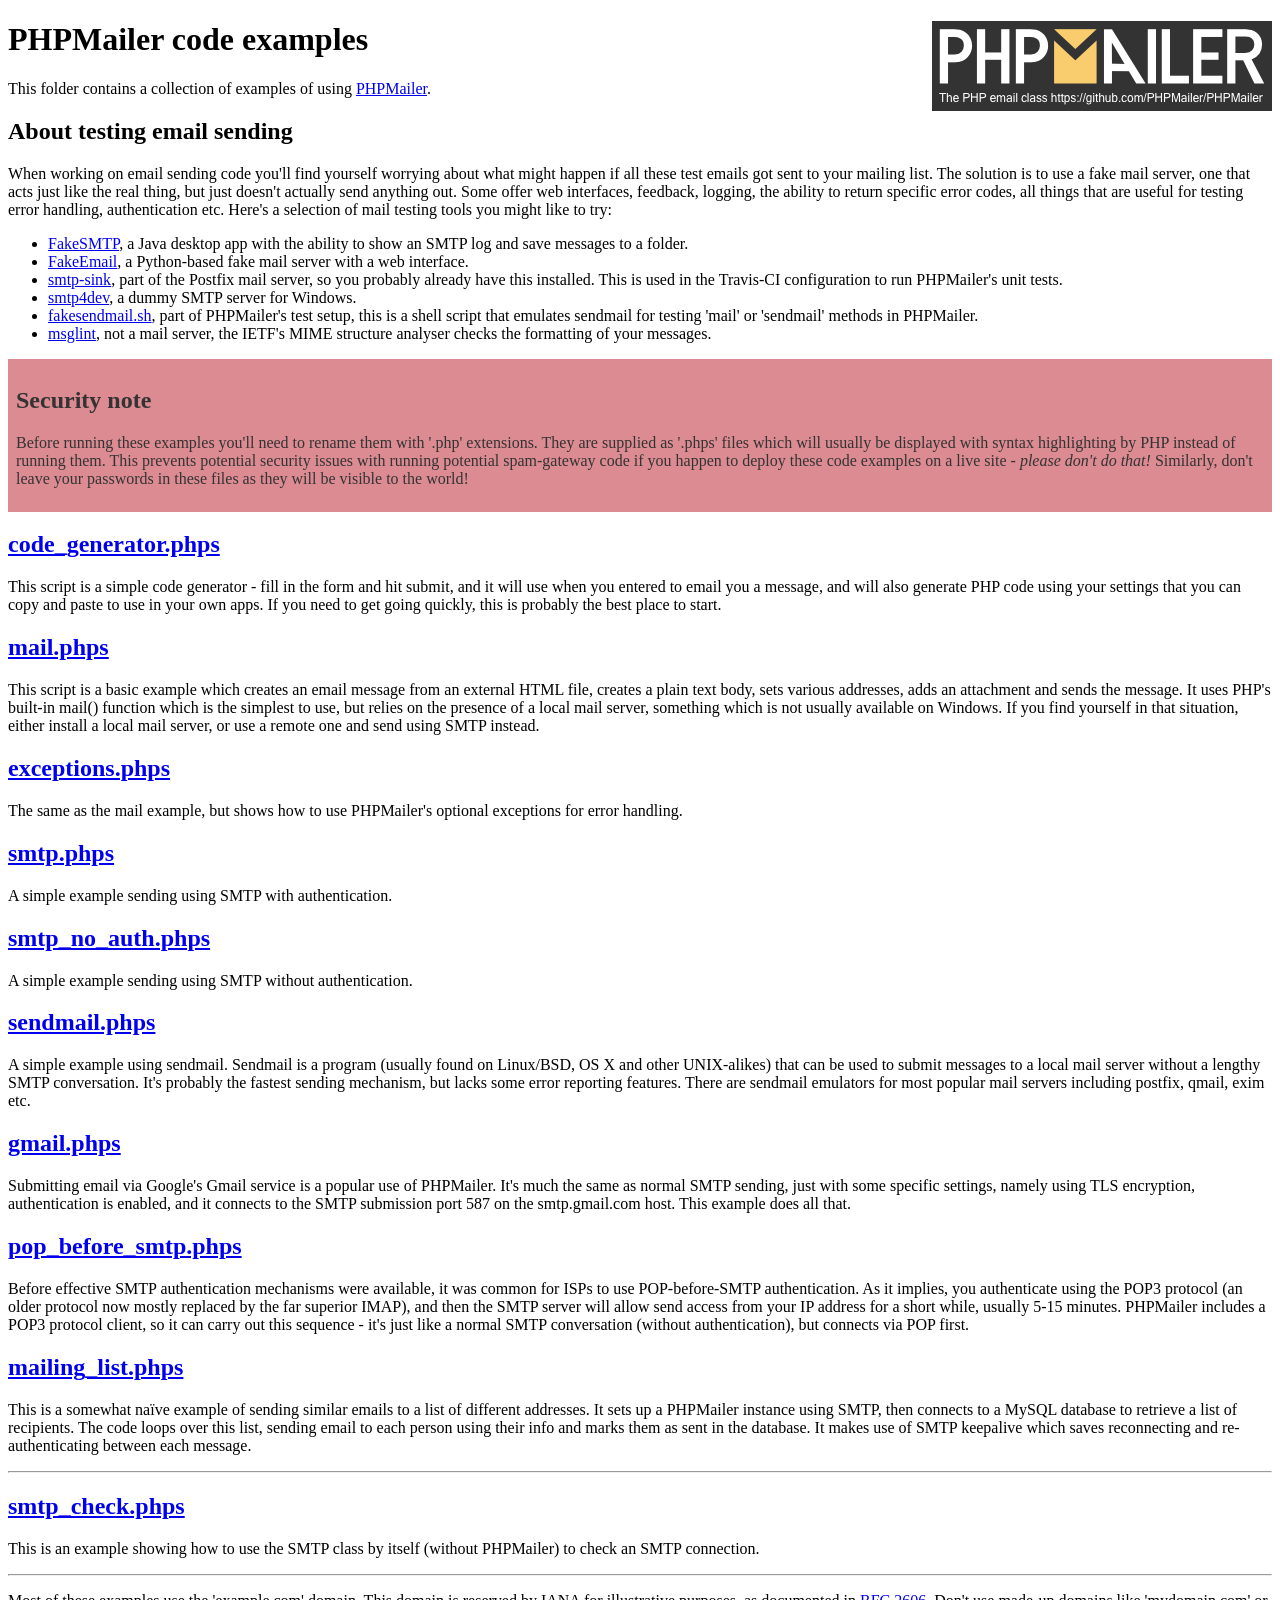
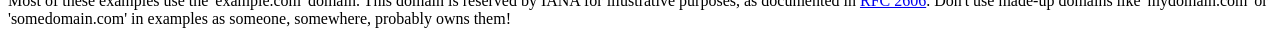
<file: PHPMailer-master/examples/index.html>
<!DOCTYPE html>
<html>
<head>
	<meta charset="UTF-8">
	<title>PHPMailer Examples</title>
</head>
<body>
<h1>PHPMailer code examples<a href="https://github.com/PHPMailer/PHPMailer"><img src="images/phpmailer.png" style="float:right; border:0;" alt="PHPMailer logo"></a></h1>
<p>This folder contains a collection of examples of using <a href="https://github.com/PHPMailer/PHPMailer">PHPMailer</a>.</p>
<h2>About testing email sending</h2>
<p>When working on email sending code you'll find yourself worrying about what might happen if all these test emails got sent to your mailing list. The solution is to use a fake mail server, one that acts just like the real thing, but just doesn't actually send anything out. Some offer web interfaces, feedback, logging, the ability to return specific error codes, all things that are useful for testing error handling, authentication etc. Here's a selection of mail testing tools you might like to try:</p>
<ul>
  <li><a href="https://github.com/Nilhcem/FakeSMTP">FakeSMTP</a>, a Java desktop app with the ability to show an SMTP log and save messages to a folder. </li>
  <li><a href="https://github.com/isotoma/FakeEmail">FakeEmail</a>, a Python-based fake mail server with a web interface.</li>
  <li><a href="http://www.postfix.org/smtp-sink.1.html">smtp-sink</a>, part of the Postfix mail server, so you probably already have this installed. This is used in the Travis-CI configuration to run PHPMailer's unit tests.</li>
  <li><a href="http://smtp4dev.codeplex.com">smtp4dev</a>, a dummy SMTP server for Windows.</li>
  <li><a href="https://github.com/PHPMailer/PHPMailer/blob/master/test/fakesendmail.sh">fakesendmail.sh</a>, part of PHPMailer's test setup, this is a shell script that emulates sendmail for testing 'mail' or 'sendmail' methods in PHPMailer.</li>
  <li><a href="http://tools.ietf.org/tools/msglint/">msglint</a>, not a mail server, the IETF's MIME structure analyser checks the formatting of your messages.</li>
</ul>
<div style="padding: 8px; color: #333333; background-color: #dc8b92">
<h2>Security note</h2>
<p>Before running these examples you'll need to rename them with '.php' extensions. They are supplied as '.phps' files which will usually be displayed with syntax highlighting by PHP instead of running them. This prevents potential security issues with running potential spam-gateway code if you happen to deploy these code examples on a live site - <em>please don't do that!</em> Similarly, don't leave your passwords in these files as they will be visible to the world!</p>
</div>
<h2><a href="code_generator.phps">code_generator.phps</a></h2>
<p>This script is a simple code generator - fill in the form and hit submit, and it will use when you entered to email you a message, and will also generate PHP code using your settings that you can copy and paste to use in your own apps. If you need to get going quickly, this is probably the best place to start.</p>
<h2><a href="mail.phps">mail.phps</a></h2>
<p>This script is a basic example which creates an email message from an external HTML file, creates a plain text body, sets various addresses, adds an attachment and sends the message. It uses PHP's built-in mail() function which is the simplest to use, but relies on the presence of a local mail server, something which is not usually available on Windows. If you find yourself in that situation, either install a local mail server, or use a remote one and send using SMTP instead.</p>
<h2><a href="exceptions.phps">exceptions.phps</a></h2>
<p>The same as the mail example, but shows how to use PHPMailer's optional exceptions for error handling.</p>
<h2><a href="smtp.phps">smtp.phps</a></h2>
<p>A simple example sending using SMTP with authentication.</p>
<h2><a href="smtp_no_auth.phps">smtp_no_auth.phps</a></h2>
<p>A simple example sending using SMTP without authentication.</p>
<h2><a href="sendmail.phps">sendmail.phps</a></h2>
<p>A simple example using sendmail. Sendmail is a program (usually found on Linux/BSD, OS X and other UNIX-alikes) that can be used to submit messages to a local mail server without a lengthy SMTP conversation. It's probably the fastest sending mechanism, but lacks some error reporting features. There are sendmail emulators for most popular mail servers including postfix, qmail, exim etc.</p>
<h2><a href="gmail.phps">gmail.phps</a></h2>
<p>Submitting email via Google's Gmail service is a popular use of PHPMailer. It's much the same as normal SMTP sending, just with some specific settings, namely using TLS encryption, authentication is enabled, and it connects to the SMTP submission port 587 on the smtp.gmail.com host. This example does all that.</p>
<h2><a href="pop_before_smtp.phps">pop_before_smtp.phps</a></h2>
<p>Before effective SMTP authentication mechanisms were available, it was common for ISPs to use POP-before-SMTP authentication. As it implies, you authenticate using the POP3 protocol (an older protocol now mostly replaced by the far superior IMAP), and then the SMTP server will allow send access from your IP address for a short while, usually 5-15 minutes. PHPMailer includes a POP3 protocol client, so it can carry out this sequence - it's just like a normal SMTP conversation (without authentication), but connects via POP first.</p>
<h2><a href="mailing_list.phps">mailing_list.phps</a></h2>
<p>This is a somewhat naïve example of sending similar emails to a list of different addresses. It sets up a PHPMailer instance using SMTP, then connects to a MySQL database to retrieve a list of recipients. The code loops over this list, sending email to each person using their info and marks them as sent in the database. It makes use of SMTP keepalive which saves reconnecting and re-authenticating between each message.</p>
<hr>
<h2><a href="smtp_check.phps">smtp_check.phps</a></h2>
<p>This is an example showing how to use the SMTP class by itself (without PHPMailer) to check an SMTP connection.</p>
<hr>
<p>Most of these examples use the 'example.com' domain. This domain is reserved by IANA for illustrative purposes, as documented in <a href="http://tools.ietf.org/html/rfc2606">RFC 2606</a>. Don't use made-up domains like 'mydomain.com' or 'somedomain.com' in examples as someone, somewhere, probably owns them!</p>
</body>
</html>
</file>
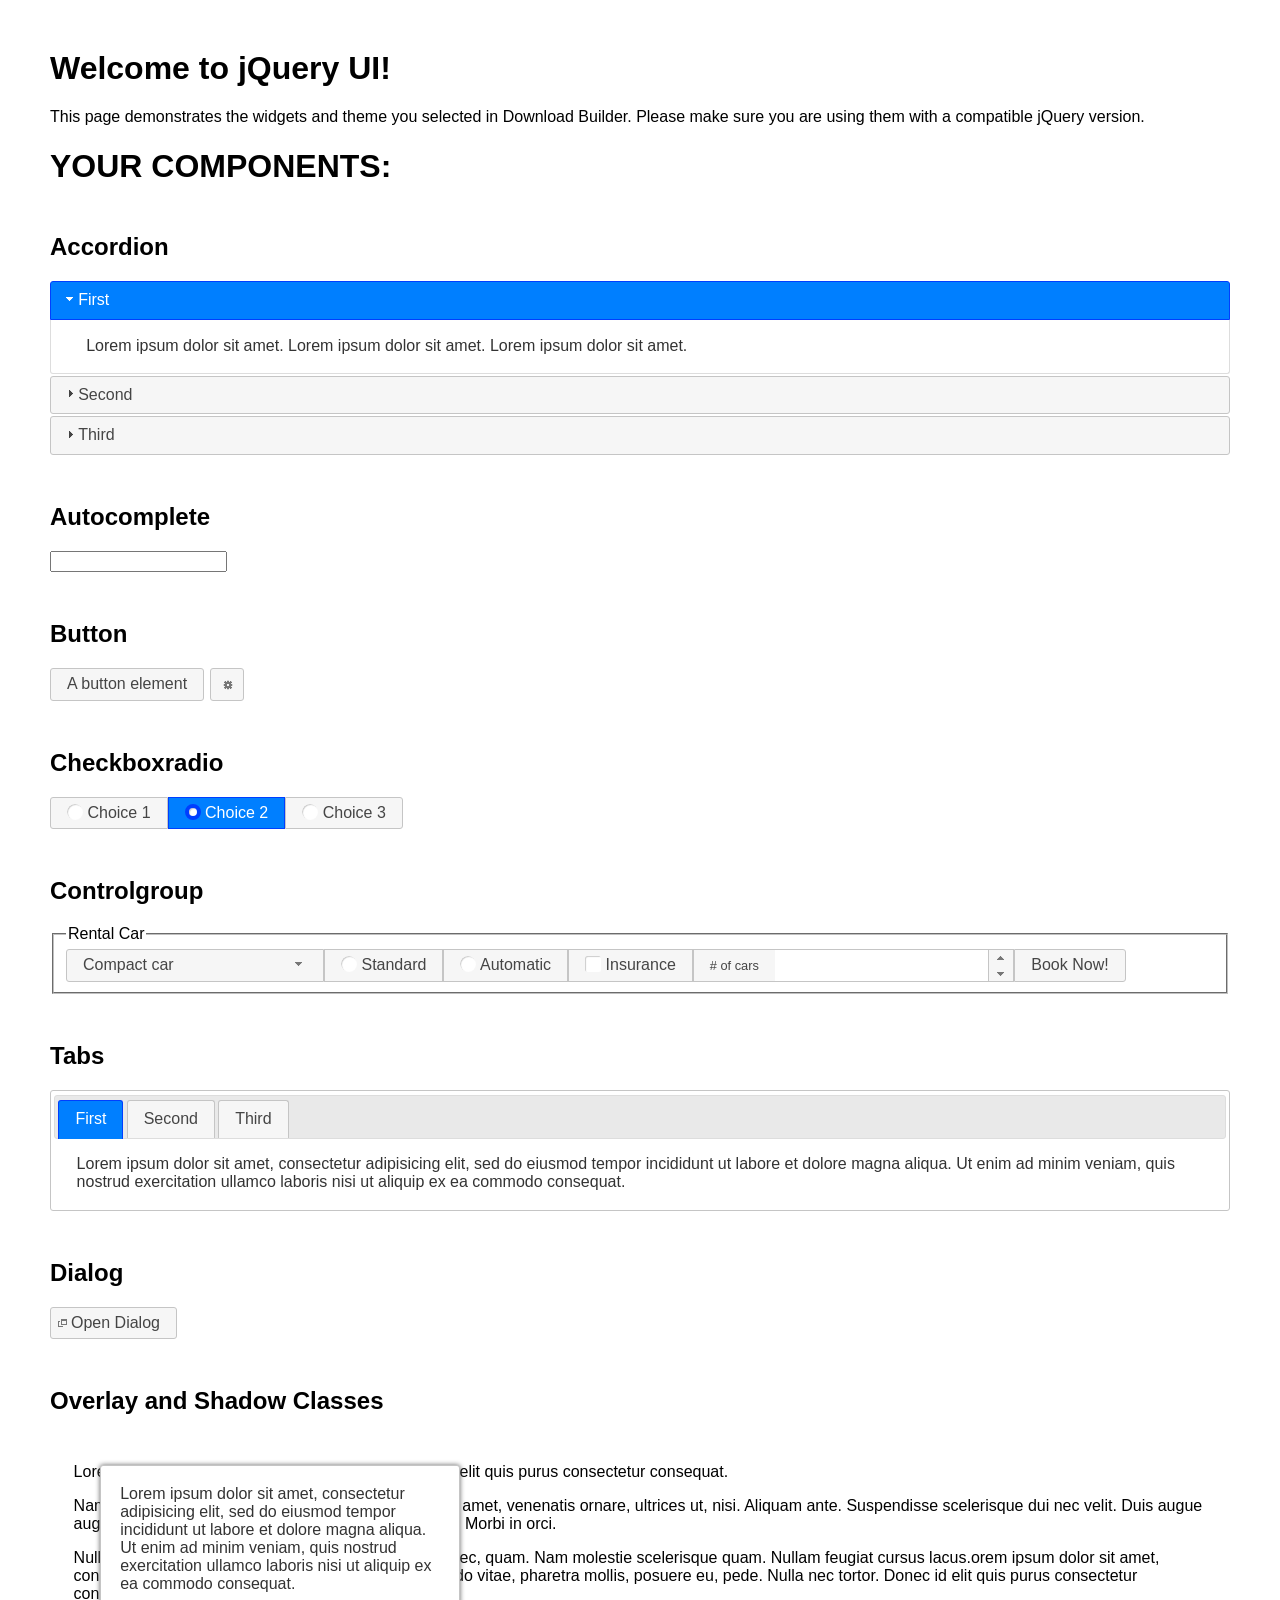
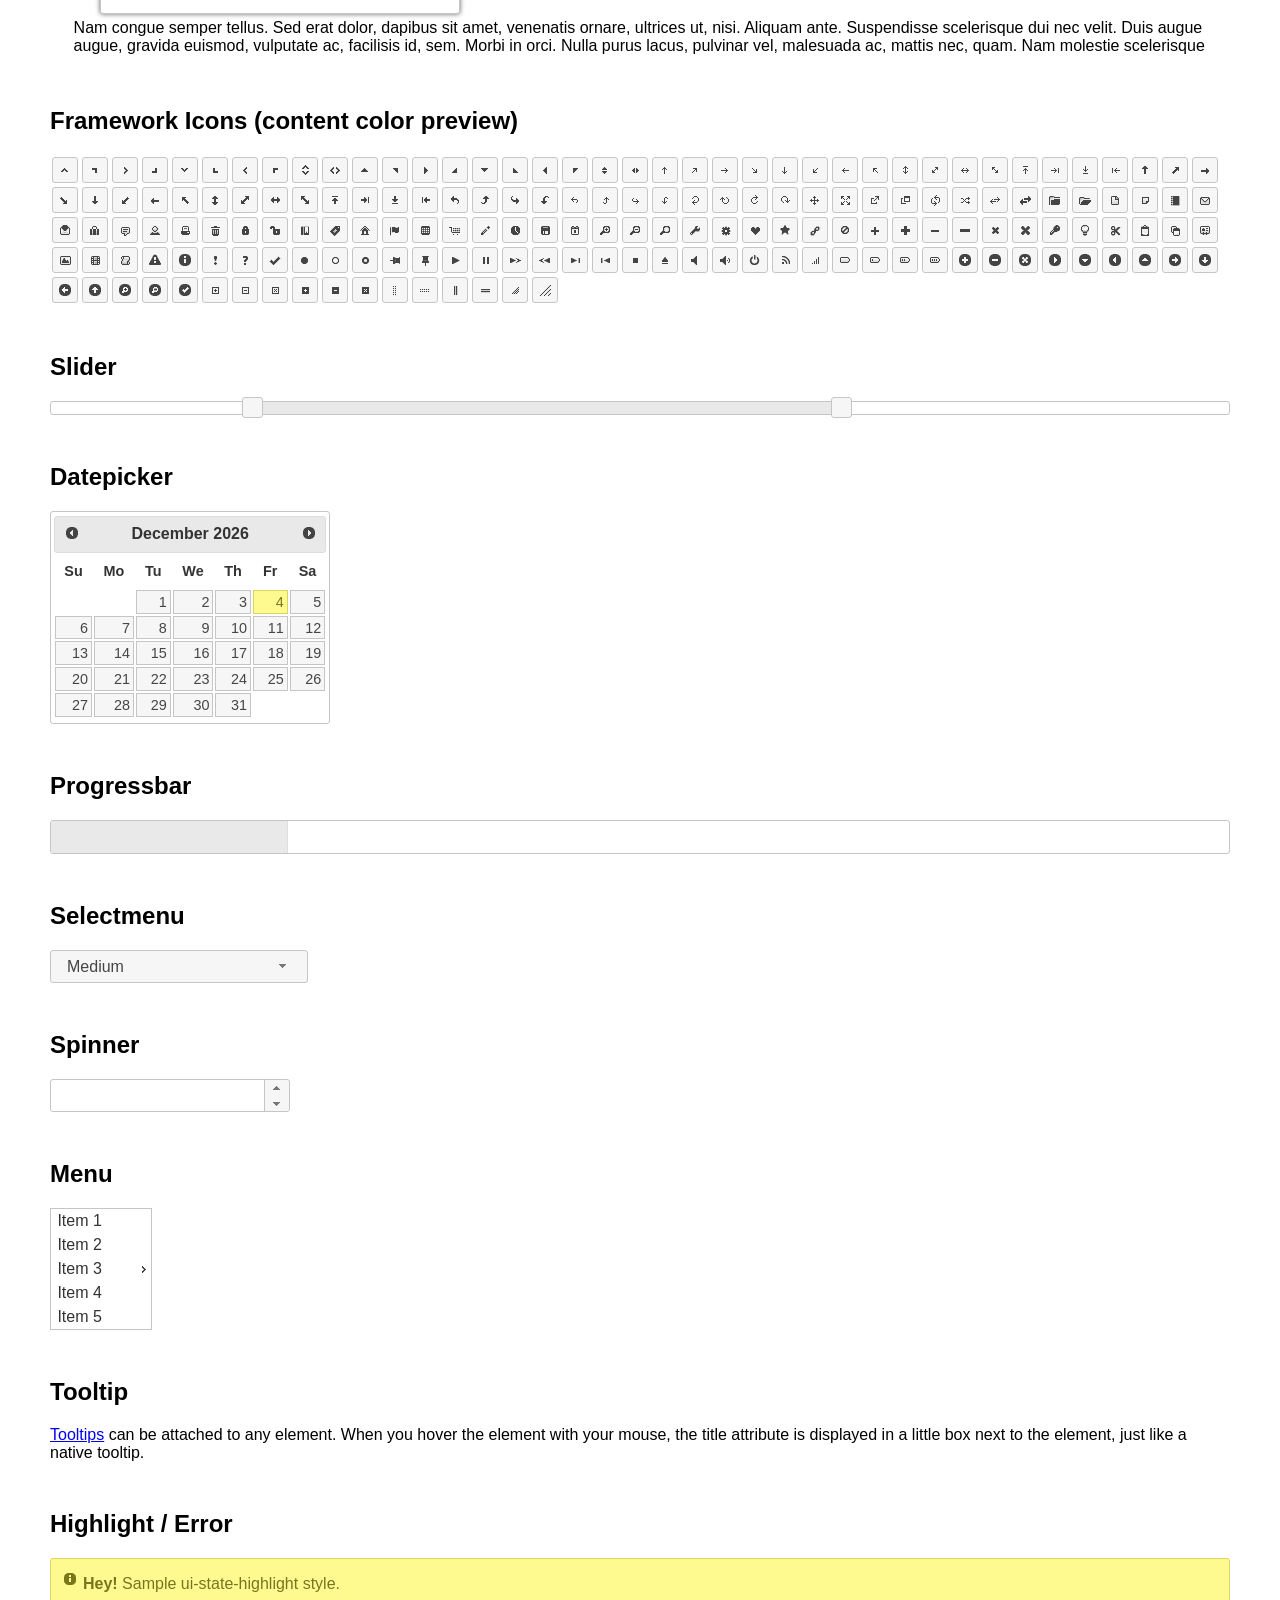
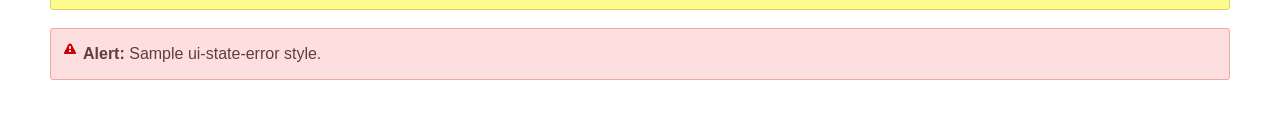
<file: vendor/jqueryui/index.html>
<!doctype html>
<html lang="us">
<head>
	<meta charset="utf-8">
	<title>jQuery UI Example Page</title>
	<link href="jquery-ui.css" rel="stylesheet">
	<style>
	body{
		font-family: "Trebuchet MS", sans-serif;
		margin: 50px;
	}
	.demoHeaders {
		margin-top: 2em;
	}
	#dialog-link {
		padding: .4em 1em .4em 20px;
		text-decoration: none;
		position: relative;
	}
	#dialog-link span.ui-icon {
		margin: 0 5px 0 0;
		position: absolute;
		left: .2em;
		top: 50%;
		margin-top: -8px;
	}
	#icons {
		margin: 0;
		padding: 0;
	}
	#icons li {
		margin: 2px;
		position: relative;
		padding: 4px 0;
		cursor: pointer;
		float: left;
		list-style: none;
	}
	#icons span.ui-icon {
		float: left;
		margin: 0 4px;
	}
	.fakewindowcontain .ui-widget-overlay {
		position: absolute;
	}
	select {
		width: 200px;
	}
	</style>
</head>
<body>

<h1>Welcome to jQuery UI!</h1>

<div class="ui-widget">
	<p>This page demonstrates the widgets and theme you selected in Download Builder. Please make sure you are using them with a compatible jQuery version.</p>
</div>

<h1>YOUR COMPONENTS:</h1>


<!-- Accordion -->
<h2 class="demoHeaders">Accordion</h2>
<div id="accordion">
	<h3>First</h3>
	<div>Lorem ipsum dolor sit amet. Lorem ipsum dolor sit amet. Lorem ipsum dolor sit amet.</div>
	<h3>Second</h3>
	<div>Phasellus mattis tincidunt nibh.</div>
	<h3>Third</h3>
	<div>Nam dui erat, auctor a, dignissim quis.</div>
</div>



<!-- Autocomplete -->
<h2 class="demoHeaders">Autocomplete</h2>
<div>
	<input id="autocomplete" title="type &quot;a&quot;">
</div>



<!-- Button -->
<h2 class="demoHeaders">Button</h2>
<button id="button">A button element</button>
<button id="button-icon">An icon-only button</button>



<!-- Checkboxradio -->
<h2 class="demoHeaders">Checkboxradio</h2>
<form style="margin-top: 1em;">
	<div id="radioset">
		<input type="radio" id="radio1" name="radio"><label for="radio1">Choice 1</label>
		<input type="radio" id="radio2" name="radio" checked="checked"><label for="radio2">Choice 2</label>
		<input type="radio" id="radio3" name="radio"><label for="radio3">Choice 3</label>
	</div>
</form>



<!-- Controlgroup -->
<h2 class="demoHeaders">Controlgroup</h2>
<fieldset>
	<legend>Rental Car</legend>
	<div id="controlgroup">
		<select id="car-type">
			<option>Compact car</option>
			<option>Midsize car</option>
			<option>Full size car</option>
			<option>SUV</option>
			<option>Luxury</option>
			<option>Truck</option>
			<option>Van</option>
		</select>
		<label for="transmission-standard">Standard</label>
		<input type="radio" name="transmission" id="transmission-standard">
		<label for="transmission-automatic">Automatic</label>
		<input type="radio" name="transmission" id="transmission-automatic">
		<label for="insurance">Insurance</label>
		<input type="checkbox" name="insurance" id="insurance">
		<label for="horizontal-spinner" class="ui-controlgroup-label"># of cars</label>
		<input id="horizontal-spinner" class="ui-spinner-input">
		<button>Book Now!</button>
	</div>
</fieldset>



<!-- Tabs -->
<h2 class="demoHeaders">Tabs</h2>
<div id="tabs">
	<ul>
		<li><a href="#tabs-1">First</a></li>
		<li><a href="#tabs-2">Second</a></li>
		<li><a href="#tabs-3">Third</a></li>
	</ul>
	<div id="tabs-1">Lorem ipsum dolor sit amet, consectetur adipisicing elit, sed do eiusmod tempor incididunt ut labore et dolore magna aliqua. Ut enim ad minim veniam, quis nostrud exercitation ullamco laboris nisi ut aliquip ex ea commodo consequat.</div>
	<div id="tabs-2">Phasellus mattis tincidunt nibh. Cras orci urna, blandit id, pretium vel, aliquet ornare, felis. Maecenas scelerisque sem non nisl. Fusce sed lorem in enim dictum bibendum.</div>
	<div id="tabs-3">Nam dui erat, auctor a, dignissim quis, sollicitudin eu, felis. Pellentesque nisi urna, interdum eget, sagittis et, consequat vestibulum, lacus. Mauris porttitor ullamcorper augue.</div>
</div>



<h2 class="demoHeaders">Dialog</h2>
<p>
	<button id="dialog-link" class="ui-button ui-corner-all ui-widget">
		<span class="ui-icon ui-icon-newwin"></span>Open Dialog
	</button>
</p>

<h2 class="demoHeaders">Overlay and Shadow Classes</h2>
<div style="position: relative; width: 96%; height: 200px; padding:1% 2%; overflow:hidden;" class="fakewindowcontain">
	<p>Lorem ipsum dolor sit amet,  Nulla nec tortor. Donec id elit quis purus consectetur consequat. </p><p>Nam congue semper tellus. Sed erat dolor, dapibus sit amet, venenatis ornare, ultrices ut, nisi. Aliquam ante. Suspendisse scelerisque dui nec velit. Duis augue augue, gravida euismod, vulputate ac, facilisis id, sem. Morbi in orci. </p><p>Nulla purus lacus, pulvinar vel, malesuada ac, mattis nec, quam. Nam molestie scelerisque quam. Nullam feugiat cursus lacus.orem ipsum dolor sit amet, consectetur adipiscing elit. Donec libero risus, commodo vitae, pharetra mollis, posuere eu, pede. Nulla nec tortor. Donec id elit quis purus consectetur consequat. </p><p>Nam congue semper tellus. Sed erat dolor, dapibus sit amet, venenatis ornare, ultrices ut, nisi. Aliquam ante. Suspendisse scelerisque dui nec velit. Duis augue augue, gravida euismod, vulputate ac, facilisis id, sem. Morbi in orci. Nulla purus lacus, pulvinar vel, malesuada ac, mattis nec, quam. Nam molestie scelerisque quam. </p><p>Nullam feugiat cursus lacus.orem ipsum dolor sit amet, consectetur adipiscing elit. Donec libero risus, commodo vitae, pharetra mollis, posuere eu, pede. Nulla nec tortor. Donec id elit quis purus consectetur consequat. Nam congue semper tellus. Sed erat dolor, dapibus sit amet, venenatis ornare, ultrices ut, nisi. Aliquam ante. </p><p>Suspendisse scelerisque dui nec velit. Duis augue augue, gravida euismod, vulputate ac, facilisis id, sem. Morbi in orci. Nulla purus lacus, pulvinar vel, malesuada ac, mattis nec, quam. Nam molestie scelerisque quam. Nullam feugiat cursus lacus.orem ipsum dolor sit amet, consectetur adipiscing elit. Donec libero risus, commodo vitae, pharetra mollis, posuere eu, pede. Nulla nec tortor. Donec id elit quis purus consectetur consequat. Nam congue semper tellus. Sed erat dolor, dapibus sit amet, venenatis ornare, ultrices ut, nisi. </p>

	<!-- ui-dialog -->
	<div class="ui-widget-overlay ui-front"></div>
	<div style="position: absolute; width: 320px; left: 50px; top: 30px; padding: 1.2em" class="ui-widget ui-front ui-widget-content ui-corner-all ui-widget-shadow">
		Lorem ipsum dolor sit amet, consectetur adipisicing elit, sed do eiusmod tempor incididunt ut labore et dolore magna aliqua. Ut enim ad minim veniam, quis nostrud exercitation ullamco laboris nisi ut aliquip ex ea commodo consequat.
	</div>

</div>

<!-- ui-dialog -->
<div id="dialog" title="Dialog Title">
	<p>Lorem ipsum dolor sit amet, consectetur adipisicing elit, sed do eiusmod tempor incididunt ut labore et dolore magna aliqua. Ut enim ad minim veniam, quis nostrud exercitation ullamco laboris nisi ut aliquip ex ea commodo consequat.</p>
</div>



<h2 class="demoHeaders">Framework Icons (content color preview)</h2>
<ul id="icons" class="ui-widget ui-helper-clearfix">
	<li class="ui-state-default ui-corner-all" title=".ui-icon-caret-1-n"><span class="ui-icon ui-icon-caret-1-n"></span></li>
	<li class="ui-state-default ui-corner-all" title=".ui-icon-caret-1-ne"><span class="ui-icon ui-icon-caret-1-ne"></span></li>
	<li class="ui-state-default ui-corner-all" title=".ui-icon-caret-1-e"><span class="ui-icon ui-icon-caret-1-e"></span></li>
	<li class="ui-state-default ui-corner-all" title=".ui-icon-caret-1-se"><span class="ui-icon ui-icon-caret-1-se"></span></li>
	<li class="ui-state-default ui-corner-all" title=".ui-icon-caret-1-s"><span class="ui-icon ui-icon-caret-1-s"></span></li>
	<li class="ui-state-default ui-corner-all" title=".ui-icon-caret-1-sw"><span class="ui-icon ui-icon-caret-1-sw"></span></li>
	<li class="ui-state-default ui-corner-all" title=".ui-icon-caret-1-w"><span class="ui-icon ui-icon-caret-1-w"></span></li>
	<li class="ui-state-default ui-corner-all" title=".ui-icon-caret-1-nw"><span class="ui-icon ui-icon-caret-1-nw"></span></li>
	<li class="ui-state-default ui-corner-all" title=".ui-icon-caret-2-n-s"><span class="ui-icon ui-icon-caret-2-n-s"></span></li>
	<li class="ui-state-default ui-corner-all" title=".ui-icon-caret-2-e-w"><span class="ui-icon ui-icon-caret-2-e-w"></span></li>
	<li class="ui-state-default ui-corner-all" title=".ui-icon-triangle-1-n"><span class="ui-icon ui-icon-triangle-1-n"></span></li>
	<li class="ui-state-default ui-corner-all" title=".ui-icon-triangle-1-ne"><span class="ui-icon ui-icon-triangle-1-ne"></span></li>
	<li class="ui-state-default ui-corner-all" title=".ui-icon-triangle-1-e"><span class="ui-icon ui-icon-triangle-1-e"></span></li>
	<li class="ui-state-default ui-corner-all" title=".ui-icon-triangle-1-se"><span class="ui-icon ui-icon-triangle-1-se"></span></li>
	<li class="ui-state-default ui-corner-all" title=".ui-icon-triangle-1-s"><span class="ui-icon ui-icon-triangle-1-s"></span></li>
	<li class="ui-state-default ui-corner-all" title=".ui-icon-triangle-1-sw"><span class="ui-icon ui-icon-triangle-1-sw"></span></li>
	<li class="ui-state-default ui-corner-all" title=".ui-icon-triangle-1-w"><span class="ui-icon ui-icon-triangle-1-w"></span></li>
	<li class="ui-state-default ui-corner-all" title=".ui-icon-triangle-1-nw"><span class="ui-icon ui-icon-triangle-1-nw"></span></li>
	<li class="ui-state-default ui-corner-all" title=".ui-icon-triangle-2-n-s"><span class="ui-icon ui-icon-triangle-2-n-s"></span></li>
	<li class="ui-state-default ui-corner-all" title=".ui-icon-triangle-2-e-w"><span class="ui-icon ui-icon-triangle-2-e-w"></span></li>
	<li class="ui-state-default ui-corner-all" title=".ui-icon-arrow-1-n"><span class="ui-icon ui-icon-arrow-1-n"></span></li>
	<li class="ui-state-default ui-corner-all" title=".ui-icon-arrow-1-ne"><span class="ui-icon ui-icon-arrow-1-ne"></span></li>
	<li class="ui-state-default ui-corner-all" title=".ui-icon-arrow-1-e"><span class="ui-icon ui-icon-arrow-1-e"></span></li>
	<li class="ui-state-default ui-corner-all" title=".ui-icon-arrow-1-se"><span class="ui-icon ui-icon-arrow-1-se"></span></li>
	<li class="ui-state-default ui-corner-all" title=".ui-icon-arrow-1-s"><span class="ui-icon ui-icon-arrow-1-s"></span></li>
	<li class="ui-state-default ui-corner-all" title=".ui-icon-arrow-1-sw"><span class="ui-icon ui-icon-arrow-1-sw"></span></li>
	<li class="ui-state-default ui-corner-all" title=".ui-icon-arrow-1-w"><span class="ui-icon ui-icon-arrow-1-w"></span></li>
	<li class="ui-state-default ui-corner-all" title=".ui-icon-arrow-1-nw"><span class="ui-icon ui-icon-arrow-1-nw"></span></li>
	<li class="ui-state-default ui-corner-all" title=".ui-icon-arrow-2-n-s"><span class="ui-icon ui-icon-arrow-2-n-s"></span></li>
	<li class="ui-state-default ui-corner-all" title=".ui-icon-arrow-2-ne-sw"><span class="ui-icon ui-icon-arrow-2-ne-sw"></span></li>
	<li class="ui-state-default ui-corner-all" title=".ui-icon-arrow-2-e-w"><span class="ui-icon ui-icon-arrow-2-e-w"></span></li>
	<li class="ui-state-default ui-corner-all" title=".ui-icon-arrow-2-se-nw"><span class="ui-icon ui-icon-arrow-2-se-nw"></span></li>
	<li class="ui-state-default ui-corner-all" title=".ui-icon-arrowstop-1-n"><span class="ui-icon ui-icon-arrowstop-1-n"></span></li>
	<li class="ui-state-default ui-corner-all" title=".ui-icon-arrowstop-1-e"><span class="ui-icon ui-icon-arrowstop-1-e"></span></li>
	<li class="ui-state-default ui-corner-all" title=".ui-icon-arrowstop-1-s"><span class="ui-icon ui-icon-arrowstop-1-s"></span></li>
	<li class="ui-state-default ui-corner-all" title=".ui-icon-arrowstop-1-w"><span class="ui-icon ui-icon-arrowstop-1-w"></span></li>
	<li class="ui-state-default ui-corner-all" title=".ui-icon-arrowthick-1-n"><span class="ui-icon ui-icon-arrowthick-1-n"></span></li>
	<li class="ui-state-default ui-corner-all" title=".ui-icon-arrowthick-1-ne"><span class="ui-icon ui-icon-arrowthick-1-ne"></span></li>
	<li class="ui-state-default ui-corner-all" title=".ui-icon-arrowthick-1-e"><span class="ui-icon ui-icon-arrowthick-1-e"></span></li>
	<li class="ui-state-default ui-corner-all" title=".ui-icon-arrowthick-1-se"><span class="ui-icon ui-icon-arrowthick-1-se"></span></li>
	<li class="ui-state-default ui-corner-all" title=".ui-icon-arrowthick-1-s"><span class="ui-icon ui-icon-arrowthick-1-s"></span></li>
	<li class="ui-state-default ui-corner-all" title=".ui-icon-arrowthick-1-sw"><span class="ui-icon ui-icon-arrowthick-1-sw"></span></li>
	<li class="ui-state-default ui-corner-all" title=".ui-icon-arrowthick-1-w"><span class="ui-icon ui-icon-arrowthick-1-w"></span></li>
	<li class="ui-state-default ui-corner-all" title=".ui-icon-arrowthick-1-nw"><span class="ui-icon ui-icon-arrowthick-1-nw"></span></li>
	<li class="ui-state-default ui-corner-all" title=".ui-icon-arrowthick-2-n-s"><span class="ui-icon ui-icon-arrowthick-2-n-s"></span></li>
	<li class="ui-state-default ui-corner-all" title=".ui-icon-arrowthick-2-ne-sw"><span class="ui-icon ui-icon-arrowthick-2-ne-sw"></span></li>
	<li class="ui-state-default ui-corner-all" title=".ui-icon-arrowthick-2-e-w"><span class="ui-icon ui-icon-arrowthick-2-e-w"></span></li>
	<li class="ui-state-default ui-corner-all" title=".ui-icon-arrowthick-2-se-nw"><span class="ui-icon ui-icon-arrowthick-2-se-nw"></span></li>
	<li class="ui-state-default ui-corner-all" title=".ui-icon-arrowthickstop-1-n"><span class="ui-icon ui-icon-arrowthickstop-1-n"></span></li>
	<li class="ui-state-default ui-corner-all" title=".ui-icon-arrowthickstop-1-e"><span class="ui-icon ui-icon-arrowthickstop-1-e"></span></li>
	<li class="ui-state-default ui-corner-all" title=".ui-icon-arrowthickstop-1-s"><span class="ui-icon ui-icon-arrowthickstop-1-s"></span></li>
	<li class="ui-state-default ui-corner-all" title=".ui-icon-arrowthickstop-1-w"><span class="ui-icon ui-icon-arrowthickstop-1-w"></span></li>
	<li class="ui-state-default ui-corner-all" title=".ui-icon-arrowreturnthick-1-w"><span class="ui-icon ui-icon-arrowreturnthick-1-w"></span></li>
	<li class="ui-state-default ui-corner-all" title=".ui-icon-arrowreturnthick-1-n"><span class="ui-icon ui-icon-arrowreturnthick-1-n"></span></li>
	<li class="ui-state-default ui-corner-all" title=".ui-icon-arrowreturnthick-1-e"><span class="ui-icon ui-icon-arrowreturnthick-1-e"></span></li>
	<li class="ui-state-default ui-corner-all" title=".ui-icon-arrowreturnthick-1-s"><span class="ui-icon ui-icon-arrowreturnthick-1-s"></span></li>
	<li class="ui-state-default ui-corner-all" title=".ui-icon-arrowreturn-1-w"><span class="ui-icon ui-icon-arrowreturn-1-w"></span></li>
	<li class="ui-state-default ui-corner-all" title=".ui-icon-arrowreturn-1-n"><span class="ui-icon ui-icon-arrowreturn-1-n"></span></li>
	<li class="ui-state-default ui-corner-all" title=".ui-icon-arrowreturn-1-e"><span class="ui-icon ui-icon-arrowreturn-1-e"></span></li>
	<li class="ui-state-default ui-corner-all" title=".ui-icon-arrowreturn-1-s"><span class="ui-icon ui-icon-arrowreturn-1-s"></span></li>
	<li class="ui-state-default ui-corner-all" title=".ui-icon-arrowrefresh-1-w"><span class="ui-icon ui-icon-arrowrefresh-1-w"></span></li>
	<li class="ui-state-default ui-corner-all" title=".ui-icon-arrowrefresh-1-n"><span class="ui-icon ui-icon-arrowrefresh-1-n"></span></li>
	<li class="ui-state-default ui-corner-all" title=".ui-icon-arrowrefresh-1-e"><span class="ui-icon ui-icon-arrowrefresh-1-e"></span></li>
	<li class="ui-state-default ui-corner-all" title=".ui-icon-arrowrefresh-1-s"><span class="ui-icon ui-icon-arrowrefresh-1-s"></span></li>
	<li class="ui-state-default ui-corner-all" title=".ui-icon-arrow-4"><span class="ui-icon ui-icon-arrow-4"></span></li>
	<li class="ui-state-default ui-corner-all" title=".ui-icon-arrow-4-diag"><span class="ui-icon ui-icon-arrow-4-diag"></span></li>
	<li class="ui-state-default ui-corner-all" title=".ui-icon-extlink"><span class="ui-icon ui-icon-extlink"></span></li>
	<li class="ui-state-default ui-corner-all" title=".ui-icon-newwin"><span class="ui-icon ui-icon-newwin"></span></li>
	<li class="ui-state-default ui-corner-all" title=".ui-icon-refresh"><span class="ui-icon ui-icon-refresh"></span></li>
	<li class="ui-state-default ui-corner-all" title=".ui-icon-shuffle"><span class="ui-icon ui-icon-shuffle"></span></li>
	<li class="ui-state-default ui-corner-all" title=".ui-icon-transfer-e-w"><span class="ui-icon ui-icon-transfer-e-w"></span></li>
	<li class="ui-state-default ui-corner-all" title=".ui-icon-transferthick-e-w"><span class="ui-icon ui-icon-transferthick-e-w"></span></li>
	<li class="ui-state-default ui-corner-all" title=".ui-icon-folder-collapsed"><span class="ui-icon ui-icon-folder-collapsed"></span></li>
	<li class="ui-state-default ui-corner-all" title=".ui-icon-folder-open"><span class="ui-icon ui-icon-folder-open"></span></li>
	<li class="ui-state-default ui-corner-all" title=".ui-icon-document"><span class="ui-icon ui-icon-document"></span></li>
	<li class="ui-state-default ui-corner-all" title=".ui-icon-document-b"><span class="ui-icon ui-icon-document-b"></span></li>
	<li class="ui-state-default ui-corner-all" title=".ui-icon-note"><span class="ui-icon ui-icon-note"></span></li>
	<li class="ui-state-default ui-corner-all" title=".ui-icon-mail-closed"><span class="ui-icon ui-icon-mail-closed"></span></li>
	<li class="ui-state-default ui-corner-all" title=".ui-icon-mail-open"><span class="ui-icon ui-icon-mail-open"></span></li>
	<li class="ui-state-default ui-corner-all" title=".ui-icon-suitcase"><span class="ui-icon ui-icon-suitcase"></span></li>
	<li class="ui-state-default ui-corner-all" title=".ui-icon-comment"><span class="ui-icon ui-icon-comment"></span></li>
	<li class="ui-state-default ui-corner-all" title=".ui-icon-person"><span class="ui-icon ui-icon-person"></span></li>
	<li class="ui-state-default ui-corner-all" title=".ui-icon-print"><span class="ui-icon ui-icon-print"></span></li>
	<li class="ui-state-default ui-corner-all" title=".ui-icon-trash"><span class="ui-icon ui-icon-trash"></span></li>
	<li class="ui-state-default ui-corner-all" title=".ui-icon-locked"><span class="ui-icon ui-icon-locked"></span></li>
	<li class="ui-state-default ui-corner-all" title=".ui-icon-unlocked"><span class="ui-icon ui-icon-unlocked"></span></li>
	<li class="ui-state-default ui-corner-all" title=".ui-icon-bookmark"><span class="ui-icon ui-icon-bookmark"></span></li>
	<li class="ui-state-default ui-corner-all" title=".ui-icon-tag"><span class="ui-icon ui-icon-tag"></span></li>
	<li class="ui-state-default ui-corner-all" title=".ui-icon-home"><span class="ui-icon ui-icon-home"></span></li>
	<li class="ui-state-default ui-corner-all" title=".ui-icon-flag"><span class="ui-icon ui-icon-flag"></span></li>
	<li class="ui-state-default ui-corner-all" title=".ui-icon-calculator"><span class="ui-icon ui-icon-calculator"></span></li>
	<li class="ui-state-default ui-corner-all" title=".ui-icon-cart"><span class="ui-icon ui-icon-cart"></span></li>
	<li class="ui-state-default ui-corner-all" title=".ui-icon-pencil"><span class="ui-icon ui-icon-pencil"></span></li>
	<li class="ui-state-default ui-corner-all" title=".ui-icon-clock"><span class="ui-icon ui-icon-clock"></span></li>
	<li class="ui-state-default ui-corner-all" title=".ui-icon-disk"><span class="ui-icon ui-icon-disk"></span></li>
	<li class="ui-state-default ui-corner-all" title=".ui-icon-calendar"><span class="ui-icon ui-icon-calendar"></span></li>
	<li class="ui-state-default ui-corner-all" title=".ui-icon-zoomin"><span class="ui-icon ui-icon-zoomin"></span></li>
	<li class="ui-state-default ui-corner-all" title=".ui-icon-zoomout"><span class="ui-icon ui-icon-zoomout"></span></li>
	<li class="ui-state-default ui-corner-all" title=".ui-icon-search"><span class="ui-icon ui-icon-search"></span></li>
	<li class="ui-state-default ui-corner-all" title=".ui-icon-wrench"><span class="ui-icon ui-icon-wrench"></span></li>
	<li class="ui-state-default ui-corner-all" title=".ui-icon-gear"><span class="ui-icon ui-icon-gear"></span></li>
	<li class="ui-state-default ui-corner-all" title=".ui-icon-heart"><span class="ui-icon ui-icon-heart"></span></li>
	<li class="ui-state-default ui-corner-all" title=".ui-icon-star"><span class="ui-icon ui-icon-star"></span></li>
	<li class="ui-state-default ui-corner-all" title=".ui-icon-link"><span class="ui-icon ui-icon-link"></span></li>
	<li class="ui-state-default ui-corner-all" title=".ui-icon-cancel"><span class="ui-icon ui-icon-cancel"></span></li>
	<li class="ui-state-default ui-corner-all" title=".ui-icon-plus"><span class="ui-icon ui-icon-plus"></span></li>
	<li class="ui-state-default ui-corner-all" title=".ui-icon-plusthick"><span class="ui-icon ui-icon-plusthick"></span></li>
	<li class="ui-state-default ui-corner-all" title=".ui-icon-minus"><span class="ui-icon ui-icon-minus"></span></li>
	<li class="ui-state-default ui-corner-all" title=".ui-icon-minusthick"><span class="ui-icon ui-icon-minusthick"></span></li>
	<li class="ui-state-default ui-corner-all" title=".ui-icon-close"><span class="ui-icon ui-icon-close"></span></li>
	<li class="ui-state-default ui-corner-all" title=".ui-icon-closethick"><span class="ui-icon ui-icon-closethick"></span></li>
	<li class="ui-state-default ui-corner-all" title=".ui-icon-key"><span class="ui-icon ui-icon-key"></span></li>
	<li class="ui-state-default ui-corner-all" title=".ui-icon-lightbulb"><span class="ui-icon ui-icon-lightbulb"></span></li>
	<li class="ui-state-default ui-corner-all" title=".ui-icon-scissors"><span class="ui-icon ui-icon-scissors"></span></li>
	<li class="ui-state-default ui-corner-all" title=".ui-icon-clipboard"><span class="ui-icon ui-icon-clipboard"></span></li>
	<li class="ui-state-default ui-corner-all" title=".ui-icon-copy"><span class="ui-icon ui-icon-copy"></span></li>
	<li class="ui-state-default ui-corner-all" title=".ui-icon-contact"><span class="ui-icon ui-icon-contact"></span></li>
	<li class="ui-state-default ui-corner-all" title=".ui-icon-image"><span class="ui-icon ui-icon-image"></span></li>
	<li class="ui-state-default ui-corner-all" title=".ui-icon-video"><span class="ui-icon ui-icon-video"></span></li>
	<li class="ui-state-default ui-corner-all" title=".ui-icon-script"><span class="ui-icon ui-icon-script"></span></li>
	<li class="ui-state-default ui-corner-all" title=".ui-icon-alert"><span class="ui-icon ui-icon-alert"></span></li>
	<li class="ui-state-default ui-corner-all" title=".ui-icon-info"><span class="ui-icon ui-icon-info"></span></li>
	<li class="ui-state-default ui-corner-all" title=".ui-icon-notice"><span class="ui-icon ui-icon-notice"></span></li>
	<li class="ui-state-default ui-corner-all" title=".ui-icon-help"><span class="ui-icon ui-icon-help"></span></li>
	<li class="ui-state-default ui-corner-all" title=".ui-icon-check"><span class="ui-icon ui-icon-check"></span></li>
	<li class="ui-state-default ui-corner-all" title=".ui-icon-bullet"><span class="ui-icon ui-icon-bullet"></span></li>
	<li class="ui-state-default ui-corner-all" title=".ui-icon-radio-off"><span class="ui-icon ui-icon-radio-off"></span></li>
	<li class="ui-state-default ui-corner-all" title=".ui-icon-radio-on"><span class="ui-icon ui-icon-radio-on"></span></li>
	<li class="ui-state-default ui-corner-all" title=".ui-icon-pin-w"><span class="ui-icon ui-icon-pin-w"></span></li>
	<li class="ui-state-default ui-corner-all" title=".ui-icon-pin-s"><span class="ui-icon ui-icon-pin-s"></span></li>
	<li class="ui-state-default ui-corner-all" title=".ui-icon-play"><span class="ui-icon ui-icon-play"></span></li>
	<li class="ui-state-default ui-corner-all" title=".ui-icon-pause"><span class="ui-icon ui-icon-pause"></span></li>
	<li class="ui-state-default ui-corner-all" title=".ui-icon-seek-next"><span class="ui-icon ui-icon-seek-next"></span></li>
	<li class="ui-state-default ui-corner-all" title=".ui-icon-seek-prev"><span class="ui-icon ui-icon-seek-prev"></span></li>
	<li class="ui-state-default ui-corner-all" title=".ui-icon-seek-end"><span class="ui-icon ui-icon-seek-end"></span></li>
	<li class="ui-state-default ui-corner-all" title=".ui-icon-seek-first"><span class="ui-icon ui-icon-seek-first"></span></li>
	<li class="ui-state-default ui-corner-all" title=".ui-icon-stop"><span class="ui-icon ui-icon-stop"></span></li>
	<li class="ui-state-default ui-corner-all" title=".ui-icon-eject"><span class="ui-icon ui-icon-eject"></span></li>
	<li class="ui-state-default ui-corner-all" title=".ui-icon-volume-off"><span class="ui-icon ui-icon-volume-off"></span></li>
	<li class="ui-state-default ui-corner-all" title=".ui-icon-volume-on"><span class="ui-icon ui-icon-volume-on"></span></li>
	<li class="ui-state-default ui-corner-all" title=".ui-icon-power"><span class="ui-icon ui-icon-power"></span></li>
	<li class="ui-state-default ui-corner-all" title=".ui-icon-signal-diag"><span class="ui-icon ui-icon-signal-diag"></span></li>
	<li class="ui-state-default ui-corner-all" title=".ui-icon-signal"><span class="ui-icon ui-icon-signal"></span></li>
	<li class="ui-state-default ui-corner-all" title=".ui-icon-battery-0"><span class="ui-icon ui-icon-battery-0"></span></li>
	<li class="ui-state-default ui-corner-all" title=".ui-icon-battery-1"><span class="ui-icon ui-icon-battery-1"></span></li>
	<li class="ui-state-default ui-corner-all" title=".ui-icon-battery-2"><span class="ui-icon ui-icon-battery-2"></span></li>
	<li class="ui-state-default ui-corner-all" title=".ui-icon-battery-3"><span class="ui-icon ui-icon-battery-3"></span></li>
	<li class="ui-state-default ui-corner-all" title=".ui-icon-circle-plus"><span class="ui-icon ui-icon-circle-plus"></span></li>
	<li class="ui-state-default ui-corner-all" title=".ui-icon-circle-minus"><span class="ui-icon ui-icon-circle-minus"></span></li>
	<li class="ui-state-default ui-corner-all" title=".ui-icon-circle-close"><span class="ui-icon ui-icon-circle-close"></span></li>
	<li class="ui-state-default ui-corner-all" title=".ui-icon-circle-triangle-e"><span class="ui-icon ui-icon-circle-triangle-e"></span></li>
	<li class="ui-state-default ui-corner-all" title=".ui-icon-circle-triangle-s"><span class="ui-icon ui-icon-circle-triangle-s"></span></li>
	<li class="ui-state-default ui-corner-all" title=".ui-icon-circle-triangle-w"><span class="ui-icon ui-icon-circle-triangle-w"></span></li>
	<li class="ui-state-default ui-corner-all" title=".ui-icon-circle-triangle-n"><span class="ui-icon ui-icon-circle-triangle-n"></span></li>
	<li class="ui-state-default ui-corner-all" title=".ui-icon-circle-arrow-e"><span class="ui-icon ui-icon-circle-arrow-e"></span></li>
	<li class="ui-state-default ui-corner-all" title=".ui-icon-circle-arrow-s"><span class="ui-icon ui-icon-circle-arrow-s"></span></li>
	<li class="ui-state-default ui-corner-all" title=".ui-icon-circle-arrow-w"><span class="ui-icon ui-icon-circle-arrow-w"></span></li>
	<li class="ui-state-default ui-corner-all" title=".ui-icon-circle-arrow-n"><span class="ui-icon ui-icon-circle-arrow-n"></span></li>
	<li class="ui-state-default ui-corner-all" title=".ui-icon-circle-zoomin"><span class="ui-icon ui-icon-circle-zoomin"></span></li>
	<li class="ui-state-default ui-corner-all" title=".ui-icon-circle-zoomout"><span class="ui-icon ui-icon-circle-zoomout"></span></li>
	<li class="ui-state-default ui-corner-all" title=".ui-icon-circle-check"><span class="ui-icon ui-icon-circle-check"></span></li>
	<li class="ui-state-default ui-corner-all" title=".ui-icon-circlesmall-plus"><span class="ui-icon ui-icon-circlesmall-plus"></span></li>
	<li class="ui-state-default ui-corner-all" title=".ui-icon-circlesmall-minus"><span class="ui-icon ui-icon-circlesmall-minus"></span></li>
	<li class="ui-state-default ui-corner-all" title=".ui-icon-circlesmall-close"><span class="ui-icon ui-icon-circlesmall-close"></span></li>
	<li class="ui-state-default ui-corner-all" title=".ui-icon-squaresmall-plus"><span class="ui-icon ui-icon-squaresmall-plus"></span></li>
	<li class="ui-state-default ui-corner-all" title=".ui-icon-squaresmall-minus"><span class="ui-icon ui-icon-squaresmall-minus"></span></li>
	<li class="ui-state-default ui-corner-all" title=".ui-icon-squaresmall-close"><span class="ui-icon ui-icon-squaresmall-close"></span></li>
	<li class="ui-state-default ui-corner-all" title=".ui-icon-grip-dotted-vertical"><span class="ui-icon ui-icon-grip-dotted-vertical"></span></li>
	<li class="ui-state-default ui-corner-all" title=".ui-icon-grip-dotted-horizontal"><span class="ui-icon ui-icon-grip-dotted-horizontal"></span></li>
	<li class="ui-state-default ui-corner-all" title=".ui-icon-grip-solid-vertical"><span class="ui-icon ui-icon-grip-solid-vertical"></span></li>
	<li class="ui-state-default ui-corner-all" title=".ui-icon-grip-solid-horizontal"><span class="ui-icon ui-icon-grip-solid-horizontal"></span></li>
	<li class="ui-state-default ui-corner-all" title=".ui-icon-gripsmall-diagonal-se"><span class="ui-icon ui-icon-gripsmall-diagonal-se"></span></li>
	<li class="ui-state-default ui-corner-all" title=".ui-icon-grip-diagonal-se"><span class="ui-icon ui-icon-grip-diagonal-se"></span></li>
</ul>


<!-- Slider -->
<h2 class="demoHeaders">Slider</h2>
<div id="slider"></div>



<!-- Datepicker -->
<h2 class="demoHeaders">Datepicker</h2>
<div id="datepicker"></div>



<!-- Progressbar -->
<h2 class="demoHeaders">Progressbar</h2>
<div id="progressbar"></div>



<!-- Progressbar -->
<h2 class="demoHeaders">Selectmenu</h2>
<select id="selectmenu">
	<option>Slower</option>
	<option>Slow</option>
	<option selected="selected">Medium</option>
	<option>Fast</option>
	<option>Faster</option>
</select>



<!-- Spinner -->
<h2 class="demoHeaders">Spinner</h2>
<input id="spinner">



<!-- Menu -->
<h2 class="demoHeaders">Menu</h2>
<ul style="width:100px;" id="menu">
	<li><div>Item 1</div></li>
	<li><div>Item 2</div></li>
	<li><div>Item 3</div>
		<ul>
			<li><div>Item 3-1</div></li>
			<li><div>Item 3-2</div></li>
			<li><div>Item 3-3</div></li>
			<li><div>Item 3-4</div></li>
			<li><div>Item 3-5</div></li>
		</ul>
	</li>
	<li><div>Item 4</div></li>
	<li><div>Item 5</div></li>
</ul>



<!-- Tooltip -->
<h2 class="demoHeaders">Tooltip</h2>
<p id="tooltip">
	<a href="#" title="That&apos;s what this widget is">Tooltips</a> can be attached to any element. When you hover
the element with your mouse, the title attribute is displayed in a little box next to the element, just like a native tooltip.
</p>


<!-- Highlight / Error -->
<h2 class="demoHeaders">Highlight / Error</h2>
<div class="ui-widget">
	<div class="ui-state-highlight ui-corner-all" style="margin-top: 20px; padding: 0 .7em;">
		<p><span class="ui-icon ui-icon-info" style="float: left; margin-right: .3em;"></span>
		<strong>Hey!</strong> Sample ui-state-highlight style.</p>
	</div>
</div>
<br>
<div class="ui-widget">
	<div class="ui-state-error ui-corner-all" style="padding: 0 .7em;">
		<p><span class="ui-icon ui-icon-alert" style="float: left; margin-right: .3em;"></span>
		<strong>Alert:</strong> Sample ui-state-error style.</p>
	</div>
</div>

<script src="external/jquery/jquery.js"></script>
<script src="jquery-ui.js"></script>
<script>

$( "#accordion" ).accordion();



var availableTags = [
	"ActionScript",
	"AppleScript",
	"Asp",
	"BASIC",
	"C",
	"C++",
	"Clojure",
	"COBOL",
	"ColdFusion",
	"Erlang",
	"Fortran",
	"Groovy",
	"Haskell",
	"Java",
	"JavaScript",
	"Lisp",
	"Perl",
	"PHP",
	"Python",
	"Ruby",
	"Scala",
	"Scheme"
];
$( "#autocomplete" ).autocomplete({
	source: availableTags
});



$( "#button" ).button();
$( "#button-icon" ).button({
	icon: "ui-icon-gear",
	showLabel: false
});



$( "#radioset" ).buttonset();



$( "#controlgroup" ).controlgroup();



$( "#tabs" ).tabs();



$( "#dialog" ).dialog({
	autoOpen: false,
	width: 400,
	buttons: [
		{
			text: "Ok",
			click: function() {
				$( this ).dialog( "close" );
			}
		},
		{
			text: "Cancel",
			click: function() {
				$( this ).dialog( "close" );
			}
		}
	]
});

// Link to open the dialog
$( "#dialog-link" ).click(function( event ) {
	$( "#dialog" ).dialog( "open" );
	event.preventDefault();
});



$( "#datepicker" ).datepicker({
	inline: true
});



$( "#slider" ).slider({
	range: true,
	values: [ 17, 67 ]
});



$( "#progressbar" ).progressbar({
	value: 20
});



$( "#spinner" ).spinner();



$( "#menu" ).menu();



$( "#tooltip" ).tooltip();



$( "#selectmenu" ).selectmenu();


// Hover states on the static widgets
$( "#dialog-link, #icons li" ).hover(
	function() {
		$( this ).addClass( "ui-state-hover" );
	},
	function() {
		$( this ).removeClass( "ui-state-hover" );
	}
);
</script>
</body>
</html>
</file>
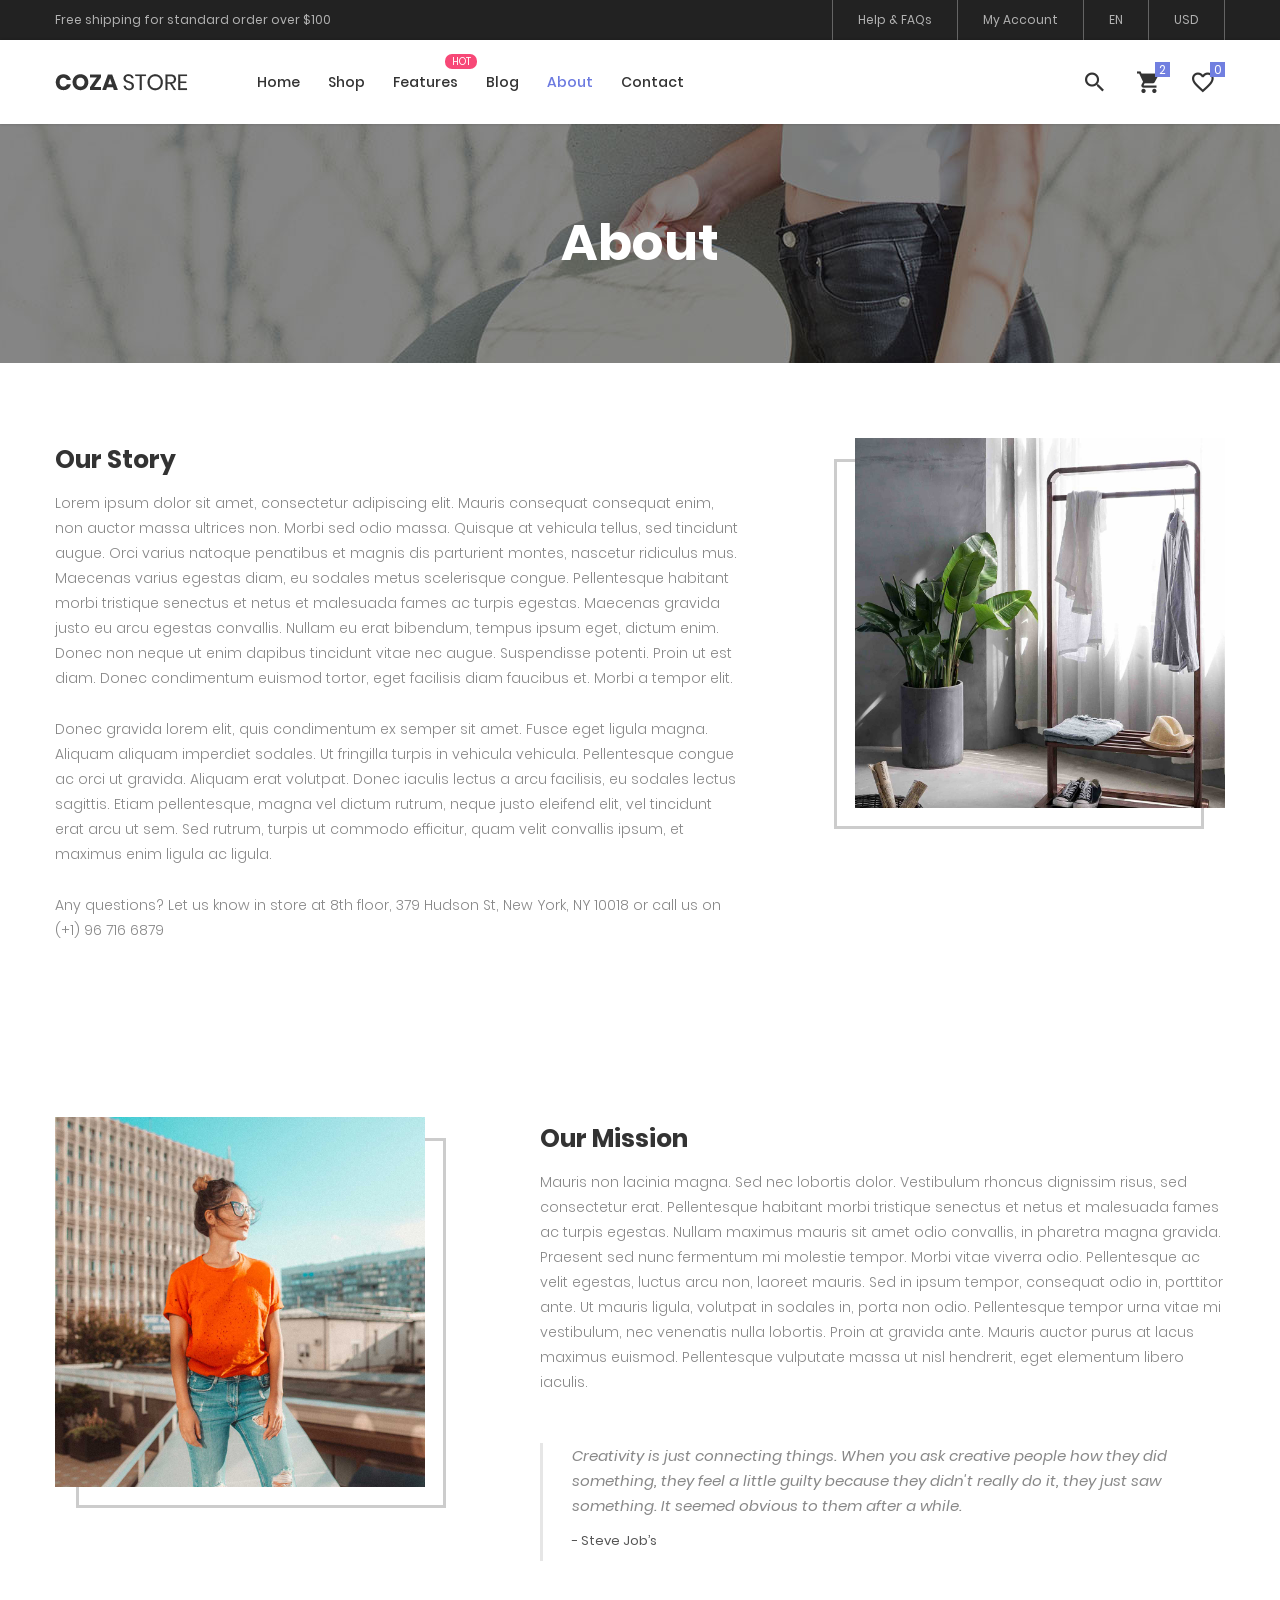
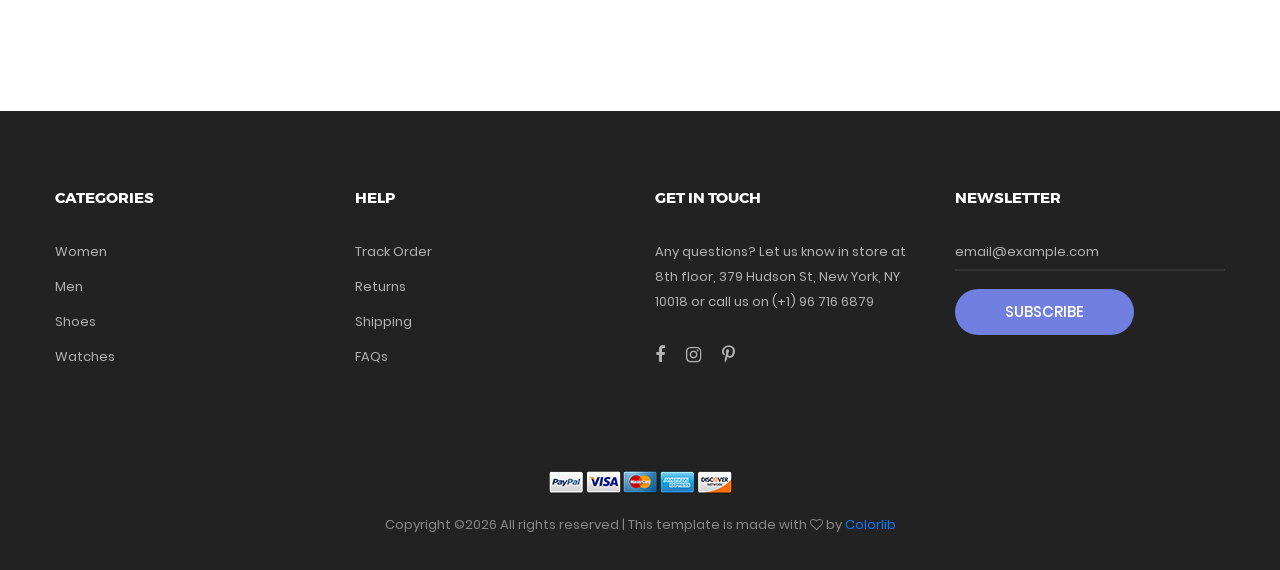
<file: about.html>
<!DOCTYPE html>
<html lang="en">
<head>
	<title>About</title>
	<meta charset="UTF-8">
	<meta name="viewport" content="width=device-width, initial-scale=1">
<!--===============================================================================================-->	
	<link rel="icon" type="image/png" href="images/icons/favicon.png"/>
<!--===============================================================================================-->
	<link rel="stylesheet" type="text/css" href="vendor/bootstrap/css/bootstrap.min.css">
<!--===============================================================================================-->
	<link rel="stylesheet" type="text/css" href="fonts/font-awesome-4.7.0/css/font-awesome.min.css">
<!--===============================================================================================-->
	<link rel="stylesheet" type="text/css" href="fonts/iconic/css/material-design-iconic-font.min.css">
<!--===============================================================================================-->
	<link rel="stylesheet" type="text/css" href="fonts/linearicons-v1.0.0/icon-font.min.css">
<!--===============================================================================================-->
	<link rel="stylesheet" type="text/css" href="vendor/animate/animate.css">
<!--===============================================================================================-->	
	<link rel="stylesheet" type="text/css" href="vendor/css-hamburgers/hamburgers.min.css">
<!--===============================================================================================-->
	<link rel="stylesheet" type="text/css" href="vendor/animsition/css/animsition.min.css">
<!--===============================================================================================-->
	<link rel="stylesheet" type="text/css" href="vendor/select2/select2.min.css">
<!--===============================================================================================-->
	<link rel="stylesheet" type="text/css" href="vendor/perfect-scrollbar/perfect-scrollbar.css">
<!--===============================================================================================-->
	<link rel="stylesheet" type="text/css" href="css/util.css">
	<link rel="stylesheet" type="text/css" href="css/main.css">
<!--===============================================================================================-->
</head>
<body class="animsition">
	
	<!-- Header -->
	<header class="header-v4">
		<!-- Header desktop -->
		<div class="container-menu-desktop">
			<!-- Topbar -->
			<div class="top-bar">
				<div class="content-topbar flex-sb-m h-full container">
					<div class="left-top-bar">
						Free shipping for standard order over $100
					</div>

					<div class="right-top-bar flex-w h-full">
						<a href="#" class="flex-c-m trans-04 p-lr-25">
							Help & FAQs
						</a>

						<a href="#" class="flex-c-m trans-04 p-lr-25">
							My Account
						</a>

						<a href="#" class="flex-c-m trans-04 p-lr-25">
							EN
						</a>

						<a href="#" class="flex-c-m trans-04 p-lr-25">
							USD
						</a>
					</div>
				</div>
			</div>

			<div class="wrap-menu-desktop how-shadow1">
				<nav class="limiter-menu-desktop container">
					
					<!-- Logo desktop -->		
					<a href="#" class="logo">
						<img src="images/icons/logo-01.png" alt="IMG-LOGO">
					</a>

					<!-- Menu desktop -->
					<div class="menu-desktop">
						<ul class="main-menu">
							<li>
								<a href="index.html">Home</a>
								<ul class="sub-menu">
									<li><a href="index.html">Homepage 1</a></li>
									<li><a href="home-02.html">Homepage 2</a></li>
									<li><a href="home-03.html">Homepage 3</a></li>
								</ul>
							</li>

							<li>
								<a href="product.html">Shop</a>
							</li>

							<li class="label1" data-label1="hot">
								<a href="shoping-cart.html">Features</a>
							</li>

							<li>
								<a href="blog.html">Blog</a>
							</li>

							<li class="active-menu">
								<a href="about.html">About</a>
							</li>

							<li>
								<a href="contact.html">Contact</a>
							</li>
						</ul>
					</div>	

					<!-- Icon header -->
					<div class="wrap-icon-header flex-w flex-r-m">
						<div class="icon-header-item cl2 hov-cl1 trans-04 p-l-22 p-r-11 js-show-modal-search">
							<i class="zmdi zmdi-search"></i>
						</div>

						<div class="icon-header-item cl2 hov-cl1 trans-04 p-l-22 p-r-11 icon-header-noti js-show-cart" data-notify="2">
							<i class="zmdi zmdi-shopping-cart"></i>
						</div>

						<a href="#" class="icon-header-item cl2 hov-cl1 trans-04 p-l-22 p-r-11 icon-header-noti" data-notify="0">
							<i class="zmdi zmdi-favorite-outline"></i>
						</a>
					</div>
				</nav>
			</div>	
		</div>

		<!-- Header Mobile -->
		<div class="wrap-header-mobile">
			<!-- Logo moblie -->		
			<div class="logo-mobile">
				<a href="index.html"><img src="images/icons/logo-01.png" alt="IMG-LOGO"></a>
			</div>

			<!-- Icon header -->
			<div class="wrap-icon-header flex-w flex-r-m m-r-15">
				<div class="icon-header-item cl2 hov-cl1 trans-04 p-r-11 js-show-modal-search">
					<i class="zmdi zmdi-search"></i>
				</div>

				<div class="icon-header-item cl2 hov-cl1 trans-04 p-r-11 p-l-10 icon-header-noti js-show-cart" data-notify="2">
					<i class="zmdi zmdi-shopping-cart"></i>
				</div>

				<a href="#" class="dis-block icon-header-item cl2 hov-cl1 trans-04 p-r-11 p-l-10 icon-header-noti" data-notify="0">
					<i class="zmdi zmdi-favorite-outline"></i>
				</a>
			</div>

			<!-- Button show menu -->
			<div class="btn-show-menu-mobile hamburger hamburger--squeeze">
				<span class="hamburger-box">
					<span class="hamburger-inner"></span>
				</span>
			</div>
		</div>


		<!-- Menu Mobile -->
		<div class="menu-mobile">
			<ul class="topbar-mobile">
				<li>
					<div class="left-top-bar">
						Free shipping for standard order over $100
					</div>
				</li>

				<li>
					<div class="right-top-bar flex-w h-full">
						<a href="#" class="flex-c-m p-lr-10 trans-04">
							Help & FAQs
						</a>

						<a href="#" class="flex-c-m p-lr-10 trans-04">
							My Account
						</a>

						<a href="#" class="flex-c-m p-lr-10 trans-04">
							EN
						</a>

						<a href="#" class="flex-c-m p-lr-10 trans-04">
							USD
						</a>
					</div>
				</li>
			</ul>

			<ul class="main-menu-m">
				<li>
					<a href="index.html">Home</a>
					<ul class="sub-menu-m">
						<li><a href="index.html">Homepage 1</a></li>
						<li><a href="home-02.html">Homepage 2</a></li>
						<li><a href="home-03.html">Homepage 3</a></li>
					</ul>
					<span class="arrow-main-menu-m">
						<i class="fa fa-angle-right" aria-hidden="true"></i>
					</span>
				</li>

				<li>
					<a href="product.html">Shop</a>
				</li>

				<li>
					<a href="shoping-cart.html" class="label1 rs1" data-label1="hot">Features</a>
				</li>

				<li>
					<a href="blog.html">Blog</a>
				</li>

				<li>
					<a href="about.html">About</a>
				</li>

				<li>
					<a href="contact.html">Contact</a>
				</li>
			</ul>
		</div>

		<!-- Modal Search -->
		<div class="modal-search-header flex-c-m trans-04 js-hide-modal-search">
			<div class="container-search-header">
				<button class="flex-c-m btn-hide-modal-search trans-04 js-hide-modal-search">
					<img src="images/icons/icon-close2.png" alt="CLOSE">
				</button>

				<form class="wrap-search-header flex-w p-l-15">
					<button class="flex-c-m trans-04">
						<i class="zmdi zmdi-search"></i>
					</button>
					<input class="plh3" type="text" name="search" placeholder="Search...">
				</form>
			</div>
		</div>
	</header>

	<!-- Cart -->
	<div class="wrap-header-cart js-panel-cart">
		<div class="s-full js-hide-cart"></div>

		<div class="header-cart flex-col-l p-l-65 p-r-25">
			<div class="header-cart-title flex-w flex-sb-m p-b-8">
				<span class="mtext-103 cl2">
					Your Cart
				</span>

				<div class="fs-35 lh-10 cl2 p-lr-5 pointer hov-cl1 trans-04 js-hide-cart">
					<i class="zmdi zmdi-close"></i>
				</div>
			</div>
			
			<div class="header-cart-content flex-w js-pscroll">
				<ul class="header-cart-wrapitem w-full">
					<li class="header-cart-item flex-w flex-t m-b-12">
						<div class="header-cart-item-img">
							<img src="images/item-cart-01.jpg" alt="IMG">
						</div>

						<div class="header-cart-item-txt p-t-8">
							<a href="#" class="header-cart-item-name m-b-18 hov-cl1 trans-04">
								White Shirt Pleat
							</a>

							<span class="header-cart-item-info">
								1 x $19.00
							</span>
						</div>
					</li>

					<li class="header-cart-item flex-w flex-t m-b-12">
						<div class="header-cart-item-img">
							<img src="images/item-cart-02.jpg" alt="IMG">
						</div>

						<div class="header-cart-item-txt p-t-8">
							<a href="#" class="header-cart-item-name m-b-18 hov-cl1 trans-04">
								Converse All Star
							</a>

							<span class="header-cart-item-info">
								1 x $39.00
							</span>
						</div>
					</li>

					<li class="header-cart-item flex-w flex-t m-b-12">
						<div class="header-cart-item-img">
							<img src="images/item-cart-03.jpg" alt="IMG">
						</div>

						<div class="header-cart-item-txt p-t-8">
							<a href="#" class="header-cart-item-name m-b-18 hov-cl1 trans-04">
								Nixon Porter Leather
							</a>

							<span class="header-cart-item-info">
								1 x $17.00
							</span>
						</div>
					</li>
				</ul>
				
				<div class="w-full">
					<div class="header-cart-total w-full p-tb-40">
						Total: $75.00
					</div>

					<div class="header-cart-buttons flex-w w-full">
						<a href="shoping-cart.html" class="flex-c-m stext-101 cl0 size-107 bg3 bor2 hov-btn3 p-lr-15 trans-04 m-r-8 m-b-10">
							View Cart
						</a>

						<a href="shoping-cart.html" class="flex-c-m stext-101 cl0 size-107 bg3 bor2 hov-btn3 p-lr-15 trans-04 m-b-10">
							Check Out
						</a>
					</div>
				</div>
			</div>
		</div>
	</div>


	<!-- Title page -->
	<section class="bg-img1 txt-center p-lr-15 p-tb-92" style="background-image: url('images/bg-01.jpg');">
		<h2 class="ltext-105 cl0 txt-center">
			About
		</h2>
	</section>	


	<!-- Content page -->
	<section class="bg0 p-t-75 p-b-120">
		<div class="container">
			<div class="row p-b-148">
				<div class="col-md-7 col-lg-8">
					<div class="p-t-7 p-r-85 p-r-15-lg p-r-0-md">
						<h3 class="mtext-111 cl2 p-b-16">
							Our Story
						</h3>

						<p class="stext-113 cl6 p-b-26">
							Lorem ipsum dolor sit amet, consectetur adipiscing elit. Mauris consequat consequat enim, non auctor massa ultrices non. Morbi sed odio massa. Quisque at vehicula tellus, sed tincidunt augue. Orci varius natoque penatibus et magnis dis parturient montes, nascetur ridiculus mus. Maecenas varius egestas diam, eu sodales metus scelerisque congue. Pellentesque habitant morbi tristique senectus et netus et malesuada fames ac turpis egestas. Maecenas gravida justo eu arcu egestas convallis. Nullam eu erat bibendum, tempus ipsum eget, dictum enim. Donec non neque ut enim dapibus tincidunt vitae nec augue. Suspendisse potenti. Proin ut est diam. Donec condimentum euismod tortor, eget facilisis diam faucibus et. Morbi a tempor elit.
						</p>

						<p class="stext-113 cl6 p-b-26">
							Donec gravida lorem elit, quis condimentum ex semper sit amet. Fusce eget ligula magna. Aliquam aliquam imperdiet sodales. Ut fringilla turpis in vehicula vehicula. Pellentesque congue ac orci ut gravida. Aliquam erat volutpat. Donec iaculis lectus a arcu facilisis, eu sodales lectus sagittis. Etiam pellentesque, magna vel dictum rutrum, neque justo eleifend elit, vel tincidunt erat arcu ut sem. Sed rutrum, turpis ut commodo efficitur, quam velit convallis ipsum, et maximus enim ligula ac ligula. 
						</p>

						<p class="stext-113 cl6 p-b-26">
							Any questions? Let us know in store at 8th floor, 379 Hudson St, New York, NY 10018 or call us on (+1) 96 716 6879
						</p>
					</div>
				</div>

				<div class="col-11 col-md-5 col-lg-4 m-lr-auto">
					<div class="how-bor1 ">
						<div class="hov-img0">
							<img src="images/about-01.jpg" alt="IMG">
						</div>
					</div>
				</div>
			</div>
			
			<div class="row">
				<div class="order-md-2 col-md-7 col-lg-8 p-b-30">
					<div class="p-t-7 p-l-85 p-l-15-lg p-l-0-md">
						<h3 class="mtext-111 cl2 p-b-16">
							Our Mission
						</h3>

						<p class="stext-113 cl6 p-b-26">
							Mauris non lacinia magna. Sed nec lobortis dolor. Vestibulum rhoncus dignissim risus, sed consectetur erat. Pellentesque habitant morbi tristique senectus et netus et malesuada fames ac turpis egestas. Nullam maximus mauris sit amet odio convallis, in pharetra magna gravida. Praesent sed nunc fermentum mi molestie tempor. Morbi vitae viverra odio. Pellentesque ac velit egestas, luctus arcu non, laoreet mauris. Sed in ipsum tempor, consequat odio in, porttitor ante. Ut mauris ligula, volutpat in sodales in, porta non odio. Pellentesque tempor urna vitae mi vestibulum, nec venenatis nulla lobortis. Proin at gravida ante. Mauris auctor purus at lacus maximus euismod. Pellentesque vulputate massa ut nisl hendrerit, eget elementum libero iaculis.
						</p>

						<div class="bor16 p-l-29 p-b-9 m-t-22">
							<p class="stext-114 cl6 p-r-40 p-b-11">
								Creativity is just connecting things. When you ask creative people how they did something, they feel a little guilty because they didn't really do it, they just saw something. It seemed obvious to them after a while.
							</p>

							<span class="stext-111 cl8">
								- Steve Job’s 
							</span>
						</div>
					</div>
				</div>

				<div class="order-md-1 col-11 col-md-5 col-lg-4 m-lr-auto p-b-30">
					<div class="how-bor2">
						<div class="hov-img0">
							<img src="images/about-02.jpg" alt="IMG">
						</div>
					</div>
				</div>
			</div>
		</div>
	</section>	
	
		

	<!-- Footer -->
	<footer class="bg3 p-t-75 p-b-32">
		<div class="container">
			<div class="row">
				<div class="col-sm-6 col-lg-3 p-b-50">
					<h4 class="stext-301 cl0 p-b-30">
						Categories
					</h4>

					<ul>
						<li class="p-b-10">
							<a href="#" class="stext-107 cl7 hov-cl1 trans-04">
								Women
							</a>
						</li>

						<li class="p-b-10">
							<a href="#" class="stext-107 cl7 hov-cl1 trans-04">
								Men
							</a>
						</li>

						<li class="p-b-10">
							<a href="#" class="stext-107 cl7 hov-cl1 trans-04">
								Shoes
							</a>
						</li>

						<li class="p-b-10">
							<a href="#" class="stext-107 cl7 hov-cl1 trans-04">
								Watches
							</a>
						</li>
					</ul>
				</div>

				<div class="col-sm-6 col-lg-3 p-b-50">
					<h4 class="stext-301 cl0 p-b-30">
						Help
					</h4>

					<ul>
						<li class="p-b-10">
							<a href="#" class="stext-107 cl7 hov-cl1 trans-04">
								Track Order
							</a>
						</li>

						<li class="p-b-10">
							<a href="#" class="stext-107 cl7 hov-cl1 trans-04">
								Returns 
							</a>
						</li>

						<li class="p-b-10">
							<a href="#" class="stext-107 cl7 hov-cl1 trans-04">
								Shipping
							</a>
						</li>

						<li class="p-b-10">
							<a href="#" class="stext-107 cl7 hov-cl1 trans-04">
								FAQs
							</a>
						</li>
					</ul>
				</div>

				<div class="col-sm-6 col-lg-3 p-b-50">
					<h4 class="stext-301 cl0 p-b-30">
						GET IN TOUCH
					</h4>

					<p class="stext-107 cl7 size-201">
						Any questions? Let us know in store at 8th floor, 379 Hudson St, New York, NY 10018 or call us on (+1) 96 716 6879
					</p>

					<div class="p-t-27">
						<a href="#" class="fs-18 cl7 hov-cl1 trans-04 m-r-16">
							<i class="fa fa-facebook"></i>
						</a>

						<a href="#" class="fs-18 cl7 hov-cl1 trans-04 m-r-16">
							<i class="fa fa-instagram"></i>
						</a>

						<a href="#" class="fs-18 cl7 hov-cl1 trans-04 m-r-16">
							<i class="fa fa-pinterest-p"></i>
						</a>
					</div>
				</div>

				<div class="col-sm-6 col-lg-3 p-b-50">
					<h4 class="stext-301 cl0 p-b-30">
						Newsletter
					</h4>

					<form>
						<div class="wrap-input1 w-full p-b-4">
							<input class="input1 bg-none plh1 stext-107 cl7" type="text" name="email" placeholder="email@example.com">
							<div class="focus-input1 trans-04"></div>
						</div>

						<div class="p-t-18">
							<button class="flex-c-m stext-101 cl0 size-103 bg1 bor1 hov-btn2 p-lr-15 trans-04">
								Subscribe
							</button>
						</div>
					</form>
				</div>
			</div>

			<div class="p-t-40">
				<div class="flex-c-m flex-w p-b-18">
					<a href="#" class="m-all-1">
						<img src="images/icons/icon-pay-01.png" alt="ICON-PAY">
					</a>

					<a href="#" class="m-all-1">
						<img src="images/icons/icon-pay-02.png" alt="ICON-PAY">
					</a>

					<a href="#" class="m-all-1">
						<img src="images/icons/icon-pay-03.png" alt="ICON-PAY">
					</a>

					<a href="#" class="m-all-1">
						<img src="images/icons/icon-pay-04.png" alt="ICON-PAY">
					</a>

					<a href="#" class="m-all-1">
						<img src="images/icons/icon-pay-05.png" alt="ICON-PAY">
					</a>
				</div>

				<p class="stext-107 cl6 txt-center">
					<!-- Link back to Colorlib can't be removed. Template is licensed under CC BY 3.0. -->
Copyright &copy;<script>document.write(new Date().getFullYear());</script> All rights reserved | This template is made with <i class="fa fa-heart-o" aria-hidden="true"></i> by <a href="https://colorlib.com" target="_blank">Colorlib</a>
<!-- Link back to Colorlib can't be removed. Template is licensed under CC BY 3.0. -->

				</p>
			</div>
		</div>
	</footer>


	<!-- Back to top -->
	<div class="btn-back-to-top" id="myBtn">
		<span class="symbol-btn-back-to-top">
			<i class="zmdi zmdi-chevron-up"></i>
		</span>
	</div>

<!--===============================================================================================-->	
	<script src="vendor/jquery/jquery-3.2.1.min.js"></script>
<!--===============================================================================================-->
	<script src="vendor/animsition/js/animsition.min.js"></script>
<!--===============================================================================================-->
	<script src="vendor/bootstrap/js/popper.js"></script>
	<script src="vendor/bootstrap/js/bootstrap.min.js"></script>
<!--===============================================================================================-->
	<script src="vendor/select2/select2.min.js"></script>
	<script>
		$(".js-select2").each(function(){
			$(this).select2({
				minimumResultsForSearch: 20,
				dropdownParent: $(this).next('.dropDownSelect2')
			});
		})
	</script>
<!--===============================================================================================-->
	<script src="vendor/MagnificPopup/jquery.magnific-popup.min.js"></script>
<!--===============================================================================================-->
	<script src="vendor/perfect-scrollbar/perfect-scrollbar.min.js"></script>
	<script>
		$('.js-pscroll').each(function(){
			$(this).css('position','relative');
			$(this).css('overflow','hidden');
			var ps = new PerfectScrollbar(this, {
				wheelSpeed: 1,
				scrollingThreshold: 1000,
				wheelPropagation: false,
			});

			$(window).on('resize', function(){
				ps.update();
			})
		});
	</script>
<!--===============================================================================================-->
	<script src="js/main.js"></script>
	
</body>
</html>
</file>
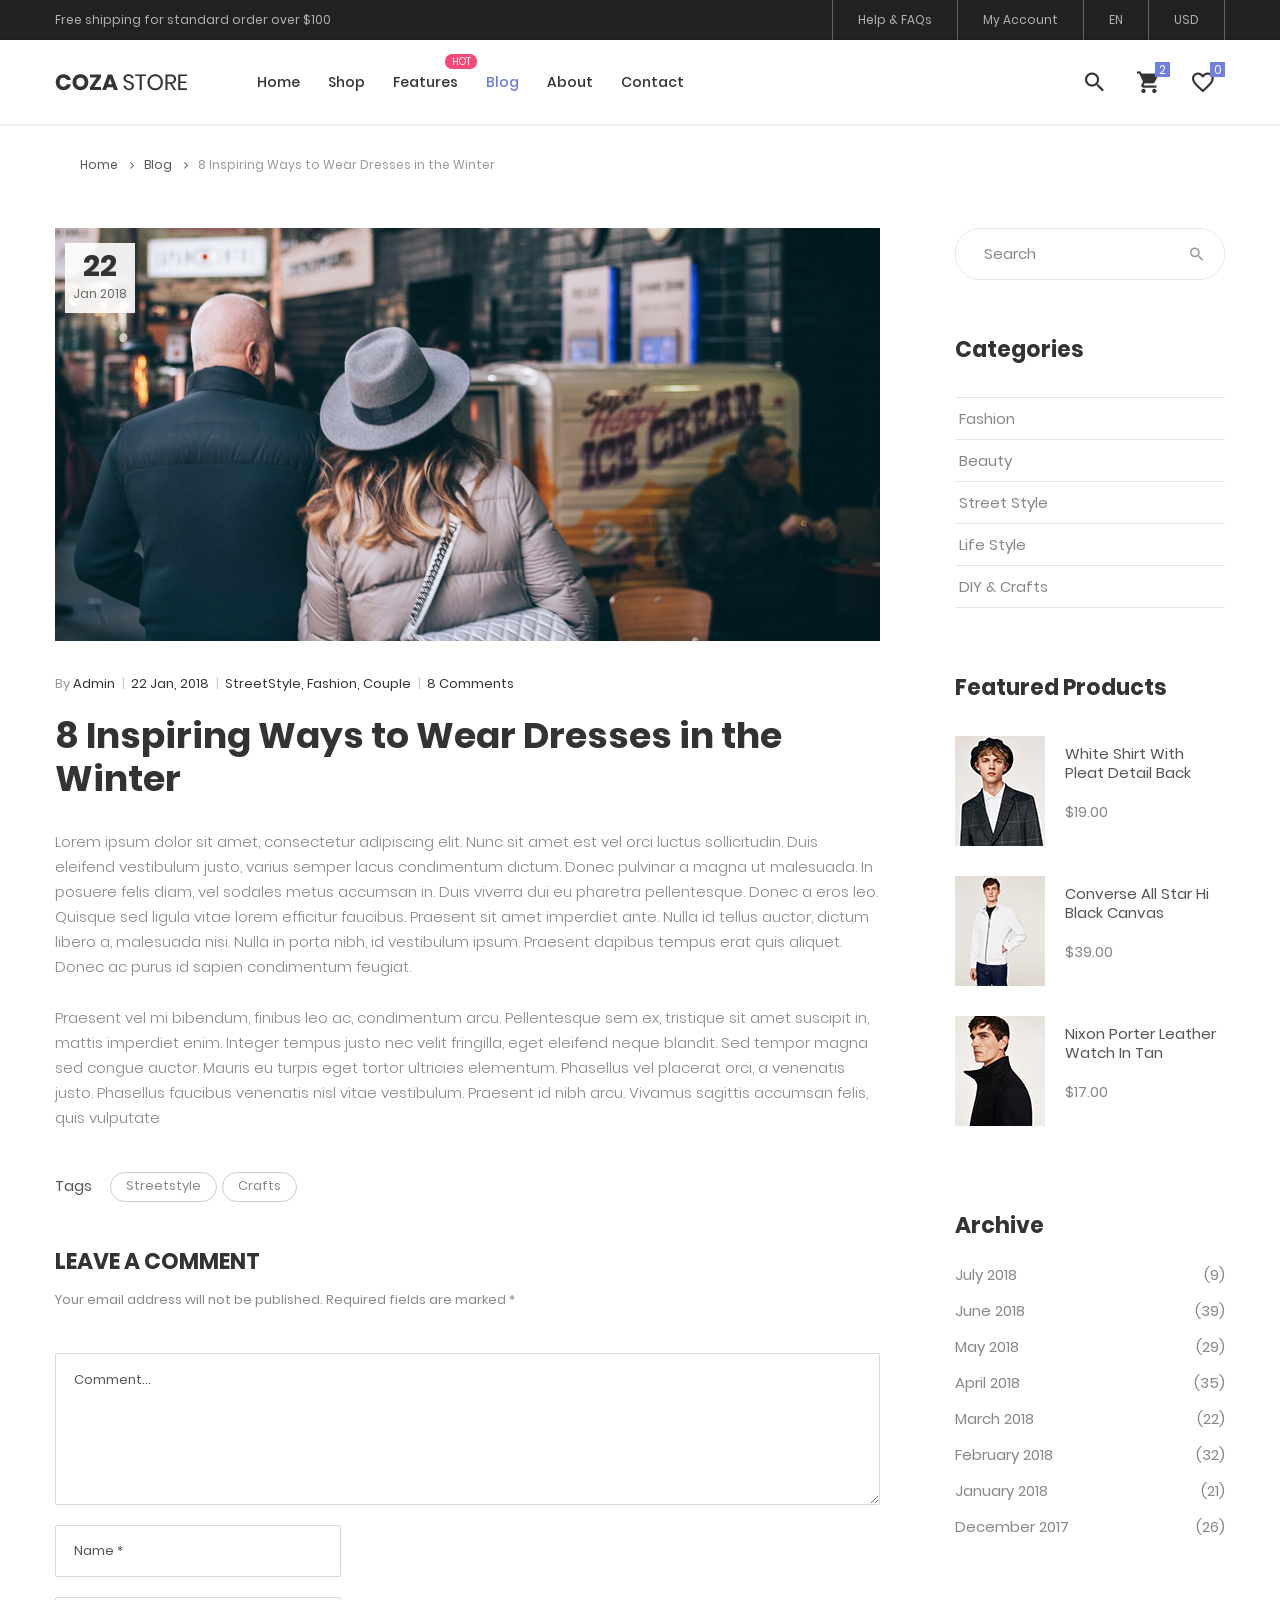
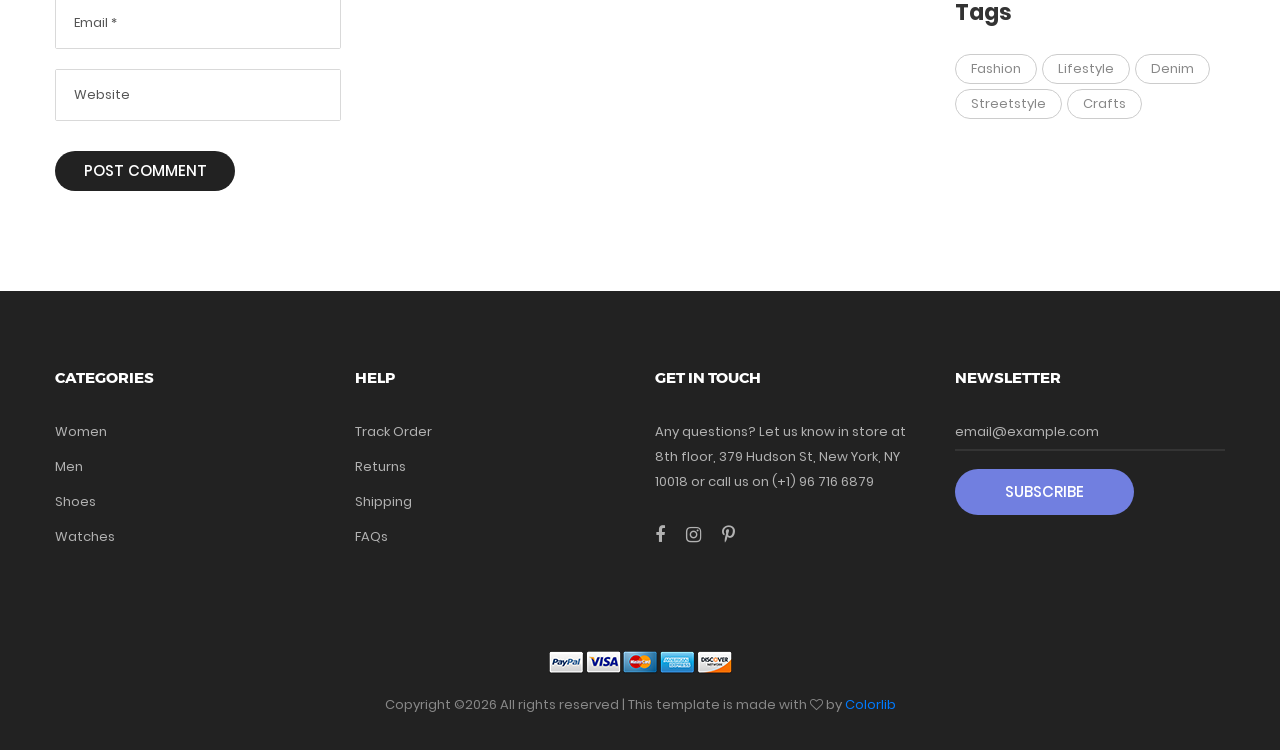
<file: blog-detail.html>
<!DOCTYPE html>
<html lang="en">
<head>
	<title>Blog Detail</title>
	<meta charset="UTF-8">
	<meta name="viewport" content="width=device-width, initial-scale=1">
<!--===============================================================================================-->	
	<link rel="icon" type="image/png" href="images/icons/favicon.png"/>
<!--===============================================================================================-->
	<link rel="stylesheet" type="text/css" href="vendor/bootstrap/css/bootstrap.min.css">
<!--===============================================================================================-->
	<link rel="stylesheet" type="text/css" href="fonts/font-awesome-4.7.0/css/font-awesome.min.css">
<!--===============================================================================================-->
	<link rel="stylesheet" type="text/css" href="fonts/iconic/css/material-design-iconic-font.min.css">
<!--===============================================================================================-->
	<link rel="stylesheet" type="text/css" href="fonts/linearicons-v1.0.0/icon-font.min.css">
<!--===============================================================================================-->
	<link rel="stylesheet" type="text/css" href="vendor/animate/animate.css">
<!--===============================================================================================-->	
	<link rel="stylesheet" type="text/css" href="vendor/css-hamburgers/hamburgers.min.css">
<!--===============================================================================================-->
	<link rel="stylesheet" type="text/css" href="vendor/animsition/css/animsition.min.css">
<!--===============================================================================================-->
	<link rel="stylesheet" type="text/css" href="vendor/select2/select2.min.css">
<!--===============================================================================================-->
	<link rel="stylesheet" type="text/css" href="vendor/perfect-scrollbar/perfect-scrollbar.css">
<!--===============================================================================================-->
	<link rel="stylesheet" type="text/css" href="css/util.css">
	<link rel="stylesheet" type="text/css" href="css/main.css">
<!--===============================================================================================-->
</head>
<body class="animsition">
	
	<!-- Header -->
	<header class="header-v4">
		<!-- Header desktop -->
		<div class="container-menu-desktop">
			<!-- Topbar -->
			<div class="top-bar">
				<div class="content-topbar flex-sb-m h-full container">
					<div class="left-top-bar">
						Free shipping for standard order over $100
					</div>

					<div class="right-top-bar flex-w h-full">
						<a href="#" class="flex-c-m trans-04 p-lr-25">
							Help & FAQs
						</a>

						<a href="#" class="flex-c-m trans-04 p-lr-25">
							My Account
						</a>

						<a href="#" class="flex-c-m trans-04 p-lr-25">
							EN
						</a>

						<a href="#" class="flex-c-m trans-04 p-lr-25">
							USD
						</a>
					</div>
				</div>
			</div>

			<div class="wrap-menu-desktop how-shadow1">
				<nav class="limiter-menu-desktop container">
					
					<!-- Logo desktop -->		
					<a href="#" class="logo">
						<img src="images/icons/logo-01.png" alt="IMG-LOGO">
					</a>

					<!-- Menu desktop -->
					<div class="menu-desktop">
						<ul class="main-menu">
							<li>
								<a href="index.html">Home</a>
								<ul class="sub-menu">
									<li><a href="index.html">Homepage 1</a></li>
									<li><a href="home-02.html">Homepage 2</a></li>
									<li><a href="home-03.html">Homepage 3</a></li>
								</ul>
							</li>

							<li>
								<a href="product.html">Shop</a>
							</li>

							<li class="label1" data-label1="hot">
								<a href="shoping-cart.html">Features</a>
							</li>

							<li class="active-menu">
								<a href="blog.html">Blog</a>
							</li>

							<li>
								<a href="about.html">About</a>
							</li>

							<li>
								<a href="contact.html">Contact</a>
							</li>
						</ul>
					</div>	

					<!-- Icon header -->
					<div class="wrap-icon-header flex-w flex-r-m">
						<div class="icon-header-item cl2 hov-cl1 trans-04 p-l-22 p-r-11 js-show-modal-search">
							<i class="zmdi zmdi-search"></i>
						</div>

						<div class="icon-header-item cl2 hov-cl1 trans-04 p-l-22 p-r-11 icon-header-noti js-show-cart" data-notify="2">
							<i class="zmdi zmdi-shopping-cart"></i>
						</div>

						<a href="#" class="icon-header-item cl2 hov-cl1 trans-04 p-l-22 p-r-11 icon-header-noti" data-notify="0">
							<i class="zmdi zmdi-favorite-outline"></i>
						</a>
					</div>
				</nav>
			</div>	
		</div>

		<!-- Header Mobile -->
		<div class="wrap-header-mobile">
			<!-- Logo moblie -->		
			<div class="logo-mobile">
				<a href="index.html"><img src="images/icons/logo-01.png" alt="IMG-LOGO"></a>
			</div>

			<!-- Icon header -->
			<div class="wrap-icon-header flex-w flex-r-m m-r-15">
				<div class="icon-header-item cl2 hov-cl1 trans-04 p-r-11 js-show-modal-search">
					<i class="zmdi zmdi-search"></i>
				</div>

				<div class="icon-header-item cl2 hov-cl1 trans-04 p-r-11 p-l-10 icon-header-noti js-show-cart" data-notify="2">
					<i class="zmdi zmdi-shopping-cart"></i>
				</div>

				<a href="#" class="dis-block icon-header-item cl2 hov-cl1 trans-04 p-r-11 p-l-10 icon-header-noti" data-notify="0">
					<i class="zmdi zmdi-favorite-outline"></i>
				</a>
			</div>

			<!-- Button show menu -->
			<div class="btn-show-menu-mobile hamburger hamburger--squeeze">
				<span class="hamburger-box">
					<span class="hamburger-inner"></span>
				</span>
			</div>
		</div>


		<!-- Menu Mobile -->
		<div class="menu-mobile">
			<ul class="topbar-mobile">
				<li>
					<div class="left-top-bar">
						Free shipping for standard order over $100
					</div>
				</li>

				<li>
					<div class="right-top-bar flex-w h-full">
						<a href="#" class="flex-c-m p-lr-10 trans-04">
							Help & FAQs
						</a>

						<a href="#" class="flex-c-m p-lr-10 trans-04">
							My Account
						</a>

						<a href="#" class="flex-c-m p-lr-10 trans-04">
							EN
						</a>

						<a href="#" class="flex-c-m p-lr-10 trans-04">
							USD
						</a>
					</div>
				</li>
			</ul>

			<ul class="main-menu-m">
				<li>
					<a href="index.html">Home</a>
					<ul class="sub-menu-m">
						<li><a href="index.html">Homepage 1</a></li>
						<li><a href="home-02.html">Homepage 2</a></li>
						<li><a href="home-03.html">Homepage 3</a></li>
					</ul>
					<span class="arrow-main-menu-m">
						<i class="fa fa-angle-right" aria-hidden="true"></i>
					</span>
				</li>

				<li>
					<a href="product.html">Shop</a>
				</li>

				<li>
					<a href="shoping-cart.html" class="label1 rs1" data-label1="hot">Features</a>
				</li>

				<li>
					<a href="blog.html">Blog</a>
				</li>

				<li>
					<a href="about.html">About</a>
				</li>

				<li>
					<a href="contact.html">Contact</a>
				</li>
			</ul>
		</div>

		<!-- Modal Search -->
		<div class="modal-search-header flex-c-m trans-04 js-hide-modal-search">
			<div class="container-search-header">
				<button class="flex-c-m btn-hide-modal-search trans-04 js-hide-modal-search">
					<img src="images/icons/icon-close2.png" alt="CLOSE">
				</button>

				<form class="wrap-search-header flex-w p-l-15">
					<button class="flex-c-m trans-04">
						<i class="zmdi zmdi-search"></i>
					</button>
					<input class="plh3" type="text" name="search" placeholder="Search...">
				</form>
			</div>
		</div>
	</header>

	<!-- Cart -->
	<div class="wrap-header-cart js-panel-cart">
		<div class="s-full js-hide-cart"></div>

		<div class="header-cart flex-col-l p-l-65 p-r-25">
			<div class="header-cart-title flex-w flex-sb-m p-b-8">
				<span class="mtext-103 cl2">
					Your Cart
				</span>

				<div class="fs-35 lh-10 cl2 p-lr-5 pointer hov-cl1 trans-04 js-hide-cart">
					<i class="zmdi zmdi-close"></i>
				</div>
			</div>
			
			<div class="header-cart-content flex-w js-pscroll">
				<ul class="header-cart-wrapitem w-full">
					<li class="header-cart-item flex-w flex-t m-b-12">
						<div class="header-cart-item-img">
							<img src="images/item-cart-01.jpg" alt="IMG">
						</div>

						<div class="header-cart-item-txt p-t-8">
							<a href="#" class="header-cart-item-name m-b-18 hov-cl1 trans-04">
								White Shirt Pleat
							</a>

							<span class="header-cart-item-info">
								1 x $19.00
							</span>
						</div>
					</li>

					<li class="header-cart-item flex-w flex-t m-b-12">
						<div class="header-cart-item-img">
							<img src="images/item-cart-02.jpg" alt="IMG">
						</div>

						<div class="header-cart-item-txt p-t-8">
							<a href="#" class="header-cart-item-name m-b-18 hov-cl1 trans-04">
								Converse All Star
							</a>

							<span class="header-cart-item-info">
								1 x $39.00
							</span>
						</div>
					</li>

					<li class="header-cart-item flex-w flex-t m-b-12">
						<div class="header-cart-item-img">
							<img src="images/item-cart-03.jpg" alt="IMG">
						</div>

						<div class="header-cart-item-txt p-t-8">
							<a href="#" class="header-cart-item-name m-b-18 hov-cl1 trans-04">
								Nixon Porter Leather
							</a>

							<span class="header-cart-item-info">
								1 x $17.00
							</span>
						</div>
					</li>
				</ul>
				
				<div class="w-full">
					<div class="header-cart-total w-full p-tb-40">
						Total: $75.00
					</div>

					<div class="header-cart-buttons flex-w w-full">
						<a href="shoping-cart.html" class="flex-c-m stext-101 cl0 size-107 bg3 bor2 hov-btn3 p-lr-15 trans-04 m-r-8 m-b-10">
							View Cart
						</a>

						<a href="shoping-cart.html" class="flex-c-m stext-101 cl0 size-107 bg3 bor2 hov-btn3 p-lr-15 trans-04 m-b-10">
							Check Out
						</a>
					</div>
				</div>
			</div>
		</div>
	</div>


	<!-- breadcrumb -->
	<div class="container">
		<div class="bread-crumb flex-w p-l-25 p-r-15 p-t-30 p-lr-0-lg">
			<a href="index.html" class="stext-109 cl8 hov-cl1 trans-04">
				Home
				<i class="fa fa-angle-right m-l-9 m-r-10" aria-hidden="true"></i>
			</a>

			<a href="blog.html" class="stext-109 cl8 hov-cl1 trans-04">
				Blog
				<i class="fa fa-angle-right m-l-9 m-r-10" aria-hidden="true"></i>
			</a>

			<span class="stext-109 cl4">
				8 Inspiring Ways to Wear Dresses in the Winter
			</span>
		</div>
	</div>


	<!-- Content page -->
	<section class="bg0 p-t-52 p-b-20">
		<div class="container">
			<div class="row">
				<div class="col-md-8 col-lg-9 p-b-80">
					<div class="p-r-45 p-r-0-lg">
						<!--  -->
						<div class="wrap-pic-w how-pos5-parent">
							<img src="images/blog-04.jpg" alt="IMG-BLOG">

							<div class="flex-col-c-m size-123 bg9 how-pos5">
								<span class="ltext-107 cl2 txt-center">
									22
								</span>

								<span class="stext-109 cl3 txt-center">
									Jan 2018
								</span>
							</div>
						</div>

						<div class="p-t-32">
							<span class="flex-w flex-m stext-111 cl2 p-b-19">
								<span>
									<span class="cl4">By</span> Admin  
									<span class="cl12 m-l-4 m-r-6">|</span>
								</span>

								<span>
									22 Jan, 2018
									<span class="cl12 m-l-4 m-r-6">|</span>
								</span>

								<span>
									StreetStyle, Fashion, Couple  
									<span class="cl12 m-l-4 m-r-6">|</span>
								</span>

								<span>
									8 Comments
								</span>
							</span>

							<h4 class="ltext-109 cl2 p-b-28">
								8 Inspiring Ways to Wear Dresses in the Winter
							</h4>

							<p class="stext-117 cl6 p-b-26">
								Lorem ipsum dolor sit amet, consectetur adipiscing elit. Nunc sit amet est vel orci luctus sollicitudin. Duis eleifend vestibulum justo, varius semper lacus condimentum dictum. Donec pulvinar a magna ut malesuada. In posuere felis diam, vel sodales metus accumsan in. Duis viverra dui eu pharetra pellentesque. Donec a eros leo. Quisque sed ligula vitae lorem efficitur faucibus. Praesent sit amet imperdiet ante. Nulla id tellus auctor, dictum libero a, malesuada nisi. Nulla in porta nibh, id vestibulum ipsum. Praesent dapibus tempus erat quis aliquet. Donec ac purus id sapien condimentum feugiat.
							</p>

							<p class="stext-117 cl6 p-b-26">
								Praesent vel mi bibendum, finibus leo ac, condimentum arcu. Pellentesque sem ex, tristique sit amet suscipit in, mattis imperdiet enim. Integer tempus justo nec velit fringilla, eget eleifend neque blandit. Sed tempor magna sed congue auctor. Mauris eu turpis eget tortor ultricies elementum. Phasellus vel placerat orci, a venenatis justo. Phasellus faucibus venenatis nisl vitae vestibulum. Praesent id nibh arcu. Vivamus sagittis accumsan felis, quis vulputate
							</p>
						</div>

						<div class="flex-w flex-t p-t-16">
							<span class="size-216 stext-116 cl8 p-t-4">
								Tags
							</span>

							<div class="flex-w size-217">
								<a href="#" class="flex-c-m stext-107 cl6 size-301 bor7 p-lr-15 hov-tag1 trans-04 m-r-5 m-b-5">
									Streetstyle
								</a>

								<a href="#" class="flex-c-m stext-107 cl6 size-301 bor7 p-lr-15 hov-tag1 trans-04 m-r-5 m-b-5">
									Crafts
								</a>
							</div>
						</div>

						<!--  -->
						<div class="p-t-40">
							<h5 class="mtext-113 cl2 p-b-12">
								Leave a Comment
							</h5>

							<p class="stext-107 cl6 p-b-40">
								Your email address will not be published. Required fields are marked *
							</p>

							<form>
								<div class="bor19 m-b-20">
									<textarea class="stext-111 cl2 plh3 size-124 p-lr-18 p-tb-15" name="cmt" placeholder="Comment..."></textarea>
								</div>

								<div class="bor19 size-218 m-b-20">
									<input class="stext-111 cl2 plh3 size-116 p-lr-18" type="text" name="name" placeholder="Name *">
								</div>

								<div class="bor19 size-218 m-b-20">
									<input class="stext-111 cl2 plh3 size-116 p-lr-18" type="text" name="email" placeholder="Email *">
								</div>

								<div class="bor19 size-218 m-b-30">
									<input class="stext-111 cl2 plh3 size-116 p-lr-18" type="text" name="web" placeholder="Website">
								</div>

								<button class="flex-c-m stext-101 cl0 size-125 bg3 bor2 hov-btn3 p-lr-15 trans-04">
									Post Comment
								</button>
							</form>
						</div>
					</div>
				</div>

				<div class="col-md-4 col-lg-3 p-b-80">
					<div class="side-menu">
						<div class="bor17 of-hidden pos-relative">
							<input class="stext-103 cl2 plh4 size-116 p-l-28 p-r-55" type="text" name="search" placeholder="Search">

							<button class="flex-c-m size-122 ab-t-r fs-18 cl4 hov-cl1 trans-04">
								<i class="zmdi zmdi-search"></i>
							</button>
						</div>

						<div class="p-t-55">
							<h4 class="mtext-112 cl2 p-b-33">
								Categories
							</h4>

							<ul>
								<li class="bor18">
									<a href="#" class="dis-block stext-115 cl6 hov-cl1 trans-04 p-tb-8 p-lr-4">
										Fashion
									</a>
								</li>

								<li class="bor18">
									<a href="#" class="dis-block stext-115 cl6 hov-cl1 trans-04 p-tb-8 p-lr-4">
										Beauty
									</a>
								</li>

								<li class="bor18">
									<a href="#" class="dis-block stext-115 cl6 hov-cl1 trans-04 p-tb-8 p-lr-4">
										Street Style
									</a>
								</li>

								<li class="bor18">
									<a href="#" class="dis-block stext-115 cl6 hov-cl1 trans-04 p-tb-8 p-lr-4">
										Life Style
									</a>
								</li>

								<li class="bor18">
									<a href="#" class="dis-block stext-115 cl6 hov-cl1 trans-04 p-tb-8 p-lr-4">
										DIY & Crafts
									</a>
								</li>
							</ul>
						</div>

						<div class="p-t-65">
							<h4 class="mtext-112 cl2 p-b-33">
								Featured Products
							</h4>

							<ul>
								<li class="flex-w flex-t p-b-30">
									<a href="#" class="wrao-pic-w size-214 hov-ovelay1 m-r-20">
										<img src="images/product-min-01.jpg" alt="PRODUCT">
									</a>

									<div class="size-215 flex-col-t p-t-8">
										<a href="#" class="stext-116 cl8 hov-cl1 trans-04">
											White Shirt With Pleat Detail Back
										</a>

										<span class="stext-116 cl6 p-t-20">
											$19.00
										</span>
									</div>
								</li>

								<li class="flex-w flex-t p-b-30">
									<a href="#" class="wrao-pic-w size-214 hov-ovelay1 m-r-20">
										<img src="images/product-min-02.jpg" alt="PRODUCT">
									</a>

									<div class="size-215 flex-col-t p-t-8">
										<a href="#" class="stext-116 cl8 hov-cl1 trans-04">
											Converse All Star Hi Black Canvas
										</a>

										<span class="stext-116 cl6 p-t-20">
											$39.00
										</span>
									</div>
								</li>

								<li class="flex-w flex-t p-b-30">
									<a href="#" class="wrao-pic-w size-214 hov-ovelay1 m-r-20">
										<img src="images/product-min-03.jpg" alt="PRODUCT">
									</a>

									<div class="size-215 flex-col-t p-t-8">
										<a href="#" class="stext-116 cl8 hov-cl1 trans-04">
											Nixon Porter Leather Watch In Tan
										</a>

										<span class="stext-116 cl6 p-t-20">
											$17.00
										</span>
									</div>
								</li>
							</ul>
						</div>

						<div class="p-t-55">
							<h4 class="mtext-112 cl2 p-b-20">
								Archive
							</h4>

							<ul>
								<li class="p-b-7">
									<a href="#" class="flex-w flex-sb-m stext-115 cl6 hov-cl1 trans-04 p-tb-2">
										<span>
											July 2018
										</span>

										<span>
											(9)
										</span>
									</a>
								</li>

								<li class="p-b-7">
									<a href="#" class="flex-w flex-sb-m stext-115 cl6 hov-cl1 trans-04 p-tb-2">
										<span>
											June 2018
										</span>

										<span>
											(39)
										</span>
									</a>
								</li>

								<li class="p-b-7">
									<a href="#" class="flex-w flex-sb-m stext-115 cl6 hov-cl1 trans-04 p-tb-2">
										<span>
											May 2018
										</span>

										<span>
											(29)
										</span>
									</a>
								</li>

								<li class="p-b-7">
									<a href="#" class="flex-w flex-sb-m stext-115 cl6 hov-cl1 trans-04 p-tb-2">
										<span>
											April  2018
										</span>

										<span>
											(35)
										</span>
									</a>
								</li>

								<li class="p-b-7">
									<a href="#" class="flex-w flex-sb-m stext-115 cl6 hov-cl1 trans-04 p-tb-2">
										<span>
											March 2018
										</span>

										<span>
											(22)
										</span>
									</a>
								</li>

								<li class="p-b-7">
									<a href="#" class="flex-w flex-sb-m stext-115 cl6 hov-cl1 trans-04 p-tb-2">
										<span>
											February 2018
										</span>

										<span>
											(32)
										</span>
									</a>
								</li>

								<li class="p-b-7">
									<a href="#" class="flex-w flex-sb-m stext-115 cl6 hov-cl1 trans-04 p-tb-2">
										<span>
											January 2018
										</span>

										<span>
											(21)
										</span>
									</a>
								</li>

								<li class="p-b-7">
									<a href="#" class="flex-w flex-sb-m stext-115 cl6 hov-cl1 trans-04 p-tb-2">
										<span>
											December 2017
										</span>

										<span>
											(26)
										</span>
									</a>
								</li>
							</ul>
						</div>

						<div class="p-t-50">
							<h4 class="mtext-112 cl2 p-b-27">
								Tags
							</h4>

							<div class="flex-w m-r--5">
								<a href="#" class="flex-c-m stext-107 cl6 size-301 bor7 p-lr-15 hov-tag1 trans-04 m-r-5 m-b-5">
									Fashion
								</a>

								<a href="#" class="flex-c-m stext-107 cl6 size-301 bor7 p-lr-15 hov-tag1 trans-04 m-r-5 m-b-5">
									Lifestyle
								</a>

								<a href="#" class="flex-c-m stext-107 cl6 size-301 bor7 p-lr-15 hov-tag1 trans-04 m-r-5 m-b-5">
									Denim
								</a>

								<a href="#" class="flex-c-m stext-107 cl6 size-301 bor7 p-lr-15 hov-tag1 trans-04 m-r-5 m-b-5">
									Streetstyle
								</a>

								<a href="#" class="flex-c-m stext-107 cl6 size-301 bor7 p-lr-15 hov-tag1 trans-04 m-r-5 m-b-5">
									Crafts
								</a>
							</div>
						</div>
					</div>
				</div>
			</div>
		</div>
	</section>	
	
		

	<!-- Footer -->
	<footer class="bg3 p-t-75 p-b-32">
		<div class="container">
			<div class="row">
				<div class="col-sm-6 col-lg-3 p-b-50">
					<h4 class="stext-301 cl0 p-b-30">
						Categories
					</h4>

					<ul>
						<li class="p-b-10">
							<a href="#" class="stext-107 cl7 hov-cl1 trans-04">
								Women
							</a>
						</li>

						<li class="p-b-10">
							<a href="#" class="stext-107 cl7 hov-cl1 trans-04">
								Men
							</a>
						</li>

						<li class="p-b-10">
							<a href="#" class="stext-107 cl7 hov-cl1 trans-04">
								Shoes
							</a>
						</li>

						<li class="p-b-10">
							<a href="#" class="stext-107 cl7 hov-cl1 trans-04">
								Watches
							</a>
						</li>
					</ul>
				</div>

				<div class="col-sm-6 col-lg-3 p-b-50">
					<h4 class="stext-301 cl0 p-b-30">
						Help
					</h4>

					<ul>
						<li class="p-b-10">
							<a href="#" class="stext-107 cl7 hov-cl1 trans-04">
								Track Order
							</a>
						</li>

						<li class="p-b-10">
							<a href="#" class="stext-107 cl7 hov-cl1 trans-04">
								Returns 
							</a>
						</li>

						<li class="p-b-10">
							<a href="#" class="stext-107 cl7 hov-cl1 trans-04">
								Shipping
							</a>
						</li>

						<li class="p-b-10">
							<a href="#" class="stext-107 cl7 hov-cl1 trans-04">
								FAQs
							</a>
						</li>
					</ul>
				</div>

				<div class="col-sm-6 col-lg-3 p-b-50">
					<h4 class="stext-301 cl0 p-b-30">
						GET IN TOUCH
					</h4>

					<p class="stext-107 cl7 size-201">
						Any questions? Let us know in store at 8th floor, 379 Hudson St, New York, NY 10018 or call us on (+1) 96 716 6879
					</p>

					<div class="p-t-27">
						<a href="#" class="fs-18 cl7 hov-cl1 trans-04 m-r-16">
							<i class="fa fa-facebook"></i>
						</a>

						<a href="#" class="fs-18 cl7 hov-cl1 trans-04 m-r-16">
							<i class="fa fa-instagram"></i>
						</a>

						<a href="#" class="fs-18 cl7 hov-cl1 trans-04 m-r-16">
							<i class="fa fa-pinterest-p"></i>
						</a>
					</div>
				</div>

				<div class="col-sm-6 col-lg-3 p-b-50">
					<h4 class="stext-301 cl0 p-b-30">
						Newsletter
					</h4>

					<form>
						<div class="wrap-input1 w-full p-b-4">
							<input class="input1 bg-none plh1 stext-107 cl7" type="text" name="email" placeholder="email@example.com">
							<div class="focus-input1 trans-04"></div>
						</div>

						<div class="p-t-18">
							<button class="flex-c-m stext-101 cl0 size-103 bg1 bor1 hov-btn2 p-lr-15 trans-04">
								Subscribe
							</button>
						</div>
					</form>
				</div>
			</div>

			<div class="p-t-40">
				<div class="flex-c-m flex-w p-b-18">
					<a href="#" class="m-all-1">
						<img src="images/icons/icon-pay-01.png" alt="ICON-PAY">
					</a>

					<a href="#" class="m-all-1">
						<img src="images/icons/icon-pay-02.png" alt="ICON-PAY">
					</a>

					<a href="#" class="m-all-1">
						<img src="images/icons/icon-pay-03.png" alt="ICON-PAY">
					</a>

					<a href="#" class="m-all-1">
						<img src="images/icons/icon-pay-04.png" alt="ICON-PAY">
					</a>

					<a href="#" class="m-all-1">
						<img src="images/icons/icon-pay-05.png" alt="ICON-PAY">
					</a>
				</div>

				<p class="stext-107 cl6 txt-center">
					<!-- Link back to Colorlib can't be removed. Template is licensed under CC BY 3.0. -->
Copyright &copy;<script>document.write(new Date().getFullYear());</script> All rights reserved | This template is made with <i class="fa fa-heart-o" aria-hidden="true"></i> by <a href="https://colorlib.com" target="_blank">Colorlib</a>
<!-- Link back to Colorlib can't be removed. Template is licensed under CC BY 3.0. -->

				</p>
			</div>
		</div>
	</footer>


	<!-- Back to top -->
	<div class="btn-back-to-top" id="myBtn">
		<span class="symbol-btn-back-to-top">
			<i class="zmdi zmdi-chevron-up"></i>
		</span>
	</div>

<!--===============================================================================================-->	
	<script src="vendor/jquery/jquery-3.2.1.min.js"></script>
<!--===============================================================================================-->
	<script src="vendor/animsition/js/animsition.min.js"></script>
<!--===============================================================================================-->
	<script src="vendor/bootstrap/js/popper.js"></script>
	<script src="vendor/bootstrap/js/bootstrap.min.js"></script>
<!--===============================================================================================-->
	<script src="vendor/select2/select2.min.js"></script>
	<script>
		$(".js-select2").each(function(){
			$(this).select2({
				minimumResultsForSearch: 20,
				dropdownParent: $(this).next('.dropDownSelect2')
			});
		})
	</script>
<!--===============================================================================================-->
	<script src="vendor/MagnificPopup/jquery.magnific-popup.min.js"></script>
<!--===============================================================================================-->
	<script src="vendor/perfect-scrollbar/perfect-scrollbar.min.js"></script>
	<script>
		$('.js-pscroll').each(function(){
			$(this).css('position','relative');
			$(this).css('overflow','hidden');
			var ps = new PerfectScrollbar(this, {
				wheelSpeed: 1,
				scrollingThreshold: 1000,
				wheelPropagation: false,
			});

			$(window).on('resize', function(){
				ps.update();
			})
		});
	</script>
<!--===============================================================================================-->
	<script src="js/main.js"></script>

</body>
</html>
</file>
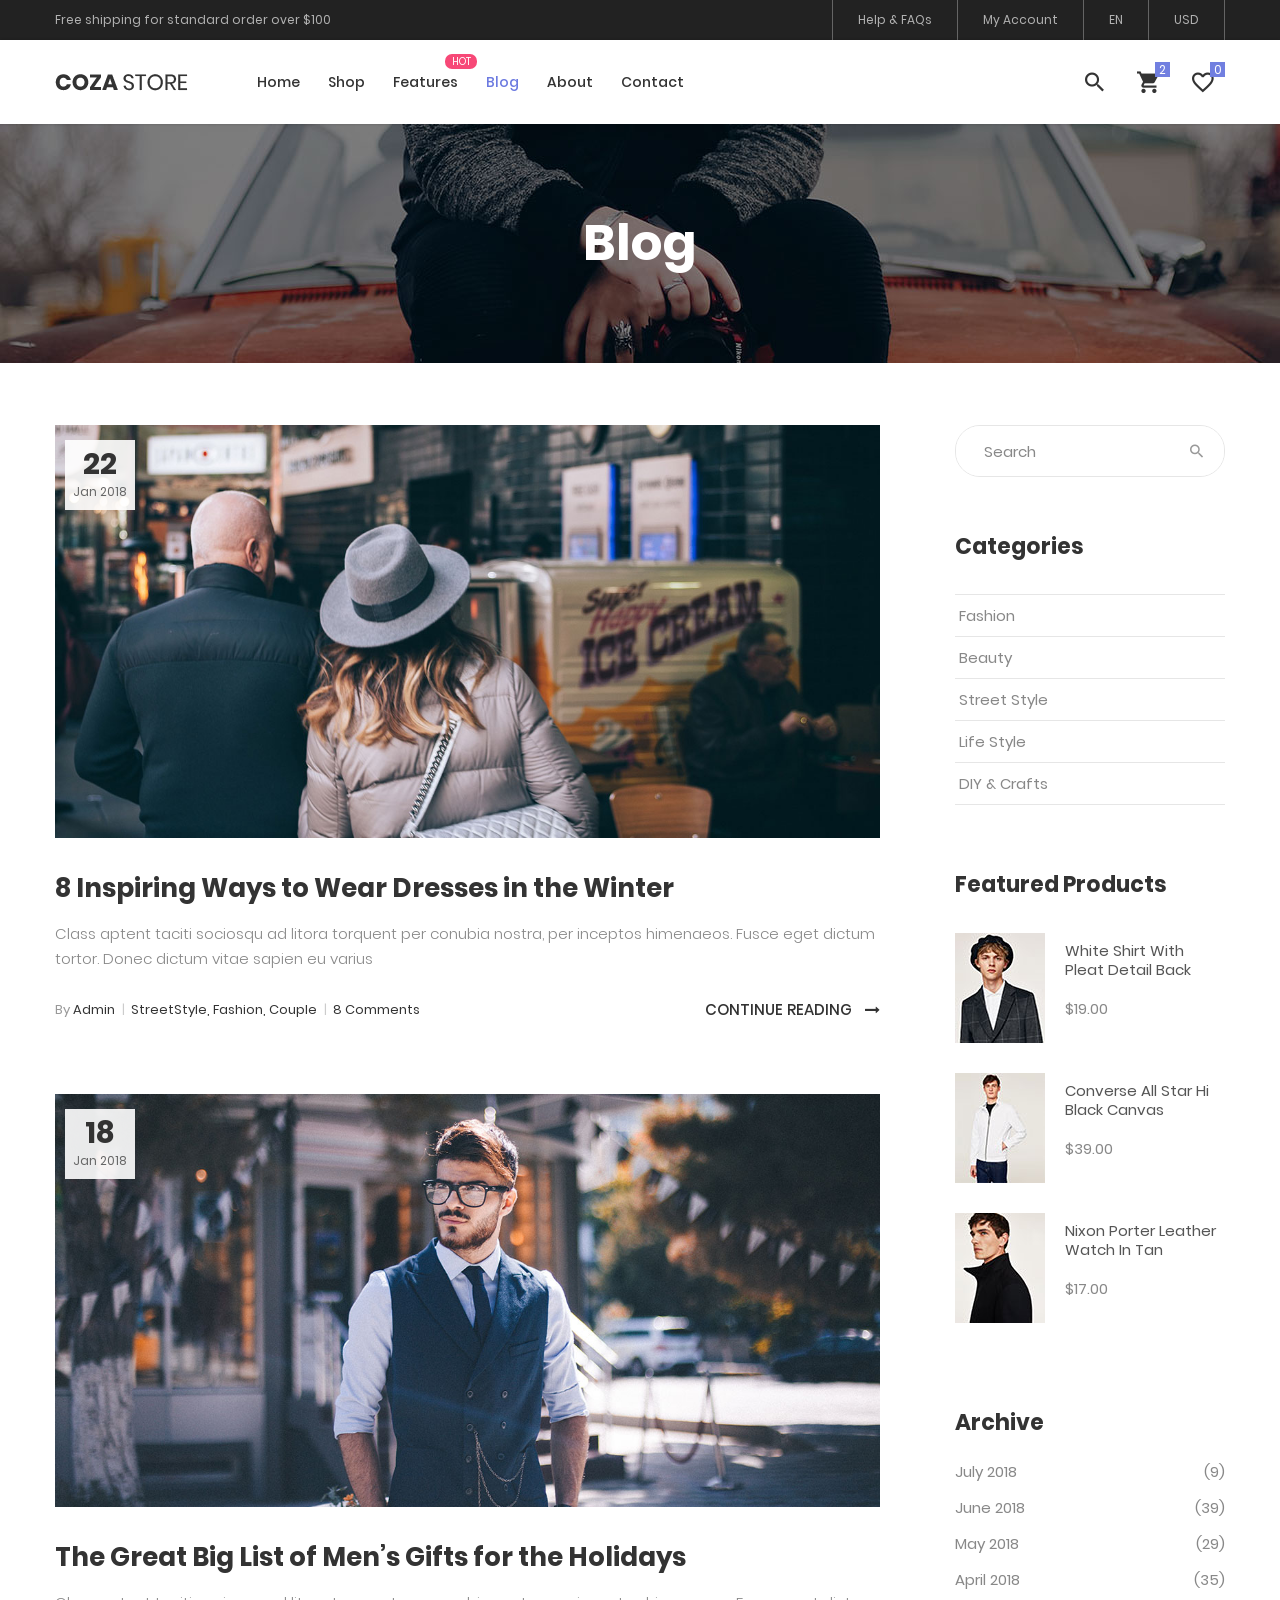
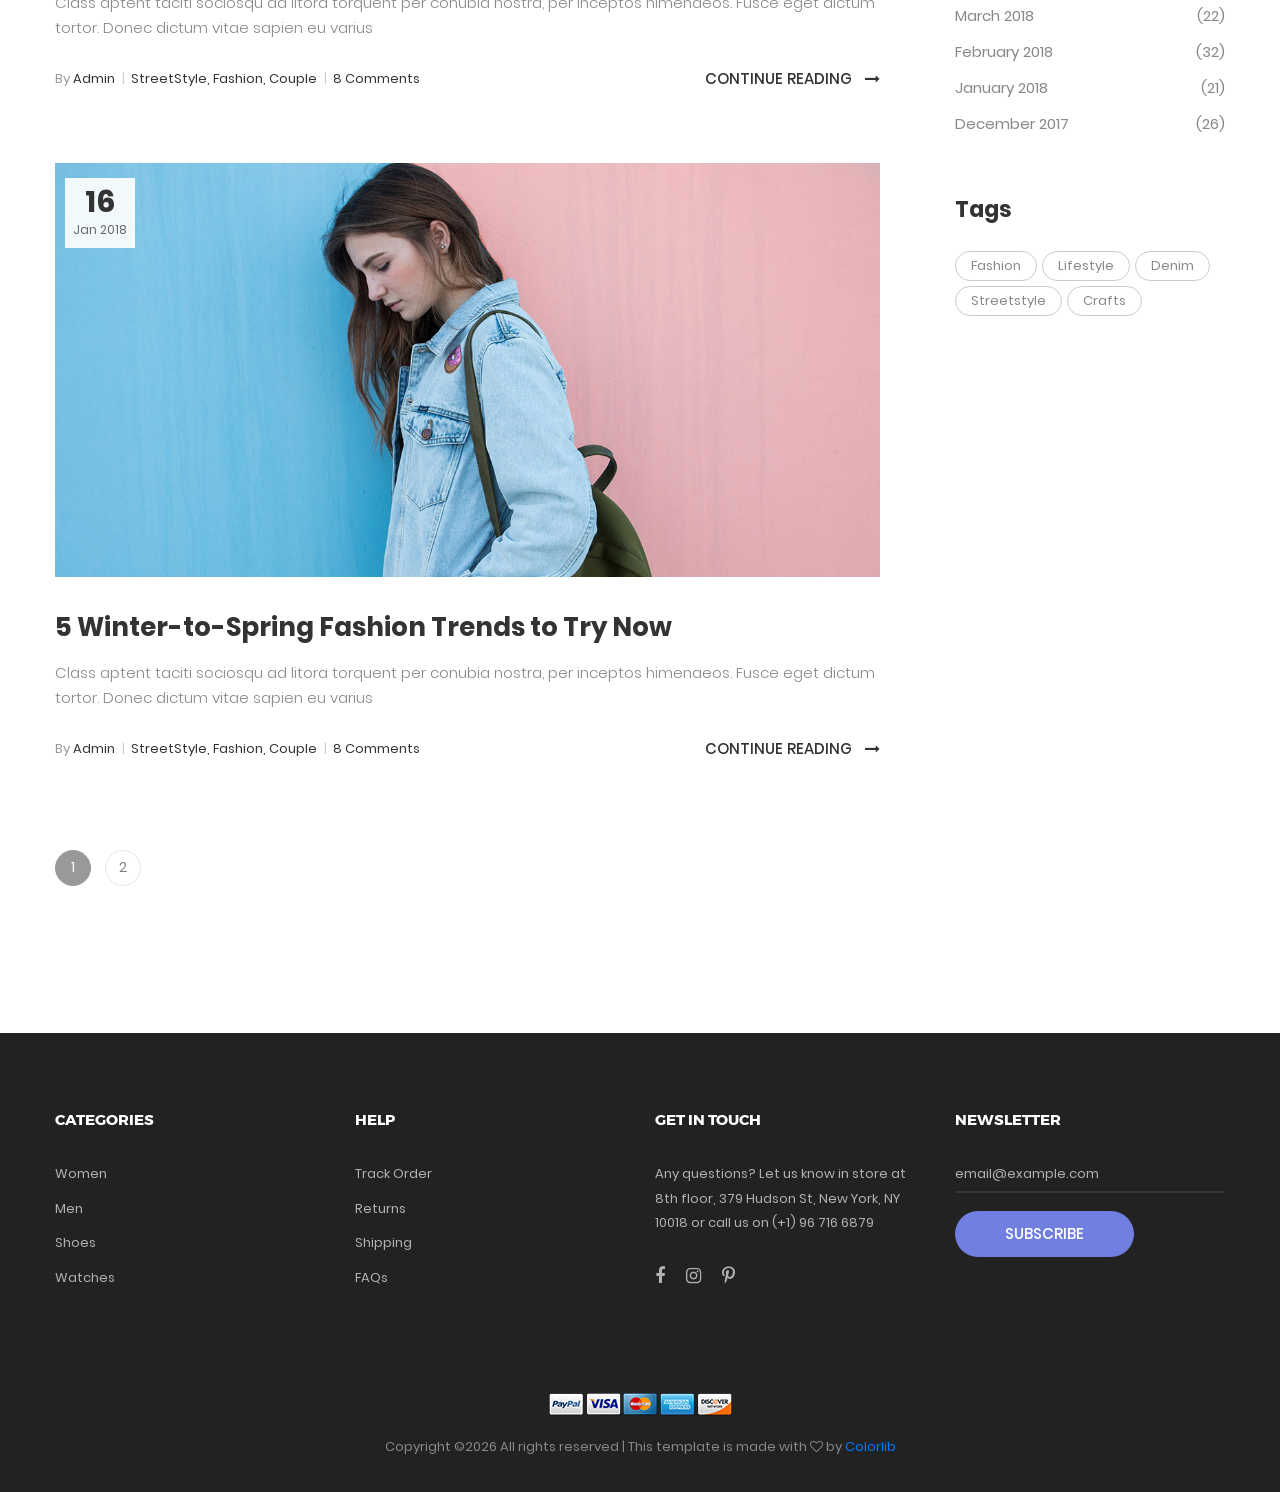
<file: blog.html>
<!DOCTYPE html>
<html lang="en">
<head>
	<title>Blog</title>
	<meta charset="UTF-8">
	<meta name="viewport" content="width=device-width, initial-scale=1">
<!--===============================================================================================-->	
	<link rel="icon" type="image/png" href="images/icons/favicon.png"/>
<!--===============================================================================================-->
	<link rel="stylesheet" type="text/css" href="vendor/bootstrap/css/bootstrap.min.css">
<!--===============================================================================================-->
	<link rel="stylesheet" type="text/css" href="fonts/font-awesome-4.7.0/css/font-awesome.min.css">
<!--===============================================================================================-->
	<link rel="stylesheet" type="text/css" href="fonts/iconic/css/material-design-iconic-font.min.css">
<!--===============================================================================================-->
	<link rel="stylesheet" type="text/css" href="fonts/linearicons-v1.0.0/icon-font.min.css">
<!--===============================================================================================-->
	<link rel="stylesheet" type="text/css" href="vendor/animate/animate.css">
<!--===============================================================================================-->	
	<link rel="stylesheet" type="text/css" href="vendor/css-hamburgers/hamburgers.min.css">
<!--===============================================================================================-->
	<link rel="stylesheet" type="text/css" href="vendor/animsition/css/animsition.min.css">
<!--===============================================================================================-->
	<link rel="stylesheet" type="text/css" href="vendor/select2/select2.min.css">
<!--===============================================================================================-->
	<link rel="stylesheet" type="text/css" href="vendor/perfect-scrollbar/perfect-scrollbar.css">
<!--===============================================================================================-->
	<link rel="stylesheet" type="text/css" href="css/util.css">
	<link rel="stylesheet" type="text/css" href="css/main.css">
<!--===============================================================================================-->
</head>
<body class="animsition">
	
	<!-- Header -->
	<header class="header-v4">
		<!-- Header desktop -->
		<div class="container-menu-desktop">
			<!-- Topbar -->
			<div class="top-bar">
				<div class="content-topbar flex-sb-m h-full container">
					<div class="left-top-bar">
						Free shipping for standard order over $100
					</div>

					<div class="right-top-bar flex-w h-full">
						<a href="#" class="flex-c-m trans-04 p-lr-25">
							Help & FAQs
						</a>

						<a href="#" class="flex-c-m trans-04 p-lr-25">
							My Account
						</a>

						<a href="#" class="flex-c-m trans-04 p-lr-25">
							EN
						</a>

						<a href="#" class="flex-c-m trans-04 p-lr-25">
							USD
						</a>
					</div>
				</div>
			</div>

			<div class="wrap-menu-desktop how-shadow1">
				<nav class="limiter-menu-desktop container">
					
					<!-- Logo desktop -->		
					<a href="#" class="logo">
						<img src="images/icons/logo-01.png" alt="IMG-LOGO">
					</a>

					<!-- Menu desktop -->
					<div class="menu-desktop">
						<ul class="main-menu">
							<li>
								<a href="index.html">Home</a>
								<ul class="sub-menu">
									<li><a href="index.html">Homepage 1</a></li>
									<li><a href="home-02.html">Homepage 2</a></li>
									<li><a href="home-03.html">Homepage 3</a></li>
								</ul>
							</li>

							<li>
								<a href="product.html">Shop</a>
							</li>

							<li class="label1" data-label1="hot">
								<a href="shoping-cart.html">Features</a>
							</li>

							<li class="active-menu">
								<a href="blog.html">Blog</a>
							</li>

							<li>
								<a href="about.html">About</a>
							</li>

							<li>
								<a href="contact.html">Contact</a>
							</li>
						</ul>
					</div>	

					<!-- Icon header -->
					<div class="wrap-icon-header flex-w flex-r-m">
						<div class="icon-header-item cl2 hov-cl1 trans-04 p-l-22 p-r-11 js-show-modal-search">
							<i class="zmdi zmdi-search"></i>
						</div>

						<div class="icon-header-item cl2 hov-cl1 trans-04 p-l-22 p-r-11 icon-header-noti js-show-cart" data-notify="2">
							<i class="zmdi zmdi-shopping-cart"></i>
						</div>

						<a href="#" class="icon-header-item cl2 hov-cl1 trans-04 p-l-22 p-r-11 icon-header-noti" data-notify="0">
							<i class="zmdi zmdi-favorite-outline"></i>
						</a>
					</div>
				</nav>
			</div>	
		</div>

		<!-- Header Mobile -->
		<div class="wrap-header-mobile">
			<!-- Logo moblie -->		
			<div class="logo-mobile">
				<a href="index.html"><img src="images/icons/logo-01.png" alt="IMG-LOGO"></a>
			</div>

			<!-- Icon header -->
			<div class="wrap-icon-header flex-w flex-r-m m-r-15">
				<div class="icon-header-item cl2 hov-cl1 trans-04 p-r-11 js-show-modal-search">
					<i class="zmdi zmdi-search"></i>
				</div>

				<div class="icon-header-item cl2 hov-cl1 trans-04 p-r-11 p-l-10 icon-header-noti js-show-cart" data-notify="2">
					<i class="zmdi zmdi-shopping-cart"></i>
				</div>

				<a href="#" class="dis-block icon-header-item cl2 hov-cl1 trans-04 p-r-11 p-l-10 icon-header-noti" data-notify="0">
					<i class="zmdi zmdi-favorite-outline"></i>
				</a>
			</div>

			<!-- Button show menu -->
			<div class="btn-show-menu-mobile hamburger hamburger--squeeze">
				<span class="hamburger-box">
					<span class="hamburger-inner"></span>
				</span>
			</div>
		</div>


		<!-- Menu Mobile -->
		<div class="menu-mobile">
			<ul class="topbar-mobile">
				<li>
					<div class="left-top-bar">
						Free shipping for standard order over $100
					</div>
				</li>

				<li>
					<div class="right-top-bar flex-w h-full">
						<a href="#" class="flex-c-m p-lr-10 trans-04">
							Help & FAQs
						</a>

						<a href="#" class="flex-c-m p-lr-10 trans-04">
							My Account
						</a>

						<a href="#" class="flex-c-m p-lr-10 trans-04">
							EN
						</a>

						<a href="#" class="flex-c-m p-lr-10 trans-04">
							USD
						</a>
					</div>
				</li>
			</ul>

			<ul class="main-menu-m">
				<li>
					<a href="index.html">Home</a>
					<ul class="sub-menu-m">
						<li><a href="index.html">Homepage 1</a></li>
						<li><a href="home-02.html">Homepage 2</a></li>
						<li><a href="home-03.html">Homepage 3</a></li>
					</ul>
					<span class="arrow-main-menu-m">
						<i class="fa fa-angle-right" aria-hidden="true"></i>
					</span>
				</li>

				<li>
					<a href="product.html">Shop</a>
				</li>

				<li>
					<a href="shoping-cart.html" class="label1 rs1" data-label1="hot">Features</a>
				</li>

				<li>
					<a href="blog.html">Blog</a>
				</li>

				<li>
					<a href="about.html">About</a>
				</li>

				<li>
					<a href="contact.html">Contact</a>
				</li>
			</ul>
		</div>

		<!-- Modal Search -->
		<div class="modal-search-header flex-c-m trans-04 js-hide-modal-search">
			<div class="container-search-header">
				<button class="flex-c-m btn-hide-modal-search trans-04 js-hide-modal-search">
					<img src="images/icons/icon-close2.png" alt="CLOSE">
				</button>

				<form class="wrap-search-header flex-w p-l-15">
					<button class="flex-c-m trans-04">
						<i class="zmdi zmdi-search"></i>
					</button>
					<input class="plh3" type="text" name="search" placeholder="Search...">
				</form>
			</div>
		</div>
	</header>

	<!-- Cart -->
	<div class="wrap-header-cart js-panel-cart">
		<div class="s-full js-hide-cart"></div>

		<div class="header-cart flex-col-l p-l-65 p-r-25">
			<div class="header-cart-title flex-w flex-sb-m p-b-8">
				<span class="mtext-103 cl2">
					Your Cart
				</span>

				<div class="fs-35 lh-10 cl2 p-lr-5 pointer hov-cl1 trans-04 js-hide-cart">
					<i class="zmdi zmdi-close"></i>
				</div>
			</div>
			
			<div class="header-cart-content flex-w js-pscroll">
				<ul class="header-cart-wrapitem w-full">
					<li class="header-cart-item flex-w flex-t m-b-12">
						<div class="header-cart-item-img">
							<img src="images/item-cart-01.jpg" alt="IMG">
						</div>

						<div class="header-cart-item-txt p-t-8">
							<a href="#" class="header-cart-item-name m-b-18 hov-cl1 trans-04">
								White Shirt Pleat
							</a>

							<span class="header-cart-item-info">
								1 x $19.00
							</span>
						</div>
					</li>

					<li class="header-cart-item flex-w flex-t m-b-12">
						<div class="header-cart-item-img">
							<img src="images/item-cart-02.jpg" alt="IMG">
						</div>

						<div class="header-cart-item-txt p-t-8">
							<a href="#" class="header-cart-item-name m-b-18 hov-cl1 trans-04">
								Converse All Star
							</a>

							<span class="header-cart-item-info">
								1 x $39.00
							</span>
						</div>
					</li>

					<li class="header-cart-item flex-w flex-t m-b-12">
						<div class="header-cart-item-img">
							<img src="images/item-cart-03.jpg" alt="IMG">
						</div>

						<div class="header-cart-item-txt p-t-8">
							<a href="#" class="header-cart-item-name m-b-18 hov-cl1 trans-04">
								Nixon Porter Leather
							</a>

							<span class="header-cart-item-info">
								1 x $17.00
							</span>
						</div>
					</li>
				</ul>
				
				<div class="w-full">
					<div class="header-cart-total w-full p-tb-40">
						Total: $75.00
					</div>

					<div class="header-cart-buttons flex-w w-full">
						<a href="shoping-cart.html" class="flex-c-m stext-101 cl0 size-107 bg3 bor2 hov-btn3 p-lr-15 trans-04 m-r-8 m-b-10">
							View Cart
						</a>

						<a href="shoping-cart.html" class="flex-c-m stext-101 cl0 size-107 bg3 bor2 hov-btn3 p-lr-15 trans-04 m-b-10">
							Check Out
						</a>
					</div>
				</div>
			</div>
		</div>
	</div>


	<!-- Title page -->
	<section class="bg-img1 txt-center p-lr-15 p-tb-92" style="background-image: url('images/bg-02.jpg');">
		<h2 class="ltext-105 cl0 txt-center">
			Blog
		</h2>
	</section>	


	<!-- Content page -->
	<section class="bg0 p-t-62 p-b-60">
		<div class="container">
			<div class="row">
				<div class="col-md-8 col-lg-9 p-b-80">
					<div class="p-r-45 p-r-0-lg">
						<!-- item blog -->
						<div class="p-b-63">
							<a href="blog-detail.html" class="hov-img0 how-pos5-parent">
								<img src="images/blog-04.jpg" alt="IMG-BLOG">

								<div class="flex-col-c-m size-123 bg9 how-pos5">
									<span class="ltext-107 cl2 txt-center">
										22
									</span>

									<span class="stext-109 cl3 txt-center">
										Jan 2018
									</span>
								</div>
							</a>

							<div class="p-t-32">
								<h4 class="p-b-15">
									<a href="blog-detail.html" class="ltext-108 cl2 hov-cl1 trans-04">
										8 Inspiring Ways to Wear Dresses in the Winter
									</a>
								</h4>

								<p class="stext-117 cl6">
									Class aptent taciti sociosqu ad litora torquent per conubia nostra, per inceptos himenaeos. Fusce eget dictum tortor. Donec dictum vitae sapien eu varius
								</p>

								<div class="flex-w flex-sb-m p-t-18">
									<span class="flex-w flex-m stext-111 cl2 p-r-30 m-tb-10">
										<span>
											<span class="cl4">By</span> Admin  
											<span class="cl12 m-l-4 m-r-6">|</span>
										</span>

										<span>
											StreetStyle, Fashion, Couple  
											<span class="cl12 m-l-4 m-r-6">|</span>
										</span>

										<span>
											8 Comments
										</span>
									</span>

									<a href="blog-detail.html" class="stext-101 cl2 hov-cl1 trans-04 m-tb-10">
										Continue Reading

										<i class="fa fa-long-arrow-right m-l-9"></i>
									</a>
								</div>
							</div>
						</div>

						<!-- item blog -->
						<div class="p-b-63">
							<a href="blog-detail.html" class="hov-img0 how-pos5-parent">
								<img src="images/blog-05.jpg" alt="IMG-BLOG">

								<div class="flex-col-c-m size-123 bg9 how-pos5">
									<span class="ltext-107 cl2 txt-center">
										18
									</span>

									<span class="stext-109 cl3 txt-center">
										Jan 2018
									</span>
								</div>
							</a>

							<div class="p-t-32">
								<h4 class="p-b-15">
									<a href="blog-detail.html" class="ltext-108 cl2 hov-cl1 trans-04">
										The Great Big List of Men’s Gifts for the Holidays 
									</a>
								</h4>

								<p class="stext-117 cl6">
									Class aptent taciti sociosqu ad litora torquent per conubia nostra, per inceptos himenaeos. Fusce eget dictum tortor. Donec dictum vitae sapien eu varius
								</p>

								<div class="flex-w flex-sb-m p-t-18">
									<span class="flex-w flex-m stext-111 cl2 p-r-30 m-tb-10">
										<span>
											<span class="cl4">By</span> Admin  
											<span class="cl12 m-l-4 m-r-6">|</span>
										</span>

										<span>
											StreetStyle, Fashion, Couple  
											<span class="cl12 m-l-4 m-r-6">|</span>
										</span>

										<span>
											8 Comments
										</span>
									</span>

									<a href="blog-detail.html" class="stext-101 cl2 hov-cl1 trans-04 m-tb-10">
										Continue Reading

										<i class="fa fa-long-arrow-right m-l-9"></i>
									</a>
								</div>
							</div>
						</div>

						<!-- item blog -->
						<div class="p-b-63">
							<a href="blog-detail.html" class="hov-img0 how-pos5-parent">
								<img src="images/blog-06.jpg" alt="IMG-BLOG">

								<div class="flex-col-c-m size-123 bg9 how-pos5">
									<span class="ltext-107 cl2 txt-center">
										16
									</span>

									<span class="stext-109 cl3 txt-center">
										Jan 2018
									</span>
								</div>
							</a>

							<div class="p-t-32">
								<h4 class="p-b-15">
									<a href="blog-detail.html" class="ltext-108 cl2 hov-cl1 trans-04">
										5 Winter-to-Spring Fashion Trends to Try Now
									</a>
								</h4>

								<p class="stext-117 cl6">
									Class aptent taciti sociosqu ad litora torquent per conubia nostra, per inceptos himenaeos. Fusce eget dictum tortor. Donec dictum vitae sapien eu varius
								</p>

								<div class="flex-w flex-sb-m p-t-18">
									<span class="flex-w flex-m stext-111 cl2 p-r-30 m-tb-10">
										<span>
											<span class="cl4">By</span> Admin  
											<span class="cl12 m-l-4 m-r-6">|</span>
										</span>

										<span>
											StreetStyle, Fashion, Couple  
											<span class="cl12 m-l-4 m-r-6">|</span>
										</span>

										<span>
											8 Comments
										</span>
									</span>

									<a href="blog-detail.html" class="stext-101 cl2 hov-cl1 trans-04 m-tb-10">
										Continue Reading

										<i class="fa fa-long-arrow-right m-l-9"></i>
									</a>
								</div>
							</div>
						</div>

						<!-- Pagination -->
						<div class="flex-l-m flex-w w-full p-t-10 m-lr--7">
							<a href="#" class="flex-c-m how-pagination1 trans-04 m-all-7 active-pagination1">
								1
							</a>

							<a href="#" class="flex-c-m how-pagination1 trans-04 m-all-7">
								2
							</a>
						</div>
					</div>
				</div>

				<div class="col-md-4 col-lg-3 p-b-80">
					<div class="side-menu">
						<div class="bor17 of-hidden pos-relative">
							<input class="stext-103 cl2 plh4 size-116 p-l-28 p-r-55" type="text" name="search" placeholder="Search">

							<button class="flex-c-m size-122 ab-t-r fs-18 cl4 hov-cl1 trans-04">
								<i class="zmdi zmdi-search"></i>
							</button>
						</div>

						<div class="p-t-55">
							<h4 class="mtext-112 cl2 p-b-33">
								Categories
							</h4>

							<ul>
								<li class="bor18">
									<a href="#" class="dis-block stext-115 cl6 hov-cl1 trans-04 p-tb-8 p-lr-4">
										Fashion
									</a>
								</li>

								<li class="bor18">
									<a href="#" class="dis-block stext-115 cl6 hov-cl1 trans-04 p-tb-8 p-lr-4">
										Beauty
									</a>
								</li>

								<li class="bor18">
									<a href="#" class="dis-block stext-115 cl6 hov-cl1 trans-04 p-tb-8 p-lr-4">
										Street Style
									</a>
								</li>

								<li class="bor18">
									<a href="#" class="dis-block stext-115 cl6 hov-cl1 trans-04 p-tb-8 p-lr-4">
										Life Style
									</a>
								</li>

								<li class="bor18">
									<a href="#" class="dis-block stext-115 cl6 hov-cl1 trans-04 p-tb-8 p-lr-4">
										DIY & Crafts
									</a>
								</li>
							</ul>
						</div>

						<div class="p-t-65">
							<h4 class="mtext-112 cl2 p-b-33">
								Featured Products
							</h4>

							<ul>
								<li class="flex-w flex-t p-b-30">
									<a href="#" class="wrao-pic-w size-214 hov-ovelay1 m-r-20">
										<img src="images/product-min-01.jpg" alt="PRODUCT">
									</a>

									<div class="size-215 flex-col-t p-t-8">
										<a href="#" class="stext-116 cl8 hov-cl1 trans-04">
											White Shirt With Pleat Detail Back
										</a>

										<span class="stext-116 cl6 p-t-20">
											$19.00
										</span>
									</div>
								</li>

								<li class="flex-w flex-t p-b-30">
									<a href="#" class="wrao-pic-w size-214 hov-ovelay1 m-r-20">
										<img src="images/product-min-02.jpg" alt="PRODUCT">
									</a>

									<div class="size-215 flex-col-t p-t-8">
										<a href="#" class="stext-116 cl8 hov-cl1 trans-04">
											Converse All Star Hi Black Canvas
										</a>

										<span class="stext-116 cl6 p-t-20">
											$39.00
										</span>
									</div>
								</li>

								<li class="flex-w flex-t p-b-30">
									<a href="#" class="wrao-pic-w size-214 hov-ovelay1 m-r-20">
										<img src="images/product-min-03.jpg" alt="PRODUCT">
									</a>

									<div class="size-215 flex-col-t p-t-8">
										<a href="#" class="stext-116 cl8 hov-cl1 trans-04">
											Nixon Porter Leather Watch In Tan
										</a>

										<span class="stext-116 cl6 p-t-20">
											$17.00
										</span>
									</div>
								</li>
							</ul>
						</div>

						<div class="p-t-55">
							<h4 class="mtext-112 cl2 p-b-20">
								Archive
							</h4>

							<ul>
								<li class="p-b-7">
									<a href="#" class="flex-w flex-sb-m stext-115 cl6 hov-cl1 trans-04 p-tb-2">
										<span>
											July 2018
										</span>

										<span>
											(9)
										</span>
									</a>
								</li>

								<li class="p-b-7">
									<a href="#" class="flex-w flex-sb-m stext-115 cl6 hov-cl1 trans-04 p-tb-2">
										<span>
											June 2018
										</span>

										<span>
											(39)
										</span>
									</a>
								</li>

								<li class="p-b-7">
									<a href="#" class="flex-w flex-sb-m stext-115 cl6 hov-cl1 trans-04 p-tb-2">
										<span>
											May 2018
										</span>

										<span>
											(29)
										</span>
									</a>
								</li>

								<li class="p-b-7">
									<a href="#" class="flex-w flex-sb-m stext-115 cl6 hov-cl1 trans-04 p-tb-2">
										<span>
											April  2018
										</span>

										<span>
											(35)
										</span>
									</a>
								</li>

								<li class="p-b-7">
									<a href="#" class="flex-w flex-sb-m stext-115 cl6 hov-cl1 trans-04 p-tb-2">
										<span>
											March 2018
										</span>

										<span>
											(22)
										</span>
									</a>
								</li>

								<li class="p-b-7">
									<a href="#" class="flex-w flex-sb-m stext-115 cl6 hov-cl1 trans-04 p-tb-2">
										<span>
											February 2018
										</span>

										<span>
											(32)
										</span>
									</a>
								</li>

								<li class="p-b-7">
									<a href="#" class="flex-w flex-sb-m stext-115 cl6 hov-cl1 trans-04 p-tb-2">
										<span>
											January 2018
										</span>

										<span>
											(21)
										</span>
									</a>
								</li>

								<li class="p-b-7">
									<a href="#" class="flex-w flex-sb-m stext-115 cl6 hov-cl1 trans-04 p-tb-2">
										<span>
											December 2017
										</span>

										<span>
											(26)
										</span>
									</a>
								</li>
							</ul>
						</div>

						<div class="p-t-50">
							<h4 class="mtext-112 cl2 p-b-27">
								Tags
							</h4>

							<div class="flex-w m-r--5">
								<a href="#" class="flex-c-m stext-107 cl6 size-301 bor7 p-lr-15 hov-tag1 trans-04 m-r-5 m-b-5">
									Fashion
								</a>

								<a href="#" class="flex-c-m stext-107 cl6 size-301 bor7 p-lr-15 hov-tag1 trans-04 m-r-5 m-b-5">
									Lifestyle
								</a>

								<a href="#" class="flex-c-m stext-107 cl6 size-301 bor7 p-lr-15 hov-tag1 trans-04 m-r-5 m-b-5">
									Denim
								</a>

								<a href="#" class="flex-c-m stext-107 cl6 size-301 bor7 p-lr-15 hov-tag1 trans-04 m-r-5 m-b-5">
									Streetstyle
								</a>

								<a href="#" class="flex-c-m stext-107 cl6 size-301 bor7 p-lr-15 hov-tag1 trans-04 m-r-5 m-b-5">
									Crafts
								</a>
							</div>
						</div>
					</div>
				</div>
			</div>
		</div>
	</section>	
	
		

	<!-- Footer -->
	<footer class="bg3 p-t-75 p-b-32">
		<div class="container">
			<div class="row">
				<div class="col-sm-6 col-lg-3 p-b-50">
					<h4 class="stext-301 cl0 p-b-30">
						Categories
					</h4>

					<ul>
						<li class="p-b-10">
							<a href="#" class="stext-107 cl7 hov-cl1 trans-04">
								Women
							</a>
						</li>

						<li class="p-b-10">
							<a href="#" class="stext-107 cl7 hov-cl1 trans-04">
								Men
							</a>
						</li>

						<li class="p-b-10">
							<a href="#" class="stext-107 cl7 hov-cl1 trans-04">
								Shoes
							</a>
						</li>

						<li class="p-b-10">
							<a href="#" class="stext-107 cl7 hov-cl1 trans-04">
								Watches
							</a>
						</li>
					</ul>
				</div>

				<div class="col-sm-6 col-lg-3 p-b-50">
					<h4 class="stext-301 cl0 p-b-30">
						Help
					</h4>

					<ul>
						<li class="p-b-10">
							<a href="#" class="stext-107 cl7 hov-cl1 trans-04">
								Track Order
							</a>
						</li>

						<li class="p-b-10">
							<a href="#" class="stext-107 cl7 hov-cl1 trans-04">
								Returns 
							</a>
						</li>

						<li class="p-b-10">
							<a href="#" class="stext-107 cl7 hov-cl1 trans-04">
								Shipping
							</a>
						</li>

						<li class="p-b-10">
							<a href="#" class="stext-107 cl7 hov-cl1 trans-04">
								FAQs
							</a>
						</li>
					</ul>
				</div>

				<div class="col-sm-6 col-lg-3 p-b-50">
					<h4 class="stext-301 cl0 p-b-30">
						GET IN TOUCH
					</h4>

					<p class="stext-107 cl7 size-201">
						Any questions? Let us know in store at 8th floor, 379 Hudson St, New York, NY 10018 or call us on (+1) 96 716 6879
					</p>

					<div class="p-t-27">
						<a href="#" class="fs-18 cl7 hov-cl1 trans-04 m-r-16">
							<i class="fa fa-facebook"></i>
						</a>

						<a href="#" class="fs-18 cl7 hov-cl1 trans-04 m-r-16">
							<i class="fa fa-instagram"></i>
						</a>

						<a href="#" class="fs-18 cl7 hov-cl1 trans-04 m-r-16">
							<i class="fa fa-pinterest-p"></i>
						</a>
					</div>
				</div>

				<div class="col-sm-6 col-lg-3 p-b-50">
					<h4 class="stext-301 cl0 p-b-30">
						Newsletter
					</h4>

					<form>
						<div class="wrap-input1 w-full p-b-4">
							<input class="input1 bg-none plh1 stext-107 cl7" type="text" name="email" placeholder="email@example.com">
							<div class="focus-input1 trans-04"></div>
						</div>

						<div class="p-t-18">
							<button class="flex-c-m stext-101 cl0 size-103 bg1 bor1 hov-btn2 p-lr-15 trans-04">
								Subscribe
							</button>
						</div>
					</form>
				</div>
			</div>

			<div class="p-t-40">
				<div class="flex-c-m flex-w p-b-18">
					<a href="#" class="m-all-1">
						<img src="images/icons/icon-pay-01.png" alt="ICON-PAY">
					</a>

					<a href="#" class="m-all-1">
						<img src="images/icons/icon-pay-02.png" alt="ICON-PAY">
					</a>

					<a href="#" class="m-all-1">
						<img src="images/icons/icon-pay-03.png" alt="ICON-PAY">
					</a>

					<a href="#" class="m-all-1">
						<img src="images/icons/icon-pay-04.png" alt="ICON-PAY">
					</a>

					<a href="#" class="m-all-1">
						<img src="images/icons/icon-pay-05.png" alt="ICON-PAY">
					</a>
				</div>

				<p class="stext-107 cl6 txt-center">
					<!-- Link back to Colorlib can't be removed. Template is licensed under CC BY 3.0. -->
Copyright &copy;<script>document.write(new Date().getFullYear());</script> All rights reserved | This template is made with <i class="fa fa-heart-o" aria-hidden="true"></i> by <a href="https://colorlib.com" target="_blank">Colorlib</a>
<!-- Link back to Colorlib can't be removed. Template is licensed under CC BY 3.0. -->

				</p>
			</div>
		</div>
	</footer>


	<!-- Back to top -->
	<div class="btn-back-to-top" id="myBtn">
		<span class="symbol-btn-back-to-top">
			<i class="zmdi zmdi-chevron-up"></i>
		</span>
	</div>

<!--===============================================================================================-->	
	<script src="vendor/jquery/jquery-3.2.1.min.js"></script>
<!--===============================================================================================-->
	<script src="vendor/animsition/js/animsition.min.js"></script>
<!--===============================================================================================-->
	<script src="vendor/bootstrap/js/popper.js"></script>
	<script src="vendor/bootstrap/js/bootstrap.min.js"></script>
<!--===============================================================================================-->
	<script src="vendor/select2/select2.min.js"></script>
	<script>
		$(".js-select2").each(function(){
			$(this).select2({
				minimumResultsForSearch: 20,
				dropdownParent: $(this).next('.dropDownSelect2')
			});
		})
	</script>
<!--===============================================================================================-->
	<script src="vendor/MagnificPopup/jquery.magnific-popup.min.js"></script>
<!--===============================================================================================-->
	<script src="vendor/perfect-scrollbar/perfect-scrollbar.min.js"></script>
	<script>
		$('.js-pscroll').each(function(){
			$(this).css('position','relative');
			$(this).css('overflow','hidden');
			var ps = new PerfectScrollbar(this, {
				wheelSpeed: 1,
				scrollingThreshold: 1000,
				wheelPropagation: false,
			});

			$(window).on('resize', function(){
				ps.update();
			})
		});
	</script>
<!--===============================================================================================-->
	<script src="js/main.js"></script>

</body>
</html>
</file>
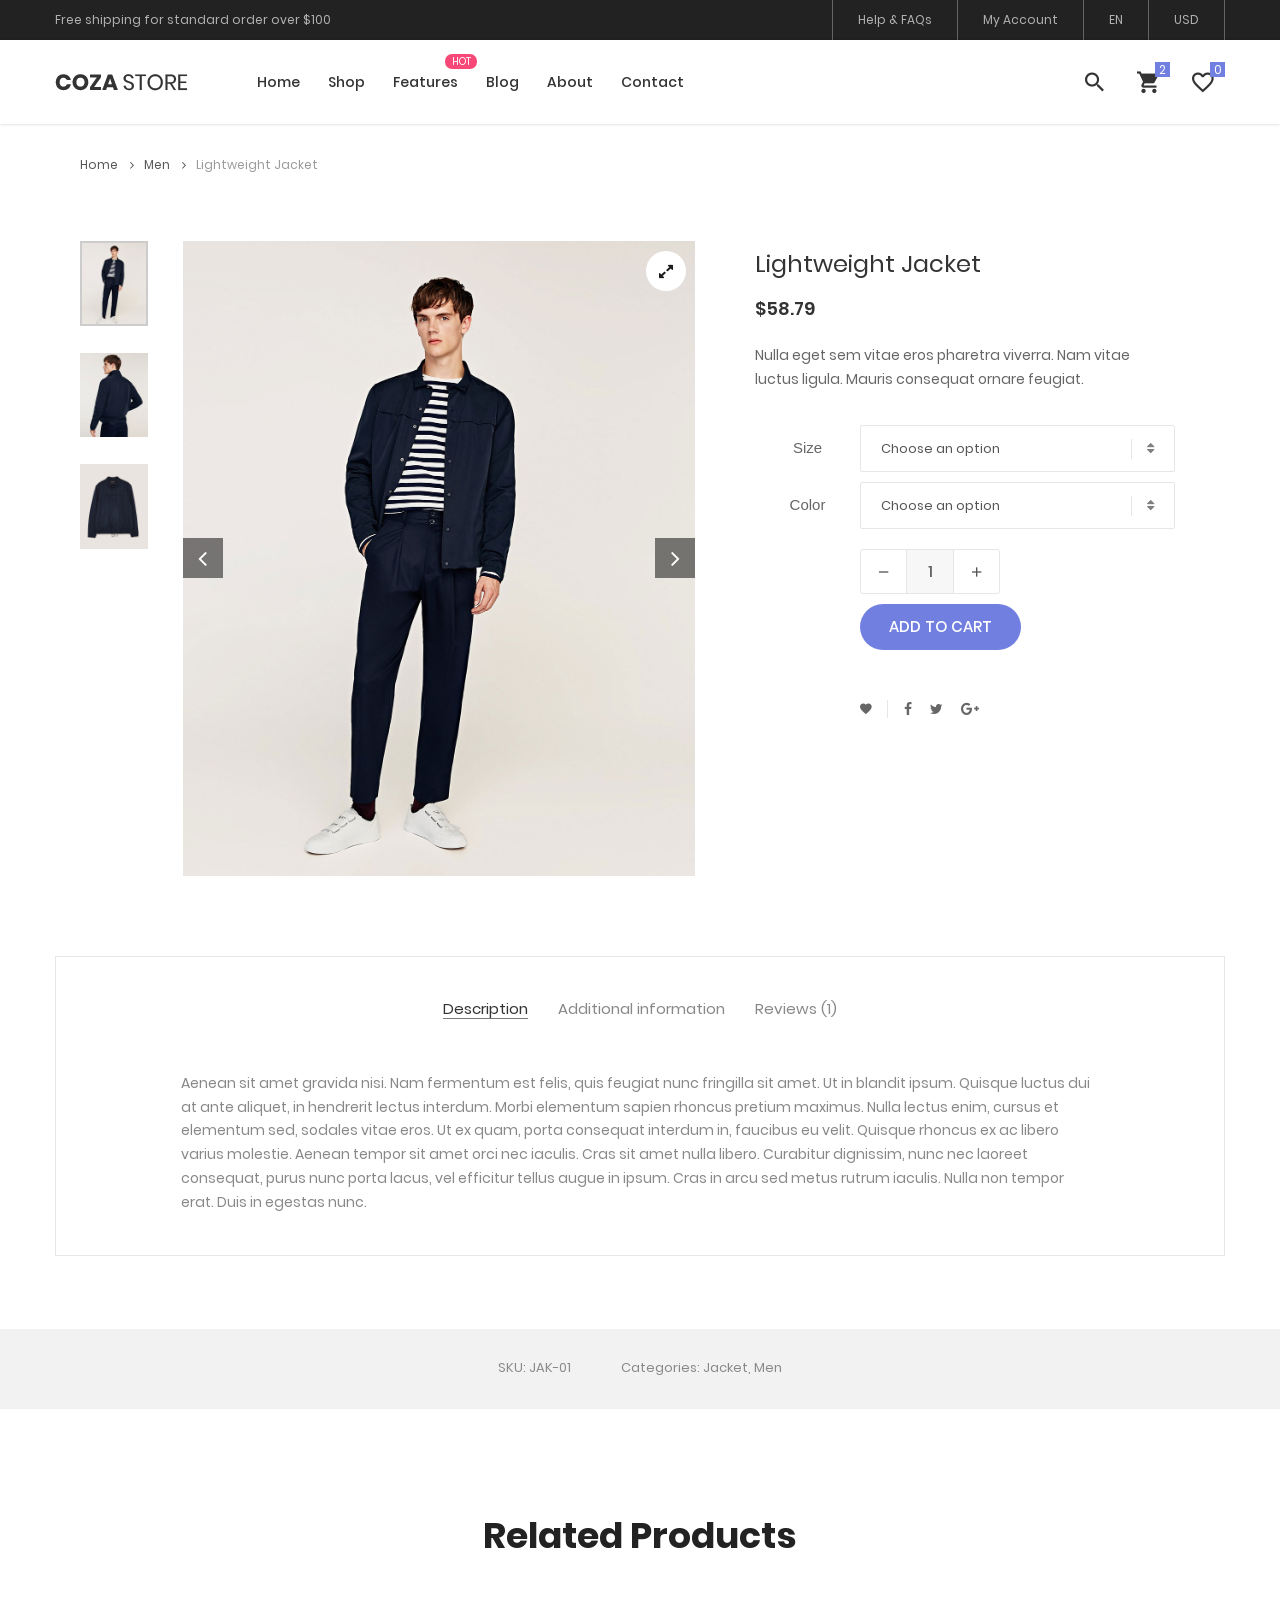
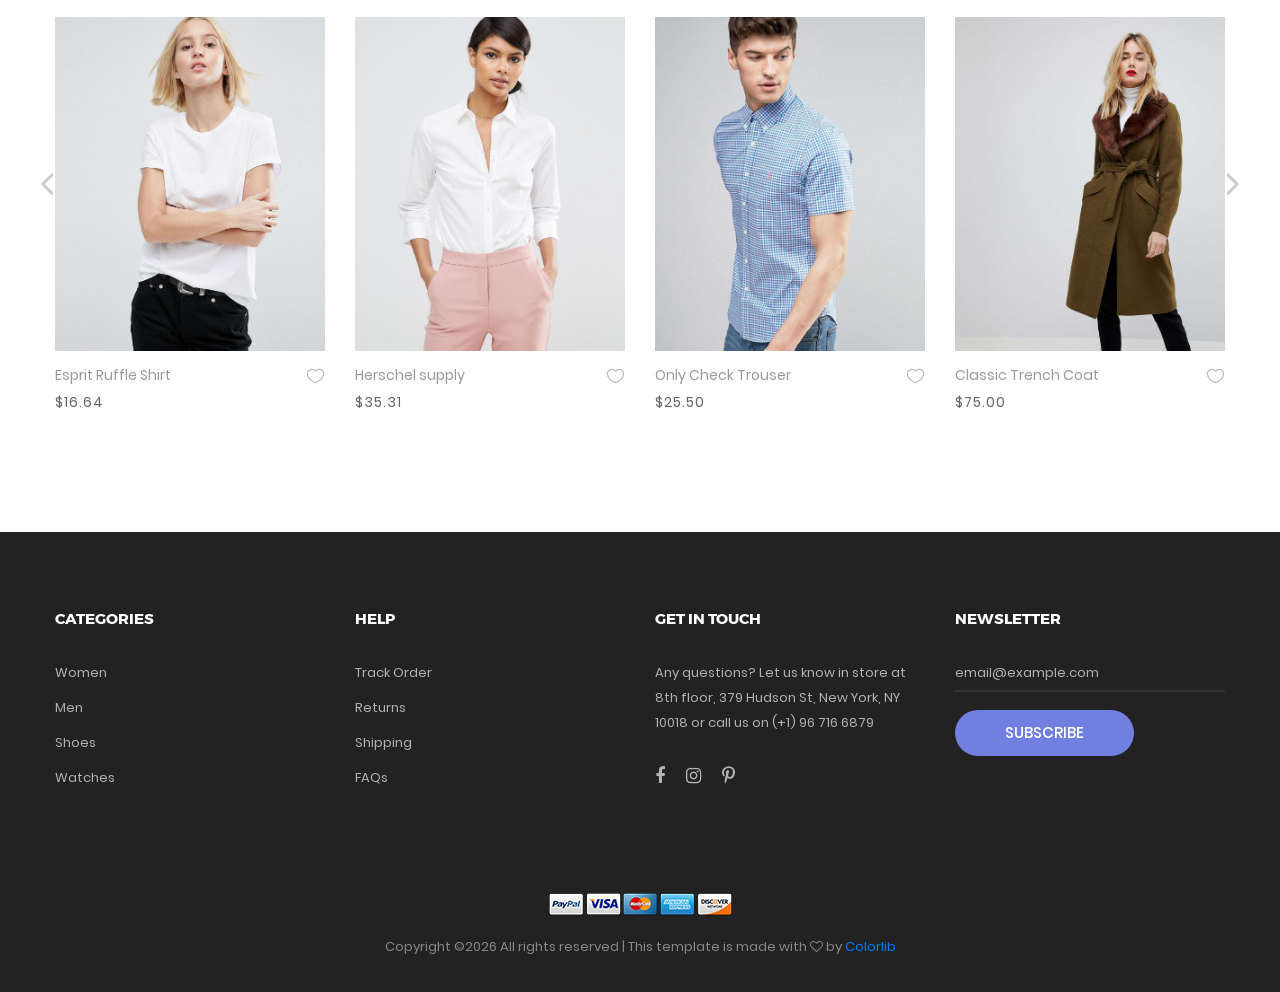
<file: book-detail.html>
<!DOCTYPE html>
<html lang="en">
<head>
	<title>Product Detail</title>
	<meta charset="UTF-8">
	<meta name="viewport" content="width=device-width, initial-scale=1">
<!--===============================================================================================-->	
	<link rel="icon" type="image/png" href="images/icons/favicon.png"/>
<!--===============================================================================================-->
	<link rel="stylesheet" type="text/css" href="vendor/bootstrap/css/bootstrap.min.css">
<!--===============================================================================================-->
	<link rel="stylesheet" type="text/css" href="fonts/font-awesome-4.7.0/css/font-awesome.min.css">
<!--===============================================================================================-->
	<link rel="stylesheet" type="text/css" href="fonts/iconic/css/material-design-iconic-font.min.css">
<!--===============================================================================================-->
	<link rel="stylesheet" type="text/css" href="fonts/linearicons-v1.0.0/icon-font.min.css">
<!--===============================================================================================-->
	<link rel="stylesheet" type="text/css" href="vendor/animate/animate.css">
<!--===============================================================================================-->	
	<link rel="stylesheet" type="text/css" href="vendor/css-hamburgers/hamburgers.min.css">
<!--===============================================================================================-->
	<link rel="stylesheet" type="text/css" href="vendor/animsition/css/animsition.min.css">
<!--===============================================================================================-->
	<link rel="stylesheet" type="text/css" href="vendor/select2/select2.min.css">
<!--===============================================================================================-->	
	<link rel="stylesheet" type="text/css" href="vendor/daterangepicker/daterangepicker.css">
<!--===============================================================================================-->
	<link rel="stylesheet" type="text/css" href="vendor/slick/slick.css">
<!--===============================================================================================-->
	<link rel="stylesheet" type="text/css" href="vendor/MagnificPopup/magnific-popup.css">
<!--===============================================================================================-->
	<link rel="stylesheet" type="text/css" href="vendor/perfect-scrollbar/perfect-scrollbar.css">
<!--===============================================================================================-->
	<link rel="stylesheet" type="text/css" href="css/util.css">
	<link rel="stylesheet" type="text/css" href="css/main.css">
<!--===============================================================================================-->
</head>
<body class="animsition">
	
	<!-- Header -->
	<header class="header-v4">
		<!-- Header desktop -->
		<div class="container-menu-desktop">
			<!-- Topbar -->
			<div class="top-bar">
				<div class="content-topbar flex-sb-m h-full container">
					<div class="left-top-bar">
						Free shipping for standard order over $100
					</div>

					<div class="right-top-bar flex-w h-full">
						<a href="#" class="flex-c-m trans-04 p-lr-25">
							Help & FAQs
						</a>

						<a href="#" class="flex-c-m trans-04 p-lr-25">
							My Account
						</a>

						<a href="#" class="flex-c-m trans-04 p-lr-25">
							EN
						</a>

						<a href="#" class="flex-c-m trans-04 p-lr-25">
							USD
						</a>
					</div>
				</div>
			</div>

			<div class="wrap-menu-desktop how-shadow1">
				<nav class="limiter-menu-desktop container">
					
					<!-- Logo desktop -->		
					<a href="#" class="logo">
						<img src="images/icons/logo-01.png" alt="IMG-LOGO">
					</a>

					<!-- Menu desktop -->
					<div class="menu-desktop">
						<ul class="main-menu">
							<li>
								<a href="index.html">Home</a>
								<ul class="sub-menu">
									<li><a href="index.html">Homepage 1</a></li>
									<li><a href="home-02.html">Homepage 2</a></li>
									<li><a href="home-03.html">Homepage 3</a></li>
								</ul>
							</li>

							<li>
								<a href="product.html">Shop</a>
							</li>

							<li class="label1" data-label1="hot">
								<a href="shoping-cart.html">Features</a>
							</li>

							<li>
								<a href="blog.html">Blog</a>
							</li>

							<li>
								<a href="about.html">About</a>
							</li>

							<li>
								<a href="contact.html">Contact</a>
							</li>
						</ul>
					</div>	

					<!-- Icon header -->
					<div class="wrap-icon-header flex-w flex-r-m">
						<div class="icon-header-item cl2 hov-cl1 trans-04 p-l-22 p-r-11 js-show-modal-search">
							<i class="zmdi zmdi-search"></i>
						</div>

						<div class="icon-header-item cl2 hov-cl1 trans-04 p-l-22 p-r-11 icon-header-noti js-show-cart" data-notify="2">
							<i class="zmdi zmdi-shopping-cart"></i>
						</div>

						<a href="#" class="icon-header-item cl2 hov-cl1 trans-04 p-l-22 p-r-11 icon-header-noti" data-notify="0">
							<i class="zmdi zmdi-favorite-outline"></i>
						</a>
					</div>
				</nav>
			</div>	
		</div>

		<!-- Header Mobile -->
		<div class="wrap-header-mobile">
			<!-- Logo moblie -->		
			<div class="logo-mobile">
				<a href="index.html"><img src="images/icons/logo-01.png" alt="IMG-LOGO"></a>
			</div>

			<!-- Icon header -->
			<div class="wrap-icon-header flex-w flex-r-m m-r-15">
				<div class="icon-header-item cl2 hov-cl1 trans-04 p-r-11 js-show-modal-search">
					<i class="zmdi zmdi-search"></i>
				</div>

				<div class="icon-header-item cl2 hov-cl1 trans-04 p-r-11 p-l-10 icon-header-noti js-show-cart" data-notify="2">
					<i class="zmdi zmdi-shopping-cart"></i>
				</div>

				<a href="#" class="dis-block icon-header-item cl2 hov-cl1 trans-04 p-r-11 p-l-10 icon-header-noti" data-notify="0">
					<i class="zmdi zmdi-favorite-outline"></i>
				</a>
			</div>

			<!-- Button show menu -->
			<div class="btn-show-menu-mobile hamburger hamburger--squeeze">
				<span class="hamburger-box">
					<span class="hamburger-inner"></span>
				</span>
			</div>
		</div>


		<!-- Menu Mobile -->
		<div class="menu-mobile">
			<ul class="topbar-mobile">
				<li>
					<div class="left-top-bar">
						Free shipping for standard order over $100
					</div>
				</li>

				<li>
					<div class="right-top-bar flex-w h-full">
						<a href="#" class="flex-c-m p-lr-10 trans-04">
							Help & FAQs
						</a>

						<a href="#" class="flex-c-m p-lr-10 trans-04">
							My Account
						</a>

						<a href="#" class="flex-c-m p-lr-10 trans-04">
							EN
						</a>

						<a href="#" class="flex-c-m p-lr-10 trans-04">
							USD
						</a>
					</div>
				</li>
			</ul>

			<ul class="main-menu-m">
				<li>
					<a href="index.html">Home</a>
					<ul class="sub-menu-m">
						<li><a href="index.html">Homepage 1</a></li>
						<li><a href="home-02.html">Homepage 2</a></li>
						<li><a href="home-03.html">Homepage 3</a></li>
					</ul>
					<span class="arrow-main-menu-m">
						<i class="fa fa-angle-right" aria-hidden="true"></i>
					</span>
				</li>

				<li>
					<a href="product.html">Shop</a>
				</li>

				<li>
					<a href="shoping-cart.html" class="label1 rs1" data-label1="hot">Features</a>
				</li>

				<li>
					<a href="blog.html">Blog</a>
				</li>

				<li>
					<a href="about.html">About</a>
				</li>

				<li>
					<a href="contact.html">Contact</a>
				</li>
			</ul>
		</div>

		<!-- Modal Search -->
		<div class="modal-search-header flex-c-m trans-04 js-hide-modal-search">
			<div class="container-search-header">
				<button class="flex-c-m btn-hide-modal-search trans-04 js-hide-modal-search">
					<img src="images/icons/icon-close2.png" alt="CLOSE">
				</button>

				<form class="wrap-search-header flex-w p-l-15">
					<button class="flex-c-m trans-04">
						<i class="zmdi zmdi-search"></i>
					</button>
					<input class="plh3" type="text" name="search" placeholder="Search...">
				</form>
			</div>
		</div>
	</header>

	<!-- Cart -->
	<div class="wrap-header-cart js-panel-cart">
		<div class="s-full js-hide-cart"></div>

		<div class="header-cart flex-col-l p-l-65 p-r-25">
			<div class="header-cart-title flex-w flex-sb-m p-b-8">
				<span class="mtext-103 cl2">
					Your Cart
				</span>

				<div class="fs-35 lh-10 cl2 p-lr-5 pointer hov-cl1 trans-04 js-hide-cart">
					<i class="zmdi zmdi-close"></i>
				</div>
			</div>
			
			<div class="header-cart-content flex-w js-pscroll">
				<ul class="header-cart-wrapitem w-full">
					<li class="header-cart-item flex-w flex-t m-b-12">
						<div class="header-cart-item-img">
							<img src="images/item-cart-01.jpg" alt="IMG">
						</div>

						<div class="header-cart-item-txt p-t-8">
							<a href="#" class="header-cart-item-name m-b-18 hov-cl1 trans-04">
								White Shirt Pleat
							</a>

							<span class="header-cart-item-info">
								1 x $19.00
							</span>
						</div>
					</li>

					<li class="header-cart-item flex-w flex-t m-b-12">
						<div class="header-cart-item-img">
							<img src="images/item-cart-02.jpg" alt="IMG">
						</div>

						<div class="header-cart-item-txt p-t-8">
							<a href="#" class="header-cart-item-name m-b-18 hov-cl1 trans-04">
								Converse All Star
							</a>

							<span class="header-cart-item-info">
								1 x $39.00
							</span>
						</div>
					</li>

					<li class="header-cart-item flex-w flex-t m-b-12">
						<div class="header-cart-item-img">
							<img src="images/item-cart-03.jpg" alt="IMG">
						</div>

						<div class="header-cart-item-txt p-t-8">
							<a href="#" class="header-cart-item-name m-b-18 hov-cl1 trans-04">
								Nixon Porter Leather
							</a>

							<span class="header-cart-item-info">
								1 x $17.00
							</span>
						</div>
					</li>
				</ul>
				
				<div class="w-full">
					<div class="header-cart-total w-full p-tb-40">
						Total: $75.00
					</div>

					<div class="header-cart-buttons flex-w w-full">
						<a href="shoping-cart.html" class="flex-c-m stext-101 cl0 size-107 bg3 bor2 hov-btn3 p-lr-15 trans-04 m-r-8 m-b-10">
							View Cart
						</a>

						<a href="shoping-cart.html" class="flex-c-m stext-101 cl0 size-107 bg3 bor2 hov-btn3 p-lr-15 trans-04 m-b-10">
							Check Out
						</a>
					</div>
				</div>
			</div>
		</div>
	</div>


	<!-- breadcrumb -->
	<div class="container">
		<div class="bread-crumb flex-w p-l-25 p-r-15 p-t-30 p-lr-0-lg">
			<a href="index.html" class="stext-109 cl8 hov-cl1 trans-04">
				Home
				<i class="fa fa-angle-right m-l-9 m-r-10" aria-hidden="true"></i>
			</a>

			<a href="product.html" class="stext-109 cl8 hov-cl1 trans-04">
				Men
				<i class="fa fa-angle-right m-l-9 m-r-10" aria-hidden="true"></i>
			</a>

			<span class="stext-109 cl4">
				Lightweight Jacket
			</span>
		</div>
	</div>
		

	<!-- Product Detail -->
	<section class="sec-product-detail bg0 p-t-65 p-b-60">
		<div class="container">
			<div class="row">
				<div class="col-md-6 col-lg-7 p-b-30">
					<div class="p-l-25 p-r-30 p-lr-0-lg">
						<div class="wrap-slick3 flex-sb flex-w">
							<div class="wrap-slick3-dots"></div>
							<div class="wrap-slick3-arrows flex-sb-m flex-w"></div>

							<div class="slick3 gallery-lb">
								<div class="item-slick3" data-thumb="images/product-detail-01.jpg">
									<div class="wrap-pic-w pos-relative">
										<img src="images/product-detail-01.jpg" alt="IMG-PRODUCT">

										<a class="flex-c-m size-108 how-pos1 bor0 fs-16 cl10 bg0 hov-btn3 trans-04" href="images/product-detail-01.jpg">
											<i class="fa fa-expand"></i>
										</a>
									</div>
								</div>

								<div class="item-slick3" data-thumb="images/product-detail-02.jpg">
									<div class="wrap-pic-w pos-relative">
										<img src="images/product-detail-02.jpg" alt="IMG-PRODUCT">

										<a class="flex-c-m size-108 how-pos1 bor0 fs-16 cl10 bg0 hov-btn3 trans-04" href="images/product-detail-02.jpg">
											<i class="fa fa-expand"></i>
										</a>
									</div>
								</div>

								<div class="item-slick3" data-thumb="images/product-detail-03.jpg">
									<div class="wrap-pic-w pos-relative">
										<img src="images/product-detail-03.jpg" alt="IMG-PRODUCT">

										<a class="flex-c-m size-108 how-pos1 bor0 fs-16 cl10 bg0 hov-btn3 trans-04" href="images/product-detail-03.jpg">
											<i class="fa fa-expand"></i>
										</a>
									</div>
								</div>
							</div>
						</div>
					</div>
				</div>
					
				<div class="col-md-6 col-lg-5 p-b-30">
					<div class="p-r-50 p-t-5 p-lr-0-lg">
						<h4 class="mtext-105 cl2 js-name-detail p-b-14">
							Lightweight Jacket
						</h4>

						<span class="mtext-106 cl2">
							$58.79
						</span>

						<p class="stext-102 cl3 p-t-23">
							Nulla eget sem vitae eros pharetra viverra. Nam vitae luctus ligula. Mauris consequat ornare feugiat.
						</p>
						
						<!--  -->
						<div class="p-t-33">
							<div class="flex-w flex-r-m p-b-10">
								<div class="size-203 flex-c-m respon6">
									Size
								</div>

								<div class="size-204 respon6-next">
									<div class="rs1-select2 bor8 bg0">
										<select class="js-select2" name="time">
											<option>Choose an option</option>
											<option>Size S</option>
											<option>Size M</option>
											<option>Size L</option>
											<option>Size XL</option>
										</select>
										<div class="dropDownSelect2"></div>
									</div>
								</div>
							</div>

							<div class="flex-w flex-r-m p-b-10">
								<div class="size-203 flex-c-m respon6">
									Color
								</div>

								<div class="size-204 respon6-next">
									<div class="rs1-select2 bor8 bg0">
										<select class="js-select2" name="time">
											<option>Choose an option</option>
											<option>Red</option>
											<option>Blue</option>
											<option>White</option>
											<option>Grey</option>
										</select>
										<div class="dropDownSelect2"></div>
									</div>
								</div>
							</div>

							<div class="flex-w flex-r-m p-b-10">
								<div class="size-204 flex-w flex-m respon6-next">
									<div class="wrap-num-product flex-w m-r-20 m-tb-10">
										<div class="btn-num-product-down cl8 hov-btn3 trans-04 flex-c-m">
											<i class="fs-16 zmdi zmdi-minus"></i>
										</div>

										<input class="mtext-104 cl3 txt-center num-product" type="number" name="num-product" value="1">

										<div class="btn-num-product-up cl8 hov-btn3 trans-04 flex-c-m">
											<i class="fs-16 zmdi zmdi-plus"></i>
										</div>
									</div>

									<button class="flex-c-m stext-101 cl0 size-101 bg1 bor1 hov-btn1 p-lr-15 trans-04 js-addcart-detail">
										Add to cart
									</button>
								</div>
							</div>	
						</div>

						<!--  -->
						<div class="flex-w flex-m p-l-100 p-t-40 respon7">
							<div class="flex-m bor9 p-r-10 m-r-11">
								<a href="#" class="fs-14 cl3 hov-cl1 trans-04 lh-10 p-lr-5 p-tb-2 js-addwish-detail tooltip100" data-tooltip="Add to Wishlist">
									<i class="zmdi zmdi-favorite"></i>
								</a>
							</div>

							<a href="#" class="fs-14 cl3 hov-cl1 trans-04 lh-10 p-lr-5 p-tb-2 m-r-8 tooltip100" data-tooltip="Facebook">
								<i class="fa fa-facebook"></i>
							</a>

							<a href="#" class="fs-14 cl3 hov-cl1 trans-04 lh-10 p-lr-5 p-tb-2 m-r-8 tooltip100" data-tooltip="Twitter">
								<i class="fa fa-twitter"></i>
							</a>

							<a href="#" class="fs-14 cl3 hov-cl1 trans-04 lh-10 p-lr-5 p-tb-2 m-r-8 tooltip100" data-tooltip="Google Plus">
								<i class="fa fa-google-plus"></i>
							</a>
						</div>
					</div>
				</div>
			</div>

			<div class="bor10 m-t-50 p-t-43 p-b-40">
				<!-- Tab01 -->
				<div class="tab01">
					<!-- Nav tabs -->
					<ul class="nav nav-tabs" role="tablist">
						<li class="nav-item p-b-10">
							<a class="nav-link active" data-toggle="tab" href="#description" role="tab">Description</a>
						</li>

						<li class="nav-item p-b-10">
							<a class="nav-link" data-toggle="tab" href="#information" role="tab">Additional information</a>
						</li>

						<li class="nav-item p-b-10">
							<a class="nav-link" data-toggle="tab" href="#reviews" role="tab">Reviews (1)</a>
						</li>
					</ul>

					<!-- Tab panes -->
					<div class="tab-content p-t-43">
						<!-- - -->
						<div class="tab-pane fade show active" id="description" role="tabpanel">
							<div class="how-pos2 p-lr-15-md">
								<p class="stext-102 cl6">
									Aenean sit amet gravida nisi. Nam fermentum est felis, quis feugiat nunc fringilla sit amet. Ut in blandit ipsum. Quisque luctus dui at ante aliquet, in hendrerit lectus interdum. Morbi elementum sapien rhoncus pretium maximus. Nulla lectus enim, cursus et elementum sed, sodales vitae eros. Ut ex quam, porta consequat interdum in, faucibus eu velit. Quisque rhoncus ex ac libero varius molestie. Aenean tempor sit amet orci nec iaculis. Cras sit amet nulla libero. Curabitur dignissim, nunc nec laoreet consequat, purus nunc porta lacus, vel efficitur tellus augue in ipsum. Cras in arcu sed metus rutrum iaculis. Nulla non tempor erat. Duis in egestas nunc.
								</p>
							</div>
						</div>

						<!-- - -->
						<div class="tab-pane fade" id="information" role="tabpanel">
							<div class="row">
								<div class="col-sm-10 col-md-8 col-lg-6 m-lr-auto">
									<ul class="p-lr-28 p-lr-15-sm">
										<li class="flex-w flex-t p-b-7">
											<span class="stext-102 cl3 size-205">
												Weight
											</span>

											<span class="stext-102 cl6 size-206">
												0.79 kg
											</span>
										</li>

										<li class="flex-w flex-t p-b-7">
											<span class="stext-102 cl3 size-205">
												Dimensions
											</span>

											<span class="stext-102 cl6 size-206">
												110 x 33 x 100 cm
											</span>
										</li>

										<li class="flex-w flex-t p-b-7">
											<span class="stext-102 cl3 size-205">
												Materials
											</span>

											<span class="stext-102 cl6 size-206">
												60% cotton
											</span>
										</li>

										<li class="flex-w flex-t p-b-7">
											<span class="stext-102 cl3 size-205">
												Color
											</span>

											<span class="stext-102 cl6 size-206">
												Black, Blue, Grey, Green, Red, White
											</span>
										</li>

										<li class="flex-w flex-t p-b-7">
											<span class="stext-102 cl3 size-205">
												Size
											</span>

											<span class="stext-102 cl6 size-206">
												XL, L, M, S
											</span>
										</li>
									</ul>
								</div>
							</div>
						</div>

						<!-- - -->
						<div class="tab-pane fade" id="reviews" role="tabpanel">
							<div class="row">
								<div class="col-sm-10 col-md-8 col-lg-6 m-lr-auto">
									<div class="p-b-30 m-lr-15-sm">
										<!-- Review -->
										<div class="flex-w flex-t p-b-68">
											<div class="wrap-pic-s size-109 bor0 of-hidden m-r-18 m-t-6">
												<img src="images/avatar-01.jpg" alt="AVATAR">
											</div>

											<div class="size-207">
												<div class="flex-w flex-sb-m p-b-17">
													<span class="mtext-107 cl2 p-r-20">
														Ariana Grande
													</span>

													<span class="fs-18 cl11">
														<i class="zmdi zmdi-star"></i>
														<i class="zmdi zmdi-star"></i>
														<i class="zmdi zmdi-star"></i>
														<i class="zmdi zmdi-star"></i>
														<i class="zmdi zmdi-star-half"></i>
													</span>
												</div>

												<p class="stext-102 cl6">
													Quod autem in homine praestantissimum atque optimum est, id deseruit. Apud ceteros autem philosophos
												</p>
											</div>
										</div>
										
										<!-- Add review -->
										<form class="w-full">
											<h5 class="mtext-108 cl2 p-b-7">
												Add a review
											</h5>

											<p class="stext-102 cl6">
												Your email address will not be published. Required fields are marked *
											</p>

											<div class="flex-w flex-m p-t-50 p-b-23">
												<span class="stext-102 cl3 m-r-16">
													Your Rating
												</span>

												<span class="wrap-rating fs-18 cl11 pointer">
													<i class="item-rating pointer zmdi zmdi-star-outline"></i>
													<i class="item-rating pointer zmdi zmdi-star-outline"></i>
													<i class="item-rating pointer zmdi zmdi-star-outline"></i>
													<i class="item-rating pointer zmdi zmdi-star-outline"></i>
													<i class="item-rating pointer zmdi zmdi-star-outline"></i>
													<input class="dis-none" type="number" name="rating">
												</span>
											</div>

											<div class="row p-b-25">
												<div class="col-12 p-b-5">
													<label class="stext-102 cl3" for="review">Your review</label>
													<textarea class="size-110 bor8 stext-102 cl2 p-lr-20 p-tb-10" id="review" name="review"></textarea>
												</div>

												<div class="col-sm-6 p-b-5">
													<label class="stext-102 cl3" for="name">Name</label>
													<input class="size-111 bor8 stext-102 cl2 p-lr-20" id="name" type="text" name="name">
												</div>

												<div class="col-sm-6 p-b-5">
													<label class="stext-102 cl3" for="email">Email</label>
													<input class="size-111 bor8 stext-102 cl2 p-lr-20" id="email" type="text" name="email">
												</div>
											</div>

											<button class="flex-c-m stext-101 cl0 size-112 bg7 bor11 hov-btn3 p-lr-15 trans-04 m-b-10">
												Submit
											</button>
										</form>
									</div>
								</div>
							</div>
						</div>
					</div>
				</div>
			</div>
		</div>

		<div class="bg6 flex-c-m flex-w size-302 m-t-73 p-tb-15">
			<span class="stext-107 cl6 p-lr-25">
				SKU: JAK-01
			</span>

			<span class="stext-107 cl6 p-lr-25">
				Categories: Jacket, Men
			</span>
		</div>
	</section>


	<!-- Related Products -->
	<section class="sec-relate-product bg0 p-t-45 p-b-105">
		<div class="container">
			<div class="p-b-45">
				<h3 class="ltext-106 cl5 txt-center">
					Related Products
				</h3>
			</div>

			<!-- Slide2 -->
			<div class="wrap-slick2">
				<div class="slick2">
					<div class="item-slick2 p-l-15 p-r-15 p-t-15 p-b-15">
						<!-- Block2 -->
						<div class="block2">
							<div class="block2-pic hov-img0">
								<img src="images/product-01.jpg" alt="IMG-PRODUCT">

								<a href="#" class="block2-btn flex-c-m stext-103 cl2 size-102 bg0 bor2 hov-btn1 p-lr-15 trans-04 js-show-modal1">
									Quick View
								</a>
							</div>

							<div class="block2-txt flex-w flex-t p-t-14">
								<div class="block2-txt-child1 flex-col-l ">
									<a href="product-detail.html" class="stext-104 cl4 hov-cl1 trans-04 js-name-b2 p-b-6">
										Esprit Ruffle Shirt
									</a>

									<span class="stext-105 cl3">
										$16.64
									</span>
								</div>

								<div class="block2-txt-child2 flex-r p-t-3">
									<a href="#" class="btn-addwish-b2 dis-block pos-relative js-addwish-b2">
										<img class="icon-heart1 dis-block trans-04" src="images/icons/icon-heart-01.png" alt="ICON">
										<img class="icon-heart2 dis-block trans-04 ab-t-l" src="images/icons/icon-heart-02.png" alt="ICON">
									</a>
								</div>
							</div>
						</div>
					</div>

					<div class="item-slick2 p-l-15 p-r-15 p-t-15 p-b-15">
						<!-- Block2 -->
						<div class="block2">
							<div class="block2-pic hov-img0">
								<img src="images/product-02.jpg" alt="IMG-PRODUCT">

								<a href="#" class="block2-btn flex-c-m stext-103 cl2 size-102 bg0 bor2 hov-btn1 p-lr-15 trans-04 js-show-modal1">
									Quick View
								</a>
							</div>

							<div class="block2-txt flex-w flex-t p-t-14">
								<div class="block2-txt-child1 flex-col-l ">
									<a href="product-detail.html" class="stext-104 cl4 hov-cl1 trans-04 js-name-b2 p-b-6">
										Herschel supply
									</a>

									<span class="stext-105 cl3">
										$35.31
									</span>
								</div>

								<div class="block2-txt-child2 flex-r p-t-3">
									<a href="#" class="btn-addwish-b2 dis-block pos-relative js-addwish-b2">
										<img class="icon-heart1 dis-block trans-04" src="images/icons/icon-heart-01.png" alt="ICON">
										<img class="icon-heart2 dis-block trans-04 ab-t-l" src="images/icons/icon-heart-02.png" alt="ICON">
									</a>
								</div>
							</div>
						</div>
					</div>

					<div class="item-slick2 p-l-15 p-r-15 p-t-15 p-b-15">
						<!-- Block2 -->
						<div class="block2">
							<div class="block2-pic hov-img0">
								<img src="images/product-03.jpg" alt="IMG-PRODUCT">

								<a href="#" class="block2-btn flex-c-m stext-103 cl2 size-102 bg0 bor2 hov-btn1 p-lr-15 trans-04 js-show-modal1">
									Quick View
								</a>
							</div>

							<div class="block2-txt flex-w flex-t p-t-14">
								<div class="block2-txt-child1 flex-col-l ">
									<a href="product-detail.html" class="stext-104 cl4 hov-cl1 trans-04 js-name-b2 p-b-6">
										Only Check Trouser
									</a>

									<span class="stext-105 cl3">
										$25.50
									</span>
								</div>

								<div class="block2-txt-child2 flex-r p-t-3">
									<a href="#" class="btn-addwish-b2 dis-block pos-relative js-addwish-b2">
										<img class="icon-heart1 dis-block trans-04" src="images/icons/icon-heart-01.png" alt="ICON">
										<img class="icon-heart2 dis-block trans-04 ab-t-l" src="images/icons/icon-heart-02.png" alt="ICON">
									</a>
								</div>
							</div>
						</div>
					</div>

					<div class="item-slick2 p-l-15 p-r-15 p-t-15 p-b-15">
						<!-- Block2 -->
						<div class="block2">
							<div class="block2-pic hov-img0">
								<img src="images/product-04.jpg" alt="IMG-PRODUCT">

								<a href="#" class="block2-btn flex-c-m stext-103 cl2 size-102 bg0 bor2 hov-btn1 p-lr-15 trans-04 js-show-modal1">
									Quick View
								</a>
							</div>

							<div class="block2-txt flex-w flex-t p-t-14">
								<div class="block2-txt-child1 flex-col-l ">
									<a href="product-detail.html" class="stext-104 cl4 hov-cl1 trans-04 js-name-b2 p-b-6">
										Classic Trench Coat
									</a>

									<span class="stext-105 cl3">
										$75.00
									</span>
								</div>

								<div class="block2-txt-child2 flex-r p-t-3">
									<a href="#" class="btn-addwish-b2 dis-block pos-relative js-addwish-b2">
										<img class="icon-heart1 dis-block trans-04" src="images/icons/icon-heart-01.png" alt="ICON">
										<img class="icon-heart2 dis-block trans-04 ab-t-l" src="images/icons/icon-heart-02.png" alt="ICON">
									</a>
								</div>
							</div>
						</div>
					</div>

					<div class="item-slick2 p-l-15 p-r-15 p-t-15 p-b-15">
						<!-- Block2 -->
						<div class="block2">
							<div class="block2-pic hov-img0">
								<img src="images/product-05.jpg" alt="IMG-PRODUCT">

								<a href="#" class="block2-btn flex-c-m stext-103 cl2 size-102 bg0 bor2 hov-btn1 p-lr-15 trans-04 js-show-modal1">
									Quick View
								</a>
							</div>

							<div class="block2-txt flex-w flex-t p-t-14">
								<div class="block2-txt-child1 flex-col-l ">
									<a href="product-detail.html" class="stext-104 cl4 hov-cl1 trans-04 js-name-b2 p-b-6">
										Front Pocket Jumper
									</a>

									<span class="stext-105 cl3">
										$34.75
									</span>
								</div>

								<div class="block2-txt-child2 flex-r p-t-3">
									<a href="#" class="btn-addwish-b2 dis-block pos-relative js-addwish-b2">
										<img class="icon-heart1 dis-block trans-04" src="images/icons/icon-heart-01.png" alt="ICON">
										<img class="icon-heart2 dis-block trans-04 ab-t-l" src="images/icons/icon-heart-02.png" alt="ICON">
									</a>
								</div>
							</div>
						</div>
					</div>

					<div class="item-slick2 p-l-15 p-r-15 p-t-15 p-b-15">
						<!-- Block2 -->
						<div class="block2">
							<div class="block2-pic hov-img0">
								<img src="images/product-06.jpg" alt="IMG-PRODUCT">

								<a href="#" class="block2-btn flex-c-m stext-103 cl2 size-102 bg0 bor2 hov-btn1 p-lr-15 trans-04 js-show-modal1">
									Quick View
								</a>
							</div>

							<div class="block2-txt flex-w flex-t p-t-14">
								<div class="block2-txt-child1 flex-col-l ">
									<a href="product-detail.html" class="stext-104 cl4 hov-cl1 trans-04 js-name-b2 p-b-6">
										Vintage Inspired Classic 
									</a>

									<span class="stext-105 cl3">
										$93.20
									</span>
								</div>

								<div class="block2-txt-child2 flex-r p-t-3">
									<a href="#" class="btn-addwish-b2 dis-block pos-relative js-addwish-b2">
										<img class="icon-heart1 dis-block trans-04" src="images/icons/icon-heart-01.png" alt="ICON">
										<img class="icon-heart2 dis-block trans-04 ab-t-l" src="images/icons/icon-heart-02.png" alt="ICON">
									</a>
								</div>
							</div>
						</div>
					</div>

					<div class="item-slick2 p-l-15 p-r-15 p-t-15 p-b-15">
						<!-- Block2 -->
						<div class="block2">
							<div class="block2-pic hov-img0">
								<img src="images/product-07.jpg" alt="IMG-PRODUCT">

								<a href="#" class="block2-btn flex-c-m stext-103 cl2 size-102 bg0 bor2 hov-btn1 p-lr-15 trans-04 js-show-modal1">
									Quick View
								</a>
							</div>

							<div class="block2-txt flex-w flex-t p-t-14">
								<div class="block2-txt-child1 flex-col-l ">
									<a href="product-detail.html" class="stext-104 cl4 hov-cl1 trans-04 js-name-b2 p-b-6">
										Shirt in Stretch Cotton
									</a>

									<span class="stext-105 cl3">
										$52.66
									</span>
								</div>

								<div class="block2-txt-child2 flex-r p-t-3">
									<a href="#" class="btn-addwish-b2 dis-block pos-relative js-addwish-b2">
										<img class="icon-heart1 dis-block trans-04" src="images/icons/icon-heart-01.png" alt="ICON">
										<img class="icon-heart2 dis-block trans-04 ab-t-l" src="images/icons/icon-heart-02.png" alt="ICON">
									</a>
								</div>
							</div>
						</div>
					</div>

					<div class="item-slick2 p-l-15 p-r-15 p-t-15 p-b-15">
						<!-- Block2 -->
						<div class="block2">
							<div class="block2-pic hov-img0">
								<img src="images/product-08.jpg" alt="IMG-PRODUCT">

								<a href="#" class="block2-btn flex-c-m stext-103 cl2 size-102 bg0 bor2 hov-btn1 p-lr-15 trans-04 js-show-modal1">
									Quick View
								</a>
							</div>

							<div class="block2-txt flex-w flex-t p-t-14">
								<div class="block2-txt-child1 flex-col-l ">
									<a href="product-detail.html" class="stext-104 cl4 hov-cl1 trans-04 js-name-b2 p-b-6">
										Pieces Metallic Printed
									</a>

									<span class="stext-105 cl3">
										$18.96
									</span>
								</div>

								<div class="block2-txt-child2 flex-r p-t-3">
									<a href="#" class="btn-addwish-b2 dis-block pos-relative js-addwish-b2">
										<img class="icon-heart1 dis-block trans-04" src="images/icons/icon-heart-01.png" alt="ICON">
										<img class="icon-heart2 dis-block trans-04 ab-t-l" src="images/icons/icon-heart-02.png" alt="ICON">
									</a>
								</div>
							</div>
						</div>
					</div>
				</div>
			</div>
		</div>
	</section>
		

	<!-- Footer -->
	<footer class="bg3 p-t-75 p-b-32">
		<div class="container">
			<div class="row">
				<div class="col-sm-6 col-lg-3 p-b-50">
					<h4 class="stext-301 cl0 p-b-30">
						Categories
					</h4>

					<ul>
						<li class="p-b-10">
							<a href="#" class="stext-107 cl7 hov-cl1 trans-04">
								Women
							</a>
						</li>

						<li class="p-b-10">
							<a href="#" class="stext-107 cl7 hov-cl1 trans-04">
								Men
							</a>
						</li>

						<li class="p-b-10">
							<a href="#" class="stext-107 cl7 hov-cl1 trans-04">
								Shoes
							</a>
						</li>

						<li class="p-b-10">
							<a href="#" class="stext-107 cl7 hov-cl1 trans-04">
								Watches
							</a>
						</li>
					</ul>
				</div>

				<div class="col-sm-6 col-lg-3 p-b-50">
					<h4 class="stext-301 cl0 p-b-30">
						Help
					</h4>

					<ul>
						<li class="p-b-10">
							<a href="#" class="stext-107 cl7 hov-cl1 trans-04">
								Track Order
							</a>
						</li>

						<li class="p-b-10">
							<a href="#" class="stext-107 cl7 hov-cl1 trans-04">
								Returns 
							</a>
						</li>

						<li class="p-b-10">
							<a href="#" class="stext-107 cl7 hov-cl1 trans-04">
								Shipping
							</a>
						</li>

						<li class="p-b-10">
							<a href="#" class="stext-107 cl7 hov-cl1 trans-04">
								FAQs
							</a>
						</li>
					</ul>
				</div>

				<div class="col-sm-6 col-lg-3 p-b-50">
					<h4 class="stext-301 cl0 p-b-30">
						GET IN TOUCH
					</h4>

					<p class="stext-107 cl7 size-201">
						Any questions? Let us know in store at 8th floor, 379 Hudson St, New York, NY 10018 or call us on (+1) 96 716 6879
					</p>

					<div class="p-t-27">
						<a href="#" class="fs-18 cl7 hov-cl1 trans-04 m-r-16">
							<i class="fa fa-facebook"></i>
						</a>

						<a href="#" class="fs-18 cl7 hov-cl1 trans-04 m-r-16">
							<i class="fa fa-instagram"></i>
						</a>

						<a href="#" class="fs-18 cl7 hov-cl1 trans-04 m-r-16">
							<i class="fa fa-pinterest-p"></i>
						</a>
					</div>
				</div>

				<div class="col-sm-6 col-lg-3 p-b-50">
					<h4 class="stext-301 cl0 p-b-30">
						Newsletter
					</h4>

					<form>
						<div class="wrap-input1 w-full p-b-4">
							<input class="input1 bg-none plh1 stext-107 cl7" type="text" name="email" placeholder="email@example.com">
							<div class="focus-input1 trans-04"></div>
						</div>

						<div class="p-t-18">
							<button class="flex-c-m stext-101 cl0 size-103 bg1 bor1 hov-btn2 p-lr-15 trans-04">
								Subscribe
							</button>
						</div>
					</form>
				</div>
			</div>

			<div class="p-t-40">
				<div class="flex-c-m flex-w p-b-18">
					<a href="#" class="m-all-1">
						<img src="images/icons/icon-pay-01.png" alt="ICON-PAY">
					</a>

					<a href="#" class="m-all-1">
						<img src="images/icons/icon-pay-02.png" alt="ICON-PAY">
					</a>

					<a href="#" class="m-all-1">
						<img src="images/icons/icon-pay-03.png" alt="ICON-PAY">
					</a>

					<a href="#" class="m-all-1">
						<img src="images/icons/icon-pay-04.png" alt="ICON-PAY">
					</a>

					<a href="#" class="m-all-1">
						<img src="images/icons/icon-pay-05.png" alt="ICON-PAY">
					</a>
				</div>

				<p class="stext-107 cl6 txt-center">
					<!-- Link back to Colorlib can't be removed. Template is licensed under CC BY 3.0. -->
Copyright &copy;<script>document.write(new Date().getFullYear());</script> All rights reserved | This template is made with <i class="fa fa-heart-o" aria-hidden="true"></i> by <a href="https://colorlib.com" target="_blank">Colorlib</a>
<!-- Link back to Colorlib can't be removed. Template is licensed under CC BY 3.0. -->

				</p>
			</div>
		</div>
	</footer>


	<!-- Back to top -->
	<div class="btn-back-to-top" id="myBtn">
		<span class="symbol-btn-back-to-top">
			<i class="zmdi zmdi-chevron-up"></i>
		</span>
	</div>

	<!-- Modal1 -->
	<div class="wrap-modal1 js-modal1 p-t-60 p-b-20">
		<div class="overlay-modal1 js-hide-modal1"></div>

		<div class="container">
			<div class="bg0 p-t-60 p-b-30 p-lr-15-lg how-pos3-parent">
				<button class="how-pos3 hov3 trans-04 js-hide-modal1">
					<img src="images/icons/icon-close.png" alt="CLOSE">
				</button>

				<div class="row">
					<div class="col-md-6 col-lg-7 p-b-30">
						<div class="p-l-25 p-r-30 p-lr-0-lg">
							<div class="wrap-slick3 flex-sb flex-w">
								<div class="wrap-slick3-dots"></div>
								<div class="wrap-slick3-arrows flex-sb-m flex-w"></div>

								<div class="slick3 gallery-lb">
									<div class="item-slick3" data-thumb="images/product-detail-01.jpg">
										<div class="wrap-pic-w pos-relative">
											<img src="images/product-detail-01.jpg" alt="IMG-PRODUCT">

											<a class="flex-c-m size-108 how-pos1 bor0 fs-16 cl10 bg0 hov-btn3 trans-04" href="images/product-detail-01.jpg">
												<i class="fa fa-expand"></i>
											</a>
										</div>
									</div>

									<div class="item-slick3" data-thumb="images/product-detail-02.jpg">
										<div class="wrap-pic-w pos-relative">
											<img src="images/product-detail-02.jpg" alt="IMG-PRODUCT">

											<a class="flex-c-m size-108 how-pos1 bor0 fs-16 cl10 bg0 hov-btn3 trans-04" href="images/product-detail-02.jpg">
												<i class="fa fa-expand"></i>
											</a>
										</div>
									</div>

									<div class="item-slick3" data-thumb="images/product-detail-03.jpg">
										<div class="wrap-pic-w pos-relative">
											<img src="images/product-detail-03.jpg" alt="IMG-PRODUCT">

											<a class="flex-c-m size-108 how-pos1 bor0 fs-16 cl10 bg0 hov-btn3 trans-04" href="images/product-detail-03.jpg">
												<i class="fa fa-expand"></i>
											</a>
										</div>
									</div>
								</div>
							</div>
						</div>
					</div>
					
					<div class="col-md-6 col-lg-5 p-b-30">
						<div class="p-r-50 p-t-5 p-lr-0-lg">
							<h4 class="mtext-105 cl2 js-name-detail p-b-14">
								Lightweight Jacket
							</h4>

							<span class="mtext-106 cl2">
								$58.79
							</span>

							<p class="stext-102 cl3 p-t-23">
								Nulla eget sem vitae eros pharetra viverra. Nam vitae luctus ligula. Mauris consequat ornare feugiat.
							</p>
							
							<!--  -->
							<div class="p-t-33">
								<div class="flex-w flex-r-m p-b-10">
									<div class="size-203 flex-c-m respon6">
										Size
									</div>

									<div class="size-204 respon6-next">
										<div class="rs1-select2 bor8 bg0">
											<select class="js-select2" name="time">
												<option>Choose an option</option>
												<option>Size S</option>
												<option>Size M</option>
												<option>Size L</option>
												<option>Size XL</option>
											</select>
											<div class="dropDownSelect2"></div>
										</div>
									</div>
								</div>

								<div class="flex-w flex-r-m p-b-10">
									<div class="size-203 flex-c-m respon6">
										Color
									</div>

									<div class="size-204 respon6-next">
										<div class="rs1-select2 bor8 bg0">
											<select class="js-select2" name="time">
												<option>Choose an option</option>
												<option>Red</option>
												<option>Blue</option>
												<option>White</option>
												<option>Grey</option>
											</select>
											<div class="dropDownSelect2"></div>
										</div>
									</div>
								</div>

								<div class="flex-w flex-r-m p-b-10">
									<div class="size-204 flex-w flex-m respon6-next">
										<div class="wrap-num-product flex-w m-r-20 m-tb-10">
											<div class="btn-num-product-down cl8 hov-btn3 trans-04 flex-c-m">
												<i class="fs-16 zmdi zmdi-minus"></i>
											</div>

											<input class="mtext-104 cl3 txt-center num-product" type="number" name="num-product" value="1">

											<div class="btn-num-product-up cl8 hov-btn3 trans-04 flex-c-m">
												<i class="fs-16 zmdi zmdi-plus"></i>
											</div>
										</div>

										<button class="flex-c-m stext-101 cl0 size-101 bg1 bor1 hov-btn1 p-lr-15 trans-04 js-addcart-detail">
											Add to cart
										</button>
									</div>
								</div>	
							</div>

							<!--  -->
							<div class="flex-w flex-m p-l-100 p-t-40 respon7">
								<div class="flex-m bor9 p-r-10 m-r-11">
									<a href="#" class="fs-14 cl3 hov-cl1 trans-04 lh-10 p-lr-5 p-tb-2 js-addwish-detail tooltip100" data-tooltip="Add to Wishlist">
										<i class="zmdi zmdi-favorite"></i>
									</a>
								</div>

								<a href="#" class="fs-14 cl3 hov-cl1 trans-04 lh-10 p-lr-5 p-tb-2 m-r-8 tooltip100" data-tooltip="Facebook">
									<i class="fa fa-facebook"></i>
								</a>

								<a href="#" class="fs-14 cl3 hov-cl1 trans-04 lh-10 p-lr-5 p-tb-2 m-r-8 tooltip100" data-tooltip="Twitter">
									<i class="fa fa-twitter"></i>
								</a>

								<a href="#" class="fs-14 cl3 hov-cl1 trans-04 lh-10 p-lr-5 p-tb-2 m-r-8 tooltip100" data-tooltip="Google Plus">
									<i class="fa fa-google-plus"></i>
								</a>
							</div>
						</div>
					</div>
				</div>
			</div>
		</div>
	</div>

<!--===============================================================================================-->	
	<script src="vendor/jquery/jquery-3.2.1.min.js"></script>
<!--===============================================================================================-->
	<script src="vendor/animsition/js/animsition.min.js"></script>
<!--===============================================================================================-->
	<script src="vendor/bootstrap/js/popper.js"></script>
	<script src="vendor/bootstrap/js/bootstrap.min.js"></script>
<!--===============================================================================================-->
	<script src="vendor/select2/select2.min.js"></script>
	<script>
		$(".js-select2").each(function(){
			$(this).select2({
				minimumResultsForSearch: 20,
				dropdownParent: $(this).next('.dropDownSelect2')
			});
		})
	</script>
<!--===============================================================================================-->
	<script src="vendor/daterangepicker/moment.min.js"></script>
	<script src="vendor/daterangepicker/daterangepicker.js"></script>
<!--===============================================================================================-->
	<script src="vendor/slick/slick.min.js"></script>
	<script src="js/slick-custom.js"></script>
<!--===============================================================================================-->
	<script src="vendor/parallax100/parallax100.js"></script>
	<script>
        $('.parallax100').parallax100();
	</script>
<!--===============================================================================================-->
	<script src="vendor/MagnificPopup/jquery.magnific-popup.min.js"></script>
	<script>
		$('.gallery-lb').each(function() { // the containers for all your galleries
			$(this).magnificPopup({
		        delegate: 'a', // the selector for gallery item
		        type: 'image',
		        gallery: {
		        	enabled:true
		        },
		        mainClass: 'mfp-fade'
		    });
		});
	</script>
<!--===============================================================================================-->
	<script src="vendor/isotope/isotope.pkgd.min.js"></script>
<!--===============================================================================================-->
	<script src="vendor/sweetalert/sweetalert.min.js"></script>
	<script>
		$('.js-addwish-b2, .js-addwish-detail').on('click', function(e){
			e.preventDefault();
		});

		$('.js-addwish-b2').each(function(){
			var nameProduct = $(this).parent().parent().find('.js-name-b2').html();
			$(this).on('click', function(){
				swal(nameProduct, "is added to wishlist !", "success");

				$(this).addClass('js-addedwish-b2');
				$(this).off('click');
			});
		});

		$('.js-addwish-detail').each(function(){
			var nameProduct = $(this).parent().parent().parent().find('.js-name-detail').html();

			$(this).on('click', function(){
				swal(nameProduct, "is added to wishlist !", "success");

				$(this).addClass('js-addedwish-detail');
				$(this).off('click');
			});
		});

		/*---------------------------------------------*/

		$('.js-addcart-detail').each(function(){
			var nameProduct = $(this).parent().parent().parent().parent().find('.js-name-detail').html();
			$(this).on('click', function(){
				swal(nameProduct, "is added to cart !", "success");
			});
		});
	
	</script>
<!--===============================================================================================-->
	<script src="vendor/perfect-scrollbar/perfect-scrollbar.min.js"></script>
	<script>
		$('.js-pscroll').each(function(){
			$(this).css('position','relative');
			$(this).css('overflow','hidden');
			var ps = new PerfectScrollbar(this, {
				wheelSpeed: 1,
				scrollingThreshold: 1000,
				wheelPropagation: false,
			});

			$(window).on('resize', function(){
				ps.update();
			})
		});
	</script>
<!--===============================================================================================-->
	<script src="js/main.js"></script>

</body>
</html>
</file>
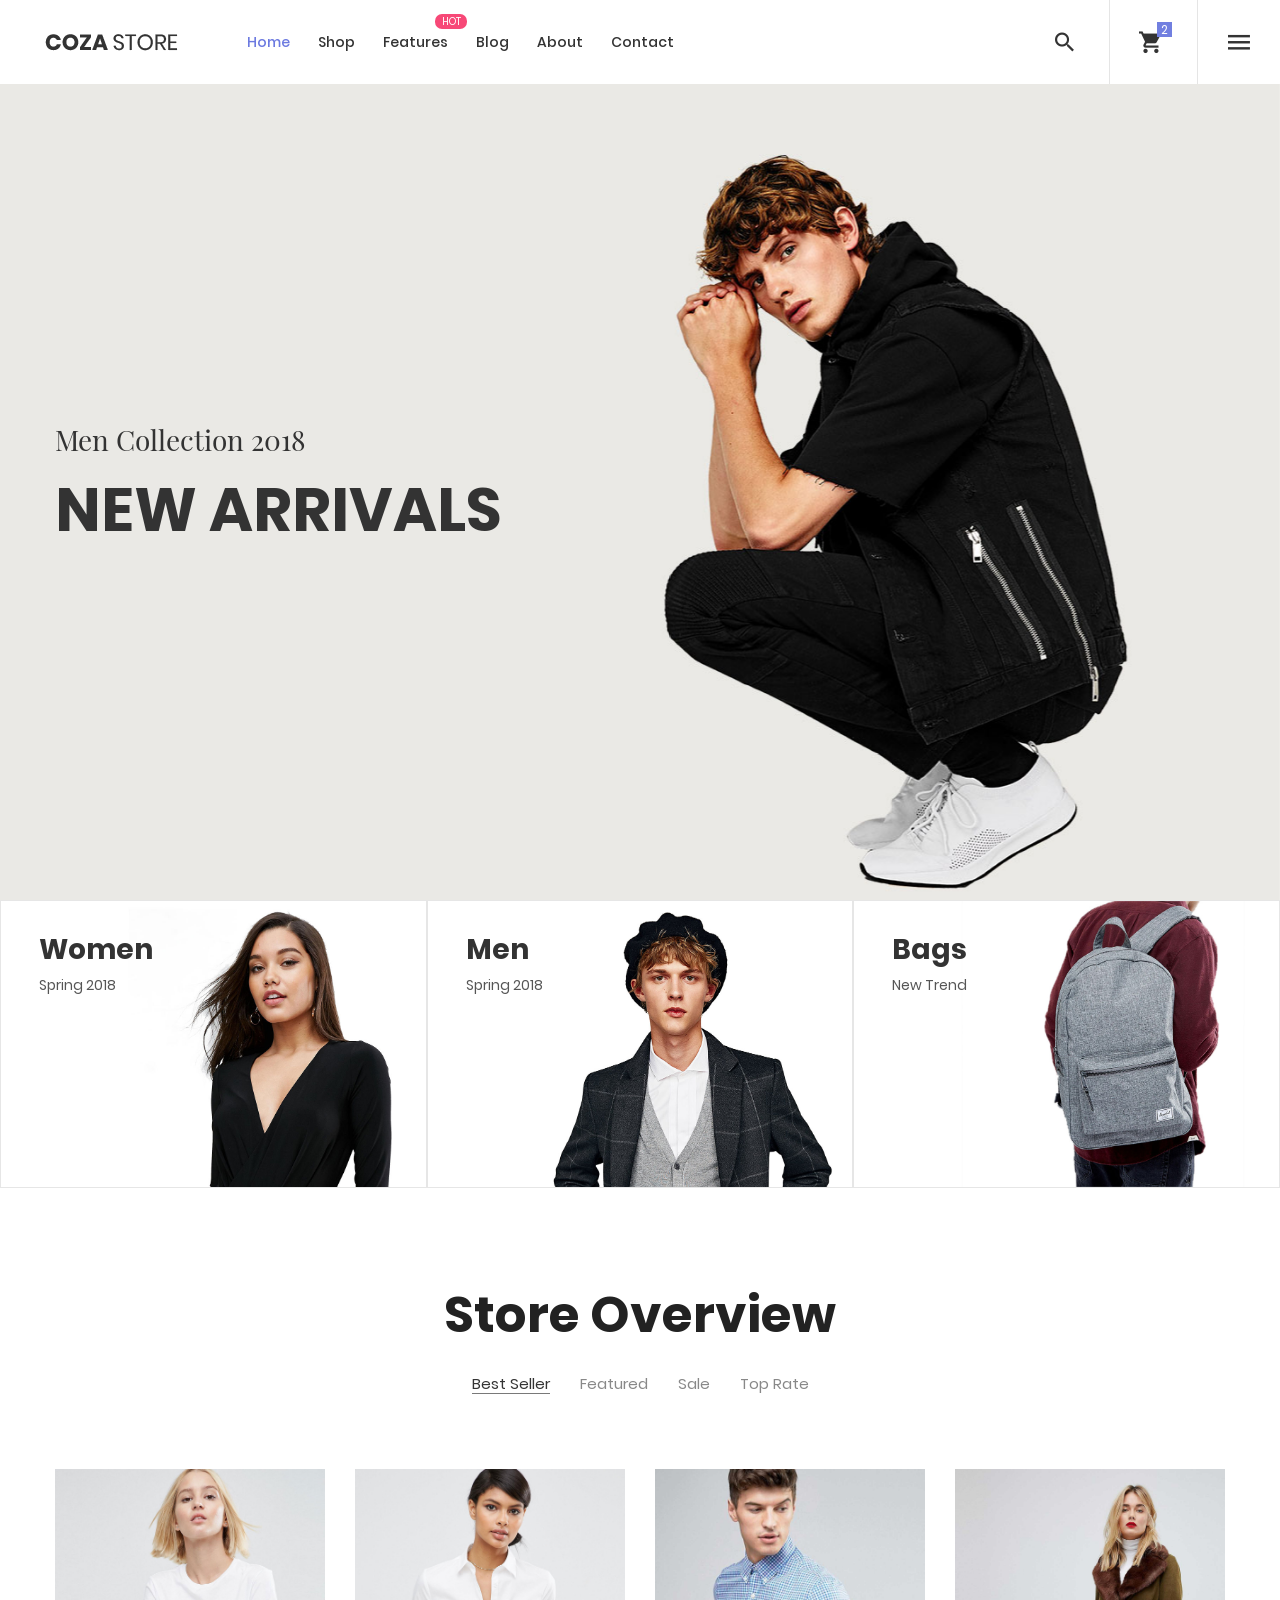
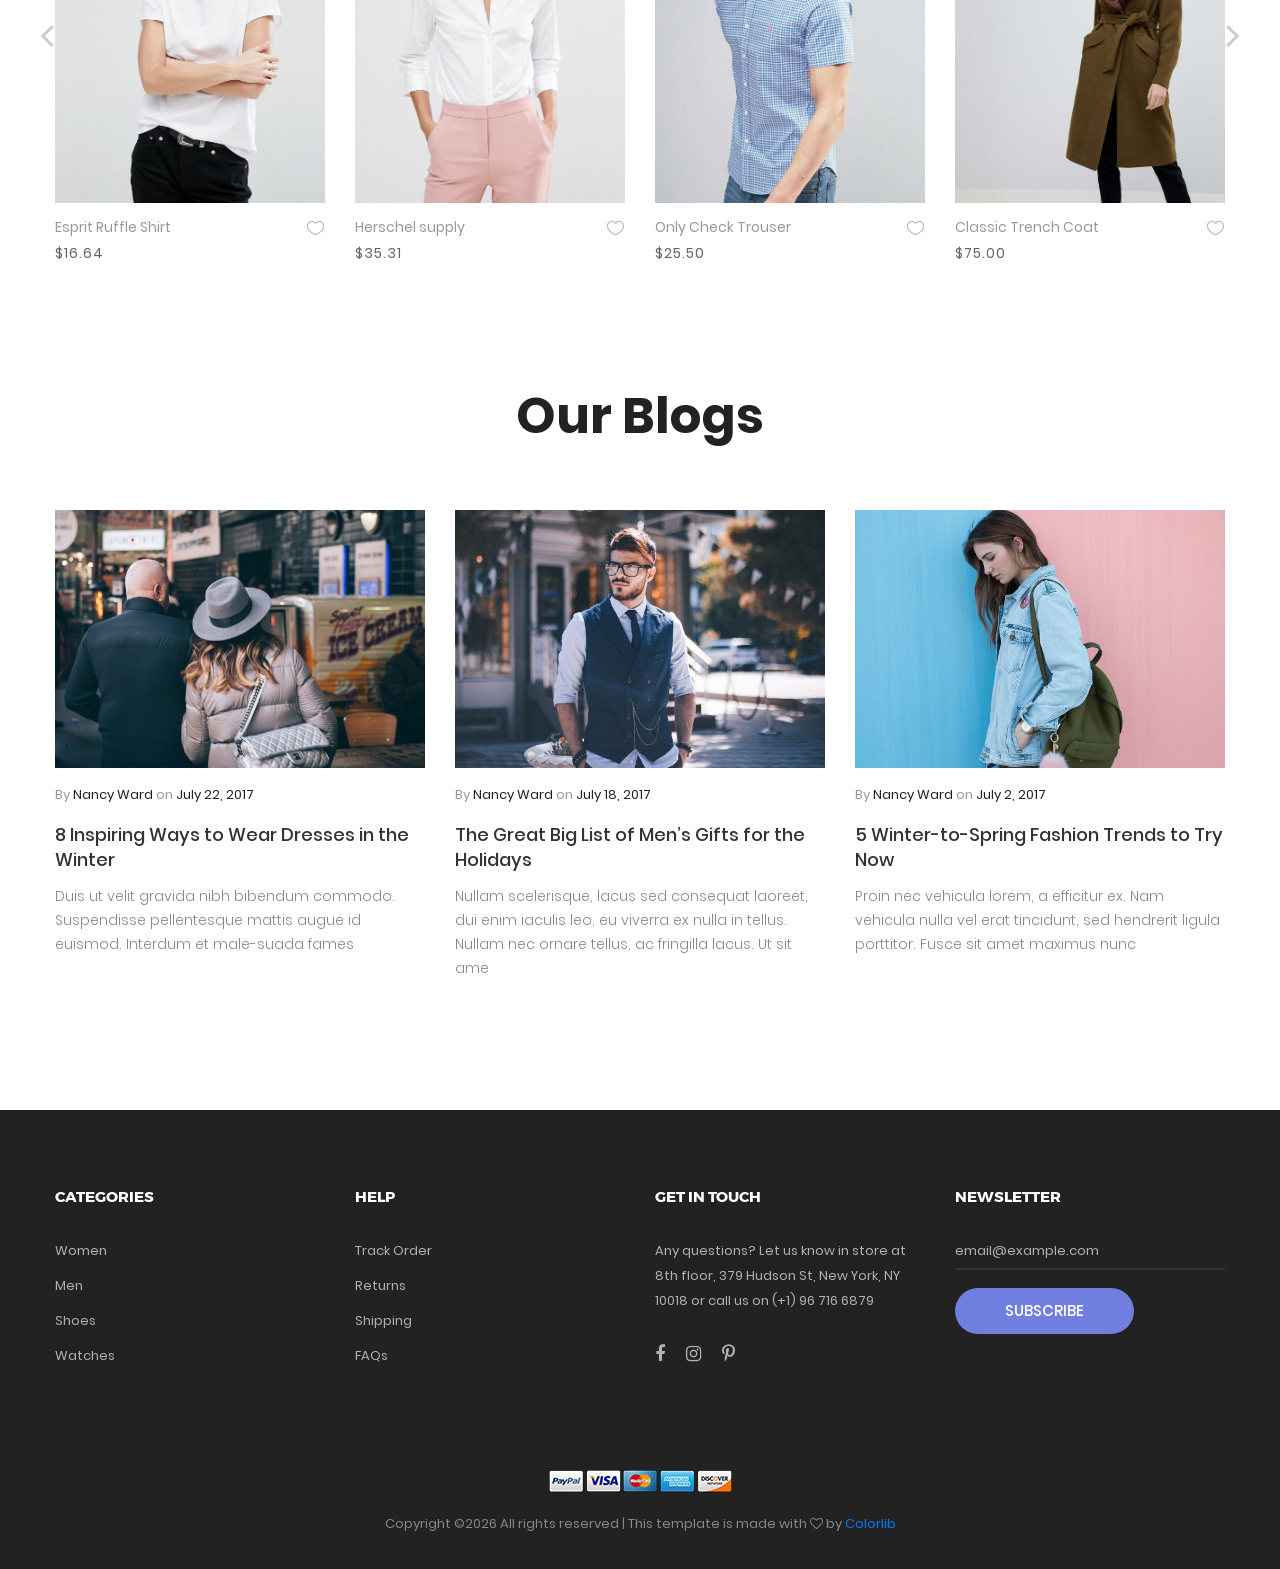
<file: home-02.html>
<!DOCTYPE html>
<html lang="en">
<head>
	<title>Home 02</title>
	<meta charset="UTF-8">
	<meta name="viewport" content="width=device-width, initial-scale=1">
<!--===============================================================================================-->	
	<link rel="icon" type="image/png" href="images/icons/favicon.png"/>
<!--===============================================================================================-->
	<link rel="stylesheet" type="text/css" href="vendor/bootstrap/css/bootstrap.min.css">
<!--===============================================================================================-->
	<link rel="stylesheet" type="text/css" href="fonts/font-awesome-4.7.0/css/font-awesome.min.css">
<!--===============================================================================================-->
	<link rel="stylesheet" type="text/css" href="fonts/iconic/css/material-design-iconic-font.min.css">
<!--===============================================================================================-->
	<link rel="stylesheet" type="text/css" href="fonts/linearicons-v1.0.0/icon-font.min.css">
<!--===============================================================================================-->
	<link rel="stylesheet" type="text/css" href="vendor/animate/animate.css">
<!--===============================================================================================-->	
	<link rel="stylesheet" type="text/css" href="vendor/css-hamburgers/hamburgers.min.css">
<!--===============================================================================================-->
	<link rel="stylesheet" type="text/css" href="vendor/animsition/css/animsition.min.css">
<!--===============================================================================================-->
	<link rel="stylesheet" type="text/css" href="vendor/select2/select2.min.css">
<!--===============================================================================================-->	
	<link rel="stylesheet" type="text/css" href="vendor/daterangepicker/daterangepicker.css">
<!--===============================================================================================-->
	<link rel="stylesheet" type="text/css" href="vendor/slick/slick.css">
<!--===============================================================================================-->
	<link rel="stylesheet" type="text/css" href="vendor/MagnificPopup/magnific-popup.css">
<!--===============================================================================================-->
	<link rel="stylesheet" type="text/css" href="vendor/perfect-scrollbar/perfect-scrollbar.css">
<!--===============================================================================================-->
	<link rel="stylesheet" type="text/css" href="css/util.css">
	<link rel="stylesheet" type="text/css" href="css/main.css">
<!--===============================================================================================-->
</head>
<body class="animsition">
	
	<!-- Header -->
	<header class="header-v2">
		<!-- Header desktop -->
		<div class="container-menu-desktop trans-03">
			<div class="wrap-menu-desktop">
				<nav class="limiter-menu-desktop p-l-45">
					
					<!-- Logo desktop -->		
					<a href="#" class="logo">
						<img src="images/icons/logo-01.png" alt="IMG-LOGO">
					</a>

					<!-- Menu desktop -->
					<div class="menu-desktop">
						<ul class="main-menu">
							<li class="active-menu">
								<a href="index.html">Home</a>
								<ul class="sub-menu">
									<li><a href="index.html">Homepage 1</a></li>
									<li><a href="home-02.html">Homepage 2</a></li>
									<li><a href="home-03.html">Homepage 3</a></li>
								</ul>
							</li>

							<li>
								<a href="product.html">Shop</a>
							</li>

							<li class="label1" data-label1="hot">
								<a href="shoping-cart.html">Features</a>
							</li>

							<li>
								<a href="blog.html">Blog</a>
							</li>

							<li>
								<a href="about.html">About</a>
							</li>

							<li>
								<a href="contact.html">Contact</a>
							</li>
						</ul>
					</div>	

					<!-- Icon header -->
					<div class="wrap-icon-header flex-w flex-r-m h-full">
						<div class="flex-c-m h-full p-r-24">
							<div class="icon-header-item cl2 hov-cl1 trans-04 p-lr-11 js-show-modal-search">
								<i class="zmdi zmdi-search"></i>
							</div>
						</div>
							
						<div class="flex-c-m h-full p-l-18 p-r-25 bor5">
							<div class="icon-header-item cl2 hov-cl1 trans-04 p-lr-11 icon-header-noti js-show-cart" data-notify="2">
								<i class="zmdi zmdi-shopping-cart"></i>
							</div>
						</div>
							
						<div class="flex-c-m h-full p-lr-19">
							<div class="icon-header-item cl2 hov-cl1 trans-04 p-lr-11 js-show-sidebar">
								<i class="zmdi zmdi-menu"></i>
							</div>
						</div>
					</div>
				</nav>
			</div>	
		</div>

		<!-- Header Mobile -->
		<div class="wrap-header-mobile">
			<!-- Logo moblie -->		
			<div class="logo-mobile">
				<a href="index.html"><img src="images/icons/logo-01.png" alt="IMG-LOGO"></a>
			</div>

			<!-- Icon header -->
			<div class="wrap-icon-header flex-w flex-r-m h-full m-r-15">
				<div class="flex-c-m h-full p-r-10">
					<div class="icon-header-item cl2 hov-cl1 trans-04 p-lr-11 js-show-modal-search">
						<i class="zmdi zmdi-search"></i>
					</div>
				</div>

				<div class="flex-c-m h-full p-lr-10 bor5">
					<div class="icon-header-item cl2 hov-cl1 trans-04 p-lr-11 icon-header-noti js-show-cart" data-notify="2">
						<i class="zmdi zmdi-shopping-cart"></i>
					</div>
				</div>
			</div>

			<!-- Button show menu -->
			<div class="btn-show-menu-mobile hamburger hamburger--squeeze">
				<span class="hamburger-box">
					<span class="hamburger-inner"></span>
				</span>
			</div>
		</div>


		<!-- Menu Mobile -->
		<div class="menu-mobile">
			<ul class="main-menu-m">
				<li>
					<a href="index.html">Home</a>
					<ul class="sub-menu-m">
						<li><a href="index.html">Homepage 1</a></li>
						<li><a href="home-02.html">Homepage 2</a></li>
						<li><a href="home-03.html">Homepage 3</a></li>
					</ul>
					<span class="arrow-main-menu-m">
						<i class="fa fa-angle-right" aria-hidden="true"></i>
					</span>
				</li>

				<li>
					<a href="product.html">Shop</a>
				</li>

				<li>
					<a href="shoping-cart.html" class="label1 rs1" data-label1="hot">Features</a>
				</li>

				<li>
					<a href="blog.html">Blog</a>
				</li>

				<li>
					<a href="about.html">About</a>
				</li>

				<li>
					<a href="contact.html">Contact</a>
				</li>
			</ul>
		</div>

		<!-- Modal Search -->
		<div class="modal-search-header flex-c-m trans-04 js-hide-modal-search">
			<div class="container-search-header">
				<button class="flex-c-m btn-hide-modal-search trans-04 js-hide-modal-search">
					<img src="images/icons/icon-close2.png" alt="CLOSE">
				</button>

				<form class="wrap-search-header flex-w p-l-15">
					<button class="flex-c-m trans-04">
						<i class="zmdi zmdi-search"></i>
					</button>
					<input class="plh3" type="text" name="search" placeholder="Search...">
				</form>
			</div>
		</div>
	</header>

	<!-- Sidebar -->
	<aside class="wrap-sidebar js-sidebar">
		<div class="s-full js-hide-sidebar"></div>

		<div class="sidebar flex-col-l p-t-22 p-b-25">
			<div class="flex-r w-full p-b-30 p-r-27">
				<div class="fs-35 lh-10 cl2 p-lr-5 pointer hov-cl1 trans-04 js-hide-sidebar">
					<i class="zmdi zmdi-close"></i>
				</div>
			</div>

			<div class="sidebar-content flex-w w-full p-lr-65 js-pscroll">
				<ul class="sidebar-link w-full">
					<li class="p-b-13">
						<a href="index.html" class="stext-102 cl2 hov-cl1 trans-04">
							Home
						</a>
					</li>

					<li class="p-b-13">
						<a href="#" class="stext-102 cl2 hov-cl1 trans-04">
							My Wishlist
						</a>
					</li>

					<li class="p-b-13">
						<a href="#" class="stext-102 cl2 hov-cl1 trans-04">
							My Account
						</a>
					</li>

					<li class="p-b-13">
						<a href="#" class="stext-102 cl2 hov-cl1 trans-04">
							Track Oder
						</a>
					</li>

					<li class="p-b-13">
						<a href="#" class="stext-102 cl2 hov-cl1 trans-04">
							Refunds
						</a>
					</li>

					<li class="p-b-13">
						<a href="#" class="stext-102 cl2 hov-cl1 trans-04">
							Help & FAQs
						</a>
					</li>
				</ul>

				<div class="sidebar-gallery w-full p-tb-30">
					<span class="mtext-101 cl5">
						@ CozaStore
					</span>

					<div class="flex-w flex-sb p-t-36 gallery-lb">
						<!-- item gallery sidebar -->
						<div class="wrap-item-gallery m-b-10">
							<a class="item-gallery bg-img1" href="images/gallery-01.jpg" data-lightbox="gallery" 
							style="background-image: url('images/gallery-01.jpg');"></a>
						</div>

						<!-- item gallery sidebar -->
						<div class="wrap-item-gallery m-b-10">
							<a class="item-gallery bg-img1" href="images/gallery-02.jpg" data-lightbox="gallery" 
							style="background-image: url('images/gallery-02.jpg');"></a>
						</div>

						<!-- item gallery sidebar -->
						<div class="wrap-item-gallery m-b-10">
							<a class="item-gallery bg-img1" href="images/gallery-03.jpg" data-lightbox="gallery" 
							style="background-image: url('images/gallery-03.jpg');"></a>
						</div>

						<!-- item gallery sidebar -->
						<div class="wrap-item-gallery m-b-10">
							<a class="item-gallery bg-img1" href="images/gallery-04.jpg" data-lightbox="gallery" 
							style="background-image: url('images/gallery-04.jpg');"></a>
						</div>

						<!-- item gallery sidebar -->
						<div class="wrap-item-gallery m-b-10">
							<a class="item-gallery bg-img1" href="images/gallery-05.jpg" data-lightbox="gallery" 
							style="background-image: url('images/gallery-05.jpg');"></a>
						</div>

						<!-- item gallery sidebar -->
						<div class="wrap-item-gallery m-b-10">
							<a class="item-gallery bg-img1" href="images/gallery-06.jpg" data-lightbox="gallery" 
							style="background-image: url('images/gallery-06.jpg');"></a>
						</div>

						<!-- item gallery sidebar -->
						<div class="wrap-item-gallery m-b-10">
							<a class="item-gallery bg-img1" href="images/gallery-07.jpg" data-lightbox="gallery" 
							style="background-image: url('images/gallery-07.jpg');"></a>
						</div>

						<!-- item gallery sidebar -->
						<div class="wrap-item-gallery m-b-10">
							<a class="item-gallery bg-img1" href="images/gallery-08.jpg" data-lightbox="gallery" 
							style="background-image: url('images/gallery-08.jpg');"></a>
						</div>

						<!-- item gallery sidebar -->
						<div class="wrap-item-gallery m-b-10">
							<a class="item-gallery bg-img1" href="images/gallery-09.jpg" data-lightbox="gallery" 
							style="background-image: url('images/gallery-09.jpg');"></a>
						</div>
					</div>
				</div>

				<div class="sidebar-gallery w-full">
					<span class="mtext-101 cl5">
						About Us
					</span>

					<p class="stext-108 cl6 p-t-27">
						Lorem ipsum dolor sit amet, consectetur adipiscing elit. Curabitur maximus vulputate hendrerit. Praesent faucibus erat vitae rutrum gravida. Vestibulum tempus mi enim, in molestie sem fermentum quis. 
					</p>
				</div>
			</div>
		</div>
	</aside>


	<!-- Cart -->
	<div class="wrap-header-cart js-panel-cart">
		<div class="s-full js-hide-cart"></div>

		<div class="header-cart flex-col-l p-l-65 p-r-25">
			<div class="header-cart-title flex-w flex-sb-m p-b-8">
				<span class="mtext-103 cl2">
					Your Cart
				</span>

				<div class="fs-35 lh-10 cl2 p-lr-5 pointer hov-cl1 trans-04 js-hide-cart">
					<i class="zmdi zmdi-close"></i>
				</div>
			</div>
			
			<div class="header-cart-content flex-w js-pscroll">
				<ul class="header-cart-wrapitem w-full">
					<li class="header-cart-item flex-w flex-t m-b-12">
						<div class="header-cart-item-img">
							<img src="images/item-cart-01.jpg" alt="IMG">
						</div>

						<div class="header-cart-item-txt p-t-8">
							<a href="#" class="header-cart-item-name m-b-18 hov-cl1 trans-04">
								White Shirt Pleat
							</a>

							<span class="header-cart-item-info">
								1 x $19.00
							</span>
						</div>
					</li>

					<li class="header-cart-item flex-w flex-t m-b-12">
						<div class="header-cart-item-img">
							<img src="images/item-cart-02.jpg" alt="IMG">
						</div>

						<div class="header-cart-item-txt p-t-8">
							<a href="#" class="header-cart-item-name m-b-18 hov-cl1 trans-04">
								Converse All Star
							</a>

							<span class="header-cart-item-info">
								1 x $39.00
							</span>
						</div>
					</li>

					<li class="header-cart-item flex-w flex-t m-b-12">
						<div class="header-cart-item-img">
							<img src="images/item-cart-03.jpg" alt="IMG">
						</div>

						<div class="header-cart-item-txt p-t-8">
							<a href="#" class="header-cart-item-name m-b-18 hov-cl1 trans-04">
								Nixon Porter Leather
							</a>

							<span class="header-cart-item-info">
								1 x $17.00
							</span>
						</div>
					</li>
				</ul>
				
				<div class="w-full">
					<div class="header-cart-total w-full p-tb-40">
						Total: $75.00
					</div>

					<div class="header-cart-buttons flex-w w-full">
						<a href="shoping-cart.html" class="flex-c-m stext-101 cl0 size-107 bg3 bor2 hov-btn3 p-lr-15 trans-04 m-r-8 m-b-10">
							View Cart
						</a>

						<a href="shoping-cart.html" class="flex-c-m stext-101 cl0 size-107 bg3 bor2 hov-btn3 p-lr-15 trans-04 m-b-10">
							Check Out
						</a>
					</div>
				</div>
			</div>
		</div>
	</div>



	<!-- Slider -->
	<section class="section-slide">
		<div class="wrap-slick1 rs1-slick1">
			<div class="slick1">
				<div class="item-slick1" style="background-image: url(images/slide-03.jpg);">
					<div class="container h-full">
						<div class="flex-col-l-m h-full p-t-100 p-b-30">
							<div class="layer-slick1 animated visible-false" data-appear="fadeInDown" data-delay="0">
								<span class="ltext-202 cl2 respon2">
									Men Collection 2018
								</span>
							</div>
								
							<div class="layer-slick1 animated visible-false" data-appear="fadeInUp" data-delay="800">
								<h2 class="ltext-104 cl2 p-t-19 p-b-43 respon1">
									New arrivals
								</h2>
							</div>
								
							<div class="layer-slick1 animated visible-false" data-appear="zoomIn" data-delay="1600">
								<a href="product.html" class="flex-c-m stext-101 cl0 size-101 bg1 bor1 hov-btn1 p-lr-15 trans-04">
									Shop Now
								</a>
							</div>
						</div>
					</div>
				</div>

				<div class="item-slick1" style="background-image: url(images/slide-02.jpg);">
					<div class="container h-full">
						<div class="flex-col-l-m h-full p-t-100 p-b-30">
							<div class="layer-slick1 animated visible-false" data-appear="rollIn" data-delay="0">
								<span class="ltext-202 cl2 respon2">
									Men New-Season
								</span>
							</div>
								
							<div class="layer-slick1 animated visible-false" data-appear="lightSpeedIn" data-delay="800">
								<h2 class="ltext-104 cl2 p-t-19 p-b-43 respon1">
									Jackets & Coats
								</h2>
							</div>
								
							<div class="layer-slick1 animated visible-false" data-appear="slideInUp" data-delay="1600">
								<a href="product.html" class="flex-c-m stext-101 cl0 size-101 bg1 bor1 hov-btn1 p-lr-15 trans-04">
									Shop Now
								</a>
							</div>
						</div>
					</div>
				</div>

				<div class="item-slick1" style="background-image: url(images/slide-04.jpg);">
					<div class="container h-full">
						<div class="flex-col-l-m h-full p-t-100 p-b-30">
							<div class="layer-slick1 animated visible-false" data-appear="rotateInDownLeft" data-delay="0">
								<span class="ltext-202 cl2 respon2">
									Women Collection 2018
								</span>
							</div>
								
							<div class="layer-slick1 animated visible-false" data-appear="rotateInUpRight" data-delay="800">
								<h2 class="ltext-104 cl2 p-t-19 p-b-43 respon1">
									NEW SEASON
								</h2>
							</div>
								
							<div class="layer-slick1 animated visible-false" data-appear="rotateIn" data-delay="1600">
								<a href="product.html" class="flex-c-m stext-101 cl0 size-101 bg1 bor1 hov-btn1 p-lr-15 trans-04">
									Shop Now
								</a>
							</div>
						</div>
					</div>
				</div>
			</div>
		</div>
	</section>


	<!-- Banner -->
	<div class="sec-banner bg0">
		<div class="flex-w flex-c-m">
			<div class="size-202 m-lr-auto respon4">
				<!-- Block1 -->
				<div class="block1 wrap-pic-w">
					<img src="images/banner-04.jpg" alt="IMG-BANNER">

					<a href="product.html" class="block1-txt ab-t-l s-full flex-col-l-sb p-lr-38 p-tb-34 trans-03 respon3">
						<div class="block1-txt-child1 flex-col-l">
							<span class="block1-name ltext-102 trans-04 p-b-8">
								Women
							</span>

							<span class="block1-info stext-102 trans-04">
								Spring 2018
							</span>
						</div>

						<div class="block1-txt-child2 p-b-4 trans-05">
							<div class="block1-link stext-101 cl0 trans-09">
								Shop Now
							</div>
						</div>
					</a>
				</div>
			</div>

			<div class="size-202 m-lr-auto respon4">
				<!-- Block1 -->
				<div class="block1 wrap-pic-w">
					<img src="images/banner-05.jpg" alt="IMG-BANNER">

					<a href="product.html" class="block1-txt ab-t-l s-full flex-col-l-sb p-lr-38 p-tb-34 trans-03 respon3">
						<div class="block1-txt-child1 flex-col-l">
							<span class="block1-name ltext-102 trans-04 p-b-8">
								Men
							</span>

							<span class="block1-info stext-102 trans-04">
								Spring 2018
							</span>
						</div>

						<div class="block1-txt-child2 p-b-4 trans-05">
							<div class="block1-link stext-101 cl0 trans-09">
								Shop Now
							</div>
						</div>
					</a>
				</div>
			</div>

			<div class="size-202 m-lr-auto respon4">
				<!-- Block1 -->
				<div class="block1 wrap-pic-w">
					<img src="images/banner-06.jpg" alt="IMG-BANNER">

					<a href="product.html" class="block1-txt ab-t-l s-full flex-col-l-sb p-lr-38 p-tb-34 trans-03 respon3">
						<div class="block1-txt-child1 flex-col-l">
							<span class="block1-name ltext-102 trans-04 p-b-8">
								Bags
							</span>

							<span class="block1-info stext-102 trans-04">
								New Trend
							</span>
						</div>

						<div class="block1-txt-child2 p-b-4 trans-05">
							<div class="block1-link stext-101 cl0 trans-09">
								Shop Now
							</div>
						</div>
					</a>
				</div>
			</div>
		</div>
	</div>


	<!-- Product -->
	<section class="sec-product bg0 p-t-100 p-b-50">
		<div class="container">
			<div class="p-b-32">
				<h3 class="ltext-105 cl5 txt-center respon1">
					Store Overview
				</h3>
			</div>

			<!-- Tab01 -->
			<div class="tab01">
				<!-- Nav tabs -->
				<ul class="nav nav-tabs" role="tablist">
					<li class="nav-item p-b-10">
						<a class="nav-link active" data-toggle="tab" href="#best-seller" role="tab">Best Seller</a>
					</li>

					<li class="nav-item p-b-10">
						<a class="nav-link" data-toggle="tab" href="#featured" role="tab">Featured</a>
					</li>

					<li class="nav-item p-b-10">
						<a class="nav-link" data-toggle="tab" href="#sale" role="tab">Sale</a>
					</li>

					<li class="nav-item p-b-10">
						<a class="nav-link" data-toggle="tab" href="#top-rate" role="tab">Top Rate</a>
					</li>
				</ul>

				<!-- Tab panes -->
				<div class="tab-content p-t-50">
					<!-- - -->
					<div class="tab-pane fade show active" id="best-seller" role="tabpanel">
						<!-- Slide2 -->
						<div class="wrap-slick2">
							<div class="slick2">
								<div class="item-slick2 p-l-15 p-r-15 p-t-15 p-b-15">
									<!-- Block2 -->
									<div class="block2">
										<div class="block2-pic hov-img0">
											<img src="images/product-01.jpg" alt="IMG-PRODUCT">

											<a href="#" class="block2-btn flex-c-m stext-103 cl2 size-102 bg0 bor2 hov-btn1 p-lr-15 trans-04 js-show-modal1">
												Quick View
											</a>
										</div>

										<div class="block2-txt flex-w flex-t p-t-14">
											<div class="block2-txt-child1 flex-col-l ">
												<a href="product-detail.html" class="stext-104 cl4 hov-cl1 trans-04 js-name-b2 p-b-6">
													Esprit Ruffle Shirt
												</a>

												<span class="stext-105 cl3">
													$16.64
												</span>
											</div>

											<div class="block2-txt-child2 flex-r p-t-3">
												<a href="#" class="btn-addwish-b2 dis-block pos-relative js-addwish-b2">
													<img class="icon-heart1 dis-block trans-04" src="images/icons/icon-heart-01.png" alt="ICON">
													<img class="icon-heart2 dis-block trans-04 ab-t-l" src="images/icons/icon-heart-02.png" alt="ICON">
												</a>
											</div>
										</div>
									</div>
								</div>

								<div class="item-slick2 p-l-15 p-r-15 p-t-15 p-b-15">
									<!-- Block2 -->
									<div class="block2">
										<div class="block2-pic hov-img0">
											<img src="images/product-02.jpg" alt="IMG-PRODUCT">

											<a href="#" class="block2-btn flex-c-m stext-103 cl2 size-102 bg0 bor2 hov-btn1 p-lr-15 trans-04 js-show-modal1">
												Quick View
											</a>
										</div>

										<div class="block2-txt flex-w flex-t p-t-14">
											<div class="block2-txt-child1 flex-col-l ">
												<a href="product-detail.html" class="stext-104 cl4 hov-cl1 trans-04 js-name-b2 p-b-6">
													Herschel supply
												</a>

												<span class="stext-105 cl3">
													$35.31
												</span>
											</div>

											<div class="block2-txt-child2 flex-r p-t-3">
												<a href="#" class="btn-addwish-b2 dis-block pos-relative js-addwish-b2">
													<img class="icon-heart1 dis-block trans-04" src="images/icons/icon-heart-01.png" alt="ICON">
													<img class="icon-heart2 dis-block trans-04 ab-t-l" src="images/icons/icon-heart-02.png" alt="ICON">
												</a>
											</div>
										</div>
									</div>
								</div>

								<div class="item-slick2 p-l-15 p-r-15 p-t-15 p-b-15">
									<!-- Block2 -->
									<div class="block2">
										<div class="block2-pic hov-img0">
											<img src="images/product-03.jpg" alt="IMG-PRODUCT">

											<a href="#" class="block2-btn flex-c-m stext-103 cl2 size-102 bg0 bor2 hov-btn1 p-lr-15 trans-04 js-show-modal1">
												Quick View
											</a>
										</div>

										<div class="block2-txt flex-w flex-t p-t-14">
											<div class="block2-txt-child1 flex-col-l ">
												<a href="product-detail.html" class="stext-104 cl4 hov-cl1 trans-04 js-name-b2 p-b-6">
													Only Check Trouser
												</a>

												<span class="stext-105 cl3">
													$25.50
												</span>
											</div>

											<div class="block2-txt-child2 flex-r p-t-3">
												<a href="#" class="btn-addwish-b2 dis-block pos-relative js-addwish-b2">
													<img class="icon-heart1 dis-block trans-04" src="images/icons/icon-heart-01.png" alt="ICON">
													<img class="icon-heart2 dis-block trans-04 ab-t-l" src="images/icons/icon-heart-02.png" alt="ICON">
												</a>
											</div>
										</div>
									</div>
								</div>

								<div class="item-slick2 p-l-15 p-r-15 p-t-15 p-b-15">
									<!-- Block2 -->
									<div class="block2">
										<div class="block2-pic hov-img0">
											<img src="images/product-04.jpg" alt="IMG-PRODUCT">

											<a href="#" class="block2-btn flex-c-m stext-103 cl2 size-102 bg0 bor2 hov-btn1 p-lr-15 trans-04 js-show-modal1">
												Quick View
											</a>
										</div>

										<div class="block2-txt flex-w flex-t p-t-14">
											<div class="block2-txt-child1 flex-col-l ">
												<a href="product-detail.html" class="stext-104 cl4 hov-cl1 trans-04 js-name-b2 p-b-6">
													Classic Trench Coat
												</a>

												<span class="stext-105 cl3">
													$75.00
												</span>
											</div>

											<div class="block2-txt-child2 flex-r p-t-3">
												<a href="#" class="btn-addwish-b2 dis-block pos-relative js-addwish-b2">
													<img class="icon-heart1 dis-block trans-04" src="images/icons/icon-heart-01.png" alt="ICON">
													<img class="icon-heart2 dis-block trans-04 ab-t-l" src="images/icons/icon-heart-02.png" alt="ICON">
												</a>
											</div>
										</div>
									</div>
								</div>

								<div class="item-slick2 p-l-15 p-r-15 p-t-15 p-b-15">
									<!-- Block2 -->
									<div class="block2">
										<div class="block2-pic hov-img0">
											<img src="images/product-05.jpg" alt="IMG-PRODUCT">

											<a href="#" class="block2-btn flex-c-m stext-103 cl2 size-102 bg0 bor2 hov-btn1 p-lr-15 trans-04 js-show-modal1">
												Quick View
											</a>
										</div>

										<div class="block2-txt flex-w flex-t p-t-14">
											<div class="block2-txt-child1 flex-col-l ">
												<a href="product-detail.html" class="stext-104 cl4 hov-cl1 trans-04 js-name-b2 p-b-6">
													Front Pocket Jumper
												</a>

												<span class="stext-105 cl3">
													$34.75
												</span>
											</div>

											<div class="block2-txt-child2 flex-r p-t-3">
												<a href="#" class="btn-addwish-b2 dis-block pos-relative js-addwish-b2">
													<img class="icon-heart1 dis-block trans-04" src="images/icons/icon-heart-01.png" alt="ICON">
													<img class="icon-heart2 dis-block trans-04 ab-t-l" src="images/icons/icon-heart-02.png" alt="ICON">
												</a>
											</div>
										</div>
									</div>
								</div>

								<div class="item-slick2 p-l-15 p-r-15 p-t-15 p-b-15">
									<!-- Block2 -->
									<div class="block2">
										<div class="block2-pic hov-img0">
											<img src="images/product-06.jpg" alt="IMG-PRODUCT">

											<a href="#" class="block2-btn flex-c-m stext-103 cl2 size-102 bg0 bor2 hov-btn1 p-lr-15 trans-04 js-show-modal1">
												Quick View
											</a>
										</div>

										<div class="block2-txt flex-w flex-t p-t-14">
											<div class="block2-txt-child1 flex-col-l ">
												<a href="product-detail.html" class="stext-104 cl4 hov-cl1 trans-04 js-name-b2 p-b-6">
													Vintage Inspired Classic 
												</a>

												<span class="stext-105 cl3">
													$93.20
												</span>
											</div>

											<div class="block2-txt-child2 flex-r p-t-3">
												<a href="#" class="btn-addwish-b2 dis-block pos-relative js-addwish-b2">
													<img class="icon-heart1 dis-block trans-04" src="images/icons/icon-heart-01.png" alt="ICON">
													<img class="icon-heart2 dis-block trans-04 ab-t-l" src="images/icons/icon-heart-02.png" alt="ICON">
												</a>
											</div>
										</div>
									</div>
								</div>

								<div class="item-slick2 p-l-15 p-r-15 p-t-15 p-b-15">
									<!-- Block2 -->
									<div class="block2">
										<div class="block2-pic hov-img0">
											<img src="images/product-07.jpg" alt="IMG-PRODUCT">

											<a href="#" class="block2-btn flex-c-m stext-103 cl2 size-102 bg0 bor2 hov-btn1 p-lr-15 trans-04 js-show-modal1">
												Quick View
											</a>
										</div>

										<div class="block2-txt flex-w flex-t p-t-14">
											<div class="block2-txt-child1 flex-col-l ">
												<a href="product-detail.html" class="stext-104 cl4 hov-cl1 trans-04 js-name-b2 p-b-6">
													Shirt in Stretch Cotton
												</a>

												<span class="stext-105 cl3">
													$52.66
												</span>
											</div>

											<div class="block2-txt-child2 flex-r p-t-3">
												<a href="#" class="btn-addwish-b2 dis-block pos-relative js-addwish-b2">
													<img class="icon-heart1 dis-block trans-04" src="images/icons/icon-heart-01.png" alt="ICON">
													<img class="icon-heart2 dis-block trans-04 ab-t-l" src="images/icons/icon-heart-02.png" alt="ICON">
												</a>
											</div>
										</div>
									</div>
								</div>

								<div class="item-slick2 p-l-15 p-r-15 p-t-15 p-b-15">
									<!-- Block2 -->
									<div class="block2">
										<div class="block2-pic hov-img0">
											<img src="images/product-08.jpg" alt="IMG-PRODUCT">

											<a href="#" class="block2-btn flex-c-m stext-103 cl2 size-102 bg0 bor2 hov-btn1 p-lr-15 trans-04 js-show-modal1">
												Quick View
											</a>
										</div>

										<div class="block2-txt flex-w flex-t p-t-14">
											<div class="block2-txt-child1 flex-col-l ">
												<a href="product-detail.html" class="stext-104 cl4 hov-cl1 trans-04 js-name-b2 p-b-6">
													Pieces Metallic Printed
												</a>

												<span class="stext-105 cl3">
													$18.96
												</span>
											</div>

											<div class="block2-txt-child2 flex-r p-t-3">
												<a href="#" class="btn-addwish-b2 dis-block pos-relative js-addwish-b2">
													<img class="icon-heart1 dis-block trans-04" src="images/icons/icon-heart-01.png" alt="ICON">
													<img class="icon-heart2 dis-block trans-04 ab-t-l" src="images/icons/icon-heart-02.png" alt="ICON">
												</a>
											</div>
										</div>
									</div>
								</div>
							</div>
						</div>
					</div>

					<!-- - -->
					<div class="tab-pane fade" id="featured" role="tabpanel">
						<!-- Slide2 -->
						<div class="wrap-slick2">
							<div class="slick2">
								<div class="item-slick2 p-l-15 p-r-15 p-t-15 p-b-15">
									<!-- Block2 -->
									<div class="block2">
										<div class="block2-pic hov-img0">
											<img src="images/product-09.jpg" alt="IMG-PRODUCT">

											<a href="#" class="block2-btn flex-c-m stext-103 cl2 size-102 bg0 bor2 hov-btn1 p-lr-15 trans-04 js-show-modal1">
												Quick View
											</a>
										</div>

										<div class="block2-txt flex-w flex-t p-t-14">
											<div class="block2-txt-child1 flex-col-l ">
												<a href="product-detail.html" class="stext-104 cl4 hov-cl1 trans-04 js-name-b2 p-b-6">
													Converse All Star Hi Plimsolls
												</a>

												<span class="stext-105 cl3">
													$75.00
												</span>
											</div>

											<div class="block2-txt-child2 flex-r p-t-3">
												<a href="#" class="btn-addwish-b2 dis-block pos-relative js-addwish-b2">
													<img class="icon-heart1 dis-block trans-04" src="images/icons/icon-heart-01.png" alt="ICON">
													<img class="icon-heart2 dis-block trans-04 ab-t-l" src="images/icons/icon-heart-02.png" alt="ICON">
												</a>
											</div>
										</div>
									</div>
								</div>

								<div class="item-slick2 p-l-15 p-r-15 p-t-15 p-b-15">
									<!-- Block2 -->
									<div class="block2">
										<div class="block2-pic hov-img0">
											<img src="images/product-10.jpg" alt="IMG-PRODUCT">

											<a href="#" class="block2-btn flex-c-m stext-103 cl2 size-102 bg0 bor2 hov-btn1 p-lr-15 trans-04 js-show-modal1">
												Quick View
											</a>
										</div>

										<div class="block2-txt flex-w flex-t p-t-14">
											<div class="block2-txt-child1 flex-col-l ">
												<a href="product-detail.html" class="stext-104 cl4 hov-cl1 trans-04 js-name-b2 p-b-6">
													Femme T-Shirt In Stripe
												</a>

												<span class="stext-105 cl3">
													$25.85
												</span>
											</div>

											<div class="block2-txt-child2 flex-r p-t-3">
												<a href="#" class="btn-addwish-b2 dis-block pos-relative js-addwish-b2">
													<img class="icon-heart1 dis-block trans-04" src="images/icons/icon-heart-01.png" alt="ICON">
													<img class="icon-heart2 dis-block trans-04 ab-t-l" src="images/icons/icon-heart-02.png" alt="ICON">
												</a>
											</div>
										</div>
									</div>
								</div>

								<div class="item-slick2 p-l-15 p-r-15 p-t-15 p-b-15">
									<!-- Block2 -->
									<div class="block2">
										<div class="block2-pic hov-img0">
											<img src="images/product-11.jpg" alt="IMG-PRODUCT">

											<a href="#" class="block2-btn flex-c-m stext-103 cl2 size-102 bg0 bor2 hov-btn1 p-lr-15 trans-04 js-show-modal1">
												Quick View
											</a>
										</div>

										<div class="block2-txt flex-w flex-t p-t-14">
											<div class="block2-txt-child1 flex-col-l ">
												<a href="product-detail.html" class="stext-104 cl4 hov-cl1 trans-04 js-name-b2 p-b-6">
													Herschel supply 
												</a>

												<span class="stext-105 cl3">
													$63.16
												</span>
											</div>

											<div class="block2-txt-child2 flex-r p-t-3">
												<a href="#" class="btn-addwish-b2 dis-block pos-relative js-addwish-b2">
													<img class="icon-heart1 dis-block trans-04" src="images/icons/icon-heart-01.png" alt="ICON">
													<img class="icon-heart2 dis-block trans-04 ab-t-l" src="images/icons/icon-heart-02.png" alt="ICON">
												</a>
											</div>
										</div>
									</div>
								</div>

								<div class="item-slick2 p-l-15 p-r-15 p-t-15 p-b-15">
									<!-- Block2 -->
									<div class="block2">
										<div class="block2-pic hov-img0">
											<img src="images/product-12.jpg" alt="IMG-PRODUCT">

											<a href="#" class="block2-btn flex-c-m stext-103 cl2 size-102 bg0 bor2 hov-btn1 p-lr-15 trans-04 js-show-modal1">
												Quick View
											</a>
										</div>

										<div class="block2-txt flex-w flex-t p-t-14">
											<div class="block2-txt-child1 flex-col-l ">
												<a href="product-detail.html" class="stext-104 cl4 hov-cl1 trans-04 js-name-b2 p-b-6">
													Herschel supply
												</a>

												<span class="stext-105 cl3">
													$63.15
												</span>
											</div>

											<div class="block2-txt-child2 flex-r p-t-3">
												<a href="#" class="btn-addwish-b2 dis-block pos-relative js-addwish-b2">
													<img class="icon-heart1 dis-block trans-04" src="images/icons/icon-heart-01.png" alt="ICON">
													<img class="icon-heart2 dis-block trans-04 ab-t-l" src="images/icons/icon-heart-02.png" alt="ICON">
												</a>
											</div>
										</div>
									</div>
								</div>

								<div class="item-slick2 p-l-15 p-r-15 p-t-15 p-b-15">
									<!-- Block2 -->
									<div class="block2">
										<div class="block2-pic hov-img0">
											<img src="images/product-13.jpg" alt="IMG-PRODUCT">

											<a href="#" class="block2-btn flex-c-m stext-103 cl2 size-102 bg0 bor2 hov-btn1 p-lr-15 trans-04 js-show-modal1">
												Quick View
											</a>
										</div>

										<div class="block2-txt flex-w flex-t p-t-14">
											<div class="block2-txt-child1 flex-col-l ">
												<a href="product-detail.html" class="stext-104 cl4 hov-cl1 trans-04 js-name-b2 p-b-6">
													T-Shirt with Sleeve
												</a>

												<span class="stext-105 cl3">
													$18.49
												</span>
											</div>

											<div class="block2-txt-child2 flex-r p-t-3">
												<a href="#" class="btn-addwish-b2 dis-block pos-relative js-addwish-b2">
													<img class="icon-heart1 dis-block trans-04" src="images/icons/icon-heart-01.png" alt="ICON">
													<img class="icon-heart2 dis-block trans-04 ab-t-l" src="images/icons/icon-heart-02.png" alt="ICON">
												</a>
											</div>
										</div>
									</div>
								</div>

								<div class="item-slick2 p-l-15 p-r-15 p-t-15 p-b-15">
									<!-- Block2 -->
									<div class="block2">
										<div class="block2-pic hov-img0">
											<img src="images/product-14.jpg" alt="IMG-PRODUCT">

											<a href="#" class="block2-btn flex-c-m stext-103 cl2 size-102 bg0 bor2 hov-btn1 p-lr-15 trans-04 js-show-modal1">
												Quick View
											</a>
										</div>

										<div class="block2-txt flex-w flex-t p-t-14">
											<div class="block2-txt-child1 flex-col-l ">
												<a href="product-detail.html" class="stext-104 cl4 hov-cl1 trans-04 js-name-b2 p-b-6">
													Pretty Little Thing
												</a>

												<span class="stext-105 cl3">
													$54.79
												</span>
											</div>

											<div class="block2-txt-child2 flex-r p-t-3">
												<a href="#" class="btn-addwish-b2 dis-block pos-relative js-addwish-b2">
													<img class="icon-heart1 dis-block trans-04" src="images/icons/icon-heart-01.png" alt="ICON">
													<img class="icon-heart2 dis-block trans-04 ab-t-l" src="images/icons/icon-heart-02.png" alt="ICON">
												</a>
											</div>
										</div>
									</div>
								</div>

								<div class="item-slick2 p-l-15 p-r-15 p-t-15 p-b-15">
									<!-- Block2 -->
									<div class="block2">
										<div class="block2-pic hov-img0">
											<img src="images/product-15.jpg" alt="IMG-PRODUCT">

											<a href="#" class="block2-btn flex-c-m stext-103 cl2 size-102 bg0 bor2 hov-btn1 p-lr-15 trans-04 js-show-modal1">
												Quick View
											</a>
										</div>

										<div class="block2-txt flex-w flex-t p-t-14">
											<div class="block2-txt-child1 flex-col-l ">
												<a href="product-detail.html" class="stext-104 cl4 hov-cl1 trans-04 js-name-b2 p-b-6">
													Mini Silver Mesh Watch
												</a>

												<span class="stext-105 cl3">
													$86.85
												</span>
											</div>

											<div class="block2-txt-child2 flex-r p-t-3">
												<a href="#" class="btn-addwish-b2 dis-block pos-relative js-addwish-b2">
													<img class="icon-heart1 dis-block trans-04" src="images/icons/icon-heart-01.png" alt="ICON">
													<img class="icon-heart2 dis-block trans-04 ab-t-l" src="images/icons/icon-heart-02.png" alt="ICON">
												</a>
											</div>
										</div>
									</div>
								</div>

								<div class="item-slick2 p-l-15 p-r-15 p-t-15 p-b-15">
									<!-- Block2 -->
									<div class="block2">
										<div class="block2-pic hov-img0">
											<img src="images/product-16.jpg" alt="IMG-PRODUCT">

											<a href="#" class="block2-btn flex-c-m stext-103 cl2 size-102 bg0 bor2 hov-btn1 p-lr-15 trans-04 js-show-modal1">
												Quick View
											</a>
										</div>

										<div class="block2-txt flex-w flex-t p-t-14">
											<div class="block2-txt-child1 flex-col-l ">
												<a href="product-detail.html" class="stext-104 cl4 hov-cl1 trans-04 js-name-b2 p-b-6">
													Square Neck Back
												</a>

												<span class="stext-105 cl3">
													$29.64
												</span>
											</div>

											<div class="block2-txt-child2 flex-r p-t-3">
												<a href="#" class="btn-addwish-b2 dis-block pos-relative js-addwish-b2">
													<img class="icon-heart1 dis-block trans-04" src="images/icons/icon-heart-01.png" alt="ICON">
													<img class="icon-heart2 dis-block trans-04 ab-t-l" src="images/icons/icon-heart-02.png" alt="ICON">
												</a>
											</div>
										</div>
									</div>
								</div>
							</div>
						</div>
					</div>

					<!-- - -->
					<div class="tab-pane fade" id="sale" role="tabpanel">
						<!-- Slide2 -->
						<div class="wrap-slick2">
							<div class="slick2">
								<div class="item-slick2 p-l-15 p-r-15 p-t-15 p-b-15">
									<!-- Block2 -->
									<div class="block2">
										<div class="block2-pic hov-img0">
											<img src="images/product-02.jpg" alt="IMG-PRODUCT">

											<a href="#" class="block2-btn flex-c-m stext-103 cl2 size-102 bg0 bor2 hov-btn1 p-lr-15 trans-04 js-show-modal1">
												Quick View
											</a>
										</div>

										<div class="block2-txt flex-w flex-t p-t-14">
											<div class="block2-txt-child1 flex-col-l ">
												<a href="product-detail.html" class="stext-104 cl4 hov-cl1 trans-04 js-name-b2 p-b-6">
													Herschel supply
												</a>

												<span class="stext-105 cl3">
													$35.31
												</span>
											</div>

											<div class="block2-txt-child2 flex-r p-t-3">
												<a href="#" class="btn-addwish-b2 dis-block pos-relative js-addwish-b2">
													<img class="icon-heart1 dis-block trans-04" src="images/icons/icon-heart-01.png" alt="ICON">
													<img class="icon-heart2 dis-block trans-04 ab-t-l" src="images/icons/icon-heart-02.png" alt="ICON">
												</a>
											</div>
										</div>
									</div>
								</div>

								<div class="item-slick2 p-l-15 p-r-15 p-t-15 p-b-15">
									<!-- Block2 -->
									<div class="block2">
										<div class="block2-pic hov-img0">
											<img src="images/product-04.jpg" alt="IMG-PRODUCT">

											<a href="#" class="block2-btn flex-c-m stext-103 cl2 size-102 bg0 bor2 hov-btn1 p-lr-15 trans-04 js-show-modal1">
												Quick View
											</a>
										</div>

										<div class="block2-txt flex-w flex-t p-t-14">
											<div class="block2-txt-child1 flex-col-l ">
												<a href="product-detail.html" class="stext-104 cl4 hov-cl1 trans-04 js-name-b2 p-b-6">
													Classic Trench Coat
												</a>

												<span class="stext-105 cl3">
													$75.00
												</span>
											</div>

											<div class="block2-txt-child2 flex-r p-t-3">
												<a href="#" class="btn-addwish-b2 dis-block pos-relative js-addwish-b2">
													<img class="icon-heart1 dis-block trans-04" src="images/icons/icon-heart-01.png" alt="ICON">
													<img class="icon-heart2 dis-block trans-04 ab-t-l" src="images/icons/icon-heart-02.png" alt="ICON">
												</a>
											</div>
										</div>
									</div>
								</div>

								<div class="item-slick2 p-l-15 p-r-15 p-t-15 p-b-15">
									<!-- Block2 -->
									<div class="block2">
										<div class="block2-pic hov-img0">
											<img src="images/product-06.jpg" alt="IMG-PRODUCT">

											<a href="#" class="block2-btn flex-c-m stext-103 cl2 size-102 bg0 bor2 hov-btn1 p-lr-15 trans-04 js-show-modal1">
												Quick View
											</a>
										</div>

										<div class="block2-txt flex-w flex-t p-t-14">
											<div class="block2-txt-child1 flex-col-l ">
												<a href="product-detail.html" class="stext-104 cl4 hov-cl1 trans-04 js-name-b2 p-b-6">
													Vintage Inspired Classic 
												</a>

												<span class="stext-105 cl3">
													$93.20
												</span>
											</div>

											<div class="block2-txt-child2 flex-r p-t-3">
												<a href="#" class="btn-addwish-b2 dis-block pos-relative js-addwish-b2">
													<img class="icon-heart1 dis-block trans-04" src="images/icons/icon-heart-01.png" alt="ICON">
													<img class="icon-heart2 dis-block trans-04 ab-t-l" src="images/icons/icon-heart-02.png" alt="ICON">
												</a>
											</div>
										</div>
									</div>
								</div>

								<div class="item-slick2 p-l-15 p-r-15 p-t-15 p-b-15">
									<!-- Block2 -->
									<div class="block2">
										<div class="block2-pic hov-img0">
											<img src="images/product-09.jpg" alt="IMG-PRODUCT">

											<a href="#" class="block2-btn flex-c-m stext-103 cl2 size-102 bg0 bor2 hov-btn1 p-lr-15 trans-04 js-show-modal1">
												Quick View
											</a>
										</div>

										<div class="block2-txt flex-w flex-t p-t-14">
											<div class="block2-txt-child1 flex-col-l ">
												<a href="product-detail.html" class="stext-104 cl4 hov-cl1 trans-04 js-name-b2 p-b-6">
													Converse All Star Hi Plimsolls
												</a>

												<span class="stext-105 cl3">
													$75.00
												</span>
											</div>

											<div class="block2-txt-child2 flex-r p-t-3">
												<a href="#" class="btn-addwish-b2 dis-block pos-relative js-addwish-b2">
													<img class="icon-heart1 dis-block trans-04" src="images/icons/icon-heart-01.png" alt="ICON">
													<img class="icon-heart2 dis-block trans-04 ab-t-l" src="images/icons/icon-heart-02.png" alt="ICON">
												</a>
											</div>
										</div>
									</div>
								</div>

								<div class="item-slick2 p-l-15 p-r-15 p-t-15 p-b-15">
									<!-- Block2 -->
									<div class="block2">
										<div class="block2-pic hov-img0">
											<img src="images/product-11.jpg" alt="IMG-PRODUCT">

											<a href="#" class="block2-btn flex-c-m stext-103 cl2 size-102 bg0 bor2 hov-btn1 p-lr-15 trans-04 js-show-modal1">
												Quick View
											</a>
										</div>

										<div class="block2-txt flex-w flex-t p-t-14">
											<div class="block2-txt-child1 flex-col-l ">
												<a href="product-detail.html" class="stext-104 cl4 hov-cl1 trans-04 js-name-b2 p-b-6">
													Herschel supply 
												</a>

												<span class="stext-105 cl3">
													$63.16
												</span>
											</div>

											<div class="block2-txt-child2 flex-r p-t-3">
												<a href="#" class="btn-addwish-b2 dis-block pos-relative js-addwish-b2">
													<img class="icon-heart1 dis-block trans-04" src="images/icons/icon-heart-01.png" alt="ICON">
													<img class="icon-heart2 dis-block trans-04 ab-t-l" src="images/icons/icon-heart-02.png" alt="ICON">
												</a>
											</div>
										</div>
									</div>
								</div>

								<div class="item-slick2 p-l-15 p-r-15 p-t-15 p-b-15">
									<!-- Block2 -->
									<div class="block2">
										<div class="block2-pic hov-img0">
											<img src="images/product-13.jpg" alt="IMG-PRODUCT">

											<a href="#" class="block2-btn flex-c-m stext-103 cl2 size-102 bg0 bor2 hov-btn1 p-lr-15 trans-04 js-show-modal1">
												Quick View
											</a>
										</div>

										<div class="block2-txt flex-w flex-t p-t-14">
											<div class="block2-txt-child1 flex-col-l ">
												<a href="product-detail.html" class="stext-104 cl4 hov-cl1 trans-04 js-name-b2 p-b-6">
													T-Shirt with Sleeve
												</a>

												<span class="stext-105 cl3">
													$18.49
												</span>
											</div>

											<div class="block2-txt-child2 flex-r p-t-3">
												<a href="#" class="btn-addwish-b2 dis-block pos-relative js-addwish-b2">
													<img class="icon-heart1 dis-block trans-04" src="images/icons/icon-heart-01.png" alt="ICON">
													<img class="icon-heart2 dis-block trans-04 ab-t-l" src="images/icons/icon-heart-02.png" alt="ICON">
												</a>
											</div>
										</div>
									</div>
								</div>

								<div class="item-slick2 p-l-15 p-r-15 p-t-15 p-b-15">
									<!-- Block2 -->
									<div class="block2">
										<div class="block2-pic hov-img0">
											<img src="images/product-15.jpg" alt="IMG-PRODUCT">

											<a href="#" class="block2-btn flex-c-m stext-103 cl2 size-102 bg0 bor2 hov-btn1 p-lr-15 trans-04 js-show-modal1">
												Quick View
											</a>
										</div>

										<div class="block2-txt flex-w flex-t p-t-14">
											<div class="block2-txt-child1 flex-col-l ">
												<a href="product-detail.html" class="stext-104 cl4 hov-cl1 trans-04 js-name-b2 p-b-6">
													Mini Silver Mesh Watch
												</a>

												<span class="stext-105 cl3">
													$86.85
												</span>
											</div>

											<div class="block2-txt-child2 flex-r p-t-3">
												<a href="#" class="btn-addwish-b2 dis-block pos-relative js-addwish-b2">
													<img class="icon-heart1 dis-block trans-04" src="images/icons/icon-heart-01.png" alt="ICON">
													<img class="icon-heart2 dis-block trans-04 ab-t-l" src="images/icons/icon-heart-02.png" alt="ICON">
												</a>
											</div>
										</div>
									</div>
								</div>
							</div>
						</div>
					</div>

					<!-- - -->
					<div class="tab-pane fade" id="top-rate" role="tabpanel">
						<!-- Slide2 -->
						<div class="wrap-slick2">
							<div class="slick2">
								<div class="item-slick2 p-l-15 p-r-15 p-t-15 p-b-15">
									<!-- Block2 -->
									<div class="block2">
										<div class="block2-pic hov-img0">
											<img src="images/product-03.jpg" alt="IMG-PRODUCT">

											<a href="#" class="block2-btn flex-c-m stext-103 cl2 size-102 bg0 bor2 hov-btn1 p-lr-15 trans-04 js-show-modal1">
												Quick View
											</a>
										</div>

										<div class="block2-txt flex-w flex-t p-t-14">
											<div class="block2-txt-child1 flex-col-l ">
												<a href="product-detail.html" class="stext-104 cl4 hov-cl1 trans-04 js-name-b2 p-b-6">
													Only Check Trouser
												</a>

												<span class="stext-105 cl3">
													$25.50
												</span>
											</div>

											<div class="block2-txt-child2 flex-r p-t-3">
												<a href="#" class="btn-addwish-b2 dis-block pos-relative js-addwish-b2">
													<img class="icon-heart1 dis-block trans-04" src="images/icons/icon-heart-01.png" alt="ICON">
													<img class="icon-heart2 dis-block trans-04 ab-t-l" src="images/icons/icon-heart-02.png" alt="ICON">
												</a>
											</div>
										</div>
									</div>
								</div>

								<div class="item-slick2 p-l-15 p-r-15 p-t-15 p-b-15">
									<!-- Block2 -->
									<div class="block2">
										<div class="block2-pic hov-img0">
											<img src="images/product-06.jpg" alt="IMG-PRODUCT">

											<a href="#" class="block2-btn flex-c-m stext-103 cl2 size-102 bg0 bor2 hov-btn1 p-lr-15 trans-04 js-show-modal1">
												Quick View
											</a>
										</div>

										<div class="block2-txt flex-w flex-t p-t-14">
											<div class="block2-txt-child1 flex-col-l ">
												<a href="product-detail.html" class="stext-104 cl4 hov-cl1 trans-04 js-name-b2 p-b-6">
													Vintage Inspired Classic 
												</a>

												<span class="stext-105 cl3">
													$93.20
												</span>
											</div>

											<div class="block2-txt-child2 flex-r p-t-3">
												<a href="#" class="btn-addwish-b2 dis-block pos-relative js-addwish-b2">
													<img class="icon-heart1 dis-block trans-04" src="images/icons/icon-heart-01.png" alt="ICON">
													<img class="icon-heart2 dis-block trans-04 ab-t-l" src="images/icons/icon-heart-02.png" alt="ICON">
												</a>
											</div>
										</div>
									</div>
								</div>

								<div class="item-slick2 p-l-15 p-r-15 p-t-15 p-b-15">
									<!-- Block2 -->
									<div class="block2">
										<div class="block2-pic hov-img0">
											<img src="images/product-07.jpg" alt="IMG-PRODUCT">

											<a href="#" class="block2-btn flex-c-m stext-103 cl2 size-102 bg0 bor2 hov-btn1 p-lr-15 trans-04 js-show-modal1">
												Quick View
											</a>
										</div>

										<div class="block2-txt flex-w flex-t p-t-14">
											<div class="block2-txt-child1 flex-col-l ">
												<a href="product-detail.html" class="stext-104 cl4 hov-cl1 trans-04 js-name-b2 p-b-6">
													Shirt in Stretch Cotton
												</a>

												<span class="stext-105 cl3">
													$52.66
												</span>
											</div>

											<div class="block2-txt-child2 flex-r p-t-3">
												<a href="#" class="btn-addwish-b2 dis-block pos-relative js-addwish-b2">
													<img class="icon-heart1 dis-block trans-04" src="images/icons/icon-heart-01.png" alt="ICON">
													<img class="icon-heart2 dis-block trans-04 ab-t-l" src="images/icons/icon-heart-02.png" alt="ICON">
												</a>
											</div>
										</div>
									</div>
								</div>

								<div class="item-slick2 p-l-15 p-r-15 p-t-15 p-b-15">
									<!-- Block2 -->
									<div class="block2">
										<div class="block2-pic hov-img0">
											<img src="images/product-08.jpg" alt="IMG-PRODUCT">

											<a href="#" class="block2-btn flex-c-m stext-103 cl2 size-102 bg0 bor2 hov-btn1 p-lr-15 trans-04 js-show-modal1">
												Quick View
											</a>
										</div>

										<div class="block2-txt flex-w flex-t p-t-14">
											<div class="block2-txt-child1 flex-col-l ">
												<a href="product-detail.html" class="stext-104 cl4 hov-cl1 trans-04 js-name-b2 p-b-6">
													Pieces Metallic Printed
												</a>

												<span class="stext-105 cl3">
													$18.96
												</span>
											</div>

											<div class="block2-txt-child2 flex-r p-t-3">
												<a href="#" class="btn-addwish-b2 dis-block pos-relative js-addwish-b2">
													<img class="icon-heart1 dis-block trans-04" src="images/icons/icon-heart-01.png" alt="ICON">
													<img class="icon-heart2 dis-block trans-04 ab-t-l" src="images/icons/icon-heart-02.png" alt="ICON">
												</a>
											</div>
										</div>
									</div>
								</div>

								<div class="item-slick2 p-l-15 p-r-15 p-t-15 p-b-15">
									<!-- Block2 -->
									<div class="block2">
										<div class="block2-pic hov-img0">
											<img src="images/product-09.jpg" alt="IMG-PRODUCT">

											<a href="#" class="block2-btn flex-c-m stext-103 cl2 size-102 bg0 bor2 hov-btn1 p-lr-15 trans-04 js-show-modal1">
												Quick View
											</a>
										</div>

										<div class="block2-txt flex-w flex-t p-t-14">
											<div class="block2-txt-child1 flex-col-l ">
												<a href="product-detail.html" class="stext-104 cl4 hov-cl1 trans-04 js-name-b2 p-b-6">
													Converse All Star Hi Plimsolls
												</a>

												<span class="stext-105 cl3">
													$75.00
												</span>
											</div>

											<div class="block2-txt-child2 flex-r p-t-3">
												<a href="#" class="btn-addwish-b2 dis-block pos-relative js-addwish-b2">
													<img class="icon-heart1 dis-block trans-04" src="images/icons/icon-heart-01.png" alt="ICON">
													<img class="icon-heart2 dis-block trans-04 ab-t-l" src="images/icons/icon-heart-02.png" alt="ICON">
												</a>
											</div>
										</div>
									</div>
								</div>

								<div class="item-slick2 p-l-15 p-r-15 p-t-15 p-b-15">
									<!-- Block2 -->
									<div class="block2">
										<div class="block2-pic hov-img0">
											<img src="images/product-10.jpg" alt="IMG-PRODUCT">

											<a href="#" class="block2-btn flex-c-m stext-103 cl2 size-102 bg0 bor2 hov-btn1 p-lr-15 trans-04 js-show-modal1">
												Quick View
											</a>
										</div>

										<div class="block2-txt flex-w flex-t p-t-14">
											<div class="block2-txt-child1 flex-col-l ">
												<a href="product-detail.html" class="stext-104 cl4 hov-cl1 trans-04 js-name-b2 p-b-6">
													Femme T-Shirt In Stripe
												</a>

												<span class="stext-105 cl3">
													$25.85
												</span>
											</div>

											<div class="block2-txt-child2 flex-r p-t-3">
												<a href="#" class="btn-addwish-b2 dis-block pos-relative js-addwish-b2">
													<img class="icon-heart1 dis-block trans-04" src="images/icons/icon-heart-01.png" alt="ICON">
													<img class="icon-heart2 dis-block trans-04 ab-t-l" src="images/icons/icon-heart-02.png" alt="ICON">
												</a>
											</div>
										</div>
									</div>
								</div>

								<div class="item-slick2 p-l-15 p-r-15 p-t-15 p-b-15">
									<!-- Block2 -->
									<div class="block2">
										<div class="block2-pic hov-img0">
											<img src="images/product-11.jpg" alt="IMG-PRODUCT">

											<a href="#" class="block2-btn flex-c-m stext-103 cl2 size-102 bg0 bor2 hov-btn1 p-lr-15 trans-04 js-show-modal1">
												Quick View
											</a>
										</div>

										<div class="block2-txt flex-w flex-t p-t-14">
											<div class="block2-txt-child1 flex-col-l ">
												<a href="product-detail.html" class="stext-104 cl4 hov-cl1 trans-04 js-name-b2 p-b-6">
													Herschel supply 
												</a>

												<span class="stext-105 cl3">
													$63.16
												</span>
											</div>

											<div class="block2-txt-child2 flex-r p-t-3">
												<a href="#" class="btn-addwish-b2 dis-block pos-relative js-addwish-b2">
													<img class="icon-heart1 dis-block trans-04" src="images/icons/icon-heart-01.png" alt="ICON">
													<img class="icon-heart2 dis-block trans-04 ab-t-l" src="images/icons/icon-heart-02.png" alt="ICON">
												</a>
											</div>
										</div>
									</div>
								</div>

								<div class="item-slick2 p-l-15 p-r-15 p-t-15 p-b-15">
									<!-- Block2 -->
									<div class="block2">
										<div class="block2-pic hov-img0">
											<img src="images/product-12.jpg" alt="IMG-PRODUCT">

											<a href="#" class="block2-btn flex-c-m stext-103 cl2 size-102 bg0 bor2 hov-btn1 p-lr-15 trans-04 js-show-modal1">
												Quick View
											</a>
										</div>

										<div class="block2-txt flex-w flex-t p-t-14">
											<div class="block2-txt-child1 flex-col-l ">
												<a href="product-detail.html" class="stext-104 cl4 hov-cl1 trans-04 js-name-b2 p-b-6">
													Herschel supply
												</a>

												<span class="stext-105 cl3">
													$63.15
												</span>
											</div>

											<div class="block2-txt-child2 flex-r p-t-3">
												<a href="#" class="btn-addwish-b2 dis-block pos-relative js-addwish-b2">
													<img class="icon-heart1 dis-block trans-04" src="images/icons/icon-heart-01.png" alt="ICON">
													<img class="icon-heart2 dis-block trans-04 ab-t-l" src="images/icons/icon-heart-02.png" alt="ICON">
												</a>
											</div>
										</div>
									</div>
								</div>

								<div class="item-slick2 p-l-15 p-r-15 p-t-15 p-b-15">
									<!-- Block2 -->
									<div class="block2">
										<div class="block2-pic hov-img0">
											<img src="images/product-13.jpg" alt="IMG-PRODUCT">

											<a href="#" class="block2-btn flex-c-m stext-103 cl2 size-102 bg0 bor2 hov-btn1 p-lr-15 trans-04 js-show-modal1">
												Quick View
											</a>
										</div>

										<div class="block2-txt flex-w flex-t p-t-14">
											<div class="block2-txt-child1 flex-col-l ">
												<a href="product-detail.html" class="stext-104 cl4 hov-cl1 trans-04 js-name-b2 p-b-6">
													T-Shirt with Sleeve
												</a>

												<span class="stext-105 cl3">
													$18.49
												</span>
											</div>

											<div class="block2-txt-child2 flex-r p-t-3">
												<a href="#" class="btn-addwish-b2 dis-block pos-relative js-addwish-b2">
													<img class="icon-heart1 dis-block trans-04" src="images/icons/icon-heart-01.png" alt="ICON">
													<img class="icon-heart2 dis-block trans-04 ab-t-l" src="images/icons/icon-heart-02.png" alt="ICON">
												</a>
											</div>
										</div>
									</div>
								</div>

								<div class="item-slick2 p-l-15 p-r-15 p-t-15 p-b-15">
									<!-- Block2 -->
									<div class="block2">
										<div class="block2-pic hov-img0">
											<img src="images/product-16.jpg" alt="IMG-PRODUCT">

											<a href="#" class="block2-btn flex-c-m stext-103 cl2 size-102 bg0 bor2 hov-btn1 p-lr-15 trans-04 js-show-modal1">
												Quick View
											</a>
										</div>

										<div class="block2-txt flex-w flex-t p-t-14">
											<div class="block2-txt-child1 flex-col-l ">
												<a href="product-detail.html" class="stext-104 cl4 hov-cl1 trans-04 js-name-b2 p-b-6">
													Square Neck Back
												</a>

												<span class="stext-105 cl3">
													$29.64
												</span>
											</div>

											<div class="block2-txt-child2 flex-r p-t-3">
												<a href="#" class="btn-addwish-b2 dis-block pos-relative js-addwish-b2">
													<img class="icon-heart1 dis-block trans-04" src="images/icons/icon-heart-01.png" alt="ICON">
													<img class="icon-heart2 dis-block trans-04 ab-t-l" src="images/icons/icon-heart-02.png" alt="ICON">
												</a>
											</div>
										</div>
									</div>
								</div>
							</div>
						</div>
					</div>
				</div>
			</div>
		</div>
	</section>


	<!-- Blog -->
	<section class="sec-blog bg0 p-t-60 p-b-90">
		<div class="container">
			<div class="p-b-66">
				<h3 class="ltext-105 cl5 txt-center respon1">
					Our Blogs
				</h3>
			</div>

			<div class="row">
				<div class="col-sm-6 col-md-4 p-b-40">
					<div class="blog-item">
						<div class="hov-img0">
							<a href="blog-detail.html">
								<img src="images/blog-01.jpg" alt="IMG-BLOG">
							</a>
						</div>

						<div class="p-t-15">
							<div class="stext-107 flex-w p-b-14">
								<span class="m-r-3">
									<span class="cl4">
										By
									</span>

									<span class="cl5">
										Nancy Ward
									</span>
								</span>

								<span>
									<span class="cl4">
										on
									</span>

									<span class="cl5">
										July 22, 2017 
									</span>
								</span>
							</div>

							<h4 class="p-b-12">
								<a href="blog-detail.html" class="mtext-101 cl2 hov-cl1 trans-04">
									8 Inspiring Ways to Wear Dresses in the Winter
								</a>
							</h4>

							<p class="stext-108 cl6">
								Duis ut velit gravida nibh bibendum commodo. Suspendisse pellentesque mattis augue id euismod. Interdum et male-suada fames
							</p>
						</div>
					</div>
				</div>

				<div class="col-sm-6 col-md-4 p-b-40">
					<div class="blog-item">
						<div class="hov-img0">
							<a href="blog-detail.html">
								<img src="images/blog-02.jpg" alt="IMG-BLOG">
							</a>
						</div>

						<div class="p-t-15">
							<div class="stext-107 flex-w p-b-14">
								<span class="m-r-3">
									<span class="cl4">
										By
									</span>

									<span class="cl5">
										Nancy Ward
									</span>
								</span>

								<span>
									<span class="cl4">
										on
									</span>

									<span class="cl5">
										July 18, 2017
									</span>
								</span>
							</div>

							<h4 class="p-b-12">
								<a href="blog-detail.html" class="mtext-101 cl2 hov-cl1 trans-04">
									The Great Big List of Men’s Gifts for the Holidays
								</a>
							</h4>

							<p class="stext-108 cl6">
								Nullam scelerisque, lacus sed consequat laoreet, dui enim iaculis leo, eu viverra ex nulla in tellus. Nullam nec ornare tellus, ac fringilla lacus. Ut sit ame
							</p>
						</div>
					</div>
				</div>

				<div class="col-sm-6 col-md-4 p-b-40">
					<div class="blog-item">
						<div class="hov-img0">
							<a href="blog-detail.html">
								<img src="images/blog-03.jpg" alt="IMG-BLOG">
							</a>
						</div>

						<div class="p-t-15">
							<div class="stext-107 flex-w p-b-14">
								<span class="m-r-3">
									<span class="cl4">
										By
									</span>

									<span class="cl5">
										Nancy Ward
									</span>
								</span>

								<span>
									<span class="cl4">
										on
									</span>

									<span class="cl5">
										July 2, 2017 
									</span>
								</span>
							</div>

							<h4 class="p-b-12">
								<a href="blog-detail.html" class="mtext-101 cl2 hov-cl1 trans-04">
									5 Winter-to-Spring Fashion Trends to Try Now
								</a>
							</h4>

							<p class="stext-108 cl6">
								Proin nec vehicula lorem, a efficitur ex. Nam vehicula nulla vel erat tincidunt, sed hendrerit ligula porttitor. Fusce sit amet maximus nunc
							</p>
						</div>
					</div>
				</div>
			</div>
		</div>
	</section>


	<!-- Footer -->
	<footer class="bg3 p-t-75 p-b-32">
		<div class="container">
			<div class="row">
				<div class="col-sm-6 col-lg-3 p-b-50">
					<h4 class="stext-301 cl0 p-b-30">
						Categories
					</h4>

					<ul>
						<li class="p-b-10">
							<a href="#" class="stext-107 cl7 hov-cl1 trans-04">
								Women
							</a>
						</li>

						<li class="p-b-10">
							<a href="#" class="stext-107 cl7 hov-cl1 trans-04">
								Men
							</a>
						</li>

						<li class="p-b-10">
							<a href="#" class="stext-107 cl7 hov-cl1 trans-04">
								Shoes
							</a>
						</li>

						<li class="p-b-10">
							<a href="#" class="stext-107 cl7 hov-cl1 trans-04">
								Watches
							</a>
						</li>
					</ul>
				</div>

				<div class="col-sm-6 col-lg-3 p-b-50">
					<h4 class="stext-301 cl0 p-b-30">
						Help
					</h4>

					<ul>
						<li class="p-b-10">
							<a href="#" class="stext-107 cl7 hov-cl1 trans-04">
								Track Order
							</a>
						</li>

						<li class="p-b-10">
							<a href="#" class="stext-107 cl7 hov-cl1 trans-04">
								Returns 
							</a>
						</li>

						<li class="p-b-10">
							<a href="#" class="stext-107 cl7 hov-cl1 trans-04">
								Shipping
							</a>
						</li>

						<li class="p-b-10">
							<a href="#" class="stext-107 cl7 hov-cl1 trans-04">
								FAQs
							</a>
						</li>
					</ul>
				</div>

				<div class="col-sm-6 col-lg-3 p-b-50">
					<h4 class="stext-301 cl0 p-b-30">
						GET IN TOUCH
					</h4>

					<p class="stext-107 cl7 size-201">
						Any questions? Let us know in store at 8th floor, 379 Hudson St, New York, NY 10018 or call us on (+1) 96 716 6879
					</p>

					<div class="p-t-27">
						<a href="#" class="fs-18 cl7 hov-cl1 trans-04 m-r-16">
							<i class="fa fa-facebook"></i>
						</a>

						<a href="#" class="fs-18 cl7 hov-cl1 trans-04 m-r-16">
							<i class="fa fa-instagram"></i>
						</a>

						<a href="#" class="fs-18 cl7 hov-cl1 trans-04 m-r-16">
							<i class="fa fa-pinterest-p"></i>
						</a>
					</div>
				</div>

				<div class="col-sm-6 col-lg-3 p-b-50">
					<h4 class="stext-301 cl0 p-b-30">
						Newsletter
					</h4>

					<form>
						<div class="wrap-input1 w-full p-b-4">
							<input class="input1 bg-none plh1 stext-107 cl7" type="text" name="email" placeholder="email@example.com">
							<div class="focus-input1 trans-04"></div>
						</div>

						<div class="p-t-18">
							<button class="flex-c-m stext-101 cl0 size-103 bg1 bor1 hov-btn2 p-lr-15 trans-04">
								Subscribe
							</button>
						</div>
					</form>
				</div>
			</div>

			<div class="p-t-40">
				<div class="flex-c-m flex-w p-b-18">
					<a href="#" class="m-all-1">
						<img src="images/icons/icon-pay-01.png" alt="ICON-PAY">
					</a>

					<a href="#" class="m-all-1">
						<img src="images/icons/icon-pay-02.png" alt="ICON-PAY">
					</a>

					<a href="#" class="m-all-1">
						<img src="images/icons/icon-pay-03.png" alt="ICON-PAY">
					</a>

					<a href="#" class="m-all-1">
						<img src="images/icons/icon-pay-04.png" alt="ICON-PAY">
					</a>

					<a href="#" class="m-all-1">
						<img src="images/icons/icon-pay-05.png" alt="ICON-PAY">
					</a>
				</div>

				<p class="stext-107 cl6 txt-center">
					<!-- Link back to Colorlib can't be removed. Template is licensed under CC BY 3.0. -->
Copyright &copy;<script>document.write(new Date().getFullYear());</script> All rights reserved | This template is made with <i class="fa fa-heart-o" aria-hidden="true"></i> by <a href="https://colorlib.com" target="_blank">Colorlib</a>
<!-- Link back to Colorlib can't be removed. Template is licensed under CC BY 3.0. -->

				</p>
			</div>
		</div>
	</footer>


	<!-- Back to top -->
	<div class="btn-back-to-top" id="myBtn">
		<span class="symbol-btn-back-to-top">
			<i class="zmdi zmdi-chevron-up"></i>
		</span>
	</div>

	<!-- Modal1 -->
	<div class="wrap-modal1 js-modal1 p-t-60 p-b-20">
		<div class="overlay-modal1 js-hide-modal1"></div>

		<div class="container">
			<div class="bg0 p-t-60 p-b-30 p-lr-15-lg how-pos3-parent">
				<button class="how-pos3 hov3 trans-04 js-hide-modal1">
					<img src="images/icons/icon-close.png" alt="CLOSE">
				</button>

				<div class="row">
					<div class="col-md-6 col-lg-7 p-b-30">
						<div class="p-l-25 p-r-30 p-lr-0-lg">
							<div class="wrap-slick3 flex-sb flex-w">
								<div class="wrap-slick3-dots"></div>
								<div class="wrap-slick3-arrows flex-sb-m flex-w"></div>

								<div class="slick3 gallery-lb">
									<div class="item-slick3" data-thumb="images/product-detail-01.jpg">
										<div class="wrap-pic-w pos-relative">
											<img src="images/product-detail-01.jpg" alt="IMG-PRODUCT">

											<a class="flex-c-m size-108 how-pos1 bor0 fs-16 cl10 bg0 hov-btn3 trans-04" href="images/product-detail-01.jpg">
												<i class="fa fa-expand"></i>
											</a>
										</div>
									</div>

									<div class="item-slick3" data-thumb="images/product-detail-02.jpg">
										<div class="wrap-pic-w pos-relative">
											<img src="images/product-detail-02.jpg" alt="IMG-PRODUCT">

											<a class="flex-c-m size-108 how-pos1 bor0 fs-16 cl10 bg0 hov-btn3 trans-04" href="images/product-detail-02.jpg">
												<i class="fa fa-expand"></i>
											</a>
										</div>
									</div>

									<div class="item-slick3" data-thumb="images/product-detail-03.jpg">
										<div class="wrap-pic-w pos-relative">
											<img src="images/product-detail-03.jpg" alt="IMG-PRODUCT">

											<a class="flex-c-m size-108 how-pos1 bor0 fs-16 cl10 bg0 hov-btn3 trans-04" href="images/product-detail-03.jpg">
												<i class="fa fa-expand"></i>
											</a>
										</div>
									</div>
								</div>
							</div>
						</div>
					</div>
					
					<div class="col-md-6 col-lg-5 p-b-30">
						<div class="p-r-50 p-t-5 p-lr-0-lg">
							<h4 class="mtext-105 cl2 js-name-detail p-b-14">
								Lightweight Jacket
							</h4>

							<span class="mtext-106 cl2">
								$58.79
							</span>

							<p class="stext-102 cl3 p-t-23">
								Nulla eget sem vitae eros pharetra viverra. Nam vitae luctus ligula. Mauris consequat ornare feugiat.
							</p>
							
							<!--  -->
							<div class="p-t-33">
								<div class="flex-w flex-r-m p-b-10">
									<div class="size-203 flex-c-m respon6">
										Size
									</div>

									<div class="size-204 respon6-next">
										<div class="rs1-select2 bor8 bg0">
											<select class="js-select2" name="time">
												<option>Choose an option</option>
												<option>Size S</option>
												<option>Size M</option>
												<option>Size L</option>
												<option>Size XL</option>
											</select>
											<div class="dropDownSelect2"></div>
										</div>
									</div>
								</div>

								<div class="flex-w flex-r-m p-b-10">
									<div class="size-203 flex-c-m respon6">
										Color
									</div>

									<div class="size-204 respon6-next">
										<div class="rs1-select2 bor8 bg0">
											<select class="js-select2" name="time">
												<option>Choose an option</option>
												<option>Red</option>
												<option>Blue</option>
												<option>White</option>
												<option>Grey</option>
											</select>
											<div class="dropDownSelect2"></div>
										</div>
									</div>
								</div>

								<div class="flex-w flex-r-m p-b-10">
									<div class="size-204 flex-w flex-m respon6-next">
										<div class="wrap-num-product flex-w m-r-20 m-tb-10">
											<div class="btn-num-product-down cl8 hov-btn3 trans-04 flex-c-m">
												<i class="fs-16 zmdi zmdi-minus"></i>
											</div>

											<input class="mtext-104 cl3 txt-center num-product" type="number" name="num-product" value="1">

											<div class="btn-num-product-up cl8 hov-btn3 trans-04 flex-c-m">
												<i class="fs-16 zmdi zmdi-plus"></i>
											</div>
										</div>

										<button class="flex-c-m stext-101 cl0 size-101 bg1 bor1 hov-btn1 p-lr-15 trans-04 js-addcart-detail">
											Add to cart
										</button>
									</div>
								</div>	
							</div>

							<!--  -->
							<div class="flex-w flex-m p-l-100 p-t-40 respon7">
								<div class="flex-m bor9 p-r-10 m-r-11">
									<a href="#" class="fs-14 cl3 hov-cl1 trans-04 lh-10 p-lr-5 p-tb-2 js-addwish-detail tooltip100" data-tooltip="Add to Wishlist">
										<i class="zmdi zmdi-favorite"></i>
									</a>
								</div>

								<a href="#" class="fs-14 cl3 hov-cl1 trans-04 lh-10 p-lr-5 p-tb-2 m-r-8 tooltip100" data-tooltip="Facebook">
									<i class="fa fa-facebook"></i>
								</a>

								<a href="#" class="fs-14 cl3 hov-cl1 trans-04 lh-10 p-lr-5 p-tb-2 m-r-8 tooltip100" data-tooltip="Twitter">
									<i class="fa fa-twitter"></i>
								</a>

								<a href="#" class="fs-14 cl3 hov-cl1 trans-04 lh-10 p-lr-5 p-tb-2 m-r-8 tooltip100" data-tooltip="Google Plus">
									<i class="fa fa-google-plus"></i>
								</a>
							</div>
						</div>
					</div>
				</div>
			</div>
		</div>
	</div>

<!--===============================================================================================-->	
	<script src="vendor/jquery/jquery-3.2.1.min.js"></script>
<!--===============================================================================================-->
	<script src="vendor/animsition/js/animsition.min.js"></script>
<!--===============================================================================================-->
	<script src="vendor/bootstrap/js/popper.js"></script>
	<script src="vendor/bootstrap/js/bootstrap.min.js"></script>
<!--===============================================================================================-->
	<script src="vendor/select2/select2.min.js"></script>
	<script>
		$(".js-select2").each(function(){
			$(this).select2({
				minimumResultsForSearch: 20,
				dropdownParent: $(this).next('.dropDownSelect2')
			});
		})
	</script>
<!--===============================================================================================-->
	<script src="vendor/daterangepicker/moment.min.js"></script>
	<script src="vendor/daterangepicker/daterangepicker.js"></script>
<!--===============================================================================================-->
	<script src="vendor/slick/slick.min.js"></script>
	<script src="js/slick-custom.js"></script>
<!--===============================================================================================-->
	<script src="vendor/parallax100/parallax100.js"></script>
	<script>
        $('.parallax100').parallax100();
	</script>
<!--===============================================================================================-->
	<script src="vendor/MagnificPopup/jquery.magnific-popup.min.js"></script>
	<script>
		$('.gallery-lb').each(function() { // the containers for all your galleries
			$(this).magnificPopup({
		        delegate: 'a', // the selector for gallery item
		        type: 'image',
		        gallery: {
		        	enabled:true
		        },
		        mainClass: 'mfp-fade'
		    });
		});
	</script>
<!--===============================================================================================-->
	<script src="vendor/isotope/isotope.pkgd.min.js"></script>
<!--===============================================================================================-->
	<script src="vendor/sweetalert/sweetalert.min.js"></script>
	<script>
		$('.js-addwish-b2').on('click', function(e){
			e.preventDefault();
		});

		$('.js-addwish-b2').each(function(){
			var nameProduct = $(this).parent().parent().find('.js-name-b2').html();
			$(this).on('click', function(){
				swal(nameProduct, "is added to wishlist !", "success");

				$(this).addClass('js-addedwish-b2');
				$(this).off('click');
			});
		});

		$('.js-addwish-detail').each(function(){
			var nameProduct = $(this).parent().parent().parent().find('.js-name-detail').html();

			$(this).on('click', function(){
				swal(nameProduct, "is added to wishlist !", "success");

				$(this).addClass('js-addedwish-detail');
				$(this).off('click');
			});
		});

		/*---------------------------------------------*/

		$('.js-addcart-detail').each(function(){
			var nameProduct = $(this).parent().parent().parent().parent().find('.js-name-detail').html();
			$(this).on('click', function(){
				swal(nameProduct, "is added to cart !", "success");
			});
		});
	</script>
<!--===============================================================================================-->
	<script src="vendor/perfect-scrollbar/perfect-scrollbar.min.js"></script>
	<script>
		$('.js-pscroll').each(function(){
			$(this).css('position','relative');
			$(this).css('overflow','hidden');
			var ps = new PerfectScrollbar(this, {
				wheelSpeed: 1,
				scrollingThreshold: 1000,
				wheelPropagation: false,
			});

			$(window).on('resize', function(){
				ps.update();
			})
		});
	</script>
<!--===============================================================================================-->
	<script src="js/main.js"></script>

</body>
</html>
</file>
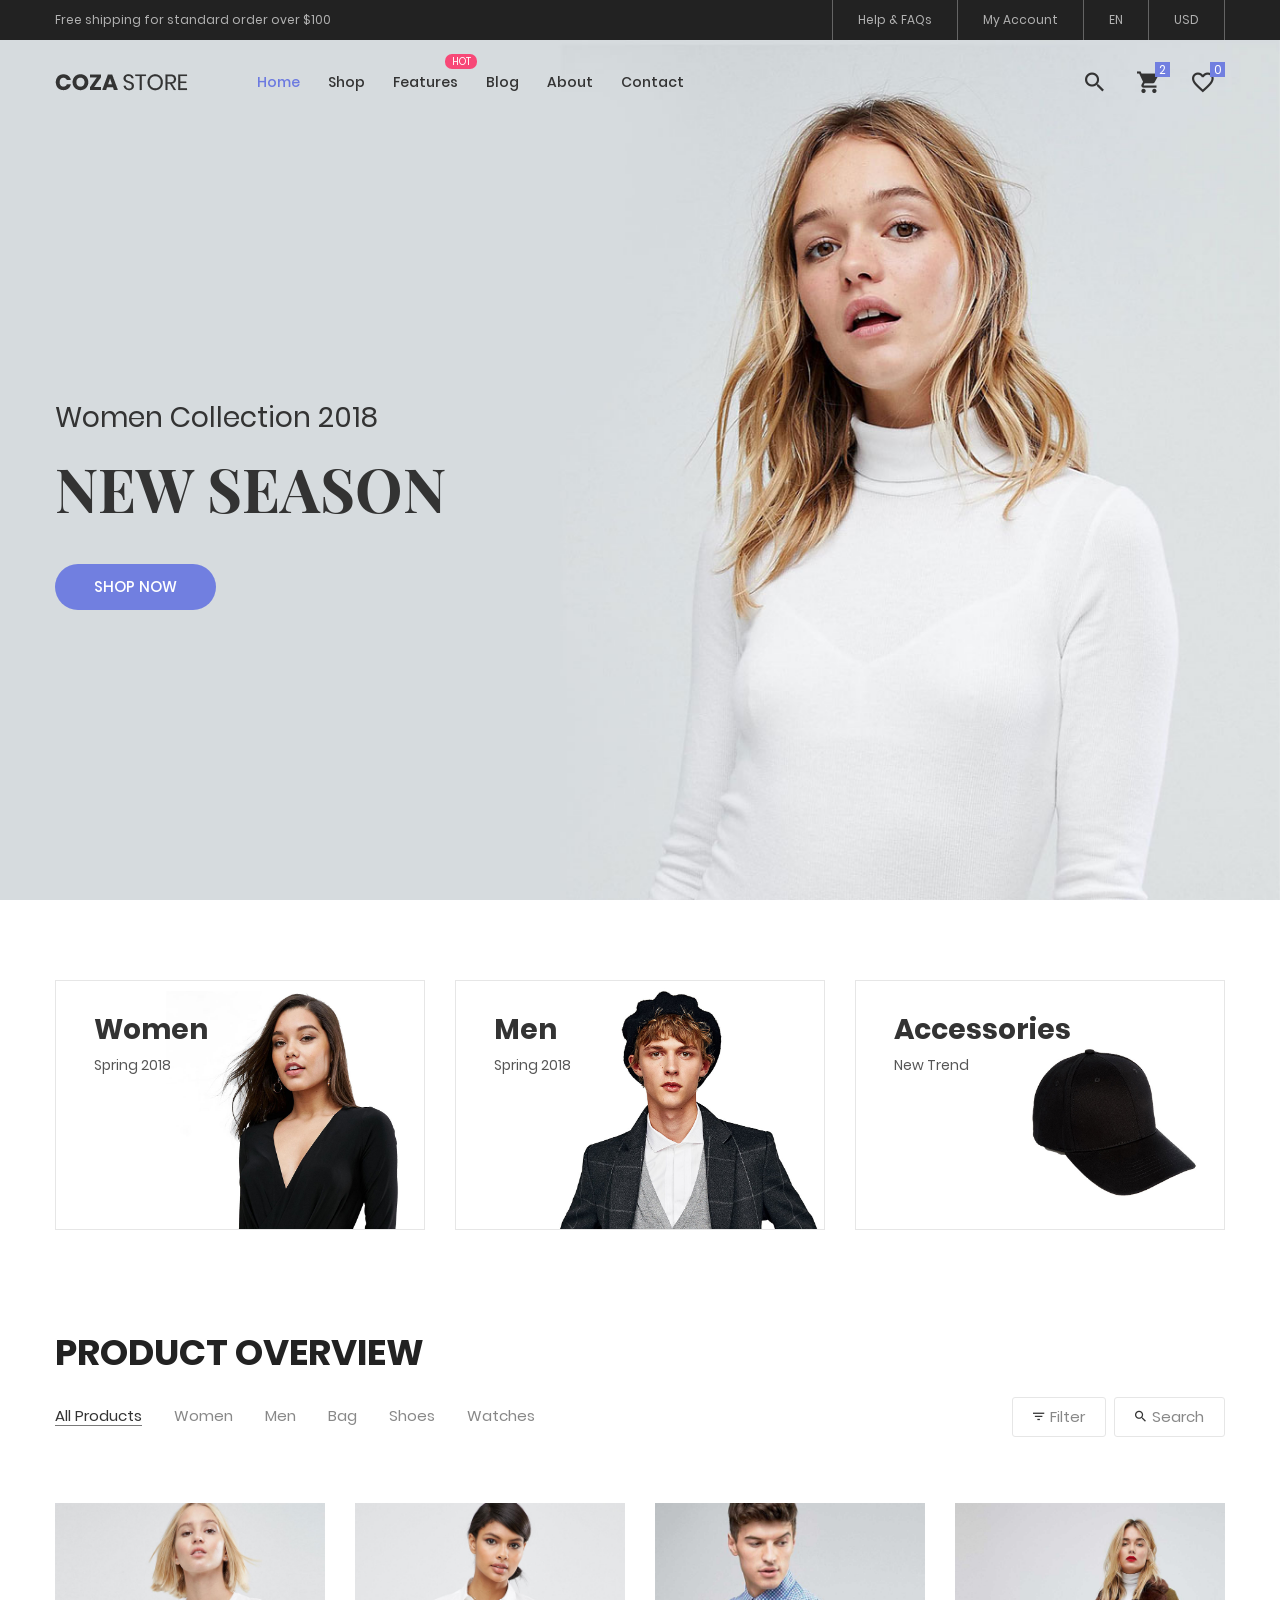
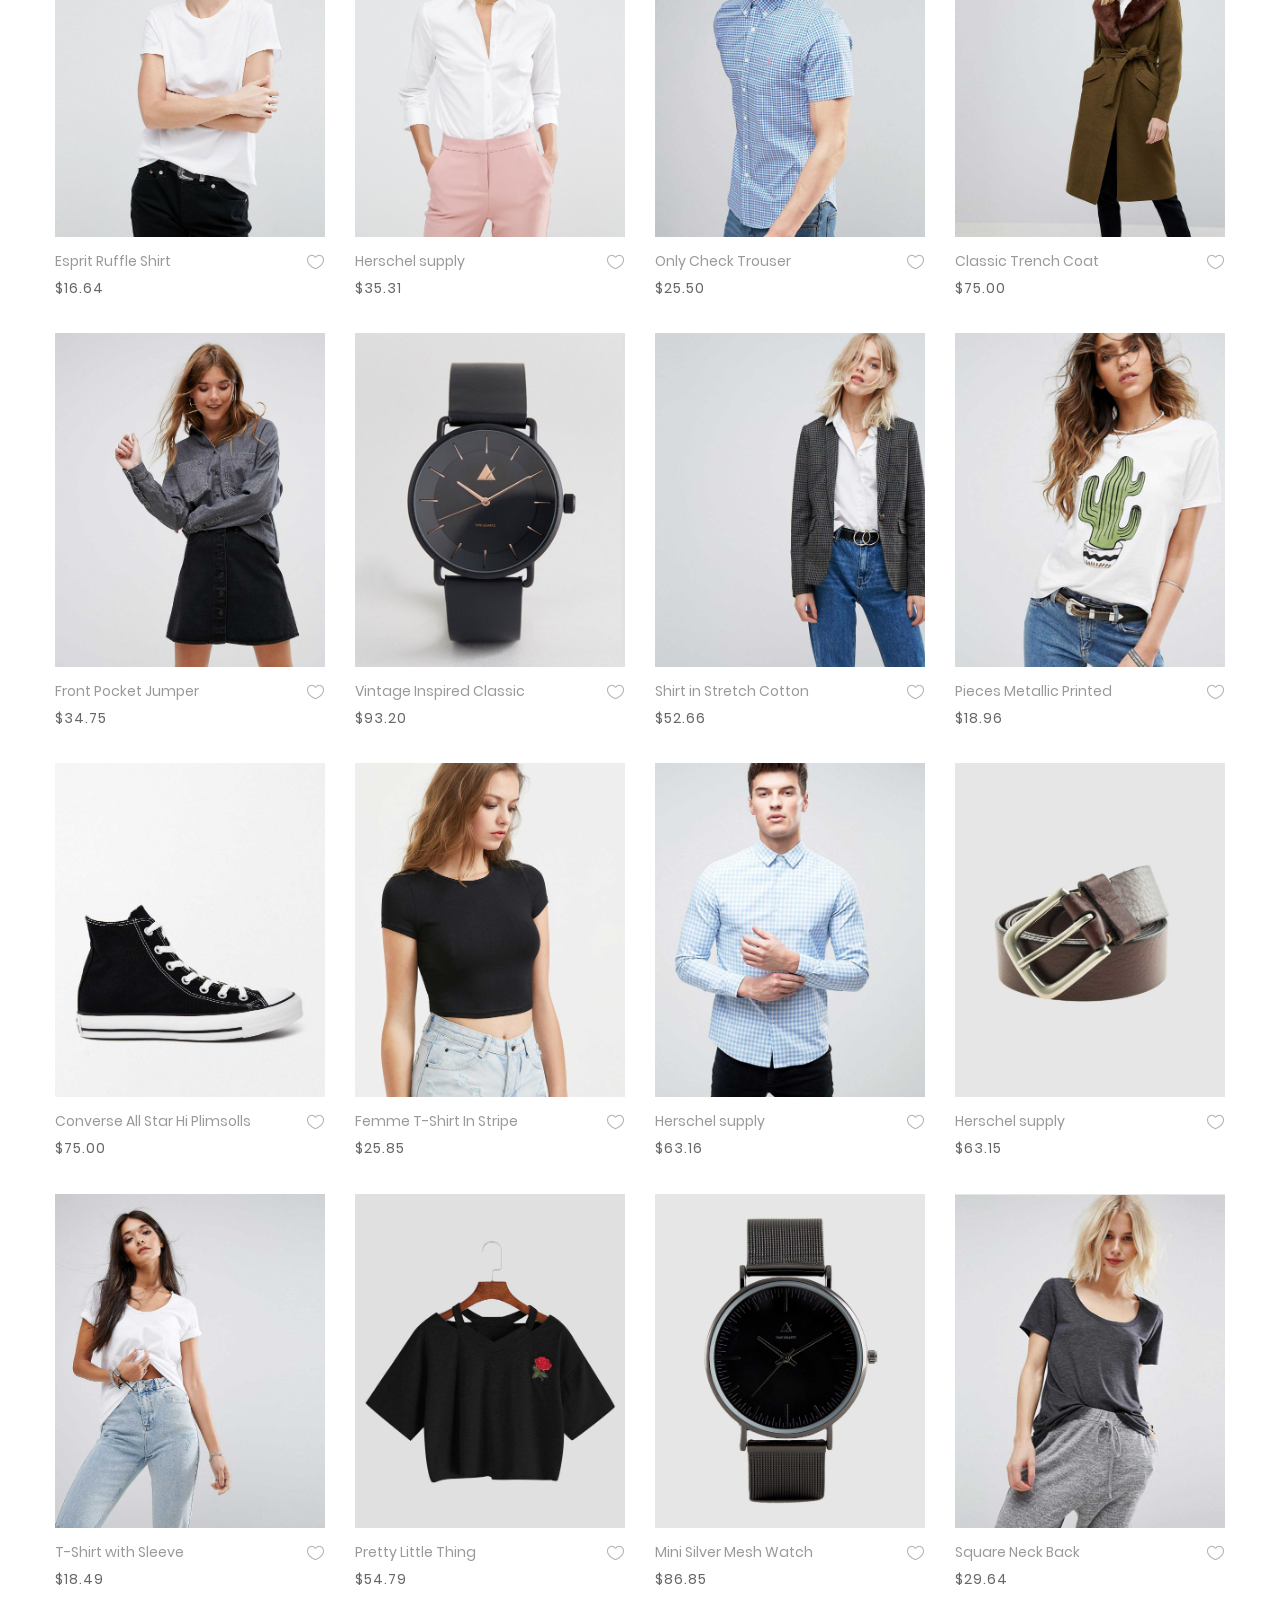
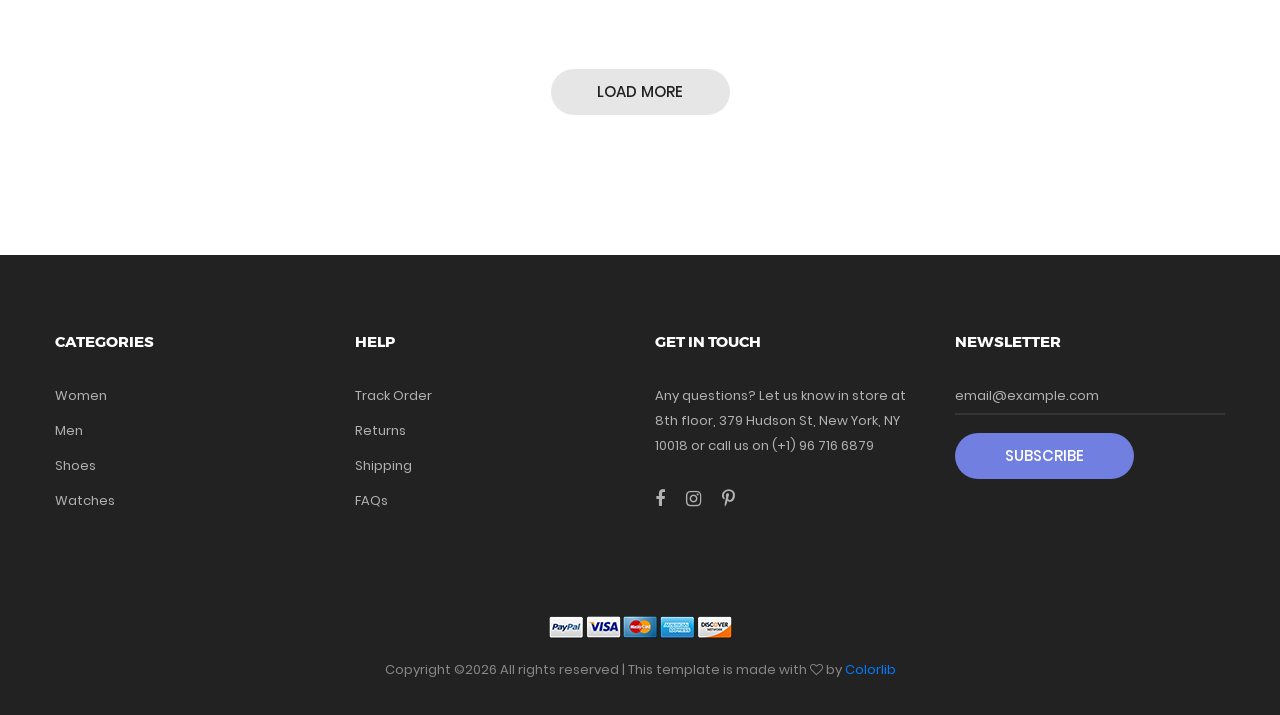
<file: home-03.html>
<!DOCTYPE html>
<html lang="en">
<head>
	<title>Home</title>
	<meta charset="UTF-8">
	<meta name="viewport" content="width=device-width, initial-scale=1">
<!--===============================================================================================-->	
	<link rel="icon" type="image/png" href="images/icons/favicon.png"/>
<!--===============================================================================================-->
	<link rel="stylesheet" type="text/css" href="vendor/bootstrap/css/bootstrap.min.css">
<!--===============================================================================================-->
	<link rel="stylesheet" type="text/css" href="fonts/font-awesome-4.7.0/css/font-awesome.min.css">
<!--===============================================================================================-->
	<link rel="stylesheet" type="text/css" href="fonts/iconic/css/material-design-iconic-font.min.css">
<!--===============================================================================================-->
	<link rel="stylesheet" type="text/css" href="fonts/linearicons-v1.0.0/icon-font.min.css">
<!--===============================================================================================-->
	<link rel="stylesheet" type="text/css" href="vendor/animate/animate.css">
<!--===============================================================================================-->	
	<link rel="stylesheet" type="text/css" href="vendor/css-hamburgers/hamburgers.min.css">
<!--===============================================================================================-->
	<link rel="stylesheet" type="text/css" href="vendor/animsition/css/animsition.min.css">
<!--===============================================================================================-->
	<link rel="stylesheet" type="text/css" href="vendor/select2/select2.min.css">
<!--===============================================================================================-->	
	<link rel="stylesheet" type="text/css" href="vendor/daterangepicker/daterangepicker.css">
<!--===============================================================================================-->
	<link rel="stylesheet" type="text/css" href="vendor/slick/slick.css">
<!--===============================================================================================-->
	<link rel="stylesheet" type="text/css" href="vendor/MagnificPopup/magnific-popup.css">
<!--===============================================================================================-->
	<link rel="stylesheet" type="text/css" href="vendor/perfect-scrollbar/perfect-scrollbar.css">
<!--===============================================================================================-->
	<link rel="stylesheet" type="text/css" href="css/util.css">
	<link rel="stylesheet" type="text/css" href="css/main.css">
<!--===============================================================================================-->
</head>
<body class="animsition">
	
	<!-- Header -->
	<header>
		<!-- Header desktop -->
		<div class="container-menu-desktop">
			<!-- Topbar -->
			<div class="top-bar">
				<div class="content-topbar flex-sb-m h-full container">
					<div class="left-top-bar">
						Free shipping for standard order over $100
					</div>

					<div class="right-top-bar flex-w h-full">
						<a href="#" class="flex-c-m trans-04 p-lr-25">
							Help & FAQs
						</a>

						<a href="#" class="flex-c-m trans-04 p-lr-25">
							My Account
						</a>

						<a href="#" class="flex-c-m trans-04 p-lr-25">
							EN
						</a>

						<a href="#" class="flex-c-m trans-04 p-lr-25">
							USD
						</a>
					</div>
				</div>
			</div>

			<div class="wrap-menu-desktop">
				<nav class="limiter-menu-desktop container">
					
					<!-- Logo desktop -->		
					<a href="#" class="logo">
						<img src="images/icons/logo-01.png" alt="IMG-LOGO">
					</a>

					<!-- Menu desktop -->
					<div class="menu-desktop">
						<ul class="main-menu">
							<li class="active-menu">
								<a href="index.html">Home</a>
								<ul class="sub-menu">
									<li><a href="index.html">Homepage 1</a></li>
									<li><a href="home-02.html">Homepage 2</a></li>
									<li><a href="home-03.html">Homepage 3</a></li>
								</ul>
							</li>

							<li>
								<a href="product.html">Shop</a>
							</li>

							<li class="label1" data-label1="hot">
								<a href="shoping-cart.html">Features</a>
							</li>

							<li>
								<a href="blog.html">Blog</a>
							</li>

							<li>
								<a href="about.html">About</a>
							</li>

							<li>
								<a href="contact.html">Contact</a>
							</li>
						</ul>
					</div>	

					<!-- Icon header -->
					<div class="wrap-icon-header flex-w flex-r-m">
						<div class="icon-header-item cl2 hov-cl1 trans-04 p-l-22 p-r-11 js-show-modal-search">
							<i class="zmdi zmdi-search"></i>
						</div>

						<div class="icon-header-item cl2 hov-cl1 trans-04 p-l-22 p-r-11 icon-header-noti js-show-cart" data-notify="2">
							<i class="zmdi zmdi-shopping-cart"></i>
						</div>

						<a href="#" class="dis-block icon-header-item cl2 hov-cl1 trans-04 p-l-22 p-r-11 icon-header-noti" data-notify="0">
							<i class="zmdi zmdi-favorite-outline"></i>
						</a>
					</div>
				</nav>
			</div>	
		</div>

		<!-- Header Mobile -->
		<div class="wrap-header-mobile">
			<!-- Logo moblie -->		
			<div class="logo-mobile">
				<a href="index.html"><img src="images/icons/logo-01.png" alt="IMG-LOGO"></a>
			</div>

			<!-- Icon header -->
			<div class="wrap-icon-header flex-w flex-r-m m-r-15">
				<div class="icon-header-item cl2 hov-cl1 trans-04 p-r-11 js-show-modal-search">
					<i class="zmdi zmdi-search"></i>
				</div>

				<div class="icon-header-item cl2 hov-cl1 trans-04 p-r-11 p-l-10 icon-header-noti js-show-cart" data-notify="2">
					<i class="zmdi zmdi-shopping-cart"></i>
				</div>

				<a href="#" class="dis-block icon-header-item cl2 hov-cl1 trans-04 p-r-11 p-l-10 icon-header-noti" data-notify="0">
					<i class="zmdi zmdi-favorite-outline"></i>
				</a>
			</div>

			<!-- Button show menu -->
			<div class="btn-show-menu-mobile hamburger hamburger--squeeze">
				<span class="hamburger-box">
					<span class="hamburger-inner"></span>
				</span>
			</div>
		</div>


		<!-- Menu Mobile -->
		<div class="menu-mobile">
			<ul class="topbar-mobile">
				<li>
					<div class="left-top-bar">
						Free shipping for standard order over $100
					</div>
				</li>

				<li>
					<div class="right-top-bar flex-w h-full">
						<a href="#" class="flex-c-m p-lr-10 trans-04">
							Help & FAQs
						</a>

						<a href="#" class="flex-c-m p-lr-10 trans-04">
							My Account
						</a>

						<a href="#" class="flex-c-m p-lr-10 trans-04">
							EN
						</a>

						<a href="#" class="flex-c-m p-lr-10 trans-04">
							USD
						</a>
					</div>
				</li>
			</ul>

			<ul class="main-menu-m">
				<li>
					<a href="index.html">Home</a>
					<ul class="sub-menu-m">
						<li><a href="index.html">Homepage 1</a></li>
						<li><a href="home-02.html">Homepage 2</a></li>
						<li><a href="home-03.html">Homepage 3</a></li>
					</ul>
					<span class="arrow-main-menu-m">
						<i class="fa fa-angle-right" aria-hidden="true"></i>
					</span>
				</li>

				<li>
					<a href="product.html">Shop</a>
				</li>

				<li>
					<a href="shoping-cart.html" class="label1 rs1" data-label1="hot">Features</a>
				</li>

				<li>
					<a href="blog.html">Blog</a>
				</li>

				<li>
					<a href="about.html">About</a>
				</li>

				<li>
					<a href="contact.html">Contact</a>
				</li>
			</ul>
		</div>

		<!-- Modal Search -->
		<div class="modal-search-header flex-c-m trans-04 js-hide-modal-search">
			<div class="container-search-header">
				<button class="flex-c-m btn-hide-modal-search trans-04 js-hide-modal-search">
					<img src="images/icons/icon-close2.png" alt="CLOSE">
				</button>

				<form class="wrap-search-header flex-w p-l-15">
					<button class="flex-c-m trans-04">
						<i class="zmdi zmdi-search"></i>
					</button>
					<input class="plh3" type="text" name="search" placeholder="Search...">
				</form>
			</div>
		</div>
	</header>

	<!-- Cart -->
	<div class="wrap-header-cart js-panel-cart">
		<div class="s-full js-hide-cart"></div>

		<div class="header-cart flex-col-l p-l-65 p-r-25">
			<div class="header-cart-title flex-w flex-sb-m p-b-8">
				<span class="mtext-103 cl2">
					Your Cart
				</span>

				<div class="fs-35 lh-10 cl2 p-lr-5 pointer hov-cl1 trans-04 js-hide-cart">
					<i class="zmdi zmdi-close"></i>
				</div>
			</div>
			
			<div class="header-cart-content flex-w js-pscroll">
				<ul class="header-cart-wrapitem w-full">
					<li class="header-cart-item flex-w flex-t m-b-12">
						<div class="header-cart-item-img">
							<img src="images/item-cart-01.jpg" alt="IMG">
						</div>

						<div class="header-cart-item-txt p-t-8">
							<a href="#" class="header-cart-item-name m-b-18 hov-cl1 trans-04">
								White Shirt Pleat
							</a>

							<span class="header-cart-item-info">
								1 x $19.00
							</span>
						</div>
					</li>

					<li class="header-cart-item flex-w flex-t m-b-12">
						<div class="header-cart-item-img">
							<img src="images/item-cart-02.jpg" alt="IMG">
						</div>

						<div class="header-cart-item-txt p-t-8">
							<a href="#" class="header-cart-item-name m-b-18 hov-cl1 trans-04">
								Converse All Star
							</a>

							<span class="header-cart-item-info">
								1 x $39.00
							</span>
						</div>
					</li>

					<li class="header-cart-item flex-w flex-t m-b-12">
						<div class="header-cart-item-img">
							<img src="images/item-cart-03.jpg" alt="IMG">
						</div>

						<div class="header-cart-item-txt p-t-8">
							<a href="#" class="header-cart-item-name m-b-18 hov-cl1 trans-04">
								Nixon Porter Leather
							</a>

							<span class="header-cart-item-info">
								1 x $17.00
							</span>
						</div>
					</li>
				</ul>
				
				<div class="w-full">
					<div class="header-cart-total w-full p-tb-40">
						Total: $75.00
					</div>

					<div class="header-cart-buttons flex-w w-full">
						<a href="shoping-cart.html" class="flex-c-m stext-101 cl0 size-107 bg3 bor2 hov-btn3 p-lr-15 trans-04 m-r-8 m-b-10">
							View Cart
						</a>

						<a href="shoping-cart.html" class="flex-c-m stext-101 cl0 size-107 bg3 bor2 hov-btn3 p-lr-15 trans-04 m-b-10">
							Check Out
						</a>
					</div>
				</div>
			</div>
		</div>
	</div>

		

	<!-- Slider -->
	<section class="section-slide">
		<div class="wrap-slick1">
			<div class="slick1">
				<div class="item-slick1" style="background-image: url(images/slide-01.jpg);">
					<div class="container h-full">
						<div class="flex-col-l-m h-full p-t-100 p-b-30 respon5">
							<div class="layer-slick1 animated visible-false" data-appear="fadeInDown" data-delay="0">
								<span class="ltext-101 cl2 respon2">
									Women Collection 2018
								</span>
							</div>
								
							<div class="layer-slick1 animated visible-false" data-appear="fadeInUp" data-delay="800">
								<h2 class="ltext-201 cl2 p-t-19 p-b-43 respon1">
									NEW SEASON
								</h2>
							</div>
								
							<div class="layer-slick1 animated visible-false" data-appear="zoomIn" data-delay="1600">
								<a href="product.html" class="flex-c-m stext-101 cl0 size-101 bg1 bor1 hov-btn1 p-lr-15 trans-04">
									Shop Now
								</a>
							</div>
						</div>
					</div>
				</div>

				<div class="item-slick1" style="background-image: url(images/slide-02.jpg);">
					<div class="container h-full">
						<div class="flex-col-l-m h-full p-t-100 p-b-30 respon5">
							<div class="layer-slick1 animated visible-false" data-appear="rollIn" data-delay="0">
								<span class="ltext-101 cl2 respon2">
									Men New-Season
								</span>
							</div>
								
							<div class="layer-slick1 animated visible-false" data-appear="lightSpeedIn" data-delay="800">
								<h2 class="ltext-201 cl2 p-t-19 p-b-43 respon1">
									Jackets & Coats
								</h2>
							</div>
								
							<div class="layer-slick1 animated visible-false" data-appear="slideInUp" data-delay="1600">
								<a href="product.html" class="flex-c-m stext-101 cl0 size-101 bg1 bor1 hov-btn1 p-lr-15 trans-04">
									Shop Now
								</a>
							</div>
						</div>
					</div>
				</div>

				<div class="item-slick1" style="background-image: url(images/slide-03.jpg);">
					<div class="container h-full">
						<div class="flex-col-l-m h-full p-t-100 p-b-30 respon5">
							<div class="layer-slick1 animated visible-false" data-appear="rotateInDownLeft" data-delay="0">
								<span class="ltext-101 cl2 respon2">
									Men Collection 2018
								</span>
							</div>
								
							<div class="layer-slick1 animated visible-false" data-appear="rotateInUpRight" data-delay="800">
								<h2 class="ltext-201 cl2 p-t-19 p-b-43 respon1">
									New arrivals
								</h2>
							</div>
								
							<div class="layer-slick1 animated visible-false" data-appear="rotateIn" data-delay="1600">
								<a href="product.html" class="flex-c-m stext-101 cl0 size-101 bg1 bor1 hov-btn1 p-lr-15 trans-04">
									Shop Now
								</a>
							</div>
						</div>
					</div>
				</div>
			</div>
		</div>
	</section>


	<!-- Banner -->
	<div class="sec-banner bg0 p-t-80 p-b-50">
		<div class="container">
			<div class="row">
				<div class="col-md-6 col-xl-4 p-b-30 m-lr-auto">
					<!-- Block1 -->
					<div class="block1 wrap-pic-w">
						<img src="images/banner-01.jpg" alt="IMG-BANNER">

						<a href="product.html" class="block1-txt ab-t-l s-full flex-col-l-sb p-lr-38 p-tb-34 trans-03 respon3">
							<div class="block1-txt-child1 flex-col-l">
								<span class="block1-name ltext-102 trans-04 p-b-8">
									Women
								</span>

								<span class="block1-info stext-102 trans-04">
									Spring 2018
								</span>
							</div>

							<div class="block1-txt-child2 p-b-4 trans-05">
								<div class="block1-link stext-101 cl0 trans-09">
									Shop Now
								</div>
							</div>
						</a>
					</div>
				</div>

				<div class="col-md-6 col-xl-4 p-b-30 m-lr-auto">
					<!-- Block1 -->
					<div class="block1 wrap-pic-w">
						<img src="images/banner-02.jpg" alt="IMG-BANNER">

						<a href="product.html" class="block1-txt ab-t-l s-full flex-col-l-sb p-lr-38 p-tb-34 trans-03 respon3">
							<div class="block1-txt-child1 flex-col-l">
								<span class="block1-name ltext-102 trans-04 p-b-8">
									Men
								</span>

								<span class="block1-info stext-102 trans-04">
									Spring 2018
								</span>
							</div>

							<div class="block1-txt-child2 p-b-4 trans-05">
								<div class="block1-link stext-101 cl0 trans-09">
									Shop Now
								</div>
							</div>
						</a>
					</div>
				</div>

				<div class="col-md-6 col-xl-4 p-b-30 m-lr-auto">
					<!-- Block1 -->
					<div class="block1 wrap-pic-w">
						<img src="images/banner-03.jpg" alt="IMG-BANNER">

						<a href="product.html" class="block1-txt ab-t-l s-full flex-col-l-sb p-lr-38 p-tb-34 trans-03 respon3">
							<div class="block1-txt-child1 flex-col-l">
								<span class="block1-name ltext-102 trans-04 p-b-8">
									Accessories
								</span>

								<span class="block1-info stext-102 trans-04">
									New Trend
								</span>
							</div>

							<div class="block1-txt-child2 p-b-4 trans-05">
								<div class="block1-link stext-101 cl0 trans-09">
									Shop Now
								</div>
							</div>
						</a>
					</div>
				</div>
			</div>
		</div>
	</div>


	<!-- Product -->
	<section class="bg0 p-t-23 p-b-140">
		<div class="container">
			<div class="p-b-10">
				<h3 class="ltext-103 cl5">
					Product Overview
				</h3>
			</div>

			<div class="flex-w flex-sb-m p-b-52">
				<div class="flex-w flex-l-m filter-tope-group m-tb-10">
					<button class="stext-106 cl6 hov1 bor3 trans-04 m-r-32 m-tb-5 how-active1" data-filter="*">
						All Products
					</button>

					<button class="stext-106 cl6 hov1 bor3 trans-04 m-r-32 m-tb-5" data-filter=".women">
						Women
					</button>

					<button class="stext-106 cl6 hov1 bor3 trans-04 m-r-32 m-tb-5" data-filter=".men">
						Men
					</button>

					<button class="stext-106 cl6 hov1 bor3 trans-04 m-r-32 m-tb-5" data-filter=".bag">
						Bag
					</button>

					<button class="stext-106 cl6 hov1 bor3 trans-04 m-r-32 m-tb-5" data-filter=".shoes">
						Shoes
					</button>

					<button class="stext-106 cl6 hov1 bor3 trans-04 m-r-32 m-tb-5" data-filter=".watches">
						Watches
					</button>
				</div>

				<div class="flex-w flex-c-m m-tb-10">
					<div class="flex-c-m stext-106 cl6 size-104 bor4 pointer hov-btn3 trans-04 m-r-8 m-tb-4 js-show-filter">
						<i class="icon-filter cl2 m-r-6 fs-15 trans-04 zmdi zmdi-filter-list"></i>
						<i class="icon-close-filter cl2 m-r-6 fs-15 trans-04 zmdi zmdi-close dis-none"></i>
						 Filter
					</div>

					<div class="flex-c-m stext-106 cl6 size-105 bor4 pointer hov-btn3 trans-04 m-tb-4 js-show-search">
						<i class="icon-search cl2 m-r-6 fs-15 trans-04 zmdi zmdi-search"></i>
						<i class="icon-close-search cl2 m-r-6 fs-15 trans-04 zmdi zmdi-close dis-none"></i>
						Search
					</div>
				</div>
				
				<!-- Search product -->
				<div class="dis-none panel-search w-full p-t-10 p-b-15">
					<div class="bor8 dis-flex p-l-15">
						<button class="size-113 flex-c-m fs-16 cl2 hov-cl1 trans-04">
							<i class="zmdi zmdi-search"></i>
						</button>

						<input class="mtext-107 cl2 size-114 plh2 p-r-15" type="text" name="search-product" placeholder="Search">
					</div>	
				</div>

				<!-- Filter -->
				<div class="dis-none panel-filter w-full p-t-10">
					<div class="wrap-filter flex-w bg6 w-full p-lr-40 p-t-27 p-lr-15-sm">
						<div class="filter-col1 p-r-15 p-b-27">
							<div class="mtext-102 cl2 p-b-15">
								Sort By
							</div>

							<ul>
								<li class="p-b-6">
									<a href="#" class="filter-link stext-106 trans-04">
										Default
									</a>
								</li>

								<li class="p-b-6">
									<a href="#" class="filter-link stext-106 trans-04">
										Popularity
									</a>
								</li>

								<li class="p-b-6">
									<a href="#" class="filter-link stext-106 trans-04">
										Average rating
									</a>
								</li>

								<li class="p-b-6">
									<a href="#" class="filter-link stext-106 trans-04 filter-link-active">
										Newness
									</a>
								</li>

								<li class="p-b-6">
									<a href="#" class="filter-link stext-106 trans-04">
										Price: Low to High
									</a>
								</li>

								<li class="p-b-6">
									<a href="#" class="filter-link stext-106 trans-04">
										Price: High to Low
									</a>
								</li>
							</ul>
						</div>

						<div class="filter-col2 p-r-15 p-b-27">
							<div class="mtext-102 cl2 p-b-15">
								Price
							</div>

							<ul>
								<li class="p-b-6">
									<a href="#" class="filter-link stext-106 trans-04 filter-link-active">
										All
									</a>
								</li>

								<li class="p-b-6">
									<a href="#" class="filter-link stext-106 trans-04">
										$0.00 - $50.00
									</a>
								</li>

								<li class="p-b-6">
									<a href="#" class="filter-link stext-106 trans-04">
										$50.00 - $100.00
									</a>
								</li>

								<li class="p-b-6">
									<a href="#" class="filter-link stext-106 trans-04">
										$100.00 - $150.00
									</a>
								</li>

								<li class="p-b-6">
									<a href="#" class="filter-link stext-106 trans-04">
										$150.00 - $200.00
									</a>
								</li>

								<li class="p-b-6">
									<a href="#" class="filter-link stext-106 trans-04">
										$200.00+
									</a>
								</li>
							</ul>
						</div>

						<div class="filter-col3 p-r-15 p-b-27">
							<div class="mtext-102 cl2 p-b-15">
								Color
							</div>

							<ul>
								<li class="p-b-6">
									<span class="fs-15 lh-12 m-r-6" style="color: #222;">
										<i class="zmdi zmdi-circle"></i>
									</span>

									<a href="#" class="filter-link stext-106 trans-04">
										Black
									</a>
								</li>

								<li class="p-b-6">
									<span class="fs-15 lh-12 m-r-6" style="color: #4272d7;">
										<i class="zmdi zmdi-circle"></i>
									</span>

									<a href="#" class="filter-link stext-106 trans-04 filter-link-active">
										Blue
									</a>
								</li>

								<li class="p-b-6">
									<span class="fs-15 lh-12 m-r-6" style="color: #b3b3b3;">
										<i class="zmdi zmdi-circle"></i>
									</span>

									<a href="#" class="filter-link stext-106 trans-04">
										Grey
									</a>
								</li>

								<li class="p-b-6">
									<span class="fs-15 lh-12 m-r-6" style="color: #00ad5f;">
										<i class="zmdi zmdi-circle"></i>
									</span>

									<a href="#" class="filter-link stext-106 trans-04">
										Green
									</a>
								</li>

								<li class="p-b-6">
									<span class="fs-15 lh-12 m-r-6" style="color: #fa4251;">
										<i class="zmdi zmdi-circle"></i>
									</span>

									<a href="#" class="filter-link stext-106 trans-04">
										Red
									</a>
								</li>

								<li class="p-b-6">
									<span class="fs-15 lh-12 m-r-6" style="color: #aaa;">
										<i class="zmdi zmdi-circle-o"></i>
									</span>

									<a href="#" class="filter-link stext-106 trans-04">
										White
									</a>
								</li>
							</ul>
						</div>

						<div class="filter-col4 p-b-27">
							<div class="mtext-102 cl2 p-b-15">
								Tags
							</div>

							<div class="flex-w p-t-4 m-r--5">
								<a href="#" class="flex-c-m stext-107 cl6 size-301 bor7 p-lr-15 hov-tag1 trans-04 m-r-5 m-b-5">
									Fashion
								</a>

								<a href="#" class="flex-c-m stext-107 cl6 size-301 bor7 p-lr-15 hov-tag1 trans-04 m-r-5 m-b-5">
									Lifestyle
								</a>

								<a href="#" class="flex-c-m stext-107 cl6 size-301 bor7 p-lr-15 hov-tag1 trans-04 m-r-5 m-b-5">
									Denim
								</a>

								<a href="#" class="flex-c-m stext-107 cl6 size-301 bor7 p-lr-15 hov-tag1 trans-04 m-r-5 m-b-5">
									Streetstyle
								</a>

								<a href="#" class="flex-c-m stext-107 cl6 size-301 bor7 p-lr-15 hov-tag1 trans-04 m-r-5 m-b-5">
									Crafts
								</a>
							</div>
						</div>
					</div>
				</div>
			</div>

			<div class="row isotope-grid">
				<div class="col-sm-6 col-md-4 col-lg-3 p-b-35 isotope-item women">
					<!-- Block2 -->
					<div class="block2">
						<div class="block2-pic hov-img0">
							<img src="images/product-01.jpg" alt="IMG-PRODUCT">

							<a href="#" class="block2-btn flex-c-m stext-103 cl2 size-102 bg0 bor2 hov-btn1 p-lr-15 trans-04 js-show-modal1">
								Quick View
							</a>
						</div>

						<div class="block2-txt flex-w flex-t p-t-14">
							<div class="block2-txt-child1 flex-col-l ">
								<a href="product-detail.html" class="stext-104 cl4 hov-cl1 trans-04 js-name-b2 p-b-6">
									Esprit Ruffle Shirt
								</a>

								<span class="stext-105 cl3">
									$16.64
								</span>
							</div>

							<div class="block2-txt-child2 flex-r p-t-3">
								<a href="#" class="btn-addwish-b2 dis-block pos-relative js-addwish-b2">
									<img class="icon-heart1 dis-block trans-04" src="images/icons/icon-heart-01.png" alt="ICON">
									<img class="icon-heart2 dis-block trans-04 ab-t-l" src="images/icons/icon-heart-02.png" alt="ICON">
								</a>
							</div>
						</div>
					</div>
				</div>

				<div class="col-sm-6 col-md-4 col-lg-3 p-b-35 isotope-item women">
					<!-- Block2 -->
					<div class="block2">
						<div class="block2-pic hov-img0">
							<img src="images/product-02.jpg" alt="IMG-PRODUCT">

							<a href="#" class="block2-btn flex-c-m stext-103 cl2 size-102 bg0 bor2 hov-btn1 p-lr-15 trans-04 js-show-modal1">
								Quick View
							</a>
						</div>

						<div class="block2-txt flex-w flex-t p-t-14">
							<div class="block2-txt-child1 flex-col-l ">
								<a href="product-detail.html" class="stext-104 cl4 hov-cl1 trans-04 js-name-b2 p-b-6">
									Herschel supply
								</a>

								<span class="stext-105 cl3">
									$35.31
								</span>
							</div>

							<div class="block2-txt-child2 flex-r p-t-3">
								<a href="#" class="btn-addwish-b2 dis-block pos-relative js-addwish-b2">
									<img class="icon-heart1 dis-block trans-04" src="images/icons/icon-heart-01.png" alt="ICON">
									<img class="icon-heart2 dis-block trans-04 ab-t-l" src="images/icons/icon-heart-02.png" alt="ICON">
								</a>
							</div>
						</div>
					</div>
				</div>

				<div class="col-sm-6 col-md-4 col-lg-3 p-b-35 isotope-item men">
					<!-- Block2 -->
					<div class="block2">
						<div class="block2-pic hov-img0">
							<img src="images/product-03.jpg" alt="IMG-PRODUCT">

							<a href="#" class="block2-btn flex-c-m stext-103 cl2 size-102 bg0 bor2 hov-btn1 p-lr-15 trans-04 js-show-modal1">
								Quick View
							</a>
						</div>

						<div class="block2-txt flex-w flex-t p-t-14">
							<div class="block2-txt-child1 flex-col-l ">
								<a href="product-detail.html" class="stext-104 cl4 hov-cl1 trans-04 js-name-b2 p-b-6">
									Only Check Trouser
								</a>

								<span class="stext-105 cl3">
									$25.50
								</span>
							</div>

							<div class="block2-txt-child2 flex-r p-t-3">
								<a href="#" class="btn-addwish-b2 dis-block pos-relative js-addwish-b2">
									<img class="icon-heart1 dis-block trans-04" src="images/icons/icon-heart-01.png" alt="ICON">
									<img class="icon-heart2 dis-block trans-04 ab-t-l" src="images/icons/icon-heart-02.png" alt="ICON">
								</a>
							</div>
						</div>
					</div>
				</div>

				<div class="col-sm-6 col-md-4 col-lg-3 p-b-35 isotope-item women">
					<!-- Block2 -->
					<div class="block2">
						<div class="block2-pic hov-img0">
							<img src="images/product-04.jpg" alt="IMG-PRODUCT">

							<a href="#" class="block2-btn flex-c-m stext-103 cl2 size-102 bg0 bor2 hov-btn1 p-lr-15 trans-04 js-show-modal1">
								Quick View
							</a>
						</div>

						<div class="block2-txt flex-w flex-t p-t-14">
							<div class="block2-txt-child1 flex-col-l ">
								<a href="product-detail.html" class="stext-104 cl4 hov-cl1 trans-04 js-name-b2 p-b-6">
									Classic Trench Coat
								</a>

								<span class="stext-105 cl3">
									$75.00
								</span>
							</div>

							<div class="block2-txt-child2 flex-r p-t-3">
								<a href="#" class="btn-addwish-b2 dis-block pos-relative js-addwish-b2">
									<img class="icon-heart1 dis-block trans-04" src="images/icons/icon-heart-01.png" alt="ICON">
									<img class="icon-heart2 dis-block trans-04 ab-t-l" src="images/icons/icon-heart-02.png" alt="ICON">
								</a>
							</div>
						</div>
					</div>
				</div>

				<div class="col-sm-6 col-md-4 col-lg-3 p-b-35 isotope-item women">
					<!-- Block2 -->
					<div class="block2">
						<div class="block2-pic hov-img0">
							<img src="images/product-05.jpg" alt="IMG-PRODUCT">

							<a href="#" class="block2-btn flex-c-m stext-103 cl2 size-102 bg0 bor2 hov-btn1 p-lr-15 trans-04 js-show-modal1">
								Quick View
							</a>
						</div>

						<div class="block2-txt flex-w flex-t p-t-14">
							<div class="block2-txt-child1 flex-col-l ">
								<a href="product-detail.html" class="stext-104 cl4 hov-cl1 trans-04 js-name-b2 p-b-6">
									Front Pocket Jumper
								</a>

								<span class="stext-105 cl3">
									$34.75
								</span>
							</div>

							<div class="block2-txt-child2 flex-r p-t-3">
								<a href="#" class="btn-addwish-b2 dis-block pos-relative js-addwish-b2">
									<img class="icon-heart1 dis-block trans-04" src="images/icons/icon-heart-01.png" alt="ICON">
									<img class="icon-heart2 dis-block trans-04 ab-t-l" src="images/icons/icon-heart-02.png" alt="ICON">
								</a>
							</div>
						</div>
					</div>
				</div>

				<div class="col-sm-6 col-md-4 col-lg-3 p-b-35 isotope-item watches">
					<!-- Block2 -->
					<div class="block2">
						<div class="block2-pic hov-img0">
							<img src="images/product-06.jpg" alt="IMG-PRODUCT">

							<a href="#" class="block2-btn flex-c-m stext-103 cl2 size-102 bg0 bor2 hov-btn1 p-lr-15 trans-04 js-show-modal1">
								Quick View
							</a>
						</div>

						<div class="block2-txt flex-w flex-t p-t-14">
							<div class="block2-txt-child1 flex-col-l ">
								<a href="product-detail.html" class="stext-104 cl4 hov-cl1 trans-04 js-name-b2 p-b-6">
									Vintage Inspired Classic 
								</a>

								<span class="stext-105 cl3">
									$93.20
								</span>
							</div>

							<div class="block2-txt-child2 flex-r p-t-3">
								<a href="#" class="btn-addwish-b2 dis-block pos-relative js-addwish-b2">
									<img class="icon-heart1 dis-block trans-04" src="images/icons/icon-heart-01.png" alt="ICON">
									<img class="icon-heart2 dis-block trans-04 ab-t-l" src="images/icons/icon-heart-02.png" alt="ICON">
								</a>
							</div>
						</div>
					</div>
				</div>

				<div class="col-sm-6 col-md-4 col-lg-3 p-b-35 isotope-item women">
					<!-- Block2 -->
					<div class="block2">
						<div class="block2-pic hov-img0">
							<img src="images/product-07.jpg" alt="IMG-PRODUCT">

							<a href="#" class="block2-btn flex-c-m stext-103 cl2 size-102 bg0 bor2 hov-btn1 p-lr-15 trans-04 js-show-modal1">
								Quick View
							</a>
						</div>

						<div class="block2-txt flex-w flex-t p-t-14">
							<div class="block2-txt-child1 flex-col-l ">
								<a href="product-detail.html" class="stext-104 cl4 hov-cl1 trans-04 js-name-b2 p-b-6">
									Shirt in Stretch Cotton
								</a>

								<span class="stext-105 cl3">
									$52.66
								</span>
							</div>

							<div class="block2-txt-child2 flex-r p-t-3">
								<a href="#" class="btn-addwish-b2 dis-block pos-relative js-addwish-b2">
									<img class="icon-heart1 dis-block trans-04" src="images/icons/icon-heart-01.png" alt="ICON">
									<img class="icon-heart2 dis-block trans-04 ab-t-l" src="images/icons/icon-heart-02.png" alt="ICON">
								</a>
							</div>
						</div>
					</div>
				</div>

				<div class="col-sm-6 col-md-4 col-lg-3 p-b-35 isotope-item women">
					<!-- Block2 -->
					<div class="block2">
						<div class="block2-pic hov-img0">
							<img src="images/product-08.jpg" alt="IMG-PRODUCT">

							<a href="#" class="block2-btn flex-c-m stext-103 cl2 size-102 bg0 bor2 hov-btn1 p-lr-15 trans-04 js-show-modal1">
								Quick View
							</a>
						</div>

						<div class="block2-txt flex-w flex-t p-t-14">
							<div class="block2-txt-child1 flex-col-l ">
								<a href="product-detail.html" class="stext-104 cl4 hov-cl1 trans-04 js-name-b2 p-b-6">
									Pieces Metallic Printed
								</a>

								<span class="stext-105 cl3">
									$18.96
								</span>
							</div>

							<div class="block2-txt-child2 flex-r p-t-3">
								<a href="#" class="btn-addwish-b2 dis-block pos-relative js-addwish-b2">
									<img class="icon-heart1 dis-block trans-04" src="images/icons/icon-heart-01.png" alt="ICON">
									<img class="icon-heart2 dis-block trans-04 ab-t-l" src="images/icons/icon-heart-02.png" alt="ICON">
								</a>
							</div>
						</div>
					</div>
				</div>

				<div class="col-sm-6 col-md-4 col-lg-3 p-b-35 isotope-item shoes">
					<!-- Block2 -->
					<div class="block2">
						<div class="block2-pic hov-img0">
							<img src="images/product-09.jpg" alt="IMG-PRODUCT">

							<a href="#" class="block2-btn flex-c-m stext-103 cl2 size-102 bg0 bor2 hov-btn1 p-lr-15 trans-04 js-show-modal1">
								Quick View
							</a>
						</div>

						<div class="block2-txt flex-w flex-t p-t-14">
							<div class="block2-txt-child1 flex-col-l ">
								<a href="product-detail.html" class="stext-104 cl4 hov-cl1 trans-04 js-name-b2 p-b-6">
									Converse All Star Hi Plimsolls
								</a>

								<span class="stext-105 cl3">
									$75.00
								</span>
							</div>

							<div class="block2-txt-child2 flex-r p-t-3">
								<a href="#" class="btn-addwish-b2 dis-block pos-relative js-addwish-b2">
									<img class="icon-heart1 dis-block trans-04" src="images/icons/icon-heart-01.png" alt="ICON">
									<img class="icon-heart2 dis-block trans-04 ab-t-l" src="images/icons/icon-heart-02.png" alt="ICON">
								</a>
							</div>
						</div>
					</div>
				</div>

				<div class="col-sm-6 col-md-4 col-lg-3 p-b-35 isotope-item women">
					<!-- Block2 -->
					<div class="block2">
						<div class="block2-pic hov-img0">
							<img src="images/product-10.jpg" alt="IMG-PRODUCT">

							<a href="#" class="block2-btn flex-c-m stext-103 cl2 size-102 bg0 bor2 hov-btn1 p-lr-15 trans-04 js-show-modal1">
								Quick View
							</a>
						</div>

						<div class="block2-txt flex-w flex-t p-t-14">
							<div class="block2-txt-child1 flex-col-l ">
								<a href="product-detail.html" class="stext-104 cl4 hov-cl1 trans-04 js-name-b2 p-b-6">
									Femme T-Shirt In Stripe
								</a>

								<span class="stext-105 cl3">
									$25.85
								</span>
							</div>

							<div class="block2-txt-child2 flex-r p-t-3">
								<a href="#" class="btn-addwish-b2 dis-block pos-relative js-addwish-b2">
									<img class="icon-heart1 dis-block trans-04" src="images/icons/icon-heart-01.png" alt="ICON">
									<img class="icon-heart2 dis-block trans-04 ab-t-l" src="images/icons/icon-heart-02.png" alt="ICON">
								</a>
							</div>
						</div>
					</div>
				</div>

				<div class="col-sm-6 col-md-4 col-lg-3 p-b-35 isotope-item men">
					<!-- Block2 -->
					<div class="block2">
						<div class="block2-pic hov-img0">
							<img src="images/product-11.jpg" alt="IMG-PRODUCT">

							<a href="#" class="block2-btn flex-c-m stext-103 cl2 size-102 bg0 bor2 hov-btn1 p-lr-15 trans-04 js-show-modal1">
								Quick View
							</a>
						</div>

						<div class="block2-txt flex-w flex-t p-t-14">
							<div class="block2-txt-child1 flex-col-l ">
								<a href="product-detail.html" class="stext-104 cl4 hov-cl1 trans-04 js-name-b2 p-b-6">
									Herschel supply 
								</a>

								<span class="stext-105 cl3">
									$63.16
								</span>
							</div>

							<div class="block2-txt-child2 flex-r p-t-3">
								<a href="#" class="btn-addwish-b2 dis-block pos-relative js-addwish-b2">
									<img class="icon-heart1 dis-block trans-04" src="images/icons/icon-heart-01.png" alt="ICON">
									<img class="icon-heart2 dis-block trans-04 ab-t-l" src="images/icons/icon-heart-02.png" alt="ICON">
								</a>
							</div>
						</div>
					</div>
				</div>

				<div class="col-sm-6 col-md-4 col-lg-3 p-b-35 isotope-item men">
					<!-- Block2 -->
					<div class="block2">
						<div class="block2-pic hov-img0">
							<img src="images/product-12.jpg" alt="IMG-PRODUCT">

							<a href="#" class="block2-btn flex-c-m stext-103 cl2 size-102 bg0 bor2 hov-btn1 p-lr-15 trans-04 js-show-modal1">
								Quick View
							</a>
						</div>

						<div class="block2-txt flex-w flex-t p-t-14">
							<div class="block2-txt-child1 flex-col-l ">
								<a href="product-detail.html" class="stext-104 cl4 hov-cl1 trans-04 js-name-b2 p-b-6">
									Herschel supply
								</a>

								<span class="stext-105 cl3">
									$63.15
								</span>
							</div>

							<div class="block2-txt-child2 flex-r p-t-3">
								<a href="#" class="btn-addwish-b2 dis-block pos-relative js-addwish-b2">
									<img class="icon-heart1 dis-block trans-04" src="images/icons/icon-heart-01.png" alt="ICON">
									<img class="icon-heart2 dis-block trans-04 ab-t-l" src="images/icons/icon-heart-02.png" alt="ICON">
								</a>
							</div>
						</div>
					</div>
				</div>

				<div class="col-sm-6 col-md-4 col-lg-3 p-b-35 isotope-item women">
					<!-- Block2 -->
					<div class="block2">
						<div class="block2-pic hov-img0">
							<img src="images/product-13.jpg" alt="IMG-PRODUCT">

							<a href="#" class="block2-btn flex-c-m stext-103 cl2 size-102 bg0 bor2 hov-btn1 p-lr-15 trans-04 js-show-modal1">
								Quick View
							</a>
						</div>

						<div class="block2-txt flex-w flex-t p-t-14">
							<div class="block2-txt-child1 flex-col-l ">
								<a href="product-detail.html" class="stext-104 cl4 hov-cl1 trans-04 js-name-b2 p-b-6">
									T-Shirt with Sleeve
								</a>

								<span class="stext-105 cl3">
									$18.49
								</span>
							</div>

							<div class="block2-txt-child2 flex-r p-t-3">
								<a href="#" class="btn-addwish-b2 dis-block pos-relative js-addwish-b2">
									<img class="icon-heart1 dis-block trans-04" src="images/icons/icon-heart-01.png" alt="ICON">
									<img class="icon-heart2 dis-block trans-04 ab-t-l" src="images/icons/icon-heart-02.png" alt="ICON">
								</a>
							</div>
						</div>
					</div>
				</div>

				<div class="col-sm-6 col-md-4 col-lg-3 p-b-35 isotope-item women">
					<!-- Block2 -->
					<div class="block2">
						<div class="block2-pic hov-img0">
							<img src="images/product-14.jpg" alt="IMG-PRODUCT">

							<a href="#" class="block2-btn flex-c-m stext-103 cl2 size-102 bg0 bor2 hov-btn1 p-lr-15 trans-04 js-show-modal1">
								Quick View
							</a>
						</div>

						<div class="block2-txt flex-w flex-t p-t-14">
							<div class="block2-txt-child1 flex-col-l ">
								<a href="product-detail.html" class="stext-104 cl4 hov-cl1 trans-04 js-name-b2 p-b-6">
									Pretty Little Thing
								</a>

								<span class="stext-105 cl3">
									$54.79
								</span>
							</div>

							<div class="block2-txt-child2 flex-r p-t-3">
								<a href="#" class="btn-addwish-b2 dis-block pos-relative js-addwish-b2">
									<img class="icon-heart1 dis-block trans-04" src="images/icons/icon-heart-01.png" alt="ICON">
									<img class="icon-heart2 dis-block trans-04 ab-t-l" src="images/icons/icon-heart-02.png" alt="ICON">
								</a>
							</div>
						</div>
					</div>
				</div>

				<div class="col-sm-6 col-md-4 col-lg-3 p-b-35 isotope-item watches">
					<!-- Block2 -->
					<div class="block2">
						<div class="block2-pic hov-img0">
							<img src="images/product-15.jpg" alt="IMG-PRODUCT">

							<a href="#" class="block2-btn flex-c-m stext-103 cl2 size-102 bg0 bor2 hov-btn1 p-lr-15 trans-04 js-show-modal1">
								Quick View
							</a>
						</div>

						<div class="block2-txt flex-w flex-t p-t-14">
							<div class="block2-txt-child1 flex-col-l ">
								<a href="product-detail.html" class="stext-104 cl4 hov-cl1 trans-04 js-name-b2 p-b-6">
									Mini Silver Mesh Watch
								</a>

								<span class="stext-105 cl3">
									$86.85
								</span>
							</div>

							<div class="block2-txt-child2 flex-r p-t-3">
								<a href="#" class="btn-addwish-b2 dis-block pos-relative js-addwish-b2">
									<img class="icon-heart1 dis-block trans-04" src="images/icons/icon-heart-01.png" alt="ICON">
									<img class="icon-heart2 dis-block trans-04 ab-t-l" src="images/icons/icon-heart-02.png" alt="ICON">
								</a>
							</div>
						</div>
					</div>
				</div>

				<div class="col-sm-6 col-md-4 col-lg-3 p-b-35 isotope-item women">
					<!-- Block2 -->
					<div class="block2">
						<div class="block2-pic hov-img0">
							<img src="images/product-16.jpg" alt="IMG-PRODUCT">

							<a href="#" class="block2-btn flex-c-m stext-103 cl2 size-102 bg0 bor2 hov-btn1 p-lr-15 trans-04 js-show-modal1">
								Quick View
							</a>
						</div>

						<div class="block2-txt flex-w flex-t p-t-14">
							<div class="block2-txt-child1 flex-col-l ">
								<a href="product-detail.html" class="stext-104 cl4 hov-cl1 trans-04 js-name-b2 p-b-6">
									Square Neck Back
								</a>

								<span class="stext-105 cl3">
									$29.64
								</span>
							</div>

							<div class="block2-txt-child2 flex-r p-t-3">
								<a href="#" class="btn-addwish-b2 dis-block pos-relative js-addwish-b2">
									<img class="icon-heart1 dis-block trans-04" src="images/icons/icon-heart-01.png" alt="ICON">
									<img class="icon-heart2 dis-block trans-04 ab-t-l" src="images/icons/icon-heart-02.png" alt="ICON">
								</a>
							</div>
						</div>
					</div>
				</div>
			</div>

			<!-- Load more -->
			<div class="flex-c-m flex-w w-full p-t-45">
				<a href="#" class="flex-c-m stext-101 cl5 size-103 bg2 bor1 hov-btn1 p-lr-15 trans-04">
					Load More
				</a>
			</div>
		</div>
	</section>


	<!-- Footer -->
	<footer class="bg3 p-t-75 p-b-32">
		<div class="container">
			<div class="row">
				<div class="col-sm-6 col-lg-3 p-b-50">
					<h4 class="stext-301 cl0 p-b-30">
						Categories
					</h4>

					<ul>
						<li class="p-b-10">
							<a href="#" class="stext-107 cl7 hov-cl1 trans-04">
								Women
							</a>
						</li>

						<li class="p-b-10">
							<a href="#" class="stext-107 cl7 hov-cl1 trans-04">
								Men
							</a>
						</li>

						<li class="p-b-10">
							<a href="#" class="stext-107 cl7 hov-cl1 trans-04">
								Shoes
							</a>
						</li>

						<li class="p-b-10">
							<a href="#" class="stext-107 cl7 hov-cl1 trans-04">
								Watches
							</a>
						</li>
					</ul>
				</div>

				<div class="col-sm-6 col-lg-3 p-b-50">
					<h4 class="stext-301 cl0 p-b-30">
						Help
					</h4>

					<ul>
						<li class="p-b-10">
							<a href="#" class="stext-107 cl7 hov-cl1 trans-04">
								Track Order
							</a>
						</li>

						<li class="p-b-10">
							<a href="#" class="stext-107 cl7 hov-cl1 trans-04">
								Returns 
							</a>
						</li>

						<li class="p-b-10">
							<a href="#" class="stext-107 cl7 hov-cl1 trans-04">
								Shipping
							</a>
						</li>

						<li class="p-b-10">
							<a href="#" class="stext-107 cl7 hov-cl1 trans-04">
								FAQs
							</a>
						</li>
					</ul>
				</div>

				<div class="col-sm-6 col-lg-3 p-b-50">
					<h4 class="stext-301 cl0 p-b-30">
						GET IN TOUCH
					</h4>

					<p class="stext-107 cl7 size-201">
						Any questions? Let us know in store at 8th floor, 379 Hudson St, New York, NY 10018 or call us on (+1) 96 716 6879
					</p>

					<div class="p-t-27">
						<a href="#" class="fs-18 cl7 hov-cl1 trans-04 m-r-16">
							<i class="fa fa-facebook"></i>
						</a>

						<a href="#" class="fs-18 cl7 hov-cl1 trans-04 m-r-16">
							<i class="fa fa-instagram"></i>
						</a>

						<a href="#" class="fs-18 cl7 hov-cl1 trans-04 m-r-16">
							<i class="fa fa-pinterest-p"></i>
						</a>
					</div>
				</div>

				<div class="col-sm-6 col-lg-3 p-b-50">
					<h4 class="stext-301 cl0 p-b-30">
						Newsletter
					</h4>

					<form>
						<div class="wrap-input1 w-full p-b-4">
							<input class="input1 bg-none plh1 stext-107 cl7" type="text" name="email" placeholder="email@example.com">
							<div class="focus-input1 trans-04"></div>
						</div>

						<div class="p-t-18">
							<button class="flex-c-m stext-101 cl0 size-103 bg1 bor1 hov-btn2 p-lr-15 trans-04">
								Subscribe
							</button>
						</div>
					</form>
				</div>
			</div>

			<div class="p-t-40">
				<div class="flex-c-m flex-w p-b-18">
					<a href="#" class="m-all-1">
						<img src="images/icons/icon-pay-01.png" alt="ICON-PAY">
					</a>

					<a href="#" class="m-all-1">
						<img src="images/icons/icon-pay-02.png" alt="ICON-PAY">
					</a>

					<a href="#" class="m-all-1">
						<img src="images/icons/icon-pay-03.png" alt="ICON-PAY">
					</a>

					<a href="#" class="m-all-1">
						<img src="images/icons/icon-pay-04.png" alt="ICON-PAY">
					</a>

					<a href="#" class="m-all-1">
						<img src="images/icons/icon-pay-05.png" alt="ICON-PAY">
					</a>
				</div>

				<p class="stext-107 cl6 txt-center">
					<!-- Link back to Colorlib can't be removed. Template is licensed under CC BY 3.0. -->
Copyright &copy;<script>document.write(new Date().getFullYear());</script> All rights reserved | This template is made with <i class="fa fa-heart-o" aria-hidden="true"></i> by <a href="https://colorlib.com" target="_blank">Colorlib</a>
<!-- Link back to Colorlib can't be removed. Template is licensed under CC BY 3.0. -->

				</p>
			</div>
		</div>
	</footer>


	<!-- Back to top -->
	<div class="btn-back-to-top" id="myBtn">
		<span class="symbol-btn-back-to-top">
			<i class="zmdi zmdi-chevron-up"></i>
		</span>
	</div>

	<!-- Modal1 -->
	<div class="wrap-modal1 js-modal1 p-t-60 p-b-20">
		<div class="overlay-modal1 js-hide-modal1"></div>

		<div class="container">
			<div class="bg0 p-t-60 p-b-30 p-lr-15-lg how-pos3-parent">
				<button class="how-pos3 hov3 trans-04 js-hide-modal1">
					<img src="images/icons/icon-close.png" alt="CLOSE">
				</button>

				<div class="row">
					<div class="col-md-6 col-lg-7 p-b-30">
						<div class="p-l-25 p-r-30 p-lr-0-lg">
							<div class="wrap-slick3 flex-sb flex-w">
								<div class="wrap-slick3-dots"></div>
								<div class="wrap-slick3-arrows flex-sb-m flex-w"></div>

								<div class="slick3 gallery-lb">
									<div class="item-slick3" data-thumb="images/product-detail-01.jpg">
										<div class="wrap-pic-w pos-relative">
											<img src="images/product-detail-01.jpg" alt="IMG-PRODUCT">

											<a class="flex-c-m size-108 how-pos1 bor0 fs-16 cl10 bg0 hov-btn3 trans-04" href="images/product-detail-01.jpg">
												<i class="fa fa-expand"></i>
											</a>
										</div>
									</div>

									<div class="item-slick3" data-thumb="images/product-detail-02.jpg">
										<div class="wrap-pic-w pos-relative">
											<img src="images/product-detail-02.jpg" alt="IMG-PRODUCT">

											<a class="flex-c-m size-108 how-pos1 bor0 fs-16 cl10 bg0 hov-btn3 trans-04" href="images/product-detail-02.jpg">
												<i class="fa fa-expand"></i>
											</a>
										</div>
									</div>

									<div class="item-slick3" data-thumb="images/product-detail-03.jpg">
										<div class="wrap-pic-w pos-relative">
											<img src="images/product-detail-03.jpg" alt="IMG-PRODUCT">

											<a class="flex-c-m size-108 how-pos1 bor0 fs-16 cl10 bg0 hov-btn3 trans-04" href="images/product-detail-03.jpg">
												<i class="fa fa-expand"></i>
											</a>
										</div>
									</div>
								</div>
							</div>
						</div>
					</div>
					
					<div class="col-md-6 col-lg-5 p-b-30">
						<div class="p-r-50 p-t-5 p-lr-0-lg">
							<h4 class="mtext-105 cl2 js-name-detail p-b-14">
								Lightweight Jacket
							</h4>

							<span class="mtext-106 cl2">
								$58.79
							</span>

							<p class="stext-102 cl3 p-t-23">
								Nulla eget sem vitae eros pharetra viverra. Nam vitae luctus ligula. Mauris consequat ornare feugiat.
							</p>
							
							<!--  -->
							<div class="p-t-33">
								<div class="flex-w flex-r-m p-b-10">
									<div class="size-203 flex-c-m respon6">
										Size
									</div>

									<div class="size-204 respon6-next">
										<div class="rs1-select2 bor8 bg0">
											<select class="js-select2" name="time">
												<option>Choose an option</option>
												<option>Size S</option>
												<option>Size M</option>
												<option>Size L</option>
												<option>Size XL</option>
											</select>
											<div class="dropDownSelect2"></div>
										</div>
									</div>
								</div>

								<div class="flex-w flex-r-m p-b-10">
									<div class="size-203 flex-c-m respon6">
										Color
									</div>

									<div class="size-204 respon6-next">
										<div class="rs1-select2 bor8 bg0">
											<select class="js-select2" name="time">
												<option>Choose an option</option>
												<option>Red</option>
												<option>Blue</option>
												<option>White</option>
												<option>Grey</option>
											</select>
											<div class="dropDownSelect2"></div>
										</div>
									</div>
								</div>

								<div class="flex-w flex-r-m p-b-10">
									<div class="size-204 flex-w flex-m respon6-next">
										<div class="wrap-num-product flex-w m-r-20 m-tb-10">
											<div class="btn-num-product-down cl8 hov-btn3 trans-04 flex-c-m">
												<i class="fs-16 zmdi zmdi-minus"></i>
											</div>

											<input class="mtext-104 cl3 txt-center num-product" type="number" name="num-product" value="1">

											<div class="btn-num-product-up cl8 hov-btn3 trans-04 flex-c-m">
												<i class="fs-16 zmdi zmdi-plus"></i>
											</div>
										</div>

										<button class="flex-c-m stext-101 cl0 size-101 bg1 bor1 hov-btn1 p-lr-15 trans-04 js-addcart-detail">
											Add to cart
										</button>
									</div>
								</div>	
							</div>

							<!--  -->
							<div class="flex-w flex-m p-l-100 p-t-40 respon7">
								<div class="flex-m bor9 p-r-10 m-r-11">
									<a href="#" class="fs-14 cl3 hov-cl1 trans-04 lh-10 p-lr-5 p-tb-2 js-addwish-detail tooltip100" data-tooltip="Add to Wishlist">
										<i class="zmdi zmdi-favorite"></i>
									</a>
								</div>

								<a href="#" class="fs-14 cl3 hov-cl1 trans-04 lh-10 p-lr-5 p-tb-2 m-r-8 tooltip100" data-tooltip="Facebook">
									<i class="fa fa-facebook"></i>
								</a>

								<a href="#" class="fs-14 cl3 hov-cl1 trans-04 lh-10 p-lr-5 p-tb-2 m-r-8 tooltip100" data-tooltip="Twitter">
									<i class="fa fa-twitter"></i>
								</a>

								<a href="#" class="fs-14 cl3 hov-cl1 trans-04 lh-10 p-lr-5 p-tb-2 m-r-8 tooltip100" data-tooltip="Google Plus">
									<i class="fa fa-google-plus"></i>
								</a>
							</div>
						</div>
					</div>
				</div>
			</div>
		</div>
	</div>

<!--===============================================================================================-->	
	<script src="vendor/jquery/jquery-3.2.1.min.js"></script>
<!--===============================================================================================-->
	<script src="vendor/animsition/js/animsition.min.js"></script>
<!--===============================================================================================-->
	<script src="vendor/bootstrap/js/popper.js"></script>
	<script src="vendor/bootstrap/js/bootstrap.min.js"></script>
<!--===============================================================================================-->
	<script src="vendor/select2/select2.min.js"></script>
	<script>
		$(".js-select2").each(function(){
			$(this).select2({
				minimumResultsForSearch: 20,
				dropdownParent: $(this).next('.dropDownSelect2')
			});
		})
	</script>
<!--===============================================================================================-->
	<script src="vendor/daterangepicker/moment.min.js"></script>
	<script src="vendor/daterangepicker/daterangepicker.js"></script>
<!--===============================================================================================-->
	<script src="vendor/slick/slick.min.js"></script>
	<script src="js/slick-custom.js"></script>
<!--===============================================================================================-->
	<script src="vendor/parallax100/parallax100.js"></script>
	<script>
        $('.parallax100').parallax100();
	</script>
<!--===============================================================================================-->
	<script src="vendor/MagnificPopup/jquery.magnific-popup.min.js"></script>
	<script>
		$('.gallery-lb').each(function() { // the containers for all your galleries
			$(this).magnificPopup({
		        delegate: 'a', // the selector for gallery item
		        type: 'image',
		        gallery: {
		        	enabled:true
		        },
		        mainClass: 'mfp-fade'
		    });
		});
	</script>
<!--===============================================================================================-->
	<script src="vendor/isotope/isotope.pkgd.min.js"></script>
<!--===============================================================================================-->
	<script src="vendor/sweetalert/sweetalert.min.js"></script>
	<script>
		$('.js-addwish-b2').on('click', function(e){
			e.preventDefault();
		});

		$('.js-addwish-b2').each(function(){
			var nameProduct = $(this).parent().parent().find('.js-name-b2').html();
			$(this).on('click', function(){
				swal(nameProduct, "is added to wishlist !", "success");

				$(this).addClass('js-addedwish-b2');
				$(this).off('click');
			});
		});

		$('.js-addwish-detail').each(function(){
			var nameProduct = $(this).parent().parent().parent().find('.js-name-detail').html();

			$(this).on('click', function(){
				swal(nameProduct, "is added to wishlist !", "success");

				$(this).addClass('js-addedwish-detail');
				$(this).off('click');
			});
		});

		/*---------------------------------------------*/

		$('.js-addcart-detail').each(function(){
			var nameProduct = $(this).parent().parent().parent().parent().find('.js-name-detail').html();
			$(this).on('click', function(){
				swal(nameProduct, "is added to cart !", "success");
			});
		});
	
	</script>
<!--===============================================================================================-->
	<script src="vendor/perfect-scrollbar/perfect-scrollbar.min.js"></script>
	<script>
		$('.js-pscroll').each(function(){
			$(this).css('position','relative');
			$(this).css('overflow','hidden');
			var ps = new PerfectScrollbar(this, {
				wheelSpeed: 1,
				scrollingThreshold: 1000,
				wheelPropagation: false,
			});

			$(window).on('resize', function(){
				ps.update();
			})
		});
	</script>
<!--===============================================================================================-->
	<script src="js/main.js"></script>

</body>
</html>
</file>
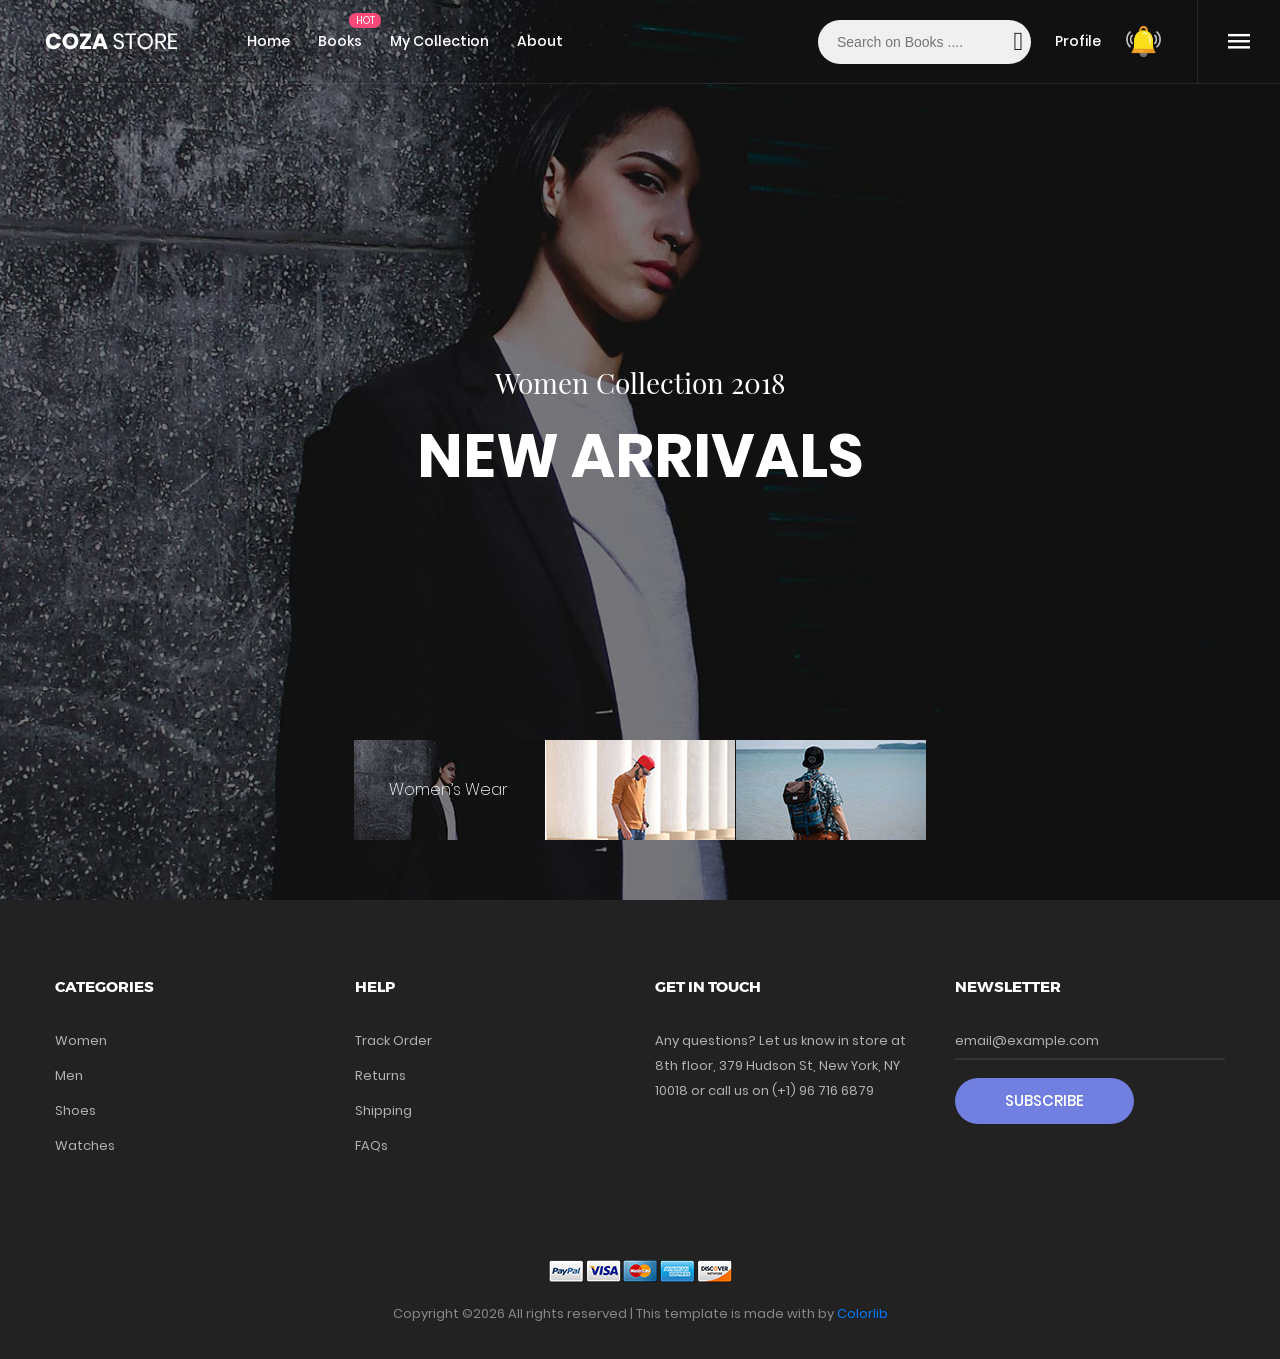
<file: logged-home.html>
<!DOCTYPE html>
<html lang="en">
<head>
	<title>BOOKERS</title>
	<meta charset="UTF-8">
	<meta name="viewport" content="width=device-width, initial-scale=1">
<!--===============================================================================================-->	
	<link rel="icon" type="image/png" href="images/icons/favicon.png"/>
<!--===============================================================================================-->
	<link rel="stylesheet" type="text/css" href="vendor/bootstrap/css/bootstrap.min.css">
<!--===============================================================================================-->
	<!--<link rel="stylesheet" type="text/css" href="fonts/font-awesome-4.7.0/css/font-awesome.min.css">
<!--===============================================================================================-->
	<link rel="stylesheet" type="text/css" href="fonts/iconic/css/material-design-iconic-font.min.css">
<!--===============================================================================================-->
	<link rel="stylesheet" type="text/css" href="fonts/linearicons-v1.0.0/icon-font.min.css">
<!--===============================================================================================-->
	<link rel="stylesheet" type="text/css" href="vendor/animate/animate.css">
<!--===============================================================================================-->	
	<link rel="stylesheet" type="text/css" href="vendor/css-hamburgers/hamburgers.min.css">
<!--===============================================================================================-->
	<link rel="stylesheet" type="text/css" href="vendor/animsition/css/animsition.min.css">
<!--===============================================================================================-->
	<link rel="stylesheet" type="text/css" href="vendor/select2/select2.min.css">
<!--===============================================================================================-->	
	<link rel="stylesheet" type="text/css" href="vendor/daterangepicker/daterangepicker.css">
<!--===============================================================================================-->
	<link rel="stylesheet" type="text/css" href="vendor/slick/slick.css">
<!--===============================================================================================-->
	<link rel="stylesheet" type="text/css" href="vendor/MagnificPopup/magnific-popup.css">
<!--===============================================================================================-->
	<link rel="stylesheet" type="text/css" href="vendor/perfect-scrollbar/perfect-scrollbar.css">
<!--===============================================================================================-->
	<link rel="stylesheet" type="text/css" href="css/util.css">
	<link rel="stylesheet" type="text/css" href="css/main.css">
	<link rel="stylesheet" type="text/css" href="css/style.css">

<!--===============================================================================================-->
</head>
<body class="animsition">
	
	<!-- Header -->
	<header class="header-v3">
		<!-- Header desktop -->
		<div class="container-menu-desktop trans-03">
			<div class="wrap-menu-desktop">
				<nav class="limiter-menu-desktop p-l-45">
					
					<!-- Logo desktop -->		
					<a href="#" class="logo">
						<img src="images/icons/logo-02.png" alt="IMG-LOGO">
					</a>

					<!-- Menu desktop -->
					<div class="menu-desktop">
						<ul class="main-menu">
							<li>
								<a href="logged-home.html">Home</a>
							</li>

							<li class="label1" data-label1="hot">
								<a href="books.html">Books</a>
							</li>

							<li>
								<a href="mycollection.html">My Collection</a>
							</li>

							<li>
								<a href="contact.html">About</a>
							</li>
						</ul>
					</div>	

					<!-- Icon header -->
					<div class="wrap-icon-header flex-w flex-r-m h-full">

						<div class="flex-c-m h-full p-r-25 bor6">	

							<form class="header-search-form">
							<input type="text" placeholder="Search on Books ....">
							<button><i class="flaticon-search"></i></button>
							</form>

							<ul class="main-menu">
								<li>
									<a href="profile.html">Profile</a>
								</li>
							</ul>

							<div class="icon-header-item cl0 hov-cl1 trans-04 p-lr-11 js-show-cart">
								<a href="#"><img src="images/noti_ico4.png" height="35px" width="35px"></a>
							</div>

						</div>
	
						<div class="flex-c-m h-full p-lr-19">
							<div class="icon-header-item cl0 hov-cl1 trans-04 p-lr-11 js-show-sidebar">
								<i class="zmdi zmdi-menu"></i>
							</div>
						</div>

					</div>
				</nav>
			</div>	
		</div>

		<!-- Header Mobile -->
		<div class="wrap-header-mobile">
			<!-- Logo moblie -->		
			<div class="logo-mobile">
				<a href="Bookers_index.html"><img src="images/icons/logo-01.png" alt="IMG-LOGO"></a>
			</div>

			<!-- Icon header -->
			<div class="wrap-icon-header flex-w flex-r-m h-full m-r-15">
				<div class="flex-c-m h-full p-r-5">
					<div class="icon-header-item cl2 hov-cl1 trans-04 p-lr-11 icon-header-noti js-show-cart" data-notify="2">
						<i class="zmdi zmdi-shopping-cart"></i>
					</div>
				</div>
			</div>

			<!-- Button show menu -->
			<div class="btn-show-menu-mobile hamburger hamburger--squeeze">
				<span class="hamburger-box">
					<span class="hamburger-inner"></span>
				</span>
			</div>
		</div>


		<!-- Menu Mobile -->
		<div class="menu-mobile">
			<ul class="main-menu-m">
				<li>
					<a href="index.html">Home</a>
					<ul class="sub-menu-m">
						<li><a href="index.html">Homepage 1</a></li>
						<li><a href="home-02.html">Homepage 2</a></li>
						<li><a href="home-03.html">Homepage 3</a></li>
					</ul>
					<span class="arrow-main-menu-m">
						<i class="fa fa-angle-right" aria-hidden="true"></i>
					</span>
				</li>

				<li>
					<a href="product.html">Shop</a>
				</li>

				<li>
					<a href="shoping-cart.html" class="label1 rs1" data-label1="hot">Features</a>
				</li>

				<li>
					<a href="blog.html">Blog</a>
				</li>

				<li>
					<a href="about.html">About</a>
				</li>

				<li>
					<a href="contact.html">Contact</a>
				</li>
			</ul>
		</div>

	</header>


	<!-- Sidebar -->
	<aside class="wrap-sidebar js-sidebar">
		<div class="s-full js-hide-sidebar"></div>

		<div class="sidebar flex-col-l p-t-22 p-b-25">
			<div class="flex-r w-full p-b-30 p-r-27">
				<div class="fs-35 lh-10 cl2 p-lr-5 pointer hov-cl1 trans-04 js-hide-sidebar">
					<i class="zmdi zmdi-close"></i>
				</div>
			</div>

			<div class="sidebar-content flex-w w-full p-lr-65 js-pscroll">
				<ul class="sidebar-link w-full">
					<li class="p-b-13">
						<a href="index.html" class="stext-102 cl2 hov-cl1 trans-04">
							Home
						</a>
					</li>

					<li class="p-b-13">
						<a href="#" class="stext-102 cl2 hov-cl1 trans-04">
							My Wishlist
						</a>
					</li>

					<li class="p-b-13">
						<a href="#" class="stext-102 cl2 hov-cl1 trans-04">
							My Account
						</a>
					</li>

					<li class="p-b-13">
						<a href="#" class="stext-102 cl2 hov-cl1 trans-04">
							Track Oder
						</a>
					</li>

					<li class="p-b-13">
						<a href="#" class="stext-102 cl2 hov-cl1 trans-04">
							Refunds
						</a>
					</li>

					<li class="p-b-13">
						<a href="#" class="stext-102 cl2 hov-cl1 trans-04">
							Help & FAQs
						</a>
					</li>
				</ul>

				<div class="sidebar-gallery w-full p-tb-30">
					<span class="mtext-101 cl5">
						@ CozaStore
					</span>

					<div class="flex-w flex-sb p-t-36 gallery-lb">
						<!-- item gallery sidebar -->
						<div class="wrap-item-gallery m-b-10">
							<a class="item-gallery bg-img1" href="images/gallery-01.jpg" data-lightbox="gallery" 
							style="background-image: url('images/gallery-01.jpg');"></a>
						</div>

						<!-- item gallery sidebar -->
						<div class="wrap-item-gallery m-b-10">
							<a class="item-gallery bg-img1" href="images/gallery-02.jpg" data-lightbox="gallery" 
							style="background-image: url('images/gallery-02.jpg');"></a>
						</div>

						<!-- item gallery sidebar -->
						<div class="wrap-item-gallery m-b-10">
							<a class="item-gallery bg-img1" href="images/gallery-03.jpg" data-lightbox="gallery" 
							style="background-image: url('images/gallery-03.jpg');"></a>
						</div>

						<!-- item gallery sidebar -->
						<div class="wrap-item-gallery m-b-10">
							<a class="item-gallery bg-img1" href="images/gallery-04.jpg" data-lightbox="gallery" 
							style="background-image: url('images/gallery-04.jpg');"></a>
						</div>

						<!-- item gallery sidebar -->
						<div class="wrap-item-gallery m-b-10">
							<a class="item-gallery bg-img1" href="images/gallery-05.jpg" data-lightbox="gallery" 
							style="background-image: url('images/gallery-05.jpg');"></a>
						</div>

						<!-- item gallery sidebar -->
						<div class="wrap-item-gallery m-b-10">
							<a class="item-gallery bg-img1" href="images/gallery-06.jpg" data-lightbox="gallery" 
							style="background-image: url('images/gallery-06.jpg');"></a>
						</div>

						<!-- item gallery sidebar -->
						<div class="wrap-item-gallery m-b-10">
							<a class="item-gallery bg-img1" href="images/gallery-07.jpg" data-lightbox="gallery" 
							style="background-image: url('images/gallery-07.jpg');"></a>
						</div>

						<!-- item gallery sidebar -->
						<div class="wrap-item-gallery m-b-10">
							<a class="item-gallery bg-img1" href="images/gallery-08.jpg" data-lightbox="gallery" 
							style="background-image: url('images/gallery-08.jpg');"></a>
						</div>

						<!-- item gallery sidebar -->
						<div class="wrap-item-gallery m-b-10">
							<a class="item-gallery bg-img1" href="images/gallery-09.jpg" data-lightbox="gallery" 
							style="background-image: url('images/gallery-09.jpg');"></a>
						</div>
					</div>
				</div>

				<div class="sidebar-gallery w-full">
					<span class="mtext-101 cl5">
						About Us
					</span>

					<p class="stext-108 cl6 p-t-27">
						Lorem ipsum dolor sit amet, consectetur adipiscing elit. Curabitur maximus vulputate hendrerit. Praesent faucibus erat vitae rutrum gravida. Vestibulum tempus mi enim, in molestie sem fermentum quis. 
					</p>
				</div>
			</div>
		</div>
	</aside>


	<!-- Cart -->
	<div class="wrap-header-cart js-panel-cart">
		<div class="s-full js-hide-cart"></div>

		<div class="header-cart flex-col-l p-l-65 p-r-25">
			<div class="header-cart-title flex-w flex-sb-m p-b-8">
				<span class="mtext-103 cl2">
					Your Cart
				</span>

				<div class="fs-35 lh-10 cl2 p-lr-5 pointer hov-cl1 trans-04 js-hide-cart">
					<i class="zmdi zmdi-close"></i>
				</div>
			</div>
			
			<div class="header-cart-content flex-w js-pscroll">
				<ul class="header-cart-wrapitem w-full">
					<li class="header-cart-item flex-w flex-t m-b-12">
						<div class="header-cart-item-img">
							<img src="images/item-cart-01.jpg" alt="IMG">
						</div>

						<div class="header-cart-item-txt p-t-8">
							<a href="#" class="header-cart-item-name m-b-18 hov-cl1 trans-04">
								White Shirt Pleat
							</a>

							<span class="header-cart-item-info">
								1 x $19.00
							</span>
						</div>
					</li>

					<li class="header-cart-item flex-w flex-t m-b-12">
						<div class="header-cart-item-img">
							<img src="images/item-cart-02.jpg" alt="IMG">
						</div>

						<div class="header-cart-item-txt p-t-8">
							<a href="#" class="header-cart-item-name m-b-18 hov-cl1 trans-04">
								Converse All Star
							</a>

							<span class="header-cart-item-info">
								1 x $39.00
							</span>
						</div>
					</li>

					<li class="header-cart-item flex-w flex-t m-b-12">
						<div class="header-cart-item-img">
							<img src="images/item-cart-03.jpg" alt="IMG">
						</div>

						<div class="header-cart-item-txt p-t-8">
							<a href="#" class="header-cart-item-name m-b-18 hov-cl1 trans-04">
								Nixon Porter Leather
							</a>

							<span class="header-cart-item-info">
								1 x $17.00
							</span>
						</div>
					</li>
				</ul>
				
				<div class="w-full">
					<div class="header-cart-total w-full p-tb-40">
						Total: $75.00
					</div>

					<div class="header-cart-buttons flex-w w-full">
						<a href="shoping-cart.html" class="flex-c-m stext-101 cl0 size-107 bg3 bor2 hov-btn3 p-lr-15 trans-04 m-r-8 m-b-10">
							View Cart
						</a>

						<a href="shoping-cart.html" class="flex-c-m stext-101 cl0 size-107 bg3 bor2 hov-btn3 p-lr-15 trans-04 m-b-10">
							Check Out
						</a>
					</div>
				</div>
			</div>
		</div>
	</div>



	<!-- Slider -->
	<section class="section-slide">
		<div class="wrap-slick1 rs2-slick1">
			<div class="slick1">
				<div class="item-slick1 bg-overlay1" style="background-image: url(images/slide-05.jpg);" data-thumb="images/thumb-01.jpg" data-caption="Women’s Wear">
					<div class="container h-full">
						<div class="flex-col-c-m h-full p-t-100 p-b-60 respon5">
							<div class="layer-slick1 animated visible-false" data-appear="fadeInDown" data-delay="0">
								<span class="ltext-202 txt-center cl0 respon2">
									Women Collection 2018
								</span>
							</div>
								
							<div class="layer-slick1 animated visible-false" data-appear="fadeInUp" data-delay="800">
								<h2 class="ltext-104 txt-center cl0 p-t-22 p-b-40 respon1">
									New arrivals
								</h2>
							</div>
								
							<div class="layer-slick1 animated visible-false" data-appear="zoomIn" data-delay="1600">
								<a href="product.html" class="flex-c-m stext-101 cl0 size-101 bg1 bor1 hov-btn2 p-lr-15 trans-04">
									Shop Now
								</a>
							</div>
						</div>
					</div>
				</div>

				<div class="item-slick1 bg-overlay1" style="background-image: url(images/slide-06.jpg);" data-thumb="images/thumb-02.jpg" data-caption="Men’s Wear">
					<div class="container h-full">
						<div class="flex-col-c-m h-full p-t-100 p-b-60 respon5">
							<div class="layer-slick1 animated visible-false" data-appear="rollIn" data-delay="0">
								<span class="ltext-202 txt-center cl0 respon2">
									Men New-Season
								</span>
							</div>
								
							<div class="layer-slick1 animated visible-false" data-appear="lightSpeedIn" data-delay="800">
								<h2 class="ltext-104 txt-center cl0 p-t-22 p-b-40 respon1">
									Jackets & Coats
								</h2>
							</div>
								
							<div class="layer-slick1 animated visible-false" data-appear="slideInUp" data-delay="1600">
								<a href="product.html" class="flex-c-m stext-101 cl0 size-101 bg1 bor1 hov-btn2 p-lr-15 trans-04">
									Shop Now
								</a>
							</div>
						</div>
					</div>
				</div>

				<div class="item-slick1 bg-overlay1" style="background-image: url(images/slide-07.jpg);" data-thumb="images/thumb-03.jpg" data-caption="Men’s Wear">
					<div class="container h-full">
						<div class="flex-col-c-m h-full p-t-100 p-b-60 respon5">
							<div class="layer-slick1 animated visible-false" data-appear="rotateInDownLeft" data-delay="0">
								<span class="ltext-202 txt-center cl0 respon2">
									Men Collection 2018
								</span>
							</div>
								
							<div class="layer-slick1 animated visible-false" data-appear="rotateInUpRight" data-delay="800">
								<h2 class="ltext-104 txt-center cl0 p-t-22 p-b-40 respon1">
									NEW SEASON
								</h2>
							</div>
								
							<div class="layer-slick1 animated visible-false" data-appear="rotateIn" data-delay="1600">
								<a href="product.html" class="flex-c-m stext-101 cl0 size-101 bg1 bor1 hov-btn2 p-lr-15 trans-04">
									Shop Now
								</a>
							</div>
						</div>
					</div>
				</div>
			</div>

			<div class="wrap-slick1-dots p-lr-10"></div>
		</div>
	</section>

	<!-- Footer -->
	<footer class="bg3 p-t-75 p-b-32">
		<div class="container">
			<div class="row">
				<div class="col-sm-6 col-lg-3 p-b-50">
					<h4 class="stext-301 cl0 p-b-30">
						Categories
					</h4>

					<ul>
						<li class="p-b-10">
							<a href="#" class="stext-107 cl7 hov-cl1 trans-04">
								Women
							</a>
						</li>

						<li class="p-b-10">
							<a href="#" class="stext-107 cl7 hov-cl1 trans-04">
								Men
							</a>
						</li>

						<li class="p-b-10">
							<a href="#" class="stext-107 cl7 hov-cl1 trans-04">
								Shoes
							</a>
						</li>

						<li class="p-b-10">
							<a href="#" class="stext-107 cl7 hov-cl1 trans-04">
								Watches
							</a>
						</li>
					</ul>
				</div>

				<div class="col-sm-6 col-lg-3 p-b-50">
					<h4 class="stext-301 cl0 p-b-30">
						Help
					</h4>

					<ul>
						<li class="p-b-10">
							<a href="#" class="stext-107 cl7 hov-cl1 trans-04">
								Track Order
							</a>
						</li>

						<li class="p-b-10">
							<a href="#" class="stext-107 cl7 hov-cl1 trans-04">
								Returns 
							</a>
						</li>

						<li class="p-b-10">
							<a href="#" class="stext-107 cl7 hov-cl1 trans-04">
								Shipping
							</a>
						</li>

						<li class="p-b-10">
							<a href="#" class="stext-107 cl7 hov-cl1 trans-04">
								FAQs
							</a>
						</li>
					</ul>
				</div>

				<div class="col-sm-6 col-lg-3 p-b-50">
					<h4 class="stext-301 cl0 p-b-30">
						GET IN TOUCH
					</h4>

					<p class="stext-107 cl7 size-201">
						Any questions? Let us know in store at 8th floor, 379 Hudson St, New York, NY 10018 or call us on (+1) 96 716 6879
					</p>

					<div class="p-t-27">
						<a href="#" class="fs-18 cl7 hov-cl1 trans-04 m-r-16">
							<i class="fa fa-facebook"></i>
						</a>

						<a href="#" class="fs-18 cl7 hov-cl1 trans-04 m-r-16">
							<i class="fa fa-instagram"></i>
						</a>

						<a href="#" class="fs-18 cl7 hov-cl1 trans-04 m-r-16">
							<i class="fa fa-pinterest-p"></i>
						</a>
					</div>
				</div>

				<div class="col-sm-6 col-lg-3 p-b-50">
					<h4 class="stext-301 cl0 p-b-30">
						Newsletter
					</h4>

					<form>
						<div class="wrap-input1 w-full p-b-4">
							<input class="input1 bg-none plh1 stext-107 cl7" type="text" name="email" placeholder="email@example.com">
							<div class="focus-input1 trans-04"></div>
						</div>

						<div class="p-t-18">
							<button class="flex-c-m stext-101 cl0 size-103 bg1 bor1 hov-btn2 p-lr-15 trans-04">
								Subscribe
							</button>
						</div>
					</form>
				</div>
			</div>

			<div class="p-t-40">
				<div class="flex-c-m flex-w p-b-18">
					<a href="#" class="m-all-1">
						<img src="images/icons/icon-pay-01.png" alt="ICON-PAY">
					</a>

					<a href="#" class="m-all-1">
						<img src="images/icons/icon-pay-02.png" alt="ICON-PAY">
					</a>

					<a href="#" class="m-all-1">
						<img src="images/icons/icon-pay-03.png" alt="ICON-PAY">
					</a>

					<a href="#" class="m-all-1">
						<img src="images/icons/icon-pay-04.png" alt="ICON-PAY">
					</a>

					<a href="#" class="m-all-1">
						<img src="images/icons/icon-pay-05.png" alt="ICON-PAY">
					</a>
				</div>

				<p class="stext-107 cl6 txt-center">
					<!-- Link back to Colorlib can't be removed. Template is licensed under CC BY 3.0. -->
Copyright &copy;<script>document.write(new Date().getFullYear());</script> All rights reserved | This template is made with <i class="fa fa-heart-o" aria-hidden="true"></i> by <a href="https://colorlib.com" target="_blank">Colorlib</a>
<!-- Link back to Colorlib can't be removed. Template is licensed under CC BY 3.0. -->

				</p>
			</div>
		</div>
	</footer>


	<!-- Back to top -->
	<div class="btn-back-to-top" id="myBtn">
		<span class="symbol-btn-back-to-top">
			<i class="zmdi zmdi-chevron-up"></i>
		</span>
	</div>

	<!-- Modal1 -->
	<div class="wrap-modal1 js-modal1 p-t-60 p-b-20">
		<div class="overlay-modal1 js-hide-modal1"></div>

		<div class="container">
			<div class="bg0 p-t-60 p-b-30 p-lr-15-lg how-pos3-parent">
				<button class="how-pos3 hov3 trans-04 js-hide-modal1">
					<img src="images/icons/icon-close.png" alt="CLOSE">
				</button>

				<div class="row">
					<div class="col-md-6 col-lg-7 p-b-30">
						<div class="p-l-25 p-r-30 p-lr-0-lg">
							<div class="wrap-slick3 flex-sb flex-w">
								<div class="wrap-slick3-dots"></div>
								<div class="wrap-slick3-arrows flex-sb-m flex-w"></div>

								<div class="slick3 gallery-lb">
									<div class="item-slick3" data-thumb="images/product-detail-01.jpg">
										<div class="wrap-pic-w pos-relative">
											<img src="images/product-detail-01.jpg" alt="IMG-PRODUCT">

											<a class="flex-c-m size-108 how-pos1 bor0 fs-16 cl10 bg0 hov-btn3 trans-04" href="images/product-detail-01.jpg">
												<i class="fa fa-expand"></i>
											</a>
										</div>
									</div>

									<div class="item-slick3" data-thumb="images/product-detail-02.jpg">
										<div class="wrap-pic-w pos-relative">
											<img src="images/product-detail-02.jpg" alt="IMG-PRODUCT">

											<a class="flex-c-m size-108 how-pos1 bor0 fs-16 cl10 bg0 hov-btn3 trans-04" href="images/product-detail-02.jpg">
												<i class="fa fa-expand"></i>
											</a>
										</div>
									</div>

									<div class="item-slick3" data-thumb="images/product-detail-03.jpg">
										<div class="wrap-pic-w pos-relative">
											<img src="images/product-detail-03.jpg" alt="IMG-PRODUCT">

											<a class="flex-c-m size-108 how-pos1 bor0 fs-16 cl10 bg0 hov-btn3 trans-04" href="images/product-detail-03.jpg">
												<i class="fa fa-expand"></i>
											</a>
										</div>
									</div>
								</div>
							</div>
						</div>
					</div>
					
					<div class="col-md-6 col-lg-5 p-b-30">
						<div class="p-r-50 p-t-5 p-lr-0-lg">
							<h4 class="mtext-105 cl2 js-name-detail p-b-14">
								Lightweight Jacket
							</h4>

							<span class="mtext-106 cl2">
								$58.79
							</span>

							<p class="stext-102 cl3 p-t-23">
								Nulla eget sem vitae eros pharetra viverra. Nam vitae luctus ligula. Mauris consequat ornare feugiat.
							</p>
							
							<!--  -->
							<div class="p-t-33">
								<div class="flex-w flex-r-m p-b-10">
									<div class="size-203 flex-c-m respon6">
										Size
									</div>

									<div class="size-204 respon6-next">
										<div class="rs1-select2 bor8 bg0">
											<select class="js-select2" name="time">
												<option>Choose an option</option>
												<option>Size S</option>
												<option>Size M</option>
												<option>Size L</option>
												<option>Size XL</option>
											</select>
											<div class="dropDownSelect2"></div>
										</div>
									</div>
								</div>

								<div class="flex-w flex-r-m p-b-10">
									<div class="size-203 flex-c-m respon6">
										Color
									</div>

									<div class="size-204 respon6-next">
										<div class="rs1-select2 bor8 bg0">
											<select class="js-select2" name="time">
												<option>Choose an option</option>
												<option>Red</option>
												<option>Blue</option>
												<option>White</option>
												<option>Grey</option>
											</select>
											<div class="dropDownSelect2"></div>
										</div>
									</div>
								</div>

								<div class="flex-w flex-r-m p-b-10">
									<div class="size-204 flex-w flex-m respon6-next">
										<div class="wrap-num-product flex-w m-r-20 m-tb-10">
											<div class="btn-num-product-down cl8 hov-btn3 trans-04 flex-c-m">
												<i class="fs-16 zmdi zmdi-minus"></i>
											</div>

											<input class="mtext-104 cl3 txt-center num-product" type="number" name="num-product" value="1">

											<div class="btn-num-product-up cl8 hov-btn3 trans-04 flex-c-m">
												<i class="fs-16 zmdi zmdi-plus"></i>
											</div>
										</div>

										<button class="flex-c-m stext-101 cl0 size-101 bg1 bor1 hov-btn1 p-lr-15 trans-04 js-addcart-detail">
											Add to cart
										</button>
									</div>
								</div>	
							</div>

							<!--  -->
							<div class="flex-w flex-m p-l-100 p-t-40 respon7">
								<div class="flex-m bor9 p-r-10 m-r-11">
									<a href="#" class="fs-14 cl3 hov-cl1 trans-04 lh-10 p-lr-5 p-tb-2 js-addwish-detail tooltip100" data-tooltip="Add to Wishlist">
										<i class="zmdi zmdi-favorite"></i>
									</a>
								</div>

								<a href="#" class="fs-14 cl3 hov-cl1 trans-04 lh-10 p-lr-5 p-tb-2 m-r-8 tooltip100" data-tooltip="Facebook">
									<i class="fa fa-facebook"></i>
								</a>

								<a href="#" class="fs-14 cl3 hov-cl1 trans-04 lh-10 p-lr-5 p-tb-2 m-r-8 tooltip100" data-tooltip="Twitter">
									<i class="fa fa-twitter"></i>
								</a>

								<a href="#" class="fs-14 cl3 hov-cl1 trans-04 lh-10 p-lr-5 p-tb-2 m-r-8 tooltip100" data-tooltip="Google Plus">
									<i class="fa fa-google-plus"></i>
								</a>
							</div>
						</div>
					</div>
				</div>
			</div>
		</div>
	</div>

<!--===============================================================================================-->	
	<script src="vendor/jquery/jquery-3.2.1.min.js"></script>
<!--===============================================================================================-->
	<script src="vendor/animsition/js/animsition.min.js"></script>
<!--===============================================================================================-->
	<script src="vendor/bootstrap/js/popper.js"></script>
	<script src="vendor/bootstrap/js/bootstrap.min.js"></script>
<!--===============================================================================================-->
	<script src="vendor/select2/select2.min.js"></script>
	<script>
		$(".js-select2").each(function(){
			$(this).select2({
				minimumResultsForSearch: 20,
				dropdownParent: $(this).next('.dropDownSelect2')
			});
		})
	</script>
<!--===============================================================================================-->
	<script src="vendor/daterangepicker/moment.min.js"></script>
	<script src="vendor/daterangepicker/daterangepicker.js"></script>
<!--===============================================================================================-->
	<script src="vendor/slick/slick.min.js"></script>
	<script src="js/slick-custom.js"></script>
<!--===============================================================================================-->
	<script src="vendor/parallax100/parallax100.js"></script>
	<script>
        $('.parallax100').parallax100();
	</script>
<!--===============================================================================================-->
	<script src="vendor/MagnificPopup/jquery.magnific-popup.min.js"></script>
	<script>
		$('.gallery-lb').each(function() { // the containers for all your galleries
			$(this).magnificPopup({
		        delegate: 'a', // the selector for gallery item
		        type: 'image',
		        gallery: {
		        	enabled:true
		        },
		        mainClass: 'mfp-fade'
		    });
		});
	</script>
<!--===============================================================================================-->
	<script src="vendor/isotope/isotope.pkgd.min.js"></script>
<!--===============================================================================================-->
	<script src="vendor/sweetalert/sweetalert.min.js"></script>
	<script>
		$('.js-addwish-b2').on('click', function(e){
			e.preventDefault();
		});

		$('.js-addwish-b2').each(function(){
			var nameProduct = $(this).parent().parent().find('.js-name-b2').html();
			$(this).on('click', function(){
				swal(nameProduct, "is added to wishlist !", "success");

				$(this).addClass('js-addedwish-b2');
				$(this).off('click');
			});
		});

		$('.js-addwish-detail').each(function(){
			var nameProduct = $(this).parent().parent().parent().find('.js-name-detail').html();

			$(this).on('click', function(){
				swal(nameProduct, "is added to wishlist !", "success");

				$(this).addClass('js-addedwish-detail');
				$(this).off('click');
			});
		});

		/*---------------------------------------------*/

		$('.js-addcart-detail').each(function(){
			var nameProduct = $(this).parent().parent().parent().parent().find('.js-name-detail').html();
			$(this).on('click', function(){
				swal(nameProduct, "is added to cart !", "success");
			});
		});
	</script>
<!--===============================================================================================-->
	<script src="vendor/perfect-scrollbar/perfect-scrollbar.min.js"></script>
	<script>
		$('.js-pscroll').each(function(){
			$(this).css('position','relative');
			$(this).css('overflow','hidden');
			var ps = new PerfectScrollbar(this, {
				wheelSpeed: 1,
				scrollingThreshold: 1000,
				wheelPropagation: false,
			});

			$(window).on('resize', function(){
				ps.update();
			})
		});
	</script>
<!--===============================================================================================-->
	<script src="js/main.js"></script>

</body>
</html>
</file>
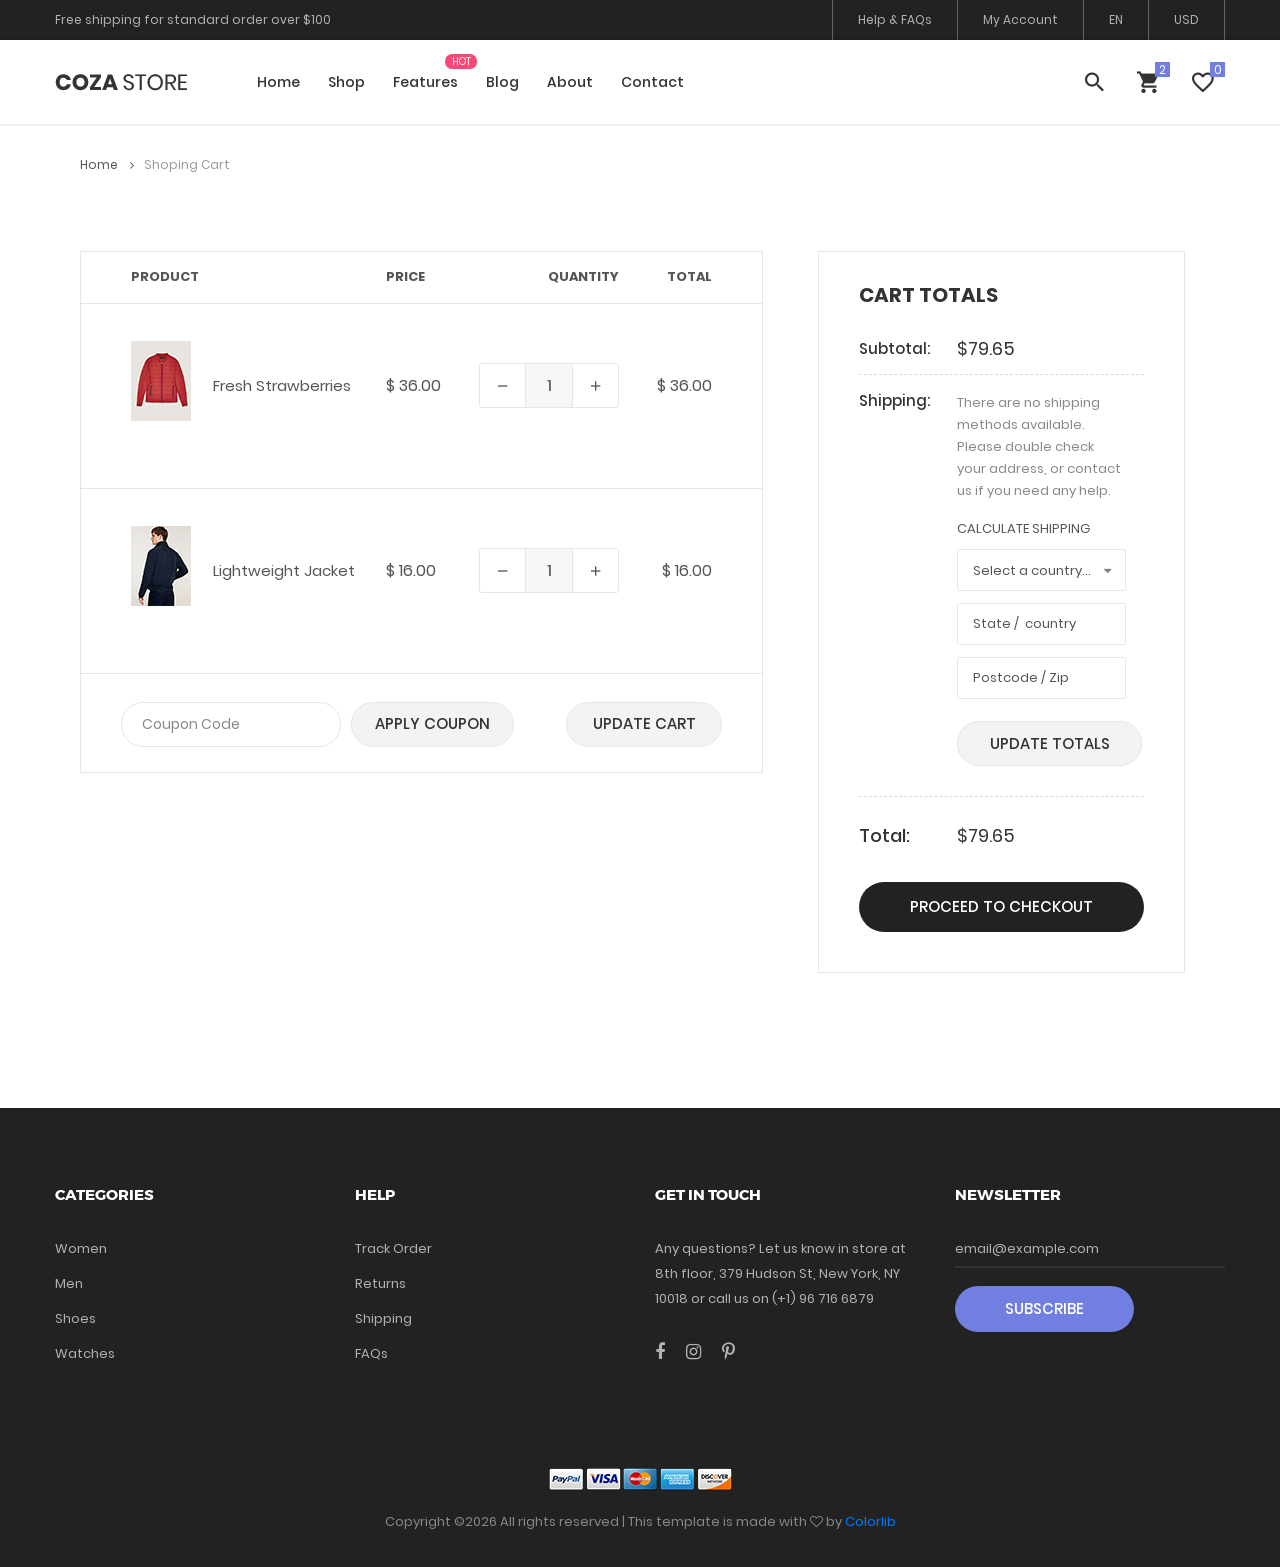
<file: mycollection.html>
<!DOCTYPE html>
<html lang="en">
<head>
	<title>Shoping Cart</title>
	<meta charset="UTF-8">
	<meta name="viewport" content="width=device-width, initial-scale=1">
<!--===============================================================================================-->	
	<link rel="icon" type="image/png" href="images/icons/favicon.png"/>
<!--===============================================================================================-->
	<link rel="stylesheet" type="text/css" href="vendor/bootstrap/css/bootstrap.min.css">
<!--===============================================================================================-->
	<link rel="stylesheet" type="text/css" href="fonts/font-awesome-4.7.0/css/font-awesome.min.css">
<!--===============================================================================================-->
	<link rel="stylesheet" type="text/css" href="fonts/iconic/css/material-design-iconic-font.min.css">
<!--===============================================================================================-->
	<link rel="stylesheet" type="text/css" href="fonts/linearicons-v1.0.0/icon-font.min.css">
<!--===============================================================================================-->
	<link rel="stylesheet" type="text/css" href="vendor/animate/animate.css">
<!--===============================================================================================-->	
	<link rel="stylesheet" type="text/css" href="vendor/css-hamburgers/hamburgers.min.css">
<!--===============================================================================================-->
	<link rel="stylesheet" type="text/css" href="vendor/animsition/css/animsition.min.css">
<!--===============================================================================================-->
	<link rel="stylesheet" type="text/css" href="vendor/select2/select2.min.css">
<!--===============================================================================================-->
	<link rel="stylesheet" type="text/css" href="vendor/perfect-scrollbar/perfect-scrollbar.css">
<!--===============================================================================================-->
	<link rel="stylesheet" type="text/css" href="css/util.css">
	<link rel="stylesheet" type="text/css" href="css/main.css">
<!--===============================================================================================-->
</head>
<body class="animsition">
	
	<!-- Header -->
	<header class="header-v4">
		<!-- Header desktop -->
		<div class="container-menu-desktop">
			<!-- Topbar -->
			<div class="top-bar">
				<div class="content-topbar flex-sb-m h-full container">
					<div class="left-top-bar">
						Free shipping for standard order over $100
					</div>

					<div class="right-top-bar flex-w h-full">
						<a href="#" class="flex-c-m trans-04 p-lr-25">
							Help & FAQs
						</a>

						<a href="#" class="flex-c-m trans-04 p-lr-25">
							My Account
						</a>

						<a href="#" class="flex-c-m trans-04 p-lr-25">
							EN
						</a>

						<a href="#" class="flex-c-m trans-04 p-lr-25">
							USD
						</a>
					</div>
				</div>
			</div>

			<div class="wrap-menu-desktop how-shadow1">
				<nav class="limiter-menu-desktop container">
					
					<!-- Logo desktop -->		
					<a href="#" class="logo">
						<img src="images/icons/logo-01.png" alt="IMG-LOGO">
					</a>

					<!-- Menu desktop -->
					<div class="menu-desktop">
						<ul class="main-menu">
							<li>
								<a href="index.html">Home</a>
								<ul class="sub-menu">
									<li><a href="index.html">Homepage 1</a></li>
									<li><a href="home-02.html">Homepage 2</a></li>
									<li><a href="home-03.html">Homepage 3</a></li>
								</ul>
							</li>

							<li>
								<a href="product.html">Shop</a>
							</li>

							<li class="label1" data-label1="hot">
								<a href="shoping-cart.html">Features</a>
							</li>

							<li>
								<a href="blog.html">Blog</a>
							</li>

							<li>
								<a href="about.html">About</a>
							</li>

							<li>
								<a href="contact.html">Contact</a>
							</li>
						</ul>
					</div>	

					<!-- Icon header -->
					<div class="wrap-icon-header flex-w flex-r-m">
						<div class="icon-header-item cl2 hov-cl1 trans-04 p-l-22 p-r-11 js-show-modal-search">
							<i class="zmdi zmdi-search"></i>
						</div>

						<div class="icon-header-item cl2 hov-cl1 trans-04 p-l-22 p-r-11 icon-header-noti js-show-cart" data-notify="2">
							<i class="zmdi zmdi-shopping-cart"></i>
						</div>

						<a href="#" class="icon-header-item cl2 hov-cl1 trans-04 p-l-22 p-r-11 icon-header-noti" data-notify="0">
							<i class="zmdi zmdi-favorite-outline"></i>
						</a>
					</div>
				</nav>
			</div>	
		</div>

		<!-- Header Mobile -->
		<div class="wrap-header-mobile">
			<!-- Logo moblie -->		
			<div class="logo-mobile">
				<a href="index.html"><img src="images/icons/logo-01.png" alt="IMG-LOGO"></a>
			</div>

			<!-- Icon header -->
			<div class="wrap-icon-header flex-w flex-r-m m-r-15">
				<div class="icon-header-item cl2 hov-cl1 trans-04 p-r-11 js-show-modal-search">
					<i class="zmdi zmdi-search"></i>
				</div>

				<div class="icon-header-item cl2 hov-cl1 trans-04 p-r-11 p-l-10 icon-header-noti js-show-cart" data-notify="2">
					<i class="zmdi zmdi-shopping-cart"></i>
				</div>

				<a href="#" class="dis-block icon-header-item cl2 hov-cl1 trans-04 p-r-11 p-l-10 icon-header-noti" data-notify="0">
					<i class="zmdi zmdi-favorite-outline"></i>
				</a>
			</div>

			<!-- Button show menu -->
			<div class="btn-show-menu-mobile hamburger hamburger--squeeze">
				<span class="hamburger-box">
					<span class="hamburger-inner"></span>
				</span>
			</div>
		</div>


		<!-- Menu Mobile -->
		<div class="menu-mobile">
			<ul class="topbar-mobile">
				<li>
					<div class="left-top-bar">
						Free shipping for standard order over $100
					</div>
				</li>

				<li>
					<div class="right-top-bar flex-w h-full">
						<a href="#" class="flex-c-m p-lr-10 trans-04">
							Help & FAQs
						</a>

						<a href="#" class="flex-c-m p-lr-10 trans-04">
							My Account
						</a>

						<a href="#" class="flex-c-m p-lr-10 trans-04">
							EN
						</a>

						<a href="#" class="flex-c-m p-lr-10 trans-04">
							USD
						</a>
					</div>
				</li>
			</ul>

			<ul class="main-menu-m">
				<li>
					<a href="index.html">Home</a>
					<ul class="sub-menu-m">
						<li><a href="index.html">Homepage 1</a></li>
						<li><a href="home-02.html">Homepage 2</a></li>
						<li><a href="home-03.html">Homepage 3</a></li>
					</ul>
					<span class="arrow-main-menu-m">
						<i class="fa fa-angle-right" aria-hidden="true"></i>
					</span>
				</li>

				<li>
					<a href="product.html">Shop</a>
				</li>

				<li>
					<a href="shoping-cart.html" class="label1 rs1" data-label1="hot">Features</a>
				</li>

				<li>
					<a href="blog.html">Blog</a>
				</li>

				<li>
					<a href="about.html">About</a>
				</li>

				<li>
					<a href="contact.html">Contact</a>
				</li>
			</ul>
		</div>

		<!-- Modal Search -->
		<div class="modal-search-header flex-c-m trans-04 js-hide-modal-search">
			<div class="container-search-header">
				<button class="flex-c-m btn-hide-modal-search trans-04 js-hide-modal-search">
					<img src="images/icons/icon-close2.png" alt="CLOSE">
				</button>

				<form class="wrap-search-header flex-w p-l-15">
					<button class="flex-c-m trans-04">
						<i class="zmdi zmdi-search"></i>
					</button>
					<input class="plh3" type="text" name="search" placeholder="Search...">
				</form>
			</div>
		</div>
	</header>

	<!-- Cart -->
	<div class="wrap-header-cart js-panel-cart">
		<div class="s-full js-hide-cart"></div>

		<div class="header-cart flex-col-l p-l-65 p-r-25">
			<div class="header-cart-title flex-w flex-sb-m p-b-8">
				<span class="mtext-103 cl2">
					Your Cart
				</span>

				<div class="fs-35 lh-10 cl2 p-lr-5 pointer hov-cl1 trans-04 js-hide-cart">
					<i class="zmdi zmdi-close"></i>
				</div>
			</div>
			
			<div class="header-cart-content flex-w js-pscroll">
				<ul class="header-cart-wrapitem w-full">
					<li class="header-cart-item flex-w flex-t m-b-12">
						<div class="header-cart-item-img">
							<img src="images/item-cart-01.jpg" alt="IMG">
						</div>

						<div class="header-cart-item-txt p-t-8">
							<a href="#" class="header-cart-item-name m-b-18 hov-cl1 trans-04">
								White Shirt Pleat
							</a>

							<span class="header-cart-item-info">
								1 x $19.00
							</span>
						</div>
					</li>

					<li class="header-cart-item flex-w flex-t m-b-12">
						<div class="header-cart-item-img">
							<img src="images/item-cart-02.jpg" alt="IMG">
						</div>

						<div class="header-cart-item-txt p-t-8">
							<a href="#" class="header-cart-item-name m-b-18 hov-cl1 trans-04">
								Converse All Star
							</a>

							<span class="header-cart-item-info">
								1 x $39.00
							</span>
						</div>
					</li>

					<li class="header-cart-item flex-w flex-t m-b-12">
						<div class="header-cart-item-img">
							<img src="images/item-cart-03.jpg" alt="IMG">
						</div>

						<div class="header-cart-item-txt p-t-8">
							<a href="#" class="header-cart-item-name m-b-18 hov-cl1 trans-04">
								Nixon Porter Leather
							</a>

							<span class="header-cart-item-info">
								1 x $17.00
							</span>
						</div>
					</li>
				</ul>
				
				<div class="w-full">
					<div class="header-cart-total w-full p-tb-40">
						Total: $75.00
					</div>

					<div class="header-cart-buttons flex-w w-full">
						<a href="shoping-cart.html" class="flex-c-m stext-101 cl0 size-107 bg3 bor2 hov-btn3 p-lr-15 trans-04 m-r-8 m-b-10">
							View Cart
						</a>

						<a href="shoping-cart.html" class="flex-c-m stext-101 cl0 size-107 bg3 bor2 hov-btn3 p-lr-15 trans-04 m-b-10">
							Check Out
						</a>
					</div>
				</div>
			</div>
		</div>
	</div>


	<!-- breadcrumb -->
	<div class="container">
		<div class="bread-crumb flex-w p-l-25 p-r-15 p-t-30 p-lr-0-lg">
			<a href="index.html" class="stext-109 cl8 hov-cl1 trans-04">
				Home
				<i class="fa fa-angle-right m-l-9 m-r-10" aria-hidden="true"></i>
			</a>

			<span class="stext-109 cl4">
				Shoping Cart
			</span>
		</div>
	</div>
		

	<!-- Shoping Cart -->
	<form class="bg0 p-t-75 p-b-85">
		<div class="container">
			<div class="row">
				<div class="col-lg-10 col-xl-7 m-lr-auto m-b-50">
					<div class="m-l-25 m-r--38 m-lr-0-xl">
						<div class="wrap-table-shopping-cart">
							<table class="table-shopping-cart">
								<tr class="table_head">
									<th class="column-1">Product</th>
									<th class="column-2"></th>
									<th class="column-3">Price</th>
									<th class="column-4">Quantity</th>
									<th class="column-5">Total</th>
								</tr>

								<tr class="table_row">
									<td class="column-1">
										<div class="how-itemcart1">
											<img src="images/item-cart-04.jpg" alt="IMG">
										</div>
									</td>
									<td class="column-2">Fresh Strawberries</td>
									<td class="column-3">$ 36.00</td>
									<td class="column-4">
										<div class="wrap-num-product flex-w m-l-auto m-r-0">
											<div class="btn-num-product-down cl8 hov-btn3 trans-04 flex-c-m">
												<i class="fs-16 zmdi zmdi-minus"></i>
											</div>

											<input class="mtext-104 cl3 txt-center num-product" type="number" name="num-product1" value="1">

											<div class="btn-num-product-up cl8 hov-btn3 trans-04 flex-c-m">
												<i class="fs-16 zmdi zmdi-plus"></i>
											</div>
										</div>
									</td>
									<td class="column-5">$ 36.00</td>
								</tr>

								<tr class="table_row">
									<td class="column-1">
										<div class="how-itemcart1">
											<img src="images/item-cart-05.jpg" alt="IMG">
										</div>
									</td>
									<td class="column-2">Lightweight Jacket</td>
									<td class="column-3">$ 16.00</td>
									<td class="column-4">
										<div class="wrap-num-product flex-w m-l-auto m-r-0">
											<div class="btn-num-product-down cl8 hov-btn3 trans-04 flex-c-m">
												<i class="fs-16 zmdi zmdi-minus"></i>
											</div>

											<input class="mtext-104 cl3 txt-center num-product" type="number" name="num-product2" value="1">

											<div class="btn-num-product-up cl8 hov-btn3 trans-04 flex-c-m">
												<i class="fs-16 zmdi zmdi-plus"></i>
											</div>
										</div>
									</td>
									<td class="column-5">$ 16.00</td>
								</tr>
							</table>
						</div>

						<div class="flex-w flex-sb-m bor15 p-t-18 p-b-15 p-lr-40 p-lr-15-sm">
							<div class="flex-w flex-m m-r-20 m-tb-5">
								<input class="stext-104 cl2 plh4 size-117 bor13 p-lr-20 m-r-10 m-tb-5" type="text" name="coupon" placeholder="Coupon Code">
									
								<div class="flex-c-m stext-101 cl2 size-118 bg8 bor13 hov-btn3 p-lr-15 trans-04 pointer m-tb-5">
									Apply coupon
								</div>
							</div>

							<div class="flex-c-m stext-101 cl2 size-119 bg8 bor13 hov-btn3 p-lr-15 trans-04 pointer m-tb-10">
								Update Cart
							</div>
						</div>
					</div>
				</div>

				<div class="col-sm-10 col-lg-7 col-xl-5 m-lr-auto m-b-50">
					<div class="bor10 p-lr-40 p-t-30 p-b-40 m-l-63 m-r-40 m-lr-0-xl p-lr-15-sm">
						<h4 class="mtext-109 cl2 p-b-30">
							Cart Totals
						</h4>

						<div class="flex-w flex-t bor12 p-b-13">
							<div class="size-208">
								<span class="stext-110 cl2">
									Subtotal:
								</span>
							</div>

							<div class="size-209">
								<span class="mtext-110 cl2">
									$79.65
								</span>
							</div>
						</div>

						<div class="flex-w flex-t bor12 p-t-15 p-b-30">
							<div class="size-208 w-full-ssm">
								<span class="stext-110 cl2">
									Shipping:
								</span>
							</div>

							<div class="size-209 p-r-18 p-r-0-sm w-full-ssm">
								<p class="stext-111 cl6 p-t-2">
									There are no shipping methods available. Please double check your address, or contact us if you need any help.
								</p>
								
								<div class="p-t-15">
									<span class="stext-112 cl8">
										Calculate Shipping
									</span>

									<div class="rs1-select2 rs2-select2 bor8 bg0 m-b-12 m-t-9">
										<select class="js-select2" name="time">
											<option>Select a country...</option>
											<option>USA</option>
											<option>UK</option>
										</select>
										<div class="dropDownSelect2"></div>
									</div>

									<div class="bor8 bg0 m-b-12">
										<input class="stext-111 cl8 plh3 size-111 p-lr-15" type="text" name="state" placeholder="State /  country">
									</div>

									<div class="bor8 bg0 m-b-22">
										<input class="stext-111 cl8 plh3 size-111 p-lr-15" type="text" name="postcode" placeholder="Postcode / Zip">
									</div>
									
									<div class="flex-w">
										<div class="flex-c-m stext-101 cl2 size-115 bg8 bor13 hov-btn3 p-lr-15 trans-04 pointer">
											Update Totals
										</div>
									</div>
										
								</div>
							</div>
						</div>

						<div class="flex-w flex-t p-t-27 p-b-33">
							<div class="size-208">
								<span class="mtext-101 cl2">
									Total:
								</span>
							</div>

							<div class="size-209 p-t-1">
								<span class="mtext-110 cl2">
									$79.65
								</span>
							</div>
						</div>

						<button class="flex-c-m stext-101 cl0 size-116 bg3 bor14 hov-btn3 p-lr-15 trans-04 pointer">
							Proceed to Checkout
						</button>
					</div>
				</div>
			</div>
		</div>
	</form>
		
	
		

	<!-- Footer -->
	<footer class="bg3 p-t-75 p-b-32">
		<div class="container">
			<div class="row">
				<div class="col-sm-6 col-lg-3 p-b-50">
					<h4 class="stext-301 cl0 p-b-30">
						Categories
					</h4>

					<ul>
						<li class="p-b-10">
							<a href="#" class="stext-107 cl7 hov-cl1 trans-04">
								Women
							</a>
						</li>

						<li class="p-b-10">
							<a href="#" class="stext-107 cl7 hov-cl1 trans-04">
								Men
							</a>
						</li>

						<li class="p-b-10">
							<a href="#" class="stext-107 cl7 hov-cl1 trans-04">
								Shoes
							</a>
						</li>

						<li class="p-b-10">
							<a href="#" class="stext-107 cl7 hov-cl1 trans-04">
								Watches
							</a>
						</li>
					</ul>
				</div>

				<div class="col-sm-6 col-lg-3 p-b-50">
					<h4 class="stext-301 cl0 p-b-30">
						Help
					</h4>

					<ul>
						<li class="p-b-10">
							<a href="#" class="stext-107 cl7 hov-cl1 trans-04">
								Track Order
							</a>
						</li>

						<li class="p-b-10">
							<a href="#" class="stext-107 cl7 hov-cl1 trans-04">
								Returns 
							</a>
						</li>

						<li class="p-b-10">
							<a href="#" class="stext-107 cl7 hov-cl1 trans-04">
								Shipping
							</a>
						</li>

						<li class="p-b-10">
							<a href="#" class="stext-107 cl7 hov-cl1 trans-04">
								FAQs
							</a>
						</li>
					</ul>
				</div>

				<div class="col-sm-6 col-lg-3 p-b-50">
					<h4 class="stext-301 cl0 p-b-30">
						GET IN TOUCH
					</h4>

					<p class="stext-107 cl7 size-201">
						Any questions? Let us know in store at 8th floor, 379 Hudson St, New York, NY 10018 or call us on (+1) 96 716 6879
					</p>

					<div class="p-t-27">
						<a href="#" class="fs-18 cl7 hov-cl1 trans-04 m-r-16">
							<i class="fa fa-facebook"></i>
						</a>

						<a href="#" class="fs-18 cl7 hov-cl1 trans-04 m-r-16">
							<i class="fa fa-instagram"></i>
						</a>

						<a href="#" class="fs-18 cl7 hov-cl1 trans-04 m-r-16">
							<i class="fa fa-pinterest-p"></i>
						</a>
					</div>
				</div>

				<div class="col-sm-6 col-lg-3 p-b-50">
					<h4 class="stext-301 cl0 p-b-30">
						Newsletter
					</h4>

					<form>
						<div class="wrap-input1 w-full p-b-4">
							<input class="input1 bg-none plh1 stext-107 cl7" type="text" name="email" placeholder="email@example.com">
							<div class="focus-input1 trans-04"></div>
						</div>

						<div class="p-t-18">
							<button class="flex-c-m stext-101 cl0 size-103 bg1 bor1 hov-btn2 p-lr-15 trans-04">
								Subscribe
							</button>
						</div>
					</form>
				</div>
			</div>

			<div class="p-t-40">
				<div class="flex-c-m flex-w p-b-18">
					<a href="#" class="m-all-1">
						<img src="images/icons/icon-pay-01.png" alt="ICON-PAY">
					</a>

					<a href="#" class="m-all-1">
						<img src="images/icons/icon-pay-02.png" alt="ICON-PAY">
					</a>

					<a href="#" class="m-all-1">
						<img src="images/icons/icon-pay-03.png" alt="ICON-PAY">
					</a>

					<a href="#" class="m-all-1">
						<img src="images/icons/icon-pay-04.png" alt="ICON-PAY">
					</a>

					<a href="#" class="m-all-1">
						<img src="images/icons/icon-pay-05.png" alt="ICON-PAY">
					</a>
				</div>

				<p class="stext-107 cl6 txt-center">
					<!-- Link back to Colorlib can't be removed. Template is licensed under CC BY 3.0. -->
Copyright &copy;<script>document.write(new Date().getFullYear());</script> All rights reserved | This template is made with <i class="fa fa-heart-o" aria-hidden="true"></i> by <a href="https://colorlib.com" target="_blank">Colorlib</a>
<!-- Link back to Colorlib can't be removed. Template is licensed under CC BY 3.0. -->

				</p>
			</div>
		</div>
	</footer>


	<!-- Back to top -->
	<div class="btn-back-to-top" id="myBtn">
		<span class="symbol-btn-back-to-top">
			<i class="zmdi zmdi-chevron-up"></i>
		</span>
	</div>

<!--===============================================================================================-->	
	<script src="vendor/jquery/jquery-3.2.1.min.js"></script>
<!--===============================================================================================-->
	<script src="vendor/animsition/js/animsition.min.js"></script>
<!--===============================================================================================-->
	<script src="vendor/bootstrap/js/popper.js"></script>
	<script src="vendor/bootstrap/js/bootstrap.min.js"></script>
<!--===============================================================================================-->
	<script src="vendor/select2/select2.min.js"></script>
	<script>
		$(".js-select2").each(function(){
			$(this).select2({
				minimumResultsForSearch: 20,
				dropdownParent: $(this).next('.dropDownSelect2')
			});
		})
	</script>
<!--===============================================================================================-->
	<script src="vendor/MagnificPopup/jquery.magnific-popup.min.js"></script>
<!--===============================================================================================-->
	<script src="vendor/perfect-scrollbar/perfect-scrollbar.min.js"></script>
	<script>
		$('.js-pscroll').each(function(){
			$(this).css('position','relative');
			$(this).css('overflow','hidden');
			var ps = new PerfectScrollbar(this, {
				wheelSpeed: 1,
				scrollingThreshold: 1000,
				wheelPropagation: false,
			});

			$(window).on('resize', function(){
				ps.update();
			})
		});
	</script>
<!--===============================================================================================-->
	<script src="js/main.js"></script>

</body>
</html>
</file>
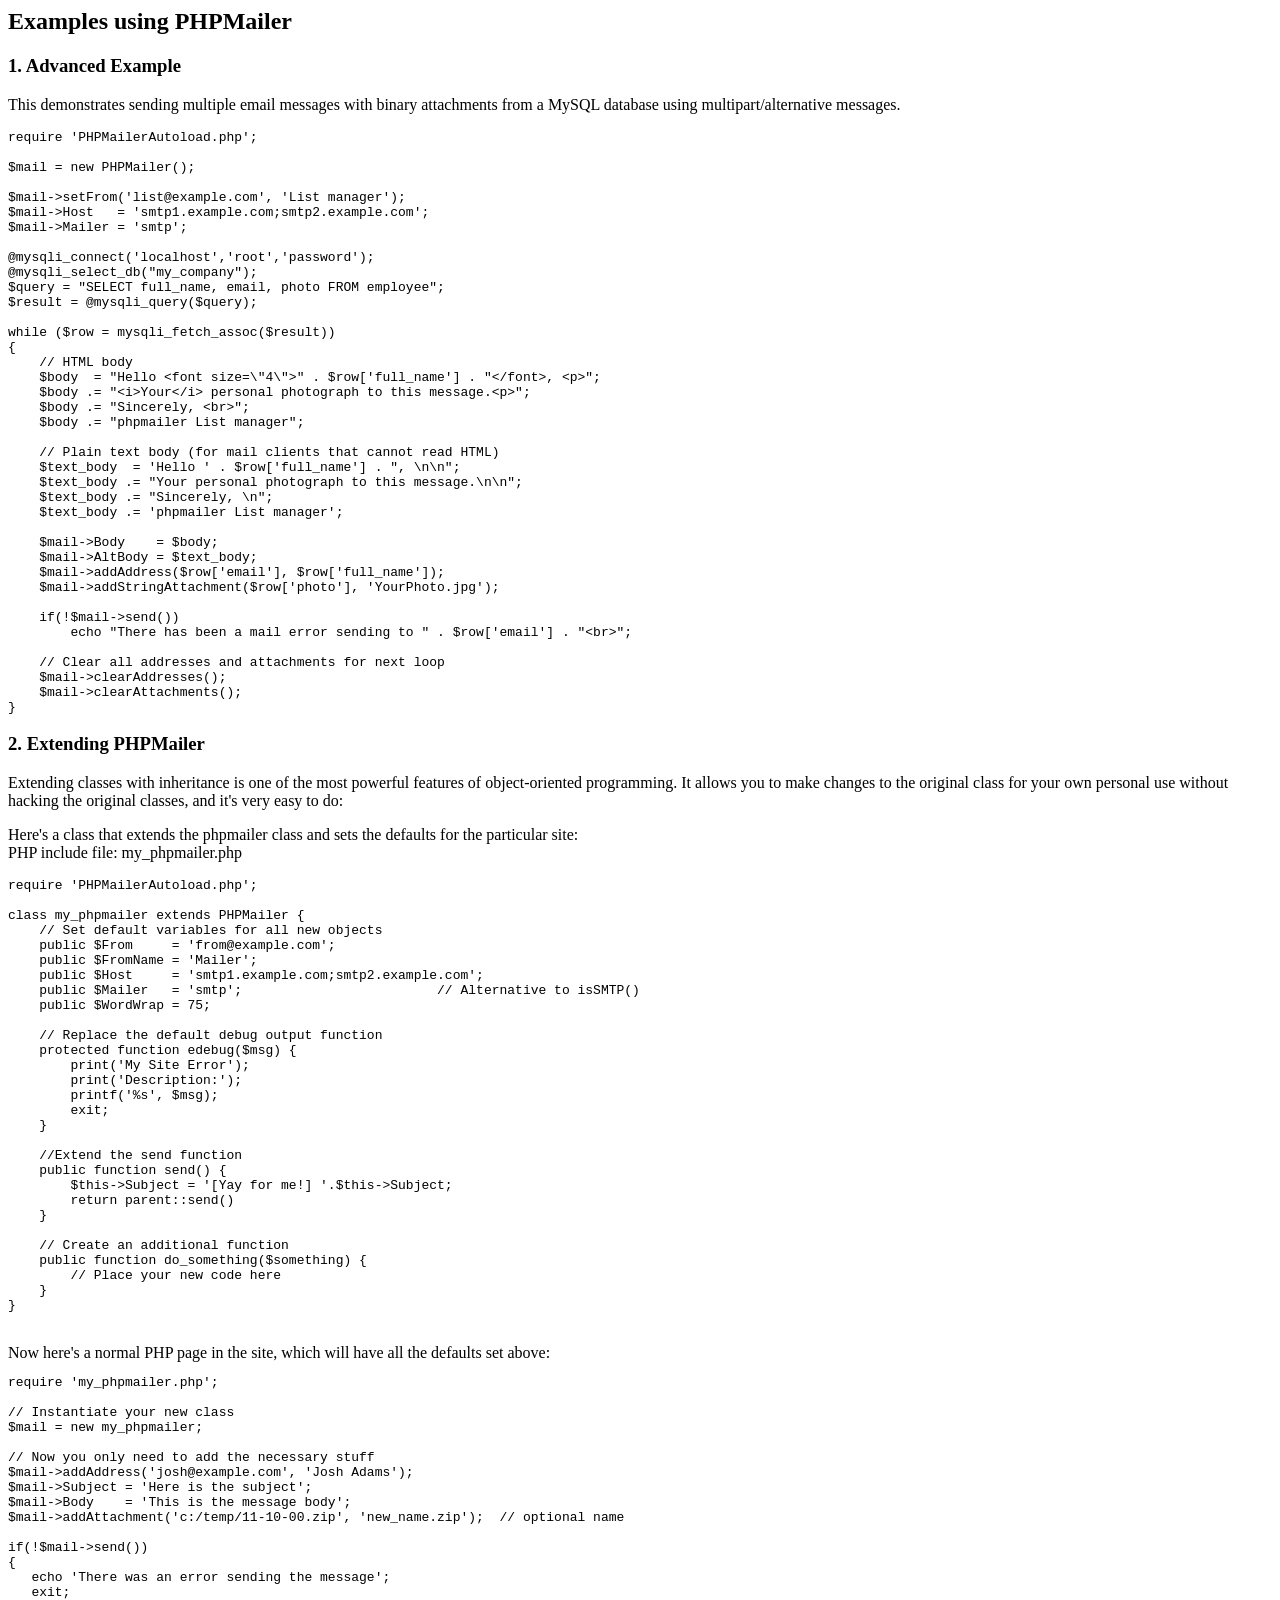
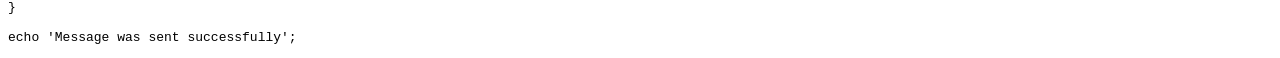
<file: PHPMailer-master/docs/extending.html>
<html>
<head>
<title>Examples using phpmailer</title>
</head>

<body>

<h2>Examples using PHPMailer</h2>

<h3>1. Advanced Example</h3>
<p>

This demonstrates sending multiple email messages with binary attachments
from a MySQL database using multipart/alternative messages.<p>

<pre>
require 'PHPMailerAutoload.php';

$mail = new PHPMailer();

$mail->setFrom('list@example.com', 'List manager');
$mail->Host   = 'smtp1.example.com;smtp2.example.com';
$mail->Mailer = 'smtp';

@mysqli_connect('localhost','root','password');
@mysqli_select_db("my_company");
$query = "SELECT full_name, email, photo FROM employee";
$result = @mysqli_query($query);

while ($row = mysqli_fetch_assoc($result))
{
    // HTML body
    $body  = "Hello &lt;font size=\"4\"&gt;" . $row['full_name'] . "&lt;/font&gt;, &lt;p&gt;";
    $body .= "&lt;i&gt;Your&lt;/i&gt; personal photograph to this message.&lt;p&gt;";
    $body .= "Sincerely, &lt;br&gt;";
    $body .= "phpmailer List manager";

    // Plain text body (for mail clients that cannot read HTML)
    $text_body  = 'Hello ' . $row['full_name'] . ", \n\n";
    $text_body .= "Your personal photograph to this message.\n\n";
    $text_body .= "Sincerely, \n";
    $text_body .= 'phpmailer List manager';

    $mail->Body    = $body;
    $mail->AltBody = $text_body;
    $mail->addAddress($row['email'], $row['full_name']);
    $mail->addStringAttachment($row['photo'], 'YourPhoto.jpg');

    if(!$mail->send())
        echo "There has been a mail error sending to " . $row['email'] . "&lt;br&gt;";

    // Clear all addresses and attachments for next loop
    $mail->clearAddresses();
    $mail->clearAttachments();
}
</pre>
<p>

<h3>2. Extending PHPMailer</h3>
<p>

Extending classes with inheritance is one of the most
powerful features of object-oriented programming. It allows you to make changes to the
original class for your own personal use without hacking the original
classes, and it's very easy to do:

<p>
Here's a class that extends the phpmailer class and sets the defaults
for the particular site:<br>
PHP include file: my_phpmailer.php
<p>

<pre>
require 'PHPMailerAutoload.php';

class my_phpmailer extends PHPMailer {
    // Set default variables for all new objects
    public $From     = 'from@example.com';
    public $FromName = 'Mailer';
    public $Host     = 'smtp1.example.com;smtp2.example.com';
    public $Mailer   = 'smtp';                         // Alternative to isSMTP()
    public $WordWrap = 75;

    // Replace the default debug output function
    protected function edebug($msg) {
        print('My Site Error');
        print('Description:');
        printf('%s', $msg);
        exit;
    }

    //Extend the send function
    public function send() {
        $this->Subject = '[Yay for me!] '.$this->Subject;
        return parent::send()
    }

    // Create an additional function
    public function do_something($something) {
        // Place your new code here
    }
}
</pre>
<br>
Now here's a normal PHP page in the site, which will have all the defaults set above:<br>

<pre>
require 'my_phpmailer.php';

// Instantiate your new class
$mail = new my_phpmailer;

// Now you only need to add the necessary stuff
$mail->addAddress('josh@example.com', 'Josh Adams');
$mail->Subject = 'Here is the subject';
$mail->Body    = 'This is the message body';
$mail->addAttachment('c:/temp/11-10-00.zip', 'new_name.zip');  // optional name

if(!$mail->send())
{
   echo 'There was an error sending the message';
   exit;
}

echo 'Message was sent successfully';
</pre>
</body>
</html>
</file>
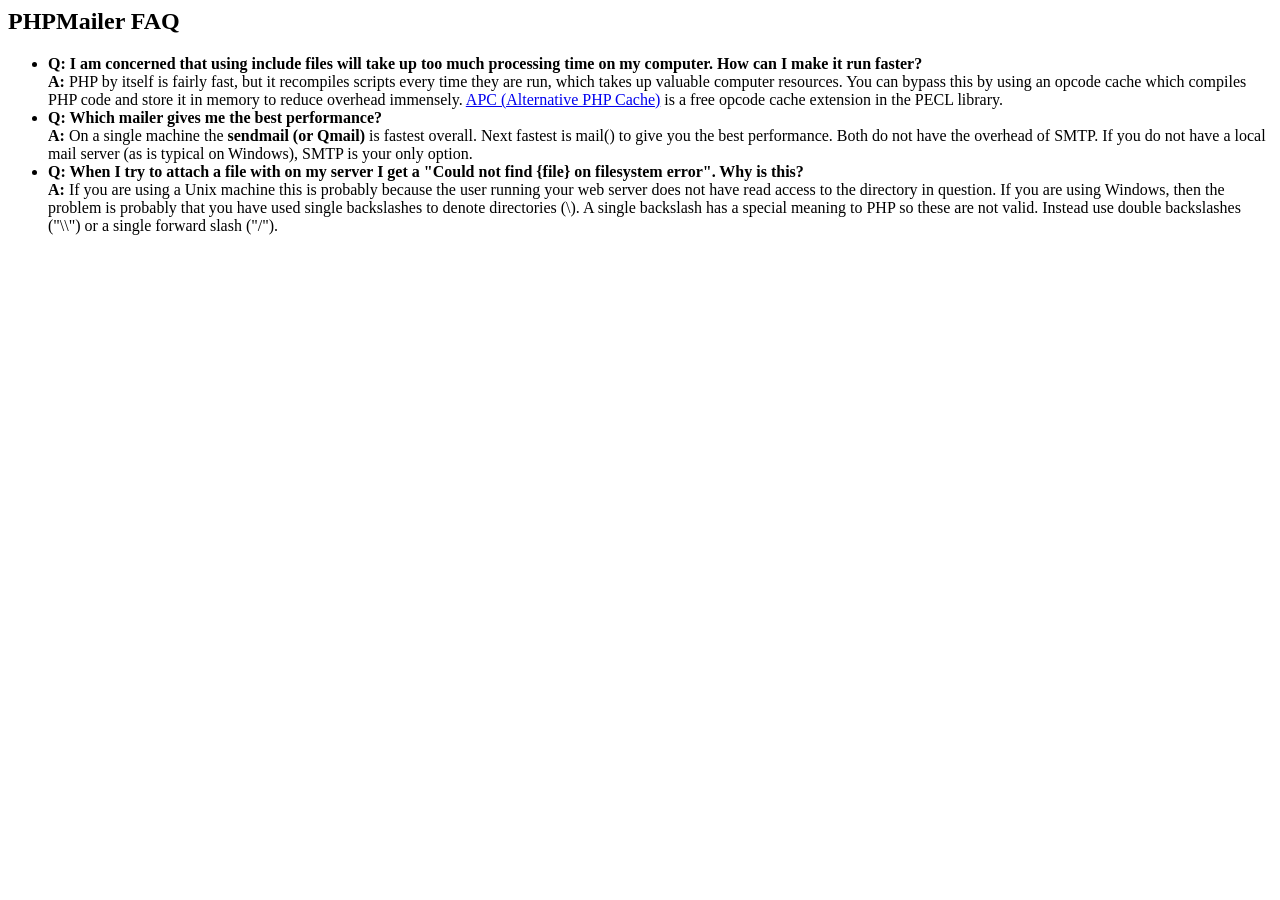
<file: PHPMailer-master/docs/faq.html>
﻿<html>
<head>
<title>PHPMailer FAQ</title>
</head>
<body>
<h2>PHPMailer FAQ</h2>
<ul>
    <li><strong>Q: I am concerned that using include files will take up too much
    processing time on my computer. How can I make it run faster?</strong><br>
    <strong>A:</strong> PHP by itself is fairly fast, but it recompiles scripts every time they are run, which takes up valuable
    computer resources. You can bypass this by using an opcode cache which compiles
    PHP code and store it in memory to reduce overhead immensely. <a href="http://www.php.net/apc/">APC
    (Alternative PHP Cache)</a> is a free opcode cache extension in the PECL library.</li>
    <li><strong>Q: Which mailer gives me the best performance?</strong><br>
    <strong>A:</strong> On a single machine the <strong>sendmail (or Qmail)</strong> is fastest overall.
    Next fastest is mail() to give you the best performance. Both do not have the overhead of SMTP.
    If you do not have a local mail server (as is typical on Windows), SMTP is your only option.</li>
    <li><strong>Q: When I try to attach a file with on my server I get a
    "Could not find {file} on filesystem error". Why is this?</strong><br>
    <strong>A:</strong> If you are using a Unix machine this is probably because the user
    running your web server does not have read access to the directory in question. If you are using Windows,
    then the problem is probably that you have used single backslashes to denote directories (\).
    A single backslash has a special meaning to PHP so these are not
    valid. Instead use double backslashes ("\\") or a single forward
    slash ("/").</li>
</ul>
</body>
</html>
</file>
<file: vendor/perfect-scrollbar/perfect-scrollbar.css>
/*
 * Container style
 */
.ps {
  overflow: hidden !important;
  overflow-anchor: none;
  -ms-overflow-style: none;
  touch-action: auto;
  -ms-touch-action: auto;
}

/*
 * Scrollbar rail styles
 */
.ps__rail-x {
  display: none;
  opacity: 0;
  transition: background-color .2s linear, opacity .2s linear;
  -webkit-transition: background-color .2s linear, opacity .2s linear;
  height: 15px;
  /* there must be 'bottom' or 'top' for ps__rail-x */
  bottom: 0px;
  /* please don't change 'position' */
  position: absolute;
}

.ps__rail-y {
  display: none;
  opacity: 0;
  transition: background-color .2s linear, opacity .2s linear;
  -webkit-transition: background-color .2s linear, opacity .2s linear;
  width: 15px;
  /* there must be 'right' or 'left' for ps__rail-y */
  right: 0;
  /* please don't change 'position' */
  position: absolute;
}

.ps--active-x > .ps__rail-x,
.ps--active-y > .ps__rail-y {
  display: block;
  background-color: transparent;
}

.ps:hover > .ps__rail-x,
.ps:hover > .ps__rail-y,
.ps--focus > .ps__rail-x,
.ps--focus > .ps__rail-y,
.ps--scrolling-x > .ps__rail-x,
.ps--scrolling-y > .ps__rail-y {
  opacity: 0.6;
}

.ps__rail-x:hover,
.ps__rail-y:hover,
.ps__rail-x:focus,
.ps__rail-y:focus {
  background-color: #eee;
  opacity: 0.9;
}

/*
 * Scrollbar thumb styles
 */
.ps__thumb-x {
  background-color: #aaa;
  border-radius: 6px;
  transition: background-color .2s linear, height .2s ease-in-out;
  -webkit-transition: background-color .2s linear, height .2s ease-in-out;
  height: 6px;
  /* there must be 'bottom' for ps__thumb-x */
  bottom: 2px;
  /* please don't change 'position' */
  position: absolute;
}

.ps__thumb-y {
  background-color: #aaa;
  border-radius: 6px;
  transition: background-color .2s linear, width .2s ease-in-out;
  -webkit-transition: background-color .2s linear, width .2s ease-in-out;
  width: 6px;
  /* there must be 'right' for ps__thumb-y */
  right: 2px;
  /* please don't change 'position' */
  position: absolute;
}

.ps__rail-x:hover > .ps__thumb-x,
.ps__rail-x:focus > .ps__thumb-x {
  background-color: #999;
  height: 11px;
}

.ps__rail-y:hover > .ps__thumb-y,
.ps__rail-y:focus > .ps__thumb-y {
  background-color: #999;
  width: 11px;
}

/* MS supports */
@supports (-ms-overflow-style: none) {
  .ps {
    overflow: auto !important;
  }
}

@media screen and (-ms-high-contrast: active), (-ms-high-contrast: none) {
  .ps {
    overflow: auto !important;
  }
}
</file>
<file: css/util.css>
/*//////////////////////////////////////////////////////////////////
[ REBOOT ]*/
*, *:before, *:after {
	margin: 0px; 
	padding: 0px; 
	-webkit-box-sizing: border-box;
	-moz-box-sizing: border-box;
	box-sizing: border-box;
}

body, html {
	font-family: Arial, sans-serif;
	font-size: 15px;
	color: #666666;

	height: 100%;
	background-color: #fff;
	-webkit-box-sizing: border-box;
	-moz-box-sizing: border-box;
	box-sizing: border-box;
}

/*---------------------------------------------*/
a:focus {outline: none;}
a:hover {text-decoration: none;}

/*---------------------------------------------*/
h1,h2,h3,h4,h5,h6,p {margin: 0px;}

ul, li {
	margin: 0px;
	list-style-type: none;
}


/*---------------------------------------------*/
input, textarea, label {
	display: block;
	outline: none;
	border: none;
}

/*---------------------------------------------*/
button {
	outline: none;
	border: none;
	background: transparent;
	cursor: pointer;
}

button:focus {outline: none;}

iframe {border: none;}


/*//////////////////////////////////////////////////////////////////
[ FONT SIZE ]*/
.fs-1 {font-size: 1px;}
.fs-2 {font-size: 2px;}
.fs-3 {font-size: 3px;}
.fs-4 {font-size: 4px;}
.fs-5 {font-size: 5px;}
.fs-6 {font-size: 6px;}
.fs-7 {font-size: 7px;}
.fs-8 {font-size: 8px;}
.fs-9 {font-size: 9px;}
.fs-10 {font-size: 10px;}
.fs-11 {font-size: 11px;}
.fs-12 {font-size: 12px;}
.fs-13 {font-size: 13px;}
.fs-14 {font-size: 14px;}
.fs-15 {font-size: 15px;}
.fs-16 {font-size: 16px;}
.fs-17 {font-size: 17px;}
.fs-18 {font-size: 18px;}
.fs-19 {font-size: 19px;}
.fs-20 {font-size: 20px;}
.fs-21 {font-size: 21px;}
.fs-22 {font-size: 22px;}
.fs-23 {font-size: 23px;}
.fs-24 {font-size: 24px;}
.fs-25 {font-size: 25px;}
.fs-26 {font-size: 26px;}
.fs-27 {font-size: 27px;}
.fs-28 {font-size: 28px;}
.fs-29 {font-size: 29px;}
.fs-30 {font-size: 30px;}
.fs-31 {font-size: 31px;}
.fs-32 {font-size: 32px;}
.fs-33 {font-size: 33px;}
.fs-34 {font-size: 34px;}
.fs-35 {font-size: 35px;}
.fs-36 {font-size: 36px;}
.fs-37 {font-size: 37px;}
.fs-38 {font-size: 38px;}
.fs-39 {font-size: 39px;}
.fs-40 {font-size: 40px;}
.fs-41 {font-size: 41px;}
.fs-42 {font-size: 42px;}
.fs-43 {font-size: 43px;}
.fs-44 {font-size: 44px;}
.fs-45 {font-size: 45px;}
.fs-46 {font-size: 46px;}
.fs-47 {font-size: 47px;}
.fs-48 {font-size: 48px;}
.fs-49 {font-size: 49px;}
.fs-50 {font-size: 50px;}
.fs-51 {font-size: 51px;}
.fs-52 {font-size: 52px;}
.fs-53 {font-size: 53px;}
.fs-54 {font-size: 54px;}
.fs-55 {font-size: 55px;}
.fs-56 {font-size: 56px;}
.fs-57 {font-size: 57px;}
.fs-58 {font-size: 58px;}
.fs-59 {font-size: 59px;}
.fs-60 {font-size: 60px;}
.fs-61 {font-size: 61px;}
.fs-62 {font-size: 62px;}
.fs-63 {font-size: 63px;}
.fs-64 {font-size: 64px;}
.fs-65 {font-size: 65px;}
.fs-66 {font-size: 66px;}
.fs-67 {font-size: 67px;}
.fs-68 {font-size: 68px;}
.fs-69 {font-size: 69px;}
.fs-70 {font-size: 70px;}
.fs-71 {font-size: 71px;}
.fs-72 {font-size: 72px;}
.fs-73 {font-size: 73px;}
.fs-74 {font-size: 74px;}
.fs-75 {font-size: 75px;}
.fs-76 {font-size: 76px;}
.fs-77 {font-size: 77px;}
.fs-78 {font-size: 78px;}
.fs-79 {font-size: 79px;}
.fs-80 {font-size: 80px;}
.fs-81 {font-size: 81px;}
.fs-82 {font-size: 82px;}
.fs-83 {font-size: 83px;}
.fs-84 {font-size: 84px;}
.fs-85 {font-size: 85px;}
.fs-86 {font-size: 86px;}
.fs-87 {font-size: 87px;}
.fs-88 {font-size: 88px;}
.fs-89 {font-size: 89px;}
.fs-90 {font-size: 90px;}
.fs-91 {font-size: 91px;}
.fs-92 {font-size: 92px;}
.fs-93 {font-size: 93px;}
.fs-94 {font-size: 94px;}
.fs-95 {font-size: 95px;}
.fs-96 {font-size: 96px;}
.fs-97 {font-size: 97px;}
.fs-98 {font-size: 98px;}
.fs-99 {font-size: 99px;}
.fs-100 {font-size: 100px;}
.fs-101 {font-size: 101px;}
.fs-102 {font-size: 102px;}
.fs-103 {font-size: 103px;}
.fs-104 {font-size: 104px;}
.fs-105 {font-size: 105px;}
.fs-106 {font-size: 106px;}
.fs-107 {font-size: 107px;}
.fs-108 {font-size: 108px;}
.fs-109 {font-size: 109px;}
.fs-110 {font-size: 110px;}
.fs-111 {font-size: 111px;}
.fs-112 {font-size: 112px;}
.fs-113 {font-size: 113px;}
.fs-114 {font-size: 114px;}
.fs-115 {font-size: 115px;}
.fs-116 {font-size: 116px;}
.fs-117 {font-size: 117px;}
.fs-118 {font-size: 118px;}
.fs-119 {font-size: 119px;}
.fs-120 {font-size: 120px;}
.fs-121 {font-size: 121px;}
.fs-122 {font-size: 122px;}
.fs-123 {font-size: 123px;}
.fs-124 {font-size: 124px;}
.fs-125 {font-size: 125px;}
.fs-126 {font-size: 126px;}
.fs-127 {font-size: 127px;}
.fs-128 {font-size: 128px;}
.fs-129 {font-size: 129px;}
.fs-130 {font-size: 130px;}
.fs-131 {font-size: 131px;}
.fs-132 {font-size: 132px;}
.fs-133 {font-size: 133px;}
.fs-134 {font-size: 134px;}
.fs-135 {font-size: 135px;}
.fs-136 {font-size: 136px;}
.fs-137 {font-size: 137px;}
.fs-138 {font-size: 138px;}
.fs-139 {font-size: 139px;}
.fs-140 {font-size: 140px;}
.fs-141 {font-size: 141px;}
.fs-142 {font-size: 142px;}
.fs-143 {font-size: 143px;}
.fs-144 {font-size: 144px;}
.fs-145 {font-size: 145px;}
.fs-146 {font-size: 146px;}
.fs-147 {font-size: 147px;}
.fs-148 {font-size: 148px;}
.fs-149 {font-size: 149px;}
.fs-150 {font-size: 150px;}
.fs-151 {font-size: 151px;}
.fs-152 {font-size: 152px;}
.fs-153 {font-size: 153px;}
.fs-154 {font-size: 154px;}
.fs-155 {font-size: 155px;}
.fs-156 {font-size: 156px;}
.fs-157 {font-size: 157px;}
.fs-158 {font-size: 158px;}
.fs-159 {font-size: 159px;}
.fs-160 {font-size: 160px;}
.fs-161 {font-size: 161px;}
.fs-162 {font-size: 162px;}
.fs-163 {font-size: 163px;}
.fs-164 {font-size: 164px;}
.fs-165 {font-size: 165px;}
.fs-166 {font-size: 166px;}
.fs-167 {font-size: 167px;}
.fs-168 {font-size: 168px;}
.fs-169 {font-size: 169px;}
.fs-170 {font-size: 170px;}
.fs-171 {font-size: 171px;}
.fs-172 {font-size: 172px;}
.fs-173 {font-size: 173px;}
.fs-174 {font-size: 174px;}
.fs-175 {font-size: 175px;}
.fs-176 {font-size: 176px;}
.fs-177 {font-size: 177px;}
.fs-178 {font-size: 178px;}
.fs-179 {font-size: 179px;}
.fs-180 {font-size: 180px;}
.fs-181 {font-size: 181px;}
.fs-182 {font-size: 182px;}
.fs-183 {font-size: 183px;}
.fs-184 {font-size: 184px;}
.fs-185 {font-size: 185px;}
.fs-186 {font-size: 186px;}
.fs-187 {font-size: 187px;}
.fs-188 {font-size: 188px;}
.fs-189 {font-size: 189px;}
.fs-190 {font-size: 190px;}
.fs-191 {font-size: 191px;}
.fs-192 {font-size: 192px;}
.fs-193 {font-size: 193px;}
.fs-194 {font-size: 194px;}
.fs-195 {font-size: 195px;}
.fs-196 {font-size: 196px;}
.fs-197 {font-size: 197px;}
.fs-198 {font-size: 198px;}
.fs-199 {font-size: 199px;}
.fs-200 {font-size: 200px;}

/*//////////////////////////////////////////////////////////////////
[ PADDING ]*/
.p-t-0, .p-tb-0, .p-all-0 {padding-top: 0px;}
.p-t-1, .p-tb-1, .p-all-1 {padding-top: 1px;}
.p-t-2, .p-tb-2, .p-all-2 {padding-top: 2px;}
.p-t-3, .p-tb-3, .p-all-3 {padding-top: 3px;}
.p-t-4, .p-tb-4, .p-all-4 {padding-top: 4px;}
.p-t-5, .p-tb-5, .p-all-5 {padding-top: 5px;}
.p-t-6, .p-tb-6, .p-all-6 {padding-top: 6px;}
.p-t-7, .p-tb-7, .p-all-7 {padding-top: 7px;}
.p-t-8, .p-tb-8, .p-all-8 {padding-top: 8px;}
.p-t-9, .p-tb-9, .p-all-9 {padding-top: 9px;}
.p-t-10, .p-tb-10, .p-all-10 {padding-top: 10px;}
.p-t-11, .p-tb-11, .p-all-11 {padding-top: 11px;}
.p-t-12, .p-tb-12, .p-all-12 {padding-top: 12px;}
.p-t-13, .p-tb-13, .p-all-13 {padding-top: 13px;}
.p-t-14, .p-tb-14, .p-all-14 {padding-top: 14px;}
.p-t-15, .p-tb-15, .p-all-15 {padding-top: 15px;}
.p-t-16, .p-tb-16, .p-all-16 {padding-top: 16px;}
.p-t-17, .p-tb-17, .p-all-17 {padding-top: 17px;}
.p-t-18, .p-tb-18, .p-all-18 {padding-top: 18px;}
.p-t-19, .p-tb-19, .p-all-19 {padding-top: 19px;}
.p-t-20, .p-tb-20, .p-all-20 {padding-top: 20px;}
.p-t-21, .p-tb-21, .p-all-21 {padding-top: 21px;}
.p-t-22, .p-tb-22, .p-all-22 {padding-top: 22px;}
.p-t-23, .p-tb-23, .p-all-23 {padding-top: 23px;}
.p-t-24, .p-tb-24, .p-all-24 {padding-top: 24px;}
.p-t-25, .p-tb-25, .p-all-25 {padding-top: 25px;}
.p-t-26, .p-tb-26, .p-all-26 {padding-top: 26px;}
.p-t-27, .p-tb-27, .p-all-27 {padding-top: 27px;}
.p-t-28, .p-tb-28, .p-all-28 {padding-top: 28px;}
.p-t-29, .p-tb-29, .p-all-29 {padding-top: 29px;}
.p-t-30, .p-tb-30, .p-all-30 {padding-top: 30px;}
.p-t-31, .p-tb-31, .p-all-31 {padding-top: 31px;}
.p-t-32, .p-tb-32, .p-all-32 {padding-top: 32px;}
.p-t-33, .p-tb-33, .p-all-33 {padding-top: 33px;}
.p-t-34, .p-tb-34, .p-all-34 {padding-top: 34px;}
.p-t-35, .p-tb-35, .p-all-35 {padding-top: 35px;}
.p-t-36, .p-tb-36, .p-all-36 {padding-top: 36px;}
.p-t-37, .p-tb-37, .p-all-37 {padding-top: 37px;}
.p-t-38, .p-tb-38, .p-all-38 {padding-top: 38px;}
.p-t-39, .p-tb-39, .p-all-39 {padding-top: 39px;}
.p-t-40, .p-tb-40, .p-all-40 {padding-top: 40px;}
.p-t-41, .p-tb-41, .p-all-41 {padding-top: 41px;}
.p-t-42, .p-tb-42, .p-all-42 {padding-top: 42px;}
.p-t-43, .p-tb-43, .p-all-43 {padding-top: 43px;}
.p-t-44, .p-tb-44, .p-all-44 {padding-top: 44px;}
.p-t-45, .p-tb-45, .p-all-45 {padding-top: 45px;}
.p-t-46, .p-tb-46, .p-all-46 {padding-top: 46px;}
.p-t-47, .p-tb-47, .p-all-47 {padding-top: 47px;}
.p-t-48, .p-tb-48, .p-all-48 {padding-top: 48px;}
.p-t-49, .p-tb-49, .p-all-49 {padding-top: 49px;}
.p-t-50, .p-tb-50, .p-all-50 {padding-top: 50px;}
.p-t-51, .p-tb-51, .p-all-51 {padding-top: 51px;}
.p-t-52, .p-tb-52, .p-all-52 {padding-top: 52px;}
.p-t-53, .p-tb-53, .p-all-53 {padding-top: 53px;}
.p-t-54, .p-tb-54, .p-all-54 {padding-top: 54px;}
.p-t-55, .p-tb-55, .p-all-55 {padding-top: 55px;}
.p-t-56, .p-tb-56, .p-all-56 {padding-top: 56px;}
.p-t-57, .p-tb-57, .p-all-57 {padding-top: 57px;}
.p-t-58, .p-tb-58, .p-all-58 {padding-top: 58px;}
.p-t-59, .p-tb-59, .p-all-59 {padding-top: 59px;}
.p-t-60, .p-tb-60, .p-all-60 {padding-top: 60px;}
.p-t-61, .p-tb-61, .p-all-61 {padding-top: 61px;}
.p-t-62, .p-tb-62, .p-all-62 {padding-top: 62px;}
.p-t-63, .p-tb-63, .p-all-63 {padding-top: 63px;}
.p-t-64, .p-tb-64, .p-all-64 {padding-top: 64px;}
.p-t-65, .p-tb-65, .p-all-65 {padding-top: 65px;}
.p-t-66, .p-tb-66, .p-all-66 {padding-top: 66px;}
.p-t-67, .p-tb-67, .p-all-67 {padding-top: 67px;}
.p-t-68, .p-tb-68, .p-all-68 {padding-top: 68px;}
.p-t-69, .p-tb-69, .p-all-69 {padding-top: 69px;}
.p-t-70, .p-tb-70, .p-all-70 {padding-top: 70px;}
.p-t-71, .p-tb-71, .p-all-71 {padding-top: 71px;}
.p-t-72, .p-tb-72, .p-all-72 {padding-top: 72px;}
.p-t-73, .p-tb-73, .p-all-73 {padding-top: 73px;}
.p-t-74, .p-tb-74, .p-all-74 {padding-top: 74px;}
.p-t-75, .p-tb-75, .p-all-75 {padding-top: 75px;}
.p-t-76, .p-tb-76, .p-all-76 {padding-top: 76px;}
.p-t-77, .p-tb-77, .p-all-77 {padding-top: 77px;}
.p-t-78, .p-tb-78, .p-all-78 {padding-top: 78px;}
.p-t-79, .p-tb-79, .p-all-79 {padding-top: 79px;}
.p-t-80, .p-tb-80, .p-all-80 {padding-top: 80px;}
.p-t-81, .p-tb-81, .p-all-81 {padding-top: 81px;}
.p-t-82, .p-tb-82, .p-all-82 {padding-top: 82px;}
.p-t-83, .p-tb-83, .p-all-83 {padding-top: 83px;}
.p-t-84, .p-tb-84, .p-all-84 {padding-top: 84px;}
.p-t-85, .p-tb-85, .p-all-85 {padding-top: 85px;}
.p-t-86, .p-tb-86, .p-all-86 {padding-top: 86px;}
.p-t-87, .p-tb-87, .p-all-87 {padding-top: 87px;}
.p-t-88, .p-tb-88, .p-all-88 {padding-top: 88px;}
.p-t-89, .p-tb-89, .p-all-89 {padding-top: 89px;}
.p-t-90, .p-tb-90, .p-all-90 {padding-top: 90px;}
.p-t-91, .p-tb-91, .p-all-91 {padding-top: 91px;}
.p-t-92, .p-tb-92, .p-all-92 {padding-top: 92px;}
.p-t-93, .p-tb-93, .p-all-93 {padding-top: 93px;}
.p-t-94, .p-tb-94, .p-all-94 {padding-top: 94px;}
.p-t-95, .p-tb-95, .p-all-95 {padding-top: 95px;}
.p-t-96, .p-tb-96, .p-all-96 {padding-top: 96px;}
.p-t-97, .p-tb-97, .p-all-97 {padding-top: 97px;}
.p-t-98, .p-tb-98, .p-all-98 {padding-top: 98px;}
.p-t-99, .p-tb-99, .p-all-99 {padding-top: 99px;}
.p-t-100, .p-tb-100, .p-all-100 {padding-top: 100px;}
.p-t-101, .p-tb-101, .p-all-101 {padding-top: 101px;}
.p-t-102, .p-tb-102, .p-all-102 {padding-top: 102px;}
.p-t-103, .p-tb-103, .p-all-103 {padding-top: 103px;}
.p-t-104, .p-tb-104, .p-all-104 {padding-top: 104px;}
.p-t-105, .p-tb-105, .p-all-105 {padding-top: 105px;}
.p-t-106, .p-tb-106, .p-all-106 {padding-top: 106px;}
.p-t-107, .p-tb-107, .p-all-107 {padding-top: 107px;}
.p-t-108, .p-tb-108, .p-all-108 {padding-top: 108px;}
.p-t-109, .p-tb-109, .p-all-109 {padding-top: 109px;}
.p-t-110, .p-tb-110, .p-all-110 {padding-top: 110px;}
.p-t-111, .p-tb-111, .p-all-111 {padding-top: 111px;}
.p-t-112, .p-tb-112, .p-all-112 {padding-top: 112px;}
.p-t-113, .p-tb-113, .p-all-113 {padding-top: 113px;}
.p-t-114, .p-tb-114, .p-all-114 {padding-top: 114px;}
.p-t-115, .p-tb-115, .p-all-115 {padding-top: 115px;}
.p-t-116, .p-tb-116, .p-all-116 {padding-top: 116px;}
.p-t-117, .p-tb-117, .p-all-117 {padding-top: 117px;}
.p-t-118, .p-tb-118, .p-all-118 {padding-top: 118px;}
.p-t-119, .p-tb-119, .p-all-119 {padding-top: 119px;}
.p-t-120, .p-tb-120, .p-all-120 {padding-top: 120px;}
.p-t-121, .p-tb-121, .p-all-121 {padding-top: 121px;}
.p-t-122, .p-tb-122, .p-all-122 {padding-top: 122px;}
.p-t-123, .p-tb-123, .p-all-123 {padding-top: 123px;}
.p-t-124, .p-tb-124, .p-all-124 {padding-top: 124px;}
.p-t-125, .p-tb-125, .p-all-125 {padding-top: 125px;}
.p-t-126, .p-tb-126, .p-all-126 {padding-top: 126px;}
.p-t-127, .p-tb-127, .p-all-127 {padding-top: 127px;}
.p-t-128, .p-tb-128, .p-all-128 {padding-top: 128px;}
.p-t-129, .p-tb-129, .p-all-129 {padding-top: 129px;}
.p-t-130, .p-tb-130, .p-all-130 {padding-top: 130px;}
.p-t-131, .p-tb-131, .p-all-131 {padding-top: 131px;}
.p-t-132, .p-tb-132, .p-all-132 {padding-top: 132px;}
.p-t-133, .p-tb-133, .p-all-133 {padding-top: 133px;}
.p-t-134, .p-tb-134, .p-all-134 {padding-top: 134px;}
.p-t-135, .p-tb-135, .p-all-135 {padding-top: 135px;}
.p-t-136, .p-tb-136, .p-all-136 {padding-top: 136px;}
.p-t-137, .p-tb-137, .p-all-137 {padding-top: 137px;}
.p-t-138, .p-tb-138, .p-all-138 {padding-top: 138px;}
.p-t-139, .p-tb-139, .p-all-139 {padding-top: 139px;}
.p-t-140, .p-tb-140, .p-all-140 {padding-top: 140px;}
.p-t-141, .p-tb-141, .p-all-141 {padding-top: 141px;}
.p-t-142, .p-tb-142, .p-all-142 {padding-top: 142px;}
.p-t-143, .p-tb-143, .p-all-143 {padding-top: 143px;}
.p-t-144, .p-tb-144, .p-all-144 {padding-top: 144px;}
.p-t-145, .p-tb-145, .p-all-145 {padding-top: 145px;}
.p-t-146, .p-tb-146, .p-all-146 {padding-top: 146px;}
.p-t-147, .p-tb-147, .p-all-147 {padding-top: 147px;}
.p-t-148, .p-tb-148, .p-all-148 {padding-top: 148px;}
.p-t-149, .p-tb-149, .p-all-149 {padding-top: 149px;}
.p-t-150, .p-tb-150, .p-all-150 {padding-top: 150px;}
.p-t-151, .p-tb-151, .p-all-151 {padding-top: 151px;}
.p-t-152, .p-tb-152, .p-all-152 {padding-top: 152px;}
.p-t-153, .p-tb-153, .p-all-153 {padding-top: 153px;}
.p-t-154, .p-tb-154, .p-all-154 {padding-top: 154px;}
.p-t-155, .p-tb-155, .p-all-155 {padding-top: 155px;}
.p-t-156, .p-tb-156, .p-all-156 {padding-top: 156px;}
.p-t-157, .p-tb-157, .p-all-157 {padding-top: 157px;}
.p-t-158, .p-tb-158, .p-all-158 {padding-top: 158px;}
.p-t-159, .p-tb-159, .p-all-159 {padding-top: 159px;}
.p-t-160, .p-tb-160, .p-all-160 {padding-top: 160px;}
.p-t-161, .p-tb-161, .p-all-161 {padding-top: 161px;}
.p-t-162, .p-tb-162, .p-all-162 {padding-top: 162px;}
.p-t-163, .p-tb-163, .p-all-163 {padding-top: 163px;}
.p-t-164, .p-tb-164, .p-all-164 {padding-top: 164px;}
.p-t-165, .p-tb-165, .p-all-165 {padding-top: 165px;}
.p-t-166, .p-tb-166, .p-all-166 {padding-top: 166px;}
.p-t-167, .p-tb-167, .p-all-167 {padding-top: 167px;}
.p-t-168, .p-tb-168, .p-all-168 {padding-top: 168px;}
.p-t-169, .p-tb-169, .p-all-169 {padding-top: 169px;}
.p-t-170, .p-tb-170, .p-all-170 {padding-top: 170px;}
.p-t-171, .p-tb-171, .p-all-171 {padding-top: 171px;}
.p-t-172, .p-tb-172, .p-all-172 {padding-top: 172px;}
.p-t-173, .p-tb-173, .p-all-173 {padding-top: 173px;}
.p-t-174, .p-tb-174, .p-all-174 {padding-top: 174px;}
.p-t-175, .p-tb-175, .p-all-175 {padding-top: 175px;}
.p-t-176, .p-tb-176, .p-all-176 {padding-top: 176px;}
.p-t-177, .p-tb-177, .p-all-177 {padding-top: 177px;}
.p-t-178, .p-tb-178, .p-all-178 {padding-top: 178px;}
.p-t-179, .p-tb-179, .p-all-179 {padding-top: 179px;}
.p-t-180, .p-tb-180, .p-all-180 {padding-top: 180px;}
.p-t-181, .p-tb-181, .p-all-181 {padding-top: 181px;}
.p-t-182, .p-tb-182, .p-all-182 {padding-top: 182px;}
.p-t-183, .p-tb-183, .p-all-183 {padding-top: 183px;}
.p-t-184, .p-tb-184, .p-all-184 {padding-top: 184px;}
.p-t-185, .p-tb-185, .p-all-185 {padding-top: 185px;}
.p-t-186, .p-tb-186, .p-all-186 {padding-top: 186px;}
.p-t-187, .p-tb-187, .p-all-187 {padding-top: 187px;}
.p-t-188, .p-tb-188, .p-all-188 {padding-top: 188px;}
.p-t-189, .p-tb-189, .p-all-189 {padding-top: 189px;}
.p-t-190, .p-tb-190, .p-all-190 {padding-top: 190px;}
.p-t-191, .p-tb-191, .p-all-191 {padding-top: 191px;}
.p-t-192, .p-tb-192, .p-all-192 {padding-top: 192px;}
.p-t-193, .p-tb-193, .p-all-193 {padding-top: 193px;}
.p-t-194, .p-tb-194, .p-all-194 {padding-top: 194px;}
.p-t-195, .p-tb-195, .p-all-195 {padding-top: 195px;}
.p-t-196, .p-tb-196, .p-all-196 {padding-top: 196px;}
.p-t-197, .p-tb-197, .p-all-197 {padding-top: 197px;}
.p-t-198, .p-tb-198, .p-all-198 {padding-top: 198px;}
.p-t-199, .p-tb-199, .p-all-199 {padding-top: 199px;}
.p-t-200, .p-tb-200, .p-all-200 {padding-top: 200px;}
.p-t-201, .p-tb-201, .p-all-201 {padding-top: 201px;}
.p-t-202, .p-tb-202, .p-all-202 {padding-top: 202px;}
.p-t-203, .p-tb-203, .p-all-203 {padding-top: 203px;}
.p-t-204, .p-tb-204, .p-all-204 {padding-top: 204px;}
.p-t-205, .p-tb-205, .p-all-205 {padding-top: 205px;}
.p-t-206, .p-tb-206, .p-all-206 {padding-top: 206px;}
.p-t-207, .p-tb-207, .p-all-207 {padding-top: 207px;}
.p-t-208, .p-tb-208, .p-all-208 {padding-top: 208px;}
.p-t-209, .p-tb-209, .p-all-209 {padding-top: 209px;}
.p-t-210, .p-tb-210, .p-all-210 {padding-top: 210px;}
.p-t-211, .p-tb-211, .p-all-211 {padding-top: 211px;}
.p-t-212, .p-tb-212, .p-all-212 {padding-top: 212px;}
.p-t-213, .p-tb-213, .p-all-213 {padding-top: 213px;}
.p-t-214, .p-tb-214, .p-all-214 {padding-top: 214px;}
.p-t-215, .p-tb-215, .p-all-215 {padding-top: 215px;}
.p-t-216, .p-tb-216, .p-all-216 {padding-top: 216px;}
.p-t-217, .p-tb-217, .p-all-217 {padding-top: 217px;}
.p-t-218, .p-tb-218, .p-all-218 {padding-top: 218px;}
.p-t-219, .p-tb-219, .p-all-219 {padding-top: 219px;}
.p-t-220, .p-tb-220, .p-all-220 {padding-top: 220px;}
.p-t-221, .p-tb-221, .p-all-221 {padding-top: 221px;}
.p-t-222, .p-tb-222, .p-all-222 {padding-top: 222px;}
.p-t-223, .p-tb-223, .p-all-223 {padding-top: 223px;}
.p-t-224, .p-tb-224, .p-all-224 {padding-top: 224px;}
.p-t-225, .p-tb-225, .p-all-225 {padding-top: 225px;}
.p-t-226, .p-tb-226, .p-all-226 {padding-top: 226px;}
.p-t-227, .p-tb-227, .p-all-227 {padding-top: 227px;}
.p-t-228, .p-tb-228, .p-all-228 {padding-top: 228px;}
.p-t-229, .p-tb-229, .p-all-229 {padding-top: 229px;}
.p-t-230, .p-tb-230, .p-all-230 {padding-top: 230px;}
.p-t-231, .p-tb-231, .p-all-231 {padding-top: 231px;}
.p-t-232, .p-tb-232, .p-all-232 {padding-top: 232px;}
.p-t-233, .p-tb-233, .p-all-233 {padding-top: 233px;}
.p-t-234, .p-tb-234, .p-all-234 {padding-top: 234px;}
.p-t-235, .p-tb-235, .p-all-235 {padding-top: 235px;}
.p-t-236, .p-tb-236, .p-all-236 {padding-top: 236px;}
.p-t-237, .p-tb-237, .p-all-237 {padding-top: 237px;}
.p-t-238, .p-tb-238, .p-all-238 {padding-top: 238px;}
.p-t-239, .p-tb-239, .p-all-239 {padding-top: 239px;}
.p-t-240, .p-tb-240, .p-all-240 {padding-top: 240px;}
.p-t-241, .p-tb-241, .p-all-241 {padding-top: 241px;}
.p-t-242, .p-tb-242, .p-all-242 {padding-top: 242px;}
.p-t-243, .p-tb-243, .p-all-243 {padding-top: 243px;}
.p-t-244, .p-tb-244, .p-all-244 {padding-top: 244px;}
.p-t-245, .p-tb-245, .p-all-245 {padding-top: 245px;}
.p-t-246, .p-tb-246, .p-all-246 {padding-top: 246px;}
.p-t-247, .p-tb-247, .p-all-247 {padding-top: 247px;}
.p-t-248, .p-tb-248, .p-all-248 {padding-top: 248px;}
.p-t-249, .p-tb-249, .p-all-249 {padding-top: 249px;}
.p-t-250, .p-tb-250, .p-all-250 {padding-top: 250px;}
.p-t-251, .p-tb-251, .p-all-251 {padding-top: 251px;}
.p-t-252, .p-tb-252, .p-all-252 {padding-top: 252px;}
.p-t-253, .p-tb-253, .p-all-253 {padding-top: 253px;}
.p-t-254, .p-tb-254, .p-all-254 {padding-top: 254px;}
.p-t-255, .p-tb-255, .p-all-255 {padding-top: 255px;}
.p-t-256, .p-tb-256, .p-all-256 {padding-top: 256px;}
.p-t-257, .p-tb-257, .p-all-257 {padding-top: 257px;}
.p-t-258, .p-tb-258, .p-all-258 {padding-top: 258px;}
.p-t-259, .p-tb-259, .p-all-259 {padding-top: 259px;}
.p-t-260, .p-tb-260, .p-all-260 {padding-top: 260px;}
.p-t-261, .p-tb-261, .p-all-261 {padding-top: 261px;}
.p-t-262, .p-tb-262, .p-all-262 {padding-top: 262px;}
.p-t-263, .p-tb-263, .p-all-263 {padding-top: 263px;}
.p-t-264, .p-tb-264, .p-all-264 {padding-top: 264px;}
.p-t-265, .p-tb-265, .p-all-265 {padding-top: 265px;}
.p-t-266, .p-tb-266, .p-all-266 {padding-top: 266px;}
.p-t-267, .p-tb-267, .p-all-267 {padding-top: 267px;}
.p-t-268, .p-tb-268, .p-all-268 {padding-top: 268px;}
.p-t-269, .p-tb-269, .p-all-269 {padding-top: 269px;}
.p-t-270, .p-tb-270, .p-all-270 {padding-top: 270px;}
.p-t-271, .p-tb-271, .p-all-271 {padding-top: 271px;}
.p-t-272, .p-tb-272, .p-all-272 {padding-top: 272px;}
.p-t-273, .p-tb-273, .p-all-273 {padding-top: 273px;}
.p-t-274, .p-tb-274, .p-all-274 {padding-top: 274px;}
.p-t-275, .p-tb-275, .p-all-275 {padding-top: 275px;}
.p-t-276, .p-tb-276, .p-all-276 {padding-top: 276px;}
.p-t-277, .p-tb-277, .p-all-277 {padding-top: 277px;}
.p-t-278, .p-tb-278, .p-all-278 {padding-top: 278px;}
.p-t-279, .p-tb-279, .p-all-279 {padding-top: 279px;}
.p-t-280, .p-tb-280, .p-all-280 {padding-top: 280px;}
.p-t-281, .p-tb-281, .p-all-281 {padding-top: 281px;}
.p-t-282, .p-tb-282, .p-all-282 {padding-top: 282px;}
.p-t-283, .p-tb-283, .p-all-283 {padding-top: 283px;}
.p-t-284, .p-tb-284, .p-all-284 {padding-top: 284px;}
.p-t-285, .p-tb-285, .p-all-285 {padding-top: 285px;}
.p-t-286, .p-tb-286, .p-all-286 {padding-top: 286px;}
.p-t-287, .p-tb-287, .p-all-287 {padding-top: 287px;}
.p-t-288, .p-tb-288, .p-all-288 {padding-top: 288px;}
.p-t-289, .p-tb-289, .p-all-289 {padding-top: 289px;}
.p-t-290, .p-tb-290, .p-all-290 {padding-top: 290px;}
.p-t-291, .p-tb-291, .p-all-291 {padding-top: 291px;}
.p-t-292, .p-tb-292, .p-all-292 {padding-top: 292px;}
.p-t-293, .p-tb-293, .p-all-293 {padding-top: 293px;}
.p-t-294, .p-tb-294, .p-all-294 {padding-top: 294px;}
.p-t-295, .p-tb-295, .p-all-295 {padding-top: 295px;}
.p-t-296, .p-tb-296, .p-all-296 {padding-top: 296px;}
.p-t-297, .p-tb-297, .p-all-297 {padding-top: 297px;}
.p-t-298, .p-tb-298, .p-all-298 {padding-top: 298px;}
.p-t-299, .p-tb-299, .p-all-299 {padding-top: 299px;}
.p-t-300, .p-tb-300, .p-all-300 {padding-top: 300px;}
.p-b-0, .p-tb-0, .p-all-0 {padding-bottom: 0px;}
.p-b-1, .p-tb-1, .p-all-1 {padding-bottom: 1px;}
.p-b-2, .p-tb-2, .p-all-2 {padding-bottom: 2px;}
.p-b-3, .p-tb-3, .p-all-3 {padding-bottom: 3px;}
.p-b-4, .p-tb-4, .p-all-4 {padding-bottom: 4px;}
.p-b-5, .p-tb-5, .p-all-5 {padding-bottom: 5px;}
.p-b-6, .p-tb-6, .p-all-6 {padding-bottom: 6px;}
.p-b-7, .p-tb-7, .p-all-7 {padding-bottom: 7px;}
.p-b-8, .p-tb-8, .p-all-8 {padding-bottom: 8px;}
.p-b-9, .p-tb-9, .p-all-9 {padding-bottom: 9px;}
.p-b-10, .p-tb-10, .p-all-10 {padding-bottom: 10px;}
.p-b-11, .p-tb-11, .p-all-11 {padding-bottom: 11px;}
.p-b-12, .p-tb-12, .p-all-12 {padding-bottom: 12px;}
.p-b-13, .p-tb-13, .p-all-13 {padding-bottom: 13px;}
.p-b-14, .p-tb-14, .p-all-14 {padding-bottom: 14px;}
.p-b-15, .p-tb-15, .p-all-15 {padding-bottom: 15px;}
.p-b-16, .p-tb-16, .p-all-16 {padding-bottom: 16px;}
.p-b-17, .p-tb-17, .p-all-17 {padding-bottom: 17px;}
.p-b-18, .p-tb-18, .p-all-18 {padding-bottom: 18px;}
.p-b-19, .p-tb-19, .p-all-19 {padding-bottom: 19px;}
.p-b-20, .p-tb-20, .p-all-20 {padding-bottom: 20px;}
.p-b-21, .p-tb-21, .p-all-21 {padding-bottom: 21px;}
.p-b-22, .p-tb-22, .p-all-22 {padding-bottom: 22px;}
.p-b-23, .p-tb-23, .p-all-23 {padding-bottom: 23px;}
.p-b-24, .p-tb-24, .p-all-24 {padding-bottom: 24px;}
.p-b-25, .p-tb-25, .p-all-25 {padding-bottom: 25px;}
.p-b-26, .p-tb-26, .p-all-26 {padding-bottom: 26px;}
.p-b-27, .p-tb-27, .p-all-27 {padding-bottom: 27px;}
.p-b-28, .p-tb-28, .p-all-28 {padding-bottom: 28px;}
.p-b-29, .p-tb-29, .p-all-29 {padding-bottom: 29px;}
.p-b-30, .p-tb-30, .p-all-30 {padding-bottom: 30px;}
.p-b-31, .p-tb-31, .p-all-31 {padding-bottom: 31px;}
.p-b-32, .p-tb-32, .p-all-32 {padding-bottom: 32px;}
.p-b-33, .p-tb-33, .p-all-33 {padding-bottom: 33px;}
.p-b-34, .p-tb-34, .p-all-34 {padding-bottom: 34px;}
.p-b-35, .p-tb-35, .p-all-35 {padding-bottom: 35px;}
.p-b-36, .p-tb-36, .p-all-36 {padding-bottom: 36px;}
.p-b-37, .p-tb-37, .p-all-37 {padding-bottom: 37px;}
.p-b-38, .p-tb-38, .p-all-38 {padding-bottom: 38px;}
.p-b-39, .p-tb-39, .p-all-39 {padding-bottom: 39px;}
.p-b-40, .p-tb-40, .p-all-40 {padding-bottom: 40px;}
.p-b-41, .p-tb-41, .p-all-41 {padding-bottom: 41px;}
.p-b-42, .p-tb-42, .p-all-42 {padding-bottom: 42px;}
.p-b-43, .p-tb-43, .p-all-43 {padding-bottom: 43px;}
.p-b-44, .p-tb-44, .p-all-44 {padding-bottom: 44px;}
.p-b-45, .p-tb-45, .p-all-45 {padding-bottom: 45px;}
.p-b-46, .p-tb-46, .p-all-46 {padding-bottom: 46px;}
.p-b-47, .p-tb-47, .p-all-47 {padding-bottom: 47px;}
.p-b-48, .p-tb-48, .p-all-48 {padding-bottom: 48px;}
.p-b-49, .p-tb-49, .p-all-49 {padding-bottom: 49px;}
.p-b-50, .p-tb-50, .p-all-50 {padding-bottom: 50px;}
.p-b-51, .p-tb-51, .p-all-51 {padding-bottom: 51px;}
.p-b-52, .p-tb-52, .p-all-52 {padding-bottom: 52px;}
.p-b-53, .p-tb-53, .p-all-53 {padding-bottom: 53px;}
.p-b-54, .p-tb-54, .p-all-54 {padding-bottom: 54px;}
.p-b-55, .p-tb-55, .p-all-55 {padding-bottom: 55px;}
.p-b-56, .p-tb-56, .p-all-56 {padding-bottom: 56px;}
.p-b-57, .p-tb-57, .p-all-57 {padding-bottom: 57px;}
.p-b-58, .p-tb-58, .p-all-58 {padding-bottom: 58px;}
.p-b-59, .p-tb-59, .p-all-59 {padding-bottom: 59px;}
.p-b-60, .p-tb-60, .p-all-60 {padding-bottom: 60px;}
.p-b-61, .p-tb-61, .p-all-61 {padding-bottom: 61px;}
.p-b-62, .p-tb-62, .p-all-62 {padding-bottom: 62px;}
.p-b-63, .p-tb-63, .p-all-63 {padding-bottom: 63px;}
.p-b-64, .p-tb-64, .p-all-64 {padding-bottom: 64px;}
.p-b-65, .p-tb-65, .p-all-65 {padding-bottom: 65px;}
.p-b-66, .p-tb-66, .p-all-66 {padding-bottom: 66px;}
.p-b-67, .p-tb-67, .p-all-67 {padding-bottom: 67px;}
.p-b-68, .p-tb-68, .p-all-68 {padding-bottom: 68px;}
.p-b-69, .p-tb-69, .p-all-69 {padding-bottom: 69px;}
.p-b-70, .p-tb-70, .p-all-70 {padding-bottom: 70px;}
.p-b-71, .p-tb-71, .p-all-71 {padding-bottom: 71px;}
.p-b-72, .p-tb-72, .p-all-72 {padding-bottom: 72px;}
.p-b-73, .p-tb-73, .p-all-73 {padding-bottom: 73px;}
.p-b-74, .p-tb-74, .p-all-74 {padding-bottom: 74px;}
.p-b-75, .p-tb-75, .p-all-75 {padding-bottom: 75px;}
.p-b-76, .p-tb-76, .p-all-76 {padding-bottom: 76px;}
.p-b-77, .p-tb-77, .p-all-77 {padding-bottom: 77px;}
.p-b-78, .p-tb-78, .p-all-78 {padding-bottom: 78px;}
.p-b-79, .p-tb-79, .p-all-79 {padding-bottom: 79px;}
.p-b-80, .p-tb-80, .p-all-80 {padding-bottom: 80px;}
.p-b-81, .p-tb-81, .p-all-81 {padding-bottom: 81px;}
.p-b-82, .p-tb-82, .p-all-82 {padding-bottom: 82px;}
.p-b-83, .p-tb-83, .p-all-83 {padding-bottom: 83px;}
.p-b-84, .p-tb-84, .p-all-84 {padding-bottom: 84px;}
.p-b-85, .p-tb-85, .p-all-85 {padding-bottom: 85px;}
.p-b-86, .p-tb-86, .p-all-86 {padding-bottom: 86px;}
.p-b-87, .p-tb-87, .p-all-87 {padding-bottom: 87px;}
.p-b-88, .p-tb-88, .p-all-88 {padding-bottom: 88px;}
.p-b-89, .p-tb-89, .p-all-89 {padding-bottom: 89px;}
.p-b-90, .p-tb-90, .p-all-90 {padding-bottom: 90px;}
.p-b-91, .p-tb-91, .p-all-91 {padding-bottom: 91px;}
.p-b-92, .p-tb-92, .p-all-92 {padding-bottom: 92px;}
.p-b-93, .p-tb-93, .p-all-93 {padding-bottom: 93px;}
.p-b-94, .p-tb-94, .p-all-94 {padding-bottom: 94px;}
.p-b-95, .p-tb-95, .p-all-95 {padding-bottom: 95px;}
.p-b-96, .p-tb-96, .p-all-96 {padding-bottom: 96px;}
.p-b-97, .p-tb-97, .p-all-97 {padding-bottom: 97px;}
.p-b-98, .p-tb-98, .p-all-98 {padding-bottom: 98px;}
.p-b-99, .p-tb-99, .p-all-99 {padding-bottom: 99px;}
.p-b-100, .p-tb-100, .p-all-100 {padding-bottom: 100px;}
.p-b-101, .p-tb-101, .p-all-101 {padding-bottom: 101px;}
.p-b-102, .p-tb-102, .p-all-102 {padding-bottom: 102px;}
.p-b-103, .p-tb-103, .p-all-103 {padding-bottom: 103px;}
.p-b-104, .p-tb-104, .p-all-104 {padding-bottom: 104px;}
.p-b-105, .p-tb-105, .p-all-105 {padding-bottom: 105px;}
.p-b-106, .p-tb-106, .p-all-106 {padding-bottom: 106px;}
.p-b-107, .p-tb-107, .p-all-107 {padding-bottom: 107px;}
.p-b-108, .p-tb-108, .p-all-108 {padding-bottom: 108px;}
.p-b-109, .p-tb-109, .p-all-109 {padding-bottom: 109px;}
.p-b-110, .p-tb-110, .p-all-110 {padding-bottom: 110px;}
.p-b-111, .p-tb-111, .p-all-111 {padding-bottom: 111px;}
.p-b-112, .p-tb-112, .p-all-112 {padding-bottom: 112px;}
.p-b-113, .p-tb-113, .p-all-113 {padding-bottom: 113px;}
.p-b-114, .p-tb-114, .p-all-114 {padding-bottom: 114px;}
.p-b-115, .p-tb-115, .p-all-115 {padding-bottom: 115px;}
.p-b-116, .p-tb-116, .p-all-116 {padding-bottom: 116px;}
.p-b-117, .p-tb-117, .p-all-117 {padding-bottom: 117px;}
.p-b-118, .p-tb-118, .p-all-118 {padding-bottom: 118px;}
.p-b-119, .p-tb-119, .p-all-119 {padding-bottom: 119px;}
.p-b-120, .p-tb-120, .p-all-120 {padding-bottom: 120px;}
.p-b-121, .p-tb-121, .p-all-121 {padding-bottom: 121px;}
.p-b-122, .p-tb-122, .p-all-122 {padding-bottom: 122px;}
.p-b-123, .p-tb-123, .p-all-123 {padding-bottom: 123px;}
.p-b-124, .p-tb-124, .p-all-124 {padding-bottom: 124px;}
.p-b-125, .p-tb-125, .p-all-125 {padding-bottom: 125px;}
.p-b-126, .p-tb-126, .p-all-126 {padding-bottom: 126px;}
.p-b-127, .p-tb-127, .p-all-127 {padding-bottom: 127px;}
.p-b-128, .p-tb-128, .p-all-128 {padding-bottom: 128px;}
.p-b-129, .p-tb-129, .p-all-129 {padding-bottom: 129px;}
.p-b-130, .p-tb-130, .p-all-130 {padding-bottom: 130px;}
.p-b-131, .p-tb-131, .p-all-131 {padding-bottom: 131px;}
.p-b-132, .p-tb-132, .p-all-132 {padding-bottom: 132px;}
.p-b-133, .p-tb-133, .p-all-133 {padding-bottom: 133px;}
.p-b-134, .p-tb-134, .p-all-134 {padding-bottom: 134px;}
.p-b-135, .p-tb-135, .p-all-135 {padding-bottom: 135px;}
.p-b-136, .p-tb-136, .p-all-136 {padding-bottom: 136px;}
.p-b-137, .p-tb-137, .p-all-137 {padding-bottom: 137px;}
.p-b-138, .p-tb-138, .p-all-138 {padding-bottom: 138px;}
.p-b-139, .p-tb-139, .p-all-139 {padding-bottom: 139px;}
.p-b-140, .p-tb-140, .p-all-140 {padding-bottom: 140px;}
.p-b-141, .p-tb-141, .p-all-141 {padding-bottom: 141px;}
.p-b-142, .p-tb-142, .p-all-142 {padding-bottom: 142px;}
.p-b-143, .p-tb-143, .p-all-143 {padding-bottom: 143px;}
.p-b-144, .p-tb-144, .p-all-144 {padding-bottom: 144px;}
.p-b-145, .p-tb-145, .p-all-145 {padding-bottom: 145px;}
.p-b-146, .p-tb-146, .p-all-146 {padding-bottom: 146px;}
.p-b-147, .p-tb-147, .p-all-147 {padding-bottom: 147px;}
.p-b-148, .p-tb-148, .p-all-148 {padding-bottom: 148px;}
.p-b-149, .p-tb-149, .p-all-149 {padding-bottom: 149px;}
.p-b-150, .p-tb-150, .p-all-150 {padding-bottom: 150px;}
.p-b-151, .p-tb-151, .p-all-151 {padding-bottom: 151px;}
.p-b-152, .p-tb-152, .p-all-152 {padding-bottom: 152px;}
.p-b-153, .p-tb-153, .p-all-153 {padding-bottom: 153px;}
.p-b-154, .p-tb-154, .p-all-154 {padding-bottom: 154px;}
.p-b-155, .p-tb-155, .p-all-155 {padding-bottom: 155px;}
.p-b-156, .p-tb-156, .p-all-156 {padding-bottom: 156px;}
.p-b-157, .p-tb-157, .p-all-157 {padding-bottom: 157px;}
.p-b-158, .p-tb-158, .p-all-158 {padding-bottom: 158px;}
.p-b-159, .p-tb-159, .p-all-159 {padding-bottom: 159px;}
.p-b-160, .p-tb-160, .p-all-160 {padding-bottom: 160px;}
.p-b-161, .p-tb-161, .p-all-161 {padding-bottom: 161px;}
.p-b-162, .p-tb-162, .p-all-162 {padding-bottom: 162px;}
.p-b-163, .p-tb-163, .p-all-163 {padding-bottom: 163px;}
.p-b-164, .p-tb-164, .p-all-164 {padding-bottom: 164px;}
.p-b-165, .p-tb-165, .p-all-165 {padding-bottom: 165px;}
.p-b-166, .p-tb-166, .p-all-166 {padding-bottom: 166px;}
.p-b-167, .p-tb-167, .p-all-167 {padding-bottom: 167px;}
.p-b-168, .p-tb-168, .p-all-168 {padding-bottom: 168px;}
.p-b-169, .p-tb-169, .p-all-169 {padding-bottom: 169px;}
.p-b-170, .p-tb-170, .p-all-170 {padding-bottom: 170px;}
.p-b-171, .p-tb-171, .p-all-171 {padding-bottom: 171px;}
.p-b-172, .p-tb-172, .p-all-172 {padding-bottom: 172px;}
.p-b-173, .p-tb-173, .p-all-173 {padding-bottom: 173px;}
.p-b-174, .p-tb-174, .p-all-174 {padding-bottom: 174px;}
.p-b-175, .p-tb-175, .p-all-175 {padding-bottom: 175px;}
.p-b-176, .p-tb-176, .p-all-176 {padding-bottom: 176px;}
.p-b-177, .p-tb-177, .p-all-177 {padding-bottom: 177px;}
.p-b-178, .p-tb-178, .p-all-178 {padding-bottom: 178px;}
.p-b-179, .p-tb-179, .p-all-179 {padding-bottom: 179px;}
.p-b-180, .p-tb-180, .p-all-180 {padding-bottom: 180px;}
.p-b-181, .p-tb-181, .p-all-181 {padding-bottom: 181px;}
.p-b-182, .p-tb-182, .p-all-182 {padding-bottom: 182px;}
.p-b-183, .p-tb-183, .p-all-183 {padding-bottom: 183px;}
.p-b-184, .p-tb-184, .p-all-184 {padding-bottom: 184px;}
.p-b-185, .p-tb-185, .p-all-185 {padding-bottom: 185px;}
.p-b-186, .p-tb-186, .p-all-186 {padding-bottom: 186px;}
.p-b-187, .p-tb-187, .p-all-187 {padding-bottom: 187px;}
.p-b-188, .p-tb-188, .p-all-188 {padding-bottom: 188px;}
.p-b-189, .p-tb-189, .p-all-189 {padding-bottom: 189px;}
.p-b-190, .p-tb-190, .p-all-190 {padding-bottom: 190px;}
.p-b-191, .p-tb-191, .p-all-191 {padding-bottom: 191px;}
.p-b-192, .p-tb-192, .p-all-192 {padding-bottom: 192px;}
.p-b-193, .p-tb-193, .p-all-193 {padding-bottom: 193px;}
.p-b-194, .p-tb-194, .p-all-194 {padding-bottom: 194px;}
.p-b-195, .p-tb-195, .p-all-195 {padding-bottom: 195px;}
.p-b-196, .p-tb-196, .p-all-196 {padding-bottom: 196px;}
.p-b-197, .p-tb-197, .p-all-197 {padding-bottom: 197px;}
.p-b-198, .p-tb-198, .p-all-198 {padding-bottom: 198px;}
.p-b-199, .p-tb-199, .p-all-199 {padding-bottom: 199px;}
.p-b-200, .p-tb-200, .p-all-200 {padding-bottom: 200px;}
.p-b-201, .p-tb-201, .p-all-201 {padding-bottom: 201px;}
.p-b-202, .p-tb-202, .p-all-202 {padding-bottom: 202px;}
.p-b-203, .p-tb-203, .p-all-203 {padding-bottom: 203px;}
.p-b-204, .p-tb-204, .p-all-204 {padding-bottom: 204px;}
.p-b-205, .p-tb-205, .p-all-205 {padding-bottom: 205px;}
.p-b-206, .p-tb-206, .p-all-206 {padding-bottom: 206px;}
.p-b-207, .p-tb-207, .p-all-207 {padding-bottom: 207px;}
.p-b-208, .p-tb-208, .p-all-208 {padding-bottom: 208px;}
.p-b-209, .p-tb-209, .p-all-209 {padding-bottom: 209px;}
.p-b-210, .p-tb-210, .p-all-210 {padding-bottom: 210px;}
.p-b-211, .p-tb-211, .p-all-211 {padding-bottom: 211px;}
.p-b-212, .p-tb-212, .p-all-212 {padding-bottom: 212px;}
.p-b-213, .p-tb-213, .p-all-213 {padding-bottom: 213px;}
.p-b-214, .p-tb-214, .p-all-214 {padding-bottom: 214px;}
.p-b-215, .p-tb-215, .p-all-215 {padding-bottom: 215px;}
.p-b-216, .p-tb-216, .p-all-216 {padding-bottom: 216px;}
.p-b-217, .p-tb-217, .p-all-217 {padding-bottom: 217px;}
.p-b-218, .p-tb-218, .p-all-218 {padding-bottom: 218px;}
.p-b-219, .p-tb-219, .p-all-219 {padding-bottom: 219px;}
.p-b-220, .p-tb-220, .p-all-220 {padding-bottom: 220px;}
.p-b-221, .p-tb-221, .p-all-221 {padding-bottom: 221px;}
.p-b-222, .p-tb-222, .p-all-222 {padding-bottom: 222px;}
.p-b-223, .p-tb-223, .p-all-223 {padding-bottom: 223px;}
.p-b-224, .p-tb-224, .p-all-224 {padding-bottom: 224px;}
.p-b-225, .p-tb-225, .p-all-225 {padding-bottom: 225px;}
.p-b-226, .p-tb-226, .p-all-226 {padding-bottom: 226px;}
.p-b-227, .p-tb-227, .p-all-227 {padding-bottom: 227px;}
.p-b-228, .p-tb-228, .p-all-228 {padding-bottom: 228px;}
.p-b-229, .p-tb-229, .p-all-229 {padding-bottom: 229px;}
.p-b-230, .p-tb-230, .p-all-230 {padding-bottom: 230px;}
.p-b-231, .p-tb-231, .p-all-231 {padding-bottom: 231px;}
.p-b-232, .p-tb-232, .p-all-232 {padding-bottom: 232px;}
.p-b-233, .p-tb-233, .p-all-233 {padding-bottom: 233px;}
.p-b-234, .p-tb-234, .p-all-234 {padding-bottom: 234px;}
.p-b-235, .p-tb-235, .p-all-235 {padding-bottom: 235px;}
.p-b-236, .p-tb-236, .p-all-236 {padding-bottom: 236px;}
.p-b-237, .p-tb-237, .p-all-237 {padding-bottom: 237px;}
.p-b-238, .p-tb-238, .p-all-238 {padding-bottom: 238px;}
.p-b-239, .p-tb-239, .p-all-239 {padding-bottom: 239px;}
.p-b-240, .p-tb-240, .p-all-240 {padding-bottom: 240px;}
.p-b-241, .p-tb-241, .p-all-241 {padding-bottom: 241px;}
.p-b-242, .p-tb-242, .p-all-242 {padding-bottom: 242px;}
.p-b-243, .p-tb-243, .p-all-243 {padding-bottom: 243px;}
.p-b-244, .p-tb-244, .p-all-244 {padding-bottom: 244px;}
.p-b-245, .p-tb-245, .p-all-245 {padding-bottom: 245px;}
.p-b-246, .p-tb-246, .p-all-246 {padding-bottom: 246px;}
.p-b-247, .p-tb-247, .p-all-247 {padding-bottom: 247px;}
.p-b-248, .p-tb-248, .p-all-248 {padding-bottom: 248px;}
.p-b-249, .p-tb-249, .p-all-249 {padding-bottom: 249px;}
.p-b-250, .p-tb-250, .p-all-250 {padding-bottom: 250px;}
.p-b-251, .p-tb-251, .p-all-251 {padding-bottom: 251px;}
.p-b-252, .p-tb-252, .p-all-252 {padding-bottom: 252px;}
.p-b-253, .p-tb-253, .p-all-253 {padding-bottom: 253px;}
.p-b-254, .p-tb-254, .p-all-254 {padding-bottom: 254px;}
.p-b-255, .p-tb-255, .p-all-255 {padding-bottom: 255px;}
.p-b-256, .p-tb-256, .p-all-256 {padding-bottom: 256px;}
.p-b-257, .p-tb-257, .p-all-257 {padding-bottom: 257px;}
.p-b-258, .p-tb-258, .p-all-258 {padding-bottom: 258px;}
.p-b-259, .p-tb-259, .p-all-259 {padding-bottom: 259px;}
.p-b-260, .p-tb-260, .p-all-260 {padding-bottom: 260px;}
.p-b-261, .p-tb-261, .p-all-261 {padding-bottom: 261px;}
.p-b-262, .p-tb-262, .p-all-262 {padding-bottom: 262px;}
.p-b-263, .p-tb-263, .p-all-263 {padding-bottom: 263px;}
.p-b-264, .p-tb-264, .p-all-264 {padding-bottom: 264px;}
.p-b-265, .p-tb-265, .p-all-265 {padding-bottom: 265px;}
.p-b-266, .p-tb-266, .p-all-266 {padding-bottom: 266px;}
.p-b-267, .p-tb-267, .p-all-267 {padding-bottom: 267px;}
.p-b-268, .p-tb-268, .p-all-268 {padding-bottom: 268px;}
.p-b-269, .p-tb-269, .p-all-269 {padding-bottom: 269px;}
.p-b-270, .p-tb-270, .p-all-270 {padding-bottom: 270px;}
.p-b-271, .p-tb-271, .p-all-271 {padding-bottom: 271px;}
.p-b-272, .p-tb-272, .p-all-272 {padding-bottom: 272px;}
.p-b-273, .p-tb-273, .p-all-273 {padding-bottom: 273px;}
.p-b-274, .p-tb-274, .p-all-274 {padding-bottom: 274px;}
.p-b-275, .p-tb-275, .p-all-275 {padding-bottom: 275px;}
.p-b-276, .p-tb-276, .p-all-276 {padding-bottom: 276px;}
.p-b-277, .p-tb-277, .p-all-277 {padding-bottom: 277px;}
.p-b-278, .p-tb-278, .p-all-278 {padding-bottom: 278px;}
.p-b-279, .p-tb-279, .p-all-279 {padding-bottom: 279px;}
.p-b-280, .p-tb-280, .p-all-280 {padding-bottom: 280px;}
.p-b-281, .p-tb-281, .p-all-281 {padding-bottom: 281px;}
.p-b-282, .p-tb-282, .p-all-282 {padding-bottom: 282px;}
.p-b-283, .p-tb-283, .p-all-283 {padding-bottom: 283px;}
.p-b-284, .p-tb-284, .p-all-284 {padding-bottom: 284px;}
.p-b-285, .p-tb-285, .p-all-285 {padding-bottom: 285px;}
.p-b-286, .p-tb-286, .p-all-286 {padding-bottom: 286px;}
.p-b-287, .p-tb-287, .p-all-287 {padding-bottom: 287px;}
.p-b-288, .p-tb-288, .p-all-288 {padding-bottom: 288px;}
.p-b-289, .p-tb-289, .p-all-289 {padding-bottom: 289px;}
.p-b-290, .p-tb-290, .p-all-290 {padding-bottom: 290px;}
.p-b-291, .p-tb-291, .p-all-291 {padding-bottom: 291px;}
.p-b-292, .p-tb-292, .p-all-292 {padding-bottom: 292px;}
.p-b-293, .p-tb-293, .p-all-293 {padding-bottom: 293px;}
.p-b-294, .p-tb-294, .p-all-294 {padding-bottom: 294px;}
.p-b-295, .p-tb-295, .p-all-295 {padding-bottom: 295px;}
.p-b-296, .p-tb-296, .p-all-296 {padding-bottom: 296px;}
.p-b-297, .p-tb-297, .p-all-297 {padding-bottom: 297px;}
.p-b-298, .p-tb-298, .p-all-298 {padding-bottom: 298px;}
.p-b-299, .p-tb-299, .p-all-299 {padding-bottom: 299px;}
.p-b-300, .p-tb-300, .p-all-300 {padding-bottom: 300px;}
.p-l-0, .p-lr-0, .p-all-0 {padding-left: 0px;}
.p-l-1, .p-lr-1, .p-all-1 {padding-left: 1px;}
.p-l-2, .p-lr-2, .p-all-2 {padding-left: 2px;}
.p-l-3, .p-lr-3, .p-all-3 {padding-left: 3px;}
.p-l-4, .p-lr-4, .p-all-4 {padding-left: 4px;}
.p-l-5, .p-lr-5, .p-all-5 {padding-left: 5px;}
.p-l-6, .p-lr-6, .p-all-6 {padding-left: 6px;}
.p-l-7, .p-lr-7, .p-all-7 {padding-left: 7px;}
.p-l-8, .p-lr-8, .p-all-8 {padding-left: 8px;}
.p-l-9, .p-lr-9, .p-all-9 {padding-left: 9px;}
.p-l-10, .p-lr-10, .p-all-10 {padding-left: 10px;}
.p-l-11, .p-lr-11, .p-all-11 {padding-left: 11px;}
.p-l-12, .p-lr-12, .p-all-12 {padding-left: 12px;}
.p-l-13, .p-lr-13, .p-all-13 {padding-left: 13px;}
.p-l-14, .p-lr-14, .p-all-14 {padding-left: 14px;}
.p-l-15, .p-lr-15, .p-all-15 {padding-left: 15px;}
.p-l-16, .p-lr-16, .p-all-16 {padding-left: 16px;}
.p-l-17, .p-lr-17, .p-all-17 {padding-left: 17px;}
.p-l-18, .p-lr-18, .p-all-18 {padding-left: 18px;}
.p-l-19, .p-lr-19, .p-all-19 {padding-left: 19px;}
.p-l-20, .p-lr-20, .p-all-20 {padding-left: 20px;}
.p-l-21, .p-lr-21, .p-all-21 {padding-left: 21px;}
.p-l-22, .p-lr-22, .p-all-22 {padding-left: 22px;}
.p-l-23, .p-lr-23, .p-all-23 {padding-left: 23px;}
.p-l-24, .p-lr-24, .p-all-24 {padding-left: 24px;}
.p-l-25, .p-lr-25, .p-all-25 {padding-left: 25px;}
.p-l-26, .p-lr-26, .p-all-26 {padding-left: 26px;}
.p-l-27, .p-lr-27, .p-all-27 {padding-left: 27px;}
.p-l-28, .p-lr-28, .p-all-28 {padding-left: 28px;}
.p-l-29, .p-lr-29, .p-all-29 {padding-left: 29px;}
.p-l-30, .p-lr-30, .p-all-30 {padding-left: 30px;}
.p-l-31, .p-lr-31, .p-all-31 {padding-left: 31px;}
.p-l-32, .p-lr-32, .p-all-32 {padding-left: 32px;}
.p-l-33, .p-lr-33, .p-all-33 {padding-left: 33px;}
.p-l-34, .p-lr-34, .p-all-34 {padding-left: 34px;}
.p-l-35, .p-lr-35, .p-all-35 {padding-left: 35px;}
.p-l-36, .p-lr-36, .p-all-36 {padding-left: 36px;}
.p-l-37, .p-lr-37, .p-all-37 {padding-left: 37px;}
.p-l-38, .p-lr-38, .p-all-38 {padding-left: 38px;}
.p-l-39, .p-lr-39, .p-all-39 {padding-left: 39px;}
.p-l-40, .p-lr-40, .p-all-40 {padding-left: 40px;}
.p-l-41, .p-lr-41, .p-all-41 {padding-left: 41px;}
.p-l-42, .p-lr-42, .p-all-42 {padding-left: 42px;}
.p-l-43, .p-lr-43, .p-all-43 {padding-left: 43px;}
.p-l-44, .p-lr-44, .p-all-44 {padding-left: 44px;}
.p-l-45, .p-lr-45, .p-all-45 {padding-left: 45px;}
.p-l-46, .p-lr-46, .p-all-46 {padding-left: 46px;}
.p-l-47, .p-lr-47, .p-all-47 {padding-left: 47px;}
.p-l-48, .p-lr-48, .p-all-48 {padding-left: 48px;}
.p-l-49, .p-lr-49, .p-all-49 {padding-left: 49px;}
.p-l-50, .p-lr-50, .p-all-50 {padding-left: 50px;}
.p-l-51, .p-lr-51, .p-all-51 {padding-left: 51px;}
.p-l-52, .p-lr-52, .p-all-52 {padding-left: 52px;}
.p-l-53, .p-lr-53, .p-all-53 {padding-left: 53px;}
.p-l-54, .p-lr-54, .p-all-54 {padding-left: 54px;}
.p-l-55, .p-lr-55, .p-all-55 {padding-left: 55px;}
.p-l-56, .p-lr-56, .p-all-56 {padding-left: 56px;}
.p-l-57, .p-lr-57, .p-all-57 {padding-left: 57px;}
.p-l-58, .p-lr-58, .p-all-58 {padding-left: 58px;}
.p-l-59, .p-lr-59, .p-all-59 {padding-left: 59px;}
.p-l-60, .p-lr-60, .p-all-60 {padding-left: 60px;}
.p-l-61, .p-lr-61, .p-all-61 {padding-left: 61px;}
.p-l-62, .p-lr-62, .p-all-62 {padding-left: 62px;}
.p-l-63, .p-lr-63, .p-all-63 {padding-left: 63px;}
.p-l-64, .p-lr-64, .p-all-64 {padding-left: 64px;}
.p-l-65, .p-lr-65, .p-all-65 {padding-left: 65px;}
.p-l-66, .p-lr-66, .p-all-66 {padding-left: 66px;}
.p-l-67, .p-lr-67, .p-all-67 {padding-left: 67px;}
.p-l-68, .p-lr-68, .p-all-68 {padding-left: 68px;}
.p-l-69, .p-lr-69, .p-all-69 {padding-left: 69px;}
.p-l-70, .p-lr-70, .p-all-70 {padding-left: 70px;}
.p-l-71, .p-lr-71, .p-all-71 {padding-left: 71px;}
.p-l-72, .p-lr-72, .p-all-72 {padding-left: 72px;}
.p-l-73, .p-lr-73, .p-all-73 {padding-left: 73px;}
.p-l-74, .p-lr-74, .p-all-74 {padding-left: 74px;}
.p-l-75, .p-lr-75, .p-all-75 {padding-left: 75px;}
.p-l-76, .p-lr-76, .p-all-76 {padding-left: 76px;}
.p-l-77, .p-lr-77, .p-all-77 {padding-left: 77px;}
.p-l-78, .p-lr-78, .p-all-78 {padding-left: 78px;}
.p-l-79, .p-lr-79, .p-all-79 {padding-left: 79px;}
.p-l-80, .p-lr-80, .p-all-80 {padding-left: 80px;}
.p-l-81, .p-lr-81, .p-all-81 {padding-left: 81px;}
.p-l-82, .p-lr-82, .p-all-82 {padding-left: 82px;}
.p-l-83, .p-lr-83, .p-all-83 {padding-left: 83px;}
.p-l-84, .p-lr-84, .p-all-84 {padding-left: 84px;}
.p-l-85, .p-lr-85, .p-all-85 {padding-left: 85px;}
.p-l-86, .p-lr-86, .p-all-86 {padding-left: 86px;}
.p-l-87, .p-lr-87, .p-all-87 {padding-left: 87px;}
.p-l-88, .p-lr-88, .p-all-88 {padding-left: 88px;}
.p-l-89, .p-lr-89, .p-all-89 {padding-left: 89px;}
.p-l-90, .p-lr-90, .p-all-90 {padding-left: 90px;}
.p-l-91, .p-lr-91, .p-all-91 {padding-left: 91px;}
.p-l-92, .p-lr-92, .p-all-92 {padding-left: 92px;}
.p-l-93, .p-lr-93, .p-all-93 {padding-left: 93px;}
.p-l-94, .p-lr-94, .p-all-94 {padding-left: 94px;}
.p-l-95, .p-lr-95, .p-all-95 {padding-left: 95px;}
.p-l-96, .p-lr-96, .p-all-96 {padding-left: 96px;}
.p-l-97, .p-lr-97, .p-all-97 {padding-left: 97px;}
.p-l-98, .p-lr-98, .p-all-98 {padding-left: 98px;}
.p-l-99, .p-lr-99, .p-all-99 {padding-left: 99px;}
.p-l-100, .p-lr-100, .p-all-100 {padding-left: 100px;}
.p-l-101, .p-lr-101, .p-all-101 {padding-left: 101px;}
.p-l-102, .p-lr-102, .p-all-102 {padding-left: 102px;}
.p-l-103, .p-lr-103, .p-all-103 {padding-left: 103px;}
.p-l-104, .p-lr-104, .p-all-104 {padding-left: 104px;}
.p-l-105, .p-lr-105, .p-all-105 {padding-left: 105px;}
.p-l-106, .p-lr-106, .p-all-106 {padding-left: 106px;}
.p-l-107, .p-lr-107, .p-all-107 {padding-left: 107px;}
.p-l-108, .p-lr-108, .p-all-108 {padding-left: 108px;}
.p-l-109, .p-lr-109, .p-all-109 {padding-left: 109px;}
.p-l-110, .p-lr-110, .p-all-110 {padding-left: 110px;}
.p-l-111, .p-lr-111, .p-all-111 {padding-left: 111px;}
.p-l-112, .p-lr-112, .p-all-112 {padding-left: 112px;}
.p-l-113, .p-lr-113, .p-all-113 {padding-left: 113px;}
.p-l-114, .p-lr-114, .p-all-114 {padding-left: 114px;}
.p-l-115, .p-lr-115, .p-all-115 {padding-left: 115px;}
.p-l-116, .p-lr-116, .p-all-116 {padding-left: 116px;}
.p-l-117, .p-lr-117, .p-all-117 {padding-left: 117px;}
.p-l-118, .p-lr-118, .p-all-118 {padding-left: 118px;}
.p-l-119, .p-lr-119, .p-all-119 {padding-left: 119px;}
.p-l-120, .p-lr-120, .p-all-120 {padding-left: 120px;}
.p-l-121, .p-lr-121, .p-all-121 {padding-left: 121px;}
.p-l-122, .p-lr-122, .p-all-122 {padding-left: 122px;}
.p-l-123, .p-lr-123, .p-all-123 {padding-left: 123px;}
.p-l-124, .p-lr-124, .p-all-124 {padding-left: 124px;}
.p-l-125, .p-lr-125, .p-all-125 {padding-left: 125px;}
.p-l-126, .p-lr-126, .p-all-126 {padding-left: 126px;}
.p-l-127, .p-lr-127, .p-all-127 {padding-left: 127px;}
.p-l-128, .p-lr-128, .p-all-128 {padding-left: 128px;}
.p-l-129, .p-lr-129, .p-all-129 {padding-left: 129px;}
.p-l-130, .p-lr-130, .p-all-130 {padding-left: 130px;}
.p-l-131, .p-lr-131, .p-all-131 {padding-left: 131px;}
.p-l-132, .p-lr-132, .p-all-132 {padding-left: 132px;}
.p-l-133, .p-lr-133, .p-all-133 {padding-left: 133px;}
.p-l-134, .p-lr-134, .p-all-134 {padding-left: 134px;}
.p-l-135, .p-lr-135, .p-all-135 {padding-left: 135px;}
.p-l-136, .p-lr-136, .p-all-136 {padding-left: 136px;}
.p-l-137, .p-lr-137, .p-all-137 {padding-left: 137px;}
.p-l-138, .p-lr-138, .p-all-138 {padding-left: 138px;}
.p-l-139, .p-lr-139, .p-all-139 {padding-left: 139px;}
.p-l-140, .p-lr-140, .p-all-140 {padding-left: 140px;}
.p-l-141, .p-lr-141, .p-all-141 {padding-left: 141px;}
.p-l-142, .p-lr-142, .p-all-142 {padding-left: 142px;}
.p-l-143, .p-lr-143, .p-all-143 {padding-left: 143px;}
.p-l-144, .p-lr-144, .p-all-144 {padding-left: 144px;}
.p-l-145, .p-lr-145, .p-all-145 {padding-left: 145px;}
.p-l-146, .p-lr-146, .p-all-146 {padding-left: 146px;}
.p-l-147, .p-lr-147, .p-all-147 {padding-left: 147px;}
.p-l-148, .p-lr-148, .p-all-148 {padding-left: 148px;}
.p-l-149, .p-lr-149, .p-all-149 {padding-left: 149px;}
.p-l-150, .p-lr-150, .p-all-150 {padding-left: 150px;}
.p-l-151, .p-lr-151, .p-all-151 {padding-left: 151px;}
.p-l-152, .p-lr-152, .p-all-152 {padding-left: 152px;}
.p-l-153, .p-lr-153, .p-all-153 {padding-left: 153px;}
.p-l-154, .p-lr-154, .p-all-154 {padding-left: 154px;}
.p-l-155, .p-lr-155, .p-all-155 {padding-left: 155px;}
.p-l-156, .p-lr-156, .p-all-156 {padding-left: 156px;}
.p-l-157, .p-lr-157, .p-all-157 {padding-left: 157px;}
.p-l-158, .p-lr-158, .p-all-158 {padding-left: 158px;}
.p-l-159, .p-lr-159, .p-all-159 {padding-left: 159px;}
.p-l-160, .p-lr-160, .p-all-160 {padding-left: 160px;}
.p-l-161, .p-lr-161, .p-all-161 {padding-left: 161px;}
.p-l-162, .p-lr-162, .p-all-162 {padding-left: 162px;}
.p-l-163, .p-lr-163, .p-all-163 {padding-left: 163px;}
.p-l-164, .p-lr-164, .p-all-164 {padding-left: 164px;}
.p-l-165, .p-lr-165, .p-all-165 {padding-left: 165px;}
.p-l-166, .p-lr-166, .p-all-166 {padding-left: 166px;}
.p-l-167, .p-lr-167, .p-all-167 {padding-left: 167px;}
.p-l-168, .p-lr-168, .p-all-168 {padding-left: 168px;}
.p-l-169, .p-lr-169, .p-all-169 {padding-left: 169px;}
.p-l-170, .p-lr-170, .p-all-170 {padding-left: 170px;}
.p-l-171, .p-lr-171, .p-all-171 {padding-left: 171px;}
.p-l-172, .p-lr-172, .p-all-172 {padding-left: 172px;}
.p-l-173, .p-lr-173, .p-all-173 {padding-left: 173px;}
.p-l-174, .p-lr-174, .p-all-174 {padding-left: 174px;}
.p-l-175, .p-lr-175, .p-all-175 {padding-left: 175px;}
.p-l-176, .p-lr-176, .p-all-176 {padding-left: 176px;}
.p-l-177, .p-lr-177, .p-all-177 {padding-left: 177px;}
.p-l-178, .p-lr-178, .p-all-178 {padding-left: 178px;}
.p-l-179, .p-lr-179, .p-all-179 {padding-left: 179px;}
.p-l-180, .p-lr-180, .p-all-180 {padding-left: 180px;}
.p-l-181, .p-lr-181, .p-all-181 {padding-left: 181px;}
.p-l-182, .p-lr-182, .p-all-182 {padding-left: 182px;}
.p-l-183, .p-lr-183, .p-all-183 {padding-left: 183px;}
.p-l-184, .p-lr-184, .p-all-184 {padding-left: 184px;}
.p-l-185, .p-lr-185, .p-all-185 {padding-left: 185px;}
.p-l-186, .p-lr-186, .p-all-186 {padding-left: 186px;}
.p-l-187, .p-lr-187, .p-all-187 {padding-left: 187px;}
.p-l-188, .p-lr-188, .p-all-188 {padding-left: 188px;}
.p-l-189, .p-lr-189, .p-all-189 {padding-left: 189px;}
.p-l-190, .p-lr-190, .p-all-190 {padding-left: 190px;}
.p-l-191, .p-lr-191, .p-all-191 {padding-left: 191px;}
.p-l-192, .p-lr-192, .p-all-192 {padding-left: 192px;}
.p-l-193, .p-lr-193, .p-all-193 {padding-left: 193px;}
.p-l-194, .p-lr-194, .p-all-194 {padding-left: 194px;}
.p-l-195, .p-lr-195, .p-all-195 {padding-left: 195px;}
.p-l-196, .p-lr-196, .p-all-196 {padding-left: 196px;}
.p-l-197, .p-lr-197, .p-all-197 {padding-left: 197px;}
.p-l-198, .p-lr-198, .p-all-198 {padding-left: 198px;}
.p-l-199, .p-lr-199, .p-all-199 {padding-left: 199px;}
.p-l-200, .p-lr-200, .p-all-200 {padding-left: 200px;}
.p-l-201, .p-lr-201, .p-all-201 {padding-left: 201px;}
.p-l-202, .p-lr-202, .p-all-202 {padding-left: 202px;}
.p-l-203, .p-lr-203, .p-all-203 {padding-left: 203px;}
.p-l-204, .p-lr-204, .p-all-204 {padding-left: 204px;}
.p-l-205, .p-lr-205, .p-all-205 {padding-left: 205px;}
.p-l-206, .p-lr-206, .p-all-206 {padding-left: 206px;}
.p-l-207, .p-lr-207, .p-all-207 {padding-left: 207px;}
.p-l-208, .p-lr-208, .p-all-208 {padding-left: 208px;}
.p-l-209, .p-lr-209, .p-all-209 {padding-left: 209px;}
.p-l-210, .p-lr-210, .p-all-210 {padding-left: 210px;}
.p-l-211, .p-lr-211, .p-all-211 {padding-left: 211px;}
.p-l-212, .p-lr-212, .p-all-212 {padding-left: 212px;}
.p-l-213, .p-lr-213, .p-all-213 {padding-left: 213px;}
.p-l-214, .p-lr-214, .p-all-214 {padding-left: 214px;}
.p-l-215, .p-lr-215, .p-all-215 {padding-left: 215px;}
.p-l-216, .p-lr-216, .p-all-216 {padding-left: 216px;}
.p-l-217, .p-lr-217, .p-all-217 {padding-left: 217px;}
.p-l-218, .p-lr-218, .p-all-218 {padding-left: 218px;}
.p-l-219, .p-lr-219, .p-all-219 {padding-left: 219px;}
.p-l-220, .p-lr-220, .p-all-220 {padding-left: 220px;}
.p-l-221, .p-lr-221, .p-all-221 {padding-left: 221px;}
.p-l-222, .p-lr-222, .p-all-222 {padding-left: 222px;}
.p-l-223, .p-lr-223, .p-all-223 {padding-left: 223px;}
.p-l-224, .p-lr-224, .p-all-224 {padding-left: 224px;}
.p-l-225, .p-lr-225, .p-all-225 {padding-left: 225px;}
.p-l-226, .p-lr-226, .p-all-226 {padding-left: 226px;}
.p-l-227, .p-lr-227, .p-all-227 {padding-left: 227px;}
.p-l-228, .p-lr-228, .p-all-228 {padding-left: 228px;}
.p-l-229, .p-lr-229, .p-all-229 {padding-left: 229px;}
.p-l-230, .p-lr-230, .p-all-230 {padding-left: 230px;}
.p-l-231, .p-lr-231, .p-all-231 {padding-left: 231px;}
.p-l-232, .p-lr-232, .p-all-232 {padding-left: 232px;}
.p-l-233, .p-lr-233, .p-all-233 {padding-left: 233px;}
.p-l-234, .p-lr-234, .p-all-234 {padding-left: 234px;}
.p-l-235, .p-lr-235, .p-all-235 {padding-left: 235px;}
.p-l-236, .p-lr-236, .p-all-236 {padding-left: 236px;}
.p-l-237, .p-lr-237, .p-all-237 {padding-left: 237px;}
.p-l-238, .p-lr-238, .p-all-238 {padding-left: 238px;}
.p-l-239, .p-lr-239, .p-all-239 {padding-left: 239px;}
.p-l-240, .p-lr-240, .p-all-240 {padding-left: 240px;}
.p-l-241, .p-lr-241, .p-all-241 {padding-left: 241px;}
.p-l-242, .p-lr-242, .p-all-242 {padding-left: 242px;}
.p-l-243, .p-lr-243, .p-all-243 {padding-left: 243px;}
.p-l-244, .p-lr-244, .p-all-244 {padding-left: 244px;}
.p-l-245, .p-lr-245, .p-all-245 {padding-left: 245px;}
.p-l-246, .p-lr-246, .p-all-246 {padding-left: 246px;}
.p-l-247, .p-lr-247, .p-all-247 {padding-left: 247px;}
.p-l-248, .p-lr-248, .p-all-248 {padding-left: 248px;}
.p-l-249, .p-lr-249, .p-all-249 {padding-left: 249px;}
.p-l-250, .p-lr-250, .p-all-250 {padding-left: 250px;}
.p-l-251, .p-lr-251, .p-all-251 {padding-left: 251px;}
.p-l-252, .p-lr-252, .p-all-252 {padding-left: 252px;}
.p-l-253, .p-lr-253, .p-all-253 {padding-left: 253px;}
.p-l-254, .p-lr-254, .p-all-254 {padding-left: 254px;}
.p-l-255, .p-lr-255, .p-all-255 {padding-left: 255px;}
.p-l-256, .p-lr-256, .p-all-256 {padding-left: 256px;}
.p-l-257, .p-lr-257, .p-all-257 {padding-left: 257px;}
.p-l-258, .p-lr-258, .p-all-258 {padding-left: 258px;}
.p-l-259, .p-lr-259, .p-all-259 {padding-left: 259px;}
.p-l-260, .p-lr-260, .p-all-260 {padding-left: 260px;}
.p-l-261, .p-lr-261, .p-all-261 {padding-left: 261px;}
.p-l-262, .p-lr-262, .p-all-262 {padding-left: 262px;}
.p-l-263, .p-lr-263, .p-all-263 {padding-left: 263px;}
.p-l-264, .p-lr-264, .p-all-264 {padding-left: 264px;}
.p-l-265, .p-lr-265, .p-all-265 {padding-left: 265px;}
.p-l-266, .p-lr-266, .p-all-266 {padding-left: 266px;}
.p-l-267, .p-lr-267, .p-all-267 {padding-left: 267px;}
.p-l-268, .p-lr-268, .p-all-268 {padding-left: 268px;}
.p-l-269, .p-lr-269, .p-all-269 {padding-left: 269px;}
.p-l-270, .p-lr-270, .p-all-270 {padding-left: 270px;}
.p-l-271, .p-lr-271, .p-all-271 {padding-left: 271px;}
.p-l-272, .p-lr-272, .p-all-272 {padding-left: 272px;}
.p-l-273, .p-lr-273, .p-all-273 {padding-left: 273px;}
.p-l-274, .p-lr-274, .p-all-274 {padding-left: 274px;}
.p-l-275, .p-lr-275, .p-all-275 {padding-left: 275px;}
.p-l-276, .p-lr-276, .p-all-276 {padding-left: 276px;}
.p-l-277, .p-lr-277, .p-all-277 {padding-left: 277px;}
.p-l-278, .p-lr-278, .p-all-278 {padding-left: 278px;}
.p-l-279, .p-lr-279, .p-all-279 {padding-left: 279px;}
.p-l-280, .p-lr-280, .p-all-280 {padding-left: 280px;}
.p-l-281, .p-lr-281, .p-all-281 {padding-left: 281px;}
.p-l-282, .p-lr-282, .p-all-282 {padding-left: 282px;}
.p-l-283, .p-lr-283, .p-all-283 {padding-left: 283px;}
.p-l-284, .p-lr-284, .p-all-284 {padding-left: 284px;}
.p-l-285, .p-lr-285, .p-all-285 {padding-left: 285px;}
.p-l-286, .p-lr-286, .p-all-286 {padding-left: 286px;}
.p-l-287, .p-lr-287, .p-all-287 {padding-left: 287px;}
.p-l-288, .p-lr-288, .p-all-288 {padding-left: 288px;}
.p-l-289, .p-lr-289, .p-all-289 {padding-left: 289px;}
.p-l-290, .p-lr-290, .p-all-290 {padding-left: 290px;}
.p-l-291, .p-lr-291, .p-all-291 {padding-left: 291px;}
.p-l-292, .p-lr-292, .p-all-292 {padding-left: 292px;}
.p-l-293, .p-lr-293, .p-all-293 {padding-left: 293px;}
.p-l-294, .p-lr-294, .p-all-294 {padding-left: 294px;}
.p-l-295, .p-lr-295, .p-all-295 {padding-left: 295px;}
.p-l-296, .p-lr-296, .p-all-296 {padding-left: 296px;}
.p-l-297, .p-lr-297, .p-all-297 {padding-left: 297px;}
.p-l-298, .p-lr-298, .p-all-298 {padding-left: 298px;}
.p-l-299, .p-lr-299, .p-all-299 {padding-left: 299px;}
.p-l-300, .p-lr-300, .p-all-300 {padding-left: 300px;}
.p-r-0, .p-lr-0, .p-all-0 {padding-right: 0px;}
.p-r-1, .p-lr-1, .p-all-1 {padding-right: 1px;}
.p-r-2, .p-lr-2, .p-all-2 {padding-right: 2px;}
.p-r-3, .p-lr-3, .p-all-3 {padding-right: 3px;}
.p-r-4, .p-lr-4, .p-all-4 {padding-right: 4px;}
.p-r-5, .p-lr-5, .p-all-5 {padding-right: 5px;}
.p-r-6, .p-lr-6, .p-all-6 {padding-right: 6px;}
.p-r-7, .p-lr-7, .p-all-7 {padding-right: 7px;}
.p-r-8, .p-lr-8, .p-all-8 {padding-right: 8px;}
.p-r-9, .p-lr-9, .p-all-9 {padding-right: 9px;}
.p-r-10, .p-lr-10, .p-all-10 {padding-right: 10px;}
.p-r-11, .p-lr-11, .p-all-11 {padding-right: 11px;}
.p-r-12, .p-lr-12, .p-all-12 {padding-right: 12px;}
.p-r-13, .p-lr-13, .p-all-13 {padding-right: 13px;}
.p-r-14, .p-lr-14, .p-all-14 {padding-right: 14px;}
.p-r-15, .p-lr-15, .p-all-15 {padding-right: 15px;}
.p-r-16, .p-lr-16, .p-all-16 {padding-right: 16px;}
.p-r-17, .p-lr-17, .p-all-17 {padding-right: 17px;}
.p-r-18, .p-lr-18, .p-all-18 {padding-right: 18px;}
.p-r-19, .p-lr-19, .p-all-19 {padding-right: 19px;}
.p-r-20, .p-lr-20, .p-all-20 {padding-right: 20px;}
.p-r-21, .p-lr-21, .p-all-21 {padding-right: 21px;}
.p-r-22, .p-lr-22, .p-all-22 {padding-right: 22px;}
.p-r-23, .p-lr-23, .p-all-23 {padding-right: 23px;}
.p-r-24, .p-lr-24, .p-all-24 {padding-right: 24px;}
.p-r-25, .p-lr-25, .p-all-25 {padding-right: 25px;}
.p-r-26, .p-lr-26, .p-all-26 {padding-right: 26px;}
.p-r-27, .p-lr-27, .p-all-27 {padding-right: 27px;}
.p-r-28, .p-lr-28, .p-all-28 {padding-right: 28px;}
.p-r-29, .p-lr-29, .p-all-29 {padding-right: 29px;}
.p-r-30, .p-lr-30, .p-all-30 {padding-right: 30px;}
.p-r-31, .p-lr-31, .p-all-31 {padding-right: 31px;}
.p-r-32, .p-lr-32, .p-all-32 {padding-right: 32px;}
.p-r-33, .p-lr-33, .p-all-33 {padding-right: 33px;}
.p-r-34, .p-lr-34, .p-all-34 {padding-right: 34px;}
.p-r-35, .p-lr-35, .p-all-35 {padding-right: 35px;}
.p-r-36, .p-lr-36, .p-all-36 {padding-right: 36px;}
.p-r-37, .p-lr-37, .p-all-37 {padding-right: 37px;}
.p-r-38, .p-lr-38, .p-all-38 {padding-right: 38px;}
.p-r-39, .p-lr-39, .p-all-39 {padding-right: 39px;}
.p-r-40, .p-lr-40, .p-all-40 {padding-right: 40px;}
.p-r-41, .p-lr-41, .p-all-41 {padding-right: 41px;}
.p-r-42, .p-lr-42, .p-all-42 {padding-right: 42px;}
.p-r-43, .p-lr-43, .p-all-43 {padding-right: 43px;}
.p-r-44, .p-lr-44, .p-all-44 {padding-right: 44px;}
.p-r-45, .p-lr-45, .p-all-45 {padding-right: 45px;}
.p-r-46, .p-lr-46, .p-all-46 {padding-right: 46px;}
.p-r-47, .p-lr-47, .p-all-47 {padding-right: 47px;}
.p-r-48, .p-lr-48, .p-all-48 {padding-right: 48px;}
.p-r-49, .p-lr-49, .p-all-49 {padding-right: 49px;}
.p-r-50, .p-lr-50, .p-all-50 {padding-right: 50px;}
.p-r-51, .p-lr-51, .p-all-51 {padding-right: 51px;}
.p-r-52, .p-lr-52, .p-all-52 {padding-right: 52px;}
.p-r-53, .p-lr-53, .p-all-53 {padding-right: 53px;}
.p-r-54, .p-lr-54, .p-all-54 {padding-right: 54px;}
.p-r-55, .p-lr-55, .p-all-55 {padding-right: 55px;}
.p-r-56, .p-lr-56, .p-all-56 {padding-right: 56px;}
.p-r-57, .p-lr-57, .p-all-57 {padding-right: 57px;}
.p-r-58, .p-lr-58, .p-all-58 {padding-right: 58px;}
.p-r-59, .p-lr-59, .p-all-59 {padding-right: 59px;}
.p-r-60, .p-lr-60, .p-all-60 {padding-right: 60px;}
.p-r-61, .p-lr-61, .p-all-61 {padding-right: 61px;}
.p-r-62, .p-lr-62, .p-all-62 {padding-right: 62px;}
.p-r-63, .p-lr-63, .p-all-63 {padding-right: 63px;}
.p-r-64, .p-lr-64, .p-all-64 {padding-right: 64px;}
.p-r-65, .p-lr-65, .p-all-65 {padding-right: 65px;}
.p-r-66, .p-lr-66, .p-all-66 {padding-right: 66px;}
.p-r-67, .p-lr-67, .p-all-67 {padding-right: 67px;}
.p-r-68, .p-lr-68, .p-all-68 {padding-right: 68px;}
.p-r-69, .p-lr-69, .p-all-69 {padding-right: 69px;}
.p-r-70, .p-lr-70, .p-all-70 {padding-right: 70px;}
.p-r-71, .p-lr-71, .p-all-71 {padding-right: 71px;}
.p-r-72, .p-lr-72, .p-all-72 {padding-right: 72px;}
.p-r-73, .p-lr-73, .p-all-73 {padding-right: 73px;}
.p-r-74, .p-lr-74, .p-all-74 {padding-right: 74px;}
.p-r-75, .p-lr-75, .p-all-75 {padding-right: 75px;}
.p-r-76, .p-lr-76, .p-all-76 {padding-right: 76px;}
.p-r-77, .p-lr-77, .p-all-77 {padding-right: 77px;}
.p-r-78, .p-lr-78, .p-all-78 {padding-right: 78px;}
.p-r-79, .p-lr-79, .p-all-79 {padding-right: 79px;}
.p-r-80, .p-lr-80, .p-all-80 {padding-right: 80px;}
.p-r-81, .p-lr-81, .p-all-81 {padding-right: 81px;}
.p-r-82, .p-lr-82, .p-all-82 {padding-right: 82px;}
.p-r-83, .p-lr-83, .p-all-83 {padding-right: 83px;}
.p-r-84, .p-lr-84, .p-all-84 {padding-right: 84px;}
.p-r-85, .p-lr-85, .p-all-85 {padding-right: 85px;}
.p-r-86, .p-lr-86, .p-all-86 {padding-right: 86px;}
.p-r-87, .p-lr-87, .p-all-87 {padding-right: 87px;}
.p-r-88, .p-lr-88, .p-all-88 {padding-right: 88px;}
.p-r-89, .p-lr-89, .p-all-89 {padding-right: 89px;}
.p-r-90, .p-lr-90, .p-all-90 {padding-right: 90px;}
.p-r-91, .p-lr-91, .p-all-91 {padding-right: 91px;}
.p-r-92, .p-lr-92, .p-all-92 {padding-right: 92px;}
.p-r-93, .p-lr-93, .p-all-93 {padding-right: 93px;}
.p-r-94, .p-lr-94, .p-all-94 {padding-right: 94px;}
.p-r-95, .p-lr-95, .p-all-95 {padding-right: 95px;}
.p-r-96, .p-lr-96, .p-all-96 {padding-right: 96px;}
.p-r-97, .p-lr-97, .p-all-97 {padding-right: 97px;}
.p-r-98, .p-lr-98, .p-all-98 {padding-right: 98px;}
.p-r-99, .p-lr-99, .p-all-99 {padding-right: 99px;}
.p-r-100, .p-lr-100, .p-all-100 {padding-right: 100px;}
.p-r-101, .p-lr-101, .p-all-101 {padding-right: 101px;}
.p-r-102, .p-lr-102, .p-all-102 {padding-right: 102px;}
.p-r-103, .p-lr-103, .p-all-103 {padding-right: 103px;}
.p-r-104, .p-lr-104, .p-all-104 {padding-right: 104px;}
.p-r-105, .p-lr-105, .p-all-105 {padding-right: 105px;}
.p-r-106, .p-lr-106, .p-all-106 {padding-right: 106px;}
.p-r-107, .p-lr-107, .p-all-107 {padding-right: 107px;}
.p-r-108, .p-lr-108, .p-all-108 {padding-right: 108px;}
.p-r-109, .p-lr-109, .p-all-109 {padding-right: 109px;}
.p-r-110, .p-lr-110, .p-all-110 {padding-right: 110px;}
.p-r-111, .p-lr-111, .p-all-111 {padding-right: 111px;}
.p-r-112, .p-lr-112, .p-all-112 {padding-right: 112px;}
.p-r-113, .p-lr-113, .p-all-113 {padding-right: 113px;}
.p-r-114, .p-lr-114, .p-all-114 {padding-right: 114px;}
.p-r-115, .p-lr-115, .p-all-115 {padding-right: 115px;}
.p-r-116, .p-lr-116, .p-all-116 {padding-right: 116px;}
.p-r-117, .p-lr-117, .p-all-117 {padding-right: 117px;}
.p-r-118, .p-lr-118, .p-all-118 {padding-right: 118px;}
.p-r-119, .p-lr-119, .p-all-119 {padding-right: 119px;}
.p-r-120, .p-lr-120, .p-all-120 {padding-right: 120px;}
.p-r-121, .p-lr-121, .p-all-121 {padding-right: 121px;}
.p-r-122, .p-lr-122, .p-all-122 {padding-right: 122px;}
.p-r-123, .p-lr-123, .p-all-123 {padding-right: 123px;}
.p-r-124, .p-lr-124, .p-all-124 {padding-right: 124px;}
.p-r-125, .p-lr-125, .p-all-125 {padding-right: 125px;}
.p-r-126, .p-lr-126, .p-all-126 {padding-right: 126px;}
.p-r-127, .p-lr-127, .p-all-127 {padding-right: 127px;}
.p-r-128, .p-lr-128, .p-all-128 {padding-right: 128px;}
.p-r-129, .p-lr-129, .p-all-129 {padding-right: 129px;}
.p-r-130, .p-lr-130, .p-all-130 {padding-right: 130px;}
.p-r-131, .p-lr-131, .p-all-131 {padding-right: 131px;}
.p-r-132, .p-lr-132, .p-all-132 {padding-right: 132px;}
.p-r-133, .p-lr-133, .p-all-133 {padding-right: 133px;}
.p-r-134, .p-lr-134, .p-all-134 {padding-right: 134px;}
.p-r-135, .p-lr-135, .p-all-135 {padding-right: 135px;}
.p-r-136, .p-lr-136, .p-all-136 {padding-right: 136px;}
.p-r-137, .p-lr-137, .p-all-137 {padding-right: 137px;}
.p-r-138, .p-lr-138, .p-all-138 {padding-right: 138px;}
.p-r-139, .p-lr-139, .p-all-139 {padding-right: 139px;}
.p-r-140, .p-lr-140, .p-all-140 {padding-right: 140px;}
.p-r-141, .p-lr-141, .p-all-141 {padding-right: 141px;}
.p-r-142, .p-lr-142, .p-all-142 {padding-right: 142px;}
.p-r-143, .p-lr-143, .p-all-143 {padding-right: 143px;}
.p-r-144, .p-lr-144, .p-all-144 {padding-right: 144px;}
.p-r-145, .p-lr-145, .p-all-145 {padding-right: 145px;}
.p-r-146, .p-lr-146, .p-all-146 {padding-right: 146px;}
.p-r-147, .p-lr-147, .p-all-147 {padding-right: 147px;}
.p-r-148, .p-lr-148, .p-all-148 {padding-right: 148px;}
.p-r-149, .p-lr-149, .p-all-149 {padding-right: 149px;}
.p-r-150, .p-lr-150, .p-all-150 {padding-right: 150px;}
.p-r-151, .p-lr-151, .p-all-151 {padding-right: 151px;}
.p-r-152, .p-lr-152, .p-all-152 {padding-right: 152px;}
.p-r-153, .p-lr-153, .p-all-153 {padding-right: 153px;}
.p-r-154, .p-lr-154, .p-all-154 {padding-right: 154px;}
.p-r-155, .p-lr-155, .p-all-155 {padding-right: 155px;}
.p-r-156, .p-lr-156, .p-all-156 {padding-right: 156px;}
.p-r-157, .p-lr-157, .p-all-157 {padding-right: 157px;}
.p-r-158, .p-lr-158, .p-all-158 {padding-right: 158px;}
.p-r-159, .p-lr-159, .p-all-159 {padding-right: 159px;}
.p-r-160, .p-lr-160, .p-all-160 {padding-right: 160px;}
.p-r-161, .p-lr-161, .p-all-161 {padding-right: 161px;}
.p-r-162, .p-lr-162, .p-all-162 {padding-right: 162px;}
.p-r-163, .p-lr-163, .p-all-163 {padding-right: 163px;}
.p-r-164, .p-lr-164, .p-all-164 {padding-right: 164px;}
.p-r-165, .p-lr-165, .p-all-165 {padding-right: 165px;}
.p-r-166, .p-lr-166, .p-all-166 {padding-right: 166px;}
.p-r-167, .p-lr-167, .p-all-167 {padding-right: 167px;}
.p-r-168, .p-lr-168, .p-all-168 {padding-right: 168px;}
.p-r-169, .p-lr-169, .p-all-169 {padding-right: 169px;}
.p-r-170, .p-lr-170, .p-all-170 {padding-right: 170px;}
.p-r-171, .p-lr-171, .p-all-171 {padding-right: 171px;}
.p-r-172, .p-lr-172, .p-all-172 {padding-right: 172px;}
.p-r-173, .p-lr-173, .p-all-173 {padding-right: 173px;}
.p-r-174, .p-lr-174, .p-all-174 {padding-right: 174px;}
.p-r-175, .p-lr-175, .p-all-175 {padding-right: 175px;}
.p-r-176, .p-lr-176, .p-all-176 {padding-right: 176px;}
.p-r-177, .p-lr-177, .p-all-177 {padding-right: 177px;}
.p-r-178, .p-lr-178, .p-all-178 {padding-right: 178px;}
.p-r-179, .p-lr-179, .p-all-179 {padding-right: 179px;}
.p-r-180, .p-lr-180, .p-all-180 {padding-right: 180px;}
.p-r-181, .p-lr-181, .p-all-181 {padding-right: 181px;}
.p-r-182, .p-lr-182, .p-all-182 {padding-right: 182px;}
.p-r-183, .p-lr-183, .p-all-183 {padding-right: 183px;}
.p-r-184, .p-lr-184, .p-all-184 {padding-right: 184px;}
.p-r-185, .p-lr-185, .p-all-185 {padding-right: 185px;}
.p-r-186, .p-lr-186, .p-all-186 {padding-right: 186px;}
.p-r-187, .p-lr-187, .p-all-187 {padding-right: 187px;}
.p-r-188, .p-lr-188, .p-all-188 {padding-right: 188px;}
.p-r-189, .p-lr-189, .p-all-189 {padding-right: 189px;}
.p-r-190, .p-lr-190, .p-all-190 {padding-right: 190px;}
.p-r-191, .p-lr-191, .p-all-191 {padding-right: 191px;}
.p-r-192, .p-lr-192, .p-all-192 {padding-right: 192px;}
.p-r-193, .p-lr-193, .p-all-193 {padding-right: 193px;}
.p-r-194, .p-lr-194, .p-all-194 {padding-right: 194px;}
.p-r-195, .p-lr-195, .p-all-195 {padding-right: 195px;}
.p-r-196, .p-lr-196, .p-all-196 {padding-right: 196px;}
.p-r-197, .p-lr-197, .p-all-197 {padding-right: 197px;}
.p-r-198, .p-lr-198, .p-all-198 {padding-right: 198px;}
.p-r-199, .p-lr-199, .p-all-199 {padding-right: 199px;}
.p-r-200, .p-lr-200, .p-all-200 {padding-right: 200px;}
.p-r-201, .p-lr-201, .p-all-201 {padding-right: 201px;}
.p-r-202, .p-lr-202, .p-all-202 {padding-right: 202px;}
.p-r-203, .p-lr-203, .p-all-203 {padding-right: 203px;}
.p-r-204, .p-lr-204, .p-all-204 {padding-right: 204px;}
.p-r-205, .p-lr-205, .p-all-205 {padding-right: 205px;}
.p-r-206, .p-lr-206, .p-all-206 {padding-right: 206px;}
.p-r-207, .p-lr-207, .p-all-207 {padding-right: 207px;}
.p-r-208, .p-lr-208, .p-all-208 {padding-right: 208px;}
.p-r-209, .p-lr-209, .p-all-209 {padding-right: 209px;}
.p-r-210, .p-lr-210, .p-all-210 {padding-right: 210px;}
.p-r-211, .p-lr-211, .p-all-211 {padding-right: 211px;}
.p-r-212, .p-lr-212, .p-all-212 {padding-right: 212px;}
.p-r-213, .p-lr-213, .p-all-213 {padding-right: 213px;}
.p-r-214, .p-lr-214, .p-all-214 {padding-right: 214px;}
.p-r-215, .p-lr-215, .p-all-215 {padding-right: 215px;}
.p-r-216, .p-lr-216, .p-all-216 {padding-right: 216px;}
.p-r-217, .p-lr-217, .p-all-217 {padding-right: 217px;}
.p-r-218, .p-lr-218, .p-all-218 {padding-right: 218px;}
.p-r-219, .p-lr-219, .p-all-219 {padding-right: 219px;}
.p-r-220, .p-lr-220, .p-all-220 {padding-right: 220px;}
.p-r-221, .p-lr-221, .p-all-221 {padding-right: 221px;}
.p-r-222, .p-lr-222, .p-all-222 {padding-right: 222px;}
.p-r-223, .p-lr-223, .p-all-223 {padding-right: 223px;}
.p-r-224, .p-lr-224, .p-all-224 {padding-right: 224px;}
.p-r-225, .p-lr-225, .p-all-225 {padding-right: 225px;}
.p-r-226, .p-lr-226, .p-all-226 {padding-right: 226px;}
.p-r-227, .p-lr-227, .p-all-227 {padding-right: 227px;}
.p-r-228, .p-lr-228, .p-all-228 {padding-right: 228px;}
.p-r-229, .p-lr-229, .p-all-229 {padding-right: 229px;}
.p-r-230, .p-lr-230, .p-all-230 {padding-right: 230px;}
.p-r-231, .p-lr-231, .p-all-231 {padding-right: 231px;}
.p-r-232, .p-lr-232, .p-all-232 {padding-right: 232px;}
.p-r-233, .p-lr-233, .p-all-233 {padding-right: 233px;}
.p-r-234, .p-lr-234, .p-all-234 {padding-right: 234px;}
.p-r-235, .p-lr-235, .p-all-235 {padding-right: 235px;}
.p-r-236, .p-lr-236, .p-all-236 {padding-right: 236px;}
.p-r-237, .p-lr-237, .p-all-237 {padding-right: 237px;}
.p-r-238, .p-lr-238, .p-all-238 {padding-right: 238px;}
.p-r-239, .p-lr-239, .p-all-239 {padding-right: 239px;}
.p-r-240, .p-lr-240, .p-all-240 {padding-right: 240px;}
.p-r-241, .p-lr-241, .p-all-241 {padding-right: 241px;}
.p-r-242, .p-lr-242, .p-all-242 {padding-right: 242px;}
.p-r-243, .p-lr-243, .p-all-243 {padding-right: 243px;}
.p-r-244, .p-lr-244, .p-all-244 {padding-right: 244px;}
.p-r-245, .p-lr-245, .p-all-245 {padding-right: 245px;}
.p-r-246, .p-lr-246, .p-all-246 {padding-right: 246px;}
.p-r-247, .p-lr-247, .p-all-247 {padding-right: 247px;}
.p-r-248, .p-lr-248, .p-all-248 {padding-right: 248px;}
.p-r-249, .p-lr-249, .p-all-249 {padding-right: 249px;}
.p-r-250, .p-lr-250, .p-all-250 {padding-right: 250px;}
.p-r-251, .p-lr-251, .p-all-251 {padding-right: 251px;}
.p-r-252, .p-lr-252, .p-all-252 {padding-right: 252px;}
.p-r-253, .p-lr-253, .p-all-253 {padding-right: 253px;}
.p-r-254, .p-lr-254, .p-all-254 {padding-right: 254px;}
.p-r-255, .p-lr-255, .p-all-255 {padding-right: 255px;}
.p-r-256, .p-lr-256, .p-all-256 {padding-right: 256px;}
.p-r-257, .p-lr-257, .p-all-257 {padding-right: 257px;}
.p-r-258, .p-lr-258, .p-all-258 {padding-right: 258px;}
.p-r-259, .p-lr-259, .p-all-259 {padding-right: 259px;}
.p-r-260, .p-lr-260, .p-all-260 {padding-right: 260px;}
.p-r-261, .p-lr-261, .p-all-261 {padding-right: 261px;}
.p-r-262, .p-lr-262, .p-all-262 {padding-right: 262px;}
.p-r-263, .p-lr-263, .p-all-263 {padding-right: 263px;}
.p-r-264, .p-lr-264, .p-all-264 {padding-right: 264px;}
.p-r-265, .p-lr-265, .p-all-265 {padding-right: 265px;}
.p-r-266, .p-lr-266, .p-all-266 {padding-right: 266px;}
.p-r-267, .p-lr-267, .p-all-267 {padding-right: 267px;}
.p-r-268, .p-lr-268, .p-all-268 {padding-right: 268px;}
.p-r-269, .p-lr-269, .p-all-269 {padding-right: 269px;}
.p-r-270, .p-lr-270, .p-all-270 {padding-right: 270px;}
.p-r-271, .p-lr-271, .p-all-271 {padding-right: 271px;}
.p-r-272, .p-lr-272, .p-all-272 {padding-right: 272px;}
.p-r-273, .p-lr-273, .p-all-273 {padding-right: 273px;}
.p-r-274, .p-lr-274, .p-all-274 {padding-right: 274px;}
.p-r-275, .p-lr-275, .p-all-275 {padding-right: 275px;}
.p-r-276, .p-lr-276, .p-all-276 {padding-right: 276px;}
.p-r-277, .p-lr-277, .p-all-277 {padding-right: 277px;}
.p-r-278, .p-lr-278, .p-all-278 {padding-right: 278px;}
.p-r-279, .p-lr-279, .p-all-279 {padding-right: 279px;}
.p-r-280, .p-lr-280, .p-all-280 {padding-right: 280px;}
.p-r-281, .p-lr-281, .p-all-281 {padding-right: 281px;}
.p-r-282, .p-lr-282, .p-all-282 {padding-right: 282px;}
.p-r-283, .p-lr-283, .p-all-283 {padding-right: 283px;}
.p-r-284, .p-lr-284, .p-all-284 {padding-right: 284px;}
.p-r-285, .p-lr-285, .p-all-285 {padding-right: 285px;}
.p-r-286, .p-lr-286, .p-all-286 {padding-right: 286px;}
.p-r-287, .p-lr-287, .p-all-287 {padding-right: 287px;}
.p-r-288, .p-lr-288, .p-all-288 {padding-right: 288px;}
.p-r-289, .p-lr-289, .p-all-289 {padding-right: 289px;}
.p-r-290, .p-lr-290, .p-all-290 {padding-right: 290px;}
.p-r-291, .p-lr-291, .p-all-291 {padding-right: 291px;}
.p-r-292, .p-lr-292, .p-all-292 {padding-right: 292px;}
.p-r-293, .p-lr-293, .p-all-293 {padding-right: 293px;}
.p-r-294, .p-lr-294, .p-all-294 {padding-right: 294px;}
.p-r-295, .p-lr-295, .p-all-295 {padding-right: 295px;}
.p-r-296, .p-lr-296, .p-all-296 {padding-right: 296px;}
.p-r-297, .p-lr-297, .p-all-297 {padding-right: 297px;}
.p-r-298, .p-lr-298, .p-all-298 {padding-right: 298px;}
.p-r-299, .p-lr-299, .p-all-299 {padding-right: 299px;}
.p-r-300, .p-lr-300, .p-all-300 {padding-right: 300px;}



/*//////////////////////////////////////////////////////////////////
[ MARGIN ]*/
.m-t-0, .m-tb-0, .m-all-0 {margin-top: 0px;}
.m-t-1, .m-tb-1, .m-all-1 {margin-top: 1px;}
.m-t-2, .m-tb-2, .m-all-2 {margin-top: 2px;}
.m-t-3, .m-tb-3, .m-all-3 {margin-top: 3px;}
.m-t-4, .m-tb-4, .m-all-4 {margin-top: 4px;}
.m-t-5, .m-tb-5, .m-all-5 {margin-top: 5px;}
.m-t-6, .m-tb-6, .m-all-6 {margin-top: 6px;}
.m-t-7, .m-tb-7, .m-all-7 {margin-top: 7px;}
.m-t-8, .m-tb-8, .m-all-8 {margin-top: 8px;}
.m-t-9, .m-tb-9, .m-all-9 {margin-top: 9px;}
.m-t-10, .m-tb-10, .m-all-10 {margin-top: 10px;}
.m-t-11, .m-tb-11, .m-all-11 {margin-top: 11px;}
.m-t-12, .m-tb-12, .m-all-12 {margin-top: 12px;}
.m-t-13, .m-tb-13, .m-all-13 {margin-top: 13px;}
.m-t-14, .m-tb-14, .m-all-14 {margin-top: 14px;}
.m-t-15, .m-tb-15, .m-all-15 {margin-top: 15px;}
.m-t-16, .m-tb-16, .m-all-16 {margin-top: 16px;}
.m-t-17, .m-tb-17, .m-all-17 {margin-top: 17px;}
.m-t-18, .m-tb-18, .m-all-18 {margin-top: 18px;}
.m-t-19, .m-tb-19, .m-all-19 {margin-top: 19px;}
.m-t-20, .m-tb-20, .m-all-20 {margin-top: 20px;}
.m-t-21, .m-tb-21, .m-all-21 {margin-top: 21px;}
.m-t-22, .m-tb-22, .m-all-22 {margin-top: 22px;}
.m-t-23, .m-tb-23, .m-all-23 {margin-top: 23px;}
.m-t-24, .m-tb-24, .m-all-24 {margin-top: 24px;}
.m-t-25, .m-tb-25, .m-all-25 {margin-top: 25px;}
.m-t-26, .m-tb-26, .m-all-26 {margin-top: 26px;}
.m-t-27, .m-tb-27, .m-all-27 {margin-top: 27px;}
.m-t-28, .m-tb-28, .m-all-28 {margin-top: 28px;}
.m-t-29, .m-tb-29, .m-all-29 {margin-top: 29px;}
.m-t-30, .m-tb-30, .m-all-30 {margin-top: 30px;}
.m-t-31, .m-tb-31, .m-all-31 {margin-top: 31px;}
.m-t-32, .m-tb-32, .m-all-32 {margin-top: 32px;}
.m-t-33, .m-tb-33, .m-all-33 {margin-top: 33px;}
.m-t-34, .m-tb-34, .m-all-34 {margin-top: 34px;}
.m-t-35, .m-tb-35, .m-all-35 {margin-top: 35px;}
.m-t-36, .m-tb-36, .m-all-36 {margin-top: 36px;}
.m-t-37, .m-tb-37, .m-all-37 {margin-top: 37px;}
.m-t-38, .m-tb-38, .m-all-38 {margin-top: 38px;}
.m-t-39, .m-tb-39, .m-all-39 {margin-top: 39px;}
.m-t-40, .m-tb-40, .m-all-40 {margin-top: 40px;}
.m-t-41, .m-tb-41, .m-all-41 {margin-top: 41px;}
.m-t-42, .m-tb-42, .m-all-42 {margin-top: 42px;}
.m-t-43, .m-tb-43, .m-all-43 {margin-top: 43px;}
.m-t-44, .m-tb-44, .m-all-44 {margin-top: 44px;}
.m-t-45, .m-tb-45, .m-all-45 {margin-top: 45px;}
.m-t-46, .m-tb-46, .m-all-46 {margin-top: 46px;}
.m-t-47, .m-tb-47, .m-all-47 {margin-top: 47px;}
.m-t-48, .m-tb-48, .m-all-48 {margin-top: 48px;}
.m-t-49, .m-tb-49, .m-all-49 {margin-top: 49px;}
.m-t-50, .m-tb-50, .m-all-50 {margin-top: 50px;}
.m-t-51, .m-tb-51, .m-all-51 {margin-top: 51px;}
.m-t-52, .m-tb-52, .m-all-52 {margin-top: 52px;}
.m-t-53, .m-tb-53, .m-all-53 {margin-top: 53px;}
.m-t-54, .m-tb-54, .m-all-54 {margin-top: 54px;}
.m-t-55, .m-tb-55, .m-all-55 {margin-top: 55px;}
.m-t-56, .m-tb-56, .m-all-56 {margin-top: 56px;}
.m-t-57, .m-tb-57, .m-all-57 {margin-top: 57px;}
.m-t-58, .m-tb-58, .m-all-58 {margin-top: 58px;}
.m-t-59, .m-tb-59, .m-all-59 {margin-top: 59px;}
.m-t-60, .m-tb-60, .m-all-60 {margin-top: 60px;}
.m-t-61, .m-tb-61, .m-all-61 {margin-top: 61px;}
.m-t-62, .m-tb-62, .m-all-62 {margin-top: 62px;}
.m-t-63, .m-tb-63, .m-all-63 {margin-top: 63px;}
.m-t-64, .m-tb-64, .m-all-64 {margin-top: 64px;}
.m-t-65, .m-tb-65, .m-all-65 {margin-top: 65px;}
.m-t-66, .m-tb-66, .m-all-66 {margin-top: 66px;}
.m-t-67, .m-tb-67, .m-all-67 {margin-top: 67px;}
.m-t-68, .m-tb-68, .m-all-68 {margin-top: 68px;}
.m-t-69, .m-tb-69, .m-all-69 {margin-top: 69px;}
.m-t-70, .m-tb-70, .m-all-70 {margin-top: 70px;}
.m-t-71, .m-tb-71, .m-all-71 {margin-top: 71px;}
.m-t-72, .m-tb-72, .m-all-72 {margin-top: 72px;}
.m-t-73, .m-tb-73, .m-all-73 {margin-top: 73px;}
.m-t-74, .m-tb-74, .m-all-74 {margin-top: 74px;}
.m-t-75, .m-tb-75, .m-all-75 {margin-top: 75px;}
.m-t-76, .m-tb-76, .m-all-76 {margin-top: 76px;}
.m-t-77, .m-tb-77, .m-all-77 {margin-top: 77px;}
.m-t-78, .m-tb-78, .m-all-78 {margin-top: 78px;}
.m-t-79, .m-tb-79, .m-all-79 {margin-top: 79px;}
.m-t-80, .m-tb-80, .m-all-80 {margin-top: 80px;}
.m-t-81, .m-tb-81, .m-all-81 {margin-top: 81px;}
.m-t-82, .m-tb-82, .m-all-82 {margin-top: 82px;}
.m-t-83, .m-tb-83, .m-all-83 {margin-top: 83px;}
.m-t-84, .m-tb-84, .m-all-84 {margin-top: 84px;}
.m-t-85, .m-tb-85, .m-all-85 {margin-top: 85px;}
.m-t-86, .m-tb-86, .m-all-86 {margin-top: 86px;}
.m-t-87, .m-tb-87, .m-all-87 {margin-top: 87px;}
.m-t-88, .m-tb-88, .m-all-88 {margin-top: 88px;}
.m-t-89, .m-tb-89, .m-all-89 {margin-top: 89px;}
.m-t-90, .m-tb-90, .m-all-90 {margin-top: 90px;}
.m-t-91, .m-tb-91, .m-all-91 {margin-top: 91px;}
.m-t-92, .m-tb-92, .m-all-92 {margin-top: 92px;}
.m-t-93, .m-tb-93, .m-all-93 {margin-top: 93px;}
.m-t-94, .m-tb-94, .m-all-94 {margin-top: 94px;}
.m-t-95, .m-tb-95, .m-all-95 {margin-top: 95px;}
.m-t-96, .m-tb-96, .m-all-96 {margin-top: 96px;}
.m-t-97, .m-tb-97, .m-all-97 {margin-top: 97px;}
.m-t-98, .m-tb-98, .m-all-98 {margin-top: 98px;}
.m-t-99, .m-tb-99, .m-all-99 {margin-top: 99px;}
.m-t-100, .m-tb-100, .m-all-100 {margin-top: 100px;}
.m-t-101, .m-tb-101, .m-all-101 {margin-top: 101px;}
.m-t-102, .m-tb-102, .m-all-102 {margin-top: 102px;}
.m-t-103, .m-tb-103, .m-all-103 {margin-top: 103px;}
.m-t-104, .m-tb-104, .m-all-104 {margin-top: 104px;}
.m-t-105, .m-tb-105, .m-all-105 {margin-top: 105px;}
.m-t-106, .m-tb-106, .m-all-106 {margin-top: 106px;}
.m-t-107, .m-tb-107, .m-all-107 {margin-top: 107px;}
.m-t-108, .m-tb-108, .m-all-108 {margin-top: 108px;}
.m-t-109, .m-tb-109, .m-all-109 {margin-top: 109px;}
.m-t-110, .m-tb-110, .m-all-110 {margin-top: 110px;}
.m-t-111, .m-tb-111, .m-all-111 {margin-top: 111px;}
.m-t-112, .m-tb-112, .m-all-112 {margin-top: 112px;}
.m-t-113, .m-tb-113, .m-all-113 {margin-top: 113px;}
.m-t-114, .m-tb-114, .m-all-114 {margin-top: 114px;}
.m-t-115, .m-tb-115, .m-all-115 {margin-top: 115px;}
.m-t-116, .m-tb-116, .m-all-116 {margin-top: 116px;}
.m-t-117, .m-tb-117, .m-all-117 {margin-top: 117px;}
.m-t-118, .m-tb-118, .m-all-118 {margin-top: 118px;}
.m-t-119, .m-tb-119, .m-all-119 {margin-top: 119px;}
.m-t-120, .m-tb-120, .m-all-120 {margin-top: 120px;}
.m-t-121, .m-tb-121, .m-all-121 {margin-top: 121px;}
.m-t-122, .m-tb-122, .m-all-122 {margin-top: 122px;}
.m-t-123, .m-tb-123, .m-all-123 {margin-top: 123px;}
.m-t-124, .m-tb-124, .m-all-124 {margin-top: 124px;}
.m-t-125, .m-tb-125, .m-all-125 {margin-top: 125px;}
.m-t-126, .m-tb-126, .m-all-126 {margin-top: 126px;}
.m-t-127, .m-tb-127, .m-all-127 {margin-top: 127px;}
.m-t-128, .m-tb-128, .m-all-128 {margin-top: 128px;}
.m-t-129, .m-tb-129, .m-all-129 {margin-top: 129px;}
.m-t-130, .m-tb-130, .m-all-130 {margin-top: 130px;}
.m-t-131, .m-tb-131, .m-all-131 {margin-top: 131px;}
.m-t-132, .m-tb-132, .m-all-132 {margin-top: 132px;}
.m-t-133, .m-tb-133, .m-all-133 {margin-top: 133px;}
.m-t-134, .m-tb-134, .m-all-134 {margin-top: 134px;}
.m-t-135, .m-tb-135, .m-all-135 {margin-top: 135px;}
.m-t-136, .m-tb-136, .m-all-136 {margin-top: 136px;}
.m-t-137, .m-tb-137, .m-all-137 {margin-top: 137px;}
.m-t-138, .m-tb-138, .m-all-138 {margin-top: 138px;}
.m-t-139, .m-tb-139, .m-all-139 {margin-top: 139px;}
.m-t-140, .m-tb-140, .m-all-140 {margin-top: 140px;}
.m-t-141, .m-tb-141, .m-all-141 {margin-top: 141px;}
.m-t-142, .m-tb-142, .m-all-142 {margin-top: 142px;}
.m-t-143, .m-tb-143, .m-all-143 {margin-top: 143px;}
.m-t-144, .m-tb-144, .m-all-144 {margin-top: 144px;}
.m-t-145, .m-tb-145, .m-all-145 {margin-top: 145px;}
.m-t-146, .m-tb-146, .m-all-146 {margin-top: 146px;}
.m-t-147, .m-tb-147, .m-all-147 {margin-top: 147px;}
.m-t-148, .m-tb-148, .m-all-148 {margin-top: 148px;}
.m-t-149, .m-tb-149, .m-all-149 {margin-top: 149px;}
.m-t-150, .m-tb-150, .m-all-150 {margin-top: 150px;}
.m-t-151, .m-tb-151, .m-all-151 {margin-top: 151px;}
.m-t-152, .m-tb-152, .m-all-152 {margin-top: 152px;}
.m-t-153, .m-tb-153, .m-all-153 {margin-top: 153px;}
.m-t-154, .m-tb-154, .m-all-154 {margin-top: 154px;}
.m-t-155, .m-tb-155, .m-all-155 {margin-top: 155px;}
.m-t-156, .m-tb-156, .m-all-156 {margin-top: 156px;}
.m-t-157, .m-tb-157, .m-all-157 {margin-top: 157px;}
.m-t-158, .m-tb-158, .m-all-158 {margin-top: 158px;}
.m-t-159, .m-tb-159, .m-all-159 {margin-top: 159px;}
.m-t-160, .m-tb-160, .m-all-160 {margin-top: 160px;}
.m-t-161, .m-tb-161, .m-all-161 {margin-top: 161px;}
.m-t-162, .m-tb-162, .m-all-162 {margin-top: 162px;}
.m-t-163, .m-tb-163, .m-all-163 {margin-top: 163px;}
.m-t-164, .m-tb-164, .m-all-164 {margin-top: 164px;}
.m-t-165, .m-tb-165, .m-all-165 {margin-top: 165px;}
.m-t-166, .m-tb-166, .m-all-166 {margin-top: 166px;}
.m-t-167, .m-tb-167, .m-all-167 {margin-top: 167px;}
.m-t-168, .m-tb-168, .m-all-168 {margin-top: 168px;}
.m-t-169, .m-tb-169, .m-all-169 {margin-top: 169px;}
.m-t-170, .m-tb-170, .m-all-170 {margin-top: 170px;}
.m-t-171, .m-tb-171, .m-all-171 {margin-top: 171px;}
.m-t-172, .m-tb-172, .m-all-172 {margin-top: 172px;}
.m-t-173, .m-tb-173, .m-all-173 {margin-top: 173px;}
.m-t-174, .m-tb-174, .m-all-174 {margin-top: 174px;}
.m-t-175, .m-tb-175, .m-all-175 {margin-top: 175px;}
.m-t-176, .m-tb-176, .m-all-176 {margin-top: 176px;}
.m-t-177, .m-tb-177, .m-all-177 {margin-top: 177px;}
.m-t-178, .m-tb-178, .m-all-178 {margin-top: 178px;}
.m-t-179, .m-tb-179, .m-all-179 {margin-top: 179px;}
.m-t-180, .m-tb-180, .m-all-180 {margin-top: 180px;}
.m-t-181, .m-tb-181, .m-all-181 {margin-top: 181px;}
.m-t-182, .m-tb-182, .m-all-182 {margin-top: 182px;}
.m-t-183, .m-tb-183, .m-all-183 {margin-top: 183px;}
.m-t-184, .m-tb-184, .m-all-184 {margin-top: 184px;}
.m-t-185, .m-tb-185, .m-all-185 {margin-top: 185px;}
.m-t-186, .m-tb-186, .m-all-186 {margin-top: 186px;}
.m-t-187, .m-tb-187, .m-all-187 {margin-top: 187px;}
.m-t-188, .m-tb-188, .m-all-188 {margin-top: 188px;}
.m-t-189, .m-tb-189, .m-all-189 {margin-top: 189px;}
.m-t-190, .m-tb-190, .m-all-190 {margin-top: 190px;}
.m-t-191, .m-tb-191, .m-all-191 {margin-top: 191px;}
.m-t-192, .m-tb-192, .m-all-192 {margin-top: 192px;}
.m-t-193, .m-tb-193, .m-all-193 {margin-top: 193px;}
.m-t-194, .m-tb-194, .m-all-194 {margin-top: 194px;}
.m-t-195, .m-tb-195, .m-all-195 {margin-top: 195px;}
.m-t-196, .m-tb-196, .m-all-196 {margin-top: 196px;}
.m-t-197, .m-tb-197, .m-all-197 {margin-top: 197px;}
.m-t-198, .m-tb-198, .m-all-198 {margin-top: 198px;}
.m-t-199, .m-tb-199, .m-all-199 {margin-top: 199px;}
.m-t-200, .m-tb-200, .m-all-200 {margin-top: 200px;}
.m-t-201, .m-tb-201, .m-all-201 {margin-top: 201px;}
.m-t-202, .m-tb-202, .m-all-202 {margin-top: 202px;}
.m-t-203, .m-tb-203, .m-all-203 {margin-top: 203px;}
.m-t-204, .m-tb-204, .m-all-204 {margin-top: 204px;}
.m-t-205, .m-tb-205, .m-all-205 {margin-top: 205px;}
.m-t-206, .m-tb-206, .m-all-206 {margin-top: 206px;}
.m-t-207, .m-tb-207, .m-all-207 {margin-top: 207px;}
.m-t-208, .m-tb-208, .m-all-208 {margin-top: 208px;}
.m-t-209, .m-tb-209, .m-all-209 {margin-top: 209px;}
.m-t-210, .m-tb-210, .m-all-210 {margin-top: 210px;}
.m-t-211, .m-tb-211, .m-all-211 {margin-top: 211px;}
.m-t-212, .m-tb-212, .m-all-212 {margin-top: 212px;}
.m-t-213, .m-tb-213, .m-all-213 {margin-top: 213px;}
.m-t-214, .m-tb-214, .m-all-214 {margin-top: 214px;}
.m-t-215, .m-tb-215, .m-all-215 {margin-top: 215px;}
.m-t-216, .m-tb-216, .m-all-216 {margin-top: 216px;}
.m-t-217, .m-tb-217, .m-all-217 {margin-top: 217px;}
.m-t-218, .m-tb-218, .m-all-218 {margin-top: 218px;}
.m-t-219, .m-tb-219, .m-all-219 {margin-top: 219px;}
.m-t-220, .m-tb-220, .m-all-220 {margin-top: 220px;}
.m-t-221, .m-tb-221, .m-all-221 {margin-top: 221px;}
.m-t-222, .m-tb-222, .m-all-222 {margin-top: 222px;}
.m-t-223, .m-tb-223, .m-all-223 {margin-top: 223px;}
.m-t-224, .m-tb-224, .m-all-224 {margin-top: 224px;}
.m-t-225, .m-tb-225, .m-all-225 {margin-top: 225px;}
.m-t-226, .m-tb-226, .m-all-226 {margin-top: 226px;}
.m-t-227, .m-tb-227, .m-all-227 {margin-top: 227px;}
.m-t-228, .m-tb-228, .m-all-228 {margin-top: 228px;}
.m-t-229, .m-tb-229, .m-all-229 {margin-top: 229px;}
.m-t-230, .m-tb-230, .m-all-230 {margin-top: 230px;}
.m-t-231, .m-tb-231, .m-all-231 {margin-top: 231px;}
.m-t-232, .m-tb-232, .m-all-232 {margin-top: 232px;}
.m-t-233, .m-tb-233, .m-all-233 {margin-top: 233px;}
.m-t-234, .m-tb-234, .m-all-234 {margin-top: 234px;}
.m-t-235, .m-tb-235, .m-all-235 {margin-top: 235px;}
.m-t-236, .m-tb-236, .m-all-236 {margin-top: 236px;}
.m-t-237, .m-tb-237, .m-all-237 {margin-top: 237px;}
.m-t-238, .m-tb-238, .m-all-238 {margin-top: 238px;}
.m-t-239, .m-tb-239, .m-all-239 {margin-top: 239px;}
.m-t-240, .m-tb-240, .m-all-240 {margin-top: 240px;}
.m-t-241, .m-tb-241, .m-all-241 {margin-top: 241px;}
.m-t-242, .m-tb-242, .m-all-242 {margin-top: 242px;}
.m-t-243, .m-tb-243, .m-all-243 {margin-top: 243px;}
.m-t-244, .m-tb-244, .m-all-244 {margin-top: 244px;}
.m-t-245, .m-tb-245, .m-all-245 {margin-top: 245px;}
.m-t-246, .m-tb-246, .m-all-246 {margin-top: 246px;}
.m-t-247, .m-tb-247, .m-all-247 {margin-top: 247px;}
.m-t-248, .m-tb-248, .m-all-248 {margin-top: 248px;}
.m-t-249, .m-tb-249, .m-all-249 {margin-top: 249px;}
.m-t-250, .m-tb-250, .m-all-250 {margin-top: 250px;}
.m-t-251, .m-tb-251, .m-all-251 {margin-top: 251px;}
.m-t-252, .m-tb-252, .m-all-252 {margin-top: 252px;}
.m-t-253, .m-tb-253, .m-all-253 {margin-top: 253px;}
.m-t-254, .m-tb-254, .m-all-254 {margin-top: 254px;}
.m-t-255, .m-tb-255, .m-all-255 {margin-top: 255px;}
.m-t-256, .m-tb-256, .m-all-256 {margin-top: 256px;}
.m-t-257, .m-tb-257, .m-all-257 {margin-top: 257px;}
.m-t-258, .m-tb-258, .m-all-258 {margin-top: 258px;}
.m-t-259, .m-tb-259, .m-all-259 {margin-top: 259px;}
.m-t-260, .m-tb-260, .m-all-260 {margin-top: 260px;}
.m-t-261, .m-tb-261, .m-all-261 {margin-top: 261px;}
.m-t-262, .m-tb-262, .m-all-262 {margin-top: 262px;}
.m-t-263, .m-tb-263, .m-all-263 {margin-top: 263px;}
.m-t-264, .m-tb-264, .m-all-264 {margin-top: 264px;}
.m-t-265, .m-tb-265, .m-all-265 {margin-top: 265px;}
.m-t-266, .m-tb-266, .m-all-266 {margin-top: 266px;}
.m-t-267, .m-tb-267, .m-all-267 {margin-top: 267px;}
.m-t-268, .m-tb-268, .m-all-268 {margin-top: 268px;}
.m-t-269, .m-tb-269, .m-all-269 {margin-top: 269px;}
.m-t-270, .m-tb-270, .m-all-270 {margin-top: 270px;}
.m-t-271, .m-tb-271, .m-all-271 {margin-top: 271px;}
.m-t-272, .m-tb-272, .m-all-272 {margin-top: 272px;}
.m-t-273, .m-tb-273, .m-all-273 {margin-top: 273px;}
.m-t-274, .m-tb-274, .m-all-274 {margin-top: 274px;}
.m-t-275, .m-tb-275, .m-all-275 {margin-top: 275px;}
.m-t-276, .m-tb-276, .m-all-276 {margin-top: 276px;}
.m-t-277, .m-tb-277, .m-all-277 {margin-top: 277px;}
.m-t-278, .m-tb-278, .m-all-278 {margin-top: 278px;}
.m-t-279, .m-tb-279, .m-all-279 {margin-top: 279px;}
.m-t-280, .m-tb-280, .m-all-280 {margin-top: 280px;}
.m-t-281, .m-tb-281, .m-all-281 {margin-top: 281px;}
.m-t-282, .m-tb-282, .m-all-282 {margin-top: 282px;}
.m-t-283, .m-tb-283, .m-all-283 {margin-top: 283px;}
.m-t-284, .m-tb-284, .m-all-284 {margin-top: 284px;}
.m-t-285, .m-tb-285, .m-all-285 {margin-top: 285px;}
.m-t-286, .m-tb-286, .m-all-286 {margin-top: 286px;}
.m-t-287, .m-tb-287, .m-all-287 {margin-top: 287px;}
.m-t-288, .m-tb-288, .m-all-288 {margin-top: 288px;}
.m-t-289, .m-tb-289, .m-all-289 {margin-top: 289px;}
.m-t-290, .m-tb-290, .m-all-290 {margin-top: 290px;}
.m-t-291, .m-tb-291, .m-all-291 {margin-top: 291px;}
.m-t-292, .m-tb-292, .m-all-292 {margin-top: 292px;}
.m-t-293, .m-tb-293, .m-all-293 {margin-top: 293px;}
.m-t-294, .m-tb-294, .m-all-294 {margin-top: 294px;}
.m-t-295, .m-tb-295, .m-all-295 {margin-top: 295px;}
.m-t-296, .m-tb-296, .m-all-296 {margin-top: 296px;}
.m-t-297, .m-tb-297, .m-all-297 {margin-top: 297px;}
.m-t-298, .m-tb-298, .m-all-298 {margin-top: 298px;}
.m-t-299, .m-tb-299, .m-all-299 {margin-top: 299px;}
.m-t-300, .m-tb-300, .m-all-300 {margin-top: 300px;}
.m-b-0, .m-tb-0, .m-all-0 {margin-bottom: 0px;}
.m-b-1, .m-tb-1, .m-all-1 {margin-bottom: 1px;}
.m-b-2, .m-tb-2, .m-all-2 {margin-bottom: 2px;}
.m-b-3, .m-tb-3, .m-all-3 {margin-bottom: 3px;}
.m-b-4, .m-tb-4, .m-all-4 {margin-bottom: 4px;}
.m-b-5, .m-tb-5, .m-all-5 {margin-bottom: 5px;}
.m-b-6, .m-tb-6, .m-all-6 {margin-bottom: 6px;}
.m-b-7, .m-tb-7, .m-all-7 {margin-bottom: 7px;}
.m-b-8, .m-tb-8, .m-all-8 {margin-bottom: 8px;}
.m-b-9, .m-tb-9, .m-all-9 {margin-bottom: 9px;}
.m-b-10, .m-tb-10, .m-all-10 {margin-bottom: 10px;}
.m-b-11, .m-tb-11, .m-all-11 {margin-bottom: 11px;}
.m-b-12, .m-tb-12, .m-all-12 {margin-bottom: 12px;}
.m-b-13, .m-tb-13, .m-all-13 {margin-bottom: 13px;}
.m-b-14, .m-tb-14, .m-all-14 {margin-bottom: 14px;}
.m-b-15, .m-tb-15, .m-all-15 {margin-bottom: 15px;}
.m-b-16, .m-tb-16, .m-all-16 {margin-bottom: 16px;}
.m-b-17, .m-tb-17, .m-all-17 {margin-bottom: 17px;}
.m-b-18, .m-tb-18, .m-all-18 {margin-bottom: 18px;}
.m-b-19, .m-tb-19, .m-all-19 {margin-bottom: 19px;}
.m-b-20, .m-tb-20, .m-all-20 {margin-bottom: 20px;}
.m-b-21, .m-tb-21, .m-all-21 {margin-bottom: 21px;}
.m-b-22, .m-tb-22, .m-all-22 {margin-bottom: 22px;}
.m-b-23, .m-tb-23, .m-all-23 {margin-bottom: 23px;}
.m-b-24, .m-tb-24, .m-all-24 {margin-bottom: 24px;}
.m-b-25, .m-tb-25, .m-all-25 {margin-bottom: 25px;}
.m-b-26, .m-tb-26, .m-all-26 {margin-bottom: 26px;}
.m-b-27, .m-tb-27, .m-all-27 {margin-bottom: 27px;}
.m-b-28, .m-tb-28, .m-all-28 {margin-bottom: 28px;}
.m-b-29, .m-tb-29, .m-all-29 {margin-bottom: 29px;}
.m-b-30, .m-tb-30, .m-all-30 {margin-bottom: 30px;}
.m-b-31, .m-tb-31, .m-all-31 {margin-bottom: 31px;}
.m-b-32, .m-tb-32, .m-all-32 {margin-bottom: 32px;}
.m-b-33, .m-tb-33, .m-all-33 {margin-bottom: 33px;}
.m-b-34, .m-tb-34, .m-all-34 {margin-bottom: 34px;}
.m-b-35, .m-tb-35, .m-all-35 {margin-bottom: 35px;}
.m-b-36, .m-tb-36, .m-all-36 {margin-bottom: 36px;}
.m-b-37, .m-tb-37, .m-all-37 {margin-bottom: 37px;}
.m-b-38, .m-tb-38, .m-all-38 {margin-bottom: 38px;}
.m-b-39, .m-tb-39, .m-all-39 {margin-bottom: 39px;}
.m-b-40, .m-tb-40, .m-all-40 {margin-bottom: 40px;}
.m-b-41, .m-tb-41, .m-all-41 {margin-bottom: 41px;}
.m-b-42, .m-tb-42, .m-all-42 {margin-bottom: 42px;}
.m-b-43, .m-tb-43, .m-all-43 {margin-bottom: 43px;}
.m-b-44, .m-tb-44, .m-all-44 {margin-bottom: 44px;}
.m-b-45, .m-tb-45, .m-all-45 {margin-bottom: 45px;}
.m-b-46, .m-tb-46, .m-all-46 {margin-bottom: 46px;}
.m-b-47, .m-tb-47, .m-all-47 {margin-bottom: 47px;}
.m-b-48, .m-tb-48, .m-all-48 {margin-bottom: 48px;}
.m-b-49, .m-tb-49, .m-all-49 {margin-bottom: 49px;}
.m-b-50, .m-tb-50, .m-all-50 {margin-bottom: 50px;}
.m-b-51, .m-tb-51, .m-all-51 {margin-bottom: 51px;}
.m-b-52, .m-tb-52, .m-all-52 {margin-bottom: 52px;}
.m-b-53, .m-tb-53, .m-all-53 {margin-bottom: 53px;}
.m-b-54, .m-tb-54, .m-all-54 {margin-bottom: 54px;}
.m-b-55, .m-tb-55, .m-all-55 {margin-bottom: 55px;}
.m-b-56, .m-tb-56, .m-all-56 {margin-bottom: 56px;}
.m-b-57, .m-tb-57, .m-all-57 {margin-bottom: 57px;}
.m-b-58, .m-tb-58, .m-all-58 {margin-bottom: 58px;}
.m-b-59, .m-tb-59, .m-all-59 {margin-bottom: 59px;}
.m-b-60, .m-tb-60, .m-all-60 {margin-bottom: 60px;}
.m-b-61, .m-tb-61, .m-all-61 {margin-bottom: 61px;}
.m-b-62, .m-tb-62, .m-all-62 {margin-bottom: 62px;}
.m-b-63, .m-tb-63, .m-all-63 {margin-bottom: 63px;}
.m-b-64, .m-tb-64, .m-all-64 {margin-bottom: 64px;}
.m-b-65, .m-tb-65, .m-all-65 {margin-bottom: 65px;}
.m-b-66, .m-tb-66, .m-all-66 {margin-bottom: 66px;}
.m-b-67, .m-tb-67, .m-all-67 {margin-bottom: 67px;}
.m-b-68, .m-tb-68, .m-all-68 {margin-bottom: 68px;}
.m-b-69, .m-tb-69, .m-all-69 {margin-bottom: 69px;}
.m-b-70, .m-tb-70, .m-all-70 {margin-bottom: 70px;}
.m-b-71, .m-tb-71, .m-all-71 {margin-bottom: 71px;}
.m-b-72, .m-tb-72, .m-all-72 {margin-bottom: 72px;}
.m-b-73, .m-tb-73, .m-all-73 {margin-bottom: 73px;}
.m-b-74, .m-tb-74, .m-all-74 {margin-bottom: 74px;}
.m-b-75, .m-tb-75, .m-all-75 {margin-bottom: 75px;}
.m-b-76, .m-tb-76, .m-all-76 {margin-bottom: 76px;}
.m-b-77, .m-tb-77, .m-all-77 {margin-bottom: 77px;}
.m-b-78, .m-tb-78, .m-all-78 {margin-bottom: 78px;}
.m-b-79, .m-tb-79, .m-all-79 {margin-bottom: 79px;}
.m-b-80, .m-tb-80, .m-all-80 {margin-bottom: 80px;}
.m-b-81, .m-tb-81, .m-all-81 {margin-bottom: 81px;}
.m-b-82, .m-tb-82, .m-all-82 {margin-bottom: 82px;}
.m-b-83, .m-tb-83, .m-all-83 {margin-bottom: 83px;}
.m-b-84, .m-tb-84, .m-all-84 {margin-bottom: 84px;}
.m-b-85, .m-tb-85, .m-all-85 {margin-bottom: 85px;}
.m-b-86, .m-tb-86, .m-all-86 {margin-bottom: 86px;}
.m-b-87, .m-tb-87, .m-all-87 {margin-bottom: 87px;}
.m-b-88, .m-tb-88, .m-all-88 {margin-bottom: 88px;}
.m-b-89, .m-tb-89, .m-all-89 {margin-bottom: 89px;}
.m-b-90, .m-tb-90, .m-all-90 {margin-bottom: 90px;}
.m-b-91, .m-tb-91, .m-all-91 {margin-bottom: 91px;}
.m-b-92, .m-tb-92, .m-all-92 {margin-bottom: 92px;}
.m-b-93, .m-tb-93, .m-all-93 {margin-bottom: 93px;}
.m-b-94, .m-tb-94, .m-all-94 {margin-bottom: 94px;}
.m-b-95, .m-tb-95, .m-all-95 {margin-bottom: 95px;}
.m-b-96, .m-tb-96, .m-all-96 {margin-bottom: 96px;}
.m-b-97, .m-tb-97, .m-all-97 {margin-bottom: 97px;}
.m-b-98, .m-tb-98, .m-all-98 {margin-bottom: 98px;}
.m-b-99, .m-tb-99, .m-all-99 {margin-bottom: 99px;}
.m-b-100, .m-tb-100, .m-all-100 {margin-bottom: 100px;}
.m-b-101, .m-tb-101, .m-all-101 {margin-bottom: 101px;}
.m-b-102, .m-tb-102, .m-all-102 {margin-bottom: 102px;}
.m-b-103, .m-tb-103, .m-all-103 {margin-bottom: 103px;}
.m-b-104, .m-tb-104, .m-all-104 {margin-bottom: 104px;}
.m-b-105, .m-tb-105, .m-all-105 {margin-bottom: 105px;}
.m-b-106, .m-tb-106, .m-all-106 {margin-bottom: 106px;}
.m-b-107, .m-tb-107, .m-all-107 {margin-bottom: 107px;}
.m-b-108, .m-tb-108, .m-all-108 {margin-bottom: 108px;}
.m-b-109, .m-tb-109, .m-all-109 {margin-bottom: 109px;}
.m-b-110, .m-tb-110, .m-all-110 {margin-bottom: 110px;}
.m-b-111, .m-tb-111, .m-all-111 {margin-bottom: 111px;}
.m-b-112, .m-tb-112, .m-all-112 {margin-bottom: 112px;}
.m-b-113, .m-tb-113, .m-all-113 {margin-bottom: 113px;}
.m-b-114, .m-tb-114, .m-all-114 {margin-bottom: 114px;}
.m-b-115, .m-tb-115, .m-all-115 {margin-bottom: 115px;}
.m-b-116, .m-tb-116, .m-all-116 {margin-bottom: 116px;}
.m-b-117, .m-tb-117, .m-all-117 {margin-bottom: 117px;}
.m-b-118, .m-tb-118, .m-all-118 {margin-bottom: 118px;}
.m-b-119, .m-tb-119, .m-all-119 {margin-bottom: 119px;}
.m-b-120, .m-tb-120, .m-all-120 {margin-bottom: 120px;}
.m-b-121, .m-tb-121, .m-all-121 {margin-bottom: 121px;}
.m-b-122, .m-tb-122, .m-all-122 {margin-bottom: 122px;}
.m-b-123, .m-tb-123, .m-all-123 {margin-bottom: 123px;}
.m-b-124, .m-tb-124, .m-all-124 {margin-bottom: 124px;}
.m-b-125, .m-tb-125, .m-all-125 {margin-bottom: 125px;}
.m-b-126, .m-tb-126, .m-all-126 {margin-bottom: 126px;}
.m-b-127, .m-tb-127, .m-all-127 {margin-bottom: 127px;}
.m-b-128, .m-tb-128, .m-all-128 {margin-bottom: 128px;}
.m-b-129, .m-tb-129, .m-all-129 {margin-bottom: 129px;}
.m-b-130, .m-tb-130, .m-all-130 {margin-bottom: 130px;}
.m-b-131, .m-tb-131, .m-all-131 {margin-bottom: 131px;}
.m-b-132, .m-tb-132, .m-all-132 {margin-bottom: 132px;}
.m-b-133, .m-tb-133, .m-all-133 {margin-bottom: 133px;}
.m-b-134, .m-tb-134, .m-all-134 {margin-bottom: 134px;}
.m-b-135, .m-tb-135, .m-all-135 {margin-bottom: 135px;}
.m-b-136, .m-tb-136, .m-all-136 {margin-bottom: 136px;}
.m-b-137, .m-tb-137, .m-all-137 {margin-bottom: 137px;}
.m-b-138, .m-tb-138, .m-all-138 {margin-bottom: 138px;}
.m-b-139, .m-tb-139, .m-all-139 {margin-bottom: 139px;}
.m-b-140, .m-tb-140, .m-all-140 {margin-bottom: 140px;}
.m-b-141, .m-tb-141, .m-all-141 {margin-bottom: 141px;}
.m-b-142, .m-tb-142, .m-all-142 {margin-bottom: 142px;}
.m-b-143, .m-tb-143, .m-all-143 {margin-bottom: 143px;}
.m-b-144, .m-tb-144, .m-all-144 {margin-bottom: 144px;}
.m-b-145, .m-tb-145, .m-all-145 {margin-bottom: 145px;}
.m-b-146, .m-tb-146, .m-all-146 {margin-bottom: 146px;}
.m-b-147, .m-tb-147, .m-all-147 {margin-bottom: 147px;}
.m-b-148, .m-tb-148, .m-all-148 {margin-bottom: 148px;}
.m-b-149, .m-tb-149, .m-all-149 {margin-bottom: 149px;}
.m-b-150, .m-tb-150, .m-all-150 {margin-bottom: 150px;}
.m-b-151, .m-tb-151, .m-all-151 {margin-bottom: 151px;}
.m-b-152, .m-tb-152, .m-all-152 {margin-bottom: 152px;}
.m-b-153, .m-tb-153, .m-all-153 {margin-bottom: 153px;}
.m-b-154, .m-tb-154, .m-all-154 {margin-bottom: 154px;}
.m-b-155, .m-tb-155, .m-all-155 {margin-bottom: 155px;}
.m-b-156, .m-tb-156, .m-all-156 {margin-bottom: 156px;}
.m-b-157, .m-tb-157, .m-all-157 {margin-bottom: 157px;}
.m-b-158, .m-tb-158, .m-all-158 {margin-bottom: 158px;}
.m-b-159, .m-tb-159, .m-all-159 {margin-bottom: 159px;}
.m-b-160, .m-tb-160, .m-all-160 {margin-bottom: 160px;}
.m-b-161, .m-tb-161, .m-all-161 {margin-bottom: 161px;}
.m-b-162, .m-tb-162, .m-all-162 {margin-bottom: 162px;}
.m-b-163, .m-tb-163, .m-all-163 {margin-bottom: 163px;}
.m-b-164, .m-tb-164, .m-all-164 {margin-bottom: 164px;}
.m-b-165, .m-tb-165, .m-all-165 {margin-bottom: 165px;}
.m-b-166, .m-tb-166, .m-all-166 {margin-bottom: 166px;}
.m-b-167, .m-tb-167, .m-all-167 {margin-bottom: 167px;}
.m-b-168, .m-tb-168, .m-all-168 {margin-bottom: 168px;}
.m-b-169, .m-tb-169, .m-all-169 {margin-bottom: 169px;}
.m-b-170, .m-tb-170, .m-all-170 {margin-bottom: 170px;}
.m-b-171, .m-tb-171, .m-all-171 {margin-bottom: 171px;}
.m-b-172, .m-tb-172, .m-all-172 {margin-bottom: 172px;}
.m-b-173, .m-tb-173, .m-all-173 {margin-bottom: 173px;}
.m-b-174, .m-tb-174, .m-all-174 {margin-bottom: 174px;}
.m-b-175, .m-tb-175, .m-all-175 {margin-bottom: 175px;}
.m-b-176, .m-tb-176, .m-all-176 {margin-bottom: 176px;}
.m-b-177, .m-tb-177, .m-all-177 {margin-bottom: 177px;}
.m-b-178, .m-tb-178, .m-all-178 {margin-bottom: 178px;}
.m-b-179, .m-tb-179, .m-all-179 {margin-bottom: 179px;}
.m-b-180, .m-tb-180, .m-all-180 {margin-bottom: 180px;}
.m-b-181, .m-tb-181, .m-all-181 {margin-bottom: 181px;}
.m-b-182, .m-tb-182, .m-all-182 {margin-bottom: 182px;}
.m-b-183, .m-tb-183, .m-all-183 {margin-bottom: 183px;}
.m-b-184, .m-tb-184, .m-all-184 {margin-bottom: 184px;}
.m-b-185, .m-tb-185, .m-all-185 {margin-bottom: 185px;}
.m-b-186, .m-tb-186, .m-all-186 {margin-bottom: 186px;}
.m-b-187, .m-tb-187, .m-all-187 {margin-bottom: 187px;}
.m-b-188, .m-tb-188, .m-all-188 {margin-bottom: 188px;}
.m-b-189, .m-tb-189, .m-all-189 {margin-bottom: 189px;}
.m-b-190, .m-tb-190, .m-all-190 {margin-bottom: 190px;}
.m-b-191, .m-tb-191, .m-all-191 {margin-bottom: 191px;}
.m-b-192, .m-tb-192, .m-all-192 {margin-bottom: 192px;}
.m-b-193, .m-tb-193, .m-all-193 {margin-bottom: 193px;}
.m-b-194, .m-tb-194, .m-all-194 {margin-bottom: 194px;}
.m-b-195, .m-tb-195, .m-all-195 {margin-bottom: 195px;}
.m-b-196, .m-tb-196, .m-all-196 {margin-bottom: 196px;}
.m-b-197, .m-tb-197, .m-all-197 {margin-bottom: 197px;}
.m-b-198, .m-tb-198, .m-all-198 {margin-bottom: 198px;}
.m-b-199, .m-tb-199, .m-all-199 {margin-bottom: 199px;}
.m-b-200, .m-tb-200, .m-all-200 {margin-bottom: 200px;}
.m-b-201, .m-tb-201, .m-all-201 {margin-bottom: 201px;}
.m-b-202, .m-tb-202, .m-all-202 {margin-bottom: 202px;}
.m-b-203, .m-tb-203, .m-all-203 {margin-bottom: 203px;}
.m-b-204, .m-tb-204, .m-all-204 {margin-bottom: 204px;}
.m-b-205, .m-tb-205, .m-all-205 {margin-bottom: 205px;}
.m-b-206, .m-tb-206, .m-all-206 {margin-bottom: 206px;}
.m-b-207, .m-tb-207, .m-all-207 {margin-bottom: 207px;}
.m-b-208, .m-tb-208, .m-all-208 {margin-bottom: 208px;}
.m-b-209, .m-tb-209, .m-all-209 {margin-bottom: 209px;}
.m-b-210, .m-tb-210, .m-all-210 {margin-bottom: 210px;}
.m-b-211, .m-tb-211, .m-all-211 {margin-bottom: 211px;}
.m-b-212, .m-tb-212, .m-all-212 {margin-bottom: 212px;}
.m-b-213, .m-tb-213, .m-all-213 {margin-bottom: 213px;}
.m-b-214, .m-tb-214, .m-all-214 {margin-bottom: 214px;}
.m-b-215, .m-tb-215, .m-all-215 {margin-bottom: 215px;}
.m-b-216, .m-tb-216, .m-all-216 {margin-bottom: 216px;}
.m-b-217, .m-tb-217, .m-all-217 {margin-bottom: 217px;}
.m-b-218, .m-tb-218, .m-all-218 {margin-bottom: 218px;}
.m-b-219, .m-tb-219, .m-all-219 {margin-bottom: 219px;}
.m-b-220, .m-tb-220, .m-all-220 {margin-bottom: 220px;}
.m-b-221, .m-tb-221, .m-all-221 {margin-bottom: 221px;}
.m-b-222, .m-tb-222, .m-all-222 {margin-bottom: 222px;}
.m-b-223, .m-tb-223, .m-all-223 {margin-bottom: 223px;}
.m-b-224, .m-tb-224, .m-all-224 {margin-bottom: 224px;}
.m-b-225, .m-tb-225, .m-all-225 {margin-bottom: 225px;}
.m-b-226, .m-tb-226, .m-all-226 {margin-bottom: 226px;}
.m-b-227, .m-tb-227, .m-all-227 {margin-bottom: 227px;}
.m-b-228, .m-tb-228, .m-all-228 {margin-bottom: 228px;}
.m-b-229, .m-tb-229, .m-all-229 {margin-bottom: 229px;}
.m-b-230, .m-tb-230, .m-all-230 {margin-bottom: 230px;}
.m-b-231, .m-tb-231, .m-all-231 {margin-bottom: 231px;}
.m-b-232, .m-tb-232, .m-all-232 {margin-bottom: 232px;}
.m-b-233, .m-tb-233, .m-all-233 {margin-bottom: 233px;}
.m-b-234, .m-tb-234, .m-all-234 {margin-bottom: 234px;}
.m-b-235, .m-tb-235, .m-all-235 {margin-bottom: 235px;}
.m-b-236, .m-tb-236, .m-all-236 {margin-bottom: 236px;}
.m-b-237, .m-tb-237, .m-all-237 {margin-bottom: 237px;}
.m-b-238, .m-tb-238, .m-all-238 {margin-bottom: 238px;}
.m-b-239, .m-tb-239, .m-all-239 {margin-bottom: 239px;}
.m-b-240, .m-tb-240, .m-all-240 {margin-bottom: 240px;}
.m-b-241, .m-tb-241, .m-all-241 {margin-bottom: 241px;}
.m-b-242, .m-tb-242, .m-all-242 {margin-bottom: 242px;}
.m-b-243, .m-tb-243, .m-all-243 {margin-bottom: 243px;}
.m-b-244, .m-tb-244, .m-all-244 {margin-bottom: 244px;}
.m-b-245, .m-tb-245, .m-all-245 {margin-bottom: 245px;}
.m-b-246, .m-tb-246, .m-all-246 {margin-bottom: 246px;}
.m-b-247, .m-tb-247, .m-all-247 {margin-bottom: 247px;}
.m-b-248, .m-tb-248, .m-all-248 {margin-bottom: 248px;}
.m-b-249, .m-tb-249, .m-all-249 {margin-bottom: 249px;}
.m-b-250, .m-tb-250, .m-all-250 {margin-bottom: 250px;}
.m-b-251, .m-tb-251, .m-all-251 {margin-bottom: 251px;}
.m-b-252, .m-tb-252, .m-all-252 {margin-bottom: 252px;}
.m-b-253, .m-tb-253, .m-all-253 {margin-bottom: 253px;}
.m-b-254, .m-tb-254, .m-all-254 {margin-bottom: 254px;}
.m-b-255, .m-tb-255, .m-all-255 {margin-bottom: 255px;}
.m-b-256, .m-tb-256, .m-all-256 {margin-bottom: 256px;}
.m-b-257, .m-tb-257, .m-all-257 {margin-bottom: 257px;}
.m-b-258, .m-tb-258, .m-all-258 {margin-bottom: 258px;}
.m-b-259, .m-tb-259, .m-all-259 {margin-bottom: 259px;}
.m-b-260, .m-tb-260, .m-all-260 {margin-bottom: 260px;}
.m-b-261, .m-tb-261, .m-all-261 {margin-bottom: 261px;}
.m-b-262, .m-tb-262, .m-all-262 {margin-bottom: 262px;}
.m-b-263, .m-tb-263, .m-all-263 {margin-bottom: 263px;}
.m-b-264, .m-tb-264, .m-all-264 {margin-bottom: 264px;}
.m-b-265, .m-tb-265, .m-all-265 {margin-bottom: 265px;}
.m-b-266, .m-tb-266, .m-all-266 {margin-bottom: 266px;}
.m-b-267, .m-tb-267, .m-all-267 {margin-bottom: 267px;}
.m-b-268, .m-tb-268, .m-all-268 {margin-bottom: 268px;}
.m-b-269, .m-tb-269, .m-all-269 {margin-bottom: 269px;}
.m-b-270, .m-tb-270, .m-all-270 {margin-bottom: 270px;}
.m-b-271, .m-tb-271, .m-all-271 {margin-bottom: 271px;}
.m-b-272, .m-tb-272, .m-all-272 {margin-bottom: 272px;}
.m-b-273, .m-tb-273, .m-all-273 {margin-bottom: 273px;}
.m-b-274, .m-tb-274, .m-all-274 {margin-bottom: 274px;}
.m-b-275, .m-tb-275, .m-all-275 {margin-bottom: 275px;}
.m-b-276, .m-tb-276, .m-all-276 {margin-bottom: 276px;}
.m-b-277, .m-tb-277, .m-all-277 {margin-bottom: 277px;}
.m-b-278, .m-tb-278, .m-all-278 {margin-bottom: 278px;}
.m-b-279, .m-tb-279, .m-all-279 {margin-bottom: 279px;}
.m-b-280, .m-tb-280, .m-all-280 {margin-bottom: 280px;}
.m-b-281, .m-tb-281, .m-all-281 {margin-bottom: 281px;}
.m-b-282, .m-tb-282, .m-all-282 {margin-bottom: 282px;}
.m-b-283, .m-tb-283, .m-all-283 {margin-bottom: 283px;}
.m-b-284, .m-tb-284, .m-all-284 {margin-bottom: 284px;}
.m-b-285, .m-tb-285, .m-all-285 {margin-bottom: 285px;}
.m-b-286, .m-tb-286, .m-all-286 {margin-bottom: 286px;}
.m-b-287, .m-tb-287, .m-all-287 {margin-bottom: 287px;}
.m-b-288, .m-tb-288, .m-all-288 {margin-bottom: 288px;}
.m-b-289, .m-tb-289, .m-all-289 {margin-bottom: 289px;}
.m-b-290, .m-tb-290, .m-all-290 {margin-bottom: 290px;}
.m-b-291, .m-tb-291, .m-all-291 {margin-bottom: 291px;}
.m-b-292, .m-tb-292, .m-all-292 {margin-bottom: 292px;}
.m-b-293, .m-tb-293, .m-all-293 {margin-bottom: 293px;}
.m-b-294, .m-tb-294, .m-all-294 {margin-bottom: 294px;}
.m-b-295, .m-tb-295, .m-all-295 {margin-bottom: 295px;}
.m-b-296, .m-tb-296, .m-all-296 {margin-bottom: 296px;}
.m-b-297, .m-tb-297, .m-all-297 {margin-bottom: 297px;}
.m-b-298, .m-tb-298, .m-all-298 {margin-bottom: 298px;}
.m-b-299, .m-tb-299, .m-all-299 {margin-bottom: 299px;}
.m-b-300, .m-tb-300, .m-all-300 {margin-bottom: 300px;}
.m-l-0, .m-lr-0, .m-all-0 {margin-left: 0px;}
.m-l-1, .m-lr-1, .m-all-1 {margin-left: 1px;}
.m-l-2, .m-lr-2, .m-all-2 {margin-left: 2px;}
.m-l-3, .m-lr-3, .m-all-3 {margin-left: 3px;}
.m-l-4, .m-lr-4, .m-all-4 {margin-left: 4px;}
.m-l-5, .m-lr-5, .m-all-5 {margin-left: 5px;}
.m-l-6, .m-lr-6, .m-all-6 {margin-left: 6px;}
.m-l-7, .m-lr-7, .m-all-7 {margin-left: 7px;}
.m-l-8, .m-lr-8, .m-all-8 {margin-left: 8px;}
.m-l-9, .m-lr-9, .m-all-9 {margin-left: 9px;}
.m-l-10, .m-lr-10, .m-all-10 {margin-left: 10px;}
.m-l-11, .m-lr-11, .m-all-11 {margin-left: 11px;}
.m-l-12, .m-lr-12, .m-all-12 {margin-left: 12px;}
.m-l-13, .m-lr-13, .m-all-13 {margin-left: 13px;}
.m-l-14, .m-lr-14, .m-all-14 {margin-left: 14px;}
.m-l-15, .m-lr-15, .m-all-15 {margin-left: 15px;}
.m-l-16, .m-lr-16, .m-all-16 {margin-left: 16px;}
.m-l-17, .m-lr-17, .m-all-17 {margin-left: 17px;}
.m-l-18, .m-lr-18, .m-all-18 {margin-left: 18px;}
.m-l-19, .m-lr-19, .m-all-19 {margin-left: 19px;}
.m-l-20, .m-lr-20, .m-all-20 {margin-left: 20px;}
.m-l-21, .m-lr-21, .m-all-21 {margin-left: 21px;}
.m-l-22, .m-lr-22, .m-all-22 {margin-left: 22px;}
.m-l-23, .m-lr-23, .m-all-23 {margin-left: 23px;}
.m-l-24, .m-lr-24, .m-all-24 {margin-left: 24px;}
.m-l-25, .m-lr-25, .m-all-25 {margin-left: 25px;}
.m-l-26, .m-lr-26, .m-all-26 {margin-left: 26px;}
.m-l-27, .m-lr-27, .m-all-27 {margin-left: 27px;}
.m-l-28, .m-lr-28, .m-all-28 {margin-left: 28px;}
.m-l-29, .m-lr-29, .m-all-29 {margin-left: 29px;}
.m-l-30, .m-lr-30, .m-all-30 {margin-left: 30px;}
.m-l-31, .m-lr-31, .m-all-31 {margin-left: 31px;}
.m-l-32, .m-lr-32, .m-all-32 {margin-left: 32px;}
.m-l-33, .m-lr-33, .m-all-33 {margin-left: 33px;}
.m-l-34, .m-lr-34, .m-all-34 {margin-left: 34px;}
.m-l-35, .m-lr-35, .m-all-35 {margin-left: 35px;}
.m-l-36, .m-lr-36, .m-all-36 {margin-left: 36px;}
.m-l-37, .m-lr-37, .m-all-37 {margin-left: 37px;}
.m-l-38, .m-lr-38, .m-all-38 {margin-left: 38px;}
.m-l-39, .m-lr-39, .m-all-39 {margin-left: 39px;}
.m-l-40, .m-lr-40, .m-all-40 {margin-left: 40px;}
.m-l-41, .m-lr-41, .m-all-41 {margin-left: 41px;}
.m-l-42, .m-lr-42, .m-all-42 {margin-left: 42px;}
.m-l-43, .m-lr-43, .m-all-43 {margin-left: 43px;}
.m-l-44, .m-lr-44, .m-all-44 {margin-left: 44px;}
.m-l-45, .m-lr-45, .m-all-45 {margin-left: 45px;}
.m-l-46, .m-lr-46, .m-all-46 {margin-left: 46px;}
.m-l-47, .m-lr-47, .m-all-47 {margin-left: 47px;}
.m-l-48, .m-lr-48, .m-all-48 {margin-left: 48px;}
.m-l-49, .m-lr-49, .m-all-49 {margin-left: 49px;}
.m-l-50, .m-lr-50, .m-all-50 {margin-left: 50px;}
.m-l-51, .m-lr-51, .m-all-51 {margin-left: 51px;}
.m-l-52, .m-lr-52, .m-all-52 {margin-left: 52px;}
.m-l-53, .m-lr-53, .m-all-53 {margin-left: 53px;}
.m-l-54, .m-lr-54, .m-all-54 {margin-left: 54px;}
.m-l-55, .m-lr-55, .m-all-55 {margin-left: 55px;}
.m-l-56, .m-lr-56, .m-all-56 {margin-left: 56px;}
.m-l-57, .m-lr-57, .m-all-57 {margin-left: 57px;}
.m-l-58, .m-lr-58, .m-all-58 {margin-left: 58px;}
.m-l-59, .m-lr-59, .m-all-59 {margin-left: 59px;}
.m-l-60, .m-lr-60, .m-all-60 {margin-left: 60px;}
.m-l-61, .m-lr-61, .m-all-61 {margin-left: 61px;}
.m-l-62, .m-lr-62, .m-all-62 {margin-left: 62px;}
.m-l-63, .m-lr-63, .m-all-63 {margin-left: 63px;}
.m-l-64, .m-lr-64, .m-all-64 {margin-left: 64px;}
.m-l-65, .m-lr-65, .m-all-65 {margin-left: 65px;}
.m-l-66, .m-lr-66, .m-all-66 {margin-left: 66px;}
.m-l-67, .m-lr-67, .m-all-67 {margin-left: 67px;}
.m-l-68, .m-lr-68, .m-all-68 {margin-left: 68px;}
.m-l-69, .m-lr-69, .m-all-69 {margin-left: 69px;}
.m-l-70, .m-lr-70, .m-all-70 {margin-left: 70px;}
.m-l-71, .m-lr-71, .m-all-71 {margin-left: 71px;}
.m-l-72, .m-lr-72, .m-all-72 {margin-left: 72px;}
.m-l-73, .m-lr-73, .m-all-73 {margin-left: 73px;}
.m-l-74, .m-lr-74, .m-all-74 {margin-left: 74px;}
.m-l-75, .m-lr-75, .m-all-75 {margin-left: 75px;}
.m-l-76, .m-lr-76, .m-all-76 {margin-left: 76px;}
.m-l-77, .m-lr-77, .m-all-77 {margin-left: 77px;}
.m-l-78, .m-lr-78, .m-all-78 {margin-left: 78px;}
.m-l-79, .m-lr-79, .m-all-79 {margin-left: 79px;}
.m-l-80, .m-lr-80, .m-all-80 {margin-left: 80px;}
.m-l-81, .m-lr-81, .m-all-81 {margin-left: 81px;}
.m-l-82, .m-lr-82, .m-all-82 {margin-left: 82px;}
.m-l-83, .m-lr-83, .m-all-83 {margin-left: 83px;}
.m-l-84, .m-lr-84, .m-all-84 {margin-left: 84px;}
.m-l-85, .m-lr-85, .m-all-85 {margin-left: 85px;}
.m-l-86, .m-lr-86, .m-all-86 {margin-left: 86px;}
.m-l-87, .m-lr-87, .m-all-87 {margin-left: 87px;}
.m-l-88, .m-lr-88, .m-all-88 {margin-left: 88px;}
.m-l-89, .m-lr-89, .m-all-89 {margin-left: 89px;}
.m-l-90, .m-lr-90, .m-all-90 {margin-left: 90px;}
.m-l-91, .m-lr-91, .m-all-91 {margin-left: 91px;}
.m-l-92, .m-lr-92, .m-all-92 {margin-left: 92px;}
.m-l-93, .m-lr-93, .m-all-93 {margin-left: 93px;}
.m-l-94, .m-lr-94, .m-all-94 {margin-left: 94px;}
.m-l-95, .m-lr-95, .m-all-95 {margin-left: 95px;}
.m-l-96, .m-lr-96, .m-all-96 {margin-left: 96px;}
.m-l-97, .m-lr-97, .m-all-97 {margin-left: 97px;}
.m-l-98, .m-lr-98, .m-all-98 {margin-left: 98px;}
.m-l-99, .m-lr-99, .m-all-99 {margin-left: 99px;}
.m-l-100, .m-lr-100, .m-all-100 {margin-left: 100px;}
.m-l-101, .m-lr-101, .m-all-101 {margin-left: 101px;}
.m-l-102, .m-lr-102, .m-all-102 {margin-left: 102px;}
.m-l-103, .m-lr-103, .m-all-103 {margin-left: 103px;}
.m-l-104, .m-lr-104, .m-all-104 {margin-left: 104px;}
.m-l-105, .m-lr-105, .m-all-105 {margin-left: 105px;}
.m-l-106, .m-lr-106, .m-all-106 {margin-left: 106px;}
.m-l-107, .m-lr-107, .m-all-107 {margin-left: 107px;}
.m-l-108, .m-lr-108, .m-all-108 {margin-left: 108px;}
.m-l-109, .m-lr-109, .m-all-109 {margin-left: 109px;}
.m-l-110, .m-lr-110, .m-all-110 {margin-left: 110px;}
.m-l-111, .m-lr-111, .m-all-111 {margin-left: 111px;}
.m-l-112, .m-lr-112, .m-all-112 {margin-left: 112px;}
.m-l-113, .m-lr-113, .m-all-113 {margin-left: 113px;}
.m-l-114, .m-lr-114, .m-all-114 {margin-left: 114px;}
.m-l-115, .m-lr-115, .m-all-115 {margin-left: 115px;}
.m-l-116, .m-lr-116, .m-all-116 {margin-left: 116px;}
.m-l-117, .m-lr-117, .m-all-117 {margin-left: 117px;}
.m-l-118, .m-lr-118, .m-all-118 {margin-left: 118px;}
.m-l-119, .m-lr-119, .m-all-119 {margin-left: 119px;}
.m-l-120, .m-lr-120, .m-all-120 {margin-left: 120px;}
.m-l-121, .m-lr-121, .m-all-121 {margin-left: 121px;}
.m-l-122, .m-lr-122, .m-all-122 {margin-left: 122px;}
.m-l-123, .m-lr-123, .m-all-123 {margin-left: 123px;}
.m-l-124, .m-lr-124, .m-all-124 {margin-left: 124px;}
.m-l-125, .m-lr-125, .m-all-125 {margin-left: 125px;}
.m-l-126, .m-lr-126, .m-all-126 {margin-left: 126px;}
.m-l-127, .m-lr-127, .m-all-127 {margin-left: 127px;}
.m-l-128, .m-lr-128, .m-all-128 {margin-left: 128px;}
.m-l-129, .m-lr-129, .m-all-129 {margin-left: 129px;}
.m-l-130, .m-lr-130, .m-all-130 {margin-left: 130px;}
.m-l-131, .m-lr-131, .m-all-131 {margin-left: 131px;}
.m-l-132, .m-lr-132, .m-all-132 {margin-left: 132px;}
.m-l-133, .m-lr-133, .m-all-133 {margin-left: 133px;}
.m-l-134, .m-lr-134, .m-all-134 {margin-left: 134px;}
.m-l-135, .m-lr-135, .m-all-135 {margin-left: 135px;}
.m-l-136, .m-lr-136, .m-all-136 {margin-left: 136px;}
.m-l-137, .m-lr-137, .m-all-137 {margin-left: 137px;}
.m-l-138, .m-lr-138, .m-all-138 {margin-left: 138px;}
.m-l-139, .m-lr-139, .m-all-139 {margin-left: 139px;}
.m-l-140, .m-lr-140, .m-all-140 {margin-left: 140px;}
.m-l-141, .m-lr-141, .m-all-141 {margin-left: 141px;}
.m-l-142, .m-lr-142, .m-all-142 {margin-left: 142px;}
.m-l-143, .m-lr-143, .m-all-143 {margin-left: 143px;}
.m-l-144, .m-lr-144, .m-all-144 {margin-left: 144px;}
.m-l-145, .m-lr-145, .m-all-145 {margin-left: 145px;}
.m-l-146, .m-lr-146, .m-all-146 {margin-left: 146px;}
.m-l-147, .m-lr-147, .m-all-147 {margin-left: 147px;}
.m-l-148, .m-lr-148, .m-all-148 {margin-left: 148px;}
.m-l-149, .m-lr-149, .m-all-149 {margin-left: 149px;}
.m-l-150, .m-lr-150, .m-all-150 {margin-left: 150px;}
.m-l-151, .m-lr-151, .m-all-151 {margin-left: 151px;}
.m-l-152, .m-lr-152, .m-all-152 {margin-left: 152px;}
.m-l-153, .m-lr-153, .m-all-153 {margin-left: 153px;}
.m-l-154, .m-lr-154, .m-all-154 {margin-left: 154px;}
.m-l-155, .m-lr-155, .m-all-155 {margin-left: 155px;}
.m-l-156, .m-lr-156, .m-all-156 {margin-left: 156px;}
.m-l-157, .m-lr-157, .m-all-157 {margin-left: 157px;}
.m-l-158, .m-lr-158, .m-all-158 {margin-left: 158px;}
.m-l-159, .m-lr-159, .m-all-159 {margin-left: 159px;}
.m-l-160, .m-lr-160, .m-all-160 {margin-left: 160px;}
.m-l-161, .m-lr-161, .m-all-161 {margin-left: 161px;}
.m-l-162, .m-lr-162, .m-all-162 {margin-left: 162px;}
.m-l-163, .m-lr-163, .m-all-163 {margin-left: 163px;}
.m-l-164, .m-lr-164, .m-all-164 {margin-left: 164px;}
.m-l-165, .m-lr-165, .m-all-165 {margin-left: 165px;}
.m-l-166, .m-lr-166, .m-all-166 {margin-left: 166px;}
.m-l-167, .m-lr-167, .m-all-167 {margin-left: 167px;}
.m-l-168, .m-lr-168, .m-all-168 {margin-left: 168px;}
.m-l-169, .m-lr-169, .m-all-169 {margin-left: 169px;}
.m-l-170, .m-lr-170, .m-all-170 {margin-left: 170px;}
.m-l-171, .m-lr-171, .m-all-171 {margin-left: 171px;}
.m-l-172, .m-lr-172, .m-all-172 {margin-left: 172px;}
.m-l-173, .m-lr-173, .m-all-173 {margin-left: 173px;}
.m-l-174, .m-lr-174, .m-all-174 {margin-left: 174px;}
.m-l-175, .m-lr-175, .m-all-175 {margin-left: 175px;}
.m-l-176, .m-lr-176, .m-all-176 {margin-left: 176px;}
.m-l-177, .m-lr-177, .m-all-177 {margin-left: 177px;}
.m-l-178, .m-lr-178, .m-all-178 {margin-left: 178px;}
.m-l-179, .m-lr-179, .m-all-179 {margin-left: 179px;}
.m-l-180, .m-lr-180, .m-all-180 {margin-left: 180px;}
.m-l-181, .m-lr-181, .m-all-181 {margin-left: 181px;}
.m-l-182, .m-lr-182, .m-all-182 {margin-left: 182px;}
.m-l-183, .m-lr-183, .m-all-183 {margin-left: 183px;}
.m-l-184, .m-lr-184, .m-all-184 {margin-left: 184px;}
.m-l-185, .m-lr-185, .m-all-185 {margin-left: 185px;}
.m-l-186, .m-lr-186, .m-all-186 {margin-left: 186px;}
.m-l-187, .m-lr-187, .m-all-187 {margin-left: 187px;}
.m-l-188, .m-lr-188, .m-all-188 {margin-left: 188px;}
.m-l-189, .m-lr-189, .m-all-189 {margin-left: 189px;}
.m-l-190, .m-lr-190, .m-all-190 {margin-left: 190px;}
.m-l-191, .m-lr-191, .m-all-191 {margin-left: 191px;}
.m-l-192, .m-lr-192, .m-all-192 {margin-left: 192px;}
.m-l-193, .m-lr-193, .m-all-193 {margin-left: 193px;}
.m-l-194, .m-lr-194, .m-all-194 {margin-left: 194px;}
.m-l-195, .m-lr-195, .m-all-195 {margin-left: 195px;}
.m-l-196, .m-lr-196, .m-all-196 {margin-left: 196px;}
.m-l-197, .m-lr-197, .m-all-197 {margin-left: 197px;}
.m-l-198, .m-lr-198, .m-all-198 {margin-left: 198px;}
.m-l-199, .m-lr-199, .m-all-199 {margin-left: 199px;}
.m-l-200, .m-lr-200, .m-all-200 {margin-left: 200px;}
.m-l-201, .m-lr-201, .m-all-201 {margin-left: 201px;}
.m-l-202, .m-lr-202, .m-all-202 {margin-left: 202px;}
.m-l-203, .m-lr-203, .m-all-203 {margin-left: 203px;}
.m-l-204, .m-lr-204, .m-all-204 {margin-left: 204px;}
.m-l-205, .m-lr-205, .m-all-205 {margin-left: 205px;}
.m-l-206, .m-lr-206, .m-all-206 {margin-left: 206px;}
.m-l-207, .m-lr-207, .m-all-207 {margin-left: 207px;}
.m-l-208, .m-lr-208, .m-all-208 {margin-left: 208px;}
.m-l-209, .m-lr-209, .m-all-209 {margin-left: 209px;}
.m-l-210, .m-lr-210, .m-all-210 {margin-left: 210px;}
.m-l-211, .m-lr-211, .m-all-211 {margin-left: 211px;}
.m-l-212, .m-lr-212, .m-all-212 {margin-left: 212px;}
.m-l-213, .m-lr-213, .m-all-213 {margin-left: 213px;}
.m-l-214, .m-lr-214, .m-all-214 {margin-left: 214px;}
.m-l-215, .m-lr-215, .m-all-215 {margin-left: 215px;}
.m-l-216, .m-lr-216, .m-all-216 {margin-left: 216px;}
.m-l-217, .m-lr-217, .m-all-217 {margin-left: 217px;}
.m-l-218, .m-lr-218, .m-all-218 {margin-left: 218px;}
.m-l-219, .m-lr-219, .m-all-219 {margin-left: 219px;}
.m-l-220, .m-lr-220, .m-all-220 {margin-left: 220px;}
.m-l-221, .m-lr-221, .m-all-221 {margin-left: 221px;}
.m-l-222, .m-lr-222, .m-all-222 {margin-left: 222px;}
.m-l-223, .m-lr-223, .m-all-223 {margin-left: 223px;}
.m-l-224, .m-lr-224, .m-all-224 {margin-left: 224px;}
.m-l-225, .m-lr-225, .m-all-225 {margin-left: 225px;}
.m-l-226, .m-lr-226, .m-all-226 {margin-left: 226px;}
.m-l-227, .m-lr-227, .m-all-227 {margin-left: 227px;}
.m-l-228, .m-lr-228, .m-all-228 {margin-left: 228px;}
.m-l-229, .m-lr-229, .m-all-229 {margin-left: 229px;}
.m-l-230, .m-lr-230, .m-all-230 {margin-left: 230px;}
.m-l-231, .m-lr-231, .m-all-231 {margin-left: 231px;}
.m-l-232, .m-lr-232, .m-all-232 {margin-left: 232px;}
.m-l-233, .m-lr-233, .m-all-233 {margin-left: 233px;}
.m-l-234, .m-lr-234, .m-all-234 {margin-left: 234px;}
.m-l-235, .m-lr-235, .m-all-235 {margin-left: 235px;}
.m-l-236, .m-lr-236, .m-all-236 {margin-left: 236px;}
.m-l-237, .m-lr-237, .m-all-237 {margin-left: 237px;}
.m-l-238, .m-lr-238, .m-all-238 {margin-left: 238px;}
.m-l-239, .m-lr-239, .m-all-239 {margin-left: 239px;}
.m-l-240, .m-lr-240, .m-all-240 {margin-left: 240px;}
.m-l-241, .m-lr-241, .m-all-241 {margin-left: 241px;}
.m-l-242, .m-lr-242, .m-all-242 {margin-left: 242px;}
.m-l-243, .m-lr-243, .m-all-243 {margin-left: 243px;}
.m-l-244, .m-lr-244, .m-all-244 {margin-left: 244px;}
.m-l-245, .m-lr-245, .m-all-245 {margin-left: 245px;}
.m-l-246, .m-lr-246, .m-all-246 {margin-left: 246px;}
.m-l-247, .m-lr-247, .m-all-247 {margin-left: 247px;}
.m-l-248, .m-lr-248, .m-all-248 {margin-left: 248px;}
.m-l-249, .m-lr-249, .m-all-249 {margin-left: 249px;}
.m-l-250, .m-lr-250, .m-all-250 {margin-left: 250px;}
.m-l-251, .m-lr-251, .m-all-251 {margin-left: 251px;}
.m-l-252, .m-lr-252, .m-all-252 {margin-left: 252px;}
.m-l-253, .m-lr-253, .m-all-253 {margin-left: 253px;}
.m-l-254, .m-lr-254, .m-all-254 {margin-left: 254px;}
.m-l-255, .m-lr-255, .m-all-255 {margin-left: 255px;}
.m-l-256, .m-lr-256, .m-all-256 {margin-left: 256px;}
.m-l-257, .m-lr-257, .m-all-257 {margin-left: 257px;}
.m-l-258, .m-lr-258, .m-all-258 {margin-left: 258px;}
.m-l-259, .m-lr-259, .m-all-259 {margin-left: 259px;}
.m-l-260, .m-lr-260, .m-all-260 {margin-left: 260px;}
.m-l-261, .m-lr-261, .m-all-261 {margin-left: 261px;}
.m-l-262, .m-lr-262, .m-all-262 {margin-left: 262px;}
.m-l-263, .m-lr-263, .m-all-263 {margin-left: 263px;}
.m-l-264, .m-lr-264, .m-all-264 {margin-left: 264px;}
.m-l-265, .m-lr-265, .m-all-265 {margin-left: 265px;}
.m-l-266, .m-lr-266, .m-all-266 {margin-left: 266px;}
.m-l-267, .m-lr-267, .m-all-267 {margin-left: 267px;}
.m-l-268, .m-lr-268, .m-all-268 {margin-left: 268px;}
.m-l-269, .m-lr-269, .m-all-269 {margin-left: 269px;}
.m-l-270, .m-lr-270, .m-all-270 {margin-left: 270px;}
.m-l-271, .m-lr-271, .m-all-271 {margin-left: 271px;}
.m-l-272, .m-lr-272, .m-all-272 {margin-left: 272px;}
.m-l-273, .m-lr-273, .m-all-273 {margin-left: 273px;}
.m-l-274, .m-lr-274, .m-all-274 {margin-left: 274px;}
.m-l-275, .m-lr-275, .m-all-275 {margin-left: 275px;}
.m-l-276, .m-lr-276, .m-all-276 {margin-left: 276px;}
.m-l-277, .m-lr-277, .m-all-277 {margin-left: 277px;}
.m-l-278, .m-lr-278, .m-all-278 {margin-left: 278px;}
.m-l-279, .m-lr-279, .m-all-279 {margin-left: 279px;}
.m-l-280, .m-lr-280, .m-all-280 {margin-left: 280px;}
.m-l-281, .m-lr-281, .m-all-281 {margin-left: 281px;}
.m-l-282, .m-lr-282, .m-all-282 {margin-left: 282px;}
.m-l-283, .m-lr-283, .m-all-283 {margin-left: 283px;}
.m-l-284, .m-lr-284, .m-all-284 {margin-left: 284px;}
.m-l-285, .m-lr-285, .m-all-285 {margin-left: 285px;}
.m-l-286, .m-lr-286, .m-all-286 {margin-left: 286px;}
.m-l-287, .m-lr-287, .m-all-287 {margin-left: 287px;}
.m-l-288, .m-lr-288, .m-all-288 {margin-left: 288px;}
.m-l-289, .m-lr-289, .m-all-289 {margin-left: 289px;}
.m-l-290, .m-lr-290, .m-all-290 {margin-left: 290px;}
.m-l-291, .m-lr-291, .m-all-291 {margin-left: 291px;}
.m-l-292, .m-lr-292, .m-all-292 {margin-left: 292px;}
.m-l-293, .m-lr-293, .m-all-293 {margin-left: 293px;}
.m-l-294, .m-lr-294, .m-all-294 {margin-left: 294px;}
.m-l-295, .m-lr-295, .m-all-295 {margin-left: 295px;}
.m-l-296, .m-lr-296, .m-all-296 {margin-left: 296px;}
.m-l-297, .m-lr-297, .m-all-297 {margin-left: 297px;}
.m-l-298, .m-lr-298, .m-all-298 {margin-left: 298px;}
.m-l-299, .m-lr-299, .m-all-299 {margin-left: 299px;}
.m-l-300, .m-lr-300, .m-all-300 {margin-left: 300px;}
.m-r-0, .m-lr-0, .m-all-0 {margin-right: 0px;}
.m-r-1, .m-lr-1, .m-all-1 {margin-right: 1px;}
.m-r-2, .m-lr-2, .m-all-2 {margin-right: 2px;}
.m-r-3, .m-lr-3, .m-all-3 {margin-right: 3px;}
.m-r-4, .m-lr-4, .m-all-4 {margin-right: 4px;}
.m-r-5, .m-lr-5, .m-all-5 {margin-right: 5px;}
.m-r-6, .m-lr-6, .m-all-6 {margin-right: 6px;}
.m-r-7, .m-lr-7, .m-all-7 {margin-right: 7px;}
.m-r-8, .m-lr-8, .m-all-8 {margin-right: 8px;}
.m-r-9, .m-lr-9, .m-all-9 {margin-right: 9px;}
.m-r-10, .m-lr-10, .m-all-10 {margin-right: 10px;}
.m-r-11, .m-lr-11, .m-all-11 {margin-right: 11px;}
.m-r-12, .m-lr-12, .m-all-12 {margin-right: 12px;}
.m-r-13, .m-lr-13, .m-all-13 {margin-right: 13px;}
.m-r-14, .m-lr-14, .m-all-14 {margin-right: 14px;}
.m-r-15, .m-lr-15, .m-all-15 {margin-right: 15px;}
.m-r-16, .m-lr-16, .m-all-16 {margin-right: 16px;}
.m-r-17, .m-lr-17, .m-all-17 {margin-right: 17px;}
.m-r-18, .m-lr-18, .m-all-18 {margin-right: 18px;}
.m-r-19, .m-lr-19, .m-all-19 {margin-right: 19px;}
.m-r-20, .m-lr-20, .m-all-20 {margin-right: 20px;}
.m-r-21, .m-lr-21, .m-all-21 {margin-right: 21px;}
.m-r-22, .m-lr-22, .m-all-22 {margin-right: 22px;}
.m-r-23, .m-lr-23, .m-all-23 {margin-right: 23px;}
.m-r-24, .m-lr-24, .m-all-24 {margin-right: 24px;}
.m-r-25, .m-lr-25, .m-all-25 {margin-right: 25px;}
.m-r-26, .m-lr-26, .m-all-26 {margin-right: 26px;}
.m-r-27, .m-lr-27, .m-all-27 {margin-right: 27px;}
.m-r-28, .m-lr-28, .m-all-28 {margin-right: 28px;}
.m-r-29, .m-lr-29, .m-all-29 {margin-right: 29px;}
.m-r-30, .m-lr-30, .m-all-30 {margin-right: 30px;}
.m-r-31, .m-lr-31, .m-all-31 {margin-right: 31px;}
.m-r-32, .m-lr-32, .m-all-32 {margin-right: 32px;}
.m-r-33, .m-lr-33, .m-all-33 {margin-right: 33px;}
.m-r-34, .m-lr-34, .m-all-34 {margin-right: 34px;}
.m-r-35, .m-lr-35, .m-all-35 {margin-right: 35px;}
.m-r-36, .m-lr-36, .m-all-36 {margin-right: 36px;}
.m-r-37, .m-lr-37, .m-all-37 {margin-right: 37px;}
.m-r-38, .m-lr-38, .m-all-38 {margin-right: 38px;}
.m-r-39, .m-lr-39, .m-all-39 {margin-right: 39px;}
.m-r-40, .m-lr-40, .m-all-40 {margin-right: 40px;}
.m-r-41, .m-lr-41, .m-all-41 {margin-right: 41px;}
.m-r-42, .m-lr-42, .m-all-42 {margin-right: 42px;}
.m-r-43, .m-lr-43, .m-all-43 {margin-right: 43px;}
.m-r-44, .m-lr-44, .m-all-44 {margin-right: 44px;}
.m-r-45, .m-lr-45, .m-all-45 {margin-right: 45px;}
.m-r-46, .m-lr-46, .m-all-46 {margin-right: 46px;}
.m-r-47, .m-lr-47, .m-all-47 {margin-right: 47px;}
.m-r-48, .m-lr-48, .m-all-48 {margin-right: 48px;}
.m-r-49, .m-lr-49, .m-all-49 {margin-right: 49px;}
.m-r-50, .m-lr-50, .m-all-50 {margin-right: 50px;}
.m-r-51, .m-lr-51, .m-all-51 {margin-right: 51px;}
.m-r-52, .m-lr-52, .m-all-52 {margin-right: 52px;}
.m-r-53, .m-lr-53, .m-all-53 {margin-right: 53px;}
.m-r-54, .m-lr-54, .m-all-54 {margin-right: 54px;}
.m-r-55, .m-lr-55, .m-all-55 {margin-right: 55px;}
.m-r-56, .m-lr-56, .m-all-56 {margin-right: 56px;}
.m-r-57, .m-lr-57, .m-all-57 {margin-right: 57px;}
.m-r-58, .m-lr-58, .m-all-58 {margin-right: 58px;}
.m-r-59, .m-lr-59, .m-all-59 {margin-right: 59px;}
.m-r-60, .m-lr-60, .m-all-60 {margin-right: 60px;}
.m-r-61, .m-lr-61, .m-all-61 {margin-right: 61px;}
.m-r-62, .m-lr-62, .m-all-62 {margin-right: 62px;}
.m-r-63, .m-lr-63, .m-all-63 {margin-right: 63px;}
.m-r-64, .m-lr-64, .m-all-64 {margin-right: 64px;}
.m-r-65, .m-lr-65, .m-all-65 {margin-right: 65px;}
.m-r-66, .m-lr-66, .m-all-66 {margin-right: 66px;}
.m-r-67, .m-lr-67, .m-all-67 {margin-right: 67px;}
.m-r-68, .m-lr-68, .m-all-68 {margin-right: 68px;}
.m-r-69, .m-lr-69, .m-all-69 {margin-right: 69px;}
.m-r-70, .m-lr-70, .m-all-70 {margin-right: 70px;}
.m-r-71, .m-lr-71, .m-all-71 {margin-right: 71px;}
.m-r-72, .m-lr-72, .m-all-72 {margin-right: 72px;}
.m-r-73, .m-lr-73, .m-all-73 {margin-right: 73px;}
.m-r-74, .m-lr-74, .m-all-74 {margin-right: 74px;}
.m-r-75, .m-lr-75, .m-all-75 {margin-right: 75px;}
.m-r-76, .m-lr-76, .m-all-76 {margin-right: 76px;}
.m-r-77, .m-lr-77, .m-all-77 {margin-right: 77px;}
.m-r-78, .m-lr-78, .m-all-78 {margin-right: 78px;}
.m-r-79, .m-lr-79, .m-all-79 {margin-right: 79px;}
.m-r-80, .m-lr-80, .m-all-80 {margin-right: 80px;}
.m-r-81, .m-lr-81, .m-all-81 {margin-right: 81px;}
.m-r-82, .m-lr-82, .m-all-82 {margin-right: 82px;}
.m-r-83, .m-lr-83, .m-all-83 {margin-right: 83px;}
.m-r-84, .m-lr-84, .m-all-84 {margin-right: 84px;}
.m-r-85, .m-lr-85, .m-all-85 {margin-right: 85px;}
.m-r-86, .m-lr-86, .m-all-86 {margin-right: 86px;}
.m-r-87, .m-lr-87, .m-all-87 {margin-right: 87px;}
.m-r-88, .m-lr-88, .m-all-88 {margin-right: 88px;}
.m-r-89, .m-lr-89, .m-all-89 {margin-right: 89px;}
.m-r-90, .m-lr-90, .m-all-90 {margin-right: 90px;}
.m-r-91, .m-lr-91, .m-all-91 {margin-right: 91px;}
.m-r-92, .m-lr-92, .m-all-92 {margin-right: 92px;}
.m-r-93, .m-lr-93, .m-all-93 {margin-right: 93px;}
.m-r-94, .m-lr-94, .m-all-94 {margin-right: 94px;}
.m-r-95, .m-lr-95, .m-all-95 {margin-right: 95px;}
.m-r-96, .m-lr-96, .m-all-96 {margin-right: 96px;}
.m-r-97, .m-lr-97, .m-all-97 {margin-right: 97px;}
.m-r-98, .m-lr-98, .m-all-98 {margin-right: 98px;}
.m-r-99, .m-lr-99, .m-all-99 {margin-right: 99px;}
.m-r-100, .m-lr-100, .m-all-100 {margin-right: 100px;}
.m-r-101, .m-lr-101, .m-all-101 {margin-right: 101px;}
.m-r-102, .m-lr-102, .m-all-102 {margin-right: 102px;}
.m-r-103, .m-lr-103, .m-all-103 {margin-right: 103px;}
.m-r-104, .m-lr-104, .m-all-104 {margin-right: 104px;}
.m-r-105, .m-lr-105, .m-all-105 {margin-right: 105px;}
.m-r-106, .m-lr-106, .m-all-106 {margin-right: 106px;}
.m-r-107, .m-lr-107, .m-all-107 {margin-right: 107px;}
.m-r-108, .m-lr-108, .m-all-108 {margin-right: 108px;}
.m-r-109, .m-lr-109, .m-all-109 {margin-right: 109px;}
.m-r-110, .m-lr-110, .m-all-110 {margin-right: 110px;}
.m-r-111, .m-lr-111, .m-all-111 {margin-right: 111px;}
.m-r-112, .m-lr-112, .m-all-112 {margin-right: 112px;}
.m-r-113, .m-lr-113, .m-all-113 {margin-right: 113px;}
.m-r-114, .m-lr-114, .m-all-114 {margin-right: 114px;}
.m-r-115, .m-lr-115, .m-all-115 {margin-right: 115px;}
.m-r-116, .m-lr-116, .m-all-116 {margin-right: 116px;}
.m-r-117, .m-lr-117, .m-all-117 {margin-right: 117px;}
.m-r-118, .m-lr-118, .m-all-118 {margin-right: 118px;}
.m-r-119, .m-lr-119, .m-all-119 {margin-right: 119px;}
.m-r-120, .m-lr-120, .m-all-120 {margin-right: 120px;}
.m-r-121, .m-lr-121, .m-all-121 {margin-right: 121px;}
.m-r-122, .m-lr-122, .m-all-122 {margin-right: 122px;}
.m-r-123, .m-lr-123, .m-all-123 {margin-right: 123px;}
.m-r-124, .m-lr-124, .m-all-124 {margin-right: 124px;}
.m-r-125, .m-lr-125, .m-all-125 {margin-right: 125px;}
.m-r-126, .m-lr-126, .m-all-126 {margin-right: 126px;}
.m-r-127, .m-lr-127, .m-all-127 {margin-right: 127px;}
.m-r-128, .m-lr-128, .m-all-128 {margin-right: 128px;}
.m-r-129, .m-lr-129, .m-all-129 {margin-right: 129px;}
.m-r-130, .m-lr-130, .m-all-130 {margin-right: 130px;}
.m-r-131, .m-lr-131, .m-all-131 {margin-right: 131px;}
.m-r-132, .m-lr-132, .m-all-132 {margin-right: 132px;}
.m-r-133, .m-lr-133, .m-all-133 {margin-right: 133px;}
.m-r-134, .m-lr-134, .m-all-134 {margin-right: 134px;}
.m-r-135, .m-lr-135, .m-all-135 {margin-right: 135px;}
.m-r-136, .m-lr-136, .m-all-136 {margin-right: 136px;}
.m-r-137, .m-lr-137, .m-all-137 {margin-right: 137px;}
.m-r-138, .m-lr-138, .m-all-138 {margin-right: 138px;}
.m-r-139, .m-lr-139, .m-all-139 {margin-right: 139px;}
.m-r-140, .m-lr-140, .m-all-140 {margin-right: 140px;}
.m-r-141, .m-lr-141, .m-all-141 {margin-right: 141px;}
.m-r-142, .m-lr-142, .m-all-142 {margin-right: 142px;}
.m-r-143, .m-lr-143, .m-all-143 {margin-right: 143px;}
.m-r-144, .m-lr-144, .m-all-144 {margin-right: 144px;}
.m-r-145, .m-lr-145, .m-all-145 {margin-right: 145px;}
.m-r-146, .m-lr-146, .m-all-146 {margin-right: 146px;}
.m-r-147, .m-lr-147, .m-all-147 {margin-right: 147px;}
.m-r-148, .m-lr-148, .m-all-148 {margin-right: 148px;}
.m-r-149, .m-lr-149, .m-all-149 {margin-right: 149px;}
.m-r-150, .m-lr-150, .m-all-150 {margin-right: 150px;}
.m-r-151, .m-lr-151, .m-all-151 {margin-right: 151px;}
.m-r-152, .m-lr-152, .m-all-152 {margin-right: 152px;}
.m-r-153, .m-lr-153, .m-all-153 {margin-right: 153px;}
.m-r-154, .m-lr-154, .m-all-154 {margin-right: 154px;}
.m-r-155, .m-lr-155, .m-all-155 {margin-right: 155px;}
.m-r-156, .m-lr-156, .m-all-156 {margin-right: 156px;}
.m-r-157, .m-lr-157, .m-all-157 {margin-right: 157px;}
.m-r-158, .m-lr-158, .m-all-158 {margin-right: 158px;}
.m-r-159, .m-lr-159, .m-all-159 {margin-right: 159px;}
.m-r-160, .m-lr-160, .m-all-160 {margin-right: 160px;}
.m-r-161, .m-lr-161, .m-all-161 {margin-right: 161px;}
.m-r-162, .m-lr-162, .m-all-162 {margin-right: 162px;}
.m-r-163, .m-lr-163, .m-all-163 {margin-right: 163px;}
.m-r-164, .m-lr-164, .m-all-164 {margin-right: 164px;}
.m-r-165, .m-lr-165, .m-all-165 {margin-right: 165px;}
.m-r-166, .m-lr-166, .m-all-166 {margin-right: 166px;}
.m-r-167, .m-lr-167, .m-all-167 {margin-right: 167px;}
.m-r-168, .m-lr-168, .m-all-168 {margin-right: 168px;}
.m-r-169, .m-lr-169, .m-all-169 {margin-right: 169px;}
.m-r-170, .m-lr-170, .m-all-170 {margin-right: 170px;}
.m-r-171, .m-lr-171, .m-all-171 {margin-right: 171px;}
.m-r-172, .m-lr-172, .m-all-172 {margin-right: 172px;}
.m-r-173, .m-lr-173, .m-all-173 {margin-right: 173px;}
.m-r-174, .m-lr-174, .m-all-174 {margin-right: 174px;}
.m-r-175, .m-lr-175, .m-all-175 {margin-right: 175px;}
.m-r-176, .m-lr-176, .m-all-176 {margin-right: 176px;}
.m-r-177, .m-lr-177, .m-all-177 {margin-right: 177px;}
.m-r-178, .m-lr-178, .m-all-178 {margin-right: 178px;}
.m-r-179, .m-lr-179, .m-all-179 {margin-right: 179px;}
.m-r-180, .m-lr-180, .m-all-180 {margin-right: 180px;}
.m-r-181, .m-lr-181, .m-all-181 {margin-right: 181px;}
.m-r-182, .m-lr-182, .m-all-182 {margin-right: 182px;}
.m-r-183, .m-lr-183, .m-all-183 {margin-right: 183px;}
.m-r-184, .m-lr-184, .m-all-184 {margin-right: 184px;}
.m-r-185, .m-lr-185, .m-all-185 {margin-right: 185px;}
.m-r-186, .m-lr-186, .m-all-186 {margin-right: 186px;}
.m-r-187, .m-lr-187, .m-all-187 {margin-right: 187px;}
.m-r-188, .m-lr-188, .m-all-188 {margin-right: 188px;}
.m-r-189, .m-lr-189, .m-all-189 {margin-right: 189px;}
.m-r-190, .m-lr-190, .m-all-190 {margin-right: 190px;}
.m-r-191, .m-lr-191, .m-all-191 {margin-right: 191px;}
.m-r-192, .m-lr-192, .m-all-192 {margin-right: 192px;}
.m-r-193, .m-lr-193, .m-all-193 {margin-right: 193px;}
.m-r-194, .m-lr-194, .m-all-194 {margin-right: 194px;}
.m-r-195, .m-lr-195, .m-all-195 {margin-right: 195px;}
.m-r-196, .m-lr-196, .m-all-196 {margin-right: 196px;}
.m-r-197, .m-lr-197, .m-all-197 {margin-right: 197px;}
.m-r-198, .m-lr-198, .m-all-198 {margin-right: 198px;}
.m-r-199, .m-lr-199, .m-all-199 {margin-right: 199px;}
.m-r-200, .m-lr-200, .m-all-200 {margin-right: 200px;}
.m-r-201, .m-lr-201, .m-all-201 {margin-right: 201px;}
.m-r-202, .m-lr-202, .m-all-202 {margin-right: 202px;}
.m-r-203, .m-lr-203, .m-all-203 {margin-right: 203px;}
.m-r-204, .m-lr-204, .m-all-204 {margin-right: 204px;}
.m-r-205, .m-lr-205, .m-all-205 {margin-right: 205px;}
.m-r-206, .m-lr-206, .m-all-206 {margin-right: 206px;}
.m-r-207, .m-lr-207, .m-all-207 {margin-right: 207px;}
.m-r-208, .m-lr-208, .m-all-208 {margin-right: 208px;}
.m-r-209, .m-lr-209, .m-all-209 {margin-right: 209px;}
.m-r-210, .m-lr-210, .m-all-210 {margin-right: 210px;}
.m-r-211, .m-lr-211, .m-all-211 {margin-right: 211px;}
.m-r-212, .m-lr-212, .m-all-212 {margin-right: 212px;}
.m-r-213, .m-lr-213, .m-all-213 {margin-right: 213px;}
.m-r-214, .m-lr-214, .m-all-214 {margin-right: 214px;}
.m-r-215, .m-lr-215, .m-all-215 {margin-right: 215px;}
.m-r-216, .m-lr-216, .m-all-216 {margin-right: 216px;}
.m-r-217, .m-lr-217, .m-all-217 {margin-right: 217px;}
.m-r-218, .m-lr-218, .m-all-218 {margin-right: 218px;}
.m-r-219, .m-lr-219, .m-all-219 {margin-right: 219px;}
.m-r-220, .m-lr-220, .m-all-220 {margin-right: 220px;}
.m-r-221, .m-lr-221, .m-all-221 {margin-right: 221px;}
.m-r-222, .m-lr-222, .m-all-222 {margin-right: 222px;}
.m-r-223, .m-lr-223, .m-all-223 {margin-right: 223px;}
.m-r-224, .m-lr-224, .m-all-224 {margin-right: 224px;}
.m-r-225, .m-lr-225, .m-all-225 {margin-right: 225px;}
.m-r-226, .m-lr-226, .m-all-226 {margin-right: 226px;}
.m-r-227, .m-lr-227, .m-all-227 {margin-right: 227px;}
.m-r-228, .m-lr-228, .m-all-228 {margin-right: 228px;}
.m-r-229, .m-lr-229, .m-all-229 {margin-right: 229px;}
.m-r-230, .m-lr-230, .m-all-230 {margin-right: 230px;}
.m-r-231, .m-lr-231, .m-all-231 {margin-right: 231px;}
.m-r-232, .m-lr-232, .m-all-232 {margin-right: 232px;}
.m-r-233, .m-lr-233, .m-all-233 {margin-right: 233px;}
.m-r-234, .m-lr-234, .m-all-234 {margin-right: 234px;}
.m-r-235, .m-lr-235, .m-all-235 {margin-right: 235px;}
.m-r-236, .m-lr-236, .m-all-236 {margin-right: 236px;}
.m-r-237, .m-lr-237, .m-all-237 {margin-right: 237px;}
.m-r-238, .m-lr-238, .m-all-238 {margin-right: 238px;}
.m-r-239, .m-lr-239, .m-all-239 {margin-right: 239px;}
.m-r-240, .m-lr-240, .m-all-240 {margin-right: 240px;}
.m-r-241, .m-lr-241, .m-all-241 {margin-right: 241px;}
.m-r-242, .m-lr-242, .m-all-242 {margin-right: 242px;}
.m-r-243, .m-lr-243, .m-all-243 {margin-right: 243px;}
.m-r-244, .m-lr-244, .m-all-244 {margin-right: 244px;}
.m-r-245, .m-lr-245, .m-all-245 {margin-right: 245px;}
.m-r-246, .m-lr-246, .m-all-246 {margin-right: 246px;}
.m-r-247, .m-lr-247, .m-all-247 {margin-right: 247px;}
.m-r-248, .m-lr-248, .m-all-248 {margin-right: 248px;}
.m-r-249, .m-lr-249, .m-all-249 {margin-right: 249px;}
.m-r-250, .m-lr-250, .m-all-250 {margin-right: 250px;}
.m-r-251, .m-lr-251, .m-all-251 {margin-right: 251px;}
.m-r-252, .m-lr-252, .m-all-252 {margin-right: 252px;}
.m-r-253, .m-lr-253, .m-all-253 {margin-right: 253px;}
.m-r-254, .m-lr-254, .m-all-254 {margin-right: 254px;}
.m-r-255, .m-lr-255, .m-all-255 {margin-right: 255px;}
.m-r-256, .m-lr-256, .m-all-256 {margin-right: 256px;}
.m-r-257, .m-lr-257, .m-all-257 {margin-right: 257px;}
.m-r-258, .m-lr-258, .m-all-258 {margin-right: 258px;}
.m-r-259, .m-lr-259, .m-all-259 {margin-right: 259px;}
.m-r-260, .m-lr-260, .m-all-260 {margin-right: 260px;}
.m-r-261, .m-lr-261, .m-all-261 {margin-right: 261px;}
.m-r-262, .m-lr-262, .m-all-262 {margin-right: 262px;}
.m-r-263, .m-lr-263, .m-all-263 {margin-right: 263px;}
.m-r-264, .m-lr-264, .m-all-264 {margin-right: 264px;}
.m-r-265, .m-lr-265, .m-all-265 {margin-right: 265px;}
.m-r-266, .m-lr-266, .m-all-266 {margin-right: 266px;}
.m-r-267, .m-lr-267, .m-all-267 {margin-right: 267px;}
.m-r-268, .m-lr-268, .m-all-268 {margin-right: 268px;}
.m-r-269, .m-lr-269, .m-all-269 {margin-right: 269px;}
.m-r-270, .m-lr-270, .m-all-270 {margin-right: 270px;}
.m-r-271, .m-lr-271, .m-all-271 {margin-right: 271px;}
.m-r-272, .m-lr-272, .m-all-272 {margin-right: 272px;}
.m-r-273, .m-lr-273, .m-all-273 {margin-right: 273px;}
.m-r-274, .m-lr-274, .m-all-274 {margin-right: 274px;}
.m-r-275, .m-lr-275, .m-all-275 {margin-right: 275px;}
.m-r-276, .m-lr-276, .m-all-276 {margin-right: 276px;}
.m-r-277, .m-lr-277, .m-all-277 {margin-right: 277px;}
.m-r-278, .m-lr-278, .m-all-278 {margin-right: 278px;}
.m-r-279, .m-lr-279, .m-all-279 {margin-right: 279px;}
.m-r-280, .m-lr-280, .m-all-280 {margin-right: 280px;}
.m-r-281, .m-lr-281, .m-all-281 {margin-right: 281px;}
.m-r-282, .m-lr-282, .m-all-282 {margin-right: 282px;}
.m-r-283, .m-lr-283, .m-all-283 {margin-right: 283px;}
.m-r-284, .m-lr-284, .m-all-284 {margin-right: 284px;}
.m-r-285, .m-lr-285, .m-all-285 {margin-right: 285px;}
.m-r-286, .m-lr-286, .m-all-286 {margin-right: 286px;}
.m-r-287, .m-lr-287, .m-all-287 {margin-right: 287px;}
.m-r-288, .m-lr-288, .m-all-288 {margin-right: 288px;}
.m-r-289, .m-lr-289, .m-all-289 {margin-right: 289px;}
.m-r-290, .m-lr-290, .m-all-290 {margin-right: 290px;}
.m-r-291, .m-lr-291, .m-all-291 {margin-right: 291px;}
.m-r-292, .m-lr-292, .m-all-292 {margin-right: 292px;}
.m-r-293, .m-lr-293, .m-all-293 {margin-right: 293px;}
.m-r-294, .m-lr-294, .m-all-294 {margin-right: 294px;}
.m-r-295, .m-lr-295, .m-all-295 {margin-right: 295px;}
.m-r-296, .m-lr-296, .m-all-296 {margin-right: 296px;}
.m-r-297, .m-lr-297, .m-all-297 {margin-right: 297px;}
.m-r-298, .m-lr-298, .m-all-298 {margin-right: 298px;}
.m-r-299, .m-lr-299, .m-all-299 {margin-right: 299px;}
.m-r-300, .m-lr-300, .m-all-300 {margin-right: 300px;}

.m-t--1, .m-tb--1, .m-all--1 {margin-top: -1px;}
.m-t--2, .m-tb--2, .m-all--2 {margin-top: -2px;}
.m-t--3, .m-tb--3, .m-all--3 {margin-top: -3px;}
.m-t--4, .m-tb--4, .m-all--4 {margin-top: -4px;}
.m-t--5, .m-tb--5, .m-all--5 {margin-top: -5px;}
.m-t--6, .m-tb--6, .m-all--6 {margin-top: -6px;}
.m-t--7, .m-tb--7, .m-all--7 {margin-top: -7px;}
.m-t--8, .m-tb--8, .m-all--8 {margin-top: -8px;}
.m-t--9, .m-tb--9, .m-all--9 {margin-top: -9px;}
.m-t--10, .m-tb--10, .m-all--10 {margin-top: -10px;}
.m-t--11, .m-tb--11, .m-all--11 {margin-top: -11px;}
.m-t--12, .m-tb--12, .m-all--12 {margin-top: -12px;}
.m-t--13, .m-tb--13, .m-all--13 {margin-top: -13px;}
.m-t--14, .m-tb--14, .m-all--14 {margin-top: -14px;}
.m-t--15, .m-tb--15, .m-all--15 {margin-top: -15px;}
.m-t--16, .m-tb--16, .m-all--16 {margin-top: -16px;}
.m-t--17, .m-tb--17, .m-all--17 {margin-top: -17px;}
.m-t--18, .m-tb--18, .m-all--18 {margin-top: -18px;}
.m-t--19, .m-tb--19, .m-all--19 {margin-top: -19px;}
.m-t--20, .m-tb--20, .m-all--20 {margin-top: -20px;}
.m-t--21, .m-tb--21, .m-all--21 {margin-top: -21px;}
.m-t--22, .m-tb--22, .m-all--22 {margin-top: -22px;}
.m-t--23, .m-tb--23, .m-all--23 {margin-top: -23px;}
.m-t--24, .m-tb--24, .m-all--24 {margin-top: -24px;}
.m-t--25, .m-tb--25, .m-all--25 {margin-top: -25px;}
.m-t--26, .m-tb--26, .m-all--26 {margin-top: -26px;}
.m-t--27, .m-tb--27, .m-all--27 {margin-top: -27px;}
.m-t--28, .m-tb--28, .m-all--28 {margin-top: -28px;}
.m-t--29, .m-tb--29, .m-all--29 {margin-top: -29px;}
.m-t--30, .m-tb--30, .m-all--30 {margin-top: -30px;}
.m-t--31, .m-tb--31, .m-all--31 {margin-top: -31px;}
.m-t--32, .m-tb--32, .m-all--32 {margin-top: -32px;}
.m-t--33, .m-tb--33, .m-all--33 {margin-top: -33px;}
.m-t--34, .m-tb--34, .m-all--34 {margin-top: -34px;}
.m-t--35, .m-tb--35, .m-all--35 {margin-top: -35px;}
.m-t--36, .m-tb--36, .m-all--36 {margin-top: -36px;}
.m-t--37, .m-tb--37, .m-all--37 {margin-top: -37px;}
.m-t--38, .m-tb--38, .m-all--38 {margin-top: -38px;}
.m-t--39, .m-tb--39, .m-all--39 {margin-top: -39px;}
.m-t--40, .m-tb--40, .m-all--40 {margin-top: -40px;}
.m-t--41, .m-tb--41, .m-all--41 {margin-top: -41px;}
.m-t--42, .m-tb--42, .m-all--42 {margin-top: -42px;}
.m-t--43, .m-tb--43, .m-all--43 {margin-top: -43px;}
.m-t--44, .m-tb--44, .m-all--44 {margin-top: -44px;}
.m-t--45, .m-tb--45, .m-all--45 {margin-top: -45px;}
.m-t--46, .m-tb--46, .m-all--46 {margin-top: -46px;}
.m-t--47, .m-tb--47, .m-all--47 {margin-top: -47px;}
.m-t--48, .m-tb--48, .m-all--48 {margin-top: -48px;}
.m-t--49, .m-tb--49, .m-all--49 {margin-top: -49px;}
.m-t--50, .m-tb--50, .m-all--50 {margin-top: -50px;}
.m-t--51, .m-tb--51, .m-all--51 {margin-top: -51px;}
.m-t--52, .m-tb--52, .m-all--52 {margin-top: -52px;}
.m-t--53, .m-tb--53, .m-all--53 {margin-top: -53px;}
.m-t--54, .m-tb--54, .m-all--54 {margin-top: -54px;}
.m-t--55, .m-tb--55, .m-all--55 {margin-top: -55px;}
.m-t--56, .m-tb--56, .m-all--56 {margin-top: -56px;}
.m-t--57, .m-tb--57, .m-all--57 {margin-top: -57px;}
.m-t--58, .m-tb--58, .m-all--58 {margin-top: -58px;}
.m-t--59, .m-tb--59, .m-all--59 {margin-top: -59px;}
.m-t--60, .m-tb--60, .m-all--60 {margin-top: -60px;}
.m-t--61, .m-tb--61, .m-all--61 {margin-top: -61px;}
.m-t--62, .m-tb--62, .m-all--62 {margin-top: -62px;}
.m-t--63, .m-tb--63, .m-all--63 {margin-top: -63px;}
.m-t--64, .m-tb--64, .m-all--64 {margin-top: -64px;}
.m-t--65, .m-tb--65, .m-all--65 {margin-top: -65px;}
.m-t--66, .m-tb--66, .m-all--66 {margin-top: -66px;}
.m-t--67, .m-tb--67, .m-all--67 {margin-top: -67px;}
.m-t--68, .m-tb--68, .m-all--68 {margin-top: -68px;}
.m-t--69, .m-tb--69, .m-all--69 {margin-top: -69px;}
.m-t--70, .m-tb--70, .m-all--70 {margin-top: -70px;}
.m-t--71, .m-tb--71, .m-all--71 {margin-top: -71px;}
.m-t--72, .m-tb--72, .m-all--72 {margin-top: -72px;}
.m-t--73, .m-tb--73, .m-all--73 {margin-top: -73px;}
.m-t--74, .m-tb--74, .m-all--74 {margin-top: -74px;}
.m-t--75, .m-tb--75, .m-all--75 {margin-top: -75px;}
.m-t--76, .m-tb--76, .m-all--76 {margin-top: -76px;}
.m-t--77, .m-tb--77, .m-all--77 {margin-top: -77px;}
.m-t--78, .m-tb--78, .m-all--78 {margin-top: -78px;}
.m-t--79, .m-tb--79, .m-all--79 {margin-top: -79px;}
.m-t--80, .m-tb--80, .m-all--80 {margin-top: -80px;}
.m-t--81, .m-tb--81, .m-all--81 {margin-top: -81px;}
.m-t--82, .m-tb--82, .m-all--82 {margin-top: -82px;}
.m-t--83, .m-tb--83, .m-all--83 {margin-top: -83px;}
.m-t--84, .m-tb--84, .m-all--84 {margin-top: -84px;}
.m-t--85, .m-tb--85, .m-all--85 {margin-top: -85px;}
.m-t--86, .m-tb--86, .m-all--86 {margin-top: -86px;}
.m-t--87, .m-tb--87, .m-all--87 {margin-top: -87px;}
.m-t--88, .m-tb--88, .m-all--88 {margin-top: -88px;}
.m-t--89, .m-tb--89, .m-all--89 {margin-top: -89px;}
.m-t--90, .m-tb--90, .m-all--90 {margin-top: -90px;}
.m-t--91, .m-tb--91, .m-all--91 {margin-top: -91px;}
.m-t--92, .m-tb--92, .m-all--92 {margin-top: -92px;}
.m-t--93, .m-tb--93, .m-all--93 {margin-top: -93px;}
.m-t--94, .m-tb--94, .m-all--94 {margin-top: -94px;}
.m-t--95, .m-tb--95, .m-all--95 {margin-top: -95px;}
.m-t--96, .m-tb--96, .m-all--96 {margin-top: -96px;}
.m-t--97, .m-tb--97, .m-all--97 {margin-top: -97px;}
.m-t--98, .m-tb--98, .m-all--98 {margin-top: -98px;}
.m-t--99, .m-tb--99, .m-all--99 {margin-top: -99px;}
.m-t--100, .m-tb--100, .m-all--100 {margin-top: -100px;}
.m-b--0, .m-tb--0, .m-all--0 {margin-bottom: -0px;}
.m-b--1, .m-tb--1, .m-all--1 {margin-bottom: -1px;}
.m-b--2, .m-tb--2, .m-all--2 {margin-bottom: -2px;}
.m-b--3, .m-tb--3, .m-all--3 {margin-bottom: -3px;}
.m-b--4, .m-tb--4, .m-all--4 {margin-bottom: -4px;}
.m-b--5, .m-tb--5, .m-all--5 {margin-bottom: -5px;}
.m-b--6, .m-tb--6, .m-all--6 {margin-bottom: -6px;}
.m-b--7, .m-tb--7, .m-all--7 {margin-bottom: -7px;}
.m-b--8, .m-tb--8, .m-all--8 {margin-bottom: -8px;}
.m-b--9, .m-tb--9, .m-all--9 {margin-bottom: -9px;}
.m-b--10, .m-tb--10, .m-all--10 {margin-bottom: -10px;}
.m-b--11, .m-tb--11, .m-all--11 {margin-bottom: -11px;}
.m-b--12, .m-tb--12, .m-all--12 {margin-bottom: -12px;}
.m-b--13, .m-tb--13, .m-all--13 {margin-bottom: -13px;}
.m-b--14, .m-tb--14, .m-all--14 {margin-bottom: -14px;}
.m-b--15, .m-tb--15, .m-all--15 {margin-bottom: -15px;}
.m-b--16, .m-tb--16, .m-all--16 {margin-bottom: -16px;}
.m-b--17, .m-tb--17, .m-all--17 {margin-bottom: -17px;}
.m-b--18, .m-tb--18, .m-all--18 {margin-bottom: -18px;}
.m-b--19, .m-tb--19, .m-all--19 {margin-bottom: -19px;}
.m-b--20, .m-tb--20, .m-all--20 {margin-bottom: -20px;}
.m-b--21, .m-tb--21, .m-all--21 {margin-bottom: -21px;}
.m-b--22, .m-tb--22, .m-all--22 {margin-bottom: -22px;}
.m-b--23, .m-tb--23, .m-all--23 {margin-bottom: -23px;}
.m-b--24, .m-tb--24, .m-all--24 {margin-bottom: -24px;}
.m-b--25, .m-tb--25, .m-all--25 {margin-bottom: -25px;}
.m-b--26, .m-tb--26, .m-all--26 {margin-bottom: -26px;}
.m-b--27, .m-tb--27, .m-all--27 {margin-bottom: -27px;}
.m-b--28, .m-tb--28, .m-all--28 {margin-bottom: -28px;}
.m-b--29, .m-tb--29, .m-all--29 {margin-bottom: -29px;}
.m-b--30, .m-tb--30, .m-all--30 {margin-bottom: -30px;}
.m-b--31, .m-tb--31, .m-all--31 {margin-bottom: -31px;}
.m-b--32, .m-tb--32, .m-all--32 {margin-bottom: -32px;}
.m-b--33, .m-tb--33, .m-all--33 {margin-bottom: -33px;}
.m-b--34, .m-tb--34, .m-all--34 {margin-bottom: -34px;}
.m-b--35, .m-tb--35, .m-all--35 {margin-bottom: -35px;}
.m-b--36, .m-tb--36, .m-all--36 {margin-bottom: -36px;}
.m-b--37, .m-tb--37, .m-all--37 {margin-bottom: -37px;}
.m-b--38, .m-tb--38, .m-all--38 {margin-bottom: -38px;}
.m-b--39, .m-tb--39, .m-all--39 {margin-bottom: -39px;}
.m-b--40, .m-tb--40, .m-all--40 {margin-bottom: -40px;}
.m-b--41, .m-tb--41, .m-all--41 {margin-bottom: -41px;}
.m-b--42, .m-tb--42, .m-all--42 {margin-bottom: -42px;}
.m-b--43, .m-tb--43, .m-all--43 {margin-bottom: -43px;}
.m-b--44, .m-tb--44, .m-all--44 {margin-bottom: -44px;}
.m-b--45, .m-tb--45, .m-all--45 {margin-bottom: -45px;}
.m-b--46, .m-tb--46, .m-all--46 {margin-bottom: -46px;}
.m-b--47, .m-tb--47, .m-all--47 {margin-bottom: -47px;}
.m-b--48, .m-tb--48, .m-all--48 {margin-bottom: -48px;}
.m-b--49, .m-tb--49, .m-all--49 {margin-bottom: -49px;}
.m-b--50, .m-tb--50, .m-all--50 {margin-bottom: -50px;}
.m-b--51, .m-tb--51, .m-all--51 {margin-bottom: -51px;}
.m-b--52, .m-tb--52, .m-all--52 {margin-bottom: -52px;}
.m-b--53, .m-tb--53, .m-all--53 {margin-bottom: -53px;}
.m-b--54, .m-tb--54, .m-all--54 {margin-bottom: -54px;}
.m-b--55, .m-tb--55, .m-all--55 {margin-bottom: -55px;}
.m-b--56, .m-tb--56, .m-all--56 {margin-bottom: -56px;}
.m-b--57, .m-tb--57, .m-all--57 {margin-bottom: -57px;}
.m-b--58, .m-tb--58, .m-all--58 {margin-bottom: -58px;}
.m-b--59, .m-tb--59, .m-all--59 {margin-bottom: -59px;}
.m-b--60, .m-tb--60, .m-all--60 {margin-bottom: -60px;}
.m-b--61, .m-tb--61, .m-all--61 {margin-bottom: -61px;}
.m-b--62, .m-tb--62, .m-all--62 {margin-bottom: -62px;}
.m-b--63, .m-tb--63, .m-all--63 {margin-bottom: -63px;}
.m-b--64, .m-tb--64, .m-all--64 {margin-bottom: -64px;}
.m-b--65, .m-tb--65, .m-all--65 {margin-bottom: -65px;}
.m-b--66, .m-tb--66, .m-all--66 {margin-bottom: -66px;}
.m-b--67, .m-tb--67, .m-all--67 {margin-bottom: -67px;}
.m-b--68, .m-tb--68, .m-all--68 {margin-bottom: -68px;}
.m-b--69, .m-tb--69, .m-all--69 {margin-bottom: -69px;}
.m-b--70, .m-tb--70, .m-all--70 {margin-bottom: -70px;}
.m-b--71, .m-tb--71, .m-all--71 {margin-bottom: -71px;}
.m-b--72, .m-tb--72, .m-all--72 {margin-bottom: -72px;}
.m-b--73, .m-tb--73, .m-all--73 {margin-bottom: -73px;}
.m-b--74, .m-tb--74, .m-all--74 {margin-bottom: -74px;}
.m-b--75, .m-tb--75, .m-all--75 {margin-bottom: -75px;}
.m-b--76, .m-tb--76, .m-all--76 {margin-bottom: -76px;}
.m-b--77, .m-tb--77, .m-all--77 {margin-bottom: -77px;}
.m-b--78, .m-tb--78, .m-all--78 {margin-bottom: -78px;}
.m-b--79, .m-tb--79, .m-all--79 {margin-bottom: -79px;}
.m-b--80, .m-tb--80, .m-all--80 {margin-bottom: -80px;}
.m-b--81, .m-tb--81, .m-all--81 {margin-bottom: -81px;}
.m-b--82, .m-tb--82, .m-all--82 {margin-bottom: -82px;}
.m-b--83, .m-tb--83, .m-all--83 {margin-bottom: -83px;}
.m-b--84, .m-tb--84, .m-all--84 {margin-bottom: -84px;}
.m-b--85, .m-tb--85, .m-all--85 {margin-bottom: -85px;}
.m-b--86, .m-tb--86, .m-all--86 {margin-bottom: -86px;}
.m-b--87, .m-tb--87, .m-all--87 {margin-bottom: -87px;}
.m-b--88, .m-tb--88, .m-all--88 {margin-bottom: -88px;}
.m-b--89, .m-tb--89, .m-all--89 {margin-bottom: -89px;}
.m-b--90, .m-tb--90, .m-all--90 {margin-bottom: -90px;}
.m-b--91, .m-tb--91, .m-all--91 {margin-bottom: -91px;}
.m-b--92, .m-tb--92, .m-all--92 {margin-bottom: -92px;}
.m-b--93, .m-tb--93, .m-all--93 {margin-bottom: -93px;}
.m-b--94, .m-tb--94, .m-all--94 {margin-bottom: -94px;}
.m-b--95, .m-tb--95, .m-all--95 {margin-bottom: -95px;}
.m-b--96, .m-tb--96, .m-all--96 {margin-bottom: -96px;}
.m-b--97, .m-tb--97, .m-all--97 {margin-bottom: -97px;}
.m-b--98, .m-tb--98, .m-all--98 {margin-bottom: -98px;}
.m-b--99, .m-tb--99, .m-all--99 {margin-bottom: -99px;}
.m-b--100, .m-tb--100, .m-all--100 {margin-bottom: -100px;}
.m-l--0, .m-lr--0, .m-all--0 {margin-left: -0px;}
.m-l--1, .m-lr--1, .m-all--1 {margin-left: -1px;}
.m-l--2, .m-lr--2, .m-all--2 {margin-left: -2px;}
.m-l--3, .m-lr--3, .m-all--3 {margin-left: -3px;}
.m-l--4, .m-lr--4, .m-all--4 {margin-left: -4px;}
.m-l--5, .m-lr--5, .m-all--5 {margin-left: -5px;}
.m-l--6, .m-lr--6, .m-all--6 {margin-left: -6px;}
.m-l--7, .m-lr--7, .m-all--7 {margin-left: -7px;}
.m-l--8, .m-lr--8, .m-all--8 {margin-left: -8px;}
.m-l--9, .m-lr--9, .m-all--9 {margin-left: -9px;}
.m-l--10, .m-lr--10, .m-all--10 {margin-left: -10px;}
.m-l--11, .m-lr--11, .m-all--11 {margin-left: -11px;}
.m-l--12, .m-lr--12, .m-all--12 {margin-left: -12px;}
.m-l--13, .m-lr--13, .m-all--13 {margin-left: -13px;}
.m-l--14, .m-lr--14, .m-all--14 {margin-left: -14px;}
.m-l--15, .m-lr--15, .m-all--15 {margin-left: -15px;}
.m-l--16, .m-lr--16, .m-all--16 {margin-left: -16px;}
.m-l--17, .m-lr--17, .m-all--17 {margin-left: -17px;}
.m-l--18, .m-lr--18, .m-all--18 {margin-left: -18px;}
.m-l--19, .m-lr--19, .m-all--19 {margin-left: -19px;}
.m-l--20, .m-lr--20, .m-all--20 {margin-left: -20px;}
.m-l--21, .m-lr--21, .m-all--21 {margin-left: -21px;}
.m-l--22, .m-lr--22, .m-all--22 {margin-left: -22px;}
.m-l--23, .m-lr--23, .m-all--23 {margin-left: -23px;}
.m-l--24, .m-lr--24, .m-all--24 {margin-left: -24px;}
.m-l--25, .m-lr--25, .m-all--25 {margin-left: -25px;}
.m-l--26, .m-lr--26, .m-all--26 {margin-left: -26px;}
.m-l--27, .m-lr--27, .m-all--27 {margin-left: -27px;}
.m-l--28, .m-lr--28, .m-all--28 {margin-left: -28px;}
.m-l--29, .m-lr--29, .m-all--29 {margin-left: -29px;}
.m-l--30, .m-lr--30, .m-all--30 {margin-left: -30px;}
.m-l--31, .m-lr--31, .m-all--31 {margin-left: -31px;}
.m-l--32, .m-lr--32, .m-all--32 {margin-left: -32px;}
.m-l--33, .m-lr--33, .m-all--33 {margin-left: -33px;}
.m-l--34, .m-lr--34, .m-all--34 {margin-left: -34px;}
.m-l--35, .m-lr--35, .m-all--35 {margin-left: -35px;}
.m-l--36, .m-lr--36, .m-all--36 {margin-left: -36px;}
.m-l--37, .m-lr--37, .m-all--37 {margin-left: -37px;}
.m-l--38, .m-lr--38, .m-all--38 {margin-left: -38px;}
.m-l--39, .m-lr--39, .m-all--39 {margin-left: -39px;}
.m-l--40, .m-lr--40, .m-all--40 {margin-left: -40px;}
.m-l--41, .m-lr--41, .m-all--41 {margin-left: -41px;}
.m-l--42, .m-lr--42, .m-all--42 {margin-left: -42px;}
.m-l--43, .m-lr--43, .m-all--43 {margin-left: -43px;}
.m-l--44, .m-lr--44, .m-all--44 {margin-left: -44px;}
.m-l--45, .m-lr--45, .m-all--45 {margin-left: -45px;}
.m-l--46, .m-lr--46, .m-all--46 {margin-left: -46px;}
.m-l--47, .m-lr--47, .m-all--47 {margin-left: -47px;}
.m-l--48, .m-lr--48, .m-all--48 {margin-left: -48px;}
.m-l--49, .m-lr--49, .m-all--49 {margin-left: -49px;}
.m-l--50, .m-lr--50, .m-all--50 {margin-left: -50px;}
.m-l--51, .m-lr--51, .m-all--51 {margin-left: -51px;}
.m-l--52, .m-lr--52, .m-all--52 {margin-left: -52px;}
.m-l--53, .m-lr--53, .m-all--53 {margin-left: -53px;}
.m-l--54, .m-lr--54, .m-all--54 {margin-left: -54px;}
.m-l--55, .m-lr--55, .m-all--55 {margin-left: -55px;}
.m-l--56, .m-lr--56, .m-all--56 {margin-left: -56px;}
.m-l--57, .m-lr--57, .m-all--57 {margin-left: -57px;}
.m-l--58, .m-lr--58, .m-all--58 {margin-left: -58px;}
.m-l--59, .m-lr--59, .m-all--59 {margin-left: -59px;}
.m-l--60, .m-lr--60, .m-all--60 {margin-left: -60px;}
.m-l--61, .m-lr--61, .m-all--61 {margin-left: -61px;}
.m-l--62, .m-lr--62, .m-all--62 {margin-left: -62px;}
.m-l--63, .m-lr--63, .m-all--63 {margin-left: -63px;}
.m-l--64, .m-lr--64, .m-all--64 {margin-left: -64px;}
.m-l--65, .m-lr--65, .m-all--65 {margin-left: -65px;}
.m-l--66, .m-lr--66, .m-all--66 {margin-left: -66px;}
.m-l--67, .m-lr--67, .m-all--67 {margin-left: -67px;}
.m-l--68, .m-lr--68, .m-all--68 {margin-left: -68px;}
.m-l--69, .m-lr--69, .m-all--69 {margin-left: -69px;}
.m-l--70, .m-lr--70, .m-all--70 {margin-left: -70px;}
.m-l--71, .m-lr--71, .m-all--71 {margin-left: -71px;}
.m-l--72, .m-lr--72, .m-all--72 {margin-left: -72px;}
.m-l--73, .m-lr--73, .m-all--73 {margin-left: -73px;}
.m-l--74, .m-lr--74, .m-all--74 {margin-left: -74px;}
.m-l--75, .m-lr--75, .m-all--75 {margin-left: -75px;}
.m-l--76, .m-lr--76, .m-all--76 {margin-left: -76px;}
.m-l--77, .m-lr--77, .m-all--77 {margin-left: -77px;}
.m-l--78, .m-lr--78, .m-all--78 {margin-left: -78px;}
.m-l--79, .m-lr--79, .m-all--79 {margin-left: -79px;}
.m-l--80, .m-lr--80, .m-all--80 {margin-left: -80px;}
.m-l--81, .m-lr--81, .m-all--81 {margin-left: -81px;}
.m-l--82, .m-lr--82, .m-all--82 {margin-left: -82px;}
.m-l--83, .m-lr--83, .m-all--83 {margin-left: -83px;}
.m-l--84, .m-lr--84, .m-all--84 {margin-left: -84px;}
.m-l--85, .m-lr--85, .m-all--85 {margin-left: -85px;}
.m-l--86, .m-lr--86, .m-all--86 {margin-left: -86px;}
.m-l--87, .m-lr--87, .m-all--87 {margin-left: -87px;}
.m-l--88, .m-lr--88, .m-all--88 {margin-left: -88px;}
.m-l--89, .m-lr--89, .m-all--89 {margin-left: -89px;}
.m-l--90, .m-lr--90, .m-all--90 {margin-left: -90px;}
.m-l--91, .m-lr--91, .m-all--91 {margin-left: -91px;}
.m-l--92, .m-lr--92, .m-all--92 {margin-left: -92px;}
.m-l--93, .m-lr--93, .m-all--93 {margin-left: -93px;}
.m-l--94, .m-lr--94, .m-all--94 {margin-left: -94px;}
.m-l--95, .m-lr--95, .m-all--95 {margin-left: -95px;}
.m-l--96, .m-lr--96, .m-all--96 {margin-left: -96px;}
.m-l--97, .m-lr--97, .m-all--97 {margin-left: -97px;}
.m-l--98, .m-lr--98, .m-all--98 {margin-left: -98px;}
.m-l--99, .m-lr--99, .m-all--99 {margin-left: -99px;}
.m-l--100, .m-lr--100, .m-all--100 {margin-left: -100px;}
.m-r--0, .m-lr--0, .m-all--0 {margin-right: -0px;}
.m-r--1, .m-lr--1, .m-all--1 {margin-right: -1px;}
.m-r--2, .m-lr--2, .m-all--2 {margin-right: -2px;}
.m-r--3, .m-lr--3, .m-all--3 {margin-right: -3px;}
.m-r--4, .m-lr--4, .m-all--4 {margin-right: -4px;}
.m-r--5, .m-lr--5, .m-all--5 {margin-right: -5px;}
.m-r--6, .m-lr--6, .m-all--6 {margin-right: -6px;}
.m-r--7, .m-lr--7, .m-all--7 {margin-right: -7px;}
.m-r--8, .m-lr--8, .m-all--8 {margin-right: -8px;}
.m-r--9, .m-lr--9, .m-all--9 {margin-right: -9px;}
.m-r--10, .m-lr--10, .m-all--10 {margin-right: -10px;}
.m-r--11, .m-lr--11, .m-all--11 {margin-right: -11px;}
.m-r--12, .m-lr--12, .m-all--12 {margin-right: -12px;}
.m-r--13, .m-lr--13, .m-all--13 {margin-right: -13px;}
.m-r--14, .m-lr--14, .m-all--14 {margin-right: -14px;}
.m-r--15, .m-lr--15, .m-all--15 {margin-right: -15px;}
.m-r--16, .m-lr--16, .m-all--16 {margin-right: -16px;}
.m-r--17, .m-lr--17, .m-all--17 {margin-right: -17px;}
.m-r--18, .m-lr--18, .m-all--18 {margin-right: -18px;}
.m-r--19, .m-lr--19, .m-all--19 {margin-right: -19px;}
.m-r--20, .m-lr--20, .m-all--20 {margin-right: -20px;}
.m-r--21, .m-lr--21, .m-all--21 {margin-right: -21px;}
.m-r--22, .m-lr--22, .m-all--22 {margin-right: -22px;}
.m-r--23, .m-lr--23, .m-all--23 {margin-right: -23px;}
.m-r--24, .m-lr--24, .m-all--24 {margin-right: -24px;}
.m-r--25, .m-lr--25, .m-all--25 {margin-right: -25px;}
.m-r--26, .m-lr--26, .m-all--26 {margin-right: -26px;}
.m-r--27, .m-lr--27, .m-all--27 {margin-right: -27px;}
.m-r--28, .m-lr--28, .m-all--28 {margin-right: -28px;}
.m-r--29, .m-lr--29, .m-all--29 {margin-right: -29px;}
.m-r--30, .m-lr--30, .m-all--30 {margin-right: -30px;}
.m-r--31, .m-lr--31, .m-all--31 {margin-right: -31px;}
.m-r--32, .m-lr--32, .m-all--32 {margin-right: -32px;}
.m-r--33, .m-lr--33, .m-all--33 {margin-right: -33px;}
.m-r--34, .m-lr--34, .m-all--34 {margin-right: -34px;}
.m-r--35, .m-lr--35, .m-all--35 {margin-right: -35px;}
.m-r--36, .m-lr--36, .m-all--36 {margin-right: -36px;}
.m-r--37, .m-lr--37, .m-all--37 {margin-right: -37px;}
.m-r--38, .m-lr--38, .m-all--38 {margin-right: -38px;}
.m-r--39, .m-lr--39, .m-all--39 {margin-right: -39px;}
.m-r--40, .m-lr--40, .m-all--40 {margin-right: -40px;}
.m-r--41, .m-lr--41, .m-all--41 {margin-right: -41px;}
.m-r--42, .m-lr--42, .m-all--42 {margin-right: -42px;}
.m-r--43, .m-lr--43, .m-all--43 {margin-right: -43px;}
.m-r--44, .m-lr--44, .m-all--44 {margin-right: -44px;}
.m-r--45, .m-lr--45, .m-all--45 {margin-right: -45px;}
.m-r--46, .m-lr--46, .m-all--46 {margin-right: -46px;}
.m-r--47, .m-lr--47, .m-all--47 {margin-right: -47px;}
.m-r--48, .m-lr--48, .m-all--48 {margin-right: -48px;}
.m-r--49, .m-lr--49, .m-all--49 {margin-right: -49px;}
.m-r--50, .m-lr--50, .m-all--50 {margin-right: -50px;}
.m-r--51, .m-lr--51, .m-all--51 {margin-right: -51px;}
.m-r--52, .m-lr--52, .m-all--52 {margin-right: -52px;}
.m-r--53, .m-lr--53, .m-all--53 {margin-right: -53px;}
.m-r--54, .m-lr--54, .m-all--54 {margin-right: -54px;}
.m-r--55, .m-lr--55, .m-all--55 {margin-right: -55px;}
.m-r--56, .m-lr--56, .m-all--56 {margin-right: -56px;}
.m-r--57, .m-lr--57, .m-all--57 {margin-right: -57px;}
.m-r--58, .m-lr--58, .m-all--58 {margin-right: -58px;}
.m-r--59, .m-lr--59, .m-all--59 {margin-right: -59px;}
.m-r--60, .m-lr--60, .m-all--60 {margin-right: -60px;}
.m-r--61, .m-lr--61, .m-all--61 {margin-right: -61px;}
.m-r--62, .m-lr--62, .m-all--62 {margin-right: -62px;}
.m-r--63, .m-lr--63, .m-all--63 {margin-right: -63px;}
.m-r--64, .m-lr--64, .m-all--64 {margin-right: -64px;}
.m-r--65, .m-lr--65, .m-all--65 {margin-right: -65px;}
.m-r--66, .m-lr--66, .m-all--66 {margin-right: -66px;}
.m-r--67, .m-lr--67, .m-all--67 {margin-right: -67px;}
.m-r--68, .m-lr--68, .m-all--68 {margin-right: -68px;}
.m-r--69, .m-lr--69, .m-all--69 {margin-right: -69px;}
.m-r--70, .m-lr--70, .m-all--70 {margin-right: -70px;}
.m-r--71, .m-lr--71, .m-all--71 {margin-right: -71px;}
.m-r--72, .m-lr--72, .m-all--72 {margin-right: -72px;}
.m-r--73, .m-lr--73, .m-all--73 {margin-right: -73px;}
.m-r--74, .m-lr--74, .m-all--74 {margin-right: -74px;}
.m-r--75, .m-lr--75, .m-all--75 {margin-right: -75px;}
.m-r--76, .m-lr--76, .m-all--76 {margin-right: -76px;}
.m-r--77, .m-lr--77, .m-all--77 {margin-right: -77px;}
.m-r--78, .m-lr--78, .m-all--78 {margin-right: -78px;}
.m-r--79, .m-lr--79, .m-all--79 {margin-right: -79px;}
.m-r--80, .m-lr--80, .m-all--80 {margin-right: -80px;}
.m-r--81, .m-lr--81, .m-all--81 {margin-right: -81px;}
.m-r--82, .m-lr--82, .m-all--82 {margin-right: -82px;}
.m-r--83, .m-lr--83, .m-all--83 {margin-right: -83px;}
.m-r--84, .m-lr--84, .m-all--84 {margin-right: -84px;}
.m-r--85, .m-lr--85, .m-all--85 {margin-right: -85px;}
.m-r--86, .m-lr--86, .m-all--86 {margin-right: -86px;}
.m-r--87, .m-lr--87, .m-all--87 {margin-right: -87px;}
.m-r--88, .m-lr--88, .m-all--88 {margin-right: -88px;}
.m-r--89, .m-lr--89, .m-all--89 {margin-right: -89px;}
.m-r--90, .m-lr--90, .m-all--90 {margin-right: -90px;}
.m-r--91, .m-lr--91, .m-all--91 {margin-right: -91px;}
.m-r--92, .m-lr--92, .m-all--92 {margin-right: -92px;}
.m-r--93, .m-lr--93, .m-all--93 {margin-right: -93px;}
.m-r--94, .m-lr--94, .m-all--94 {margin-right: -94px;}
.m-r--95, .m-lr--95, .m-all--95 {margin-right: -95px;}
.m-r--96, .m-lr--96, .m-all--96 {margin-right: -96px;}
.m-r--97, .m-lr--97, .m-all--97 {margin-right: -97px;}
.m-r--98, .m-lr--98, .m-all--98 {margin-right: -98px;}
.m-r--99, .m-lr--99, .m-all--99 {margin-right: -99px;}
.m-r--100, .m-lr--100, .m-all--100 {margin-right: -100px;}

.m-l-auto {margin-left: auto;}
.m-r-auto {margin-right: auto;}
.m-lr-auto {margin-left: auto; margin-right: auto;}



/*//////////////////////////////////////////////////////////////////
[ TEXT ]*/
.clwhite {color: white;}
.clblack {color: black;}

/*------------------------------------------------------------------
[ Line height ]*/
.lh-10 {line-height: 1.0;}
.lh-11 {line-height: 1.1;}
.lh-12 {line-height: 1.2;}
.lh-13 {line-height: 1.3;}
.lh-14 {line-height: 1.4;}
.lh-15 {line-height: 1.5;}
.lh-16 {line-height: 1.6;}
.lh-17 {line-height: 1.7;}
.lh-18 {line-height: 1.8;}
.lh-19 {line-height: 1.9;}
.lh-20 {line-height: 2.0;}
.lh-21 {line-height: 2.1;}
.lh-22 {line-height: 2.2;}
.lh-23 {line-height: 2.3;}
.lh-24 {line-height: 2.4;}
.lh-25 {line-height: 2.5;}
.lh-26 {line-height: 2.6;}
.lh-27 {line-height: 2.7;}
.lh-28 {line-height: 2.8;}
.lh-29 {line-height: 2.9;}
.lh-30 {line-height: 3.0;}

/* ------------------------------------ */
.txt-center {text-align: center;}
.txt-left {text-align: left;}
.txt-right {text-align: right;}
.txt-middle {vertical-align: middle;}



/*//////////////////////////////////////////////////////////////////
[ SIZE ]*/

.s-full {width: 100%; height: 100%;}
.w-full {width: 100%;}
.h-full {height: 100%;}
.max-s-full {max-width: 100%; max-height: 100%;}
.max-w-full {max-width: 100%;}
.max-h-full {max-height: 100%;}
.min-w-full {min-width: 100%;}
.min-h-full {min-height: 100%;}



/*//////////////////////////////////////////////////////////////////
[ BACKGROUND ]*/
.bgwhite {background-color: white;}
.bgblack {background-color: black;}


/*//////////////////////////////////////////////////////////////////
[ EFFECT ]*/

/*------------------------------------------------------------------
[ Opacity ]*/
.op-00 {opacity: 0;}
.op-01 {opacity: 0.1;}
.op-02 {opacity: 0.2;}
.op-03 {opacity: 0.3;}
.op-04 {opacity: 0.4;}
.op-05 {opacity: 0.5;}
.op-06 {opacity: 0.6;}
.op-07 {opacity: 0.7;}
.op-08 {opacity: 0.8;}
.op-09 {opacity: 0.9;}
.op-10 {opacity: 1;}


/*------------------------------------------------------------------
[ Wrap Picture ]*/

.wrap-pic-s,
.wrap-pic-max-s,
.wrap-pic-w,
.wrap-pic-max-w,
.wrap-pic-h,
.wrap-pic-max-h {
	display: block;
}

.wrap-pic-w img {width: 100%;}
.wrap-pic-max-w img {max-width: 100%;}

.wrap-pic-h img {height: 100%;}
.wrap-pic-max-h img {max-height: 100%;}

.wrap-pic-s img {width: 100%; height: 100%;}
.wrap-pic-max-s img {max-width: 100%; max-height: 100%;}


/*---------------------------------------------*/
.pointer {cursor: pointer;}
.of-hidden {overflow: hidden;}
.visible-false {visibility: hidden;}
.visible-true {visibility: visible;}


/*------------------------------------------------------------------
[ Transition ]*/
.trans-01 {
	-webkit-transition: all 0.1s;
    -o-transition: all 0.1s;
    -moz-transition: all 0.1s;
    transition: all 0.1s;
}
.trans-02 {
	-webkit-transition: all 0.2s;
    -o-transition: all 0.2s;
    -moz-transition: all 0.2s;
    transition: all 0.2s;
}
.trans-03 {
	-webkit-transition: all 0.3s;
    -o-transition: all 0.3s;
    -moz-transition: all 0.3s;
    transition: all 0.3s;
}
.trans-04 {
	-webkit-transition: all 0.4s;
    -o-transition: all 0.4s;
    -moz-transition: all 0.4s;
    transition: all 0.4s;
}
.trans-05 {
	-webkit-transition: all 0.5s;
    -o-transition: all 0.5s;
    -moz-transition: all 0.5s;
    transition: all 0.5s;
}
.trans-06 {
	-webkit-transition: all 0.6s;
    -o-transition: all 0.6s;
    -moz-transition: all 0.6s;
    transition: all 0.6s;
}
.trans-07 {
	-webkit-transition: all 0.7s;
    -o-transition: all 0.7s;
    -moz-transition: all 0.7s;
    transition: all 0.7s;
}
.trans-08 {
	-webkit-transition: all 0.8s;
    -o-transition: all 0.8s;
    -moz-transition: all 0.8s;
    transition: all 0.8s;
}
.trans-09 {
	-webkit-transition: all 0.9s;
    -o-transition: all 0.9s;
    -moz-transition: all 0.9s;
    transition: all 0.9s;
}
.trans-10 {
	-webkit-transition: all 1s;
    -o-transition: all 1s;
    -moz-transition: all 1s;
    transition: all 1s;
}



/*//////////////////////////////////////////////////////////////////
[ POSITION ]*/

/*------------------------------------------------------------------
[ Display ]*/
.dis-none {display: none;}
.dis-block {display: block;}
.dis-inline {display: inline;}
.dis-inline-block {display: inline-block;}

.flex-w,
.flex-l,
.flex-r,
.flex-c,
.flex-sa,
.flex-sb,
.flex-t,
.flex-b,
.flex-m,
.flex-str,
.flex-c-m,
.flex-c-t,
.flex-c-b,
.flex-c-str,
.flex-l-m,
.flex-r-m,
.flex-sa-m,
.flex-sb-m,
.flex-col-l,
.flex-col-r,
.flex-col-c,
.flex-col-str,
.flex-col-t,
.flex-col-b,
.flex-col-m,
.flex-col-sb,
.flex-col-sa,
.flex-col-c-m,
.flex-col-l-m,
.flex-col-r-m,
.flex-col-str-m,
.flex-col-c-t,
.flex-col-c-b,
.flex-col-c-sb,
.flex-col-c-sa,
.flex-col-l-sb,
.flex-col-r-sb,
.flex-row,
.flex-row-rev,
.flex-col,
.flex-col-rev,
.dis-flex {
	display: -webkit-box;
	display: -webkit-flex;
	display: -moz-box;
	display: -ms-flexbox;
	display: flex;
}

/*------------------------------------------------------------------
[ Position ]*/
.pos-relative {position: relative;}
.pos-absolute {position: absolute;}
.pos-fixed {position: fixed;}

/*------------------------------------------------------------------
[ Float ]*/
.float-l {float: left;}
.float-r {float: right;}


/*------------------------------------------------------------------
[ Top Bottom Left Right ]*/
.top-0 {top: 0;}
.bottom-0 {bottom: 0;}
.left-0 {left: 0;}
.right-0 {right: 0;}

.top-auto {top: auto;}
.bottom-auto {bottom: auto;}
.left-auto {left: auto;}
.right-auto {right: auto;}


/*------------------------------------------------------------------
[ Flex ]*/
.flex-w {
	-webkit-flex-wrap: wrap;
	-moz-flex-wrap: wrap;
	-ms-flex-wrap: wrap;
	-o-flex-wrap: wrap;
	flex-wrap: wrap;
}

/* ------------------------------------ */
.flex-l {
	justify-content: flex-start;
}

.flex-r {
	justify-content: flex-end;
}

.flex-c {
	justify-content: center;
}

.flex-sa {
	justify-content: space-around;
}

.flex-sb {
	justify-content: space-between;
}

/* ------------------------------------ */
.flex-t {
	-ms-align-items: flex-start;
	align-items: flex-start;
}

.flex-b {
	-ms-align-items: flex-end;
	align-items: flex-end;
}

.flex-m {
	-ms-align-items: center;
	align-items: center;
}

.flex-str {
	-ms-align-items: stretch;
	align-items: stretch;
}


/* ------------------------------------ */
.flex-c-m {
	justify-content: center;
	-ms-align-items: center;
	align-items: center;
}

.flex-c-t {
	justify-content: center;
	-ms-align-items: flex-start;
	align-items: flex-start;
}

.flex-c-b {
	justify-content: center;
	-ms-align-items: flex-end;
	align-items: flex-end;
}

.flex-c-str {
	justify-content: center;
	-ms-align-items: stretch;
	align-items: stretch;
}

.flex-l-m {
	justify-content: flex-start;
	-ms-align-items: center;
	align-items: center;
}

.flex-r-m {
	justify-content: flex-end;
	-ms-align-items: center;
	align-items: center;
}

.flex-sa-m {
	justify-content: space-around;
	-ms-align-items: center;
	align-items: center;
}

.flex-sb-m {
	justify-content: space-between;
	-ms-align-items: center;
	align-items: center;
}

/* ------------------------------------ */
.flex-col-l {
	-ms-align-items: flex-start;
	align-items: flex-start;
}

.flex-col-r {
	-ms-align-items: flex-end;
	align-items: flex-end;
}

.flex-col-c {
	-ms-align-items: center;
	align-items: center;
}

.flex-col-str {
	-ms-align-items: stretch;
	align-items: stretch;
}

/*---------------------------------------------*/
.flex-col-t {
	justify-content: flex-start;
}

.flex-col-b {
	justify-content: flex-end;
}

.flex-col-m {
	justify-content: center;
}

.flex-col-sb {
	justify-content: space-between;
}

.flex-col-sa {
	justify-content: space-around;
}

/*---------------------------------------------*/
.flex-col-c-m {
	-ms-align-items: center;
	align-items: center;
	justify-content: center;
}

.flex-col-l-m {
	-ms-align-items: flex-start;
	align-items: flex-start;
	justify-content: center;
}

.flex-col-r-m {
	-ms-align-items: flex-end;
	align-items: flex-end;
	justify-content: center;
}

.flex-col-str-m {
	-ms-align-items: stretch;
	align-items: stretch;
	justify-content: center;
}


.flex-col-c-t {
	justify-content: flex-start;
	-ms-align-items: center;
	align-items: center;
}

.flex-col-c-b {
	justify-content: flex-end;
	-ms-align-items: center;
	align-items: center;
}

.flex-col-c-sb {
	justify-content: space-between;
	-ms-align-items: center;
	align-items: center;
}

.flex-col-c-sa {
	justify-content: space-around;
	-ms-align-items: center;
	align-items: center;
}


.flex-col-l-sb {
	justify-content: space-between;
	-ms-align-items: center;
	align-items: flex-start;
}

.flex-col-r-sb {
	justify-content: space-between;
	-ms-align-items: center;
	align-items: flex-end;
}


/* ------------------------------------ */
.flex-row {
	-webkit-flex-direction: row;
	-moz-flex-direction: row;
	-ms-flex-direction: row;
	-o-flex-direction: row;
	flex-direction: row;
}

.flex-row-rev {
	-webkit-flex-direction: row-reverse;
	-moz-flex-direction: row-reverse;
	-ms-flex-direction: row-reverse;
	-o-flex-direction: row-reverse;
	flex-direction: row-reverse;
}

.flex-col-l,
.flex-col-r,
.flex-col-c,
.flex-col-str,
.flex-col-t,
.flex-col-b,
.flex-col-m,
.flex-col-sb,
.flex-col-sa,
.flex-col-c-m,
.flex-col-l-m,
.flex-col-r-m,
.flex-col-str-m,
.flex-col-c-t,
.flex-col-c-b,
.flex-col-c-sb,
.flex-col-c-sa,
.flex-col-l-sb,
.flex-col-r-sb,
.flex-col {
	-webkit-flex-direction: column;
	-moz-flex-direction: column;
	-ms-flex-direction: column;
	-o-flex-direction: column;
	flex-direction: column;
}

.flex-col-rev {
	-webkit-flex-direction: column-reverse;
	-moz-flex-direction: column-reverse;
	-ms-flex-direction: column-reverse;
	-o-flex-direction: column-reverse;
	flex-direction: column-reverse;
}


/*------------------------------------------------------------------
[ Absolute ]*/
.ab-c-m {
	position: absolute;
	top: 50%;
	left: 50%;
	-webkit-transform: translate(-50%, -50%);
  	-moz-transform: translate(-50%, -50%);
  	-ms-transform: translate(-50%, -50%);
  	-o-transform: translate(-50%, -50%);
	transform: translate(-50%, -50%);
}

.ab-c-t {
	position: absolute;
	top: 0px;
	left: 50%;
	-webkit-transform: translateX(-50%);
  	-moz-transform: translateX(-50%);
  	-ms-transform: translateX(-50%);
  	-o-transform: translateX(-50%);
	transform: translateX(-50%);
}

.ab-c-b {
	position: absolute;
	bottom: 0px;
	left: 50%;
	-webkit-transform: translateX(-50%);
  	-moz-transform: translateX(-50%);
  	-ms-transform: translateX(-50%);
  	-o-transform: translateX(-50%);
	transform: translateX(-50%);
}

.ab-l-m {
	position: absolute;
	left: 0px;
	top: 50%;
	-webkit-transform: translateY(-50%);
  	-moz-transform: translateY(-50%);
  	-ms-transform: translateY(-50%);
  	-o-transform: translateY(-50%);
	transform: translateY(-50%);
}

.ab-r-m {
	position: absolute;
	right: 0px;
	top: 50%;
	-webkit-transform: translateY(-50%);
  	-moz-transform: translateY(-50%);
  	-ms-transform: translateY(-50%);
  	-o-transform: translateY(-50%);
	transform: translateY(-50%);
}

.ab-t-l {
	position: absolute;
	left: 0px;
	top: 0px;
}

.ab-t-r {
	position: absolute;
	right: 0px;
	top: 0px;
}

.ab-b-l {
	position: absolute;
	left: 0px;
	bottom: 0px;
}

.ab-b-r {
	position: absolute;
	right: 0px;
	bottom: 0px;
}



/*//////////////////////////////////////////////////////////////////
[ Other ]*/

.parallax100 {
  background-attachment: fixed;
  background-position: center 0;
  background-repeat: no-repeat;
  background-size: cover;
}

@media (max-width: 992px) {
  .parallax100 {
    background-attachment: inherit;
  }
}


/*---------------------------------------------*/
.hidden-scroll {
	-ms-overflow-style: none;
	overflow: -moz-scrollbars-none;
}

.hidden-scroll::-webkit-scrollbar {
	display: none;
}

/*---------------------------------------------*/
.pointer-none {
	pointer-events: none;
}
</file>
<file: css/main.css>
/*------------------------------------------------------------------
Project:  
Version:  
Last change:  
Assigned to:  Le Xuan Bach
Primary use:  Company
-------------------------------------------------------------------*/
/*------------------------------------------------------------------
[LAYOUT]

* body
  + Header / header
  + Page Content / .page-content .name-page
        + Section Layouts / section .name-section
        ...
  + Footer / footer

-------------------------------------------------------------------*/
/*------------------------------------------------------------------
[COLOR CODES]

# Text Color      :  
# Primary Color 01:  
# Primary Color 02:   
# Primary Color 03:  

------------------------------------------------------------------*/
/*------------------------------------------------------------------
[TYPOGRAPHY]

Body            : 16px/1.6 '', Arial, sans-serif;
Title           : 18px/1.6 '', Arial, sans-serif;
Paragrap        : 18px/1.6 '', Arial, sans-serif;
Input, textarea : 14px/1.6 '', Arial, sans-serif;
-------------------------------------------------------------------*/



/*//////////////////////////////////////////////////////////////////
[ FONT ]*/

@font-face {
  font-family: Poppins-Regular;
  src: url('../fonts/Poppins/Poppins-Regular.ttf'); 
}

@font-face {
  font-family: Poppins-Light;
  src: url('../fonts/Poppins/Poppins-Light.ttf'); 
}

@font-face {
  font-family: Poppins-ExtraLight;
  src: url('../fonts/Poppins/Poppins-ExtraLight.ttf'); 
}

@font-face {
  font-family: Poppins-Medium;
  src: url('../fonts/Poppins/Poppins-Medium.ttf'); 
}

@font-face {
  font-family: Poppins-Italic;
  src: url('../fonts/Poppins/Poppins-Italic.ttf'); 
}

@font-face {
  font-family: Poppins-Bold;
  src: url('../fonts/Poppins/Poppins-Bold.ttf'); 
}

@font-face {
  font-family: Poppins-SemiBold;
  src: url('../fonts/Poppins/Poppins-SemiBold.ttf'); 
}


/*---------------------------------------------*/
@font-face {
  font-family: PlayfairDisplay-Regular;
  src: url('../fonts/PlayfairDisplay/PlayfairDisplay-Regular.ttf'); 
}

@font-face {
  font-family: PlayfairDisplay-Bold;
  src: url('../fonts/PlayfairDisplay/PlayfairDisplay-Bold.ttf'); 
}

/*---------------------------------------------*/
@font-face {
  font-family: Montserrat-Regular;
  src: url('../fonts/Montserrat/Montserrat-Regular.ttf'); 
}

@font-face {
  font-family: Montserrat-Bold;
  src: url('../fonts/Montserrat/Montserrat-Bold.ttf'); 
}


/*//////////////////////////////////////////////////////////////////
[ RS PLUGIN ]*/

/*------------------------------------------------------------------
[ Bootstrap ]*/
.container {max-width: 1380px;}

@media (max-width: 1600px) {
  .container {max-width: 1200px;}
}

/*------------------------------------------------------------------
[ Slick2 ]*/
.slick-slide {outline: none !important;}





/*//////////////////////////////////////////////////////////////////
[ LOADDING ]*/
.animsition-loading-1 {
  position: absolute;
  top: 50%;
  left: 50%;
  -webkit-transform: translate(-50%, -50%);
  -moz-transform: translate(-50%, -50%);
  -ms-transform: translate(-50%, -50%);
  -o-transform: translate(-50%, -50%);
  transform: translate(-50%, -50%);
}

.loader05 {
  width: 56px;
  height: 56px;
  border: 4px solid #717fe0;
  border-radius: 50%;
  position: relative;
  animation: loader-scale 1s ease-out infinite;
  top: 50%;
  margin: -28px auto 0 auto; 
}

@keyframes loader-scale {
  0% {
    transform: scale(0);
    opacity: 0; }
  50% {
    opacity: 1; }
  100% {
    transform: scale(1);
    opacity: 0; } 
}

/*//////////////////////////////////////////////////////////////////
[ BUTTON BACK TO TOP ]*/
.btn-back-to-top {
  display: none;
  position: fixed;
  width: 40px;
  height: 38px;
  bottom: 0px;
  right: 40px;
  background-color: #717fe0;
  opacity: 0.5;
  justify-content: center;
  align-items: center;
  z-index: 1000;
  cursor: pointer;
  transition: all 0.4s;
  -webkit-transition: all 0.4s;
  -o-transition: all 0.4s;
  -moz-transition: all 0.4s;
}

.symbol-btn-back-to-top {
  font-size: 25px;
  color: white;
  line-height: 1em;
}

.btn-back-to-top:hover {
  opacity: 1;
  background-color: #717fe0;
}

@media (max-width: 575px) {
  .btn-back-to-top {
    bottom: 0px;
    right: 15px;
  }
}


/*//////////////////////////////////////////////////////////////////
[ Header ]*/

/*>>>>>>>>>>>>>>>>>>>>>>>>>>>>>>>>>>>>>>>>>>>>>>>>>>>>>>>>>>>>>>>>>>
[ Header Desktop ]*/

.container-menu-desktop {
  height: auto;
  width: 100%;
  position: relative;
  -webkit-transition: all 0.3s;
  -o-transition: all 0.3s;
  -moz-transition: all 0.3s;
  transition: all 0.3s;
}

.header-v2 .container-menu-desktop {
  height: 84px;
}

.header-v3 .container-menu-desktop {
  height: auto;
}

.header-v4 .container-menu-desktop {
  height: 124px;
}


/*==================================================================
[ Top bar ]*/
.top-bar {
  height: 40px;
  background-color: #222;
}

/*---------------------------------------------*/
.left-top-bar {
  font-family: Poppins-Regular;
  font-size: 12px;
  line-height: 1.8;
  color: #b2b2b2;
}


/*---------------------------------------------*/
.right-top-bar a {
  font-family: Poppins-Regular;
  font-size: 12px;
  line-height: 1.8;

  height: 100%;
  color: #b2b2b2;
  border-right: 1px solid rgba(255,255,255,0.3);
}

.right-top-bar a:first-child {
  border-left: 1px solid rgba(255,255,255,0.3);
}

.right-top-bar a:hover {
  color: #6c7ae0;
}


/*---------------------------------------------*/
.topbar-mobile li {
  padding: 8px 20px;
  border-top: 1px solid rgba(255,255,255,0.05);
  background-color: #222;
}



/*==================================================================
[ Menu ]*/

.wrap-menu-desktop {
  position: fixed;
  z-index: 1100;
  background-color: transparent;
  width: 100%;
  height: 84px;
  top: 40px;
  left: 0px; 

  -webkit-transition: height 0.3s, background-color 0.3s;
  -o-transition: height 0.3s, background-color 0.3s;
  -moz-transition: height 0.3s, background-color 0.3s;
  transition: height 0.3s, background-color 0.3s;
}

.header-v2 .wrap-menu-desktop {
  background-color: #fff;
  top: 0;
}

.header-v3 .wrap-menu-desktop {
  background-color: transparent;
  top: 0;
  border-bottom: 1px solid rgba(255,255,255,0.1);
}

.header-v4 .wrap-menu-desktop {
  background-color: #fff;
}


/*---------------------------------------------*/
.limiter-menu-desktop {
  height: 100%;
  display: -webkit-box;
  display: -webkit-flex;
  display: -moz-box;
  display: -ms-flexbox;
  display: flex;
  align-items: center;
  background-color: transparent;
}



/*------------------------------------------------------------------
[ Logo ]*/
.logo {
  display: -webkit-box;
  display: -webkit-flex;
  display: -moz-box;
  display: -ms-flexbox;
  display: flex;
  align-items: center;
  height: 65%;
  margin-right: 55px;
}

.logo img {
  max-width: 100%;
  max-height: 100%;
}



/*------------------------------------------------------------------
[ Menu ]*/

.menu-desktop {
  display: -webkit-box;
  display: -webkit-flex;
  display: -moz-box;
  display: -ms-flexbox;
  display: flex;
  align-items: center;
  height: 100%;
}

.main-menu {
  list-style-type: none;
  margin: 0;

  display: -webkit-box;
  display: -webkit-flex;
  display: -moz-box;
  display: -ms-flexbox;
  display: flex;
  align-items: center;
}

.main-menu > li {
  display: block;
  position: relative;
  padding: 20px 10px 20px 0px;
  margin: 0px 4px 0px 14px;
}

.main-menu > li > a {
  font-family: Poppins-Medium;
  font-size: 14px;
  color: #333;
  padding: 5px 0px;
  transition: all 0.4s;
  -webkit-transition: all 0.4s;
  -o-transition: all 0.4s;
  -moz-transition: all 0.4s;
}

.header-v3 .main-menu > li > a {
  color: #fff;
}

/*---------------------------------------------*/
.sub-menu {
  list-style-type: none;
  position: absolute;
  top:0;
  left:100%;
  min-width: 178px;
  max-width: 225px;
  background-color: #fff;
  transition: all 0.4s;
  -webkit-transition: all 0.4s;
  -o-transition: all 0.4s;
  -moz-transition: all 0.4s;
  padding: 5px 0;

  box-shadow: 0 1px 5px 0px rgba(0,0,0,0.2);
  -moz-box-shadow: 0 1px 5px 0px rgba(0,0,0,0.2);
  -webkit-box-shadow: 0 1px 5px 0px rgba(0,0,0,0.2);
  -o-box-shadow: 0 1px 5px 0px rgba(0,0,0,0.2);
  -ms-box-shadow: 0 1px 5px 0px rgba(0,0,0,0.2);

  visibility: hidden;
  opacity: 0; 
}

.sub-menu li {
  position: relative;
  background-color: transparent;

  transition: all 0.4s;
  -webkit-transition: all 0.4s;
  -o-transition: all 0.4s;
  -moz-transition: all 0.4s;
}

.main-menu > li > .sub-menu {
  top:100%;
  left: 0;
}

.sub-menu a {
  font-family: Poppins-Regular;
  font-size: 14px;
  line-height: 1.5;
  color: #555;

  display: block;
  padding: 8px 20px; 
  width: 100%;

  transition: all 0.4s;
  -webkit-transition: all 0.4s;
  -o-transition: all 0.4s;
  -moz-transition: all 0.4s;
}

/*---------------------------------------------*/
.main-menu > li:hover > a {
  text-decoration: none;
  color: #6c7ae0;
}

.main-menu > li:hover > .sub-menu {
  visibility: visible;
  opacity: 1;
}

.sub-menu li:hover > .sub-menu {
  visibility: visible;
  opacity: 1;
} 

.sub-menu li:hover {
  background-color: transparent;
}

.sub-menu > li:hover > a {
  color: #6c7ae0;
  text-decoration: none;
}

@media (max-width: 1300px) {
  .main-menu > .respon-sub-menu .sub-menu {
    right: 100%;
    left: auto;
  }

  .main-menu > .respon-sub-menu > .sub-menu {
    right: 0px;
    left: auto;
  }
}

/*------------------------------------------------------------------
[ Icon header ]*/

.wrap-icon-header {
  flex-grow: 1;
}

.icon-header-item {
  position: relative;
  font-size: 26px;
  line-height: 1;
  cursor: pointer;
}


/*---------------------------------------------*/
.icon-header-noti::after {
  content: attr(data-notify);
  font-family: Poppins-Regular;
  font-size: 12px;
  color: #fff;
  line-height: 15px;
  text-align: center;

  display: block;
  position: absolute;
  top: -7px;
  right: 0;
  min-width: 15px;
  height: 15px;
  padding: 0 3px;
  background-color: #717fe0;
}

/*---------------------------------------------*/
.wrap-header-mobile .wrap-icon-header {
  flex-grow: unset;
}


/*------------------------------------------------------------------
[ Modal search ]*/
.modal-search-header {
  position: fixed;
  z-index: 2000;
  width: 100%;
  height: 100%;
  bottom: 101%;
  left: 0;
  background-color: rgba(255,255,255,0.9);
  padding: 50px 15px 100px 15px;
}

.show-modal-search {
  bottom: 0;
}

.container-search-header {
  width: auto;
  max-width: 100%;
  position: relative;
}

/*---------------------------------------------*/
.btn-hide-modal-search {
  position: absolute;
  padding: 5px;
  right: 0;
  top: -45px;
  opacity: 0.8;
}

.btn-hide-modal-search:hover {
  opacity: 1;
}

.wrap-search-header {
  width: 960px;
  max-width: 100%;
  height: 120px;
  border: 2px solid #e6e6e6;
  background: #fff;
}

/*---------------------------------------------*/
.wrap-search-header input {
  font-family: Poppins-ExtraLight;
  font-size: 50px;
  line-height: 1.2;
  color: #333;
  
  padding: 0px 30px 0px 0px;
  width: calc(100% - 70px);
  height: 100%;
  background-color: transparent;
}

.wrap-search-header button {
  font-size: 50px;
  color: #333;
  width: 70px;
  height: 100%;
}

.wrap-search-header button:hover {
  color: #6c7ae0;
}

/*---------------------------------------------*/
@media (max-width: 767px) {
  .wrap-search-header input,
  .wrap-search-header button {
    font-size: 30px;
  }

  .wrap-search-header {
    height: 90px;
  }
}

@media (max-width: 575px) {
  .wrap-search-header input,
  .wrap-search-header button {
    font-size: 20px;
  }

  .wrap-search-header button {
    width: 40px;
  }

  .wrap-search-header {
    height: 80px;
  }
}


/*==================================================================
[ Fixed menu desktop ]*/

.fix-menu-desktop .wrap-menu-desktop {
  height: 70px;
  background-color: rgba(255,255,255,1);
  box-shadow: 0 0px 3px 0px rgba(0,0,0,0.2);
  -moz-box-shadow: 0 0px 3px 0px rgba(0,0,0,0.2);
  -webkit-box-shadow: 0 0px 3px 0px rgba(0,0,0,0.2);
  -o-box-shadow: 0 0px 3px 0px rgba(0,0,0,0.2);
  -ms-box-shadow: 0 0px 3px 0px rgba(0,0,0,0.2);
}

.header-v2 .fix-menu-desktop.container-menu-desktop {
  height: 70px;
}

.header-v3 .fix-menu-desktop .wrap-menu-desktop {
  background-color: #222;
  border-color: #222;
}

.header-v4 .fix-menu-desktop.container-menu-desktop {
  height: 110px;
}

/*---------------------------------------------*/
.main-menu > li.active-menu > a {
  color: #6c7ae0;
}



/*>>>>>>>>>>>>>>>>>>>>>>>>>>>>>>>>>>>>>>>>>>>>>>>>>>>>>>>>>>>>>>>>>>
[ Header Mobile ]*/
.wrap-header-mobile {
  display: -webkit-box;
  display: -webkit-flex;
  display: -moz-box;
  display: -ms-flexbox;
  display: flex;
  align-items: center;
  height: 70px;
  background-color: #fff;
  padding: 15px;
  display: none;

  box-shadow: 0 0px 3px 0px rgba(0,0,0,0.2);
  -moz-box-shadow: 0 0px 3px 0px rgba(0,0,0,0.2);
  -webkit-box-shadow: 0 0px 3px 0px rgba(0,0,0,0.2);
  -o-box-shadow: 0 0px 3px 0px rgba(0,0,0,0.2);
  -ms-box-shadow: 0 0px 3px 0px rgba(0,0,0,0.2);
}

/*------------------------------------------------------------------
[ Logo mobile ]*/
.logo-mobile {
  display: block;
  position: relative;
  height: 80%;
  padding-right: 25px;
  -webkit-flex-grow: 1;
  -moz-flex-grow: 1;
  flex-grow: 1;
}

.logo-mobile img {
  max-width: calc(100% - 20px);
  max-height: 100%;
  position:absolute;
  top: 0; 
  left: 0; 
  bottom: 0;
  margin: auto;
}



/*------------------------------------------------------------------
[ btn show menu ]*/
.hamburger {
  display: -webkit-box;
  display: -webkit-flex;
  display: -moz-box;
  display: -ms-flexbox;
  display: flex;
  align-items: center;
  padding: 0;
  -webkit-transform: scale(0.7);
  -moz-transform: scale(0.7);
  -ms-transform: scale(0.7);
  -o-transform: scale(0.7);
  transform: scale(0.7);
}

.hamburger:hover {
  opacity: 1;
}

/*---------------------------------------------*/
@media (max-width: 991px){
  .wrap-header-mobile {
    display: -webkit-box;
    display: -webkit-flex;
    display: -moz-box;
    display: -ms-flexbox;
    display: flex;
  }
  .container-menu-desktop {display: none;}
}

/*==================================================================
[ Menu mobile ]*/
.menu-mobile {
  width: 100%;
  background-color: white;
  display: none;
}

.main-menu-m {
  padding-top: 10px;
  padding-bottom: 10px;
  background-color: #717fe0;
}

.main-menu-m > li > a {
  font-family: Poppins-Medium;
  font-size: 14px;
  color: white;
  line-height: 2.8;
  padding: 8px 20px 8px 20px;
}

.main-menu-m > li {
  color: white;
  position: relative;
}

.arrow-main-menu-m {
  font-size: 14px;
  color: #fff;

  display: -webkit-box;
  display: -webkit-flex;
  display: -moz-box;
  display: -ms-flexbox;
  display: flex;
  justify-content: center;
  align-items: center;
  position: absolute;
  right: 10px;
  top: 2px;
  padding: 10px;
  cursor: pointer;
}

.arrow-main-menu-m i {
  transform-origin: center;
  -webkit-transition: all 0.3s;
  -o-transition: all 0.3s;
  -moz-transition: all 0.3s;
  transition: all 0.3s;
}

.turn-arrow-main-menu-m i {
  -webkit-transform: rotate(90deg);
  -moz-transform: rotate(90deg);
  -ms-transform: rotate(90deg);
  -o-transform: rotate(90deg);
  transform: rotate(90deg);
}

/*---------------------------------------------*/
.sub-menu-m {
  background-color: #fff;
  padding: 10px 15px 10px 32px;
  display: none;
}

.sub-menu-m a {
  font-family: Poppins-Regular;
  font-size: 14px;
  color: #666;
  line-height: 2.5;
  padding: 5px 0 5px 0;
}

.sub-menu-m a:hover {
  text-decoration: none;
  color: #555555;
}

@media (min-width: 992px){
  .menu-mobile {
    display: none;
  }
}


/*//////////////////////////////////////////////////////////////////
[ Sidebar ]*/
.wrap-sidebar {
  position: fixed;
  z-index: 1100;
  width: 100%;
  height: 100vh;
  top: 0;
  right: 0;
  background-color: rgba(0,0,0,0.0);
  visibility: hidden;
  
  -webkit-transition: all 0.4s;
  -o-transition: all 0.4s;
  -moz-transition: all 0.4s;  
  transition: all 0.4s;
}

.sidebar {
  position: fixed;
  z-index: 1100;
  width: 390px;
  max-width: calc(100% - 30px);
  height: 100vh;
  top: 0;
  right: -400px;
  background-color: #fff;
  
  -webkit-transition: all 0.4s;
  -o-transition: all 0.4s;
  -moz-transition: all 0.34;  
  transition: all 0.4s;

  box-shadow: 0 3px 6px 0px rgba(0, 0, 0, 0.18);
  -moz-box-shadow: 0 3px 6px 0px rgba(0, 0, 0, 0.18);
  -webkit-box-shadow: 0 3px 6px 0px rgba(0, 0, 0, 0.18);
  -o-box-shadow: 0 3px 6px 0px rgba(0, 0, 0, 0.18);
  -ms-box-shadow: 0 3px 6px 0px rgba(0, 0, 0, 0.18);
}

.show-sidebar {
  visibility: visible;
  background-color: rgba(0,0,0,0.6);
}

.show-sidebar .sidebar {
  right: 0;
}

@media (max-width: 991px) {
  .wrap-sidebar {
    display: none;
  }
}

/*---------------------------------------------*/
.sidebar-content {
  flex-grow: 1;
  overflow: auto;
  align-content: space-between;
}

/*---------------------------------------------*/
.wrap-item-gallery {
  width: calc((100% - 20px) / 3);
}

.item-gallery {
  display: block;
  width: 100%;
  padding-top: 100%;
  position: relative;
}

.item-gallery::after {
  content: "";
  display: block;
  position: absolute;
  width: 100%;
  height: 100%;
  top: 0;
  left: 0;
  background-color: rgba(103,117,214,0.8);
  opacity: 0;

  -webkit-transition: all 0.4s;
  -o-transition: all 0.4s;
  -moz-transition: all 0.34;  
  transition: all 0.4s;
}

.item-gallery:hover:after {
  opacity: 1;
}


/*//////////////////////////////////////////////////////////////////
[ Header cart ]*/
.wrap-header-cart {
  position: fixed;
  z-index: 1100;
  width: 100%;
  height: 100vh;
  top: 0;
  right: 0;
  background-color: rgba(0,0,0,0.0);
  visibility: hidden;
  
  -webkit-transition: all 0.4s;
  -o-transition: all 0.4s;
  -moz-transition: all 0.4s;  
  transition: all 0.4s;
}

.header-cart {
  position: fixed;
  z-index: 1100;
  width: 390px;
  max-width: calc(100% - 30px);
  height: 100vh;
  top: 0;
  right: -400px;
  background-color: #fff;
  
  -webkit-transition: all 0.4s;
  -o-transition: all 0.4s;
  -moz-transition: all 0.34;  
  transition: all 0.4s;

  box-shadow: 0 3px 6px 0px rgba(0, 0, 0, 0.18);
  -moz-box-shadow: 0 3px 6px 0px rgba(0, 0, 0, 0.18);
  -webkit-box-shadow: 0 3px 6px 0px rgba(0, 0, 0, 0.18);
  -o-box-shadow: 0 3px 6px 0px rgba(0, 0, 0, 0.18);
  -ms-box-shadow: 0 3px 6px 0px rgba(0, 0, 0, 0.18);
}

.header-cart::after {
  content: "";
  display: block;
  width: 100%;
  height: 9%;
  min-height: 30px;
}

.show-header-cart {
  visibility: visible;
  background-color: rgba(0,0,0,0.6);
}

.show-header-cart .header-cart {
  right: 0;
}

/*---------------------------------------------*/
.header-cart-title {
  width: 260px;
  max-width: 100%;
  height: 16.5%;
  min-height: 85px;
}

.header-cart-content {
  flex-grow: 1;
  overflow: auto;
  align-content: space-between;
}

.header-cart-wrapitem {
  flex-grow: 1;
}

/*---------------------------------------------*/
.header-cart-item-img {
  width: 60px;
  position: relative;
  margin-right: 20px;
  cursor: pointer;
}

.header-cart-item-img img {
  width: 100%;
}

.header-cart-item-img::after {
  content: '\e870';
  font-family: Linearicons-Free;
  font-size: 16px;
  display: -webkit-box;
  display: -webkit-flex;
  display: -moz-box;
  display: -ms-flexbox;
  display: flex;
  justify-content: center;
  align-items: center;
  position: absolute;
  width: 100%;
  height: 100%;
  top: 0;
  left: 0;
  background-color: rgba(0,0,0,0.5);
  color: #fff;
  transition: all 0.3s;
  -webkit-transition: all 0.3s;
  -o-transition: all 0.3s;
  -moz-transition: all 0.3s;
  opacity: 0;
}

.header-cart-item-img:hover:after {
  opacity: 1;
}

/*---------------------------------------------*/
.header-cart-item-txt {
  width: calc(100% - 80px);
}

.header-cart-item-name {
  display: block;
  font-family: Poppins-Regular;
  font-size: 14px;
  color: #555;
  line-height: 1.3;
}

.header-cart-item-info {
  display: block;
  font-family: Poppins-Regular;
  font-size: 14px;
  color: #888;
  line-height: 1.5;
}

.header-cart-total {
  font-family: Poppins-Regular;
  font-size: 18px;
  color: #222;
  line-height: 1.3;
}

/*---------------------------------------------*/
@media (max-width: 575px) {
  .header-cart {
    padding: 30px;
  }

  .header-cart-title {
    padding-bottom: 35px;
  }
}


/*//////////////////////////////////////////////////////////////////
[ Restyle Select2 ]*/

.rs1-select2 .select2-container {
  display: block;
  max-width: 100% !important;
  width: auto !important;
}

.rs1-select2 .select2-container .select2-selection--single {
  height: 45px;
  display: -webkit-box;
  display: -webkit-flex;
  display: -moz-box;
  display: -ms-flexbox;
  display: flex;
  align-items: center;
  border: none;
  outline: none;
  background-color: transparent;
  border-radius: 0px;
  position: relative;
}

/*------------------------------------------------------------------
[ in select ]*/
.rs1-select2 .select2-container .select2-selection--single .select2-selection__rendered {
  font-family: Poppins-Regular;
  font-size: 13px;
  color: #555;
  line-height: 1.2;
  padding-left: 20px;
  background-color: transparent;
}

.rs1-select2 .select2-container--default .select2-selection--single .select2-selection__arrow {
  width: 38px;
  height: 20px;
  top: calc(50% - 10px);
  right: 5px;
  display: -webkit-box;
  display: -webkit-flex;
  display: -moz-box;
  display: -ms-flexbox;
  display: flex;
  align-items: center;
  justify-content: center;
  border-left: 1px solid #e6e6e6;
}

.rs1-select2 .select2-container--default .select2-selection--single .select2-selection__arrow b {
  display: none;
}

.rs1-select2 .select2-container--default .select2-selection--single .select2-selection__arrow::after {
  content: "\f0dc";
  font-family: FontAwesome;
  font-size: 13px;
  color: #808080;
}

.rs1-select2 .select2-container--default .select2-selection--single .select2-selection__arrow:hover:after {
  color: #6c7ae0;
}


/*------------------------------------------------------------------
[ Dropdown option ]*/
.rs1-select2 .select2-container--open .select2-dropdown {
  z-index: 1251;
  width: 100%;
  border: 1px solid #fff;
  border-radius: 0px;
  overflow: hidden;
  background-color: white;
  left: 0px;

  box-shadow: 0 3px 10px 0px rgba(0, 0, 0, 0.2);
  -moz-box-shadow: 0 3px 10px 0px rgba(0, 0, 0, 0.2);
  -webkit-box-shadow: 0 3px 10px 0px rgba(0, 0, 0, 0.2);
  -o-box-shadow: 0 3px 10px 0px rgba(0, 0, 0, 0.2);
  -ms-box-shadow: 0 3px 10px 0px rgba(0, 0, 0, 0.2);
}

.rs1-select2 .select2-dropdown--above {top: -2px;}
.rs1-select2 .select2-dropdown--below {top: 2px;}

.rs1-select2 .select2-container .select2-results__option[aria-selected] {
  padding-top: 10px;
  padding-bottom: 10px;
  padding-left: 20px;
}

.rs1-select2 .select2-container .select2-results__option[aria-selected="true"] {
  background: #6c7ae0;
  color: white;
}

.rs1-select2 .select2-container .select2-results__option--highlighted[aria-selected] {
  background: #6c7ae0;
  color: white;
}

.rs1-select2 .select2-results__options {
  font-family: Poppins-Regular;
  font-size: 13px;
  color: #555;
  line-height: 1.2;
}

.rs1-select2 .select2-search--dropdown .select2-search__field {
  border: 1px solid #aaa;
  outline: none;
  font-family: Poppins-Regular;
  font-size: 13px;
  color: #555;
  line-height: 1.2;
}

/*------------------------------------------------------------------
[ rs2 ]*/
.rs2-select2 .select2-container .select2-selection--single {
  height: 40px;
}

.rs2-select2 .select2-container .select2-selection--single .select2-selection__rendered {
  padding-left: 15px;
}

.rs2-select2 .select2-container--default .select2-selection--single .select2-selection__arrow {
  width: 35px;
  right: 0px;
  border-left: none;
}

.rs2-select2 .select2-container--default .select2-selection--single .select2-selection__arrow::after {
  content: "\f0d7";
}



/*//////////////////////////////////////////////////////////////////
[ Slick1 ]*/
.wrap-slick1 {
  position: relative;
}

.item-slick1 {
  height: calc(100vh - 40px);
  background-size: cover;
  background-repeat: no-repeat;
  background-position: center center;
}

.rs1-slick1 .item-slick1 {
  height: calc(100vh - 84px);
}

.rs2-slick1 .item-slick1 {
  height: 100vh;
}

@media (max-width: 991px) {
  .item-slick1 {
    height: calc(100vh - 70px) !important;
  }
}

.arrow-slick1 {
  display: -webkit-box;
  display: -webkit-flex;
  display: -moz-box;
  display: -ms-flexbox;
  display: flex;
  justify-content: center;
  align-items: center;
  width: auto;
  height: auto;
  font-size: 80px;
  color: rgba(0,0,0,0.3);
  position: absolute;
  opacity: 0;
  
  top: 50%;
  -webkit-transform: translateY(-50%);
  -moz-transform: translateY(-50%);
  -ms-transform: translateY(-50%);
  -o-transform: translateY(-50%);
  transform: translateY(-50%);

  z-index: 200;
  -webkit-transition: all 0.4s;
  -o-transition: all 0.4s;
  -moz-transition: all 0.4s;
  transition: all 0.4s;
}

.wrap-slick1:hover .arrow-slick1 {
  opacity: 1;
}

.arrow-slick1:hover {
  color: #7280e0;
}

.next-slick1 {
  right: 50px;
  left: auto;
}

.prev-slick1 {
  left: 50px;
  right: auto;
}

@media (max-width: 991px) {
  .next-slick1 {
    right: 15px;
  }

  .prev-slick1 {
    left: 15px;
  }
}

/*---------------------------------------------*/
.rs2-slick1 .arrow-slick1 {
  color: rgba(255,255,255,0.3);
}

.rs2-slick1 .arrow-slick1:hover {
  color: #7280e0;
}

.wrap-slick1-dots {
  position: absolute;
  width: 100%;
  left: 0;
  bottom: 60px;
}

.slick1-dots {
  display: -webkit-box;
  display: -webkit-flex;
  display: -moz-box;
  display: -ms-flexbox;
  display: flex;
  justify-content: center;
}

.slick1-dots li {
  max-width: 190px;
  position: relative;
  cursor: pointer;
  margin-right: 1px;
}

.slick1-dots li img {
  width: 100%;
}

.caption-dots-slick1 {
  font-family: Poppins-ExtraLight;
  font-size: 16px;
  line-height: 1.3;
  color: #fff;
  text-align: center;

  display: -webkit-box;
  display: -webkit-flex;
  display: -moz-box;
  display: -ms-flexbox;
  display: flex;
  justify-content: center;
  align-items: center;

  position: absolute;
  width: 100%;
  height: 100%;
  top: 0;
  left: 0;
  background-color: rgba(0,0,0,0.5);
  padding: 5px;

  -webkit-transition: all 0.4s;
  -o-transition: all 0.4s;
  -moz-transition: all 0.4s;
  transition: all 0.4s;
  opacity: 0;
}

.slick1-dots li:hover .caption-dots-slick1 {
  opacity: 1;
}

.slick1-dots li.slick-active .caption-dots-slick1 {
  opacity: 1;
}

@media (max-width: 575px) {
  .caption-dots-slick1 {
    font-size: 13px;
  }

  .wrap-slick1-dots {
    bottom: 25px;
  }
}


/*//////////////////////////////////////////////////////////////////
[ Slick2 ]*/

.wrap-slick2 {
  position: relative;
  margin-right: -15px;
  margin-left: -15px;
}

/* ------------------------------------ */
.arrow-slick2 {
  position: absolute;
  z-index: 100;
  top: calc((100% - 60px) / 2);
  -webkit-transform: translateY(-50%);
  -moz-transform: translateY(-50%);
  -ms-transform: translateY(-50%);
  -o-transform: translateY(-50%);
  transform: translateY(-50%);
  font-size: 39px;
  color: #ccc;

  -webkit-transition: all 0.4s;
  -o-transition: all 0.4s;
  -moz-transition: all 0.4s;
  transition: all 0.4s;
}

.arrow-slick2:hover {
  color: #666;
}

.next-slick2 {
  right: -40px;
}

.prev-slick2 {
  left: -40px;
}

@media (max-width: 1300px) {
  .next-slick2 {
    right: 0px;
  }

  .prev-slick2 {
    left: 0px;
  }
}


/*//////////////////////////////////////////////////////////////////
[ Slick3 ]*/
.wrap-slick3 {
  position: relative;
}

/*---------------------------------------------*/
.wrap-slick3-arrows {
  position: absolute;
  z-index: 100;
  width: 83.333333%;
  right: 0;
  top: calc(50% - 20px);
}

.arrow-slick3 {
  font-size: 25px;
  color: #fff;
  
  position: absolute;
  top: 0;
  width: 40px;
  height: 40px;
  background-color: rgba(0,0,0,0.5);

  -webkit-transition: all 0.4s;
  -o-transition: all 0.4s;
  -moz-transition: all 0.4s;
  transition: all 0.4s;
}

.arrow-slick3:hover {
  background-color: rgba(0,0,0,0.9);
}

.prev-slick3 {left: 0px;}
.next-slick3 {right: 0px;}

/*---------------------------------------------*/
.wrap-slick3-dots {
  width: 11.111111%;
}

.slick3 {
  width: 83.333333%;
}

.slick3-dots li {
  display: block;
  position: relative;
  width: 100%;
  margin-bottom: 27px;
}

.slick3-dots li img {
  width: 100%;
}

.slick3-dot-overlay {
  position: absolute;
  width: 100%;
  height: 100%;
  top: 0;
  left: 0;
  cursor: pointer;
  border: 2px solid transparent;
  -webkit-transition: all 0.4s;
  -o-transition: all 0.4s;
  -moz-transition: all 0.4s;
  transition: all 0.4s;
}

.slick3-dot-overlay:hover {
  border-color: #ccc;
}

.slick3-dots .slick-active .slick3-dot-overlay {
  border-color: #ccc;
}



/*//////////////////////////////////////////////////////////////////
[ RS Magnific-Popup ]*/
.mfp-bg {
  z-index: 10000;
  background-color: #000;
  opacity: 0.9;
}

.mfp-wrap {
  z-index: 10000;
}

.mfp-arrow:after,
.mfp-arrow:before {
  display: none;
}

.mfp-arrow {
  -webkit-transition: all 0.4s;
  -o-transition: all 0.4s;
  -moz-transition: all 0.4s;
  transition: all 0.4s;
}

button.mfp-arrow-right {
  background-image: url(../images/icons/icon-next.png);
  background-position: center center;
  background-repeat: no-repeat;
}

button.mfp-arrow-left {
  background-image: url(../images/icons/icon-prev.png);
  background-position: center center;
  background-repeat: no-repeat;
}

button.mfp-close {
  width: 75px !important;
  height: 58px !important;
  line-height: 44px;
  position: fixed;
  right: 0;
  top: 0;
  color: transparent !important;
  background-image: url(../images/icons/icon-close.png);
  background-position: center center;
  background-repeat: no-repeat;
  cursor: pointer !important;
  -webkit-transition: all 0.4s;
  -o-transition: all 0.4s;
  -moz-transition: all 0.4s;
  transition: all 0.4s;
}

/* overlay at start */
.mfp-fade.mfp-bg {
  opacity: 0;

  -webkit-transition: all 0.3s ease-out;
  -moz-transition: all 0.3s ease-out;
  transition: all 0.3s ease-out;
}
/* overlay animate in */
.mfp-fade.mfp-bg.mfp-ready {
  opacity: 0.9;
}
/* overlay animate out */
.mfp-fade.mfp-bg.mfp-removing {
  opacity: 0;
}

/* content at start */
.mfp-fade.mfp-wrap .mfp-content {
  opacity: 0;

  -webkit-transition: all 0.3s ease-out;
  -moz-transition: all 0.3s ease-out;
  transition: all 0.3s ease-out;
}
/* content animate it */
.mfp-fade.mfp-wrap.mfp-ready .mfp-content {
  opacity: 1;
}
/* content animate out */
.mfp-fade.mfp-wrap.mfp-removing .mfp-content {
  opacity: 0;
}


/*//////////////////////////////////////////////////////////////////
[ Tab01 ]*/
.tab01 .nav-tabs {
  display: -webkit-box;
  display: -webkit-flex;
  display: -moz-box;
  display: -ms-flexbox;
  display: flex;
  flex-wrap: wrap;
  justify-content: center;
  align-items: center;
  border: none;
}

.tab01 .nav-tabs .nav-item {
  margin: 0px 15px;
}

.tab01 .nav-link {
  font-family: Poppins-Regular;
  font-size: 15px;
  color: #888;
  line-height: 1.2;

  padding: 0;
  border-radius: 0px;
  border: none;
  border-bottom: 1px solid transparent;

  -webkit-transition: all 0.4s;
  -o-transition: all 0.4s;
  -moz-transition: all 0.4s;
  transition: all 0.4s;
}

.tab01 .nav-link.active {
  color: #333;
  border-color: #797979;
}

.tab01 .nav-link:hover {
  color: #333;
  border-color: #797979;
}



/*//////////////////////////////////////////////////////////////////
[ RS sweet alert ]*/
.swal-overlay {overflow-y: auto;}

.swal-button:focus {
    outline: none;
    box-shadow: none;
}

.swal-button {
  background-color: #717fe0;
  font-family: Poppins-Regular;
  font-size: 16px;
  color: white;
  text-transform: uppercase;
  font-weight: unset;
  border-radius: 4px;
  -webkit-transition: all 0.3s;
  -o-transition: all 0.3s;
  -moz-transition: all 0.3s;
  transition: all 0.3s;
}

.swal-button:hover {
  background-color: #333;
}

.swal-button:active {
  background-color: #333;
}

.swal-title {
  font-family: Poppins-Bold;
  color: #333333;
  font-size: 18px;
  line-height: 1.5;
  padding: 0 15px;
}

.swal-text {
  font-family: Poppins-Regular;
  color: #555555;
  font-size: 16px;
  line-height: 1.666667;
  text-align: center;
}

.swal-footer {
    margin-top: 0;
}


/*//////////////////////////////////////////////////////////////////
[ Filter ]*/
.show-search .icon-search,
.show-filter .icon-filter {display: none;}

.show-search .icon-close-search,
.show-filter .icon-close-filter {display: unset;}

.show-search,
.show-filter {
  background-color: #f2f2f2;
  border-color: #e7e7e7;
  position: relative;
}

.show-search::after,
.show-filter::after {
  content: "";
  position: absolute;
  display: block;

  width: 14px;
  height: 14px;
  background-color: #f2f2f2;
  border-left: 1px solid #e7e7e7;
  border-bottom: 1px solid #e7e7e7;
  
  transform-origin: center center;
  -webkit-transform: rotate(-45deg);
  -moz-transform: rotate(-45deg);
  -ms-transform: rotate(-45deg);
  -o-transform: rotate(-45deg);
  transform: rotate(-45deg);

  left: calc(50% - 7px);
  bottom: -8px;

  -webkit-transition: all 0.4s;
  -o-transition: all 0.4s;
  -moz-transition: all 0.4s;
  transition: all 0.4s;
}

.show-search:hover:after,
.show-filter:hover:after {
  background-color: #717fe0;
  border-color: #717fe0;
}

/*---------------------------------------------*/
.filter-col1 {width: 27%;}
.filter-col2 {width: 27%;}
.filter-col3 {width: 26%;}
.filter-col4 {width: 20%;}

/*---------------------------------------------*/
.filter-link {
  color: #aaa;
  border-bottom: 1px solid transparent;
}

.filter-link:hover {
  color: #6c7ae0;
  border-bottom: 1px solid #6c7ae0;
}

.filter-link-active {
  color: #6c7ae0;
  border-bottom: 1px solid #6c7ae0;
}

@media (max-width: 767px) {
  .filter-col1,
  .filter-col2,
  .filter-col3,
  .filter-col4 {width: 50%;}
}

@media (max-width: 575px) {
  .filter-col1,
  .filter-col2,
  .filter-col3,
  .filter-col4 {width: 100%;}
}



/*//////////////////////////////////////////////////////////////////
[ Num Product ]*/
.wrap-num-product {
  width: 140px;
  height: 45px;
  border: 1px solid #e6e6e6;
  border-radius: 3px;
  overflow: hidden;
}

.btn-num-product-up,
.btn-num-product-down {
  width: 45px;
  height: 100%;
  cursor: pointer;
}

.num-product {
  width: calc(100% - 90px);
  height: 100%;
  border-left: 1px solid #e6e6e6;
  border-right: 1px solid #e6e6e6;
  background-color: #f7f7f7;
}

input.num-product {
  -moz-appearance: textfield;
  appearance: none;
  -webkit-appearance: none;
}

input.num-product::-webkit-outer-spin-button,
input.num-product::-webkit-inner-spin-button {
  -webkit-appearance: none;
  margin: 0; 
}

/*//////////////////////////////////////////////////////////////////
[ Tolltip100 ]*/
.tooltip100 {
  position: relative;
}

.tooltip100::after {
  content: attr(data-tooltip);
  font-family: Poppins-Regular;
  font-size: 12px;
  color: #888;
  line-height: 18px;
  white-space: nowrap;

  display: block;
  position: absolute;
  background: #fff;
  border: 1px solid #ccc;
  height: 20px;
  padding: 0px 8px;
  top: -35px;
  left: 50%;
  -webkit-transform: translateX(-50%);
  -moz-transform: translateX(-50%);
  -ms-transform: translateX(-50%);
  -o-transform: translateX(-50%);
  transform: translateX(-50%);

  box-shadow: 0 3px 6px 0px rgba(0,0,0,0.18);
  -moz-box-shadow: 0 3px 6px 0px rgba(0,0,0,0.18);
  -webkit-box-shadow: 0 3px 6px 0px rgba(0,0,0,0.18);
  -o-box-shadow: 0 3px 6px 0px rgba(0,0,0,0.18);
  -ms-box-shadow: 0 3px 6px 0px rgba(0,0,0,0.18);

  -webkit-transition: all 0.2s;
  -o-transition: all 0.2s;
  -moz-transition: all 0.2s;
  transition: all 0.2s;
  
  visibility: hidden;
  opacity: 0;
}

.tooltip100:hover:after {
  visibility: visible;
  opacity: 1;
}


/*//////////////////////////////////////////////////////////////////
[ Modal1 ]*/
.wrap-modal1 {
  position: fixed;
  width: 100%;
  height: 100vh;
  top: 0;
  left: 0;
  z-index: 9000;
  overflow: auto;

  -webkit-transition: all 0.4s;
  -o-transition: all 0.4s;
  -moz-transition: all 0.4s;
  transition: all 0.4s;

  visibility: hidden;
  opacity: 0;
}

.overlay-modal1 {
  position: fixed;
  z-index: -1;
  width: 100%;
  height: 100%;
  top: 0;
  left: 0;
  background: #000;
  opacity: 0.8;
}

.show-modal1 {
  visibility: visible;
  opacity: 1;
}

/*//////////////////////////////////////////////////////////////////
[ Table Shopping Cart ]*/

.wrap-table-shopping-cart {
  overflow: auto;
  border-left: 1px solid #e6e6e6;
  border-right: 1px solid #e6e6e6;
}

.table-shopping-cart {
  border-collapse: collapse;
  width: 100%;
  min-width: 680px;
}

.table-shopping-cart tr {
  border-top: 1px solid #e6e6e6;
  border-bottom: 1px solid #e6e6e6;
}

.table-shopping-cart .column-1 {
  width: 133px;
  padding-left: 50px;
}

.table-shopping-cart .column-2 {
  width: 220px;
  font-size: 15px;
}

.table-shopping-cart .column-3 {
  width: 120px;
  font-size: 16px;
}

.table-shopping-cart .column-4 {
  width: 145px;
  text-align: right;
}

.table-shopping-cart .column-5 {
  width: 172px;
  padding-right: 50px;
  text-align: right;
  font-size: 16px;
}

.table-shopping-cart .table_row {
  height: 185px;
}

.table-shopping-cart .table_row td {
  padding-bottom: 20px;
}

.table-shopping-cart .table_row td.column-1 {
  padding-bottom: 30px;
}

.table-shopping-cart .table_head th {
  font-family: Poppins-Bold;
  font-size: 13px;
  color: #555;
  text-transform: uppercase;
  line-height: 1.6;
  padding-top: 15px;
  padding-bottom: 15px;
}

.table-shopping-cart td {
  font-family: Poppins-Regular;
  color: #555;
  line-height: 1.6;
}



/*//////////////////////////////////////////////////////////////////
[ Block1 ]*/
.block1 {
  position: relative;
  border: 1px solid #e6e6e6;
}

.block1-txt {
  background-color: rgba(103,117,214,0.0);
}

/*---------------------------------------------*/
.block1-name {color: #333;}
.block1-info {color: #555;}

/*---------------------------------------------*/
.block1-txt-child2 {
  border-bottom: 2px solid #fff;
  overflow: hidden;
  -webkit-transform: scaleX(0);
  -moz-transform: scaleX(0);
  -ms-transform: scaleX(0);
  -o-transform: scaleX(0);
  transform: scaleX(0);
}

.block1-link {
  -webkit-transform: translateY(250%);
  -moz-transform: translateY(250%);
  -ms-transform: translateY(250%);
  -o-transform: translateY(250%);
  transform: translateY(250%);
}

/*---------------------------------------------*/
.block1-txt:hover {
  background-color: rgba(103,117,214,0.8);
}

.block1-txt:hover .block1-txt-child2 {
  -webkit-transform: scaleX(1);
  -moz-transform: scaleX(1);
  -ms-transform: scaleX(1);
  -o-transform: scaleX(1);
  transform: scaleX(1);
}

.block1-txt:hover .block1-link {
  -webkit-transform: translateY(0%);
  -moz-transform: translateY(0%);
  -ms-transform: translateY(0%);
  -o-transform: translateY(0%);
  transform: translateY(0%);
}

.block1-txt:hover .block1-name,
.block1-txt:hover .block1-info {
  color: #fff;
}

/*//////////////////////////////////////////////////////////////////
[ Block2 ]*/
.block2-pic {
  position: relative;
}

.block2-btn {
  position: absolute;
  bottom: -50px;
  left: 50%;
  -webkit-transform: translateX(-50%);
  -moz-transform: translateX(-50%);
  -ms-transform: translateX(-50%);
  -o-transform: translateX(-50%);
  transform: translateX(-50%);
}

.block2-pic:hover .block2-btn {
  bottom: 20px;
}

/*---------------------------------------------*/
.block2-txt-child1 {
  width: calc(100% - 30px);
}

.block2-txt-child2 {
  width: 30px;
}

.btn-addwish-b2 .icon-heart2 {
  opacity: 0;
}

.btn-addwish-b2:hover .icon-heart2 {
  opacity: 1;
}

.btn-addwish-b2:hover .icon-heart1 {
  opacity: 0;
}

.js-addedwish-b2 .icon-heart2 {
  opacity: 1;
}

.js-addedwish-b2 .icon-heart1 {
  opacity: 0;
}

/*---------------------------------------------*/
.label-new {
  position: relative;
}

.label-new::after {
  content: attr(data-label);
  font-family: Montserrat-Regular;
  font-size: 12px;
  color: #fff;
  line-height: 1.2;

  display: -webkit-box;
  display: -webkit-flex;
  display: -moz-box;
  display: -ms-flexbox;
  display: flex;
  justify-content: center;
  align-items: center;
  position: absolute;
  min-width: 50px;
  height: 22px;
  border-radius: 11px;
  padding: 0 6px;
  background-color: #66a8a6;
  top: 42px;
  left: 12px;
}



/*==================================================================
    TEXT TEXT TEXT TEXT TEXT TEXT TEXT TEXT TEXT TEXT TEXT TEXT TEXT
==================================================================*/
.cl0 {color: #fff;}
.cl1 {color: #717fe0;}
.cl2 {color: #333;}
.cl3 {color: #666;}
.cl4 {color: #999;}
.cl5 {color: #222;}
.cl6 {color: #888;}
.cl7 {color: #b2b2b2;}
.cl8 {color: #555;}
.cl9 {color: #aaa;}
.cl10 {color: #1d1d1d;}
.cl11 {color: #f9ba48;}
.cl12 {color: #ccc;}

/*//////////////////////////////////////////////////////////////////
[ S-Text 0 - 15 ]*/
.stext-101 {
  font-family: Poppins-Medium;
  font-size: 15px;
  line-height: 1.466667;
  text-transform: uppercase;
}

.stext-102 {
  font-family: Poppins-Regular;
  font-size: 14px;
  line-height: 1.7;
}

.stext-103 {
  font-family: Poppins-Regular;
  font-size: 15px;
  line-height: 1.466667;
}

.stext-104 {
  font-family: Poppins-Regular;
  font-size: 14px;
  line-height: 1.466667;
}

.stext-105 {
  font-family: Poppins-Regular;
  font-size: 14px;
  line-height: 1.466667;
  letter-spacing: 1px;
}

.stext-106 {
  font-family: Poppins-Regular;
  font-size: 15px;
  line-height: 1.2;
}

.stext-107 {
  font-family: Poppins-Regular;
  font-size: 13px;
  line-height: 1.923;
}

.stext-108 {
  font-family: Poppins-Light;
  font-size: 14px;
  line-height: 1.7143;
}

.stext-109 {
  font-family: Poppins-Regular;
  font-size: 12px;
  line-height: 1.833333;
}

.stext-110 {
  font-family: Poppins-Medium;
  font-size: 15px;
  line-height: 1.466667;
}

.stext-111 {
  font-family: Poppins-Regular;
  font-size: 13px;
  line-height: 1.6923;
}

.stext-112 {
  font-family: Poppins-Regular;
  font-size: 13px;
  line-height: 1.6923;
  text-transform: uppercase;
}

.stext-113 {
  font-family: Poppins-Light;
  font-size: 14px;
  line-height: 1.7857;
}

.stext-114 {
  font-family: Poppins-Italic;
  font-size: 15px;
  line-height: 1.666667;
}

.stext-115 {
  font-family: Poppins-Regular;
  font-size: 15px;
  line-height: 1.666667;
}

.stext-116 {
  font-family: Poppins-Regular;
  font-size: 15px;
  line-height: 1.266667;
}

.stext-117 {
  font-family: Poppins-Light;
  font-size: 15px;
  line-height: 1.666667;
}


/*---------------------------------------------*/
.stext-301 {
  font-family: Montserrat-Bold;
  font-size: 15px;
  line-height: 1.6;
  text-transform: uppercase;
}


/*//////////////////////////////////////////////////////////////////
[ M-Text 16 - 25 ]*/
.mtext-101 {
  font-family: Poppins-Medium;
  font-size: 18px;
  line-height: 1.333333;
}

.mtext-102 {
  font-family: Poppins-SemiBold;
  font-size: 16px;
  line-height: 1.6;
}

.mtext-103 {
  font-family: Poppins-Bold;
  font-size: 18px;
  line-height: 1.333333;
  text-transform: uppercase;
}

.mtext-104 {
  font-family: Poppins-Medium;
  font-size: 16px;
  line-height: 1.6;
}

.mtext-105 {
  font-family: Poppins-Regular;
  font-size: 24px;
  line-height: 1.5;
}

.mtext-106 {
  font-family: Poppins-SemiBold;
  font-size: 18px;
  line-height: 1.388888;
}

.mtext-107 {
  font-family: Poppins-Regular;
  font-size: 16px;
  line-height: 1.625;
}

.mtext-108 {
  font-family: Poppins-Regular;
  font-size: 20px;
  line-height: 1.3;
}

.mtext-109 {
  font-family: Poppins-Bold;
  font-size: 20px;
  line-height: 1.3;
  text-transform: uppercase;
}

.mtext-110 {
  font-family: Poppins-Regular;
  font-size: 18px;
  line-height: 1.222222;
}

.mtext-111 {
  font-family: Poppins-Bold;
  font-size: 25px;
  line-height: 1.2;
}

.mtext-112 {
  font-family: Poppins-Bold;
  font-size: 22px;
  line-height: 1.333333;
}

.mtext-113 {
  font-family: Poppins-Bold;
  font-size: 22px;
  line-height: 1.333333;
  text-transform: uppercase;
}


/*//////////////////////////////////////////////////////////////////
[ L-Text >= 26 ]*/
.ltext-101 {
  font-family: Poppins-Regular;
  font-size: 28px;
  line-height: 1.2857;
}

.ltext-102 {
  font-family: Poppins-Bold;
  font-size: 28px;
  line-height: 1.1;
}

.ltext-103 {
  font-family: Poppins-Bold;
  font-size: 36px;
  line-height: 1.1;
  text-transform: uppercase;
}

.ltext-104 {
  font-family: Poppins-Bold;
  font-size: 60px;
  line-height: 1.1;
  text-transform: uppercase;
}

.ltext-105 {
  font-family: Poppins-Bold;
  font-size: 50px;
  line-height: 1.1;
}

.ltext-106 {
  font-family: Poppins-Bold;
  font-size: 36px;
  line-height: 1.2;
}

.ltext-107 {
  font-family: Poppins-Bold;
  font-size: 30px;
  line-height: 1.1;
}

.ltext-108 {
  font-family: Poppins-Bold;
  font-size: 26px;
  line-height: 1.3846;
}

.ltext-109 {
  font-family: Poppins-Bold;
  font-size: 36px;
  line-height: 1.2;
}


/*---------------------------------------------*/
.ltext-201 {
  font-family: PlayfairDisplay-Bold;
  font-size: 60px;
  line-height: 1.1;
  text-transform: uppercase;
}

.ltext-202 {
  font-family: PlayfairDisplay-Regular;
  font-size: 28px;
  line-height: 1.2857;
}




/*==================================================================
    SIZE SIZE SIZE SIZE SIZE SIZE SIZE SIZE SIZE SIZE SIZE SIZE SIZE 
==================================================================*/


/*//////////////////////////////////////////////////////////////////
[ Size ]*/
.size-101 {
  min-width: 161px;
  height: 46px;
}

.size-102 {
  min-width: 139px;
  height: 40px;
}

.size-103 {
  min-width: 179px;
  height: 46px;
}

.size-104 {
  min-width: 94px;
  height: 40px;
}

.size-105 {
  min-width: 111px;
  height: 40px;
}

.size-106 {
  width: 88px;
  height: 100%;
}

.size-107 {
  min-width: 145px;
  height: 40px;
}

.size-108 {
  width: 40px;
  height: 40px;
}

.size-109 {
  width: 60px;
  height: 60px;
}

.size-110 {
  width: 100%;
  min-height: 100px;
}

.size-111 {
  width: 100%;
  height: 40px;
}

.size-112 {
  min-width: 134px;
  height: 43px;
}

.size-113 {
  width: 38px;
  height: 60px;
}

.size-114 {
  width: calc(100% - 38px);
  height: 60px;
}

.size-115 {
  min-width: 185px;
  height: 45px;
}

.size-116 {
  width: 100%;
  height: 50px;
}

.size-117 {
  width: 220px;
  height: 45px;
}

.size-118 {
  min-width: 163px;
  height: 45px;
}

.size-119 {
  min-width: 156px;
  height: 45px;
}

.size-120 {
  width: 100%;
  min-height: 199px;
}

.size-121 {
  width: 100%;
  height: 46px;
}

.size-122 {
  width: 55px;
  height: 100%;
}

.size-123 {
  width: 70px;
  min-height: 70px;
}

.size-124 {
  width: 100%;
  min-height: 150px;
}

.size-125 {
  min-width: 180px;
  height: 40px;
}

/*//////////////////////////////////////////////////////////////////
[ Width ]*/
.size-201 {
  max-width: 270px;
}

.size-202 {
  width: calc(100% / 3);
}

.size-203 {
  width: 105px;
}

.size-204 {
  width: calc(100% - 105px);
}

.size-205 {
  width: 145px;
}

.size-206 {
  width: calc(100% - 145px);
}

.size-207 {
  width: calc(100% - 78px);
}

.size-208 {
  width: 34.5%;
}

.size-209 {
  width: 65.5%;
}

.size-210 {
  width: 50%;
}

.size-211 {
  width: 60px;
}

.size-212 {
  width: calc(100% - 60px);
}

.size-213 {
  max-width: 245px;
}

.size-214 {
  width: 90px;
}

.size-215 {
  width: calc(100% - 110px);
}

.size-216 {
  width: 55px;
}

.size-217 {
  width: calc(100% - 55px);
}

.size-218 {
  max-width: 286px;
}



/*//////////////////////////////////////////////////////////////////
[ Height ]*/
.size-301 {
  min-height: 30px;
}

.size-302 {
  min-height: 80px;
}

.size-303 {
  height: 390px;
}


/*==================================================================
   BACKGROUND BACKGROUND BACKGROUND BACKGROUND BACKGROUND BACKGROUND 
==================================================================*/
.bg-none {background-color: transparent;}
.bg0 {background-color: #fff;}
.bg1 {background-color: #717fe0;}
.bg2 {background-color: #e6e6e6;}
.bg3 {background-color: #222;}
.bg5 {background-color: rgba(0,0,0,0.5);}
.bg6 {background-color: #f2f2f2;}
.bg7 {background-color: #333;}
.bg8 {background-color: #f3f3f3;}
.bg9 {background-color: rgba(255,255,255,0.9);}

/*---------------------------------------------*/
.bg-overlay1::before {
  content: "";
  position: absolute;
  z-index: -100;
  display: block;
  width: 100%;
  height: 100%;
  top: 0;
  left: 0;
  background-color: #000;
  opacity: 0.5;
}

/*---------------------------------------------*/
.bg-img1 {
  background-size: cover;
  background-position: center center;
  background-repeat: no-repeat;
}




/*==================================================================
       BORDER BORDER  BORDER  BORDER  BORDER  BORDER  BORDER  BORDER
==================================================================*/
.bor0 {border-radius: 50%;}

.bor1 {
  border-radius: 23px;
}

.bor2 {
  border-radius: 20px;
}

.bor3 {
  border-bottom: 1px solid transparent;
}

.bor4 {
  border: 1px solid #e6e6e6;
  border-radius: 3px;
}

.bor5 {
  border-left: 1px solid #e5e5e5;
  border-right: 1px solid #e5e5e5;
}

.bor6 {border-right: 1px solid rgba(255,255,255,0.1);}

.bor7 {
  border: 1px solid #ccc;
  border-radius: 15px;
}

.bor8 {
  border: 1px solid #e6e6e6;
  border-radius: 2px;
}

.bor9 {
  border-right: 1px solid #e6e6e6;
}

.bor10 {
  border: 1px solid #e6e6e6;
}

.bor11 {
  border-radius: 21px;
}

.bor12 {
  border-bottom: 1px dashed #d9d9d9;
}

.bor13 {
  border: 1px solid #e6e6e6;
  border-radius: 22px;
}

.bor14 {
  border-radius: 25px;
}

.bor15 {
  border-left: 1px solid #e6e6e6;
  border-right: 1px solid #e6e6e6;
  border-bottom: 1px solid #e6e6e6;
}

.bor16 {
  border-left: 3px solid #e6e6e6;
}

.bor17 {
  border: 1px solid #e6e6e6;
  border-radius: 25px;
}

/*---------------------------------------------*/
.bor18 {
  border-top: 1px solid #e6e6e6;
}

.bor18:last-child {
  border-bottom: 1px solid #e6e6e6;
}

/*---------------------------------------------*/
.bor19 {
  border: 1px solid #d9d9d9;
  border-radius: 2px;
}


/*==================================================================
 HOW HOW HOW HOW HOW HOW HOW HOW HOW HOW HOW HOW HOW HOW HOW HOW HOW 
==================================================================*/
.plh0::-webkit-input-placeholder { color: #999999;}
.plh0:-moz-placeholder { color: #999999;}
.plh0::-moz-placeholder { color: #999999;}
.plh0:-ms-input-placeholder { color: #999999;}

.plh1::-webkit-input-placeholder { color: #b2b2b2;}
.plh1:-moz-placeholder { color: #b2b2b2;}
.plh1::-moz-placeholder { color: #b2b2b2;}
.plh1:-ms-input-placeholder { color: #b2b2b2;}

.plh2::-webkit-input-placeholder { color: #333;}
.plh2:-moz-placeholder { color: #333;}
.plh2::-moz-placeholder { color: #333;}
.plh2:-ms-input-placeholder { color: #333;}

.plh3::-webkit-input-placeholder { color: #555;}
.plh3:-moz-placeholder { color: #555;}
.plh3::-moz-placeholder { color: #555;}
.plh3:-ms-input-placeholder { color: #555;}

.plh4::-webkit-input-placeholder { color: #888;}
.plh4:-moz-placeholder { color: #888;}
.plh4::-moz-placeholder { color: #888;}
.plh4:-ms-input-placeholder { color: #888;}

/*---------------------------------------------*/
.js-addedwish-detail {
  color: #6c7ae0;
}

/*---------------------------------------------*/
.label1 {
  position: relative;
}

.label1::after {
  content: attr(data-label1);
  font-family: Poppins-Regular;
  font-size: 10px;
  line-height: 15px;
  color: #fff;
  text-transform: uppercase;
  text-align: center;

  display: block;
  position: absolute;
  top: 3px;
  right: -9px;
  height: 15px;
  min-width: 32px;
  border-radius: 7px;
  padding: 0 4px;
  background-color: #f74877;
}

.label1.rs1::after {
  top: calc(50% - 8px);
  right: auto;
  left: 90%;
}

/*---------------------------------------------*/
.how-active1 {
  color: #333;
  border-color: #797979;
}


/*---------------------------------------------*/
.wrap-input1 {
  position: relative;
  border-bottom: 2px solid rgba(204,204,204, 0.1);
}

.input1 {
  background-color: transparent;
  width: 100%;
}

.focus-input1 {
  position: absolute;
  width: 0%;
  height: 2px;
  background-color: #6774d5;
  left: 0;
  bottom: -2px;
}

.input1:focus + .focus-input1 {
  width: 100%;
}


/*---------------------------------------------*/
.how-pagination1 {
  font-family: Poppins-Regular;
  font-size: 14px;
  color: #808080;

  width: 36px;
  height: 36px;
  border-radius: 50%;
  border: 1px solid #e6e6e6;
}

.how-pagination1:hover {
  background-color: #999;
  border-color: #999;
  color: #fff;
}

.active-pagination1 {
  background-color: #999;
  border-color: #999;
  color: #fff;
}

/*---------------------------------------------*/
.how-shadow1 {
  box-shadow: 0 0px 3px 0px rgba(0,0,0,0.2);
  -moz-box-shadow: 0 0px 3px 0px rgba(0,0,0,0.2);
  -webkit-box-shadow: 0 0px 3px 0px rgba(0,0,0,0.2);
  -o-box-shadow: 0 0px 3px 0px rgba(0,0,0,0.2);
  -ms-box-shadow: 0 0px 3px 0px rgba(0,0,0,0.2);
}

/*---------------------------------------------*/
.how-pos1 {
  position: absolute;
  top: 10px;
  right: 10px;
}

/*---------------------------------------------*/
.how-pos2 {
  padding-left: 10.7%;
  padding-right: 11%;
}

@media (max-width: 991px) {
  .how-pos2 {
    padding-left: 8%;
    padding-right: 8%;
  }
}

/*---------------------------------------------*/
.how-pos3-parent {
  position: relative;
}

.how-pos3 {
  position: absolute;
  top: -35px;
  right: 0px;
}

/*---------------------------------------------*/
.how-pos4-parent {
  position: relative;
}

.how-pos4 {
  position: absolute;
  top: calc(50% - 9px);
  left: 28px;
}

/*---------------------------------------------*/
.how-pos5-parent {
  position: relative;
}

.how-pos5 {
  position: absolute;
  top: 15px;
  left: 10px;
}



/*---------------------------------------------*/
.how-itemcart1 {
  width: 60px;
  position: relative;
  margin-right: 20px;
  cursor: pointer;
}

.how-itemcart1 img {
  width: 100%;
}

.how-itemcart1::after {
  content: '\e870';
  font-family: Linearicons-Free;
  font-size: 16px;
  display: -webkit-box;
  display: -webkit-flex;
  display: -moz-box;
  display: -ms-flexbox;
  display: flex;
  justify-content: center;
  align-items: center;
  position: absolute;
  width: 100%;
  height: 100%;
  top: 0;
  left: 0;
  background-color: rgba(0,0,0,0.5);
  color: #fff;
  transition: all 0.3s;
  -webkit-transition: all 0.3s;
  -o-transition: all 0.3s;
  -moz-transition: all 0.3s;
  opacity: 0;
}

.how-itemcart1:hover:after {
  opacity: 1;
}

/*---------------------------------------------*/
.how-bor2,
.how-bor1 {
  position: relative;
  z-index: 1;
}

.how-bor2::before,
.how-bor1::before {
  content: "";
  display: block;
  position: absolute;
  z-index: -1;
  width: 100%;
  height: 100%;
  border: 3px solid #ccc;
}

.how-bor1::before {
  bottom: -21px;
  left: -21px;
}

@media (max-width: 767px) {
  .how-bor1::before {
    bottom: -21px;
    right: -21px;
    left: auto;
  }
}

.how-bor2::before {
  bottom: -21px;
  right: -21px;
}



/*==================================================================
      PSEUDO PSEUDO PSEUDO PSEUDO PSEUDO PSEUDO PSEUDO PSEUDO PSEUDO
==================================================================*/

/*//////////////////////////////////////////////////////////////////
[ Focus ]*/
.focus-in0:focus::-webkit-input-placeholder { color:transparent; }
.focus-in0:focus:-moz-placeholder { color:transparent; }
.focus-in0:focus::-moz-placeholder { color:transparent; }
.focus-in0:focus:-ms-input-placeholder { color:transparent; }




/*//////////////////////////////////////////////////////////////////
[ Hover ]*/

.hov-cl0:hover {color: #fff;}
.hov-bg0:hover {background-color: #fff;}
.hov-cl1:hover {color: #717fe0;}
.hov-bg1:hover {background-color: #717fe0;}

/*---------------------------------------------*/
.hov-img0 {
  display: block;
  overflow: hidden;
}

.hov-img0 img{
  width: 100%;
  -webkit-transition: transform 0.9s ease;
  -o-transition: transform 0.9s ease;
  -moz-transition: transform 0.9s ease;
  transition: transform 0.9s ease;
}

.hov-img0:hover img {
  -webkit-transform: scale(1.1);
  -moz-transform: scale(1.1);
  -ms-transform: scale(1.1);
  -o-transform: scale(1.1);
  transform: scale(1.1);
}

/*---------------------------------------------*/
.hov-btn1:hover {
  border-color: #222;
  background-color: #222;
  color: #fff;
}

.hov-btn1:hover i {
  color: #fff;
}

/*---------------------------------------------*/
.hov-btn2:hover {
  border-color: #fff;
  background-color: #fff;
  color: #717fe0;
}

/*---------------------------------------------*/
.hov-btn3:hover {
  border-color: #717fe0;
  background-color: #717fe0;
  color: #fff;
}

.hov-btn3:hover i {
  color: #fff;
}

/*---------------------------------------------*/
.hov-tag1:hover {
  color: #717fe0;
  border-color: #717fe0;
}


/*---------------------------------------------*/
.hov-ovelay1 {
  position: relative;
}

.hov-ovelay1::after {
  content: "";
  display: block;
  position: absolute;
  width: 100%;
  height: 100%;
  top: 0;
  left: 0;
  background: rgba(103,117,214,0.8);
  opacity: 0;
  transition: all 0.3s;
  -webkit-transition: all 0.3s;
  -o-transition: all 0.3s;
  -moz-transition: all 0.3s;
}

.hov-ovelay1:hover:after {
  opacity: 1;
}


/*---------------------------------------------*/
.hov1:hover {
  color: #333;
  border-color: #797979;
}

/*---------------------------------------------*/
.hov2:hover {
  background-color: #f2f2f2;
}

/*---------------------------------------------*/
.hov3 {
  opacity: 0.6;
}

.hov3:hover {
  opacity: 1;
}




/*==================================================================
  RESPONSIVE RESPONSIVE RESPONSIVE RESPONSIVE RESPONSIVE RESPONSIVE
==================================================================*/

/*//////////////////////////////////////////////////////////////////
[ XL ]*/
@media (max-width: 1199px) {
  .m-0-xl {margin: 0;}
  .m-lr-0-xl {margin-left: 0; margin-right: 0;}
  .m-lr-15-xl {margin-left: 15px; margin-right: 15px;}
  .m-l-0-xl {margin-left: 0;}
  .m-r-0-xl {margin-right: 0;}
  .m-l-15-xl {margin-left: 15px;}
  .m-r-15-xl {margin-right: 15px;}

  .p-0-xl {padding: 0;}
  .p-lr-0-xl {padding-left: 0; padding-right: 0;}
  .p-lr-15-xl {padding-left: 15px; padding-right: 15px;}
  .p-l-0-xl {padding-left: 0;}
  .p-r-0-xl {padding-right: 0;}
  .p-l-15-xl {padding-left: 15px;}
  .p-r-15-xl {padding-right: 15px;}

  .w-full-xl {width: 100%;}

  /*---------------------------------------------*/

}


/*//////////////////////////////////////////////////////////////////
[ LG ]*/
@media (max-width: 991px) {
  .m-0-lg {margin: 0;}
  .m-lr-0-lg {margin-left: 0; margin-right: 0;}
  .m-lr-15-lg {margin-left: 15px; margin-right: 15px;}
  .m-l-0-lg {margin-left: 0;}
  .m-r-0-lg {margin-right: 0;}
  .m-l-15-lg {margin-left: 15px;}
  .m-r-15-lg {margin-right: 15px;}

  .p-0-lg {padding: 0;}
  .p-lr-0-lg {padding-left: 0; padding-right: 0;}
  .p-lr-15-lg {padding-left: 15px; padding-right: 15px;}
  .p-l-0-lg {padding-left: 0;}
  .p-r-0-lg{padding-right: 0;}
  .p-l-15-lg {padding-left: 15px;}
  .p-r-15-lg {padding-right: 15px;}

  .w-full-lg {width: 100%;}

  /*---------------------------------------------*/
  .respon4 {
    width: 50%;
  }

  /*---------------------------------------------*/
  .respon5 {
    padding-top: 50px;
    padding-bottom: 50px;
  }
}


/*//////////////////////////////////////////////////////////////////
[ MD ]*/
@media (max-width: 767px) {
  .m-0-md {margin: 0;}
  .m-lr-0-md {margin-left: 0; margin-right: 0;}
  .m-lr-15-md {margin-left: 15px; margin-right: 15px;}
  .m-l-0-md {margin-left: 0;}
  .m-r-0-md {margin-right: 0;}
  .m-l-15-md {margin-left: 15px;}
  .m-r-15-md {margin-right: 15px;}

  .p-0-md {padding: 0;}
  .p-lr-0-md {padding-left: 0; padding-right: 0;}
  .p-lr-15-md {padding-left: 15px; padding-right: 15px;}
  .p-l-0-md {padding-left: 0;}
  .p-r-0-md{padding-right: 0;}
  .p-l-15-md {padding-left: 15px;}
  .p-r-15-md {padding-right: 15px;}

  .w-full-md {width: 100%;}

  /*---------------------------------------------*/
  .respon4 {
    width: 100%;
  }

}


/*//////////////////////////////////////////////////////////////////
[ SM ]*/
@media (max-width: 575px) {
  .m-0-sm {margin: 0;}
  .m-lr-0-sm {margin-left: 0; margin-right: 0;}
  .m-lr-15-sm {margin-left: 15px; margin-right: 15px;}
  .m-l-0-sm {margin-left: 0;}
  .m-r-0-sm {margin-right: 0;}
  .m-l-15-sm {margin-left: 15px;}
  .m-r-15-sm {margin-right: 15px;}

  .p-0-sm {padding: 0;}
  .p-lr-0-sm {padding-left: 0; padding-right: 0;}
  .p-lr-15-sm {padding-left: 15px; padding-right: 15px;}
  .p-l-0-sm {padding-left: 0;}
  .p-r-0-sm{padding-right: 0;}
  .p-l-15-sm {padding-left: 15px;}
  .p-r-15-sm {padding-right: 15px;}

  .w-full-sm {width: 100%;}

  /*---------------------------------------------*/
  .respon1 {
    font-size: 40px;
  }
  
  /*---------------------------------------------*/
  .respon2 {
    font-size: 20px;
  }

  /*---------------------------------------------*/
  .respon6 {
    width: 65px;
  }

  .respon6-next {
    width: calc(100% - 65px);
  }

  /*---------------------------------------------*/
  .respon7 {
    padding-left: 60px;
  }

  
}


/*//////////////////////////////////////////////////////////////////
[ SSM ]*/
@media (max-width: 480px) {
  .m-0-ssm {margin: 0;}
  .m-lr-0-ssm {margin-left: 0; margin-right: 0;}
  .m-lr-15-ssm {margin-left: 15px; margin-right: 15px;}
  .m-l-0-ssm {margin-left: 0;}
  .m-r-0-ssm {margin-right: 0;}
  .m-l-15-ssm {margin-left: 15px;}
  .m-r-15-ssm {margin-right: 15px;}

  .p-0-ssm {padding: 0;}
  .p-lr-0-ssm {padding-left: 0; padding-right: 0;}
  .p-lr-15-ssm {padding-left: 15px; padding-right: 15px;}
  .p-l-0-ssm {padding-left: 0;}
  .p-r-0-ssm{padding-right: 0;}
  .p-l-15-ssm {padding-left: 15px;}
  .p-r-15-ssm {padding-right: 15px;}

  .w-full-ssm {width: 100%;}

  /*---------------------------------------------*/
  .respon3 {
    padding: 20px;
  }

}
</file>
<file: vendor/daterangepicker/daterangepicker.css>
.daterangepicker {
  position: absolute;
  color: inherit;
  background-color: #fff;
  border-radius: 4px;
  width: 278px;
  padding: 4px;
  margin-top: 1px;
  top: 100px;
  left: 20px;
  /* Calendars */ }
  .daterangepicker:before, .daterangepicker:after {
    position: absolute;
    display: inline-block;
    border-bottom-color: rgba(0, 0, 0, 0.2);
    content: ''; }
  .daterangepicker:before {
    top: -7px;
    border-right: 7px solid transparent;
    border-left: 7px solid transparent;
    border-bottom: 7px solid #ccc; }
  .daterangepicker:after {
    top: -6px;
    border-right: 6px solid transparent;
    border-bottom: 6px solid #fff;
    border-left: 6px solid transparent; }
  .daterangepicker.opensleft:before {
    right: 9px; }
  .daterangepicker.opensleft:after {
    right: 10px; }
  .daterangepicker.openscenter:before {
    left: 0;
    right: 0;
    width: 0;
    margin-left: auto;
    margin-right: auto; }
  .daterangepicker.openscenter:after {
    left: 0;
    right: 0;
    width: 0;
    margin-left: auto;
    margin-right: auto; }
  .daterangepicker.opensright:before {
    left: 9px; }
  .daterangepicker.opensright:after {
    left: 10px; }
  .daterangepicker.dropup {
    margin-top: -5px; }
    .daterangepicker.dropup:before {
      top: initial;
      bottom: -7px;
      border-bottom: initial;
      border-top: 7px solid #ccc; }
    .daterangepicker.dropup:after {
      top: initial;
      bottom: -6px;
      border-bottom: initial;
      border-top: 6px solid #fff; }
  .daterangepicker.dropdown-menu {
    max-width: none;
    z-index: 3001; }
  .daterangepicker.single .ranges, .daterangepicker.single .calendar {
    float: none; }
  .daterangepicker.show-calendar .calendar {
    display: block; }
  .daterangepicker .calendar {
    display: none;
    max-width: 270px;
    margin: 4px; }
    .daterangepicker .calendar.single .calendar-table {
      border: none; }
    .daterangepicker .calendar th, .daterangepicker .calendar td {
      white-space: nowrap;
      text-align: center;
      min-width: 32px; }
  .daterangepicker .calendar-table {
    border: 1px solid #fff;
    padding: 4px;
    border-radius: 4px;
    background-color: #fff; }
  .daterangepicker table {
    width: 100%;
    margin: 0; }
  .daterangepicker td, .daterangepicker th {
    text-align: center;
    width: 20px;
    height: 20px;
    border-radius: 4px;
    border: 1px solid transparent;
    white-space: nowrap;
    cursor: pointer; }
    .daterangepicker td.available:hover, .daterangepicker th.available:hover {
      background-color: #eee;
      border-color: transparent;
      color: inherit; }
    .daterangepicker td.week, .daterangepicker th.week {
      font-size: 80%;
      color: #ccc; }
  .daterangepicker td.off, .daterangepicker td.off.in-range, .daterangepicker td.off.start-date, .daterangepicker td.off.end-date {
    background-color: #fff;
    border-color: transparent;
    color: #999; }
  .daterangepicker td.in-range {
    background-color: #ebf4f8;
    border-color: transparent;
    color: #000;
    border-radius: 0; }
  .daterangepicker td.start-date {
    border-radius: 4px 0 0 4px; }
  .daterangepicker td.end-date {
    border-radius: 0 4px 4px 0; }
  .daterangepicker td.start-date.end-date {
    border-radius: 4px; }
  .daterangepicker td.active, .daterangepicker td.active:hover {
    background-color: #357ebd;
    border-color: transparent;
    color: #fff; }
  .daterangepicker th.month {
    width: auto; }
  .daterangepicker td.disabled, .daterangepicker option.disabled {
    color: #999;
    cursor: not-allowed;
    text-decoration: line-through; }
  .daterangepicker select.monthselect, .daterangepicker select.yearselect {
    font-size: 12px;
    padding: 1px;
    height: auto;
    margin: 0;
    cursor: default; }
  .daterangepicker select.monthselect {
    margin-right: 2%;
    width: 56%; }
  .daterangepicker select.yearselect {
    width: 40%; }
  .daterangepicker select.hourselect, .daterangepicker select.minuteselect, .daterangepicker select.secondselect, .daterangepicker select.ampmselect {
    width: 50px;
    margin-bottom: 0; }
  .daterangepicker .input-mini {
    border: 1px solid #ccc;
    border-radius: 4px;
    color: #555;
    height: 30px;
    line-height: 30px;
    display: block;
    vertical-align: middle;
    margin: 0 0 5px 0;
    padding: 0 6px 0 28px;
    width: 100%; }
    .daterangepicker .input-mini.active {
      border: 1px solid #08c;
      border-radius: 4px; }
  .daterangepicker .daterangepicker_input {
    position: relative; }
    .daterangepicker .daterangepicker_input i {
      position: absolute;
      left: 8px;
      top: 8px; }
  .daterangepicker.rtl .input-mini {
    padding-right: 28px;
    padding-left: 6px; }
  .daterangepicker.rtl .daterangepicker_input i {
    left: auto;
    right: 8px; }
  .daterangepicker .calendar-time {
    text-align: center;
    margin: 5px auto;
    line-height: 30px;
    position: relative;
    padding-left: 28px; }
    .daterangepicker .calendar-time select.disabled {
      color: #ccc;
      cursor: not-allowed; }

.ranges {
  font-size: 11px;
  float: none;
  margin: 4px;
  text-align: left; }
  .ranges ul {
    list-style: none;
    margin: 0 auto;
    padding: 0;
    width: 100%; }
  .ranges li {
    font-size: 13px;
    background-color: #f5f5f5;
    border: 1px solid #f5f5f5;
    border-radius: 4px;
    color: #08c;
    padding: 3px 12px;
    margin-bottom: 8px;
    cursor: pointer; }
    .ranges li:hover {
      background-color: #08c;
      border: 1px solid #08c;
      color: #fff; }
    .ranges li.active {
      background-color: #08c;
      border: 1px solid #08c;
      color: #fff; }

/*  Larger Screen Styling */
@media (min-width: 564px) {
  .daterangepicker {
    width: auto; }
    .daterangepicker .ranges ul {
      width: 160px; }
    .daterangepicker.single .ranges ul {
      width: 100%; }
    .daterangepicker.single .calendar.left {
      clear: none; }
    .daterangepicker.single.ltr .ranges, .daterangepicker.single.ltr .calendar {
      float: left; }
    .daterangepicker.single.rtl .ranges, .daterangepicker.single.rtl .calendar {
      float: right; }
    .daterangepicker.ltr {
      direction: ltr;
      text-align: left; }
      .daterangepicker.ltr .calendar.left {
        clear: left;
        margin-right: 0; }
        .daterangepicker.ltr .calendar.left .calendar-table {
          border-right: none;
          border-top-right-radius: 0;
          border-bottom-right-radius: 0; }
      .daterangepicker.ltr .calendar.right {
        margin-left: 0; }
        .daterangepicker.ltr .calendar.right .calendar-table {
          border-left: none;
          border-top-left-radius: 0;
          border-bottom-left-radius: 0; }
      .daterangepicker.ltr .left .daterangepicker_input {
        padding-right: 12px; }
      .daterangepicker.ltr .calendar.left .calendar-table {
        padding-right: 12px; }
      .daterangepicker.ltr .ranges, .daterangepicker.ltr .calendar {
        float: left; }
    .daterangepicker.rtl {
      direction: rtl;
      text-align: right; }
      .daterangepicker.rtl .calendar.left {
        clear: right;
        margin-left: 0; }
        .daterangepicker.rtl .calendar.left .calendar-table {
          border-left: none;
          border-top-left-radius: 0;
          border-bottom-left-radius: 0; }
      .daterangepicker.rtl .calendar.right {
        margin-right: 0; }
        .daterangepicker.rtl .calendar.right .calendar-table {
          border-right: none;
          border-top-right-radius: 0;
          border-bottom-right-radius: 0; }
      .daterangepicker.rtl .left .daterangepicker_input {
        padding-left: 12px; }
      .daterangepicker.rtl .calendar.left .calendar-table {
        padding-left: 12px; }
      .daterangepicker.rtl .ranges, .daterangepicker.rtl .calendar {
        text-align: right;
        float: right; } }
@media (min-width: 730px) {
  .daterangepicker .ranges {
    width: auto; }
  .daterangepicker.ltr .ranges {
    float: left; }
  .daterangepicker.rtl .ranges {
    float: right; }
  .daterangepicker .calendar.left {
    clear: none !important; } }
</file>
<file: css/style.css>
.header-search-form {
	width: 100%;
	position: relative;
	padding: 0 10px;
}

.header-search-form input {
	width: 100%;
	height: 44px;
	font-size: 14px;
	border-radius: 50px;
	border: none;
	padding: 0 19px;
	background: #f0f0f0;
}

.header-search-form button {
	position: absolute;
	height: 100%;
	right: 18px;
	top: 0;
	font-size: 26px;
	color: #000;
	border: none;
	cursor: pointer;
	background-color: transparent;
}
@media only screen and (min-width: 768px) and (max-width: 991px) {
	.header-search-form {
		margin-bottom: 15px;
	}
}
@media only screen and (max-width: 767px) {
	.header-search-form {
		margin-bottom: 15px;
	}
}
.flaticon-search:before { content: "\f146"; }
</file>
<file: fonts/iconic/css/material-design-iconic-font.min.css>
@font-face{font-family:Material-Design-Iconic-Font;src:url(../fonts/Material-Design-Iconic-Font.woff2?v=2.2.0) format('woff2'),url(../fonts/Material-Design-Iconic-Font.woff?v=2.2.0) format('woff'),url(../fonts/Material-Design-Iconic-Font.ttf?v=2.2.0) format('truetype')}.zmdi{display:inline-block;font:normal normal normal 14px/1 'Material-Design-Iconic-Font';font-size:inherit;text-rendering:auto;-webkit-font-smoothing:antialiased;-moz-osx-font-smoothing:grayscale}.zmdi-hc-lg{font-size:1.33333333em;line-height:.75em;vertical-align:-15%}.zmdi-hc-2x{font-size:2em}.zmdi-hc-3x{font-size:3em}.zmdi-hc-4x{font-size:4em}.zmdi-hc-5x{font-size:5em}.zmdi-hc-fw{width:1.28571429em;text-align:center}.zmdi-hc-ul{padding-left:0;margin-left:2.14285714em;list-style-type:none}.zmdi-hc-ul>li{position:relative}.zmdi-hc-li{position:absolute;left:-2.14285714em;width:2.14285714em;top:.14285714em;text-align:center}.zmdi-hc-li.zmdi-hc-lg{left:-1.85714286em}.zmdi-hc-border{padding:.1em .25em;border:solid .1em #9e9e9e;border-radius:2px}.zmdi-hc-border-circle{padding:.1em .25em;border:solid .1em #9e9e9e;border-radius:50%}.zmdi.pull-left{float:left;margin-right:.15em}.zmdi.pull-right{float:right;margin-left:.15em}.zmdi-hc-spin{-webkit-animation:zmdi-spin 1.5s infinite linear;animation:zmdi-spin 1.5s infinite linear}.zmdi-hc-spin-reverse{-webkit-animation:zmdi-spin-reverse 1.5s infinite linear;animation:zmdi-spin-reverse 1.5s infinite linear}@-webkit-keyframes zmdi-spin{0%{-webkit-transform:rotate(0deg);transform:rotate(0deg)}100%{-webkit-transform:rotate(359deg);transform:rotate(359deg)}}@keyframes zmdi-spin{0%{-webkit-transform:rotate(0deg);transform:rotate(0deg)}100%{-webkit-transform:rotate(359deg);transform:rotate(359deg)}}@-webkit-keyframes zmdi-spin-reverse{0%{-webkit-transform:rotate(0deg);transform:rotate(0deg)}100%{-webkit-transform:rotate(-359deg);transform:rotate(-359deg)}}@keyframes zmdi-spin-reverse{0%{-webkit-transform:rotate(0deg);transform:rotate(0deg)}100%{-webkit-transform:rotate(-359deg);transform:rotate(-359deg)}}.zmdi-hc-rotate-90{-webkit-transform:rotate(90deg);-ms-transform:rotate(90deg);transform:rotate(90deg)}.zmdi-hc-rotate-180{-webkit-transform:rotate(180deg);-ms-transform:rotate(180deg);transform:rotate(180deg)}.zmdi-hc-rotate-270{-webkit-transform:rotate(270deg);-ms-transform:rotate(270deg);transform:rotate(270deg)}.zmdi-hc-flip-horizontal{-webkit-transform:scale(-1,1);-ms-transform:scale(-1,1);transform:scale(-1,1)}.zmdi-hc-flip-vertical{-webkit-transform:scale(1,-1);-ms-transform:scale(1,-1);transform:scale(1,-1)}.zmdi-hc-stack{position:relative;display:inline-block;width:2em;height:2em;line-height:2em;vertical-align:middle}.zmdi-hc-stack-1x,.zmdi-hc-stack-2x{position:absolute;left:0;width:100%;text-align:center}.zmdi-hc-stack-1x{line-height:inherit}.zmdi-hc-stack-2x{font-size:2em}.zmdi-hc-inverse{color:#fff}.zmdi-3d-rotation:before{content:'\f101'}.zmdi-airplane-off:before{content:'\f102'}.zmdi-airplane:before{content:'\f103'}.zmdi-album:before{content:'\f104'}.zmdi-archive:before{content:'\f105'}.zmdi-assignment-account:before{content:'\f106'}.zmdi-assignment-alert:before{content:'\f107'}.zmdi-assignment-check:before{content:'\f108'}.zmdi-assignment-o:before{content:'\f109'}.zmdi-assignment-return:before{content:'\f10a'}.zmdi-assignment-returned:before{content:'\f10b'}.zmdi-assignment:before{content:'\f10c'}.zmdi-attachment-alt:before{content:'\f10d'}.zmdi-attachment:before{content:'\f10e'}.zmdi-audio:before{content:'\f10f'}.zmdi-badge-check:before{content:'\f110'}.zmdi-balance-wallet:before{content:'\f111'}.zmdi-balance:before{content:'\f112'}.zmdi-battery-alert:before{content:'\f113'}.zmdi-battery-flash:before{content:'\f114'}.zmdi-battery-unknown:before{content:'\f115'}.zmdi-battery:before{content:'\f116'}.zmdi-bike:before{content:'\f117'}.zmdi-block-alt:before{content:'\f118'}.zmdi-block:before{content:'\f119'}.zmdi-boat:before{content:'\f11a'}.zmdi-book-image:before{content:'\f11b'}.zmdi-book:before{content:'\f11c'}.zmdi-bookmark-outline:before{content:'\f11d'}.zmdi-bookmark:before{content:'\f11e'}.zmdi-brush:before{content:'\f11f'}.zmdi-bug:before{content:'\f120'}.zmdi-bus:before{content:'\f121'}.zmdi-cake:before{content:'\f122'}.zmdi-car-taxi:before{content:'\f123'}.zmdi-car-wash:before{content:'\f124'}.zmdi-car:before{content:'\f125'}.zmdi-card-giftcard:before{content:'\f126'}.zmdi-card-membership:before{content:'\f127'}.zmdi-card-travel:before{content:'\f128'}.zmdi-card:before{content:'\f129'}.zmdi-case-check:before{content:'\f12a'}.zmdi-case-download:before{content:'\f12b'}.zmdi-case-play:before{content:'\f12c'}.zmdi-case:before{content:'\f12d'}.zmdi-cast-connected:before{content:'\f12e'}.zmdi-cast:before{content:'\f12f'}.zmdi-chart-donut:before{content:'\f130'}.zmdi-chart:before{content:'\f131'}.zmdi-city-alt:before{content:'\f132'}.zmdi-city:before{content:'\f133'}.zmdi-close-circle-o:before{content:'\f134'}.zmdi-close-circle:before{content:'\f135'}.zmdi-close:before{content:'\f136'}.zmdi-cocktail:before{content:'\f137'}.zmdi-code-setting:before{content:'\f138'}.zmdi-code-smartphone:before{content:'\f139'}.zmdi-code:before{content:'\f13a'}.zmdi-coffee:before{content:'\f13b'}.zmdi-collection-bookmark:before{content:'\f13c'}.zmdi-collection-case-play:before{content:'\f13d'}.zmdi-collection-folder-image:before{content:'\f13e'}.zmdi-collection-image-o:before{content:'\f13f'}.zmdi-collection-image:before{content:'\f140'}.zmdi-collection-item-1:before{content:'\f141'}.zmdi-collection-item-2:before{content:'\f142'}.zmdi-collection-item-3:before{content:'\f143'}.zmdi-collection-item-4:before{content:'\f144'}.zmdi-collection-item-5:before{content:'\f145'}.zmdi-collection-item-6:before{content:'\f146'}.zmdi-collection-item-7:before{content:'\f147'}.zmdi-collection-item-8:before{content:'\f148'}.zmdi-collection-item-9-plus:before{content:'\f149'}.zmdi-collection-item-9:before{content:'\f14a'}.zmdi-collection-item:before{content:'\f14b'}.zmdi-collection-music:before{content:'\f14c'}.zmdi-collection-pdf:before{content:'\f14d'}.zmdi-collection-plus:before{content:'\f14e'}.zmdi-collection-speaker:before{content:'\f14f'}.zmdi-collection-text:before{content:'\f150'}.zmdi-collection-video:before{content:'\f151'}.zmdi-compass:before{content:'\f152'}.zmdi-cutlery:before{content:'\f153'}.zmdi-delete:before{content:'\f154'}.zmdi-dialpad:before{content:'\f155'}.zmdi-dns:before{content:'\f156'}.zmdi-drink:before{content:'\f157'}.zmdi-edit:before{content:'\f158'}.zmdi-email-open:before{content:'\f159'}.zmdi-email:before{content:'\f15a'}.zmdi-eye-off:before{content:'\f15b'}.zmdi-eye:before{content:'\f15c'}.zmdi-eyedropper:before{content:'\f15d'}.zmdi-favorite-outline:before{content:'\f15e'}.zmdi-favorite:before{content:'\f15f'}.zmdi-filter-list:before{content:'\f160'}.zmdi-fire:before{content:'\f161'}.zmdi-flag:before{content:'\f162'}.zmdi-flare:before{content:'\f163'}.zmdi-flash-auto:before{content:'\f164'}.zmdi-flash-off:before{content:'\f165'}.zmdi-flash:before{content:'\f166'}.zmdi-flip:before{content:'\f167'}.zmdi-flower-alt:before{content:'\f168'}.zmdi-flower:before{content:'\f169'}.zmdi-font:before{content:'\f16a'}.zmdi-fullscreen-alt:before{content:'\f16b'}.zmdi-fullscreen-exit:before{content:'\f16c'}.zmdi-fullscreen:before{content:'\f16d'}.zmdi-functions:before{content:'\f16e'}.zmdi-gas-station:before{content:'\f16f'}.zmdi-gesture:before{content:'\f170'}.zmdi-globe-alt:before{content:'\f171'}.zmdi-globe-lock:before{content:'\f172'}.zmdi-globe:before{content:'\f173'}.zmdi-graduation-cap:before{content:'\f174'}.zmdi-home:before{content:'\f175'}.zmdi-hospital-alt:before{content:'\f176'}.zmdi-hospital:before{content:'\f177'}.zmdi-hotel:before{content:'\f178'}.zmdi-hourglass-alt:before{content:'\f179'}.zmdi-hourglass-outline:before{content:'\f17a'}.zmdi-hourglass:before{content:'\f17b'}.zmdi-http:before{content:'\f17c'}.zmdi-image-alt:before{content:'\f17d'}.zmdi-image-o:before{content:'\f17e'}.zmdi-image:before{content:'\f17f'}.zmdi-inbox:before{content:'\f180'}.zmdi-invert-colors-off:before{content:'\f181'}.zmdi-invert-colors:before{content:'\f182'}.zmdi-key:before{content:'\f183'}.zmdi-label-alt-outline:before{content:'\f184'}.zmdi-label-alt:before{content:'\f185'}.zmdi-label-heart:before{content:'\f186'}.zmdi-label:before{content:'\f187'}.zmdi-labels:before{content:'\f188'}.zmdi-lamp:before{content:'\f189'}.zmdi-landscape:before{content:'\f18a'}.zmdi-layers-off:before{content:'\f18b'}.zmdi-layers:before{content:'\f18c'}.zmdi-library:before{content:'\f18d'}.zmdi-link:before{content:'\f18e'}.zmdi-lock-open:before{content:'\f18f'}.zmdi-lock-outline:before{content:'\f190'}.zmdi-lock:before{content:'\f191'}.zmdi-mail-reply-all:before{content:'\f192'}.zmdi-mail-reply:before{content:'\f193'}.zmdi-mail-send:before{content:'\f194'}.zmdi-mall:before{content:'\f195'}.zmdi-map:before{content:'\f196'}.zmdi-menu:before{content:'\f197'}.zmdi-money-box:before{content:'\f198'}.zmdi-money-off:before{content:'\f199'}.zmdi-money:before{content:'\f19a'}.zmdi-more-vert:before{content:'\f19b'}.zmdi-more:before{content:'\f19c'}.zmdi-movie-alt:before{content:'\f19d'}.zmdi-movie:before{content:'\f19e'}.zmdi-nature-people:before{content:'\f19f'}.zmdi-nature:before{content:'\f1a0'}.zmdi-navigation:before{content:'\f1a1'}.zmdi-open-in-browser:before{content:'\f1a2'}.zmdi-open-in-new:before{content:'\f1a3'}.zmdi-palette:before{content:'\f1a4'}.zmdi-parking:before{content:'\f1a5'}.zmdi-pin-account:before{content:'\f1a6'}.zmdi-pin-assistant:before{content:'\f1a7'}.zmdi-pin-drop:before{content:'\f1a8'}.zmdi-pin-help:before{content:'\f1a9'}.zmdi-pin-off:before{content:'\f1aa'}.zmdi-pin:before{content:'\f1ab'}.zmdi-pizza:before{content:'\f1ac'}.zmdi-plaster:before{content:'\f1ad'}.zmdi-power-setting:before{content:'\f1ae'}.zmdi-power:before{content:'\f1af'}.zmdi-print:before{content:'\f1b0'}.zmdi-puzzle-piece:before{content:'\f1b1'}.zmdi-quote:before{content:'\f1b2'}.zmdi-railway:before{content:'\f1b3'}.zmdi-receipt:before{content:'\f1b4'}.zmdi-refresh-alt:before{content:'\f1b5'}.zmdi-refresh-sync-alert:before{content:'\f1b6'}.zmdi-refresh-sync-off:before{content:'\f1b7'}.zmdi-refresh-sync:before{content:'\f1b8'}.zmdi-refresh:before{content:'\f1b9'}.zmdi-roller:before{content:'\f1ba'}.zmdi-ruler:before{content:'\f1bb'}.zmdi-scissors:before{content:'\f1bc'}.zmdi-screen-rotation-lock:before{content:'\f1bd'}.zmdi-screen-rotation:before{content:'\f1be'}.zmdi-search-for:before{content:'\f1bf'}.zmdi-search-in-file:before{content:'\f1c0'}.zmdi-search-in-page:before{content:'\f1c1'}.zmdi-search-replace:before{content:'\f1c2'}.zmdi-search:before{content:'\f1c3'}.zmdi-seat:before{content:'\f1c4'}.zmdi-settings-square:before{content:'\f1c5'}.zmdi-settings:before{content:'\f1c6'}.zmdi-shield-check:before{content:'\f1c7'}.zmdi-shield-security:before{content:'\f1c8'}.zmdi-shopping-basket:before{content:'\f1c9'}.zmdi-shopping-cart-plus:before{content:'\f1ca'}.zmdi-shopping-cart:before{content:'\f1cb'}.zmdi-sign-in:before{content:'\f1cc'}.zmdi-sort-amount-asc:before{content:'\f1cd'}.zmdi-sort-amount-desc:before{content:'\f1ce'}.zmdi-sort-asc:before{content:'\f1cf'}.zmdi-sort-desc:before{content:'\f1d0'}.zmdi-spellcheck:before{content:'\f1d1'}.zmdi-storage:before{content:'\f1d2'}.zmdi-store-24:before{content:'\f1d3'}.zmdi-store:before{content:'\f1d4'}.zmdi-subway:before{content:'\f1d5'}.zmdi-sun:before{content:'\f1d6'}.zmdi-tab-unselected:before{content:'\f1d7'}.zmdi-tab:before{content:'\f1d8'}.zmdi-tag-close:before{content:'\f1d9'}.zmdi-tag-more:before{content:'\f1da'}.zmdi-tag:before{content:'\f1db'}.zmdi-thumb-down:before{content:'\f1dc'}.zmdi-thumb-up-down:before{content:'\f1dd'}.zmdi-thumb-up:before{content:'\f1de'}.zmdi-ticket-star:before{content:'\f1df'}.zmdi-toll:before{content:'\f1e0'}.zmdi-toys:before{content:'\f1e1'}.zmdi-traffic:before{content:'\f1e2'}.zmdi-translate:before{content:'\f1e3'}.zmdi-triangle-down:before{content:'\f1e4'}.zmdi-triangle-up:before{content:'\f1e5'}.zmdi-truck:before{content:'\f1e6'}.zmdi-turning-sign:before{content:'\f1e7'}.zmdi-wallpaper:before{content:'\f1e8'}.zmdi-washing-machine:before{content:'\f1e9'}.zmdi-window-maximize:before{content:'\f1ea'}.zmdi-window-minimize:before{content:'\f1eb'}.zmdi-window-restore:before{content:'\f1ec'}.zmdi-wrench:before{content:'\f1ed'}.zmdi-zoom-in:before{content:'\f1ee'}.zmdi-zoom-out:before{content:'\f1ef'}.zmdi-alert-circle-o:before{content:'\f1f0'}.zmdi-alert-circle:before{content:'\f1f1'}.zmdi-alert-octagon:before{content:'\f1f2'}.zmdi-alert-polygon:before{content:'\f1f3'}.zmdi-alert-triangle:before{content:'\f1f4'}.zmdi-help-outline:before{content:'\f1f5'}.zmdi-help:before{content:'\f1f6'}.zmdi-info-outline:before{content:'\f1f7'}.zmdi-info:before{content:'\f1f8'}.zmdi-notifications-active:before{content:'\f1f9'}.zmdi-notifications-add:before{content:'\f1fa'}.zmdi-notifications-none:before{content:'\f1fb'}.zmdi-notifications-off:before{content:'\f1fc'}.zmdi-notifications-paused:before{content:'\f1fd'}.zmdi-notifications:before{content:'\f1fe'}.zmdi-account-add:before{content:'\f1ff'}.zmdi-account-box-mail:before{content:'\f200'}.zmdi-account-box-o:before{content:'\f201'}.zmdi-account-box-phone:before{content:'\f202'}.zmdi-account-box:before{content:'\f203'}.zmdi-account-calendar:before{content:'\f204'}.zmdi-account-circle:before{content:'\f205'}.zmdi-account-o:before{content:'\f206'}.zmdi-account:before{content:'\f207'}.zmdi-accounts-add:before{content:'\f208'}.zmdi-accounts-alt:before{content:'\f209'}.zmdi-accounts-list-alt:before{content:'\f20a'}.zmdi-accounts-list:before{content:'\f20b'}.zmdi-accounts-outline:before{content:'\f20c'}.zmdi-accounts:before{content:'\f20d'}.zmdi-face:before{content:'\f20e'}.zmdi-female:before{content:'\f20f'}.zmdi-male-alt:before{content:'\f210'}.zmdi-male-female:before{content:'\f211'}.zmdi-male:before{content:'\f212'}.zmdi-mood-bad:before{content:'\f213'}.zmdi-mood:before{content:'\f214'}.zmdi-run:before{content:'\f215'}.zmdi-walk:before{content:'\f216'}.zmdi-cloud-box:before{content:'\f217'}.zmdi-cloud-circle:before{content:'\f218'}.zmdi-cloud-done:before{content:'\f219'}.zmdi-cloud-download:before{content:'\f21a'}.zmdi-cloud-off:before{content:'\f21b'}.zmdi-cloud-outline-alt:before{content:'\f21c'}.zmdi-cloud-outline:before{content:'\f21d'}.zmdi-cloud-upload:before{content:'\f21e'}.zmdi-cloud:before{content:'\f21f'}.zmdi-download:before{content:'\f220'}.zmdi-file-plus:before{content:'\f221'}.zmdi-file-text:before{content:'\f222'}.zmdi-file:before{content:'\f223'}.zmdi-folder-outline:before{content:'\f224'}.zmdi-folder-person:before{content:'\f225'}.zmdi-folder-star-alt:before{content:'\f226'}.zmdi-folder-star:before{content:'\f227'}.zmdi-folder:before{content:'\f228'}.zmdi-gif:before{content:'\f229'}.zmdi-upload:before{content:'\f22a'}.zmdi-border-all:before{content:'\f22b'}.zmdi-border-bottom:before{content:'\f22c'}.zmdi-border-clear:before{content:'\f22d'}.zmdi-border-color:before{content:'\f22e'}.zmdi-border-horizontal:before{content:'\f22f'}.zmdi-border-inner:before{content:'\f230'}.zmdi-border-left:before{content:'\f231'}.zmdi-border-outer:before{content:'\f232'}.zmdi-border-right:before{content:'\f233'}.zmdi-border-style:before{content:'\f234'}.zmdi-border-top:before{content:'\f235'}.zmdi-border-vertical:before{content:'\f236'}.zmdi-copy:before{content:'\f237'}.zmdi-crop:before{content:'\f238'}.zmdi-format-align-center:before{content:'\f239'}.zmdi-format-align-justify:before{content:'\f23a'}.zmdi-format-align-left:before{content:'\f23b'}.zmdi-format-align-right:before{content:'\f23c'}.zmdi-format-bold:before{content:'\f23d'}.zmdi-format-clear-all:before{content:'\f23e'}.zmdi-format-clear:before{content:'\f23f'}.zmdi-format-color-fill:before{content:'\f240'}.zmdi-format-color-reset:before{content:'\f241'}.zmdi-format-color-text:before{content:'\f242'}.zmdi-format-indent-decrease:before{content:'\f243'}.zmdi-format-indent-increase:before{content:'\f244'}.zmdi-format-italic:before{content:'\f245'}.zmdi-format-line-spacing:before{content:'\f246'}.zmdi-format-list-bulleted:before{content:'\f247'}.zmdi-format-list-numbered:before{content:'\f248'}.zmdi-format-ltr:before{content:'\f249'}.zmdi-format-rtl:before{content:'\f24a'}.zmdi-format-size:before{content:'\f24b'}.zmdi-format-strikethrough-s:before{content:'\f24c'}.zmdi-format-strikethrough:before{content:'\f24d'}.zmdi-format-subject:before{content:'\f24e'}.zmdi-format-underlined:before{content:'\f24f'}.zmdi-format-valign-bottom:before{content:'\f250'}.zmdi-format-valign-center:before{content:'\f251'}.zmdi-format-valign-top:before{content:'\f252'}.zmdi-redo:before{content:'\f253'}.zmdi-select-all:before{content:'\f254'}.zmdi-space-bar:before{content:'\f255'}.zmdi-text-format:before{content:'\f256'}.zmdi-transform:before{content:'\f257'}.zmdi-undo:before{content:'\f258'}.zmdi-wrap-text:before{content:'\f259'}.zmdi-comment-alert:before{content:'\f25a'}.zmdi-comment-alt-text:before{content:'\f25b'}.zmdi-comment-alt:before{content:'\f25c'}.zmdi-comment-edit:before{content:'\f25d'}.zmdi-comment-image:before{content:'\f25e'}.zmdi-comment-list:before{content:'\f25f'}.zmdi-comment-more:before{content:'\f260'}.zmdi-comment-outline:before{content:'\f261'}.zmdi-comment-text-alt:before{content:'\f262'}.zmdi-comment-text:before{content:'\f263'}.zmdi-comment-video:before{content:'\f264'}.zmdi-comment:before{content:'\f265'}.zmdi-comments:before{content:'\f266'}.zmdi-check-all:before{content:'\f267'}.zmdi-check-circle-u:before{content:'\f268'}.zmdi-check-circle:before{content:'\f269'}.zmdi-check-square:before{content:'\f26a'}.zmdi-check:before{content:'\f26b'}.zmdi-circle-o:before{content:'\f26c'}.zmdi-circle:before{content:'\f26d'}.zmdi-dot-circle-alt:before{content:'\f26e'}.zmdi-dot-circle:before{content:'\f26f'}.zmdi-minus-circle-outline:before{content:'\f270'}.zmdi-minus-circle:before{content:'\f271'}.zmdi-minus-square:before{content:'\f272'}.zmdi-minus:before{content:'\f273'}.zmdi-plus-circle-o-duplicate:before{content:'\f274'}.zmdi-plus-circle-o:before{content:'\f275'}.zmdi-plus-circle:before{content:'\f276'}.zmdi-plus-square:before{content:'\f277'}.zmdi-plus:before{content:'\f278'}.zmdi-square-o:before{content:'\f279'}.zmdi-star-circle:before{content:'\f27a'}.zmdi-star-half:before{content:'\f27b'}.zmdi-star-outline:before{content:'\f27c'}.zmdi-star:before{content:'\f27d'}.zmdi-bluetooth-connected:before{content:'\f27e'}.zmdi-bluetooth-off:before{content:'\f27f'}.zmdi-bluetooth-search:before{content:'\f280'}.zmdi-bluetooth-setting:before{content:'\f281'}.zmdi-bluetooth:before{content:'\f282'}.zmdi-camera-add:before{content:'\f283'}.zmdi-camera-alt:before{content:'\f284'}.zmdi-camera-bw:before{content:'\f285'}.zmdi-camera-front:before{content:'\f286'}.zmdi-camera-mic:before{content:'\f287'}.zmdi-camera-party-mode:before{content:'\f288'}.zmdi-camera-rear:before{content:'\f289'}.zmdi-camera-roll:before{content:'\f28a'}.zmdi-camera-switch:before{content:'\f28b'}.zmdi-camera:before{content:'\f28c'}.zmdi-card-alert:before{content:'\f28d'}.zmdi-card-off:before{content:'\f28e'}.zmdi-card-sd:before{content:'\f28f'}.zmdi-card-sim:before{content:'\f290'}.zmdi-desktop-mac:before{content:'\f291'}.zmdi-desktop-windows:before{content:'\f292'}.zmdi-device-hub:before{content:'\f293'}.zmdi-devices-off:before{content:'\f294'}.zmdi-devices:before{content:'\f295'}.zmdi-dock:before{content:'\f296'}.zmdi-floppy:before{content:'\f297'}.zmdi-gamepad:before{content:'\f298'}.zmdi-gps-dot:before{content:'\f299'}.zmdi-gps-off:before{content:'\f29a'}.zmdi-gps:before{content:'\f29b'}.zmdi-headset-mic:before{content:'\f29c'}.zmdi-headset:before{content:'\f29d'}.zmdi-input-antenna:before{content:'\f29e'}.zmdi-input-composite:before{content:'\f29f'}.zmdi-input-hdmi:before{content:'\f2a0'}.zmdi-input-power:before{content:'\f2a1'}.zmdi-input-svideo:before{content:'\f2a2'}.zmdi-keyboard-hide:before{content:'\f2a3'}.zmdi-keyboard:before{content:'\f2a4'}.zmdi-laptop-chromebook:before{content:'\f2a5'}.zmdi-laptop-mac:before{content:'\f2a6'}.zmdi-laptop:before{content:'\f2a7'}.zmdi-mic-off:before{content:'\f2a8'}.zmdi-mic-outline:before{content:'\f2a9'}.zmdi-mic-setting:before{content:'\f2aa'}.zmdi-mic:before{content:'\f2ab'}.zmdi-mouse:before{content:'\f2ac'}.zmdi-network-alert:before{content:'\f2ad'}.zmdi-network-locked:before{content:'\f2ae'}.zmdi-network-off:before{content:'\f2af'}.zmdi-network-outline:before{content:'\f2b0'}.zmdi-network-setting:before{content:'\f2b1'}.zmdi-network:before{content:'\f2b2'}.zmdi-phone-bluetooth:before{content:'\f2b3'}.zmdi-phone-end:before{content:'\f2b4'}.zmdi-phone-forwarded:before{content:'\f2b5'}.zmdi-phone-in-talk:before{content:'\f2b6'}.zmdi-phone-locked:before{content:'\f2b7'}.zmdi-phone-missed:before{content:'\f2b8'}.zmdi-phone-msg:before{content:'\f2b9'}.zmdi-phone-paused:before{content:'\f2ba'}.zmdi-phone-ring:before{content:'\f2bb'}.zmdi-phone-setting:before{content:'\f2bc'}.zmdi-phone-sip:before{content:'\f2bd'}.zmdi-phone:before{content:'\f2be'}.zmdi-portable-wifi-changes:before{content:'\f2bf'}.zmdi-portable-wifi-off:before{content:'\f2c0'}.zmdi-portable-wifi:before{content:'\f2c1'}.zmdi-radio:before{content:'\f2c2'}.zmdi-reader:before{content:'\f2c3'}.zmdi-remote-control-alt:before{content:'\f2c4'}.zmdi-remote-control:before{content:'\f2c5'}.zmdi-router:before{content:'\f2c6'}.zmdi-scanner:before{content:'\f2c7'}.zmdi-smartphone-android:before{content:'\f2c8'}.zmdi-smartphone-download:before{content:'\f2c9'}.zmdi-smartphone-erase:before{content:'\f2ca'}.zmdi-smartphone-info:before{content:'\f2cb'}.zmdi-smartphone-iphone:before{content:'\f2cc'}.zmdi-smartphone-landscape-lock:before{content:'\f2cd'}.zmdi-smartphone-landscape:before{content:'\f2ce'}.zmdi-smartphone-lock:before{content:'\f2cf'}.zmdi-smartphone-portrait-lock:before{content:'\f2d0'}.zmdi-smartphone-ring:before{content:'\f2d1'}.zmdi-smartphone-setting:before{content:'\f2d2'}.zmdi-smartphone-setup:before{content:'\f2d3'}.zmdi-smartphone:before{content:'\f2d4'}.zmdi-speaker:before{content:'\f2d5'}.zmdi-tablet-android:before{content:'\f2d6'}.zmdi-tablet-mac:before{content:'\f2d7'}.zmdi-tablet:before{content:'\f2d8'}.zmdi-tv-alt-play:before{content:'\f2d9'}.zmdi-tv-list:before{content:'\f2da'}.zmdi-tv-play:before{content:'\f2db'}.zmdi-tv:before{content:'\f2dc'}.zmdi-usb:before{content:'\f2dd'}.zmdi-videocam-off:before{content:'\f2de'}.zmdi-videocam-switch:before{content:'\f2df'}.zmdi-videocam:before{content:'\f2e0'}.zmdi-watch:before{content:'\f2e1'}.zmdi-wifi-alt-2:before{content:'\f2e2'}.zmdi-wifi-alt:before{content:'\f2e3'}.zmdi-wifi-info:before{content:'\f2e4'}.zmdi-wifi-lock:before{content:'\f2e5'}.zmdi-wifi-off:before{content:'\f2e6'}.zmdi-wifi-outline:before{content:'\f2e7'}.zmdi-wifi:before{content:'\f2e8'}.zmdi-arrow-left-bottom:before{content:'\f2e9'}.zmdi-arrow-left:before{content:'\f2ea'}.zmdi-arrow-merge:before{content:'\f2eb'}.zmdi-arrow-missed:before{content:'\f2ec'}.zmdi-arrow-right-top:before{content:'\f2ed'}.zmdi-arrow-right:before{content:'\f2ee'}.zmdi-arrow-split:before{content:'\f2ef'}.zmdi-arrows:before{content:'\f2f0'}.zmdi-caret-down-circle:before{content:'\f2f1'}.zmdi-caret-down:before{content:'\f2f2'}.zmdi-caret-left-circle:before{content:'\f2f3'}.zmdi-caret-left:before{content:'\f2f4'}.zmdi-caret-right-circle:before{content:'\f2f5'}.zmdi-caret-right:before{content:'\f2f6'}.zmdi-caret-up-circle:before{content:'\f2f7'}.zmdi-caret-up:before{content:'\f2f8'}.zmdi-chevron-down:before{content:'\f2f9'}.zmdi-chevron-left:before{content:'\f2fa'}.zmdi-chevron-right:before{content:'\f2fb'}.zmdi-chevron-up:before{content:'\f2fc'}.zmdi-forward:before{content:'\f2fd'}.zmdi-long-arrow-down:before{content:'\f2fe'}.zmdi-long-arrow-left:before{content:'\f2ff'}.zmdi-long-arrow-return:before{content:'\f300'}.zmdi-long-arrow-right:before{content:'\f301'}.zmdi-long-arrow-tab:before{content:'\f302'}.zmdi-long-arrow-up:before{content:'\f303'}.zmdi-rotate-ccw:before{content:'\f304'}.zmdi-rotate-cw:before{content:'\f305'}.zmdi-rotate-left:before{content:'\f306'}.zmdi-rotate-right:before{content:'\f307'}.zmdi-square-down:before{content:'\f308'}.zmdi-square-right:before{content:'\f309'}.zmdi-swap-alt:before{content:'\f30a'}.zmdi-swap-vertical-circle:before{content:'\f30b'}.zmdi-swap-vertical:before{content:'\f30c'}.zmdi-swap:before{content:'\f30d'}.zmdi-trending-down:before{content:'\f30e'}.zmdi-trending-flat:before{content:'\f30f'}.zmdi-trending-up:before{content:'\f310'}.zmdi-unfold-less:before{content:'\f311'}.zmdi-unfold-more:before{content:'\f312'}.zmdi-apps:before{content:'\f313'}.zmdi-grid-off:before{content:'\f314'}.zmdi-grid:before{content:'\f315'}.zmdi-view-agenda:before{content:'\f316'}.zmdi-view-array:before{content:'\f317'}.zmdi-view-carousel:before{content:'\f318'}.zmdi-view-column:before{content:'\f319'}.zmdi-view-comfy:before{content:'\f31a'}.zmdi-view-compact:before{content:'\f31b'}.zmdi-view-dashboard:before{content:'\f31c'}.zmdi-view-day:before{content:'\f31d'}.zmdi-view-headline:before{content:'\f31e'}.zmdi-view-list-alt:before{content:'\f31f'}.zmdi-view-list:before{content:'\f320'}.zmdi-view-module:before{content:'\f321'}.zmdi-view-quilt:before{content:'\f322'}.zmdi-view-stream:before{content:'\f323'}.zmdi-view-subtitles:before{content:'\f324'}.zmdi-view-toc:before{content:'\f325'}.zmdi-view-web:before{content:'\f326'}.zmdi-view-week:before{content:'\f327'}.zmdi-widgets:before{content:'\f328'}.zmdi-alarm-check:before{content:'\f329'}.zmdi-alarm-off:before{content:'\f32a'}.zmdi-alarm-plus:before{content:'\f32b'}.zmdi-alarm-snooze:before{content:'\f32c'}.zmdi-alarm:before{content:'\f32d'}.zmdi-calendar-alt:before{content:'\f32e'}.zmdi-calendar-check:before{content:'\f32f'}.zmdi-calendar-close:before{content:'\f330'}.zmdi-calendar-note:before{content:'\f331'}.zmdi-calendar:before{content:'\f332'}.zmdi-time-countdown:before{content:'\f333'}.zmdi-time-interval:before{content:'\f334'}.zmdi-time-restore-setting:before{content:'\f335'}.zmdi-time-restore:before{content:'\f336'}.zmdi-time:before{content:'\f337'}.zmdi-timer-off:before{content:'\f338'}.zmdi-timer:before{content:'\f339'}.zmdi-android-alt:before{content:'\f33a'}.zmdi-android:before{content:'\f33b'}.zmdi-apple:before{content:'\f33c'}.zmdi-behance:before{content:'\f33d'}.zmdi-codepen:before{content:'\f33e'}.zmdi-dribbble:before{content:'\f33f'}.zmdi-dropbox:before{content:'\f340'}.zmdi-evernote:before{content:'\f341'}.zmdi-facebook-box:before{content:'\f342'}.zmdi-facebook:before{content:'\f343'}.zmdi-github-box:before{content:'\f344'}.zmdi-github:before{content:'\f345'}.zmdi-google-drive:before{content:'\f346'}.zmdi-google-earth:before{content:'\f347'}.zmdi-google-glass:before{content:'\f348'}.zmdi-google-maps:before{content:'\f349'}.zmdi-google-pages:before{content:'\f34a'}.zmdi-google-play:before{content:'\f34b'}.zmdi-google-plus-box:before{content:'\f34c'}.zmdi-google-plus:before{content:'\f34d'}.zmdi-google:before{content:'\f34e'}.zmdi-instagram:before{content:'\f34f'}.zmdi-language-css3:before{content:'\f350'}.zmdi-language-html5:before{content:'\f351'}.zmdi-language-javascript:before{content:'\f352'}.zmdi-language-python-alt:before{content:'\f353'}.zmdi-language-python:before{content:'\f354'}.zmdi-lastfm:before{content:'\f355'}.zmdi-linkedin-box:before{content:'\f356'}.zmdi-paypal:before{content:'\f357'}.zmdi-pinterest-box:before{content:'\f358'}.zmdi-pocket:before{content:'\f359'}.zmdi-polymer:before{content:'\f35a'}.zmdi-share:before{content:'\f35b'}.zmdi-stackoverflow:before{content:'\f35c'}.zmdi-steam-square:before{content:'\f35d'}.zmdi-steam:before{content:'\f35e'}.zmdi-twitter-box:before{content:'\f35f'}.zmdi-twitter:before{content:'\f360'}.zmdi-vk:before{content:'\f361'}.zmdi-wikipedia:before{content:'\f362'}.zmdi-windows:before{content:'\f363'}.zmdi-aspect-ratio-alt:before{content:'\f364'}.zmdi-aspect-ratio:before{content:'\f365'}.zmdi-blur-circular:before{content:'\f366'}.zmdi-blur-linear:before{content:'\f367'}.zmdi-blur-off:before{content:'\f368'}.zmdi-blur:before{content:'\f369'}.zmdi-brightness-2:before{content:'\f36a'}.zmdi-brightness-3:before{content:'\f36b'}.zmdi-brightness-4:before{content:'\f36c'}.zmdi-brightness-5:before{content:'\f36d'}.zmdi-brightness-6:before{content:'\f36e'}.zmdi-brightness-7:before{content:'\f36f'}.zmdi-brightness-auto:before{content:'\f370'}.zmdi-brightness-setting:before{content:'\f371'}.zmdi-broken-image:before{content:'\f372'}.zmdi-center-focus-strong:before{content:'\f373'}.zmdi-center-focus-weak:before{content:'\f374'}.zmdi-compare:before{content:'\f375'}.zmdi-crop-16-9:before{content:'\f376'}.zmdi-crop-3-2:before{content:'\f377'}.zmdi-crop-5-4:before{content:'\f378'}.zmdi-crop-7-5:before{content:'\f379'}.zmdi-crop-din:before{content:'\f37a'}.zmdi-crop-free:before{content:'\f37b'}.zmdi-crop-landscape:before{content:'\f37c'}.zmdi-crop-portrait:before{content:'\f37d'}.zmdi-crop-square:before{content:'\f37e'}.zmdi-exposure-alt:before{content:'\f37f'}.zmdi-exposure:before{content:'\f380'}.zmdi-filter-b-and-w:before{content:'\f381'}.zmdi-filter-center-focus:before{content:'\f382'}.zmdi-filter-frames:before{content:'\f383'}.zmdi-filter-tilt-shift:before{content:'\f384'}.zmdi-gradient:before{content:'\f385'}.zmdi-grain:before{content:'\f386'}.zmdi-graphic-eq:before{content:'\f387'}.zmdi-hdr-off:before{content:'\f388'}.zmdi-hdr-strong:before{content:'\f389'}.zmdi-hdr-weak:before{content:'\f38a'}.zmdi-hdr:before{content:'\f38b'}.zmdi-iridescent:before{content:'\f38c'}.zmdi-leak-off:before{content:'\f38d'}.zmdi-leak:before{content:'\f38e'}.zmdi-looks:before{content:'\f38f'}.zmdi-loupe:before{content:'\f390'}.zmdi-panorama-horizontal:before{content:'\f391'}.zmdi-panorama-vertical:before{content:'\f392'}.zmdi-panorama-wide-angle:before{content:'\f393'}.zmdi-photo-size-select-large:before{content:'\f394'}.zmdi-photo-size-select-small:before{content:'\f395'}.zmdi-picture-in-picture:before{content:'\f396'}.zmdi-slideshow:before{content:'\f397'}.zmdi-texture:before{content:'\f398'}.zmdi-tonality:before{content:'\f399'}.zmdi-vignette:before{content:'\f39a'}.zmdi-wb-auto:before{content:'\f39b'}.zmdi-eject-alt:before{content:'\f39c'}.zmdi-eject:before{content:'\f39d'}.zmdi-equalizer:before{content:'\f39e'}.zmdi-fast-forward:before{content:'\f39f'}.zmdi-fast-rewind:before{content:'\f3a0'}.zmdi-forward-10:before{content:'\f3a1'}.zmdi-forward-30:before{content:'\f3a2'}.zmdi-forward-5:before{content:'\f3a3'}.zmdi-hearing:before{content:'\f3a4'}.zmdi-pause-circle-outline:before{content:'\f3a5'}.zmdi-pause-circle:before{content:'\f3a6'}.zmdi-pause:before{content:'\f3a7'}.zmdi-play-circle-outline:before{content:'\f3a8'}.zmdi-play-circle:before{content:'\f3a9'}.zmdi-play:before{content:'\f3aa'}.zmdi-playlist-audio:before{content:'\f3ab'}.zmdi-playlist-plus:before{content:'\f3ac'}.zmdi-repeat-one:before{content:'\f3ad'}.zmdi-repeat:before{content:'\f3ae'}.zmdi-replay-10:before{content:'\f3af'}.zmdi-replay-30:before{content:'\f3b0'}.zmdi-replay-5:before{content:'\f3b1'}.zmdi-replay:before{content:'\f3b2'}.zmdi-shuffle:before{content:'\f3b3'}.zmdi-skip-next:before{content:'\f3b4'}.zmdi-skip-previous:before{content:'\f3b5'}.zmdi-stop:before{content:'\f3b6'}.zmdi-surround-sound:before{content:'\f3b7'}.zmdi-tune:before{content:'\f3b8'}.zmdi-volume-down:before{content:'\f3b9'}.zmdi-volume-mute:before{content:'\f3ba'}.zmdi-volume-off:before{content:'\f3bb'}.zmdi-volume-up:before{content:'\f3bc'}.zmdi-n-1-square:before{content:'\f3bd'}.zmdi-n-2-square:before{content:'\f3be'}.zmdi-n-3-square:before{content:'\f3bf'}.zmdi-n-4-square:before{content:'\f3c0'}.zmdi-n-5-square:before{content:'\f3c1'}.zmdi-n-6-square:before{content:'\f3c2'}.zmdi-neg-1:before{content:'\f3c3'}.zmdi-neg-2:before{content:'\f3c4'}.zmdi-plus-1:before{content:'\f3c5'}.zmdi-plus-2:before{content:'\f3c6'}.zmdi-sec-10:before{content:'\f3c7'}.zmdi-sec-3:before{content:'\f3c8'}.zmdi-zero:before{content:'\f3c9'}.zmdi-airline-seat-flat-angled:before{content:'\f3ca'}.zmdi-airline-seat-flat:before{content:'\f3cb'}.zmdi-airline-seat-individual-suite:before{content:'\f3cc'}.zmdi-airline-seat-legroom-extra:before{content:'\f3cd'}.zmdi-airline-seat-legroom-normal:before{content:'\f3ce'}.zmdi-airline-seat-legroom-reduced:before{content:'\f3cf'}.zmdi-airline-seat-recline-extra:before{content:'\f3d0'}.zmdi-airline-seat-recline-normal:before{content:'\f3d1'}.zmdi-airplay:before{content:'\f3d2'}.zmdi-closed-caption:before{content:'\f3d3'}.zmdi-confirmation-number:before{content:'\f3d4'}.zmdi-developer-board:before{content:'\f3d5'}.zmdi-disc-full:before{content:'\f3d6'}.zmdi-explicit:before{content:'\f3d7'}.zmdi-flight-land:before{content:'\f3d8'}.zmdi-flight-takeoff:before{content:'\f3d9'}.zmdi-flip-to-back:before{content:'\f3da'}.zmdi-flip-to-front:before{content:'\f3db'}.zmdi-group-work:before{content:'\f3dc'}.zmdi-hd:before{content:'\f3dd'}.zmdi-hq:before{content:'\f3de'}.zmdi-markunread-mailbox:before{content:'\f3df'}.zmdi-memory:before{content:'\f3e0'}.zmdi-nfc:before{content:'\f3e1'}.zmdi-play-for-work:before{content:'\f3e2'}.zmdi-power-input:before{content:'\f3e3'}.zmdi-present-to-all:before{content:'\f3e4'}.zmdi-satellite:before{content:'\f3e5'}.zmdi-tap-and-play:before{content:'\f3e6'}.zmdi-vibration:before{content:'\f3e7'}.zmdi-voicemail:before{content:'\f3e8'}.zmdi-group:before{content:'\f3e9'}.zmdi-rss:before{content:'\f3ea'}.zmdi-shape:before{content:'\f3eb'}.zmdi-spinner:before{content:'\f3ec'}.zmdi-ungroup:before{content:'\f3ed'}.zmdi-500px:before{content:'\f3ee'}.zmdi-8tracks:before{content:'\f3ef'}.zmdi-amazon:before{content:'\f3f0'}.zmdi-blogger:before{content:'\f3f1'}.zmdi-delicious:before{content:'\f3f2'}.zmdi-disqus:before{content:'\f3f3'}.zmdi-flattr:before{content:'\f3f4'}.zmdi-flickr:before{content:'\f3f5'}.zmdi-github-alt:before{content:'\f3f6'}.zmdi-google-old:before{content:'\f3f7'}.zmdi-linkedin:before{content:'\f3f8'}.zmdi-odnoklassniki:before{content:'\f3f9'}.zmdi-outlook:before{content:'\f3fa'}.zmdi-paypal-alt:before{content:'\f3fb'}.zmdi-pinterest:before{content:'\f3fc'}.zmdi-playstation:before{content:'\f3fd'}.zmdi-reddit:before{content:'\f3fe'}.zmdi-skype:before{content:'\f3ff'}.zmdi-slideshare:before{content:'\f400'}.zmdi-soundcloud:before{content:'\f401'}.zmdi-tumblr:before{content:'\f402'}.zmdi-twitch:before{content:'\f403'}.zmdi-vimeo:before{content:'\f404'}.zmdi-whatsapp:before{content:'\f405'}.zmdi-xbox:before{content:'\f406'}.zmdi-yahoo:before{content:'\f407'}.zmdi-youtube-play:before{content:'\f408'}.zmdi-youtube:before{content:'\f409'}.zmdi-3d-rotation:before{content:'\f101'}.zmdi-airplane-off:before{content:'\f102'}.zmdi-airplane:before{content:'\f103'}.zmdi-album:before{content:'\f104'}.zmdi-archive:before{content:'\f105'}.zmdi-assignment-account:before{content:'\f106'}.zmdi-assignment-alert:before{content:'\f107'}.zmdi-assignment-check:before{content:'\f108'}.zmdi-assignment-o:before{content:'\f109'}.zmdi-assignment-return:before{content:'\f10a'}.zmdi-assignment-returned:before{content:'\f10b'}.zmdi-assignment:before{content:'\f10c'}.zmdi-attachment-alt:before{content:'\f10d'}.zmdi-attachment:before{content:'\f10e'}.zmdi-audio:before{content:'\f10f'}.zmdi-badge-check:before{content:'\f110'}.zmdi-balance-wallet:before{content:'\f111'}.zmdi-balance:before{content:'\f112'}.zmdi-battery-alert:before{content:'\f113'}.zmdi-battery-flash:before{content:'\f114'}.zmdi-battery-unknown:before{content:'\f115'}.zmdi-battery:before{content:'\f116'}.zmdi-bike:before{content:'\f117'}.zmdi-block-alt:before{content:'\f118'}.zmdi-block:before{content:'\f119'}.zmdi-boat:before{content:'\f11a'}.zmdi-book-image:before{content:'\f11b'}.zmdi-book:before{content:'\f11c'}.zmdi-bookmark-outline:before{content:'\f11d'}.zmdi-bookmark:before{content:'\f11e'}.zmdi-brush:before{content:'\f11f'}.zmdi-bug:before{content:'\f120'}.zmdi-bus:before{content:'\f121'}.zmdi-cake:before{content:'\f122'}.zmdi-car-taxi:before{content:'\f123'}.zmdi-car-wash:before{content:'\f124'}.zmdi-car:before{content:'\f125'}.zmdi-card-giftcard:before{content:'\f126'}.zmdi-card-membership:before{content:'\f127'}.zmdi-card-travel:before{content:'\f128'}.zmdi-card:before{content:'\f129'}.zmdi-case-check:before{content:'\f12a'}.zmdi-case-download:before{content:'\f12b'}.zmdi-case-play:before{content:'\f12c'}.zmdi-case:before{content:'\f12d'}.zmdi-cast-connected:before{content:'\f12e'}.zmdi-cast:before{content:'\f12f'}.zmdi-chart-donut:before{content:'\f130'}.zmdi-chart:before{content:'\f131'}.zmdi-city-alt:before{content:'\f132'}.zmdi-city:before{content:'\f133'}.zmdi-close-circle-o:before{content:'\f134'}.zmdi-close-circle:before{content:'\f135'}.zmdi-close:before{content:'\f136'}.zmdi-cocktail:before{content:'\f137'}.zmdi-code-setting:before{content:'\f138'}.zmdi-code-smartphone:before{content:'\f139'}.zmdi-code:before{content:'\f13a'}.zmdi-coffee:before{content:'\f13b'}.zmdi-collection-bookmark:before{content:'\f13c'}.zmdi-collection-case-play:before{content:'\f13d'}.zmdi-collection-folder-image:before{content:'\f13e'}.zmdi-collection-image-o:before{content:'\f13f'}.zmdi-collection-image:before{content:'\f140'}.zmdi-collection-item-1:before{content:'\f141'}.zmdi-collection-item-2:before{content:'\f142'}.zmdi-collection-item-3:before{content:'\f143'}.zmdi-collection-item-4:before{content:'\f144'}.zmdi-collection-item-5:before{content:'\f145'}.zmdi-collection-item-6:before{content:'\f146'}.zmdi-collection-item-7:before{content:'\f147'}.zmdi-collection-item-8:before{content:'\f148'}.zmdi-collection-item-9-plus:before{content:'\f149'}.zmdi-collection-item-9:before{content:'\f14a'}.zmdi-collection-item:before{content:'\f14b'}.zmdi-collection-music:before{content:'\f14c'}.zmdi-collection-pdf:before{content:'\f14d'}.zmdi-collection-plus:before{content:'\f14e'}.zmdi-collection-speaker:before{content:'\f14f'}.zmdi-collection-text:before{content:'\f150'}.zmdi-collection-video:before{content:'\f151'}.zmdi-compass:before{content:'\f152'}.zmdi-cutlery:before{content:'\f153'}.zmdi-delete:before{content:'\f154'}.zmdi-dialpad:before{content:'\f155'}.zmdi-dns:before{content:'\f156'}.zmdi-drink:before{content:'\f157'}.zmdi-edit:before{content:'\f158'}.zmdi-email-open:before{content:'\f159'}.zmdi-email:before{content:'\f15a'}.zmdi-eye-off:before{content:'\f15b'}.zmdi-eye:before{content:'\f15c'}.zmdi-eyedropper:before{content:'\f15d'}.zmdi-favorite-outline:before{content:'\f15e'}.zmdi-favorite:before{content:'\f15f'}.zmdi-filter-list:before{content:'\f160'}.zmdi-fire:before{content:'\f161'}.zmdi-flag:before{content:'\f162'}.zmdi-flare:before{content:'\f163'}.zmdi-flash-auto:before{content:'\f164'}.zmdi-flash-off:before{content:'\f165'}.zmdi-flash:before{content:'\f166'}.zmdi-flip:before{content:'\f167'}.zmdi-flower-alt:before{content:'\f168'}.zmdi-flower:before{content:'\f169'}.zmdi-font:before{content:'\f16a'}.zmdi-fullscreen-alt:before{content:'\f16b'}.zmdi-fullscreen-exit:before{content:'\f16c'}.zmdi-fullscreen:before{content:'\f16d'}.zmdi-functions:before{content:'\f16e'}.zmdi-gas-station:before{content:'\f16f'}.zmdi-gesture:before{content:'\f170'}.zmdi-globe-alt:before{content:'\f171'}.zmdi-globe-lock:before{content:'\f172'}.zmdi-globe:before{content:'\f173'}.zmdi-graduation-cap:before{content:'\f174'}.zmdi-home:before{content:'\f175'}.zmdi-hospital-alt:before{content:'\f176'}.zmdi-hospital:before{content:'\f177'}.zmdi-hotel:before{content:'\f178'}.zmdi-hourglass-alt:before{content:'\f179'}.zmdi-hourglass-outline:before{content:'\f17a'}.zmdi-hourglass:before{content:'\f17b'}.zmdi-http:before{content:'\f17c'}.zmdi-image-alt:before{content:'\f17d'}.zmdi-image-o:before{content:'\f17e'}.zmdi-image:before{content:'\f17f'}.zmdi-inbox:before{content:'\f180'}.zmdi-invert-colors-off:before{content:'\f181'}.zmdi-invert-colors:before{content:'\f182'}.zmdi-key:before{content:'\f183'}.zmdi-label-alt-outline:before{content:'\f184'}.zmdi-label-alt:before{content:'\f185'}.zmdi-label-heart:before{content:'\f186'}.zmdi-label:before{content:'\f187'}.zmdi-labels:before{content:'\f188'}.zmdi-lamp:before{content:'\f189'}.zmdi-landscape:before{content:'\f18a'}.zmdi-layers-off:before{content:'\f18b'}.zmdi-layers:before{content:'\f18c'}.zmdi-library:before{content:'\f18d'}.zmdi-link:before{content:'\f18e'}.zmdi-lock-open:before{content:'\f18f'}.zmdi-lock-outline:before{content:'\f190'}.zmdi-lock:before{content:'\f191'}.zmdi-mail-reply-all:before{content:'\f192'}.zmdi-mail-reply:before{content:'\f193'}.zmdi-mail-send:before{content:'\f194'}.zmdi-mall:before{content:'\f195'}.zmdi-map:before{content:'\f196'}.zmdi-menu:before{content:'\f197'}.zmdi-money-box:before{content:'\f198'}.zmdi-money-off:before{content:'\f199'}.zmdi-money:before{content:'\f19a'}.zmdi-more-vert:before{content:'\f19b'}.zmdi-more:before{content:'\f19c'}.zmdi-movie-alt:before{content:'\f19d'}.zmdi-movie:before{content:'\f19e'}.zmdi-nature-people:before{content:'\f19f'}.zmdi-nature:before{content:'\f1a0'}.zmdi-navigation:before{content:'\f1a1'}.zmdi-open-in-browser:before{content:'\f1a2'}.zmdi-open-in-new:before{content:'\f1a3'}.zmdi-palette:before{content:'\f1a4'}.zmdi-parking:before{content:'\f1a5'}.zmdi-pin-account:before{content:'\f1a6'}.zmdi-pin-assistant:before{content:'\f1a7'}.zmdi-pin-drop:before{content:'\f1a8'}.zmdi-pin-help:before{content:'\f1a9'}.zmdi-pin-off:before{content:'\f1aa'}.zmdi-pin:before{content:'\f1ab'}.zmdi-pizza:before{content:'\f1ac'}.zmdi-plaster:before{content:'\f1ad'}.zmdi-power-setting:before{content:'\f1ae'}.zmdi-power:before{content:'\f1af'}.zmdi-print:before{content:'\f1b0'}.zmdi-puzzle-piece:before{content:'\f1b1'}.zmdi-quote:before{content:'\f1b2'}.zmdi-railway:before{content:'\f1b3'}.zmdi-receipt:before{content:'\f1b4'}.zmdi-refresh-alt:before{content:'\f1b5'}.zmdi-refresh-sync-alert:before{content:'\f1b6'}.zmdi-refresh-sync-off:before{content:'\f1b7'}.zmdi-refresh-sync:before{content:'\f1b8'}.zmdi-refresh:before{content:'\f1b9'}.zmdi-roller:before{content:'\f1ba'}.zmdi-ruler:before{content:'\f1bb'}.zmdi-scissors:before{content:'\f1bc'}.zmdi-screen-rotation-lock:before{content:'\f1bd'}.zmdi-screen-rotation:before{content:'\f1be'}.zmdi-search-for:before{content:'\f1bf'}.zmdi-search-in-file:before{content:'\f1c0'}.zmdi-search-in-page:before{content:'\f1c1'}.zmdi-search-replace:before{content:'\f1c2'}.zmdi-search:before{content:'\f1c3'}.zmdi-seat:before{content:'\f1c4'}.zmdi-settings-square:before{content:'\f1c5'}.zmdi-settings:before{content:'\f1c6'}.zmdi-shield-check:before{content:'\f1c7'}.zmdi-shield-security:before{content:'\f1c8'}.zmdi-shopping-basket:before{content:'\f1c9'}.zmdi-shopping-cart-plus:before{content:'\f1ca'}.zmdi-shopping-cart:before{content:'\f1cb'}.zmdi-sign-in:before{content:'\f1cc'}.zmdi-sort-amount-asc:before{content:'\f1cd'}.zmdi-sort-amount-desc:before{content:'\f1ce'}.zmdi-sort-asc:before{content:'\f1cf'}.zmdi-sort-desc:before{content:'\f1d0'}.zmdi-spellcheck:before{content:'\f1d1'}.zmdi-storage:before{content:'\f1d2'}.zmdi-store-24:before{content:'\f1d3'}.zmdi-store:before{content:'\f1d4'}.zmdi-subway:before{content:'\f1d5'}.zmdi-sun:before{content:'\f1d6'}.zmdi-tab-unselected:before{content:'\f1d7'}.zmdi-tab:before{content:'\f1d8'}.zmdi-tag-close:before{content:'\f1d9'}.zmdi-tag-more:before{content:'\f1da'}.zmdi-tag:before{content:'\f1db'}.zmdi-thumb-down:before{content:'\f1dc'}.zmdi-thumb-up-down:before{content:'\f1dd'}.zmdi-thumb-up:before{content:'\f1de'}.zmdi-ticket-star:before{content:'\f1df'}.zmdi-toll:before{content:'\f1e0'}.zmdi-toys:before{content:'\f1e1'}.zmdi-traffic:before{content:'\f1e2'}.zmdi-translate:before{content:'\f1e3'}.zmdi-triangle-down:before{content:'\f1e4'}.zmdi-triangle-up:before{content:'\f1e5'}.zmdi-truck:before{content:'\f1e6'}.zmdi-turning-sign:before{content:'\f1e7'}.zmdi-wallpaper:before{content:'\f1e8'}.zmdi-washing-machine:before{content:'\f1e9'}.zmdi-window-maximize:before{content:'\f1ea'}.zmdi-window-minimize:before{content:'\f1eb'}.zmdi-window-restore:before{content:'\f1ec'}.zmdi-wrench:before{content:'\f1ed'}.zmdi-zoom-in:before{content:'\f1ee'}.zmdi-zoom-out:before{content:'\f1ef'}.zmdi-alert-circle-o:before{content:'\f1f0'}.zmdi-alert-circle:before{content:'\f1f1'}.zmdi-alert-octagon:before{content:'\f1f2'}.zmdi-alert-polygon:before{content:'\f1f3'}.zmdi-alert-triangle:before{content:'\f1f4'}.zmdi-help-outline:before{content:'\f1f5'}.zmdi-help:before{content:'\f1f6'}.zmdi-info-outline:before{content:'\f1f7'}.zmdi-info:before{content:'\f1f8'}.zmdi-notifications-active:before{content:'\f1f9'}.zmdi-notifications-add:before{content:'\f1fa'}.zmdi-notifications-none:before{content:'\f1fb'}.zmdi-notifications-off:before{content:'\f1fc'}.zmdi-notifications-paused:before{content:'\f1fd'}.zmdi-notifications:before{content:'\f1fe'}.zmdi-account-add:before{content:'\f1ff'}.zmdi-account-box-mail:before{content:'\f200'}.zmdi-account-box-o:before{content:'\f201'}.zmdi-account-box-phone:before{content:'\f202'}.zmdi-account-box:before{content:'\f203'}.zmdi-account-calendar:before{content:'\f204'}.zmdi-account-circle:before{content:'\f205'}.zmdi-account-o:before{content:'\f206'}.zmdi-account:before{content:'\f207'}.zmdi-accounts-add:before{content:'\f208'}.zmdi-accounts-alt:before{content:'\f209'}.zmdi-accounts-list-alt:before{content:'\f20a'}.zmdi-accounts-list:before{content:'\f20b'}.zmdi-accounts-outline:before{content:'\f20c'}.zmdi-accounts:before{content:'\f20d'}.zmdi-face:before{content:'\f20e'}.zmdi-female:before{content:'\f20f'}.zmdi-male-alt:before{content:'\f210'}.zmdi-male-female:before{content:'\f211'}.zmdi-male:before{content:'\f212'}.zmdi-mood-bad:before{content:'\f213'}.zmdi-mood:before{content:'\f214'}.zmdi-run:before{content:'\f215'}.zmdi-walk:before{content:'\f216'}.zmdi-cloud-box:before{content:'\f217'}.zmdi-cloud-circle:before{content:'\f218'}.zmdi-cloud-done:before{content:'\f219'}.zmdi-cloud-download:before{content:'\f21a'}.zmdi-cloud-off:before{content:'\f21b'}.zmdi-cloud-outline-alt:before{content:'\f21c'}.zmdi-cloud-outline:before{content:'\f21d'}.zmdi-cloud-upload:before{content:'\f21e'}.zmdi-cloud:before{content:'\f21f'}.zmdi-download:before{content:'\f220'}.zmdi-file-plus:before{content:'\f221'}.zmdi-file-text:before{content:'\f222'}.zmdi-file:before{content:'\f223'}.zmdi-folder-outline:before{content:'\f224'}.zmdi-folder-person:before{content:'\f225'}.zmdi-folder-star-alt:before{content:'\f226'}.zmdi-folder-star:before{content:'\f227'}.zmdi-folder:before{content:'\f228'}.zmdi-gif:before{content:'\f229'}.zmdi-upload:before{content:'\f22a'}.zmdi-border-all:before{content:'\f22b'}.zmdi-border-bottom:before{content:'\f22c'}.zmdi-border-clear:before{content:'\f22d'}.zmdi-border-color:before{content:'\f22e'}.zmdi-border-horizontal:before{content:'\f22f'}.zmdi-border-inner:before{content:'\f230'}.zmdi-border-left:before{content:'\f231'}.zmdi-border-outer:before{content:'\f232'}.zmdi-border-right:before{content:'\f233'}.zmdi-border-style:before{content:'\f234'}.zmdi-border-top:before{content:'\f235'}.zmdi-border-vertical:before{content:'\f236'}.zmdi-copy:before{content:'\f237'}.zmdi-crop:before{content:'\f238'}.zmdi-format-align-center:before{content:'\f239'}.zmdi-format-align-justify:before{content:'\f23a'}.zmdi-format-align-left:before{content:'\f23b'}.zmdi-format-align-right:before{content:'\f23c'}.zmdi-format-bold:before{content:'\f23d'}.zmdi-format-clear-all:before{content:'\f23e'}.zmdi-format-clear:before{content:'\f23f'}.zmdi-format-color-fill:before{content:'\f240'}.zmdi-format-color-reset:before{content:'\f241'}.zmdi-format-color-text:before{content:'\f242'}.zmdi-format-indent-decrease:before{content:'\f243'}.zmdi-format-indent-increase:before{content:'\f244'}.zmdi-format-italic:before{content:'\f245'}.zmdi-format-line-spacing:before{content:'\f246'}.zmdi-format-list-bulleted:before{content:'\f247'}.zmdi-format-list-numbered:before{content:'\f248'}.zmdi-format-ltr:before{content:'\f249'}.zmdi-format-rtl:before{content:'\f24a'}.zmdi-format-size:before{content:'\f24b'}.zmdi-format-strikethrough-s:before{content:'\f24c'}.zmdi-format-strikethrough:before{content:'\f24d'}.zmdi-format-subject:before{content:'\f24e'}.zmdi-format-underlined:before{content:'\f24f'}.zmdi-format-valign-bottom:before{content:'\f250'}.zmdi-format-valign-center:before{content:'\f251'}.zmdi-format-valign-top:before{content:'\f252'}.zmdi-redo:before{content:'\f253'}.zmdi-select-all:before{content:'\f254'}.zmdi-space-bar:before{content:'\f255'}.zmdi-text-format:before{content:'\f256'}.zmdi-transform:before{content:'\f257'}.zmdi-undo:before{content:'\f258'}.zmdi-wrap-text:before{content:'\f259'}.zmdi-comment-alert:before{content:'\f25a'}.zmdi-comment-alt-text:before{content:'\f25b'}.zmdi-comment-alt:before{content:'\f25c'}.zmdi-comment-edit:before{content:'\f25d'}.zmdi-comment-image:before{content:'\f25e'}.zmdi-comment-list:before{content:'\f25f'}.zmdi-comment-more:before{content:'\f260'}.zmdi-comment-outline:before{content:'\f261'}.zmdi-comment-text-alt:before{content:'\f262'}.zmdi-comment-text:before{content:'\f263'}.zmdi-comment-video:before{content:'\f264'}.zmdi-comment:before{content:'\f265'}.zmdi-comments:before{content:'\f266'}.zmdi-check-all:before{content:'\f267'}.zmdi-check-circle-u:before{content:'\f268'}.zmdi-check-circle:before{content:'\f269'}.zmdi-check-square:before{content:'\f26a'}.zmdi-check:before{content:'\f26b'}.zmdi-circle-o:before{content:'\f26c'}.zmdi-circle:before{content:'\f26d'}.zmdi-dot-circle-alt:before{content:'\f26e'}.zmdi-dot-circle:before{content:'\f26f'}.zmdi-minus-circle-outline:before{content:'\f270'}.zmdi-minus-circle:before{content:'\f271'}.zmdi-minus-square:before{content:'\f272'}.zmdi-minus:before{content:'\f273'}.zmdi-plus-circle-o-duplicate:before{content:'\f274'}.zmdi-plus-circle-o:before{content:'\f275'}.zmdi-plus-circle:before{content:'\f276'}.zmdi-plus-square:before{content:'\f277'}.zmdi-plus:before{content:'\f278'}.zmdi-square-o:before{content:'\f279'}.zmdi-star-circle:before{content:'\f27a'}.zmdi-star-half:before{content:'\f27b'}.zmdi-star-outline:before{content:'\f27c'}.zmdi-star:before{content:'\f27d'}.zmdi-bluetooth-connected:before{content:'\f27e'}.zmdi-bluetooth-off:before{content:'\f27f'}.zmdi-bluetooth-search:before{content:'\f280'}.zmdi-bluetooth-setting:before{content:'\f281'}.zmdi-bluetooth:before{content:'\f282'}.zmdi-camera-add:before{content:'\f283'}.zmdi-camera-alt:before{content:'\f284'}.zmdi-camera-bw:before{content:'\f285'}.zmdi-camera-front:before{content:'\f286'}.zmdi-camera-mic:before{content:'\f287'}.zmdi-camera-party-mode:before{content:'\f288'}.zmdi-camera-rear:before{content:'\f289'}.zmdi-camera-roll:before{content:'\f28a'}.zmdi-camera-switch:before{content:'\f28b'}.zmdi-camera:before{content:'\f28c'}.zmdi-card-alert:before{content:'\f28d'}.zmdi-card-off:before{content:'\f28e'}.zmdi-card-sd:before{content:'\f28f'}.zmdi-card-sim:before{content:'\f290'}.zmdi-desktop-mac:before{content:'\f291'}.zmdi-desktop-windows:before{content:'\f292'}.zmdi-device-hub:before{content:'\f293'}.zmdi-devices-off:before{content:'\f294'}.zmdi-devices:before{content:'\f295'}.zmdi-dock:before{content:'\f296'}.zmdi-floppy:before{content:'\f297'}.zmdi-gamepad:before{content:'\f298'}.zmdi-gps-dot:before{content:'\f299'}.zmdi-gps-off:before{content:'\f29a'}.zmdi-gps:before{content:'\f29b'}.zmdi-headset-mic:before{content:'\f29c'}.zmdi-headset:before{content:'\f29d'}.zmdi-input-antenna:before{content:'\f29e'}.zmdi-input-composite:before{content:'\f29f'}.zmdi-input-hdmi:before{content:'\f2a0'}.zmdi-input-power:before{content:'\f2a1'}.zmdi-input-svideo:before{content:'\f2a2'}.zmdi-keyboard-hide:before{content:'\f2a3'}.zmdi-keyboard:before{content:'\f2a4'}.zmdi-laptop-chromebook:before{content:'\f2a5'}.zmdi-laptop-mac:before{content:'\f2a6'}.zmdi-laptop:before{content:'\f2a7'}.zmdi-mic-off:before{content:'\f2a8'}.zmdi-mic-outline:before{content:'\f2a9'}.zmdi-mic-setting:before{content:'\f2aa'}.zmdi-mic:before{content:'\f2ab'}.zmdi-mouse:before{content:'\f2ac'}.zmdi-network-alert:before{content:'\f2ad'}.zmdi-network-locked:before{content:'\f2ae'}.zmdi-network-off:before{content:'\f2af'}.zmdi-network-outline:before{content:'\f2b0'}.zmdi-network-setting:before{content:'\f2b1'}.zmdi-network:before{content:'\f2b2'}.zmdi-phone-bluetooth:before{content:'\f2b3'}.zmdi-phone-end:before{content:'\f2b4'}.zmdi-phone-forwarded:before{content:'\f2b5'}.zmdi-phone-in-talk:before{content:'\f2b6'}.zmdi-phone-locked:before{content:'\f2b7'}.zmdi-phone-missed:before{content:'\f2b8'}.zmdi-phone-msg:before{content:'\f2b9'}.zmdi-phone-paused:before{content:'\f2ba'}.zmdi-phone-ring:before{content:'\f2bb'}.zmdi-phone-setting:before{content:'\f2bc'}.zmdi-phone-sip:before{content:'\f2bd'}.zmdi-phone:before{content:'\f2be'}.zmdi-portable-wifi-changes:before{content:'\f2bf'}.zmdi-portable-wifi-off:before{content:'\f2c0'}.zmdi-portable-wifi:before{content:'\f2c1'}.zmdi-radio:before{content:'\f2c2'}.zmdi-reader:before{content:'\f2c3'}.zmdi-remote-control-alt:before{content:'\f2c4'}.zmdi-remote-control:before{content:'\f2c5'}.zmdi-router:before{content:'\f2c6'}.zmdi-scanner:before{content:'\f2c7'}.zmdi-smartphone-android:before{content:'\f2c8'}.zmdi-smartphone-download:before{content:'\f2c9'}.zmdi-smartphone-erase:before{content:'\f2ca'}.zmdi-smartphone-info:before{content:'\f2cb'}.zmdi-smartphone-iphone:before{content:'\f2cc'}.zmdi-smartphone-landscape-lock:before{content:'\f2cd'}.zmdi-smartphone-landscape:before{content:'\f2ce'}.zmdi-smartphone-lock:before{content:'\f2cf'}.zmdi-smartphone-portrait-lock:before{content:'\f2d0'}.zmdi-smartphone-ring:before{content:'\f2d1'}.zmdi-smartphone-setting:before{content:'\f2d2'}.zmdi-smartphone-setup:before{content:'\f2d3'}.zmdi-smartphone:before{content:'\f2d4'}.zmdi-speaker:before{content:'\f2d5'}.zmdi-tablet-android:before{content:'\f2d6'}.zmdi-tablet-mac:before{content:'\f2d7'}.zmdi-tablet:before{content:'\f2d8'}.zmdi-tv-alt-play:before{content:'\f2d9'}.zmdi-tv-list:before{content:'\f2da'}.zmdi-tv-play:before{content:'\f2db'}.zmdi-tv:before{content:'\f2dc'}.zmdi-usb:before{content:'\f2dd'}.zmdi-videocam-off:before{content:'\f2de'}.zmdi-videocam-switch:before{content:'\f2df'}.zmdi-videocam:before{content:'\f2e0'}.zmdi-watch:before{content:'\f2e1'}.zmdi-wifi-alt-2:before{content:'\f2e2'}.zmdi-wifi-alt:before{content:'\f2e3'}.zmdi-wifi-info:before{content:'\f2e4'}.zmdi-wifi-lock:before{content:'\f2e5'}.zmdi-wifi-off:before{content:'\f2e6'}.zmdi-wifi-outline:before{content:'\f2e7'}.zmdi-wifi:before{content:'\f2e8'}.zmdi-arrow-left-bottom:before{content:'\f2e9'}.zmdi-arrow-left:before{content:'\f2ea'}.zmdi-arrow-merge:before{content:'\f2eb'}.zmdi-arrow-missed:before{content:'\f2ec'}.zmdi-arrow-right-top:before{content:'\f2ed'}.zmdi-arrow-right:before{content:'\f2ee'}.zmdi-arrow-split:before{content:'\f2ef'}.zmdi-arrows:before{content:'\f2f0'}.zmdi-caret-down-circle:before{content:'\f2f1'}.zmdi-caret-down:before{content:'\f2f2'}.zmdi-caret-left-circle:before{content:'\f2f3'}.zmdi-caret-left:before{content:'\f2f4'}.zmdi-caret-right-circle:before{content:'\f2f5'}.zmdi-caret-right:before{content:'\f2f6'}.zmdi-caret-up-circle:before{content:'\f2f7'}.zmdi-caret-up:before{content:'\f2f8'}.zmdi-chevron-down:before{content:'\f2f9'}.zmdi-chevron-left:before{content:'\f2fa'}.zmdi-chevron-right:before{content:'\f2fb'}.zmdi-chevron-up:before{content:'\f2fc'}.zmdi-forward:before{content:'\f2fd'}.zmdi-long-arrow-down:before{content:'\f2fe'}.zmdi-long-arrow-left:before{content:'\f2ff'}.zmdi-long-arrow-return:before{content:'\f300'}.zmdi-long-arrow-right:before{content:'\f301'}.zmdi-long-arrow-tab:before{content:'\f302'}.zmdi-long-arrow-up:before{content:'\f303'}.zmdi-rotate-ccw:before{content:'\f304'}.zmdi-rotate-cw:before{content:'\f305'}.zmdi-rotate-left:before{content:'\f306'}.zmdi-rotate-right:before{content:'\f307'}.zmdi-square-down:before{content:'\f308'}.zmdi-square-right:before{content:'\f309'}.zmdi-swap-alt:before{content:'\f30a'}.zmdi-swap-vertical-circle:before{content:'\f30b'}.zmdi-swap-vertical:before{content:'\f30c'}.zmdi-swap:before{content:'\f30d'}.zmdi-trending-down:before{content:'\f30e'}.zmdi-trending-flat:before{content:'\f30f'}.zmdi-trending-up:before{content:'\f310'}.zmdi-unfold-less:before{content:'\f311'}.zmdi-unfold-more:before{content:'\f312'}.zmdi-apps:before{content:'\f313'}.zmdi-grid-off:before{content:'\f314'}.zmdi-grid:before{content:'\f315'}.zmdi-view-agenda:before{content:'\f316'}.zmdi-view-array:before{content:'\f317'}.zmdi-view-carousel:before{content:'\f318'}.zmdi-view-column:before{content:'\f319'}.zmdi-view-comfy:before{content:'\f31a'}.zmdi-view-compact:before{content:'\f31b'}.zmdi-view-dashboard:before{content:'\f31c'}.zmdi-view-day:before{content:'\f31d'}.zmdi-view-headline:before{content:'\f31e'}.zmdi-view-list-alt:before{content:'\f31f'}.zmdi-view-list:before{content:'\f320'}.zmdi-view-module:before{content:'\f321'}.zmdi-view-quilt:before{content:'\f322'}.zmdi-view-stream:before{content:'\f323'}.zmdi-view-subtitles:before{content:'\f324'}.zmdi-view-toc:before{content:'\f325'}.zmdi-view-web:before{content:'\f326'}.zmdi-view-week:before{content:'\f327'}.zmdi-widgets:before{content:'\f328'}.zmdi-alarm-check:before{content:'\f329'}.zmdi-alarm-off:before{content:'\f32a'}.zmdi-alarm-plus:before{content:'\f32b'}.zmdi-alarm-snooze:before{content:'\f32c'}.zmdi-alarm:before{content:'\f32d'}.zmdi-calendar-alt:before{content:'\f32e'}.zmdi-calendar-check:before{content:'\f32f'}.zmdi-calendar-close:before{content:'\f330'}.zmdi-calendar-note:before{content:'\f331'}.zmdi-calendar:before{content:'\f332'}.zmdi-time-countdown:before{content:'\f333'}.zmdi-time-interval:before{content:'\f334'}.zmdi-time-restore-setting:before{content:'\f335'}.zmdi-time-restore:before{content:'\f336'}.zmdi-time:before{content:'\f337'}.zmdi-timer-off:before{content:'\f338'}.zmdi-timer:before{content:'\f339'}.zmdi-android-alt:before{content:'\f33a'}.zmdi-android:before{content:'\f33b'}.zmdi-apple:before{content:'\f33c'}.zmdi-behance:before{content:'\f33d'}.zmdi-codepen:before{content:'\f33e'}.zmdi-dribbble:before{content:'\f33f'}.zmdi-dropbox:before{content:'\f340'}.zmdi-evernote:before{content:'\f341'}.zmdi-facebook-box:before{content:'\f342'}.zmdi-facebook:before{content:'\f343'}.zmdi-github-box:before{content:'\f344'}.zmdi-github:before{content:'\f345'}.zmdi-google-drive:before{content:'\f346'}.zmdi-google-earth:before{content:'\f347'}.zmdi-google-glass:before{content:'\f348'}.zmdi-google-maps:before{content:'\f349'}.zmdi-google-pages:before{content:'\f34a'}.zmdi-google-play:before{content:'\f34b'}.zmdi-google-plus-box:before{content:'\f34c'}.zmdi-google-plus:before{content:'\f34d'}.zmdi-google:before{content:'\f34e'}.zmdi-instagram:before{content:'\f34f'}.zmdi-language-css3:before{content:'\f350'}.zmdi-language-html5:before{content:'\f351'}.zmdi-language-javascript:before{content:'\f352'}.zmdi-language-python-alt:before{content:'\f353'}.zmdi-language-python:before{content:'\f354'}.zmdi-lastfm:before{content:'\f355'}.zmdi-linkedin-box:before{content:'\f356'}.zmdi-paypal:before{content:'\f357'}.zmdi-pinterest-box:before{content:'\f358'}.zmdi-pocket:before{content:'\f359'}.zmdi-polymer:before{content:'\f35a'}.zmdi-share:before{content:'\f35b'}.zmdi-stackoverflow:before{content:'\f35c'}.zmdi-steam-square:before{content:'\f35d'}.zmdi-steam:before{content:'\f35e'}.zmdi-twitter-box:before{content:'\f35f'}.zmdi-twitter:before{content:'\f360'}.zmdi-vk:before{content:'\f361'}.zmdi-wikipedia:before{content:'\f362'}.zmdi-windows:before{content:'\f363'}.zmdi-aspect-ratio-alt:before{content:'\f364'}.zmdi-aspect-ratio:before{content:'\f365'}.zmdi-blur-circular:before{content:'\f366'}.zmdi-blur-linear:before{content:'\f367'}.zmdi-blur-off:before{content:'\f368'}.zmdi-blur:before{content:'\f369'}.zmdi-brightness-2:before{content:'\f36a'}.zmdi-brightness-3:before{content:'\f36b'}.zmdi-brightness-4:before{content:'\f36c'}.zmdi-brightness-5:before{content:'\f36d'}.zmdi-brightness-6:before{content:'\f36e'}.zmdi-brightness-7:before{content:'\f36f'}.zmdi-brightness-auto:before{content:'\f370'}.zmdi-brightness-setting:before{content:'\f371'}.zmdi-broken-image:before{content:'\f372'}.zmdi-center-focus-strong:before{content:'\f373'}.zmdi-center-focus-weak:before{content:'\f374'}.zmdi-compare:before{content:'\f375'}.zmdi-crop-16-9:before{content:'\f376'}.zmdi-crop-3-2:before{content:'\f377'}.zmdi-crop-5-4:before{content:'\f378'}.zmdi-crop-7-5:before{content:'\f379'}.zmdi-crop-din:before{content:'\f37a'}.zmdi-crop-free:before{content:'\f37b'}.zmdi-crop-landscape:before{content:'\f37c'}.zmdi-crop-portrait:before{content:'\f37d'}.zmdi-crop-square:before{content:'\f37e'}.zmdi-exposure-alt:before{content:'\f37f'}.zmdi-exposure:before{content:'\f380'}.zmdi-filter-b-and-w:before{content:'\f381'}.zmdi-filter-center-focus:before{content:'\f382'}.zmdi-filter-frames:before{content:'\f383'}.zmdi-filter-tilt-shift:before{content:'\f384'}.zmdi-gradient:before{content:'\f385'}.zmdi-grain:before{content:'\f386'}.zmdi-graphic-eq:before{content:'\f387'}.zmdi-hdr-off:before{content:'\f388'}.zmdi-hdr-strong:before{content:'\f389'}.zmdi-hdr-weak:before{content:'\f38a'}.zmdi-hdr:before{content:'\f38b'}.zmdi-iridescent:before{content:'\f38c'}.zmdi-leak-off:before{content:'\f38d'}.zmdi-leak:before{content:'\f38e'}.zmdi-looks:before{content:'\f38f'}.zmdi-loupe:before{content:'\f390'}.zmdi-panorama-horizontal:before{content:'\f391'}.zmdi-panorama-vertical:before{content:'\f392'}.zmdi-panorama-wide-angle:before{content:'\f393'}.zmdi-photo-size-select-large:before{content:'\f394'}.zmdi-photo-size-select-small:before{content:'\f395'}.zmdi-picture-in-picture:before{content:'\f396'}.zmdi-slideshow:before{content:'\f397'}.zmdi-texture:before{content:'\f398'}.zmdi-tonality:before{content:'\f399'}.zmdi-vignette:before{content:'\f39a'}.zmdi-wb-auto:before{content:'\f39b'}.zmdi-eject-alt:before{content:'\f39c'}.zmdi-eject:before{content:'\f39d'}.zmdi-equalizer:before{content:'\f39e'}.zmdi-fast-forward:before{content:'\f39f'}.zmdi-fast-rewind:before{content:'\f3a0'}.zmdi-forward-10:before{content:'\f3a1'}.zmdi-forward-30:before{content:'\f3a2'}.zmdi-forward-5:before{content:'\f3a3'}.zmdi-hearing:before{content:'\f3a4'}.zmdi-pause-circle-outline:before{content:'\f3a5'}.zmdi-pause-circle:before{content:'\f3a6'}.zmdi-pause:before{content:'\f3a7'}.zmdi-play-circle-outline:before{content:'\f3a8'}.zmdi-play-circle:before{content:'\f3a9'}.zmdi-play:before{content:'\f3aa'}.zmdi-playlist-audio:before{content:'\f3ab'}.zmdi-playlist-plus:before{content:'\f3ac'}.zmdi-repeat-one:before{content:'\f3ad'}.zmdi-repeat:before{content:'\f3ae'}.zmdi-replay-10:before{content:'\f3af'}.zmdi-replay-30:before{content:'\f3b0'}.zmdi-replay-5:before{content:'\f3b1'}.zmdi-replay:before{content:'\f3b2'}.zmdi-shuffle:before{content:'\f3b3'}.zmdi-skip-next:before{content:'\f3b4'}.zmdi-skip-previous:before{content:'\f3b5'}.zmdi-stop:before{content:'\f3b6'}.zmdi-surround-sound:before{content:'\f3b7'}.zmdi-tune:before{content:'\f3b8'}.zmdi-volume-down:before{content:'\f3b9'}.zmdi-volume-mute:before{content:'\f3ba'}.zmdi-volume-off:before{content:'\f3bb'}.zmdi-volume-up:before{content:'\f3bc'}.zmdi-n-1-square:before{content:'\f3bd'}.zmdi-n-2-square:before{content:'\f3be'}.zmdi-n-3-square:before{content:'\f3bf'}.zmdi-n-4-square:before{content:'\f3c0'}.zmdi-n-5-square:before{content:'\f3c1'}.zmdi-n-6-square:before{content:'\f3c2'}.zmdi-neg-1:before{content:'\f3c3'}.zmdi-neg-2:before{content:'\f3c4'}.zmdi-plus-1:before{content:'\f3c5'}.zmdi-plus-2:before{content:'\f3c6'}.zmdi-sec-10:before{content:'\f3c7'}.zmdi-sec-3:before{content:'\f3c8'}.zmdi-zero:before{content:'\f3c9'}.zmdi-airline-seat-flat-angled:before{content:'\f3ca'}.zmdi-airline-seat-flat:before{content:'\f3cb'}.zmdi-airline-seat-individual-suite:before{content:'\f3cc'}.zmdi-airline-seat-legroom-extra:before{content:'\f3cd'}.zmdi-airline-seat-legroom-normal:before{content:'\f3ce'}.zmdi-airline-seat-legroom-reduced:before{content:'\f3cf'}.zmdi-airline-seat-recline-extra:before{content:'\f3d0'}.zmdi-airline-seat-recline-normal:before{content:'\f3d1'}.zmdi-airplay:before{content:'\f3d2'}.zmdi-closed-caption:before{content:'\f3d3'}.zmdi-confirmation-number:before{content:'\f3d4'}.zmdi-developer-board:before{content:'\f3d5'}.zmdi-disc-full:before{content:'\f3d6'}.zmdi-explicit:before{content:'\f3d7'}.zmdi-flight-land:before{content:'\f3d8'}.zmdi-flight-takeoff:before{content:'\f3d9'}.zmdi-flip-to-back:before{content:'\f3da'}.zmdi-flip-to-front:before{content:'\f3db'}.zmdi-group-work:before{content:'\f3dc'}.zmdi-hd:before{content:'\f3dd'}.zmdi-hq:before{content:'\f3de'}.zmdi-markunread-mailbox:before{content:'\f3df'}.zmdi-memory:before{content:'\f3e0'}.zmdi-nfc:before{content:'\f3e1'}.zmdi-play-for-work:before{content:'\f3e2'}.zmdi-power-input:before{content:'\f3e3'}.zmdi-present-to-all:before{content:'\f3e4'}.zmdi-satellite:before{content:'\f3e5'}.zmdi-tap-and-play:before{content:'\f3e6'}.zmdi-vibration:before{content:'\f3e7'}.zmdi-voicemail:before{content:'\f3e8'}.zmdi-group:before{content:'\f3e9'}.zmdi-rss:before{content:'\f3ea'}.zmdi-shape:before{content:'\f3eb'}.zmdi-spinner:before{content:'\f3ec'}.zmdi-ungroup:before{content:'\f3ed'}.zmdi-500px:before{content:'\f3ee'}.zmdi-8tracks:before{content:'\f3ef'}.zmdi-amazon:before{content:'\f3f0'}.zmdi-blogger:before{content:'\f3f1'}.zmdi-delicious:before{content:'\f3f2'}.zmdi-disqus:before{content:'\f3f3'}.zmdi-flattr:before{content:'\f3f4'}.zmdi-flickr:before{content:'\f3f5'}.zmdi-github-alt:before{content:'\f3f6'}.zmdi-google-old:before{content:'\f3f7'}.zmdi-linkedin:before{content:'\f3f8'}.zmdi-odnoklassniki:before{content:'\f3f9'}.zmdi-outlook:before{content:'\f3fa'}.zmdi-paypal-alt:before{content:'\f3fb'}.zmdi-pinterest:before{content:'\f3fc'}.zmdi-playstation:before{content:'\f3fd'}.zmdi-reddit:before{content:'\f3fe'}.zmdi-skype:before{content:'\f3ff'}.zmdi-slideshare:before{content:'\f400'}.zmdi-soundcloud:before{content:'\f401'}.zmdi-tumblr:before{content:'\f402'}.zmdi-twitch:before{content:'\f403'}.zmdi-vimeo:before{content:'\f404'}.zmdi-whatsapp:before{content:'\f405'}.zmdi-xbox:before{content:'\f406'}.zmdi-yahoo:before{content:'\f407'}.zmdi-youtube-play:before{content:'\f408'}.zmdi-youtube:before{content:'\f409'}.zmdi-import-export:before{content:'\f30c'}.zmdi-swap-vertical-:before{content:'\f30c'}.zmdi-airplanemode-inactive:before{content:'\f102'}.zmdi-airplanemode-active:before{content:'\f103'}.zmdi-rate-review:before{content:'\f103'}.zmdi-comment-sign:before{content:'\f25a'}.zmdi-network-warning:before{content:'\f2ad'}.zmdi-shopping-cart-add:before{content:'\f1ca'}.zmdi-file-add:before{content:'\f221'}.zmdi-network-wifi-scan:before{content:'\f2e4'}.zmdi-collection-add:before{content:'\f14e'}.zmdi-format-playlist-add:before{content:'\f3ac'}.zmdi-format-queue-music:before{content:'\f3ab'}.zmdi-plus-box:before{content:'\f277'}.zmdi-tag-backspace:before{content:'\f1d9'}.zmdi-alarm-add:before{content:'\f32b'}.zmdi-battery-charging:before{content:'\f114'}.zmdi-daydream-setting:before{content:'\f217'}.zmdi-more-horiz:before{content:'\f19c'}.zmdi-book-photo:before{content:'\f11b'}.zmdi-incandescent:before{content:'\f189'}.zmdi-wb-iridescent:before{content:'\f38c'}.zmdi-calendar-remove:before{content:'\f330'}.zmdi-refresh-sync-disabled:before{content:'\f1b7'}.zmdi-refresh-sync-problem:before{content:'\f1b6'}.zmdi-crop-original:before{content:'\f17e'}.zmdi-power-off:before{content:'\f1af'}.zmdi-power-off-setting:before{content:'\f1ae'}.zmdi-leak-remove:before{content:'\f38d'}.zmdi-star-border:before{content:'\f27c'}.zmdi-brightness-low:before{content:'\f36d'}.zmdi-brightness-medium:before{content:'\f36e'}.zmdi-brightness-high:before{content:'\f36f'}.zmdi-smartphone-portrait:before{content:'\f2d4'}.zmdi-live-tv:before{content:'\f2d9'}.zmdi-format-textdirection-l-to-r:before{content:'\f249'}.zmdi-format-textdirection-r-to-l:before{content:'\f24a'}.zmdi-arrow-back:before{content:'\f2ea'}.zmdi-arrow-forward:before{content:'\f2ee'}.zmdi-arrow-in:before{content:'\f2e9'}.zmdi-arrow-out:before{content:'\f2ed'}.zmdi-rotate-90-degrees-ccw:before{content:'\f304'}.zmdi-adb:before{content:'\f33a'}.zmdi-network-wifi:before{content:'\f2e8'}.zmdi-network-wifi-alt:before{content:'\f2e3'}.zmdi-network-wifi-lock:before{content:'\f2e5'}.zmdi-network-wifi-off:before{content:'\f2e6'}.zmdi-network-wifi-outline:before{content:'\f2e7'}.zmdi-network-wifi-info:before{content:'\f2e4'}.zmdi-layers-clear:before{content:'\f18b'}.zmdi-colorize:before{content:'\f15d'}.zmdi-format-paint:before{content:'\f1ba'}.zmdi-format-quote:before{content:'\f1b2'}.zmdi-camera-monochrome-photos:before{content:'\f285'}.zmdi-sort-by-alpha:before{content:'\f1cf'}.zmdi-folder-shared:before{content:'\f225'}.zmdi-folder-special:before{content:'\f226'}.zmdi-comment-dots:before{content:'\f260'}.zmdi-reorder:before{content:'\f31e'}.zmdi-dehaze:before{content:'\f197'}.zmdi-sort:before{content:'\f1ce'}.zmdi-pages:before{content:'\f34a'}.zmdi-stack-overflow:before{content:'\f35c'}.zmdi-calendar-account:before{content:'\f204'}.zmdi-paste:before{content:'\f109'}.zmdi-cut:before{content:'\f1bc'}.zmdi-save:before{content:'\f297'}.zmdi-smartphone-code:before{content:'\f139'}.zmdi-directions-bike:before{content:'\f117'}.zmdi-directions-boat:before{content:'\f11a'}.zmdi-directions-bus:before{content:'\f121'}.zmdi-directions-car:before{content:'\f125'}.zmdi-directions-railway:before{content:'\f1b3'}.zmdi-directions-run:before{content:'\f215'}.zmdi-directions-subway:before{content:'\f1d5'}.zmdi-directions-walk:before{content:'\f216'}.zmdi-local-hotel:before{content:'\f178'}.zmdi-local-activity:before{content:'\f1df'}.zmdi-local-play:before{content:'\f1df'}.zmdi-local-airport:before{content:'\f103'}.zmdi-local-atm:before{content:'\f198'}.zmdi-local-bar:before{content:'\f137'}.zmdi-local-cafe:before{content:'\f13b'}.zmdi-local-car-wash:before{content:'\f124'}.zmdi-local-convenience-store:before{content:'\f1d3'}.zmdi-local-dining:before{content:'\f153'}.zmdi-local-drink:before{content:'\f157'}.zmdi-local-florist:before{content:'\f168'}.zmdi-local-gas-station:before{content:'\f16f'}.zmdi-local-grocery-store:before{content:'\f1cb'}.zmdi-local-hospital:before{content:'\f177'}.zmdi-local-laundry-service:before{content:'\f1e9'}.zmdi-local-library:before{content:'\f18d'}.zmdi-local-mall:before{content:'\f195'}.zmdi-local-movies:before{content:'\f19d'}.zmdi-local-offer:before{content:'\f187'}.zmdi-local-parking:before{content:'\f1a5'}.zmdi-local-parking:before{content:'\f1a5'}.zmdi-local-pharmacy:before{content:'\f176'}.zmdi-local-phone:before{content:'\f2be'}.zmdi-local-pizza:before{content:'\f1ac'}.zmdi-local-post-office:before{content:'\f15a'}.zmdi-local-printshop:before{content:'\f1b0'}.zmdi-local-see:before{content:'\f28c'}.zmdi-local-shipping:before{content:'\f1e6'}.zmdi-local-store:before{content:'\f1d4'}.zmdi-local-taxi:before{content:'\f123'}.zmdi-local-wc:before{content:'\f211'}.zmdi-my-location:before{content:'\f299'}.zmdi-directions:before{content:'\f1e7'}
</file>
<file: fonts/linearicons-v1.0.0/icon-font.min.css>
/*
Linearicons Free v1.0.0 - https://linearicons.com/free
By Perxis - https://perxis.com
(c) 2014-2015 Perxis.com
License: https://linearicons.com/free/license
*/
@font-face{font-family:Linearicons-Free;src:url(https://cdn.linearicons.com/free/1.0.0/Linearicons-Free.eot);src:url(https://cdn.linearicons.com/free/1.0.0/Linearicons-Free.eot?#iefix) format('embedded-opentype'),url(https://cdn.linearicons.com/free/1.0.0/Linearicons-Free.woff2) format('woff2'),url(https://cdn.linearicons.com/free/1.0.0/Linearicons-Free.ttf) format('truetype'),url(https://cdn.linearicons.com/free/1.0.0/Linearicons-Free.woff) format('woff'),url(https://cdn.linearicons.com/free/1.0.0/Linearicons-Free.svg#Linearicons-Free) format('svg');font-weight:400;font-style:normal}.lnr{font-family:Linearicons-Free;speak:none;font-style:normal;font-weight:400;font-variant:normal;text-transform:none;line-height:1;-webkit-font-smoothing:antialiased;-moz-osx-font-smoothing:grayscale}.lnr-home:before{content:"\e800"}.lnr-apartment:before{content:"\e801"}.lnr-pencil:before{content:"\e802"}.lnr-magic-wand:before{content:"\e803"}.lnr-drop:before{content:"\e804"}.lnr-lighter:before{content:"\e805"}.lnr-poop:before{content:"\e806"}.lnr-sun:before{content:"\e807"}.lnr-moon:before{content:"\e808"}.lnr-cloud:before{content:"\e809"}.lnr-cloud-upload:before{content:"\e80a"}.lnr-cloud-download:before{content:"\e80b"}.lnr-cloud-sync:before{content:"\e80c"}.lnr-cloud-check:before{content:"\e80d"}.lnr-database:before{content:"\e80e"}.lnr-lock:before{content:"\e80f"}.lnr-cog:before{content:"\e810"}.lnr-trash:before{content:"\e811"}.lnr-dice:before{content:"\e812"}.lnr-heart:before{content:"\e813"}.lnr-star:before{content:"\e814"}.lnr-star-half:before{content:"\e815"}.lnr-star-empty:before{content:"\e816"}.lnr-flag:before{content:"\e817"}.lnr-envelope:before{content:"\e818"}.lnr-paperclip:before{content:"\e819"}.lnr-inbox:before{content:"\e81a"}.lnr-eye:before{content:"\e81b"}.lnr-printer:before{content:"\e81c"}.lnr-file-empty:before{content:"\e81d"}.lnr-file-add:before{content:"\e81e"}.lnr-enter:before{content:"\e81f"}.lnr-exit:before{content:"\e820"}.lnr-graduation-hat:before{content:"\e821"}.lnr-license:before{content:"\e822"}.lnr-music-note:before{content:"\e823"}.lnr-film-play:before{content:"\e824"}.lnr-camera-video:before{content:"\e825"}.lnr-camera:before{content:"\e826"}.lnr-picture:before{content:"\e827"}.lnr-book:before{content:"\e828"}.lnr-bookmark:before{content:"\e829"}.lnr-user:before{content:"\e82a"}.lnr-users:before{content:"\e82b"}.lnr-shirt:before{content:"\e82c"}.lnr-store:before{content:"\e82d"}.lnr-cart:before{content:"\e82e"}.lnr-tag:before{content:"\e82f"}.lnr-phone-handset:before{content:"\e830"}.lnr-phone:before{content:"\e831"}.lnr-pushpin:before{content:"\e832"}.lnr-map-marker:before{content:"\e833"}.lnr-map:before{content:"\e834"}.lnr-location:before{content:"\e835"}.lnr-calendar-full:before{content:"\e836"}.lnr-keyboard:before{content:"\e837"}.lnr-spell-check:before{content:"\e838"}.lnr-screen:before{content:"\e839"}.lnr-smartphone:before{content:"\e83a"}.lnr-tablet:before{content:"\e83b"}.lnr-laptop:before{content:"\e83c"}.lnr-laptop-phone:before{content:"\e83d"}.lnr-power-switch:before{content:"\e83e"}.lnr-bubble:before{content:"\e83f"}.lnr-heart-pulse:before{content:"\e840"}.lnr-construction:before{content:"\e841"}.lnr-pie-chart:before{content:"\e842"}.lnr-chart-bars:before{content:"\e843"}.lnr-gift:before{content:"\e844"}.lnr-diamond:before{content:"\e845"}.lnr-linearicons:before{content:"\e846"}.lnr-dinner:before{content:"\e847"}.lnr-coffee-cup:before{content:"\e848"}.lnr-leaf:before{content:"\e849"}.lnr-paw:before{content:"\e84a"}.lnr-rocket:before{content:"\e84b"}.lnr-briefcase:before{content:"\e84c"}.lnr-bus:before{content:"\e84d"}.lnr-car:before{content:"\e84e"}.lnr-train:before{content:"\e84f"}.lnr-bicycle:before{content:"\e850"}.lnr-wheelchair:before{content:"\e851"}.lnr-select:before{content:"\e852"}.lnr-earth:before{content:"\e853"}.lnr-smile:before{content:"\e854"}.lnr-sad:before{content:"\e855"}.lnr-neutral:before{content:"\e856"}.lnr-mustache:before{content:"\e857"}.lnr-alarm:before{content:"\e858"}.lnr-bullhorn:before{content:"\e859"}.lnr-volume-high:before{content:"\e85a"}.lnr-volume-medium:before{content:"\e85b"}.lnr-volume-low:before{content:"\e85c"}.lnr-volume:before{content:"\e85d"}.lnr-mic:before{content:"\e85e"}.lnr-hourglass:before{content:"\e85f"}.lnr-undo:before{content:"\e860"}.lnr-redo:before{content:"\e861"}.lnr-sync:before{content:"\e862"}.lnr-history:before{content:"\e863"}.lnr-clock:before{content:"\e864"}.lnr-download:before{content:"\e865"}.lnr-upload:before{content:"\e866"}.lnr-enter-down:before{content:"\e867"}.lnr-exit-up:before{content:"\e868"}.lnr-bug:before{content:"\e869"}.lnr-code:before{content:"\e86a"}.lnr-link:before{content:"\e86b"}.lnr-unlink:before{content:"\e86c"}.lnr-thumbs-up:before{content:"\e86d"}.lnr-thumbs-down:before{content:"\e86e"}.lnr-magnifier:before{content:"\e86f"}.lnr-cross:before{content:"\e870"}.lnr-menu:before{content:"\e871"}.lnr-list:before{content:"\e872"}.lnr-chevron-up:before{content:"\e873"}.lnr-chevron-down:before{content:"\e874"}.lnr-chevron-left:before{content:"\e875"}.lnr-chevron-right:before{content:"\e876"}.lnr-arrow-up:before{content:"\e877"}.lnr-arrow-down:before{content:"\e878"}.lnr-arrow-left:before{content:"\e879"}.lnr-arrow-right:before{content:"\e87a"}.lnr-move:before{content:"\e87b"}.lnr-warning:before{content:"\e87c"}.lnr-question-circle:before{content:"\e87d"}.lnr-menu-circle:before{content:"\e87e"}.lnr-checkmark-circle:before{content:"\e87f"}.lnr-cross-circle:before{content:"\e880"}.lnr-plus-circle:before{content:"\e881"}.lnr-circle-minus:before{content:"\e882"}.lnr-arrow-up-circle:before{content:"\e883"}.lnr-arrow-down-circle:before{content:"\e884"}.lnr-arrow-left-circle:before{content:"\e885"}.lnr-arrow-right-circle:before{content:"\e886"}.lnr-chevron-up-circle:before{content:"\e887"}.lnr-chevron-down-circle:before{content:"\e888"}.lnr-chevron-left-circle:before{content:"\e889"}.lnr-chevron-right-circle:before{content:"\e88a"}.lnr-crop:before{content:"\e88b"}.lnr-frame-expand:before{content:"\e88c"}.lnr-frame-contract:before{content:"\e88d"}.lnr-layers:before{content:"\e88e"}.lnr-funnel:before{content:"\e88f"}.lnr-text-format:before{content:"\e890"}.lnr-text-format-remove:before{content:"\e891"}.lnr-text-size:before{content:"\e892"}.lnr-bold:before{content:"\e893"}.lnr-italic:before{content:"\e894"}.lnr-underline:before{content:"\e895"}.lnr-strikethrough:before{content:"\e896"}.lnr-highlight:before{content:"\e897"}.lnr-text-align-left:before{content:"\e898"}.lnr-text-align-center:before{content:"\e899"}.lnr-text-align-right:before{content:"\e89a"}.lnr-text-align-justify:before{content:"\e89b"}.lnr-line-spacing:before{content:"\e89c"}.lnr-indent-increase:before{content:"\e89d"}.lnr-indent-decrease:before{content:"\e89e"}.lnr-pilcrow:before{content:"\e89f"}.lnr-direction-ltr:before{content:"\e8a0"}.lnr-direction-rtl:before{content:"\e8a1"}.lnr-page-break:before{content:"\e8a2"}.lnr-sort-alpha-asc:before{content:"\e8a3"}.lnr-sort-amount-asc:before{content:"\e8a4"}.lnr-hand:before{content:"\e8a5"}.lnr-pointer-up:before{content:"\e8a6"}.lnr-pointer-right:before{content:"\e8a7"}.lnr-pointer-down:before{content:"\e8a8"}.lnr-pointer-left:before{content:"\e8a9"}
</file>
<file: vendor/css-hamburgers/hamburgers.min.css>
/*!
 * Hamburgers
 * @description Tasty CSS-animated hamburgers
 * @author Jonathan Suh @jonsuh
 * @site https://jonsuh.com/hamburgers
 * @link https://github.com/jonsuh/hamburgers
 */.hamburger{font:inherit;display:inline-block;overflow:visible;margin:0;padding:15px;cursor:pointer;transition-timing-function:linear;transition-duration:.15s;transition-property:opacity,filter;text-transform:none;color:inherit;border:0;background-color:transparent}.hamburger:hover{opacity:.7}.hamburger-box{position:relative;display:inline-block;width:40px;height:24px}.hamburger-inner{top:50%;display:block;margin-top:-2px}.hamburger-inner,.hamburger-inner:after,.hamburger-inner:before{position:absolute;width:40px;height:4px;transition-timing-function:ease;transition-duration:.15s;transition-property:transform;border-radius:4px;background-color:#000}.hamburger-inner:after,.hamburger-inner:before{display:block;content:''}.hamburger-inner:before{top:-10px}.hamburger-inner:after{bottom:-10px}.hamburger--3dx .hamburger-box{perspective:80px}.hamburger--3dx .hamburger-inner{transition:transform .2s cubic-bezier(.645,.045,.355,1),background-color 0s cubic-bezier(.645,.045,.355,1) .1s}.hamburger--3dx .hamburger-inner:after,.hamburger--3dx .hamburger-inner:before{transition:transform 0s cubic-bezier(.645,.045,.355,1) .1s}.hamburger--3dx.is-active .hamburger-inner{transform:rotateY(180deg);background-color:transparent}.hamburger--3dx.is-active .hamburger-inner:before{transform:translate3d(0,10px,0) rotate(45deg)}.hamburger--3dx.is-active .hamburger-inner:after{transform:translate3d(0,-10px,0) rotate(-45deg)}.hamburger--3dx-r .hamburger-box{perspective:80px}.hamburger--3dx-r .hamburger-inner{transition:transform .2s cubic-bezier(.645,.045,.355,1),background-color 0s cubic-bezier(.645,.045,.355,1) .1s}.hamburger--3dx-r .hamburger-inner:after,.hamburger--3dx-r .hamburger-inner:before{transition:transform 0s cubic-bezier(.645,.045,.355,1) .1s}.hamburger--3dx-r.is-active .hamburger-inner{transform:rotateY(-180deg);background-color:transparent}.hamburger--3dx-r.is-active .hamburger-inner:before{transform:translate3d(0,10px,0) rotate(45deg)}.hamburger--3dx-r.is-active .hamburger-inner:after{transform:translate3d(0,-10px,0) rotate(-45deg)}.hamburger--3dy .hamburger-box{perspective:80px}.hamburger--3dy .hamburger-inner{transition:transform .2s cubic-bezier(.645,.045,.355,1),background-color 0s cubic-bezier(.645,.045,.355,1) .1s}.hamburger--3dy .hamburger-inner:after,.hamburger--3dy .hamburger-inner:before{transition:transform 0s cubic-bezier(.645,.045,.355,1) .1s}.hamburger--3dy.is-active .hamburger-inner{transform:rotateX(-180deg);background-color:transparent}.hamburger--3dy.is-active .hamburger-inner:before{transform:translate3d(0,10px,0) rotate(45deg)}.hamburger--3dy.is-active .hamburger-inner:after{transform:translate3d(0,-10px,0) rotate(-45deg)}.hamburger--3dy-r .hamburger-box{perspective:80px}.hamburger--3dy-r .hamburger-inner{transition:transform .2s cubic-bezier(.645,.045,.355,1),background-color 0s cubic-bezier(.645,.045,.355,1) .1s}.hamburger--3dy-r .hamburger-inner:after,.hamburger--3dy-r .hamburger-inner:before{transition:transform 0s cubic-bezier(.645,.045,.355,1) .1s}.hamburger--3dy-r.is-active .hamburger-inner{transform:rotateX(180deg);background-color:transparent}.hamburger--3dy-r.is-active .hamburger-inner:before{transform:translate3d(0,10px,0) rotate(45deg)}.hamburger--3dy-r.is-active .hamburger-inner:after{transform:translate3d(0,-10px,0) rotate(-45deg)}.hamburger--arrow.is-active .hamburger-inner:before{transform:translate3d(-8px,0,0) rotate(-45deg) scaleX(.7)}.hamburger--arrow.is-active .hamburger-inner:after{transform:translate3d(-8px,0,0) rotate(45deg) scaleX(.7)}.hamburger--arrow-r.is-active .hamburger-inner:before{transform:translate3d(8px,0,0) rotate(45deg) scaleX(.7)}.hamburger--arrow-r.is-active .hamburger-inner:after{transform:translate3d(8px,0,0) rotate(-45deg) scaleX(.7)}.hamburger--arrowalt .hamburger-inner:before{transition:top .1s ease .15s,transform .15s cubic-bezier(.165,.84,.44,1)}.hamburger--arrowalt .hamburger-inner:after{transition:bottom .1s ease .15s,transform .15s cubic-bezier(.165,.84,.44,1)}.hamburger--arrowalt.is-active .hamburger-inner:before{top:0;transition:top .1s ease,transform .15s cubic-bezier(.895,.03,.685,.22) .1s;transform:translate3d(-8px,-10px,0) rotate(-45deg) scaleX(.7)}.hamburger--arrowalt.is-active .hamburger-inner:after{bottom:0;transition:bottom .1s ease,transform .15s cubic-bezier(.895,.03,.685,.22) .1s;transform:translate3d(-8px,10px,0) rotate(45deg) scaleX(.7)}.hamburger--arrowalt-r .hamburger-inner:before{transition:top .1s ease .15s,transform .15s cubic-bezier(.165,.84,.44,1)}.hamburger--arrowalt-r .hamburger-inner:after{transition:bottom .1s ease .15s,transform .15s cubic-bezier(.165,.84,.44,1)}.hamburger--arrowalt-r.is-active .hamburger-inner:before{top:0;transition:top .1s ease,transform .15s cubic-bezier(.895,.03,.685,.22) .1s;transform:translate3d(8px,-10px,0) rotate(45deg) scaleX(.7)}.hamburger--arrowalt-r.is-active .hamburger-inner:after{bottom:0;transition:bottom .1s ease,transform .15s cubic-bezier(.895,.03,.685,.22) .1s;transform:translate3d(8px,10px,0) rotate(-45deg) scaleX(.7)}.hamburger--boring .hamburger-inner,.hamburger--boring .hamburger-inner:after,.hamburger--boring .hamburger-inner:before{transition-property:none}.hamburger--boring.is-active .hamburger-inner{transform:rotate(45deg)}.hamburger--boring.is-active .hamburger-inner:before{top:0;opacity:0}.hamburger--boring.is-active .hamburger-inner:after{bottom:0;transform:rotate(-90deg)}.hamburger--collapse .hamburger-inner{top:auto;bottom:0;transition-delay:.15s;transition-timing-function:cubic-bezier(.55,.055,.675,.19);transition-duration:.15s}.hamburger--collapse .hamburger-inner:after{top:-20px;transition:top .3s cubic-bezier(.33333,.66667,.66667,1) .3s,opacity .1s linear}.hamburger--collapse .hamburger-inner:before{transition:top .12s cubic-bezier(.33333,.66667,.66667,1) .3s,transform .15s cubic-bezier(.55,.055,.675,.19)}.hamburger--collapse.is-active .hamburger-inner{transition-delay:.32s;transition-timing-function:cubic-bezier(.215,.61,.355,1);transform:translate3d(0,-10px,0) rotate(-45deg)}.hamburger--collapse.is-active .hamburger-inner:after{top:0;transition:top .3s cubic-bezier(.33333,0,.66667,.33333),opacity .1s linear .27s;opacity:0}.hamburger--collapse.is-active .hamburger-inner:before{top:0;transition:top .12s cubic-bezier(.33333,0,.66667,.33333) .18s,transform .15s cubic-bezier(.215,.61,.355,1) .42s;transform:rotate(-90deg)}.hamburger--collapse-r .hamburger-inner{top:auto;bottom:0;transition-delay:.15s;transition-timing-function:cubic-bezier(.55,.055,.675,.19);transition-duration:.15s}.hamburger--collapse-r .hamburger-inner:after{top:-20px;transition:top .3s cubic-bezier(.33333,.66667,.66667,1) .3s,opacity .1s linear}.hamburger--collapse-r .hamburger-inner:before{transition:top .12s cubic-bezier(.33333,.66667,.66667,1) .3s,transform .15s cubic-bezier(.55,.055,.675,.19)}.hamburger--collapse-r.is-active .hamburger-inner{transition-delay:.32s;transition-timing-function:cubic-bezier(.215,.61,.355,1);transform:translate3d(0,-10px,0) rotate(45deg)}.hamburger--collapse-r.is-active .hamburger-inner:after{top:0;transition:top .3s cubic-bezier(.33333,0,.66667,.33333),opacity .1s linear .27s;opacity:0}.hamburger--collapse-r.is-active .hamburger-inner:before{top:0;transition:top .12s cubic-bezier(.33333,0,.66667,.33333) .18s,transform .15s cubic-bezier(.215,.61,.355,1) .42s;transform:rotate(90deg)}.hamburger--elastic .hamburger-inner{top:2px;transition-timing-function:cubic-bezier(.68,-.55,.265,1.55);transition-duration:.4s}.hamburger--elastic .hamburger-inner:before{top:10px;transition:opacity .15s ease .4s}.hamburger--elastic .hamburger-inner:after{top:20px;transition:transform .4s cubic-bezier(.68,-.55,.265,1.55)}.hamburger--elastic.is-active .hamburger-inner{transition-delay:.1s;transform:translate3d(0,10px,0) rotate(135deg)}.hamburger--elastic.is-active .hamburger-inner:before{transition-delay:0s;opacity:0}.hamburger--elastic.is-active .hamburger-inner:after{transition-delay:.1s;transform:translate3d(0,-20px,0) rotate(-270deg)}.hamburger--elastic-r .hamburger-inner{top:2px;transition-timing-function:cubic-bezier(.68,-.55,.265,1.55);transition-duration:.4s}.hamburger--elastic-r .hamburger-inner:before{top:10px;transition:opacity .15s ease .4s}.hamburger--elastic-r .hamburger-inner:after{top:20px;transition:transform .4s cubic-bezier(.68,-.55,.265,1.55)}.hamburger--elastic-r.is-active .hamburger-inner{transition-delay:.1s;transform:translate3d(0,10px,0) rotate(-135deg)}.hamburger--elastic-r.is-active .hamburger-inner:before{transition-delay:0s;opacity:0}.hamburger--elastic-r.is-active .hamburger-inner:after{transition-delay:.1s;transform:translate3d(0,-20px,0) rotate(270deg)}.hamburger--emphatic{overflow:hidden}.hamburger--emphatic .hamburger-inner{transition:background-color .2s ease-in .25s}.hamburger--emphatic .hamburger-inner:before{left:0;transition:transform .2s cubic-bezier(.6,.04,.98,.335),top .05s linear .2s,left .2s ease-in .25s}.hamburger--emphatic .hamburger-inner:after{top:10px;right:0;transition:transform .2s cubic-bezier(.6,.04,.98,.335),top .05s linear .2s,right .2s ease-in .25s}.hamburger--emphatic.is-active .hamburger-inner{transition-delay:0s;transition-timing-function:ease-out;background-color:transparent}.hamburger--emphatic.is-active .hamburger-inner:before{top:-80px;left:-80px;transition:left .2s ease-out,top .05s linear .2s,transform .2s cubic-bezier(.075,.82,.165,1) .25s;transform:translate3d(80px,80px,0) rotate(45deg)}.hamburger--emphatic.is-active .hamburger-inner:after{top:-80px;right:-80px;transition:right .2s ease-out,top .05s linear .2s,transform .2s cubic-bezier(.075,.82,.165,1) .25s;transform:translate3d(-80px,80px,0) rotate(-45deg)}.hamburger--emphatic-r{overflow:hidden}.hamburger--emphatic-r .hamburger-inner{transition:background-color .2s ease-in .25s}.hamburger--emphatic-r .hamburger-inner:before{left:0;transition:transform .2s cubic-bezier(.6,.04,.98,.335),top .05s linear .2s,left .2s ease-in .25s}.hamburger--emphatic-r .hamburger-inner:after{top:10px;right:0;transition:transform .2s cubic-bezier(.6,.04,.98,.335),top .05s linear .2s,right .2s ease-in .25s}.hamburger--emphatic-r.is-active .hamburger-inner{transition-delay:0s;transition-timing-function:ease-out;background-color:transparent}.hamburger--emphatic-r.is-active .hamburger-inner:before{top:80px;left:-80px;transition:left .2s ease-out,top .05s linear .2s,transform .2s cubic-bezier(.075,.82,.165,1) .25s;transform:translate3d(80px,-80px,0) rotate(-45deg)}.hamburger--emphatic-r.is-active .hamburger-inner:after{top:80px;right:-80px;transition:right .2s ease-out,top .05s linear .2s,transform .2s cubic-bezier(.075,.82,.165,1) .25s;transform:translate3d(-80px,-80px,0) rotate(45deg)}.hamburger--slider .hamburger-inner{top:2px}.hamburger--slider .hamburger-inner:before{top:10px;transition-timing-function:ease;transition-duration:.2s;transition-property:transform,opacity}.hamburger--slider .hamburger-inner:after{top:20px}.hamburger--slider.is-active .hamburger-inner{transform:translate3d(0,10px,0) rotate(45deg)}.hamburger--slider.is-active .hamburger-inner:before{transform:rotate(-45deg) translate3d(-5.71429px,-6px,0);opacity:0}.hamburger--slider.is-active .hamburger-inner:after{transform:translate3d(0,-20px,0) rotate(-90deg)}.hamburger--slider-r .hamburger-inner{top:2px}.hamburger--slider-r .hamburger-inner:before{top:10px;transition-timing-function:ease;transition-duration:.2s;transition-property:transform,opacity}.hamburger--slider-r .hamburger-inner:after{top:20px}.hamburger--slider-r.is-active .hamburger-inner{transform:translate3d(0,10px,0) rotate(-45deg)}.hamburger--slider-r.is-active .hamburger-inner:before{transform:rotate(45deg) translate3d(5.71429px,-6px,0);opacity:0}.hamburger--slider-r.is-active .hamburger-inner:after{transform:translate3d(0,-20px,0) rotate(90deg)}.hamburger--spring .hamburger-inner{top:2px;transition:background-color 0s linear .15s}.hamburger--spring .hamburger-inner:before{top:10px;transition:top .12s cubic-bezier(.33333,.66667,.66667,1) .3s,transform .15s cubic-bezier(.55,.055,.675,.19)}.hamburger--spring .hamburger-inner:after{top:20px;transition:top .3s cubic-bezier(.33333,.66667,.66667,1) .3s,transform .15s cubic-bezier(.55,.055,.675,.19)}.hamburger--spring.is-active .hamburger-inner{transition-delay:.32s;background-color:transparent}.hamburger--spring.is-active .hamburger-inner:before{top:0;transition:top .12s cubic-bezier(.33333,0,.66667,.33333) .18s,transform .15s cubic-bezier(.215,.61,.355,1) .32s;transform:translate3d(0,10px,0) rotate(45deg)}.hamburger--spring.is-active .hamburger-inner:after{top:0;transition:top .3s cubic-bezier(.33333,0,.66667,.33333),transform .15s cubic-bezier(.215,.61,.355,1) .32s;transform:translate3d(0,10px,0) rotate(-45deg)}.hamburger--spring-r .hamburger-inner{top:auto;bottom:0;transition-delay:0s;transition-timing-function:cubic-bezier(.55,.055,.675,.19);transition-duration:.15s}.hamburger--spring-r .hamburger-inner:after{top:-20px;transition:top .3s cubic-bezier(.33333,.66667,.66667,1) .3s,opacity 0s linear}.hamburger--spring-r .hamburger-inner:before{transition:top .12s cubic-bezier(.33333,.66667,.66667,1) .3s,transform .15s cubic-bezier(.55,.055,.675,.19)}.hamburger--spring-r.is-active .hamburger-inner{transition-delay:.32s;transition-timing-function:cubic-bezier(.215,.61,.355,1);transform:translate3d(0,-10px,0) rotate(-45deg)}.hamburger--spring-r.is-active .hamburger-inner:after{top:0;transition:top .3s cubic-bezier(.33333,0,.66667,.33333),opacity 0s linear .32s;opacity:0}.hamburger--spring-r.is-active .hamburger-inner:before{top:0;transition:top .12s cubic-bezier(.33333,0,.66667,.33333) .18s,transform .15s cubic-bezier(.215,.61,.355,1) .32s;transform:rotate(90deg)}.hamburger--stand .hamburger-inner{transition:transform .1s cubic-bezier(.55,.055,.675,.19) .22s,background-color 0s linear .1s}.hamburger--stand .hamburger-inner:before{transition:top .1s ease-in .1s,transform .1s cubic-bezier(.55,.055,.675,.19) 0s}.hamburger--stand .hamburger-inner:after{transition:bottom .1s ease-in .1s,transform .1s cubic-bezier(.55,.055,.675,.19) 0s}.hamburger--stand.is-active .hamburger-inner{transition:transform .1s cubic-bezier(.215,.61,.355,1) 0s,background-color 0s linear .22s;transform:rotate(90deg);background-color:transparent}.hamburger--stand.is-active .hamburger-inner:before{top:0;transition:top .1s ease-out .12s,transform .1s cubic-bezier(.215,.61,.355,1) .22s;transform:rotate(-45deg)}.hamburger--stand.is-active .hamburger-inner:after{bottom:0;transition:bottom .1s ease-out .12s,transform .1s cubic-bezier(.215,.61,.355,1) .22s;transform:rotate(45deg)}.hamburger--stand-r .hamburger-inner{transition:transform .1s cubic-bezier(.55,.055,.675,.19) .22s,background-color 0s linear .1s}.hamburger--stand-r .hamburger-inner:before{transition:top .1s ease-in .1s,transform .1s cubic-bezier(.55,.055,.675,.19) 0s}.hamburger--stand-r .hamburger-inner:after{transition:bottom .1s ease-in .1s,transform .1s cubic-bezier(.55,.055,.675,.19) 0s}.hamburger--stand-r.is-active .hamburger-inner{transition:transform .1s cubic-bezier(.215,.61,.355,1) 0s,background-color 0s linear .22s;transform:rotate(-90deg);background-color:transparent}.hamburger--stand-r.is-active .hamburger-inner:before{top:0;transition:top .1s ease-out .12s,transform .1s cubic-bezier(.215,.61,.355,1) .22s;transform:rotate(-45deg)}.hamburger--stand-r.is-active .hamburger-inner:after{bottom:0;transition:bottom .1s ease-out .12s,transform .1s cubic-bezier(.215,.61,.355,1) .22s;transform:rotate(45deg)}.hamburger--spin .hamburger-inner{transition-timing-function:cubic-bezier(.55,.055,.675,.19);transition-duration:.3s}.hamburger--spin .hamburger-inner:before{transition:top .1s ease-in .34s,opacity .1s ease-in}.hamburger--spin .hamburger-inner:after{transition:bottom .1s ease-in .34s,transform .3s cubic-bezier(.55,.055,.675,.19)}.hamburger--spin.is-active .hamburger-inner{transition-delay:.14s;transition-timing-function:cubic-bezier(.215,.61,.355,1);transform:rotate(225deg)}.hamburger--spin.is-active .hamburger-inner:before{top:0;transition:top .1s ease-out,opacity .1s ease-out .14s;opacity:0}.hamburger--spin.is-active .hamburger-inner:after{bottom:0;transition:bottom .1s ease-out,transform .3s cubic-bezier(.215,.61,.355,1) .14s;transform:rotate(-90deg)}.hamburger--spin-r .hamburger-inner{transition-timing-function:cubic-bezier(.55,.055,.675,.19);transition-duration:.3s}.hamburger--spin-r .hamburger-inner:before{transition:top .1s ease-in .34s,opacity .1s ease-in}.hamburger--spin-r .hamburger-inner:after{transition:bottom .1s ease-in .34s,transform .3s cubic-bezier(.55,.055,.675,.19)}.hamburger--spin-r.is-active .hamburger-inner{transition-delay:.14s;transition-timing-function:cubic-bezier(.215,.61,.355,1);transform:rotate(-225deg)}.hamburger--spin-r.is-active .hamburger-inner:before{top:0;transition:top .1s ease-out,opacity .1s ease-out .14s;opacity:0}.hamburger--spin-r.is-active .hamburger-inner:after{bottom:0;transition:bottom .1s ease-out,transform .3s cubic-bezier(.215,.61,.355,1) .14s;transform:rotate(90deg)}.hamburger--squeeze .hamburger-inner{transition-timing-function:cubic-bezier(.55,.055,.675,.19);transition-duration:.1s}.hamburger--squeeze .hamburger-inner:before{transition:top .1s ease .14s,opacity .1s ease}.hamburger--squeeze .hamburger-inner:after{transition:bottom .1s ease .14s,transform .1s cubic-bezier(.55,.055,.675,.19)}.hamburger--squeeze.is-active .hamburger-inner{transition-delay:.14s;transition-timing-function:cubic-bezier(.215,.61,.355,1);transform:rotate(45deg)}.hamburger--squeeze.is-active .hamburger-inner:before{top:0;transition:top .1s ease,opacity .1s ease .14s;opacity:0}.hamburger--squeeze.is-active .hamburger-inner:after{bottom:0;transition:bottom .1s ease,transform .1s cubic-bezier(.215,.61,.355,1) .14s;transform:rotate(-90deg)}.hamburger--vortex .hamburger-inner{transition-timing-function:cubic-bezier(.19,1,.22,1);transition-duration:.3s}.hamburger--vortex .hamburger-inner:after,.hamburger--vortex .hamburger-inner:before{transition-delay:.1s;transition-timing-function:linear;transition-duration:0s}.hamburger--vortex .hamburger-inner:before{transition-property:top,opacity}.hamburger--vortex .hamburger-inner:after{transition-property:bottom,transform}.hamburger--vortex.is-active .hamburger-inner{transition-timing-function:cubic-bezier(.19,1,.22,1);transform:rotate(765deg)}.hamburger--vortex.is-active .hamburger-inner:after,.hamburger--vortex.is-active .hamburger-inner:before{transition-delay:0s}.hamburger--vortex.is-active .hamburger-inner:before{top:0;opacity:0}.hamburger--vortex.is-active .hamburger-inner:after{bottom:0;transform:rotate(90deg)}.hamburger--vortex-r .hamburger-inner{transition-timing-function:cubic-bezier(.19,1,.22,1);transition-duration:.3s}.hamburger--vortex-r .hamburger-inner:after,.hamburger--vortex-r .hamburger-inner:before{transition-delay:.1s;transition-timing-function:linear;transition-duration:0s}.hamburger--vortex-r .hamburger-inner:before{transition-property:top,opacity}.hamburger--vortex-r .hamburger-inner:after{transition-property:bottom,transform}.hamburger--vortex-r.is-active .hamburger-inner{transition-timing-function:cubic-bezier(.19,1,.22,1);transform:rotate(-765deg)}.hamburger--vortex-r.is-active .hamburger-inner:after,.hamburger--vortex-r.is-active .hamburger-inner:before{transition-delay:0s}.hamburger--vortex-r.is-active .hamburger-inner:before{top:0;opacity:0}.hamburger--vortex-r.is-active .hamburger-inner:after{bottom:0;transform:rotate(-90deg)}
</file>
